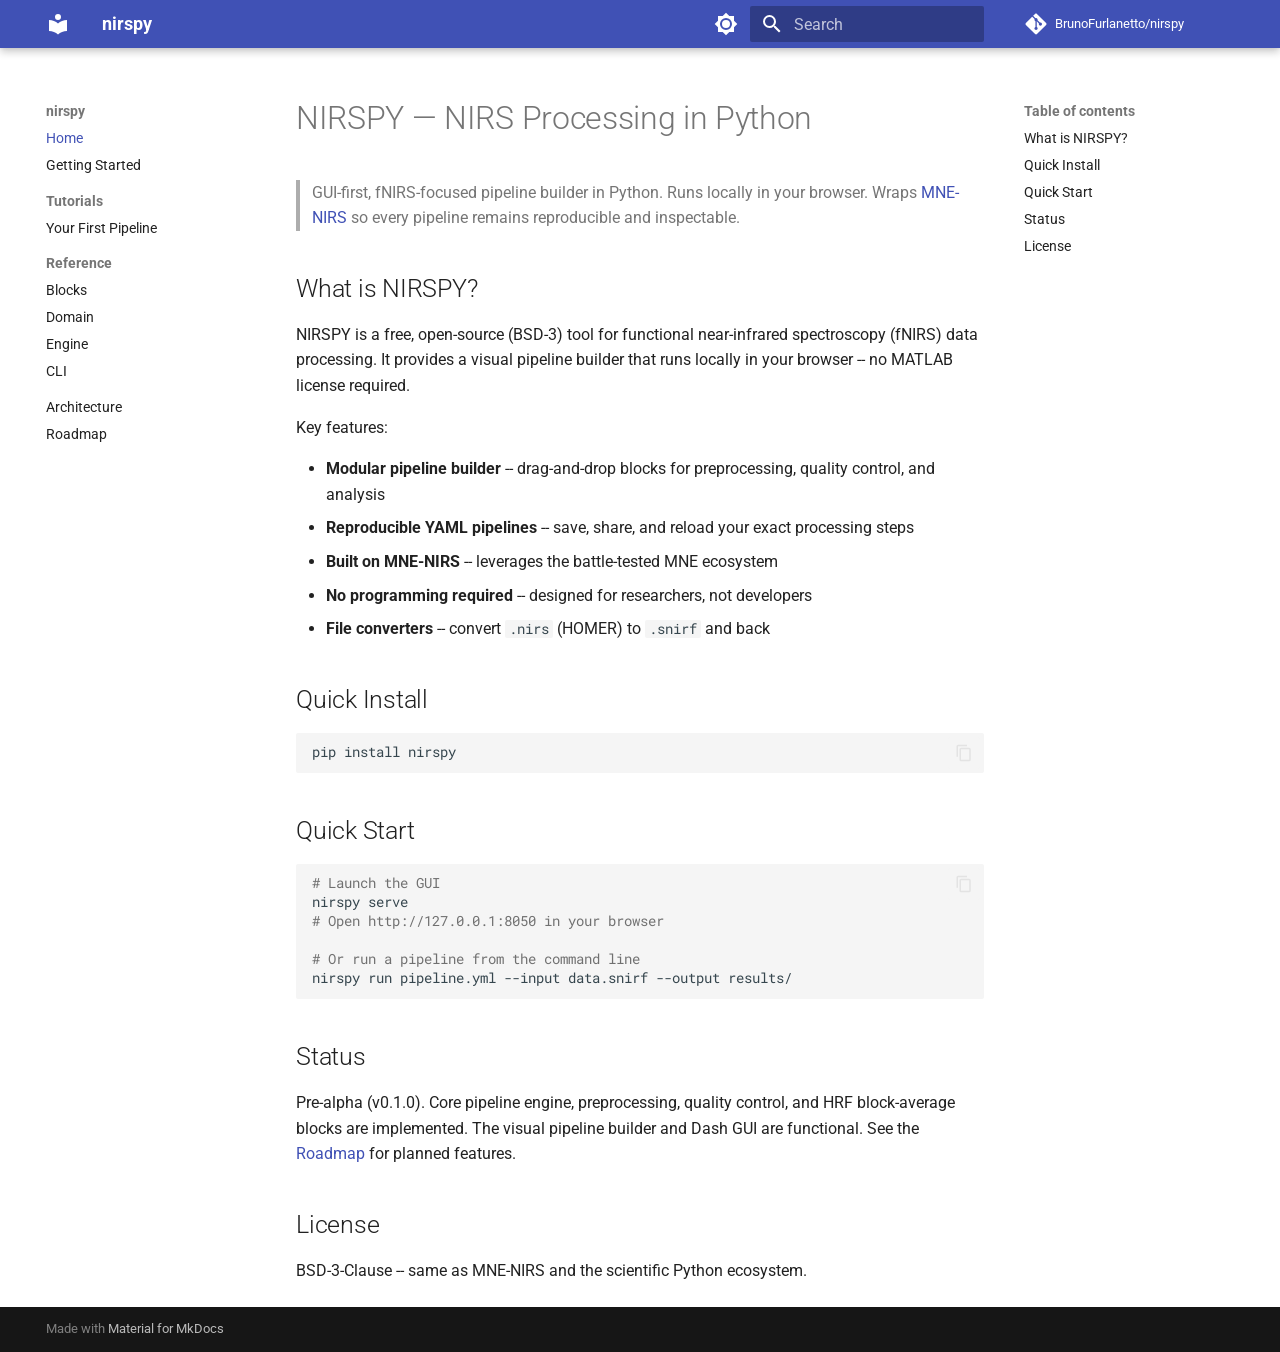
<file: index.html>
<!doctype html>
<html lang="en" class="no-js">
  <head>
    
      <meta charset="utf-8">
      <meta name="viewport" content="width=device-width,initial-scale=1">
      
        <meta name="description" content="GUI-first, fNIRS-focused pipeline builder in Python">
      
      
      
        <link rel="canonical" href="https://brunofurlanetto.github.io/nirspy/">
      
      
      
        <link rel="next" href="getting-started/">
      
      
        
      
      
      <link rel="icon" href="assets/images/favicon.png">
      <meta name="generator" content="mkdocs-1.6.1, mkdocs-material-9.7.6">
    
    
      
        <title>nirspy</title>
      
    
    
      <link rel="stylesheet" href="assets/stylesheets/main.484c7ddc.min.css">
      
        
        <link rel="stylesheet" href="assets/stylesheets/palette.ab4e12ef.min.css">
      
      


    
    
      
    
    
      
        
        
        <link rel="preconnect" href="https://fonts.gstatic.com" crossorigin>
        <link rel="stylesheet" href="https://fonts.googleapis.com/css?family=Roboto:300,300i,400,400i,700,700i%7CRoboto+Mono:400,400i,700,700i&display=fallback">
        <style>:root{--md-text-font:"Roboto";--md-code-font:"Roboto Mono"}</style>
      
    
    
      <link rel="stylesheet" href="assets/_mkdocstrings.css">
    
    <script>__md_scope=new URL(".",location),__md_hash=e=>[...e].reduce(((e,_)=>(e<<5)-e+_.charCodeAt(0)),0),__md_get=(e,_=localStorage,t=__md_scope)=>JSON.parse(_.getItem(t.pathname+"."+e)),__md_set=(e,_,t=localStorage,a=__md_scope)=>{try{t.setItem(a.pathname+"."+e,JSON.stringify(_))}catch(e){}}</script>
    
      

    
    
  </head>
  
  
    
    
      
    
    
    
    
    <body dir="ltr" data-md-color-scheme="default" data-md-color-primary="indigo" data-md-color-accent="indigo">
  
    
    <input class="md-toggle" data-md-toggle="drawer" type="checkbox" id="__drawer" autocomplete="off">
    <input class="md-toggle" data-md-toggle="search" type="checkbox" id="__search" autocomplete="off">
    <label class="md-overlay" for="__drawer"></label>
    <div data-md-component="skip">
      
        
        <a href="#nirspy-nirs-processing-in-python" class="md-skip">
          Skip to content
        </a>
      
    </div>
    <div data-md-component="announce">
      
    </div>
    
    
      

  

<header class="md-header md-header--shadow" data-md-component="header">
  <nav class="md-header__inner md-grid" aria-label="Header">
    <a href="." title="nirspy" class="md-header__button md-logo" aria-label="nirspy" data-md-component="logo">
      
  
  <svg xmlns="http://www.w3.org/2000/svg" viewBox="0 0 24 24"><path d="M12 8a3 3 0 0 0 3-3 3 3 0 0 0-3-3 3 3 0 0 0-3 3 3 3 0 0 0 3 3m0 3.54C9.64 9.35 6.5 8 3 8v11c3.5 0 6.64 1.35 9 3.54 2.36-2.19 5.5-3.54 9-3.54V8c-3.5 0-6.64 1.35-9 3.54"/></svg>

    </a>
    <label class="md-header__button md-icon" for="__drawer">
      
      <svg xmlns="http://www.w3.org/2000/svg" viewBox="0 0 24 24"><path d="M3 6h18v2H3zm0 5h18v2H3zm0 5h18v2H3z"/></svg>
    </label>
    <div class="md-header__title" data-md-component="header-title">
      <div class="md-header__ellipsis">
        <div class="md-header__topic">
          <span class="md-ellipsis">
            nirspy
          </span>
        </div>
        <div class="md-header__topic" data-md-component="header-topic">
          <span class="md-ellipsis">
            
              Home
            
          </span>
        </div>
      </div>
    </div>
    
      
        <form class="md-header__option" data-md-component="palette">
  
    
    
    
    <input class="md-option" data-md-color-media="(prefers-color-scheme: light)" data-md-color-scheme="default" data-md-color-primary="indigo" data-md-color-accent="indigo"  aria-label="Switch to dark mode"  type="radio" name="__palette" id="__palette_0">
    
      <label class="md-header__button md-icon" title="Switch to dark mode" for="__palette_1" hidden>
        <svg xmlns="http://www.w3.org/2000/svg" viewBox="0 0 24 24"><path d="M12 8a4 4 0 0 0-4 4 4 4 0 0 0 4 4 4 4 0 0 0 4-4 4 4 0 0 0-4-4m0 10a6 6 0 0 1-6-6 6 6 0 0 1 6-6 6 6 0 0 1 6 6 6 6 0 0 1-6 6m8-9.31V4h-4.69L12 .69 8.69 4H4v4.69L.69 12 4 15.31V20h4.69L12 23.31 15.31 20H20v-4.69L23.31 12z"/></svg>
      </label>
    
  
    
    
    
    <input class="md-option" data-md-color-media="(prefers-color-scheme: dark)" data-md-color-scheme="slate" data-md-color-primary="indigo" data-md-color-accent="indigo"  aria-label="Switch to light mode"  type="radio" name="__palette" id="__palette_1">
    
      <label class="md-header__button md-icon" title="Switch to light mode" for="__palette_0" hidden>
        <svg xmlns="http://www.w3.org/2000/svg" viewBox="0 0 24 24"><path d="M12 18c-.89 0-1.74-.2-2.5-.55C11.56 16.5 13 14.42 13 12s-1.44-4.5-3.5-5.45C10.26 6.2 11.11 6 12 6a6 6 0 0 1 6 6 6 6 0 0 1-6 6m8-9.31V4h-4.69L12 .69 8.69 4H4v4.69L.69 12 4 15.31V20h4.69L12 23.31 15.31 20H20v-4.69L23.31 12z"/></svg>
      </label>
    
  
</form>
      
    
    
      <script>var palette=__md_get("__palette");if(palette&&palette.color){if("(prefers-color-scheme)"===palette.color.media){var media=matchMedia("(prefers-color-scheme: light)"),input=document.querySelector(media.matches?"[data-md-color-media='(prefers-color-scheme: light)']":"[data-md-color-media='(prefers-color-scheme: dark)']");palette.color.media=input.getAttribute("data-md-color-media"),palette.color.scheme=input.getAttribute("data-md-color-scheme"),palette.color.primary=input.getAttribute("data-md-color-primary"),palette.color.accent=input.getAttribute("data-md-color-accent")}for(var[key,value]of Object.entries(palette.color))document.body.setAttribute("data-md-color-"+key,value)}</script>
    
    
    
      
      
        <label class="md-header__button md-icon" for="__search">
          
          <svg xmlns="http://www.w3.org/2000/svg" viewBox="0 0 24 24"><path d="M9.5 3A6.5 6.5 0 0 1 16 9.5c0 1.61-.59 3.09-1.56 4.23l.27.27h.79l5 5-1.5 1.5-5-5v-.79l-.27-.27A6.52 6.52 0 0 1 9.5 16 6.5 6.5 0 0 1 3 9.5 6.5 6.5 0 0 1 9.5 3m0 2C7 5 5 7 5 9.5S7 14 9.5 14 14 12 14 9.5 12 5 9.5 5"/></svg>
        </label>
        <div class="md-search" data-md-component="search" role="dialog">
  <label class="md-search__overlay" for="__search"></label>
  <div class="md-search__inner" role="search">
    <form class="md-search__form" name="search">
      <input type="text" class="md-search__input" name="query" aria-label="Search" placeholder="Search" autocapitalize="off" autocorrect="off" autocomplete="off" spellcheck="false" data-md-component="search-query" required>
      <label class="md-search__icon md-icon" for="__search">
        
        <svg xmlns="http://www.w3.org/2000/svg" viewBox="0 0 24 24"><path d="M9.5 3A6.5 6.5 0 0 1 16 9.5c0 1.61-.59 3.09-1.56 4.23l.27.27h.79l5 5-1.5 1.5-5-5v-.79l-.27-.27A6.52 6.52 0 0 1 9.5 16 6.5 6.5 0 0 1 3 9.5 6.5 6.5 0 0 1 9.5 3m0 2C7 5 5 7 5 9.5S7 14 9.5 14 14 12 14 9.5 12 5 9.5 5"/></svg>
        
        <svg xmlns="http://www.w3.org/2000/svg" viewBox="0 0 24 24"><path d="M20 11v2H8l5.5 5.5-1.42 1.42L4.16 12l7.92-7.92L13.5 5.5 8 11z"/></svg>
      </label>
      <nav class="md-search__options" aria-label="Search">
        
        <button type="reset" class="md-search__icon md-icon" title="Clear" aria-label="Clear" tabindex="-1">
          
          <svg xmlns="http://www.w3.org/2000/svg" viewBox="0 0 24 24"><path d="M19 6.41 17.59 5 12 10.59 6.41 5 5 6.41 10.59 12 5 17.59 6.41 19 12 13.41 17.59 19 19 17.59 13.41 12z"/></svg>
        </button>
      </nav>
      
    </form>
    <div class="md-search__output">
      <div class="md-search__scrollwrap" tabindex="0" data-md-scrollfix>
        <div class="md-search-result" data-md-component="search-result">
          <div class="md-search-result__meta">
            Initializing search
          </div>
          <ol class="md-search-result__list" role="presentation"></ol>
        </div>
      </div>
    </div>
  </div>
</div>
      
    
    
      <div class="md-header__source">
        <a href="https://github.com/BrunoFurlanetto/nirspy" title="Go to repository" class="md-source" data-md-component="source">
  <div class="md-source__icon md-icon">
    
    <svg xmlns="http://www.w3.org/2000/svg" viewBox="0 0 448 512"><!--! Font Awesome Free 7.1.0 by @fontawesome - https://fontawesome.com License - https://fontawesome.com/license/free (Icons: CC BY 4.0, Fonts: SIL OFL 1.1, Code: MIT License) Copyright 2025 Fonticons, Inc.--><path d="M439.6 236.1 244 40.5c-5.4-5.5-12.8-8.5-20.4-8.5s-15 3-20.4 8.4L162.5 81l51.5 51.5c27.1-9.1 52.7 16.8 43.4 43.7l49.7 49.7c34.2-11.8 61.2 31 35.5 56.7-26.5 26.5-70.2-2.9-56-37.3L240.3 199v121.9c25.3 12.5 22.3 41.8 9.1 55-6.4 6.4-15.2 10.1-24.3 10.1s-17.8-3.6-24.3-10.1c-17.6-17.6-11.1-46.9 11.2-56v-123c-20.8-8.5-24.6-30.7-18.6-45L142.6 101 8.5 235.1C3 240.6 0 247.9 0 255.5s3 15 8.5 20.4l195.6 195.7c5.4 5.4 12.7 8.4 20.4 8.4s15-3 20.4-8.4l194.7-194.7c5.4-5.4 8.4-12.8 8.4-20.4s-3-15-8.4-20.4"/></svg>
  </div>
  <div class="md-source__repository">
    BrunoFurlanetto/nirspy
  </div>
</a>
      </div>
    
  </nav>
  
</header>
    
    <div class="md-container" data-md-component="container">
      
      
        
          
        
      
      <main class="md-main" data-md-component="main">
        <div class="md-main__inner md-grid">
          
            
              
              <div class="md-sidebar md-sidebar--primary" data-md-component="sidebar" data-md-type="navigation" >
                <div class="md-sidebar__scrollwrap">
                  <div class="md-sidebar__inner">
                    



<nav class="md-nav md-nav--primary" aria-label="Navigation" data-md-level="0">
  <label class="md-nav__title" for="__drawer">
    <a href="." title="nirspy" class="md-nav__button md-logo" aria-label="nirspy" data-md-component="logo">
      
  
  <svg xmlns="http://www.w3.org/2000/svg" viewBox="0 0 24 24"><path d="M12 8a3 3 0 0 0 3-3 3 3 0 0 0-3-3 3 3 0 0 0-3 3 3 3 0 0 0 3 3m0 3.54C9.64 9.35 6.5 8 3 8v11c3.5 0 6.64 1.35 9 3.54 2.36-2.19 5.5-3.54 9-3.54V8c-3.5 0-6.64 1.35-9 3.54"/></svg>

    </a>
    nirspy
  </label>
  
    <div class="md-nav__source">
      <a href="https://github.com/BrunoFurlanetto/nirspy" title="Go to repository" class="md-source" data-md-component="source">
  <div class="md-source__icon md-icon">
    
    <svg xmlns="http://www.w3.org/2000/svg" viewBox="0 0 448 512"><!--! Font Awesome Free 7.1.0 by @fontawesome - https://fontawesome.com License - https://fontawesome.com/license/free (Icons: CC BY 4.0, Fonts: SIL OFL 1.1, Code: MIT License) Copyright 2025 Fonticons, Inc.--><path d="M439.6 236.1 244 40.5c-5.4-5.5-12.8-8.5-20.4-8.5s-15 3-20.4 8.4L162.5 81l51.5 51.5c27.1-9.1 52.7 16.8 43.4 43.7l49.7 49.7c34.2-11.8 61.2 31 35.5 56.7-26.5 26.5-70.2-2.9-56-37.3L240.3 199v121.9c25.3 12.5 22.3 41.8 9.1 55-6.4 6.4-15.2 10.1-24.3 10.1s-17.8-3.6-24.3-10.1c-17.6-17.6-11.1-46.9 11.2-56v-123c-20.8-8.5-24.6-30.7-18.6-45L142.6 101 8.5 235.1C3 240.6 0 247.9 0 255.5s3 15 8.5 20.4l195.6 195.7c5.4 5.4 12.7 8.4 20.4 8.4s15-3 20.4-8.4l194.7-194.7c5.4-5.4 8.4-12.8 8.4-20.4s-3-15-8.4-20.4"/></svg>
  </div>
  <div class="md-source__repository">
    BrunoFurlanetto/nirspy
  </div>
</a>
    </div>
  
  <ul class="md-nav__list" data-md-scrollfix>
    
      
      
  
  
    
  
  
  
    <li class="md-nav__item md-nav__item--active">
      
      <input class="md-nav__toggle md-toggle" type="checkbox" id="__toc">
      
      
        
      
      
        <label class="md-nav__link md-nav__link--active" for="__toc">
          
  
  
  <span class="md-ellipsis">
    
  
    Home
  

    
  </span>
  
  

          <span class="md-nav__icon md-icon"></span>
        </label>
      
      <a href="." class="md-nav__link md-nav__link--active">
        
  
  
  <span class="md-ellipsis">
    
  
    Home
  

    
  </span>
  
  

      </a>
      
        

<nav class="md-nav md-nav--secondary" aria-label="Table of contents">
  
  
  
    
  
  
    <label class="md-nav__title" for="__toc">
      <span class="md-nav__icon md-icon"></span>
      Table of contents
    </label>
    <ul class="md-nav__list" data-md-component="toc" data-md-scrollfix>
      
        <li class="md-nav__item">
  <a href="#what-is-nirspy" class="md-nav__link">
    <span class="md-ellipsis">
      
        What is NIRSPY?
      
    </span>
  </a>
  
</li>
      
        <li class="md-nav__item">
  <a href="#quick-install" class="md-nav__link">
    <span class="md-ellipsis">
      
        Quick Install
      
    </span>
  </a>
  
</li>
      
        <li class="md-nav__item">
  <a href="#quick-start" class="md-nav__link">
    <span class="md-ellipsis">
      
        Quick Start
      
    </span>
  </a>
  
</li>
      
        <li class="md-nav__item">
  <a href="#status" class="md-nav__link">
    <span class="md-ellipsis">
      
        Status
      
    </span>
  </a>
  
</li>
      
        <li class="md-nav__item">
  <a href="#license" class="md-nav__link">
    <span class="md-ellipsis">
      
        License
      
    </span>
  </a>
  
</li>
      
    </ul>
  
</nav>
      
    </li>
  

    
      
      
  
  
  
  
    <li class="md-nav__item">
      <a href="getting-started/" class="md-nav__link">
        
  
  
  <span class="md-ellipsis">
    
  
    Getting Started
  

    
  </span>
  
  

      </a>
    </li>
  

    
      
      
  
  
  
  
    
    
    
    
      
        
        
      
    
    
    <li class="md-nav__item md-nav__item--section md-nav__item--nested">
      
        
        
          
        
        <input class="md-nav__toggle md-toggle md-toggle--indeterminate" type="checkbox" id="__nav_3" >
        
          
          <label class="md-nav__link" for="__nav_3" id="__nav_3_label" tabindex="">
            
  
  
  <span class="md-ellipsis">
    
  
    Tutorials
  

    
  </span>
  
  

            <span class="md-nav__icon md-icon"></span>
          </label>
        
        <nav class="md-nav" data-md-level="1" aria-labelledby="__nav_3_label" aria-expanded="false">
          <label class="md-nav__title" for="__nav_3">
            <span class="md-nav__icon md-icon"></span>
            
  
    Tutorials
  

          </label>
          <ul class="md-nav__list" data-md-scrollfix>
            
              
                
  
  
  
  
    <li class="md-nav__item">
      <a href="tutorials/first-pipeline/" class="md-nav__link">
        
  
  
  <span class="md-ellipsis">
    
  
    Your First Pipeline
  

    
  </span>
  
  

      </a>
    </li>
  

              
            
          </ul>
        </nav>
      
    </li>
  

    
      
      
  
  
  
  
    
    
    
    
      
        
        
      
    
    
    <li class="md-nav__item md-nav__item--section md-nav__item--nested">
      
        
        
          
        
        <input class="md-nav__toggle md-toggle md-toggle--indeterminate" type="checkbox" id="__nav_4" >
        
          
          <label class="md-nav__link" for="__nav_4" id="__nav_4_label" tabindex="">
            
  
  
  <span class="md-ellipsis">
    
  
    Reference
  

    
  </span>
  
  

            <span class="md-nav__icon md-icon"></span>
          </label>
        
        <nav class="md-nav" data-md-level="1" aria-labelledby="__nav_4_label" aria-expanded="false">
          <label class="md-nav__title" for="__nav_4">
            <span class="md-nav__icon md-icon"></span>
            
  
    Reference
  

          </label>
          <ul class="md-nav__list" data-md-scrollfix>
            
              
                
  
  
  
  
    <li class="md-nav__item">
      <a href="reference/blocks/" class="md-nav__link">
        
  
  
  <span class="md-ellipsis">
    
  
    Blocks
  

    
  </span>
  
  

      </a>
    </li>
  

              
            
              
                
  
  
  
  
    <li class="md-nav__item">
      <a href="reference/domain/" class="md-nav__link">
        
  
  
  <span class="md-ellipsis">
    
  
    Domain
  

    
  </span>
  
  

      </a>
    </li>
  

              
            
              
                
  
  
  
  
    <li class="md-nav__item">
      <a href="reference/engine/" class="md-nav__link">
        
  
  
  <span class="md-ellipsis">
    
  
    Engine
  

    
  </span>
  
  

      </a>
    </li>
  

              
            
              
                
  
  
  
  
    <li class="md-nav__item">
      <a href="reference/cli/" class="md-nav__link">
        
  
  
  <span class="md-ellipsis">
    
  
    CLI
  

    
  </span>
  
  

      </a>
    </li>
  

              
            
          </ul>
        </nav>
      
    </li>
  

    
      
      
  
  
  
  
    <li class="md-nav__item">
      <a href="architecture/" class="md-nav__link">
        
  
  
  <span class="md-ellipsis">
    
  
    Architecture
  

    
  </span>
  
  

      </a>
    </li>
  

    
      
      
  
  
  
  
    <li class="md-nav__item">
      <a href="roadmap/" class="md-nav__link">
        
  
  
  <span class="md-ellipsis">
    
  
    Roadmap
  

    
  </span>
  
  

      </a>
    </li>
  

    
  </ul>
</nav>
                  </div>
                </div>
              </div>
            
            
              
              <div class="md-sidebar md-sidebar--secondary" data-md-component="sidebar" data-md-type="toc" >
                <div class="md-sidebar__scrollwrap">
                  <div class="md-sidebar__inner">
                    

<nav class="md-nav md-nav--secondary" aria-label="Table of contents">
  
  
  
    
  
  
    <label class="md-nav__title" for="__toc">
      <span class="md-nav__icon md-icon"></span>
      Table of contents
    </label>
    <ul class="md-nav__list" data-md-component="toc" data-md-scrollfix>
      
        <li class="md-nav__item">
  <a href="#what-is-nirspy" class="md-nav__link">
    <span class="md-ellipsis">
      
        What is NIRSPY?
      
    </span>
  </a>
  
</li>
      
        <li class="md-nav__item">
  <a href="#quick-install" class="md-nav__link">
    <span class="md-ellipsis">
      
        Quick Install
      
    </span>
  </a>
  
</li>
      
        <li class="md-nav__item">
  <a href="#quick-start" class="md-nav__link">
    <span class="md-ellipsis">
      
        Quick Start
      
    </span>
  </a>
  
</li>
      
        <li class="md-nav__item">
  <a href="#status" class="md-nav__link">
    <span class="md-ellipsis">
      
        Status
      
    </span>
  </a>
  
</li>
      
        <li class="md-nav__item">
  <a href="#license" class="md-nav__link">
    <span class="md-ellipsis">
      
        License
      
    </span>
  </a>
  
</li>
      
    </ul>
  
</nav>
                  </div>
                </div>
              </div>
            
          
          
            <div class="md-content" data-md-component="content">
              
              <article class="md-content__inner md-typeset">
                
                  


  
  


<h1 id="nirspy-nirs-processing-in-python">NIRSPY — NIRS Processing in Python</h1>
<blockquote>
<p>GUI-first, fNIRS-focused pipeline builder in Python.
Runs locally in your browser. Wraps <a href="https://mne.tools/mne-nirs/">MNE-NIRS</a>
so every pipeline remains reproducible and inspectable.</p>
</blockquote>
<h2 id="what-is-nirspy">What is NIRSPY?</h2>
<p>NIRSPY is a free, open-source (BSD-3) tool for functional near-infrared
spectroscopy (fNIRS) data processing. It provides a visual pipeline builder
that runs locally in your browser -- no MATLAB license required.</p>
<p>Key features:</p>
<ul>
<li><strong>Modular pipeline builder</strong> -- drag-and-drop blocks for preprocessing,
  quality control, and analysis</li>
<li><strong>Reproducible YAML pipelines</strong> -- save, share, and reload your exact
  processing steps</li>
<li><strong>Built on MNE-NIRS</strong> -- leverages the battle-tested MNE ecosystem</li>
<li><strong>No programming required</strong> -- designed for researchers, not developers</li>
<li><strong>File converters</strong> -- convert <code>.nirs</code> (HOMER) to <code>.snirf</code> and back</li>
</ul>
<h2 id="quick-install">Quick Install</h2>
<div class="highlight"><pre><span></span><code><a id="__codelineno-0-1" name="__codelineno-0-1" href="#__codelineno-0-1"></a>pip<span class="w"> </span>install<span class="w"> </span>nirspy
</code></pre></div>
<h2 id="quick-start">Quick Start</h2>
<div class="highlight"><pre><span></span><code><a id="__codelineno-1-1" name="__codelineno-1-1" href="#__codelineno-1-1"></a><span class="c1"># Launch the GUI</span>
<a id="__codelineno-1-2" name="__codelineno-1-2" href="#__codelineno-1-2"></a>nirspy<span class="w"> </span>serve
<a id="__codelineno-1-3" name="__codelineno-1-3" href="#__codelineno-1-3"></a><span class="c1"># Open http://127.0.0.1:8050 in your browser</span>
<a id="__codelineno-1-4" name="__codelineno-1-4" href="#__codelineno-1-4"></a>
<a id="__codelineno-1-5" name="__codelineno-1-5" href="#__codelineno-1-5"></a><span class="c1"># Or run a pipeline from the command line</span>
<a id="__codelineno-1-6" name="__codelineno-1-6" href="#__codelineno-1-6"></a>nirspy<span class="w"> </span>run<span class="w"> </span>pipeline.yml<span class="w"> </span>--input<span class="w"> </span>data.snirf<span class="w"> </span>--output<span class="w"> </span>results/
</code></pre></div>
<h2 id="status">Status</h2>
<p>Pre-alpha (v0.1.0). Core pipeline engine, preprocessing, quality control,
and HRF block-average blocks are implemented. The visual pipeline builder
and Dash GUI are functional. See the <a href="roadmap/">Roadmap</a> for planned
features.</p>
<h2 id="license">License</h2>
<p>BSD-3-Clause -- same as MNE-NIRS and the scientific Python ecosystem.</p>












                
              </article>
            </div>
          
          
<script>var target=document.getElementById(location.hash.slice(1));target&&target.name&&(target.checked=target.name.startsWith("__tabbed_"))</script>
        </div>
        
      </main>
      
        <footer class="md-footer">
  
  <div class="md-footer-meta md-typeset">
    <div class="md-footer-meta__inner md-grid">
      <div class="md-copyright">
  
  
    Made with
    <a href="https://squidfunk.github.io/mkdocs-material/" target="_blank" rel="noopener">
      Material for MkDocs
    </a>
  
</div>
      
    </div>
  </div>
</footer>
      
    </div>
    <div class="md-dialog" data-md-component="dialog">
      <div class="md-dialog__inner md-typeset"></div>
    </div>
    
    
    
      
      
      <script id="__config" type="application/json">{"annotate": null, "base": ".", "features": ["content.code.copy", "navigation.sections", "navigation.expand"], "search": "assets/javascripts/workers/search.2c215733.min.js", "tags": null, "translations": {"clipboard.copied": "Copied to clipboard", "clipboard.copy": "Copy to clipboard", "search.result.more.one": "1 more on this page", "search.result.more.other": "# more on this page", "search.result.none": "No matching documents", "search.result.one": "1 matching document", "search.result.other": "# matching documents", "search.result.placeholder": "Type to start searching", "search.result.term.missing": "Missing", "select.version": "Select version"}, "version": null}</script>
    
    
      <script src="assets/javascripts/bundle.79ae519e.min.js"></script>
      
    
  </body>
</html>
</file>
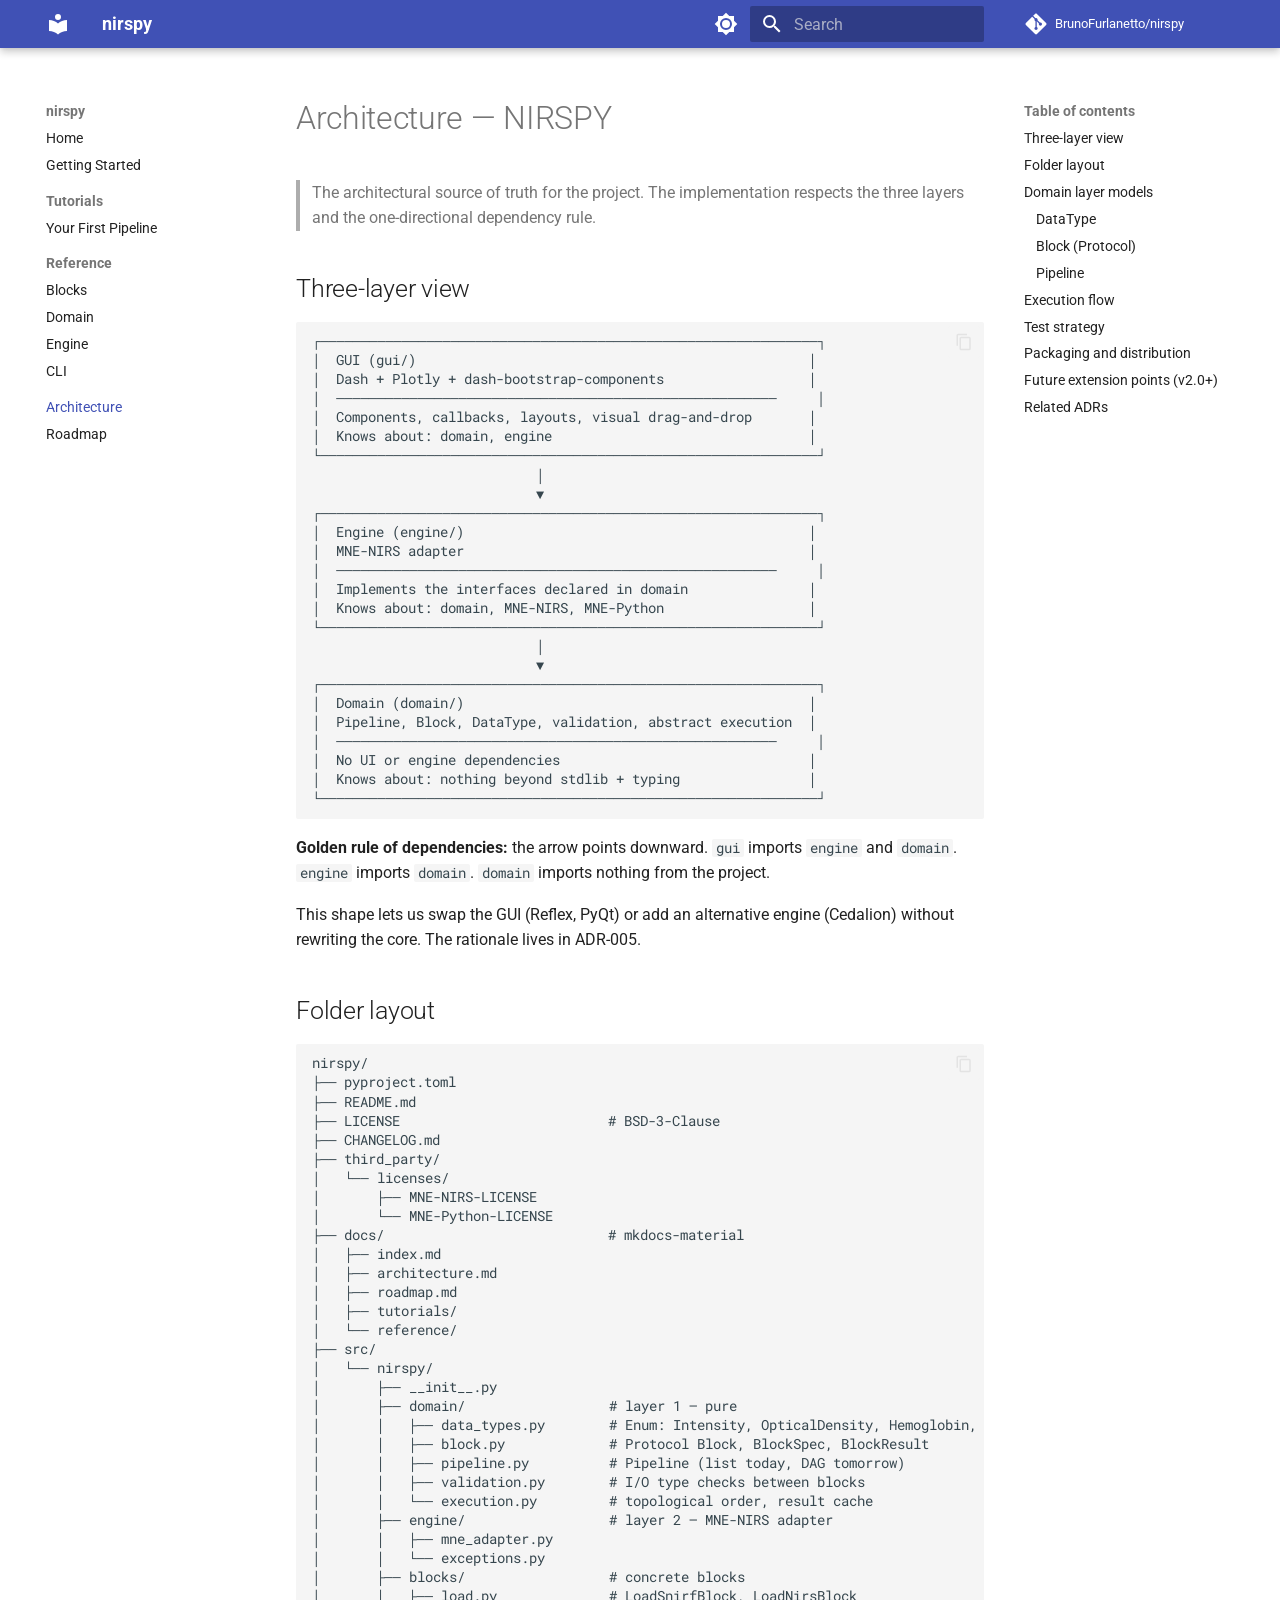
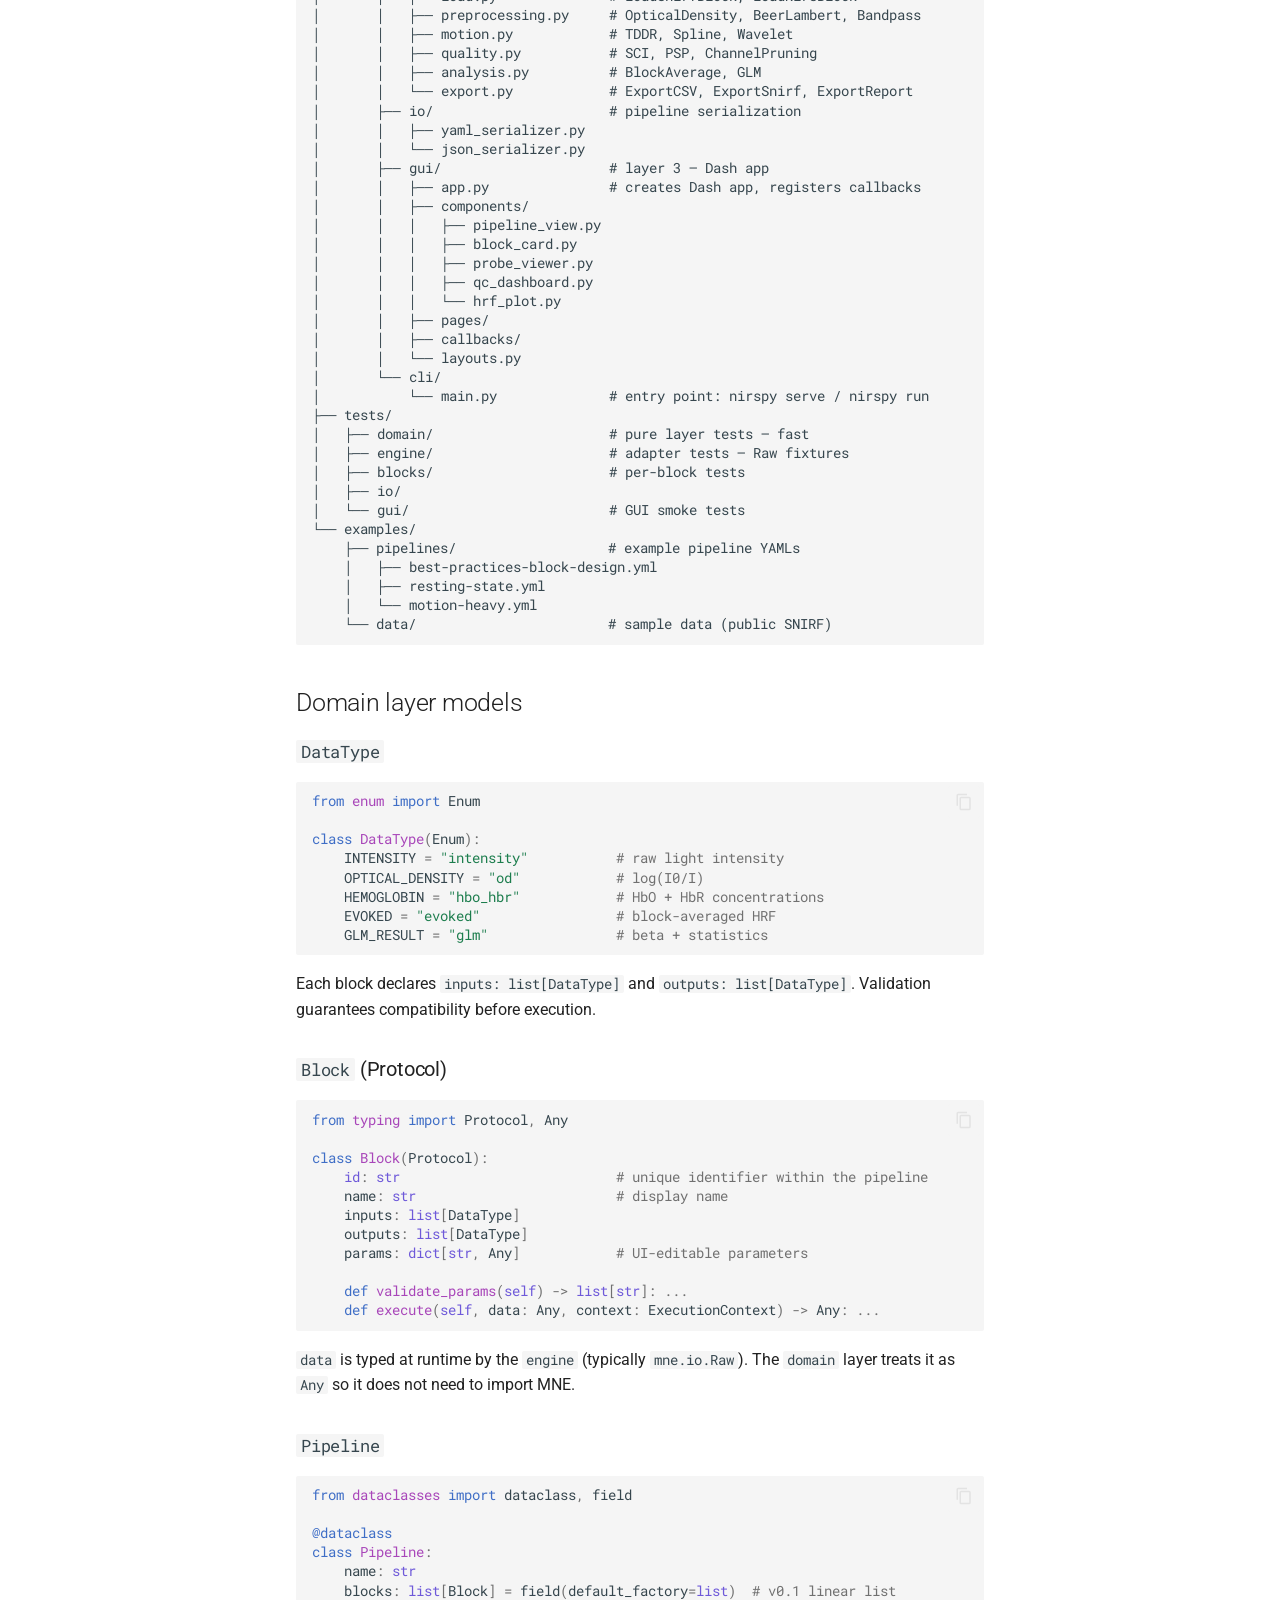
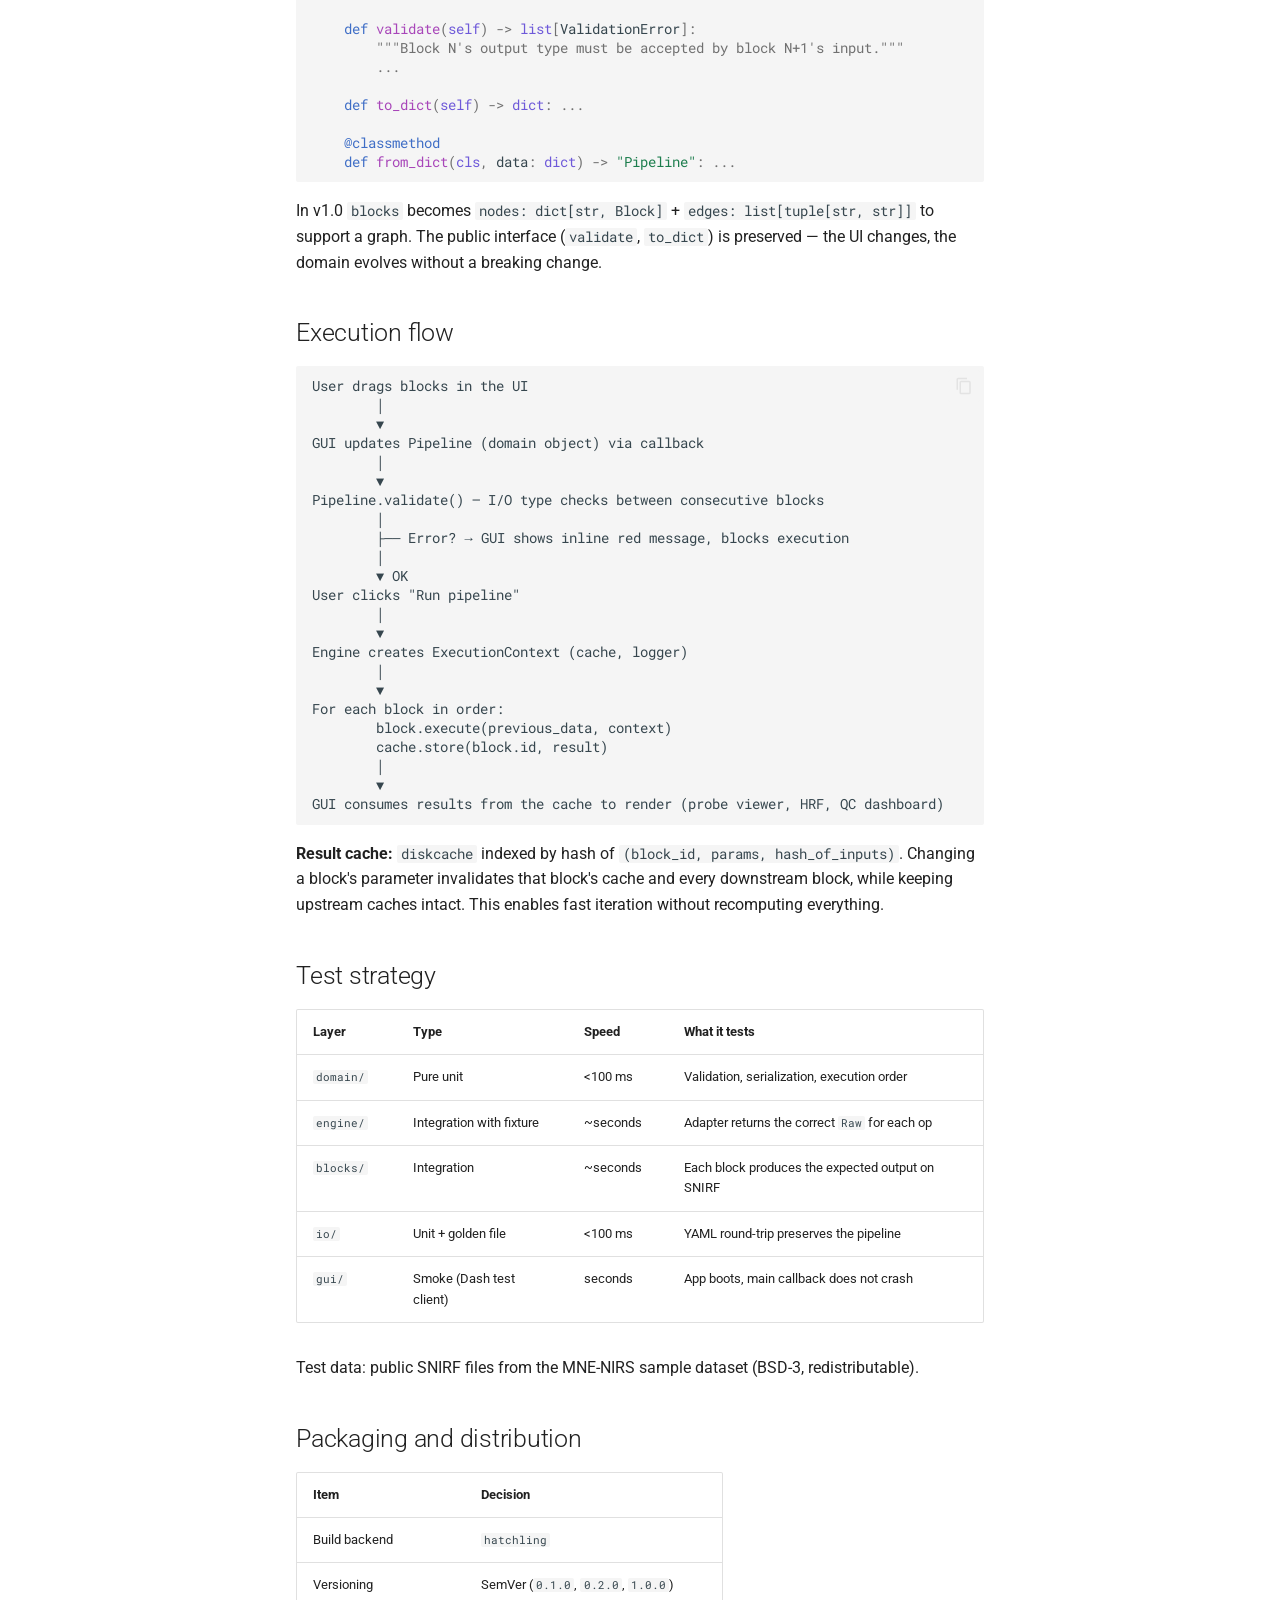
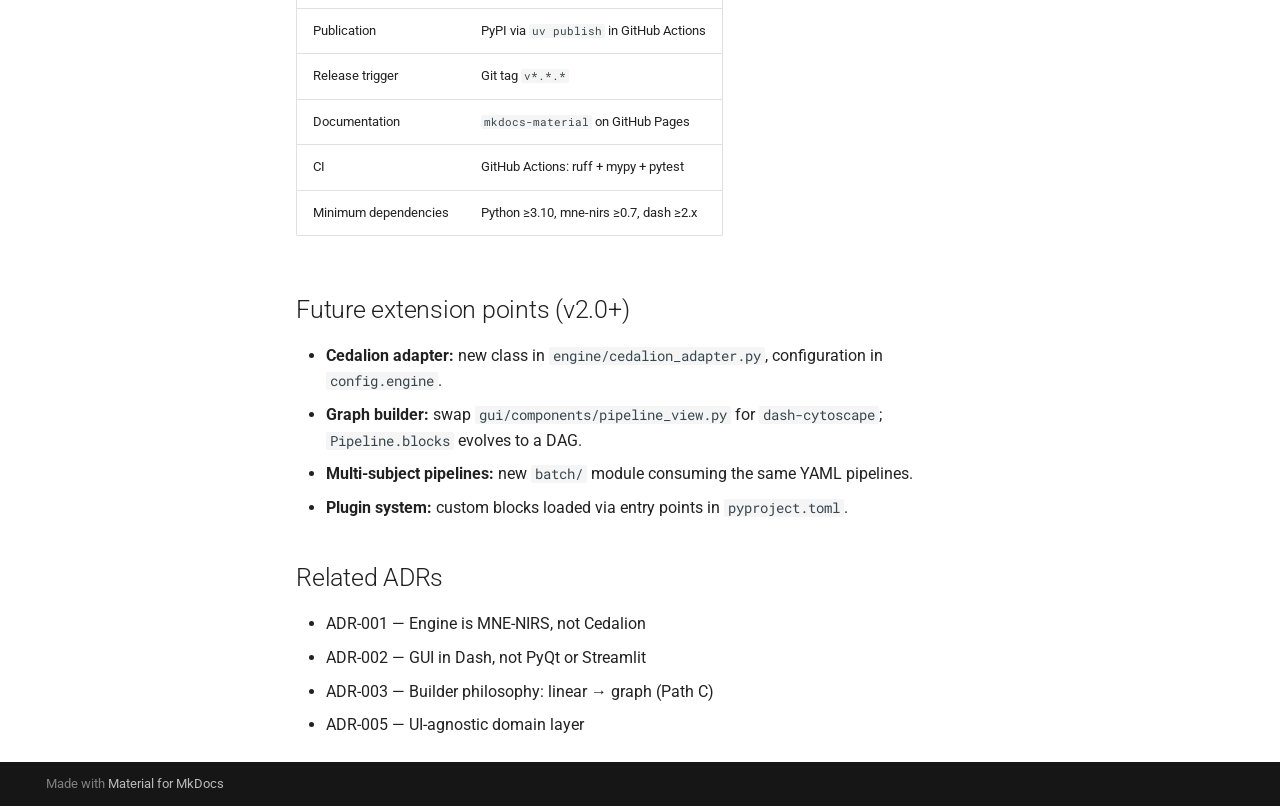
<file: architecture/index.html>
<!doctype html>
<html lang="en" class="no-js">
  <head>
    
      <meta charset="utf-8">
      <meta name="viewport" content="width=device-width,initial-scale=1">
      
        <meta name="description" content="GUI-first, fNIRS-focused pipeline builder in Python">
      
      
      
        <link rel="canonical" href="https://brunofurlanetto.github.io/nirspy/architecture/">
      
      
        <link rel="prev" href="../reference/cli/">
      
      
        <link rel="next" href="../roadmap/">
      
      
        
      
      
      <link rel="icon" href="../assets/images/favicon.png">
      <meta name="generator" content="mkdocs-1.6.1, mkdocs-material-9.7.6">
    
    
      
        <title>Architecture - nirspy</title>
      
    
    
      <link rel="stylesheet" href="../assets/stylesheets/main.484c7ddc.min.css">
      
        
        <link rel="stylesheet" href="../assets/stylesheets/palette.ab4e12ef.min.css">
      
      


    
    
      
    
    
      
        
        
        <link rel="preconnect" href="https://fonts.gstatic.com" crossorigin>
        <link rel="stylesheet" href="https://fonts.googleapis.com/css?family=Roboto:300,300i,400,400i,700,700i%7CRoboto+Mono:400,400i,700,700i&display=fallback">
        <style>:root{--md-text-font:"Roboto";--md-code-font:"Roboto Mono"}</style>
      
    
    
      <link rel="stylesheet" href="../assets/_mkdocstrings.css">
    
    <script>__md_scope=new URL("..",location),__md_hash=e=>[...e].reduce(((e,_)=>(e<<5)-e+_.charCodeAt(0)),0),__md_get=(e,_=localStorage,t=__md_scope)=>JSON.parse(_.getItem(t.pathname+"."+e)),__md_set=(e,_,t=localStorage,a=__md_scope)=>{try{t.setItem(a.pathname+"."+e,JSON.stringify(_))}catch(e){}}</script>
    
      

    
    
  </head>
  
  
    
    
      
    
    
    
    
    <body dir="ltr" data-md-color-scheme="default" data-md-color-primary="indigo" data-md-color-accent="indigo">
  
    
    <input class="md-toggle" data-md-toggle="drawer" type="checkbox" id="__drawer" autocomplete="off">
    <input class="md-toggle" data-md-toggle="search" type="checkbox" id="__search" autocomplete="off">
    <label class="md-overlay" for="__drawer"></label>
    <div data-md-component="skip">
      
        
        <a href="#architecture-nirspy" class="md-skip">
          Skip to content
        </a>
      
    </div>
    <div data-md-component="announce">
      
    </div>
    
    
      

  

<header class="md-header md-header--shadow" data-md-component="header">
  <nav class="md-header__inner md-grid" aria-label="Header">
    <a href=".." title="nirspy" class="md-header__button md-logo" aria-label="nirspy" data-md-component="logo">
      
  
  <svg xmlns="http://www.w3.org/2000/svg" viewBox="0 0 24 24"><path d="M12 8a3 3 0 0 0 3-3 3 3 0 0 0-3-3 3 3 0 0 0-3 3 3 3 0 0 0 3 3m0 3.54C9.64 9.35 6.5 8 3 8v11c3.5 0 6.64 1.35 9 3.54 2.36-2.19 5.5-3.54 9-3.54V8c-3.5 0-6.64 1.35-9 3.54"/></svg>

    </a>
    <label class="md-header__button md-icon" for="__drawer">
      
      <svg xmlns="http://www.w3.org/2000/svg" viewBox="0 0 24 24"><path d="M3 6h18v2H3zm0 5h18v2H3zm0 5h18v2H3z"/></svg>
    </label>
    <div class="md-header__title" data-md-component="header-title">
      <div class="md-header__ellipsis">
        <div class="md-header__topic">
          <span class="md-ellipsis">
            nirspy
          </span>
        </div>
        <div class="md-header__topic" data-md-component="header-topic">
          <span class="md-ellipsis">
            
              Architecture
            
          </span>
        </div>
      </div>
    </div>
    
      
        <form class="md-header__option" data-md-component="palette">
  
    
    
    
    <input class="md-option" data-md-color-media="(prefers-color-scheme: light)" data-md-color-scheme="default" data-md-color-primary="indigo" data-md-color-accent="indigo"  aria-label="Switch to dark mode"  type="radio" name="__palette" id="__palette_0">
    
      <label class="md-header__button md-icon" title="Switch to dark mode" for="__palette_1" hidden>
        <svg xmlns="http://www.w3.org/2000/svg" viewBox="0 0 24 24"><path d="M12 8a4 4 0 0 0-4 4 4 4 0 0 0 4 4 4 4 0 0 0 4-4 4 4 0 0 0-4-4m0 10a6 6 0 0 1-6-6 6 6 0 0 1 6-6 6 6 0 0 1 6 6 6 6 0 0 1-6 6m8-9.31V4h-4.69L12 .69 8.69 4H4v4.69L.69 12 4 15.31V20h4.69L12 23.31 15.31 20H20v-4.69L23.31 12z"/></svg>
      </label>
    
  
    
    
    
    <input class="md-option" data-md-color-media="(prefers-color-scheme: dark)" data-md-color-scheme="slate" data-md-color-primary="indigo" data-md-color-accent="indigo"  aria-label="Switch to light mode"  type="radio" name="__palette" id="__palette_1">
    
      <label class="md-header__button md-icon" title="Switch to light mode" for="__palette_0" hidden>
        <svg xmlns="http://www.w3.org/2000/svg" viewBox="0 0 24 24"><path d="M12 18c-.89 0-1.74-.2-2.5-.55C11.56 16.5 13 14.42 13 12s-1.44-4.5-3.5-5.45C10.26 6.2 11.11 6 12 6a6 6 0 0 1 6 6 6 6 0 0 1-6 6m8-9.31V4h-4.69L12 .69 8.69 4H4v4.69L.69 12 4 15.31V20h4.69L12 23.31 15.31 20H20v-4.69L23.31 12z"/></svg>
      </label>
    
  
</form>
      
    
    
      <script>var palette=__md_get("__palette");if(palette&&palette.color){if("(prefers-color-scheme)"===palette.color.media){var media=matchMedia("(prefers-color-scheme: light)"),input=document.querySelector(media.matches?"[data-md-color-media='(prefers-color-scheme: light)']":"[data-md-color-media='(prefers-color-scheme: dark)']");palette.color.media=input.getAttribute("data-md-color-media"),palette.color.scheme=input.getAttribute("data-md-color-scheme"),palette.color.primary=input.getAttribute("data-md-color-primary"),palette.color.accent=input.getAttribute("data-md-color-accent")}for(var[key,value]of Object.entries(palette.color))document.body.setAttribute("data-md-color-"+key,value)}</script>
    
    
    
      
      
        <label class="md-header__button md-icon" for="__search">
          
          <svg xmlns="http://www.w3.org/2000/svg" viewBox="0 0 24 24"><path d="M9.5 3A6.5 6.5 0 0 1 16 9.5c0 1.61-.59 3.09-1.56 4.23l.27.27h.79l5 5-1.5 1.5-5-5v-.79l-.27-.27A6.52 6.52 0 0 1 9.5 16 6.5 6.5 0 0 1 3 9.5 6.5 6.5 0 0 1 9.5 3m0 2C7 5 5 7 5 9.5S7 14 9.5 14 14 12 14 9.5 12 5 9.5 5"/></svg>
        </label>
        <div class="md-search" data-md-component="search" role="dialog">
  <label class="md-search__overlay" for="__search"></label>
  <div class="md-search__inner" role="search">
    <form class="md-search__form" name="search">
      <input type="text" class="md-search__input" name="query" aria-label="Search" placeholder="Search" autocapitalize="off" autocorrect="off" autocomplete="off" spellcheck="false" data-md-component="search-query" required>
      <label class="md-search__icon md-icon" for="__search">
        
        <svg xmlns="http://www.w3.org/2000/svg" viewBox="0 0 24 24"><path d="M9.5 3A6.5 6.5 0 0 1 16 9.5c0 1.61-.59 3.09-1.56 4.23l.27.27h.79l5 5-1.5 1.5-5-5v-.79l-.27-.27A6.52 6.52 0 0 1 9.5 16 6.5 6.5 0 0 1 3 9.5 6.5 6.5 0 0 1 9.5 3m0 2C7 5 5 7 5 9.5S7 14 9.5 14 14 12 14 9.5 12 5 9.5 5"/></svg>
        
        <svg xmlns="http://www.w3.org/2000/svg" viewBox="0 0 24 24"><path d="M20 11v2H8l5.5 5.5-1.42 1.42L4.16 12l7.92-7.92L13.5 5.5 8 11z"/></svg>
      </label>
      <nav class="md-search__options" aria-label="Search">
        
        <button type="reset" class="md-search__icon md-icon" title="Clear" aria-label="Clear" tabindex="-1">
          
          <svg xmlns="http://www.w3.org/2000/svg" viewBox="0 0 24 24"><path d="M19 6.41 17.59 5 12 10.59 6.41 5 5 6.41 10.59 12 5 17.59 6.41 19 12 13.41 17.59 19 19 17.59 13.41 12z"/></svg>
        </button>
      </nav>
      
    </form>
    <div class="md-search__output">
      <div class="md-search__scrollwrap" tabindex="0" data-md-scrollfix>
        <div class="md-search-result" data-md-component="search-result">
          <div class="md-search-result__meta">
            Initializing search
          </div>
          <ol class="md-search-result__list" role="presentation"></ol>
        </div>
      </div>
    </div>
  </div>
</div>
      
    
    
      <div class="md-header__source">
        <a href="https://github.com/BrunoFurlanetto/nirspy" title="Go to repository" class="md-source" data-md-component="source">
  <div class="md-source__icon md-icon">
    
    <svg xmlns="http://www.w3.org/2000/svg" viewBox="0 0 448 512"><!--! Font Awesome Free 7.1.0 by @fontawesome - https://fontawesome.com License - https://fontawesome.com/license/free (Icons: CC BY 4.0, Fonts: SIL OFL 1.1, Code: MIT License) Copyright 2025 Fonticons, Inc.--><path d="M439.6 236.1 244 40.5c-5.4-5.5-12.8-8.5-20.4-8.5s-15 3-20.4 8.4L162.5 81l51.5 51.5c27.1-9.1 52.7 16.8 43.4 43.7l49.7 49.7c34.2-11.8 61.2 31 35.5 56.7-26.5 26.5-70.2-2.9-56-37.3L240.3 199v121.9c25.3 12.5 22.3 41.8 9.1 55-6.4 6.4-15.2 10.1-24.3 10.1s-17.8-3.6-24.3-10.1c-17.6-17.6-11.1-46.9 11.2-56v-123c-20.8-8.5-24.6-30.7-18.6-45L142.6 101 8.5 235.1C3 240.6 0 247.9 0 255.5s3 15 8.5 20.4l195.6 195.7c5.4 5.4 12.7 8.4 20.4 8.4s15-3 20.4-8.4l194.7-194.7c5.4-5.4 8.4-12.8 8.4-20.4s-3-15-8.4-20.4"/></svg>
  </div>
  <div class="md-source__repository">
    BrunoFurlanetto/nirspy
  </div>
</a>
      </div>
    
  </nav>
  
</header>
    
    <div class="md-container" data-md-component="container">
      
      
        
          
        
      
      <main class="md-main" data-md-component="main">
        <div class="md-main__inner md-grid">
          
            
              
              <div class="md-sidebar md-sidebar--primary" data-md-component="sidebar" data-md-type="navigation" >
                <div class="md-sidebar__scrollwrap">
                  <div class="md-sidebar__inner">
                    



<nav class="md-nav md-nav--primary" aria-label="Navigation" data-md-level="0">
  <label class="md-nav__title" for="__drawer">
    <a href=".." title="nirspy" class="md-nav__button md-logo" aria-label="nirspy" data-md-component="logo">
      
  
  <svg xmlns="http://www.w3.org/2000/svg" viewBox="0 0 24 24"><path d="M12 8a3 3 0 0 0 3-3 3 3 0 0 0-3-3 3 3 0 0 0-3 3 3 3 0 0 0 3 3m0 3.54C9.64 9.35 6.5 8 3 8v11c3.5 0 6.64 1.35 9 3.54 2.36-2.19 5.5-3.54 9-3.54V8c-3.5 0-6.64 1.35-9 3.54"/></svg>

    </a>
    nirspy
  </label>
  
    <div class="md-nav__source">
      <a href="https://github.com/BrunoFurlanetto/nirspy" title="Go to repository" class="md-source" data-md-component="source">
  <div class="md-source__icon md-icon">
    
    <svg xmlns="http://www.w3.org/2000/svg" viewBox="0 0 448 512"><!--! Font Awesome Free 7.1.0 by @fontawesome - https://fontawesome.com License - https://fontawesome.com/license/free (Icons: CC BY 4.0, Fonts: SIL OFL 1.1, Code: MIT License) Copyright 2025 Fonticons, Inc.--><path d="M439.6 236.1 244 40.5c-5.4-5.5-12.8-8.5-20.4-8.5s-15 3-20.4 8.4L162.5 81l51.5 51.5c27.1-9.1 52.7 16.8 43.4 43.7l49.7 49.7c34.2-11.8 61.2 31 35.5 56.7-26.5 26.5-70.2-2.9-56-37.3L240.3 199v121.9c25.3 12.5 22.3 41.8 9.1 55-6.4 6.4-15.2 10.1-24.3 10.1s-17.8-3.6-24.3-10.1c-17.6-17.6-11.1-46.9 11.2-56v-123c-20.8-8.5-24.6-30.7-18.6-45L142.6 101 8.5 235.1C3 240.6 0 247.9 0 255.5s3 15 8.5 20.4l195.6 195.7c5.4 5.4 12.7 8.4 20.4 8.4s15-3 20.4-8.4l194.7-194.7c5.4-5.4 8.4-12.8 8.4-20.4s-3-15-8.4-20.4"/></svg>
  </div>
  <div class="md-source__repository">
    BrunoFurlanetto/nirspy
  </div>
</a>
    </div>
  
  <ul class="md-nav__list" data-md-scrollfix>
    
      
      
  
  
  
  
    <li class="md-nav__item">
      <a href=".." class="md-nav__link">
        
  
  
  <span class="md-ellipsis">
    
  
    Home
  

    
  </span>
  
  

      </a>
    </li>
  

    
      
      
  
  
  
  
    <li class="md-nav__item">
      <a href="../getting-started/" class="md-nav__link">
        
  
  
  <span class="md-ellipsis">
    
  
    Getting Started
  

    
  </span>
  
  

      </a>
    </li>
  

    
      
      
  
  
  
  
    
    
    
    
      
        
        
      
    
    
    <li class="md-nav__item md-nav__item--section md-nav__item--nested">
      
        
        
          
        
        <input class="md-nav__toggle md-toggle md-toggle--indeterminate" type="checkbox" id="__nav_3" >
        
          
          <label class="md-nav__link" for="__nav_3" id="__nav_3_label" tabindex="">
            
  
  
  <span class="md-ellipsis">
    
  
    Tutorials
  

    
  </span>
  
  

            <span class="md-nav__icon md-icon"></span>
          </label>
        
        <nav class="md-nav" data-md-level="1" aria-labelledby="__nav_3_label" aria-expanded="false">
          <label class="md-nav__title" for="__nav_3">
            <span class="md-nav__icon md-icon"></span>
            
  
    Tutorials
  

          </label>
          <ul class="md-nav__list" data-md-scrollfix>
            
              
                
  
  
  
  
    <li class="md-nav__item">
      <a href="../tutorials/first-pipeline/" class="md-nav__link">
        
  
  
  <span class="md-ellipsis">
    
  
    Your First Pipeline
  

    
  </span>
  
  

      </a>
    </li>
  

              
            
          </ul>
        </nav>
      
    </li>
  

    
      
      
  
  
  
  
    
    
    
    
      
        
        
      
    
    
    <li class="md-nav__item md-nav__item--section md-nav__item--nested">
      
        
        
          
        
        <input class="md-nav__toggle md-toggle md-toggle--indeterminate" type="checkbox" id="__nav_4" >
        
          
          <label class="md-nav__link" for="__nav_4" id="__nav_4_label" tabindex="">
            
  
  
  <span class="md-ellipsis">
    
  
    Reference
  

    
  </span>
  
  

            <span class="md-nav__icon md-icon"></span>
          </label>
        
        <nav class="md-nav" data-md-level="1" aria-labelledby="__nav_4_label" aria-expanded="false">
          <label class="md-nav__title" for="__nav_4">
            <span class="md-nav__icon md-icon"></span>
            
  
    Reference
  

          </label>
          <ul class="md-nav__list" data-md-scrollfix>
            
              
                
  
  
  
  
    <li class="md-nav__item">
      <a href="../reference/blocks/" class="md-nav__link">
        
  
  
  <span class="md-ellipsis">
    
  
    Blocks
  

    
  </span>
  
  

      </a>
    </li>
  

              
            
              
                
  
  
  
  
    <li class="md-nav__item">
      <a href="../reference/domain/" class="md-nav__link">
        
  
  
  <span class="md-ellipsis">
    
  
    Domain
  

    
  </span>
  
  

      </a>
    </li>
  

              
            
              
                
  
  
  
  
    <li class="md-nav__item">
      <a href="../reference/engine/" class="md-nav__link">
        
  
  
  <span class="md-ellipsis">
    
  
    Engine
  

    
  </span>
  
  

      </a>
    </li>
  

              
            
              
                
  
  
  
  
    <li class="md-nav__item">
      <a href="../reference/cli/" class="md-nav__link">
        
  
  
  <span class="md-ellipsis">
    
  
    CLI
  

    
  </span>
  
  

      </a>
    </li>
  

              
            
          </ul>
        </nav>
      
    </li>
  

    
      
      
  
  
    
  
  
  
    <li class="md-nav__item md-nav__item--active">
      
      <input class="md-nav__toggle md-toggle" type="checkbox" id="__toc">
      
      
        
      
      
        <label class="md-nav__link md-nav__link--active" for="__toc">
          
  
  
  <span class="md-ellipsis">
    
  
    Architecture
  

    
  </span>
  
  

          <span class="md-nav__icon md-icon"></span>
        </label>
      
      <a href="./" class="md-nav__link md-nav__link--active">
        
  
  
  <span class="md-ellipsis">
    
  
    Architecture
  

    
  </span>
  
  

      </a>
      
        

<nav class="md-nav md-nav--secondary" aria-label="Table of contents">
  
  
  
    
  
  
    <label class="md-nav__title" for="__toc">
      <span class="md-nav__icon md-icon"></span>
      Table of contents
    </label>
    <ul class="md-nav__list" data-md-component="toc" data-md-scrollfix>
      
        <li class="md-nav__item">
  <a href="#three-layer-view" class="md-nav__link">
    <span class="md-ellipsis">
      
        Three-layer view
      
    </span>
  </a>
  
</li>
      
        <li class="md-nav__item">
  <a href="#folder-layout" class="md-nav__link">
    <span class="md-ellipsis">
      
        Folder layout
      
    </span>
  </a>
  
</li>
      
        <li class="md-nav__item">
  <a href="#domain-layer-models" class="md-nav__link">
    <span class="md-ellipsis">
      
        Domain layer models
      
    </span>
  </a>
  
    <nav class="md-nav" aria-label="Domain layer models">
      <ul class="md-nav__list">
        
          <li class="md-nav__item">
  <a href="#datatype" class="md-nav__link">
    <span class="md-ellipsis">
      
        DataType
      
    </span>
  </a>
  
</li>
        
          <li class="md-nav__item">
  <a href="#block-protocol" class="md-nav__link">
    <span class="md-ellipsis">
      
        Block (Protocol)
      
    </span>
  </a>
  
</li>
        
          <li class="md-nav__item">
  <a href="#pipeline" class="md-nav__link">
    <span class="md-ellipsis">
      
        Pipeline
      
    </span>
  </a>
  
</li>
        
      </ul>
    </nav>
  
</li>
      
        <li class="md-nav__item">
  <a href="#execution-flow" class="md-nav__link">
    <span class="md-ellipsis">
      
        Execution flow
      
    </span>
  </a>
  
</li>
      
        <li class="md-nav__item">
  <a href="#test-strategy" class="md-nav__link">
    <span class="md-ellipsis">
      
        Test strategy
      
    </span>
  </a>
  
</li>
      
        <li class="md-nav__item">
  <a href="#packaging-and-distribution" class="md-nav__link">
    <span class="md-ellipsis">
      
        Packaging and distribution
      
    </span>
  </a>
  
</li>
      
        <li class="md-nav__item">
  <a href="#future-extension-points-v20" class="md-nav__link">
    <span class="md-ellipsis">
      
        Future extension points (v2.0+)
      
    </span>
  </a>
  
</li>
      
        <li class="md-nav__item">
  <a href="#related-adrs" class="md-nav__link">
    <span class="md-ellipsis">
      
        Related ADRs
      
    </span>
  </a>
  
</li>
      
    </ul>
  
</nav>
      
    </li>
  

    
      
      
  
  
  
  
    <li class="md-nav__item">
      <a href="../roadmap/" class="md-nav__link">
        
  
  
  <span class="md-ellipsis">
    
  
    Roadmap
  

    
  </span>
  
  

      </a>
    </li>
  

    
  </ul>
</nav>
                  </div>
                </div>
              </div>
            
            
              
              <div class="md-sidebar md-sidebar--secondary" data-md-component="sidebar" data-md-type="toc" >
                <div class="md-sidebar__scrollwrap">
                  <div class="md-sidebar__inner">
                    

<nav class="md-nav md-nav--secondary" aria-label="Table of contents">
  
  
  
    
  
  
    <label class="md-nav__title" for="__toc">
      <span class="md-nav__icon md-icon"></span>
      Table of contents
    </label>
    <ul class="md-nav__list" data-md-component="toc" data-md-scrollfix>
      
        <li class="md-nav__item">
  <a href="#three-layer-view" class="md-nav__link">
    <span class="md-ellipsis">
      
        Three-layer view
      
    </span>
  </a>
  
</li>
      
        <li class="md-nav__item">
  <a href="#folder-layout" class="md-nav__link">
    <span class="md-ellipsis">
      
        Folder layout
      
    </span>
  </a>
  
</li>
      
        <li class="md-nav__item">
  <a href="#domain-layer-models" class="md-nav__link">
    <span class="md-ellipsis">
      
        Domain layer models
      
    </span>
  </a>
  
    <nav class="md-nav" aria-label="Domain layer models">
      <ul class="md-nav__list">
        
          <li class="md-nav__item">
  <a href="#datatype" class="md-nav__link">
    <span class="md-ellipsis">
      
        DataType
      
    </span>
  </a>
  
</li>
        
          <li class="md-nav__item">
  <a href="#block-protocol" class="md-nav__link">
    <span class="md-ellipsis">
      
        Block (Protocol)
      
    </span>
  </a>
  
</li>
        
          <li class="md-nav__item">
  <a href="#pipeline" class="md-nav__link">
    <span class="md-ellipsis">
      
        Pipeline
      
    </span>
  </a>
  
</li>
        
      </ul>
    </nav>
  
</li>
      
        <li class="md-nav__item">
  <a href="#execution-flow" class="md-nav__link">
    <span class="md-ellipsis">
      
        Execution flow
      
    </span>
  </a>
  
</li>
      
        <li class="md-nav__item">
  <a href="#test-strategy" class="md-nav__link">
    <span class="md-ellipsis">
      
        Test strategy
      
    </span>
  </a>
  
</li>
      
        <li class="md-nav__item">
  <a href="#packaging-and-distribution" class="md-nav__link">
    <span class="md-ellipsis">
      
        Packaging and distribution
      
    </span>
  </a>
  
</li>
      
        <li class="md-nav__item">
  <a href="#future-extension-points-v20" class="md-nav__link">
    <span class="md-ellipsis">
      
        Future extension points (v2.0+)
      
    </span>
  </a>
  
</li>
      
        <li class="md-nav__item">
  <a href="#related-adrs" class="md-nav__link">
    <span class="md-ellipsis">
      
        Related ADRs
      
    </span>
  </a>
  
</li>
      
    </ul>
  
</nav>
                  </div>
                </div>
              </div>
            
          
          
            <div class="md-content" data-md-component="content">
              
              <article class="md-content__inner md-typeset">
                
                  


  
  


<h1 id="architecture-nirspy">Architecture — NIRSPY</h1>
<blockquote>
<p>The architectural source of truth for the project. The implementation
respects the three layers and the one-directional dependency rule.</p>
</blockquote>
<h2 id="three-layer-view">Three-layer view</h2>
<div class="highlight"><pre><span></span><code><a id="__codelineno-0-1" name="__codelineno-0-1" href="#__codelineno-0-1"></a>┌─────────────────────────────────────────────────────────────┐
<a id="__codelineno-0-2" name="__codelineno-0-2" href="#__codelineno-0-2"></a>│  GUI (gui/)                                                 │
<a id="__codelineno-0-3" name="__codelineno-0-3" href="#__codelineno-0-3"></a>│  Dash + Plotly + dash-bootstrap-components                  │
<a id="__codelineno-0-4" name="__codelineno-0-4" href="#__codelineno-0-4"></a>│  ──────────────────────────────────────────────────────     │
<a id="__codelineno-0-5" name="__codelineno-0-5" href="#__codelineno-0-5"></a>│  Components, callbacks, layouts, visual drag-and-drop       │
<a id="__codelineno-0-6" name="__codelineno-0-6" href="#__codelineno-0-6"></a>│  Knows about: domain, engine                                │
<a id="__codelineno-0-7" name="__codelineno-0-7" href="#__codelineno-0-7"></a>└─────────────────────────────────────────────────────────────┘
<a id="__codelineno-0-8" name="__codelineno-0-8" href="#__codelineno-0-8"></a>                            │
<a id="__codelineno-0-9" name="__codelineno-0-9" href="#__codelineno-0-9"></a>                            ▼
<a id="__codelineno-0-10" name="__codelineno-0-10" href="#__codelineno-0-10"></a>┌─────────────────────────────────────────────────────────────┐
<a id="__codelineno-0-11" name="__codelineno-0-11" href="#__codelineno-0-11"></a>│  Engine (engine/)                                           │
<a id="__codelineno-0-12" name="__codelineno-0-12" href="#__codelineno-0-12"></a>│  MNE-NIRS adapter                                           │
<a id="__codelineno-0-13" name="__codelineno-0-13" href="#__codelineno-0-13"></a>│  ──────────────────────────────────────────────────────     │
<a id="__codelineno-0-14" name="__codelineno-0-14" href="#__codelineno-0-14"></a>│  Implements the interfaces declared in domain               │
<a id="__codelineno-0-15" name="__codelineno-0-15" href="#__codelineno-0-15"></a>│  Knows about: domain, MNE-NIRS, MNE-Python                  │
<a id="__codelineno-0-16" name="__codelineno-0-16" href="#__codelineno-0-16"></a>└─────────────────────────────────────────────────────────────┘
<a id="__codelineno-0-17" name="__codelineno-0-17" href="#__codelineno-0-17"></a>                            │
<a id="__codelineno-0-18" name="__codelineno-0-18" href="#__codelineno-0-18"></a>                            ▼
<a id="__codelineno-0-19" name="__codelineno-0-19" href="#__codelineno-0-19"></a>┌─────────────────────────────────────────────────────────────┐
<a id="__codelineno-0-20" name="__codelineno-0-20" href="#__codelineno-0-20"></a>│  Domain (domain/)                                           │
<a id="__codelineno-0-21" name="__codelineno-0-21" href="#__codelineno-0-21"></a>│  Pipeline, Block, DataType, validation, abstract execution  │
<a id="__codelineno-0-22" name="__codelineno-0-22" href="#__codelineno-0-22"></a>│  ──────────────────────────────────────────────────────     │
<a id="__codelineno-0-23" name="__codelineno-0-23" href="#__codelineno-0-23"></a>│  No UI or engine dependencies                               │
<a id="__codelineno-0-24" name="__codelineno-0-24" href="#__codelineno-0-24"></a>│  Knows about: nothing beyond stdlib + typing                │
<a id="__codelineno-0-25" name="__codelineno-0-25" href="#__codelineno-0-25"></a>└─────────────────────────────────────────────────────────────┘
</code></pre></div>
<p><strong>Golden rule of dependencies:</strong> the arrow points downward. <code>gui</code> imports
<code>engine</code> and <code>domain</code>. <code>engine</code> imports <code>domain</code>. <code>domain</code> imports nothing
from the project.</p>
<p>This shape lets us swap the GUI (Reflex, PyQt) or add an alternative engine
(Cedalion) without rewriting the core. The rationale lives in ADR-005.</p>
<h2 id="folder-layout">Folder layout</h2>
<div class="highlight"><pre><span></span><code><a id="__codelineno-1-1" name="__codelineno-1-1" href="#__codelineno-1-1"></a>nirspy/
<a id="__codelineno-1-2" name="__codelineno-1-2" href="#__codelineno-1-2"></a>├── pyproject.toml
<a id="__codelineno-1-3" name="__codelineno-1-3" href="#__codelineno-1-3"></a>├── README.md
<a id="__codelineno-1-4" name="__codelineno-1-4" href="#__codelineno-1-4"></a>├── LICENSE                          # BSD-3-Clause
<a id="__codelineno-1-5" name="__codelineno-1-5" href="#__codelineno-1-5"></a>├── CHANGELOG.md
<a id="__codelineno-1-6" name="__codelineno-1-6" href="#__codelineno-1-6"></a>├── third_party/
<a id="__codelineno-1-7" name="__codelineno-1-7" href="#__codelineno-1-7"></a>│   └── licenses/
<a id="__codelineno-1-8" name="__codelineno-1-8" href="#__codelineno-1-8"></a>│       ├── MNE-NIRS-LICENSE
<a id="__codelineno-1-9" name="__codelineno-1-9" href="#__codelineno-1-9"></a>│       └── MNE-Python-LICENSE
<a id="__codelineno-1-10" name="__codelineno-1-10" href="#__codelineno-1-10"></a>├── docs/                            # mkdocs-material
<a id="__codelineno-1-11" name="__codelineno-1-11" href="#__codelineno-1-11"></a>│   ├── index.md
<a id="__codelineno-1-12" name="__codelineno-1-12" href="#__codelineno-1-12"></a>│   ├── architecture.md
<a id="__codelineno-1-13" name="__codelineno-1-13" href="#__codelineno-1-13"></a>│   ├── roadmap.md
<a id="__codelineno-1-14" name="__codelineno-1-14" href="#__codelineno-1-14"></a>│   ├── tutorials/
<a id="__codelineno-1-15" name="__codelineno-1-15" href="#__codelineno-1-15"></a>│   └── reference/
<a id="__codelineno-1-16" name="__codelineno-1-16" href="#__codelineno-1-16"></a>├── src/
<a id="__codelineno-1-17" name="__codelineno-1-17" href="#__codelineno-1-17"></a>│   └── nirspy/
<a id="__codelineno-1-18" name="__codelineno-1-18" href="#__codelineno-1-18"></a>│       ├── __init__.py
<a id="__codelineno-1-19" name="__codelineno-1-19" href="#__codelineno-1-19"></a>│       ├── domain/                  # layer 1 — pure
<a id="__codelineno-1-20" name="__codelineno-1-20" href="#__codelineno-1-20"></a>│       │   ├── data_types.py        # Enum: Intensity, OpticalDensity, Hemoglobin, ...
<a id="__codelineno-1-21" name="__codelineno-1-21" href="#__codelineno-1-21"></a>│       │   ├── block.py             # Protocol Block, BlockSpec, BlockResult
<a id="__codelineno-1-22" name="__codelineno-1-22" href="#__codelineno-1-22"></a>│       │   ├── pipeline.py          # Pipeline (list today, DAG tomorrow)
<a id="__codelineno-1-23" name="__codelineno-1-23" href="#__codelineno-1-23"></a>│       │   ├── validation.py        # I/O type checks between blocks
<a id="__codelineno-1-24" name="__codelineno-1-24" href="#__codelineno-1-24"></a>│       │   └── execution.py         # topological order, result cache
<a id="__codelineno-1-25" name="__codelineno-1-25" href="#__codelineno-1-25"></a>│       ├── engine/                  # layer 2 — MNE-NIRS adapter
<a id="__codelineno-1-26" name="__codelineno-1-26" href="#__codelineno-1-26"></a>│       │   ├── mne_adapter.py
<a id="__codelineno-1-27" name="__codelineno-1-27" href="#__codelineno-1-27"></a>│       │   └── exceptions.py
<a id="__codelineno-1-28" name="__codelineno-1-28" href="#__codelineno-1-28"></a>│       ├── blocks/                  # concrete blocks
<a id="__codelineno-1-29" name="__codelineno-1-29" href="#__codelineno-1-29"></a>│       │   ├── load.py              # LoadSnirfBlock, LoadNirsBlock
<a id="__codelineno-1-30" name="__codelineno-1-30" href="#__codelineno-1-30"></a>│       │   ├── preprocessing.py     # OpticalDensity, BeerLambert, Bandpass
<a id="__codelineno-1-31" name="__codelineno-1-31" href="#__codelineno-1-31"></a>│       │   ├── motion.py            # TDDR, Spline, Wavelet
<a id="__codelineno-1-32" name="__codelineno-1-32" href="#__codelineno-1-32"></a>│       │   ├── quality.py           # SCI, PSP, ChannelPruning
<a id="__codelineno-1-33" name="__codelineno-1-33" href="#__codelineno-1-33"></a>│       │   ├── analysis.py          # BlockAverage, GLM
<a id="__codelineno-1-34" name="__codelineno-1-34" href="#__codelineno-1-34"></a>│       │   └── export.py            # ExportCSV, ExportSnirf, ExportReport
<a id="__codelineno-1-35" name="__codelineno-1-35" href="#__codelineno-1-35"></a>│       ├── io/                      # pipeline serialization
<a id="__codelineno-1-36" name="__codelineno-1-36" href="#__codelineno-1-36"></a>│       │   ├── yaml_serializer.py
<a id="__codelineno-1-37" name="__codelineno-1-37" href="#__codelineno-1-37"></a>│       │   └── json_serializer.py
<a id="__codelineno-1-38" name="__codelineno-1-38" href="#__codelineno-1-38"></a>│       ├── gui/                     # layer 3 — Dash app
<a id="__codelineno-1-39" name="__codelineno-1-39" href="#__codelineno-1-39"></a>│       │   ├── app.py               # creates Dash app, registers callbacks
<a id="__codelineno-1-40" name="__codelineno-1-40" href="#__codelineno-1-40"></a>│       │   ├── components/
<a id="__codelineno-1-41" name="__codelineno-1-41" href="#__codelineno-1-41"></a>│       │   │   ├── pipeline_view.py
<a id="__codelineno-1-42" name="__codelineno-1-42" href="#__codelineno-1-42"></a>│       │   │   ├── block_card.py
<a id="__codelineno-1-43" name="__codelineno-1-43" href="#__codelineno-1-43"></a>│       │   │   ├── probe_viewer.py
<a id="__codelineno-1-44" name="__codelineno-1-44" href="#__codelineno-1-44"></a>│       │   │   ├── qc_dashboard.py
<a id="__codelineno-1-45" name="__codelineno-1-45" href="#__codelineno-1-45"></a>│       │   │   └── hrf_plot.py
<a id="__codelineno-1-46" name="__codelineno-1-46" href="#__codelineno-1-46"></a>│       │   ├── pages/
<a id="__codelineno-1-47" name="__codelineno-1-47" href="#__codelineno-1-47"></a>│       │   ├── callbacks/
<a id="__codelineno-1-48" name="__codelineno-1-48" href="#__codelineno-1-48"></a>│       │   └── layouts.py
<a id="__codelineno-1-49" name="__codelineno-1-49" href="#__codelineno-1-49"></a>│       └── cli/
<a id="__codelineno-1-50" name="__codelineno-1-50" href="#__codelineno-1-50"></a>│           └── main.py              # entry point: nirspy serve / nirspy run
<a id="__codelineno-1-51" name="__codelineno-1-51" href="#__codelineno-1-51"></a>├── tests/
<a id="__codelineno-1-52" name="__codelineno-1-52" href="#__codelineno-1-52"></a>│   ├── domain/                      # pure layer tests — fast
<a id="__codelineno-1-53" name="__codelineno-1-53" href="#__codelineno-1-53"></a>│   ├── engine/                      # adapter tests — Raw fixtures
<a id="__codelineno-1-54" name="__codelineno-1-54" href="#__codelineno-1-54"></a>│   ├── blocks/                      # per-block tests
<a id="__codelineno-1-55" name="__codelineno-1-55" href="#__codelineno-1-55"></a>│   ├── io/
<a id="__codelineno-1-56" name="__codelineno-1-56" href="#__codelineno-1-56"></a>│   └── gui/                         # GUI smoke tests
<a id="__codelineno-1-57" name="__codelineno-1-57" href="#__codelineno-1-57"></a>└── examples/
<a id="__codelineno-1-58" name="__codelineno-1-58" href="#__codelineno-1-58"></a>    ├── pipelines/                   # example pipeline YAMLs
<a id="__codelineno-1-59" name="__codelineno-1-59" href="#__codelineno-1-59"></a>    │   ├── best-practices-block-design.yml
<a id="__codelineno-1-60" name="__codelineno-1-60" href="#__codelineno-1-60"></a>    │   ├── resting-state.yml
<a id="__codelineno-1-61" name="__codelineno-1-61" href="#__codelineno-1-61"></a>    │   └── motion-heavy.yml
<a id="__codelineno-1-62" name="__codelineno-1-62" href="#__codelineno-1-62"></a>    └── data/                        # sample data (public SNIRF)
</code></pre></div>
<h2 id="domain-layer-models">Domain layer models</h2>
<h3 id="datatype"><code>DataType</code></h3>
<div class="highlight"><pre><span></span><code><a id="__codelineno-2-1" name="__codelineno-2-1" href="#__codelineno-2-1"></a><span class="kn">from</span><span class="w"> </span><span class="nn">enum</span><span class="w"> </span><span class="kn">import</span> <span class="n">Enum</span>
<a id="__codelineno-2-2" name="__codelineno-2-2" href="#__codelineno-2-2"></a>
<a id="__codelineno-2-3" name="__codelineno-2-3" href="#__codelineno-2-3"></a><span class="k">class</span><span class="w"> </span><span class="nc">DataType</span><span class="p">(</span><span class="n">Enum</span><span class="p">):</span>
<a id="__codelineno-2-4" name="__codelineno-2-4" href="#__codelineno-2-4"></a>    <span class="n">INTENSITY</span> <span class="o">=</span> <span class="s2">&quot;intensity&quot;</span>           <span class="c1"># raw light intensity</span>
<a id="__codelineno-2-5" name="__codelineno-2-5" href="#__codelineno-2-5"></a>    <span class="n">OPTICAL_DENSITY</span> <span class="o">=</span> <span class="s2">&quot;od&quot;</span>            <span class="c1"># log(I0/I)</span>
<a id="__codelineno-2-6" name="__codelineno-2-6" href="#__codelineno-2-6"></a>    <span class="n">HEMOGLOBIN</span> <span class="o">=</span> <span class="s2">&quot;hbo_hbr&quot;</span>            <span class="c1"># HbO + HbR concentrations</span>
<a id="__codelineno-2-7" name="__codelineno-2-7" href="#__codelineno-2-7"></a>    <span class="n">EVOKED</span> <span class="o">=</span> <span class="s2">&quot;evoked&quot;</span>                 <span class="c1"># block-averaged HRF</span>
<a id="__codelineno-2-8" name="__codelineno-2-8" href="#__codelineno-2-8"></a>    <span class="n">GLM_RESULT</span> <span class="o">=</span> <span class="s2">&quot;glm&quot;</span>                <span class="c1"># beta + statistics</span>
</code></pre></div>
<p>Each block declares <code>inputs: list[DataType]</code> and <code>outputs: list[DataType]</code>.
Validation guarantees compatibility before execution.</p>
<h3 id="block-protocol"><code>Block</code> (Protocol)</h3>
<div class="highlight"><pre><span></span><code><a id="__codelineno-3-1" name="__codelineno-3-1" href="#__codelineno-3-1"></a><span class="kn">from</span><span class="w"> </span><span class="nn">typing</span><span class="w"> </span><span class="kn">import</span> <span class="n">Protocol</span><span class="p">,</span> <span class="n">Any</span>
<a id="__codelineno-3-2" name="__codelineno-3-2" href="#__codelineno-3-2"></a>
<a id="__codelineno-3-3" name="__codelineno-3-3" href="#__codelineno-3-3"></a><span class="k">class</span><span class="w"> </span><span class="nc">Block</span><span class="p">(</span><span class="n">Protocol</span><span class="p">):</span>
<a id="__codelineno-3-4" name="__codelineno-3-4" href="#__codelineno-3-4"></a>    <span class="nb">id</span><span class="p">:</span> <span class="nb">str</span>                           <span class="c1"># unique identifier within the pipeline</span>
<a id="__codelineno-3-5" name="__codelineno-3-5" href="#__codelineno-3-5"></a>    <span class="n">name</span><span class="p">:</span> <span class="nb">str</span>                         <span class="c1"># display name</span>
<a id="__codelineno-3-6" name="__codelineno-3-6" href="#__codelineno-3-6"></a>    <span class="n">inputs</span><span class="p">:</span> <span class="nb">list</span><span class="p">[</span><span class="n">DataType</span><span class="p">]</span>
<a id="__codelineno-3-7" name="__codelineno-3-7" href="#__codelineno-3-7"></a>    <span class="n">outputs</span><span class="p">:</span> <span class="nb">list</span><span class="p">[</span><span class="n">DataType</span><span class="p">]</span>
<a id="__codelineno-3-8" name="__codelineno-3-8" href="#__codelineno-3-8"></a>    <span class="n">params</span><span class="p">:</span> <span class="nb">dict</span><span class="p">[</span><span class="nb">str</span><span class="p">,</span> <span class="n">Any</span><span class="p">]</span>            <span class="c1"># UI-editable parameters</span>
<a id="__codelineno-3-9" name="__codelineno-3-9" href="#__codelineno-3-9"></a>
<a id="__codelineno-3-10" name="__codelineno-3-10" href="#__codelineno-3-10"></a>    <span class="k">def</span><span class="w"> </span><span class="nf">validate_params</span><span class="p">(</span><span class="bp">self</span><span class="p">)</span> <span class="o">-&gt;</span> <span class="nb">list</span><span class="p">[</span><span class="nb">str</span><span class="p">]:</span> <span class="o">...</span>
<a id="__codelineno-3-11" name="__codelineno-3-11" href="#__codelineno-3-11"></a>    <span class="k">def</span><span class="w"> </span><span class="nf">execute</span><span class="p">(</span><span class="bp">self</span><span class="p">,</span> <span class="n">data</span><span class="p">:</span> <span class="n">Any</span><span class="p">,</span> <span class="n">context</span><span class="p">:</span> <span class="n">ExecutionContext</span><span class="p">)</span> <span class="o">-&gt;</span> <span class="n">Any</span><span class="p">:</span> <span class="o">...</span>
</code></pre></div>
<p><code>data</code> is typed at runtime by the <code>engine</code> (typically <code>mne.io.Raw</code>). The
<code>domain</code> layer treats it as <code>Any</code> so it does not need to import MNE.</p>
<h3 id="pipeline"><code>Pipeline</code></h3>
<div class="highlight"><pre><span></span><code><a id="__codelineno-4-1" name="__codelineno-4-1" href="#__codelineno-4-1"></a><span class="kn">from</span><span class="w"> </span><span class="nn">dataclasses</span><span class="w"> </span><span class="kn">import</span> <span class="n">dataclass</span><span class="p">,</span> <span class="n">field</span>
<a id="__codelineno-4-2" name="__codelineno-4-2" href="#__codelineno-4-2"></a>
<a id="__codelineno-4-3" name="__codelineno-4-3" href="#__codelineno-4-3"></a><span class="nd">@dataclass</span>
<a id="__codelineno-4-4" name="__codelineno-4-4" href="#__codelineno-4-4"></a><span class="k">class</span><span class="w"> </span><span class="nc">Pipeline</span><span class="p">:</span>
<a id="__codelineno-4-5" name="__codelineno-4-5" href="#__codelineno-4-5"></a>    <span class="n">name</span><span class="p">:</span> <span class="nb">str</span>
<a id="__codelineno-4-6" name="__codelineno-4-6" href="#__codelineno-4-6"></a>    <span class="n">blocks</span><span class="p">:</span> <span class="nb">list</span><span class="p">[</span><span class="n">Block</span><span class="p">]</span> <span class="o">=</span> <span class="n">field</span><span class="p">(</span><span class="n">default_factory</span><span class="o">=</span><span class="nb">list</span><span class="p">)</span>  <span class="c1"># v0.1 linear list</span>
<a id="__codelineno-4-7" name="__codelineno-4-7" href="#__codelineno-4-7"></a>
<a id="__codelineno-4-8" name="__codelineno-4-8" href="#__codelineno-4-8"></a>    <span class="k">def</span><span class="w"> </span><span class="nf">validate</span><span class="p">(</span><span class="bp">self</span><span class="p">)</span> <span class="o">-&gt;</span> <span class="nb">list</span><span class="p">[</span><span class="n">ValidationError</span><span class="p">]:</span>
<a id="__codelineno-4-9" name="__codelineno-4-9" href="#__codelineno-4-9"></a><span class="w">        </span><span class="sd">&quot;&quot;&quot;Block N&#39;s output type must be accepted by block N+1&#39;s input.&quot;&quot;&quot;</span>
<a id="__codelineno-4-10" name="__codelineno-4-10" href="#__codelineno-4-10"></a>        <span class="o">...</span>
<a id="__codelineno-4-11" name="__codelineno-4-11" href="#__codelineno-4-11"></a>
<a id="__codelineno-4-12" name="__codelineno-4-12" href="#__codelineno-4-12"></a>    <span class="k">def</span><span class="w"> </span><span class="nf">to_dict</span><span class="p">(</span><span class="bp">self</span><span class="p">)</span> <span class="o">-&gt;</span> <span class="nb">dict</span><span class="p">:</span> <span class="o">...</span>
<a id="__codelineno-4-13" name="__codelineno-4-13" href="#__codelineno-4-13"></a>
<a id="__codelineno-4-14" name="__codelineno-4-14" href="#__codelineno-4-14"></a>    <span class="nd">@classmethod</span>
<a id="__codelineno-4-15" name="__codelineno-4-15" href="#__codelineno-4-15"></a>    <span class="k">def</span><span class="w"> </span><span class="nf">from_dict</span><span class="p">(</span><span class="bp">cls</span><span class="p">,</span> <span class="n">data</span><span class="p">:</span> <span class="nb">dict</span><span class="p">)</span> <span class="o">-&gt;</span> <span class="s2">&quot;Pipeline&quot;</span><span class="p">:</span> <span class="o">...</span>
</code></pre></div>
<p>In v1.0 <code>blocks</code> becomes <code>nodes: dict[str, Block]</code> + <code>edges: list[tuple[str, str]]</code>
to support a graph. The public interface (<code>validate</code>, <code>to_dict</code>) is
preserved — the UI changes, the domain evolves without a breaking change.</p>
<h2 id="execution-flow">Execution flow</h2>
<div class="highlight"><pre><span></span><code><a id="__codelineno-5-1" name="__codelineno-5-1" href="#__codelineno-5-1"></a>User drags blocks in the UI
<a id="__codelineno-5-2" name="__codelineno-5-2" href="#__codelineno-5-2"></a>        │
<a id="__codelineno-5-3" name="__codelineno-5-3" href="#__codelineno-5-3"></a>        ▼
<a id="__codelineno-5-4" name="__codelineno-5-4" href="#__codelineno-5-4"></a>GUI updates Pipeline (domain object) via callback
<a id="__codelineno-5-5" name="__codelineno-5-5" href="#__codelineno-5-5"></a>        │
<a id="__codelineno-5-6" name="__codelineno-5-6" href="#__codelineno-5-6"></a>        ▼
<a id="__codelineno-5-7" name="__codelineno-5-7" href="#__codelineno-5-7"></a>Pipeline.validate() — I/O type checks between consecutive blocks
<a id="__codelineno-5-8" name="__codelineno-5-8" href="#__codelineno-5-8"></a>        │
<a id="__codelineno-5-9" name="__codelineno-5-9" href="#__codelineno-5-9"></a>        ├── Error? → GUI shows inline red message, blocks execution
<a id="__codelineno-5-10" name="__codelineno-5-10" href="#__codelineno-5-10"></a>        │
<a id="__codelineno-5-11" name="__codelineno-5-11" href="#__codelineno-5-11"></a>        ▼ OK
<a id="__codelineno-5-12" name="__codelineno-5-12" href="#__codelineno-5-12"></a>User clicks &quot;Run pipeline&quot;
<a id="__codelineno-5-13" name="__codelineno-5-13" href="#__codelineno-5-13"></a>        │
<a id="__codelineno-5-14" name="__codelineno-5-14" href="#__codelineno-5-14"></a>        ▼
<a id="__codelineno-5-15" name="__codelineno-5-15" href="#__codelineno-5-15"></a>Engine creates ExecutionContext (cache, logger)
<a id="__codelineno-5-16" name="__codelineno-5-16" href="#__codelineno-5-16"></a>        │
<a id="__codelineno-5-17" name="__codelineno-5-17" href="#__codelineno-5-17"></a>        ▼
<a id="__codelineno-5-18" name="__codelineno-5-18" href="#__codelineno-5-18"></a>For each block in order:
<a id="__codelineno-5-19" name="__codelineno-5-19" href="#__codelineno-5-19"></a>        block.execute(previous_data, context)
<a id="__codelineno-5-20" name="__codelineno-5-20" href="#__codelineno-5-20"></a>        cache.store(block.id, result)
<a id="__codelineno-5-21" name="__codelineno-5-21" href="#__codelineno-5-21"></a>        │
<a id="__codelineno-5-22" name="__codelineno-5-22" href="#__codelineno-5-22"></a>        ▼
<a id="__codelineno-5-23" name="__codelineno-5-23" href="#__codelineno-5-23"></a>GUI consumes results from the cache to render (probe viewer, HRF, QC dashboard)
</code></pre></div>
<p><strong>Result cache:</strong> <code>diskcache</code> indexed by hash of <code>(block_id, params, hash_of_inputs)</code>.
Changing a block's parameter invalidates that block's cache and every
downstream block, while keeping upstream caches intact. This enables fast
iteration without recomputing everything.</p>
<h2 id="test-strategy">Test strategy</h2>
<table>
<thead>
<tr>
<th>Layer</th>
<th>Type</th>
<th>Speed</th>
<th>What it tests</th>
</tr>
</thead>
<tbody>
<tr>
<td><code>domain/</code></td>
<td>Pure unit</td>
<td>&lt;100 ms</td>
<td>Validation, serialization, execution order</td>
</tr>
<tr>
<td><code>engine/</code></td>
<td>Integration with fixture</td>
<td>~seconds</td>
<td>Adapter returns the correct <code>Raw</code> for each op</td>
</tr>
<tr>
<td><code>blocks/</code></td>
<td>Integration</td>
<td>~seconds</td>
<td>Each block produces the expected output on SNIRF</td>
</tr>
<tr>
<td><code>io/</code></td>
<td>Unit + golden file</td>
<td>&lt;100 ms</td>
<td>YAML round-trip preserves the pipeline</td>
</tr>
<tr>
<td><code>gui/</code></td>
<td>Smoke (Dash test client)</td>
<td>seconds</td>
<td>App boots, main callback does not crash</td>
</tr>
</tbody>
</table>
<p>Test data: public SNIRF files from the MNE-NIRS sample dataset (BSD-3,
redistributable).</p>
<h2 id="packaging-and-distribution">Packaging and distribution</h2>
<table>
<thead>
<tr>
<th>Item</th>
<th>Decision</th>
</tr>
</thead>
<tbody>
<tr>
<td>Build backend</td>
<td><code>hatchling</code></td>
</tr>
<tr>
<td>Versioning</td>
<td>SemVer (<code>0.1.0</code>, <code>0.2.0</code>, <code>1.0.0</code>)</td>
</tr>
<tr>
<td>Publication</td>
<td>PyPI via <code>uv publish</code> in GitHub Actions</td>
</tr>
<tr>
<td>Release trigger</td>
<td>Git tag <code>v*.*.*</code></td>
</tr>
<tr>
<td>Documentation</td>
<td><code>mkdocs-material</code> on GitHub Pages</td>
</tr>
<tr>
<td>CI</td>
<td>GitHub Actions: ruff + mypy + pytest</td>
</tr>
<tr>
<td>Minimum dependencies</td>
<td>Python ≥3.10, mne-nirs ≥0.7, dash ≥2.x</td>
</tr>
</tbody>
</table>
<h2 id="future-extension-points-v20">Future extension points (v2.0+)</h2>
<ul>
<li><strong>Cedalion adapter:</strong> new class in <code>engine/cedalion_adapter.py</code>,
  configuration in <code>config.engine</code>.</li>
<li><strong>Graph builder:</strong> swap <code>gui/components/pipeline_view.py</code> for
  <code>dash-cytoscape</code>; <code>Pipeline.blocks</code> evolves to a DAG.</li>
<li><strong>Multi-subject pipelines:</strong> new <code>batch/</code> module consuming the same YAML
  pipelines.</li>
<li><strong>Plugin system:</strong> custom blocks loaded via entry points in
  <code>pyproject.toml</code>.</li>
</ul>
<h2 id="related-adrs">Related ADRs</h2>
<ul>
<li>ADR-001 — Engine is MNE-NIRS, not Cedalion</li>
<li>ADR-002 — GUI in Dash, not PyQt or Streamlit</li>
<li>ADR-003 — Builder philosophy: linear → graph (Path C)</li>
<li>ADR-005 — UI-agnostic domain layer</li>
</ul>












                
              </article>
            </div>
          
          
<script>var target=document.getElementById(location.hash.slice(1));target&&target.name&&(target.checked=target.name.startsWith("__tabbed_"))</script>
        </div>
        
      </main>
      
        <footer class="md-footer">
  
  <div class="md-footer-meta md-typeset">
    <div class="md-footer-meta__inner md-grid">
      <div class="md-copyright">
  
  
    Made with
    <a href="https://squidfunk.github.io/mkdocs-material/" target="_blank" rel="noopener">
      Material for MkDocs
    </a>
  
</div>
      
    </div>
  </div>
</footer>
      
    </div>
    <div class="md-dialog" data-md-component="dialog">
      <div class="md-dialog__inner md-typeset"></div>
    </div>
    
    
    
      
      
      <script id="__config" type="application/json">{"annotate": null, "base": "..", "features": ["content.code.copy", "navigation.sections", "navigation.expand"], "search": "../assets/javascripts/workers/search.2c215733.min.js", "tags": null, "translations": {"clipboard.copied": "Copied to clipboard", "clipboard.copy": "Copy to clipboard", "search.result.more.one": "1 more on this page", "search.result.more.other": "# more on this page", "search.result.none": "No matching documents", "search.result.one": "1 matching document", "search.result.other": "# matching documents", "search.result.placeholder": "Type to start searching", "search.result.term.missing": "Missing", "select.version": "Select version"}, "version": null}</script>
    
    
      <script src="../assets/javascripts/bundle.79ae519e.min.js"></script>
      
    
  </body>
</html>
</file>
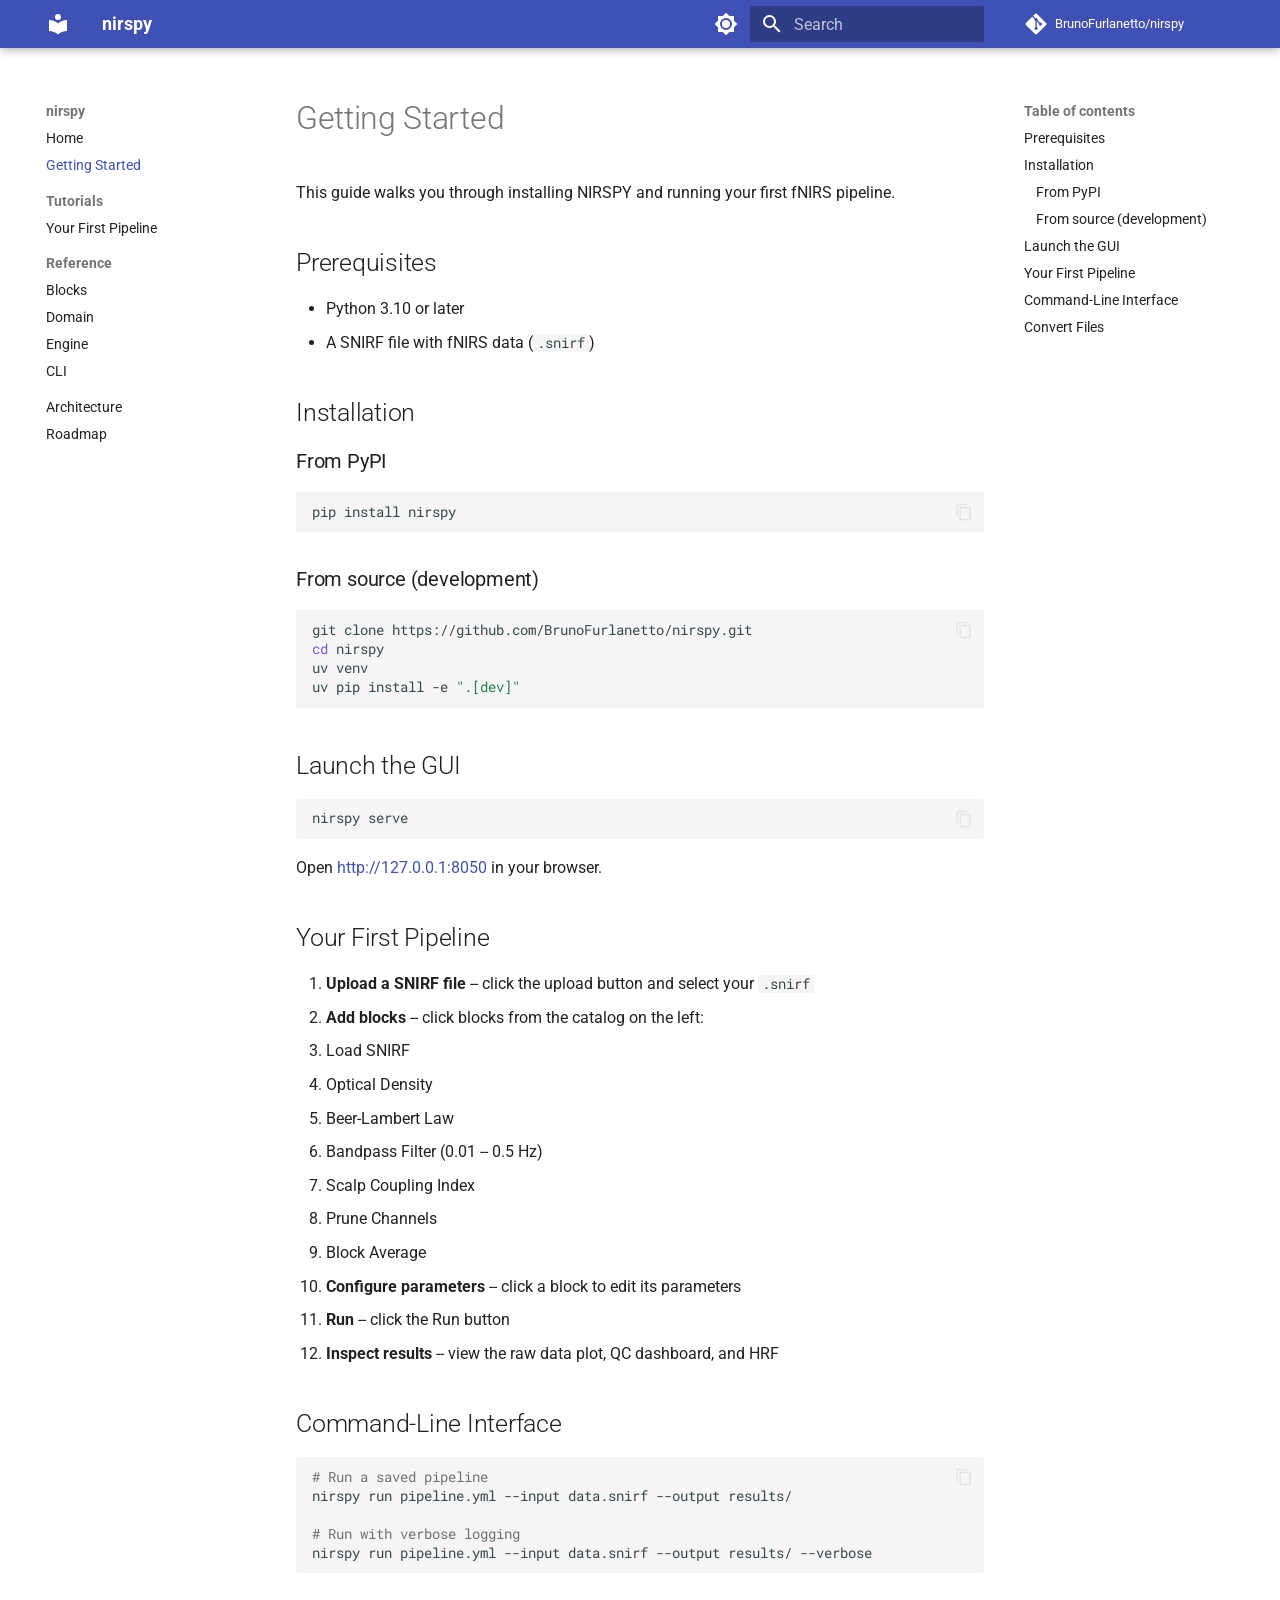
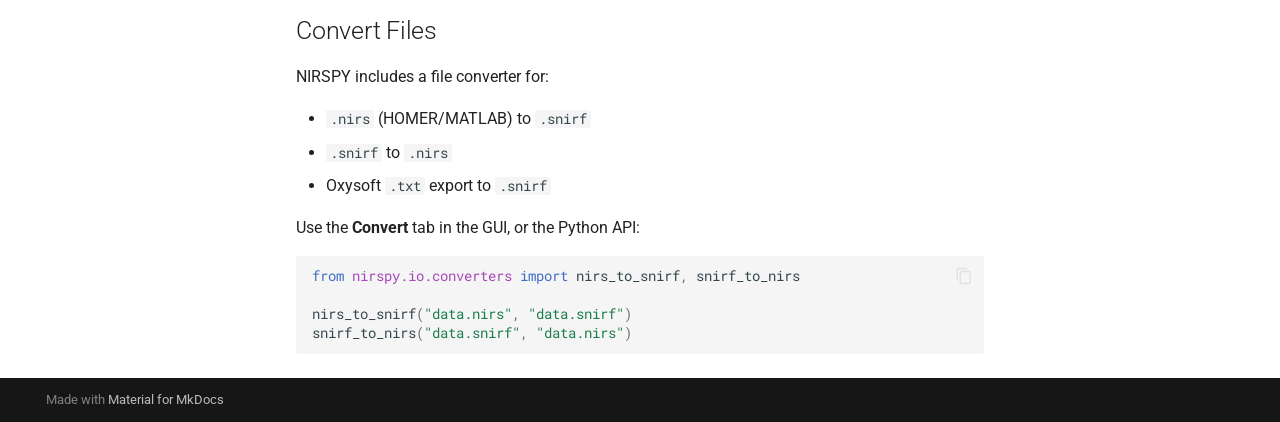
<file: getting-started/index.html>
<!doctype html>
<html lang="en" class="no-js">
  <head>
    
      <meta charset="utf-8">
      <meta name="viewport" content="width=device-width,initial-scale=1">
      
        <meta name="description" content="GUI-first, fNIRS-focused pipeline builder in Python">
      
      
      
        <link rel="canonical" href="https://brunofurlanetto.github.io/nirspy/getting-started/">
      
      
        <link rel="prev" href="..">
      
      
        <link rel="next" href="../tutorials/first-pipeline/">
      
      
        
      
      
      <link rel="icon" href="../assets/images/favicon.png">
      <meta name="generator" content="mkdocs-1.6.1, mkdocs-material-9.7.6">
    
    
      
        <title>Getting Started - nirspy</title>
      
    
    
      <link rel="stylesheet" href="../assets/stylesheets/main.484c7ddc.min.css">
      
        
        <link rel="stylesheet" href="../assets/stylesheets/palette.ab4e12ef.min.css">
      
      


    
    
      
    
    
      
        
        
        <link rel="preconnect" href="https://fonts.gstatic.com" crossorigin>
        <link rel="stylesheet" href="https://fonts.googleapis.com/css?family=Roboto:300,300i,400,400i,700,700i%7CRoboto+Mono:400,400i,700,700i&display=fallback">
        <style>:root{--md-text-font:"Roboto";--md-code-font:"Roboto Mono"}</style>
      
    
    
      <link rel="stylesheet" href="../assets/_mkdocstrings.css">
    
    <script>__md_scope=new URL("..",location),__md_hash=e=>[...e].reduce(((e,_)=>(e<<5)-e+_.charCodeAt(0)),0),__md_get=(e,_=localStorage,t=__md_scope)=>JSON.parse(_.getItem(t.pathname+"."+e)),__md_set=(e,_,t=localStorage,a=__md_scope)=>{try{t.setItem(a.pathname+"."+e,JSON.stringify(_))}catch(e){}}</script>
    
      

    
    
  </head>
  
  
    
    
      
    
    
    
    
    <body dir="ltr" data-md-color-scheme="default" data-md-color-primary="indigo" data-md-color-accent="indigo">
  
    
    <input class="md-toggle" data-md-toggle="drawer" type="checkbox" id="__drawer" autocomplete="off">
    <input class="md-toggle" data-md-toggle="search" type="checkbox" id="__search" autocomplete="off">
    <label class="md-overlay" for="__drawer"></label>
    <div data-md-component="skip">
      
        
        <a href="#getting-started" class="md-skip">
          Skip to content
        </a>
      
    </div>
    <div data-md-component="announce">
      
    </div>
    
    
      

  

<header class="md-header md-header--shadow" data-md-component="header">
  <nav class="md-header__inner md-grid" aria-label="Header">
    <a href=".." title="nirspy" class="md-header__button md-logo" aria-label="nirspy" data-md-component="logo">
      
  
  <svg xmlns="http://www.w3.org/2000/svg" viewBox="0 0 24 24"><path d="M12 8a3 3 0 0 0 3-3 3 3 0 0 0-3-3 3 3 0 0 0-3 3 3 3 0 0 0 3 3m0 3.54C9.64 9.35 6.5 8 3 8v11c3.5 0 6.64 1.35 9 3.54 2.36-2.19 5.5-3.54 9-3.54V8c-3.5 0-6.64 1.35-9 3.54"/></svg>

    </a>
    <label class="md-header__button md-icon" for="__drawer">
      
      <svg xmlns="http://www.w3.org/2000/svg" viewBox="0 0 24 24"><path d="M3 6h18v2H3zm0 5h18v2H3zm0 5h18v2H3z"/></svg>
    </label>
    <div class="md-header__title" data-md-component="header-title">
      <div class="md-header__ellipsis">
        <div class="md-header__topic">
          <span class="md-ellipsis">
            nirspy
          </span>
        </div>
        <div class="md-header__topic" data-md-component="header-topic">
          <span class="md-ellipsis">
            
              Getting Started
            
          </span>
        </div>
      </div>
    </div>
    
      
        <form class="md-header__option" data-md-component="palette">
  
    
    
    
    <input class="md-option" data-md-color-media="(prefers-color-scheme: light)" data-md-color-scheme="default" data-md-color-primary="indigo" data-md-color-accent="indigo"  aria-label="Switch to dark mode"  type="radio" name="__palette" id="__palette_0">
    
      <label class="md-header__button md-icon" title="Switch to dark mode" for="__palette_1" hidden>
        <svg xmlns="http://www.w3.org/2000/svg" viewBox="0 0 24 24"><path d="M12 8a4 4 0 0 0-4 4 4 4 0 0 0 4 4 4 4 0 0 0 4-4 4 4 0 0 0-4-4m0 10a6 6 0 0 1-6-6 6 6 0 0 1 6-6 6 6 0 0 1 6 6 6 6 0 0 1-6 6m8-9.31V4h-4.69L12 .69 8.69 4H4v4.69L.69 12 4 15.31V20h4.69L12 23.31 15.31 20H20v-4.69L23.31 12z"/></svg>
      </label>
    
  
    
    
    
    <input class="md-option" data-md-color-media="(prefers-color-scheme: dark)" data-md-color-scheme="slate" data-md-color-primary="indigo" data-md-color-accent="indigo"  aria-label="Switch to light mode"  type="radio" name="__palette" id="__palette_1">
    
      <label class="md-header__button md-icon" title="Switch to light mode" for="__palette_0" hidden>
        <svg xmlns="http://www.w3.org/2000/svg" viewBox="0 0 24 24"><path d="M12 18c-.89 0-1.74-.2-2.5-.55C11.56 16.5 13 14.42 13 12s-1.44-4.5-3.5-5.45C10.26 6.2 11.11 6 12 6a6 6 0 0 1 6 6 6 6 0 0 1-6 6m8-9.31V4h-4.69L12 .69 8.69 4H4v4.69L.69 12 4 15.31V20h4.69L12 23.31 15.31 20H20v-4.69L23.31 12z"/></svg>
      </label>
    
  
</form>
      
    
    
      <script>var palette=__md_get("__palette");if(palette&&palette.color){if("(prefers-color-scheme)"===palette.color.media){var media=matchMedia("(prefers-color-scheme: light)"),input=document.querySelector(media.matches?"[data-md-color-media='(prefers-color-scheme: light)']":"[data-md-color-media='(prefers-color-scheme: dark)']");palette.color.media=input.getAttribute("data-md-color-media"),palette.color.scheme=input.getAttribute("data-md-color-scheme"),palette.color.primary=input.getAttribute("data-md-color-primary"),palette.color.accent=input.getAttribute("data-md-color-accent")}for(var[key,value]of Object.entries(palette.color))document.body.setAttribute("data-md-color-"+key,value)}</script>
    
    
    
      
      
        <label class="md-header__button md-icon" for="__search">
          
          <svg xmlns="http://www.w3.org/2000/svg" viewBox="0 0 24 24"><path d="M9.5 3A6.5 6.5 0 0 1 16 9.5c0 1.61-.59 3.09-1.56 4.23l.27.27h.79l5 5-1.5 1.5-5-5v-.79l-.27-.27A6.52 6.52 0 0 1 9.5 16 6.5 6.5 0 0 1 3 9.5 6.5 6.5 0 0 1 9.5 3m0 2C7 5 5 7 5 9.5S7 14 9.5 14 14 12 14 9.5 12 5 9.5 5"/></svg>
        </label>
        <div class="md-search" data-md-component="search" role="dialog">
  <label class="md-search__overlay" for="__search"></label>
  <div class="md-search__inner" role="search">
    <form class="md-search__form" name="search">
      <input type="text" class="md-search__input" name="query" aria-label="Search" placeholder="Search" autocapitalize="off" autocorrect="off" autocomplete="off" spellcheck="false" data-md-component="search-query" required>
      <label class="md-search__icon md-icon" for="__search">
        
        <svg xmlns="http://www.w3.org/2000/svg" viewBox="0 0 24 24"><path d="M9.5 3A6.5 6.5 0 0 1 16 9.5c0 1.61-.59 3.09-1.56 4.23l.27.27h.79l5 5-1.5 1.5-5-5v-.79l-.27-.27A6.52 6.52 0 0 1 9.5 16 6.5 6.5 0 0 1 3 9.5 6.5 6.5 0 0 1 9.5 3m0 2C7 5 5 7 5 9.5S7 14 9.5 14 14 12 14 9.5 12 5 9.5 5"/></svg>
        
        <svg xmlns="http://www.w3.org/2000/svg" viewBox="0 0 24 24"><path d="M20 11v2H8l5.5 5.5-1.42 1.42L4.16 12l7.92-7.92L13.5 5.5 8 11z"/></svg>
      </label>
      <nav class="md-search__options" aria-label="Search">
        
        <button type="reset" class="md-search__icon md-icon" title="Clear" aria-label="Clear" tabindex="-1">
          
          <svg xmlns="http://www.w3.org/2000/svg" viewBox="0 0 24 24"><path d="M19 6.41 17.59 5 12 10.59 6.41 5 5 6.41 10.59 12 5 17.59 6.41 19 12 13.41 17.59 19 19 17.59 13.41 12z"/></svg>
        </button>
      </nav>
      
    </form>
    <div class="md-search__output">
      <div class="md-search__scrollwrap" tabindex="0" data-md-scrollfix>
        <div class="md-search-result" data-md-component="search-result">
          <div class="md-search-result__meta">
            Initializing search
          </div>
          <ol class="md-search-result__list" role="presentation"></ol>
        </div>
      </div>
    </div>
  </div>
</div>
      
    
    
      <div class="md-header__source">
        <a href="https://github.com/BrunoFurlanetto/nirspy" title="Go to repository" class="md-source" data-md-component="source">
  <div class="md-source__icon md-icon">
    
    <svg xmlns="http://www.w3.org/2000/svg" viewBox="0 0 448 512"><!--! Font Awesome Free 7.1.0 by @fontawesome - https://fontawesome.com License - https://fontawesome.com/license/free (Icons: CC BY 4.0, Fonts: SIL OFL 1.1, Code: MIT License) Copyright 2025 Fonticons, Inc.--><path d="M439.6 236.1 244 40.5c-5.4-5.5-12.8-8.5-20.4-8.5s-15 3-20.4 8.4L162.5 81l51.5 51.5c27.1-9.1 52.7 16.8 43.4 43.7l49.7 49.7c34.2-11.8 61.2 31 35.5 56.7-26.5 26.5-70.2-2.9-56-37.3L240.3 199v121.9c25.3 12.5 22.3 41.8 9.1 55-6.4 6.4-15.2 10.1-24.3 10.1s-17.8-3.6-24.3-10.1c-17.6-17.6-11.1-46.9 11.2-56v-123c-20.8-8.5-24.6-30.7-18.6-45L142.6 101 8.5 235.1C3 240.6 0 247.9 0 255.5s3 15 8.5 20.4l195.6 195.7c5.4 5.4 12.7 8.4 20.4 8.4s15-3 20.4-8.4l194.7-194.7c5.4-5.4 8.4-12.8 8.4-20.4s-3-15-8.4-20.4"/></svg>
  </div>
  <div class="md-source__repository">
    BrunoFurlanetto/nirspy
  </div>
</a>
      </div>
    
  </nav>
  
</header>
    
    <div class="md-container" data-md-component="container">
      
      
        
          
        
      
      <main class="md-main" data-md-component="main">
        <div class="md-main__inner md-grid">
          
            
              
              <div class="md-sidebar md-sidebar--primary" data-md-component="sidebar" data-md-type="navigation" >
                <div class="md-sidebar__scrollwrap">
                  <div class="md-sidebar__inner">
                    



<nav class="md-nav md-nav--primary" aria-label="Navigation" data-md-level="0">
  <label class="md-nav__title" for="__drawer">
    <a href=".." title="nirspy" class="md-nav__button md-logo" aria-label="nirspy" data-md-component="logo">
      
  
  <svg xmlns="http://www.w3.org/2000/svg" viewBox="0 0 24 24"><path d="M12 8a3 3 0 0 0 3-3 3 3 0 0 0-3-3 3 3 0 0 0-3 3 3 3 0 0 0 3 3m0 3.54C9.64 9.35 6.5 8 3 8v11c3.5 0 6.64 1.35 9 3.54 2.36-2.19 5.5-3.54 9-3.54V8c-3.5 0-6.64 1.35-9 3.54"/></svg>

    </a>
    nirspy
  </label>
  
    <div class="md-nav__source">
      <a href="https://github.com/BrunoFurlanetto/nirspy" title="Go to repository" class="md-source" data-md-component="source">
  <div class="md-source__icon md-icon">
    
    <svg xmlns="http://www.w3.org/2000/svg" viewBox="0 0 448 512"><!--! Font Awesome Free 7.1.0 by @fontawesome - https://fontawesome.com License - https://fontawesome.com/license/free (Icons: CC BY 4.0, Fonts: SIL OFL 1.1, Code: MIT License) Copyright 2025 Fonticons, Inc.--><path d="M439.6 236.1 244 40.5c-5.4-5.5-12.8-8.5-20.4-8.5s-15 3-20.4 8.4L162.5 81l51.5 51.5c27.1-9.1 52.7 16.8 43.4 43.7l49.7 49.7c34.2-11.8 61.2 31 35.5 56.7-26.5 26.5-70.2-2.9-56-37.3L240.3 199v121.9c25.3 12.5 22.3 41.8 9.1 55-6.4 6.4-15.2 10.1-24.3 10.1s-17.8-3.6-24.3-10.1c-17.6-17.6-11.1-46.9 11.2-56v-123c-20.8-8.5-24.6-30.7-18.6-45L142.6 101 8.5 235.1C3 240.6 0 247.9 0 255.5s3 15 8.5 20.4l195.6 195.7c5.4 5.4 12.7 8.4 20.4 8.4s15-3 20.4-8.4l194.7-194.7c5.4-5.4 8.4-12.8 8.4-20.4s-3-15-8.4-20.4"/></svg>
  </div>
  <div class="md-source__repository">
    BrunoFurlanetto/nirspy
  </div>
</a>
    </div>
  
  <ul class="md-nav__list" data-md-scrollfix>
    
      
      
  
  
  
  
    <li class="md-nav__item">
      <a href=".." class="md-nav__link">
        
  
  
  <span class="md-ellipsis">
    
  
    Home
  

    
  </span>
  
  

      </a>
    </li>
  

    
      
      
  
  
    
  
  
  
    <li class="md-nav__item md-nav__item--active">
      
      <input class="md-nav__toggle md-toggle" type="checkbox" id="__toc">
      
      
        
      
      
        <label class="md-nav__link md-nav__link--active" for="__toc">
          
  
  
  <span class="md-ellipsis">
    
  
    Getting Started
  

    
  </span>
  
  

          <span class="md-nav__icon md-icon"></span>
        </label>
      
      <a href="./" class="md-nav__link md-nav__link--active">
        
  
  
  <span class="md-ellipsis">
    
  
    Getting Started
  

    
  </span>
  
  

      </a>
      
        

<nav class="md-nav md-nav--secondary" aria-label="Table of contents">
  
  
  
    
  
  
    <label class="md-nav__title" for="__toc">
      <span class="md-nav__icon md-icon"></span>
      Table of contents
    </label>
    <ul class="md-nav__list" data-md-component="toc" data-md-scrollfix>
      
        <li class="md-nav__item">
  <a href="#prerequisites" class="md-nav__link">
    <span class="md-ellipsis">
      
        Prerequisites
      
    </span>
  </a>
  
</li>
      
        <li class="md-nav__item">
  <a href="#installation" class="md-nav__link">
    <span class="md-ellipsis">
      
        Installation
      
    </span>
  </a>
  
    <nav class="md-nav" aria-label="Installation">
      <ul class="md-nav__list">
        
          <li class="md-nav__item">
  <a href="#from-pypi" class="md-nav__link">
    <span class="md-ellipsis">
      
        From PyPI
      
    </span>
  </a>
  
</li>
        
          <li class="md-nav__item">
  <a href="#from-source-development" class="md-nav__link">
    <span class="md-ellipsis">
      
        From source (development)
      
    </span>
  </a>
  
</li>
        
      </ul>
    </nav>
  
</li>
      
        <li class="md-nav__item">
  <a href="#launch-the-gui" class="md-nav__link">
    <span class="md-ellipsis">
      
        Launch the GUI
      
    </span>
  </a>
  
</li>
      
        <li class="md-nav__item">
  <a href="#your-first-pipeline" class="md-nav__link">
    <span class="md-ellipsis">
      
        Your First Pipeline
      
    </span>
  </a>
  
</li>
      
        <li class="md-nav__item">
  <a href="#command-line-interface" class="md-nav__link">
    <span class="md-ellipsis">
      
        Command-Line Interface
      
    </span>
  </a>
  
</li>
      
        <li class="md-nav__item">
  <a href="#convert-files" class="md-nav__link">
    <span class="md-ellipsis">
      
        Convert Files
      
    </span>
  </a>
  
</li>
      
    </ul>
  
</nav>
      
    </li>
  

    
      
      
  
  
  
  
    
    
    
    
      
        
        
      
    
    
    <li class="md-nav__item md-nav__item--section md-nav__item--nested">
      
        
        
          
        
        <input class="md-nav__toggle md-toggle md-toggle--indeterminate" type="checkbox" id="__nav_3" >
        
          
          <label class="md-nav__link" for="__nav_3" id="__nav_3_label" tabindex="">
            
  
  
  <span class="md-ellipsis">
    
  
    Tutorials
  

    
  </span>
  
  

            <span class="md-nav__icon md-icon"></span>
          </label>
        
        <nav class="md-nav" data-md-level="1" aria-labelledby="__nav_3_label" aria-expanded="false">
          <label class="md-nav__title" for="__nav_3">
            <span class="md-nav__icon md-icon"></span>
            
  
    Tutorials
  

          </label>
          <ul class="md-nav__list" data-md-scrollfix>
            
              
                
  
  
  
  
    <li class="md-nav__item">
      <a href="../tutorials/first-pipeline/" class="md-nav__link">
        
  
  
  <span class="md-ellipsis">
    
  
    Your First Pipeline
  

    
  </span>
  
  

      </a>
    </li>
  

              
            
          </ul>
        </nav>
      
    </li>
  

    
      
      
  
  
  
  
    
    
    
    
      
        
        
      
    
    
    <li class="md-nav__item md-nav__item--section md-nav__item--nested">
      
        
        
          
        
        <input class="md-nav__toggle md-toggle md-toggle--indeterminate" type="checkbox" id="__nav_4" >
        
          
          <label class="md-nav__link" for="__nav_4" id="__nav_4_label" tabindex="">
            
  
  
  <span class="md-ellipsis">
    
  
    Reference
  

    
  </span>
  
  

            <span class="md-nav__icon md-icon"></span>
          </label>
        
        <nav class="md-nav" data-md-level="1" aria-labelledby="__nav_4_label" aria-expanded="false">
          <label class="md-nav__title" for="__nav_4">
            <span class="md-nav__icon md-icon"></span>
            
  
    Reference
  

          </label>
          <ul class="md-nav__list" data-md-scrollfix>
            
              
                
  
  
  
  
    <li class="md-nav__item">
      <a href="../reference/blocks/" class="md-nav__link">
        
  
  
  <span class="md-ellipsis">
    
  
    Blocks
  

    
  </span>
  
  

      </a>
    </li>
  

              
            
              
                
  
  
  
  
    <li class="md-nav__item">
      <a href="../reference/domain/" class="md-nav__link">
        
  
  
  <span class="md-ellipsis">
    
  
    Domain
  

    
  </span>
  
  

      </a>
    </li>
  

              
            
              
                
  
  
  
  
    <li class="md-nav__item">
      <a href="../reference/engine/" class="md-nav__link">
        
  
  
  <span class="md-ellipsis">
    
  
    Engine
  

    
  </span>
  
  

      </a>
    </li>
  

              
            
              
                
  
  
  
  
    <li class="md-nav__item">
      <a href="../reference/cli/" class="md-nav__link">
        
  
  
  <span class="md-ellipsis">
    
  
    CLI
  

    
  </span>
  
  

      </a>
    </li>
  

              
            
          </ul>
        </nav>
      
    </li>
  

    
      
      
  
  
  
  
    <li class="md-nav__item">
      <a href="../architecture/" class="md-nav__link">
        
  
  
  <span class="md-ellipsis">
    
  
    Architecture
  

    
  </span>
  
  

      </a>
    </li>
  

    
      
      
  
  
  
  
    <li class="md-nav__item">
      <a href="../roadmap/" class="md-nav__link">
        
  
  
  <span class="md-ellipsis">
    
  
    Roadmap
  

    
  </span>
  
  

      </a>
    </li>
  

    
  </ul>
</nav>
                  </div>
                </div>
              </div>
            
            
              
              <div class="md-sidebar md-sidebar--secondary" data-md-component="sidebar" data-md-type="toc" >
                <div class="md-sidebar__scrollwrap">
                  <div class="md-sidebar__inner">
                    

<nav class="md-nav md-nav--secondary" aria-label="Table of contents">
  
  
  
    
  
  
    <label class="md-nav__title" for="__toc">
      <span class="md-nav__icon md-icon"></span>
      Table of contents
    </label>
    <ul class="md-nav__list" data-md-component="toc" data-md-scrollfix>
      
        <li class="md-nav__item">
  <a href="#prerequisites" class="md-nav__link">
    <span class="md-ellipsis">
      
        Prerequisites
      
    </span>
  </a>
  
</li>
      
        <li class="md-nav__item">
  <a href="#installation" class="md-nav__link">
    <span class="md-ellipsis">
      
        Installation
      
    </span>
  </a>
  
    <nav class="md-nav" aria-label="Installation">
      <ul class="md-nav__list">
        
          <li class="md-nav__item">
  <a href="#from-pypi" class="md-nav__link">
    <span class="md-ellipsis">
      
        From PyPI
      
    </span>
  </a>
  
</li>
        
          <li class="md-nav__item">
  <a href="#from-source-development" class="md-nav__link">
    <span class="md-ellipsis">
      
        From source (development)
      
    </span>
  </a>
  
</li>
        
      </ul>
    </nav>
  
</li>
      
        <li class="md-nav__item">
  <a href="#launch-the-gui" class="md-nav__link">
    <span class="md-ellipsis">
      
        Launch the GUI
      
    </span>
  </a>
  
</li>
      
        <li class="md-nav__item">
  <a href="#your-first-pipeline" class="md-nav__link">
    <span class="md-ellipsis">
      
        Your First Pipeline
      
    </span>
  </a>
  
</li>
      
        <li class="md-nav__item">
  <a href="#command-line-interface" class="md-nav__link">
    <span class="md-ellipsis">
      
        Command-Line Interface
      
    </span>
  </a>
  
</li>
      
        <li class="md-nav__item">
  <a href="#convert-files" class="md-nav__link">
    <span class="md-ellipsis">
      
        Convert Files
      
    </span>
  </a>
  
</li>
      
    </ul>
  
</nav>
                  </div>
                </div>
              </div>
            
          
          
            <div class="md-content" data-md-component="content">
              
              <article class="md-content__inner md-typeset">
                
                  


  
  


<h1 id="getting-started">Getting Started</h1>
<p>This guide walks you through installing NIRSPY and running your first
fNIRS pipeline.</p>
<h2 id="prerequisites">Prerequisites</h2>
<ul>
<li>Python 3.10 or later</li>
<li>A SNIRF file with fNIRS data (<code>.snirf</code>)</li>
</ul>
<h2 id="installation">Installation</h2>
<h3 id="from-pypi">From PyPI</h3>
<div class="highlight"><pre><span></span><code><a id="__codelineno-0-1" name="__codelineno-0-1" href="#__codelineno-0-1"></a>pip<span class="w"> </span>install<span class="w"> </span>nirspy
</code></pre></div>
<h3 id="from-source-development">From source (development)</h3>
<div class="highlight"><pre><span></span><code><a id="__codelineno-1-1" name="__codelineno-1-1" href="#__codelineno-1-1"></a>git<span class="w"> </span>clone<span class="w"> </span>https://github.com/BrunoFurlanetto/nirspy.git
<a id="__codelineno-1-2" name="__codelineno-1-2" href="#__codelineno-1-2"></a><span class="nb">cd</span><span class="w"> </span>nirspy
<a id="__codelineno-1-3" name="__codelineno-1-3" href="#__codelineno-1-3"></a>uv<span class="w"> </span>venv
<a id="__codelineno-1-4" name="__codelineno-1-4" href="#__codelineno-1-4"></a>uv<span class="w"> </span>pip<span class="w"> </span>install<span class="w"> </span>-e<span class="w"> </span><span class="s2">&quot;.[dev]&quot;</span>
</code></pre></div>
<h2 id="launch-the-gui">Launch the GUI</h2>
<div class="highlight"><pre><span></span><code><a id="__codelineno-2-1" name="__codelineno-2-1" href="#__codelineno-2-1"></a>nirspy<span class="w"> </span>serve
</code></pre></div>
<p>Open <a href="http://127.0.0.1:8050">http://127.0.0.1:8050</a> in your browser.</p>
<h2 id="your-first-pipeline">Your First Pipeline</h2>
<ol>
<li><strong>Upload a SNIRF file</strong> -- click the upload button and select your <code>.snirf</code></li>
<li><strong>Add blocks</strong> -- click blocks from the catalog on the left:</li>
<li>Load SNIRF</li>
<li>Optical Density</li>
<li>Beer-Lambert Law</li>
<li>Bandpass Filter (0.01 -- 0.5 Hz)</li>
<li>Scalp Coupling Index</li>
<li>Prune Channels</li>
<li>Block Average</li>
<li><strong>Configure parameters</strong> -- click a block to edit its parameters</li>
<li><strong>Run</strong> -- click the Run button</li>
<li><strong>Inspect results</strong> -- view the raw data plot, QC dashboard, and HRF</li>
</ol>
<h2 id="command-line-interface">Command-Line Interface</h2>
<div class="highlight"><pre><span></span><code><a id="__codelineno-3-1" name="__codelineno-3-1" href="#__codelineno-3-1"></a><span class="c1"># Run a saved pipeline</span>
<a id="__codelineno-3-2" name="__codelineno-3-2" href="#__codelineno-3-2"></a>nirspy<span class="w"> </span>run<span class="w"> </span>pipeline.yml<span class="w"> </span>--input<span class="w"> </span>data.snirf<span class="w"> </span>--output<span class="w"> </span>results/
<a id="__codelineno-3-3" name="__codelineno-3-3" href="#__codelineno-3-3"></a>
<a id="__codelineno-3-4" name="__codelineno-3-4" href="#__codelineno-3-4"></a><span class="c1"># Run with verbose logging</span>
<a id="__codelineno-3-5" name="__codelineno-3-5" href="#__codelineno-3-5"></a>nirspy<span class="w"> </span>run<span class="w"> </span>pipeline.yml<span class="w"> </span>--input<span class="w"> </span>data.snirf<span class="w"> </span>--output<span class="w"> </span>results/<span class="w"> </span>--verbose
</code></pre></div>
<h2 id="convert-files">Convert Files</h2>
<p>NIRSPY includes a file converter for:</p>
<ul>
<li><code>.nirs</code> (HOMER/MATLAB) to <code>.snirf</code></li>
<li><code>.snirf</code> to <code>.nirs</code></li>
<li>Oxysoft <code>.txt</code> export to <code>.snirf</code></li>
</ul>
<p>Use the <strong>Convert</strong> tab in the GUI, or the Python API:</p>
<div class="highlight"><pre><span></span><code><a id="__codelineno-4-1" name="__codelineno-4-1" href="#__codelineno-4-1"></a><span class="kn">from</span><span class="w"> </span><span class="nn">nirspy.io.converters</span><span class="w"> </span><span class="kn">import</span> <span class="n">nirs_to_snirf</span><span class="p">,</span> <span class="n">snirf_to_nirs</span>
<a id="__codelineno-4-2" name="__codelineno-4-2" href="#__codelineno-4-2"></a>
<a id="__codelineno-4-3" name="__codelineno-4-3" href="#__codelineno-4-3"></a><span class="n">nirs_to_snirf</span><span class="p">(</span><span class="s2">&quot;data.nirs&quot;</span><span class="p">,</span> <span class="s2">&quot;data.snirf&quot;</span><span class="p">)</span>
<a id="__codelineno-4-4" name="__codelineno-4-4" href="#__codelineno-4-4"></a><span class="n">snirf_to_nirs</span><span class="p">(</span><span class="s2">&quot;data.snirf&quot;</span><span class="p">,</span> <span class="s2">&quot;data.nirs&quot;</span><span class="p">)</span>
</code></pre></div>












                
              </article>
            </div>
          
          
<script>var target=document.getElementById(location.hash.slice(1));target&&target.name&&(target.checked=target.name.startsWith("__tabbed_"))</script>
        </div>
        
      </main>
      
        <footer class="md-footer">
  
  <div class="md-footer-meta md-typeset">
    <div class="md-footer-meta__inner md-grid">
      <div class="md-copyright">
  
  
    Made with
    <a href="https://squidfunk.github.io/mkdocs-material/" target="_blank" rel="noopener">
      Material for MkDocs
    </a>
  
</div>
      
    </div>
  </div>
</footer>
      
    </div>
    <div class="md-dialog" data-md-component="dialog">
      <div class="md-dialog__inner md-typeset"></div>
    </div>
    
    
    
      
      
      <script id="__config" type="application/json">{"annotate": null, "base": "..", "features": ["content.code.copy", "navigation.sections", "navigation.expand"], "search": "../assets/javascripts/workers/search.2c215733.min.js", "tags": null, "translations": {"clipboard.copied": "Copied to clipboard", "clipboard.copy": "Copy to clipboard", "search.result.more.one": "1 more on this page", "search.result.more.other": "# more on this page", "search.result.none": "No matching documents", "search.result.one": "1 matching document", "search.result.other": "# matching documents", "search.result.placeholder": "Type to start searching", "search.result.term.missing": "Missing", "select.version": "Select version"}, "version": null}</script>
    
    
      <script src="../assets/javascripts/bundle.79ae519e.min.js"></script>
      
    
  </body>
</html>
</file>
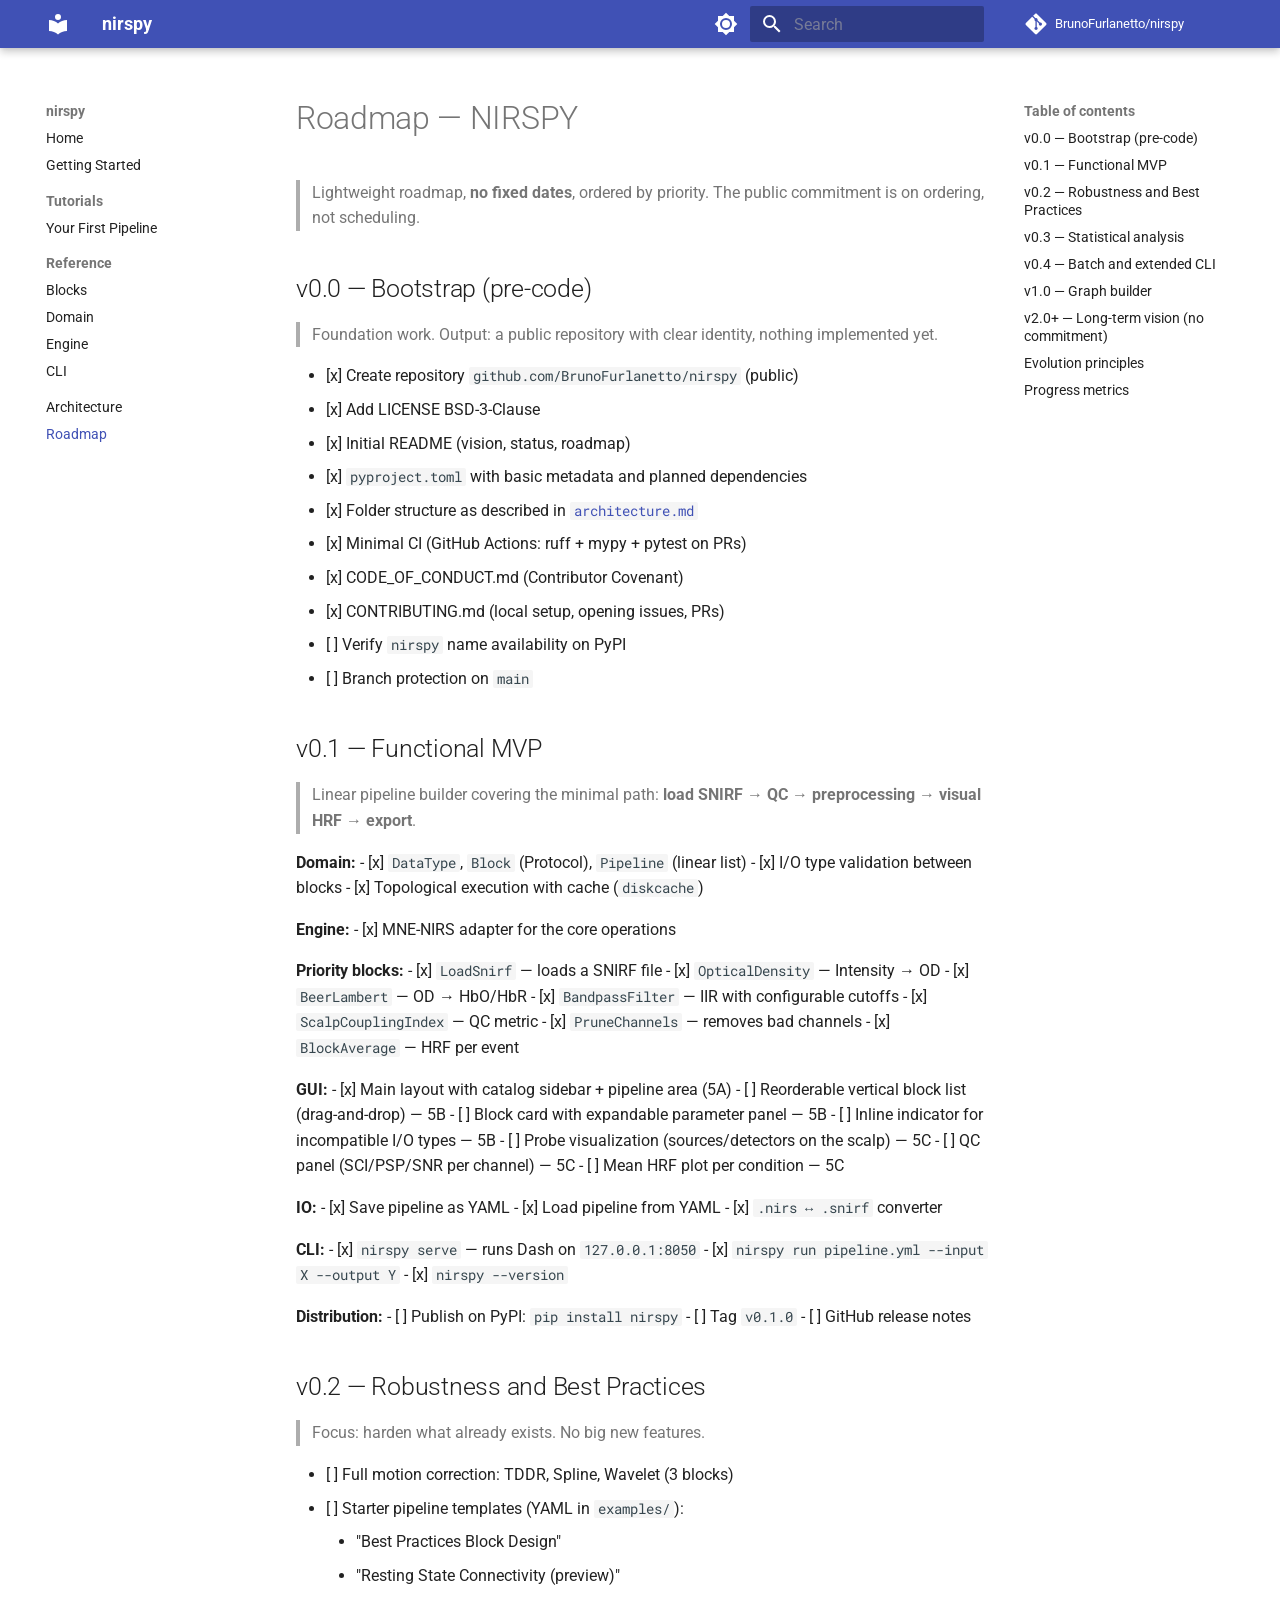
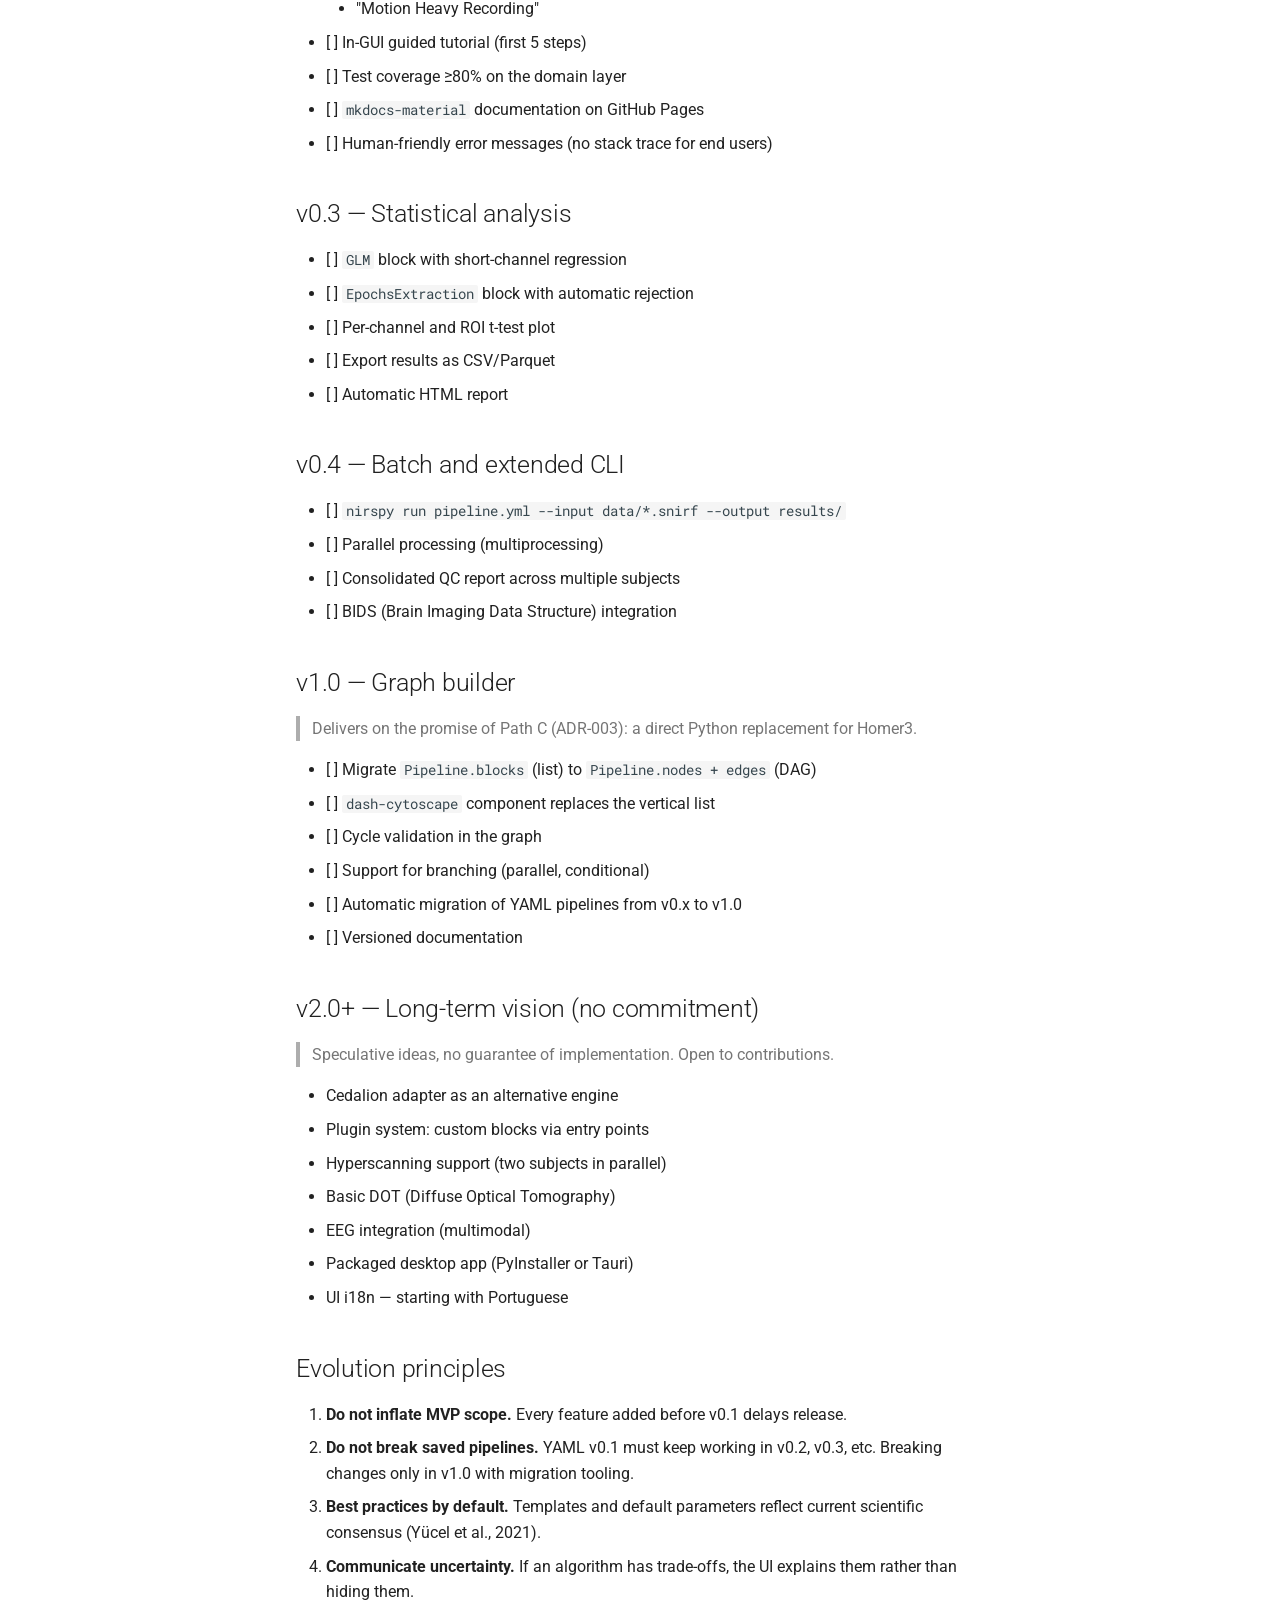
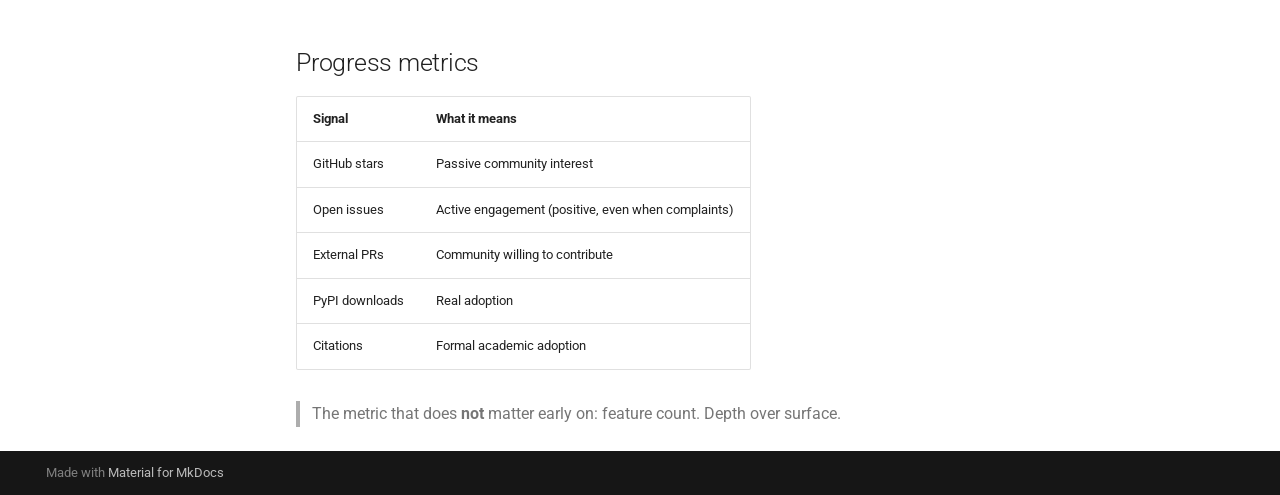
<file: roadmap/index.html>
<!doctype html>
<html lang="en" class="no-js">
  <head>
    
      <meta charset="utf-8">
      <meta name="viewport" content="width=device-width,initial-scale=1">
      
        <meta name="description" content="GUI-first, fNIRS-focused pipeline builder in Python">
      
      
      
        <link rel="canonical" href="https://brunofurlanetto.github.io/nirspy/roadmap/">
      
      
        <link rel="prev" href="../architecture/">
      
      
      
        
      
      
      <link rel="icon" href="../assets/images/favicon.png">
      <meta name="generator" content="mkdocs-1.6.1, mkdocs-material-9.7.6">
    
    
      
        <title>Roadmap - nirspy</title>
      
    
    
      <link rel="stylesheet" href="../assets/stylesheets/main.484c7ddc.min.css">
      
        
        <link rel="stylesheet" href="../assets/stylesheets/palette.ab4e12ef.min.css">
      
      


    
    
      
    
    
      
        
        
        <link rel="preconnect" href="https://fonts.gstatic.com" crossorigin>
        <link rel="stylesheet" href="https://fonts.googleapis.com/css?family=Roboto:300,300i,400,400i,700,700i%7CRoboto+Mono:400,400i,700,700i&display=fallback">
        <style>:root{--md-text-font:"Roboto";--md-code-font:"Roboto Mono"}</style>
      
    
    
      <link rel="stylesheet" href="../assets/_mkdocstrings.css">
    
    <script>__md_scope=new URL("..",location),__md_hash=e=>[...e].reduce(((e,_)=>(e<<5)-e+_.charCodeAt(0)),0),__md_get=(e,_=localStorage,t=__md_scope)=>JSON.parse(_.getItem(t.pathname+"."+e)),__md_set=(e,_,t=localStorage,a=__md_scope)=>{try{t.setItem(a.pathname+"."+e,JSON.stringify(_))}catch(e){}}</script>
    
      

    
    
  </head>
  
  
    
    
      
    
    
    
    
    <body dir="ltr" data-md-color-scheme="default" data-md-color-primary="indigo" data-md-color-accent="indigo">
  
    
    <input class="md-toggle" data-md-toggle="drawer" type="checkbox" id="__drawer" autocomplete="off">
    <input class="md-toggle" data-md-toggle="search" type="checkbox" id="__search" autocomplete="off">
    <label class="md-overlay" for="__drawer"></label>
    <div data-md-component="skip">
      
        
        <a href="#roadmap-nirspy" class="md-skip">
          Skip to content
        </a>
      
    </div>
    <div data-md-component="announce">
      
    </div>
    
    
      

  

<header class="md-header md-header--shadow" data-md-component="header">
  <nav class="md-header__inner md-grid" aria-label="Header">
    <a href=".." title="nirspy" class="md-header__button md-logo" aria-label="nirspy" data-md-component="logo">
      
  
  <svg xmlns="http://www.w3.org/2000/svg" viewBox="0 0 24 24"><path d="M12 8a3 3 0 0 0 3-3 3 3 0 0 0-3-3 3 3 0 0 0-3 3 3 3 0 0 0 3 3m0 3.54C9.64 9.35 6.5 8 3 8v11c3.5 0 6.64 1.35 9 3.54 2.36-2.19 5.5-3.54 9-3.54V8c-3.5 0-6.64 1.35-9 3.54"/></svg>

    </a>
    <label class="md-header__button md-icon" for="__drawer">
      
      <svg xmlns="http://www.w3.org/2000/svg" viewBox="0 0 24 24"><path d="M3 6h18v2H3zm0 5h18v2H3zm0 5h18v2H3z"/></svg>
    </label>
    <div class="md-header__title" data-md-component="header-title">
      <div class="md-header__ellipsis">
        <div class="md-header__topic">
          <span class="md-ellipsis">
            nirspy
          </span>
        </div>
        <div class="md-header__topic" data-md-component="header-topic">
          <span class="md-ellipsis">
            
              Roadmap
            
          </span>
        </div>
      </div>
    </div>
    
      
        <form class="md-header__option" data-md-component="palette">
  
    
    
    
    <input class="md-option" data-md-color-media="(prefers-color-scheme: light)" data-md-color-scheme="default" data-md-color-primary="indigo" data-md-color-accent="indigo"  aria-label="Switch to dark mode"  type="radio" name="__palette" id="__palette_0">
    
      <label class="md-header__button md-icon" title="Switch to dark mode" for="__palette_1" hidden>
        <svg xmlns="http://www.w3.org/2000/svg" viewBox="0 0 24 24"><path d="M12 8a4 4 0 0 0-4 4 4 4 0 0 0 4 4 4 4 0 0 0 4-4 4 4 0 0 0-4-4m0 10a6 6 0 0 1-6-6 6 6 0 0 1 6-6 6 6 0 0 1 6 6 6 6 0 0 1-6 6m8-9.31V4h-4.69L12 .69 8.69 4H4v4.69L.69 12 4 15.31V20h4.69L12 23.31 15.31 20H20v-4.69L23.31 12z"/></svg>
      </label>
    
  
    
    
    
    <input class="md-option" data-md-color-media="(prefers-color-scheme: dark)" data-md-color-scheme="slate" data-md-color-primary="indigo" data-md-color-accent="indigo"  aria-label="Switch to light mode"  type="radio" name="__palette" id="__palette_1">
    
      <label class="md-header__button md-icon" title="Switch to light mode" for="__palette_0" hidden>
        <svg xmlns="http://www.w3.org/2000/svg" viewBox="0 0 24 24"><path d="M12 18c-.89 0-1.74-.2-2.5-.55C11.56 16.5 13 14.42 13 12s-1.44-4.5-3.5-5.45C10.26 6.2 11.11 6 12 6a6 6 0 0 1 6 6 6 6 0 0 1-6 6m8-9.31V4h-4.69L12 .69 8.69 4H4v4.69L.69 12 4 15.31V20h4.69L12 23.31 15.31 20H20v-4.69L23.31 12z"/></svg>
      </label>
    
  
</form>
      
    
    
      <script>var palette=__md_get("__palette");if(palette&&palette.color){if("(prefers-color-scheme)"===palette.color.media){var media=matchMedia("(prefers-color-scheme: light)"),input=document.querySelector(media.matches?"[data-md-color-media='(prefers-color-scheme: light)']":"[data-md-color-media='(prefers-color-scheme: dark)']");palette.color.media=input.getAttribute("data-md-color-media"),palette.color.scheme=input.getAttribute("data-md-color-scheme"),palette.color.primary=input.getAttribute("data-md-color-primary"),palette.color.accent=input.getAttribute("data-md-color-accent")}for(var[key,value]of Object.entries(palette.color))document.body.setAttribute("data-md-color-"+key,value)}</script>
    
    
    
      
      
        <label class="md-header__button md-icon" for="__search">
          
          <svg xmlns="http://www.w3.org/2000/svg" viewBox="0 0 24 24"><path d="M9.5 3A6.5 6.5 0 0 1 16 9.5c0 1.61-.59 3.09-1.56 4.23l.27.27h.79l5 5-1.5 1.5-5-5v-.79l-.27-.27A6.52 6.52 0 0 1 9.5 16 6.5 6.5 0 0 1 3 9.5 6.5 6.5 0 0 1 9.5 3m0 2C7 5 5 7 5 9.5S7 14 9.5 14 14 12 14 9.5 12 5 9.5 5"/></svg>
        </label>
        <div class="md-search" data-md-component="search" role="dialog">
  <label class="md-search__overlay" for="__search"></label>
  <div class="md-search__inner" role="search">
    <form class="md-search__form" name="search">
      <input type="text" class="md-search__input" name="query" aria-label="Search" placeholder="Search" autocapitalize="off" autocorrect="off" autocomplete="off" spellcheck="false" data-md-component="search-query" required>
      <label class="md-search__icon md-icon" for="__search">
        
        <svg xmlns="http://www.w3.org/2000/svg" viewBox="0 0 24 24"><path d="M9.5 3A6.5 6.5 0 0 1 16 9.5c0 1.61-.59 3.09-1.56 4.23l.27.27h.79l5 5-1.5 1.5-5-5v-.79l-.27-.27A6.52 6.52 0 0 1 9.5 16 6.5 6.5 0 0 1 3 9.5 6.5 6.5 0 0 1 9.5 3m0 2C7 5 5 7 5 9.5S7 14 9.5 14 14 12 14 9.5 12 5 9.5 5"/></svg>
        
        <svg xmlns="http://www.w3.org/2000/svg" viewBox="0 0 24 24"><path d="M20 11v2H8l5.5 5.5-1.42 1.42L4.16 12l7.92-7.92L13.5 5.5 8 11z"/></svg>
      </label>
      <nav class="md-search__options" aria-label="Search">
        
        <button type="reset" class="md-search__icon md-icon" title="Clear" aria-label="Clear" tabindex="-1">
          
          <svg xmlns="http://www.w3.org/2000/svg" viewBox="0 0 24 24"><path d="M19 6.41 17.59 5 12 10.59 6.41 5 5 6.41 10.59 12 5 17.59 6.41 19 12 13.41 17.59 19 19 17.59 13.41 12z"/></svg>
        </button>
      </nav>
      
    </form>
    <div class="md-search__output">
      <div class="md-search__scrollwrap" tabindex="0" data-md-scrollfix>
        <div class="md-search-result" data-md-component="search-result">
          <div class="md-search-result__meta">
            Initializing search
          </div>
          <ol class="md-search-result__list" role="presentation"></ol>
        </div>
      </div>
    </div>
  </div>
</div>
      
    
    
      <div class="md-header__source">
        <a href="https://github.com/BrunoFurlanetto/nirspy" title="Go to repository" class="md-source" data-md-component="source">
  <div class="md-source__icon md-icon">
    
    <svg xmlns="http://www.w3.org/2000/svg" viewBox="0 0 448 512"><!--! Font Awesome Free 7.1.0 by @fontawesome - https://fontawesome.com License - https://fontawesome.com/license/free (Icons: CC BY 4.0, Fonts: SIL OFL 1.1, Code: MIT License) Copyright 2025 Fonticons, Inc.--><path d="M439.6 236.1 244 40.5c-5.4-5.5-12.8-8.5-20.4-8.5s-15 3-20.4 8.4L162.5 81l51.5 51.5c27.1-9.1 52.7 16.8 43.4 43.7l49.7 49.7c34.2-11.8 61.2 31 35.5 56.7-26.5 26.5-70.2-2.9-56-37.3L240.3 199v121.9c25.3 12.5 22.3 41.8 9.1 55-6.4 6.4-15.2 10.1-24.3 10.1s-17.8-3.6-24.3-10.1c-17.6-17.6-11.1-46.9 11.2-56v-123c-20.8-8.5-24.6-30.7-18.6-45L142.6 101 8.5 235.1C3 240.6 0 247.9 0 255.5s3 15 8.5 20.4l195.6 195.7c5.4 5.4 12.7 8.4 20.4 8.4s15-3 20.4-8.4l194.7-194.7c5.4-5.4 8.4-12.8 8.4-20.4s-3-15-8.4-20.4"/></svg>
  </div>
  <div class="md-source__repository">
    BrunoFurlanetto/nirspy
  </div>
</a>
      </div>
    
  </nav>
  
</header>
    
    <div class="md-container" data-md-component="container">
      
      
        
          
        
      
      <main class="md-main" data-md-component="main">
        <div class="md-main__inner md-grid">
          
            
              
              <div class="md-sidebar md-sidebar--primary" data-md-component="sidebar" data-md-type="navigation" >
                <div class="md-sidebar__scrollwrap">
                  <div class="md-sidebar__inner">
                    



<nav class="md-nav md-nav--primary" aria-label="Navigation" data-md-level="0">
  <label class="md-nav__title" for="__drawer">
    <a href=".." title="nirspy" class="md-nav__button md-logo" aria-label="nirspy" data-md-component="logo">
      
  
  <svg xmlns="http://www.w3.org/2000/svg" viewBox="0 0 24 24"><path d="M12 8a3 3 0 0 0 3-3 3 3 0 0 0-3-3 3 3 0 0 0-3 3 3 3 0 0 0 3 3m0 3.54C9.64 9.35 6.5 8 3 8v11c3.5 0 6.64 1.35 9 3.54 2.36-2.19 5.5-3.54 9-3.54V8c-3.5 0-6.64 1.35-9 3.54"/></svg>

    </a>
    nirspy
  </label>
  
    <div class="md-nav__source">
      <a href="https://github.com/BrunoFurlanetto/nirspy" title="Go to repository" class="md-source" data-md-component="source">
  <div class="md-source__icon md-icon">
    
    <svg xmlns="http://www.w3.org/2000/svg" viewBox="0 0 448 512"><!--! Font Awesome Free 7.1.0 by @fontawesome - https://fontawesome.com License - https://fontawesome.com/license/free (Icons: CC BY 4.0, Fonts: SIL OFL 1.1, Code: MIT License) Copyright 2025 Fonticons, Inc.--><path d="M439.6 236.1 244 40.5c-5.4-5.5-12.8-8.5-20.4-8.5s-15 3-20.4 8.4L162.5 81l51.5 51.5c27.1-9.1 52.7 16.8 43.4 43.7l49.7 49.7c34.2-11.8 61.2 31 35.5 56.7-26.5 26.5-70.2-2.9-56-37.3L240.3 199v121.9c25.3 12.5 22.3 41.8 9.1 55-6.4 6.4-15.2 10.1-24.3 10.1s-17.8-3.6-24.3-10.1c-17.6-17.6-11.1-46.9 11.2-56v-123c-20.8-8.5-24.6-30.7-18.6-45L142.6 101 8.5 235.1C3 240.6 0 247.9 0 255.5s3 15 8.5 20.4l195.6 195.7c5.4 5.4 12.7 8.4 20.4 8.4s15-3 20.4-8.4l194.7-194.7c5.4-5.4 8.4-12.8 8.4-20.4s-3-15-8.4-20.4"/></svg>
  </div>
  <div class="md-source__repository">
    BrunoFurlanetto/nirspy
  </div>
</a>
    </div>
  
  <ul class="md-nav__list" data-md-scrollfix>
    
      
      
  
  
  
  
    <li class="md-nav__item">
      <a href=".." class="md-nav__link">
        
  
  
  <span class="md-ellipsis">
    
  
    Home
  

    
  </span>
  
  

      </a>
    </li>
  

    
      
      
  
  
  
  
    <li class="md-nav__item">
      <a href="../getting-started/" class="md-nav__link">
        
  
  
  <span class="md-ellipsis">
    
  
    Getting Started
  

    
  </span>
  
  

      </a>
    </li>
  

    
      
      
  
  
  
  
    
    
    
    
      
        
        
      
    
    
    <li class="md-nav__item md-nav__item--section md-nav__item--nested">
      
        
        
          
        
        <input class="md-nav__toggle md-toggle md-toggle--indeterminate" type="checkbox" id="__nav_3" >
        
          
          <label class="md-nav__link" for="__nav_3" id="__nav_3_label" tabindex="">
            
  
  
  <span class="md-ellipsis">
    
  
    Tutorials
  

    
  </span>
  
  

            <span class="md-nav__icon md-icon"></span>
          </label>
        
        <nav class="md-nav" data-md-level="1" aria-labelledby="__nav_3_label" aria-expanded="false">
          <label class="md-nav__title" for="__nav_3">
            <span class="md-nav__icon md-icon"></span>
            
  
    Tutorials
  

          </label>
          <ul class="md-nav__list" data-md-scrollfix>
            
              
                
  
  
  
  
    <li class="md-nav__item">
      <a href="../tutorials/first-pipeline/" class="md-nav__link">
        
  
  
  <span class="md-ellipsis">
    
  
    Your First Pipeline
  

    
  </span>
  
  

      </a>
    </li>
  

              
            
          </ul>
        </nav>
      
    </li>
  

    
      
      
  
  
  
  
    
    
    
    
      
        
        
      
    
    
    <li class="md-nav__item md-nav__item--section md-nav__item--nested">
      
        
        
          
        
        <input class="md-nav__toggle md-toggle md-toggle--indeterminate" type="checkbox" id="__nav_4" >
        
          
          <label class="md-nav__link" for="__nav_4" id="__nav_4_label" tabindex="">
            
  
  
  <span class="md-ellipsis">
    
  
    Reference
  

    
  </span>
  
  

            <span class="md-nav__icon md-icon"></span>
          </label>
        
        <nav class="md-nav" data-md-level="1" aria-labelledby="__nav_4_label" aria-expanded="false">
          <label class="md-nav__title" for="__nav_4">
            <span class="md-nav__icon md-icon"></span>
            
  
    Reference
  

          </label>
          <ul class="md-nav__list" data-md-scrollfix>
            
              
                
  
  
  
  
    <li class="md-nav__item">
      <a href="../reference/blocks/" class="md-nav__link">
        
  
  
  <span class="md-ellipsis">
    
  
    Blocks
  

    
  </span>
  
  

      </a>
    </li>
  

              
            
              
                
  
  
  
  
    <li class="md-nav__item">
      <a href="../reference/domain/" class="md-nav__link">
        
  
  
  <span class="md-ellipsis">
    
  
    Domain
  

    
  </span>
  
  

      </a>
    </li>
  

              
            
              
                
  
  
  
  
    <li class="md-nav__item">
      <a href="../reference/engine/" class="md-nav__link">
        
  
  
  <span class="md-ellipsis">
    
  
    Engine
  

    
  </span>
  
  

      </a>
    </li>
  

              
            
              
                
  
  
  
  
    <li class="md-nav__item">
      <a href="../reference/cli/" class="md-nav__link">
        
  
  
  <span class="md-ellipsis">
    
  
    CLI
  

    
  </span>
  
  

      </a>
    </li>
  

              
            
          </ul>
        </nav>
      
    </li>
  

    
      
      
  
  
  
  
    <li class="md-nav__item">
      <a href="../architecture/" class="md-nav__link">
        
  
  
  <span class="md-ellipsis">
    
  
    Architecture
  

    
  </span>
  
  

      </a>
    </li>
  

    
      
      
  
  
    
  
  
  
    <li class="md-nav__item md-nav__item--active">
      
      <input class="md-nav__toggle md-toggle" type="checkbox" id="__toc">
      
      
        
      
      
        <label class="md-nav__link md-nav__link--active" for="__toc">
          
  
  
  <span class="md-ellipsis">
    
  
    Roadmap
  

    
  </span>
  
  

          <span class="md-nav__icon md-icon"></span>
        </label>
      
      <a href="./" class="md-nav__link md-nav__link--active">
        
  
  
  <span class="md-ellipsis">
    
  
    Roadmap
  

    
  </span>
  
  

      </a>
      
        

<nav class="md-nav md-nav--secondary" aria-label="Table of contents">
  
  
  
    
  
  
    <label class="md-nav__title" for="__toc">
      <span class="md-nav__icon md-icon"></span>
      Table of contents
    </label>
    <ul class="md-nav__list" data-md-component="toc" data-md-scrollfix>
      
        <li class="md-nav__item">
  <a href="#v00-bootstrap-pre-code" class="md-nav__link">
    <span class="md-ellipsis">
      
        v0.0 — Bootstrap (pre-code)
      
    </span>
  </a>
  
</li>
      
        <li class="md-nav__item">
  <a href="#v01-functional-mvp" class="md-nav__link">
    <span class="md-ellipsis">
      
        v0.1 — Functional MVP
      
    </span>
  </a>
  
</li>
      
        <li class="md-nav__item">
  <a href="#v02-robustness-and-best-practices" class="md-nav__link">
    <span class="md-ellipsis">
      
        v0.2 — Robustness and Best Practices
      
    </span>
  </a>
  
</li>
      
        <li class="md-nav__item">
  <a href="#v03-statistical-analysis" class="md-nav__link">
    <span class="md-ellipsis">
      
        v0.3 — Statistical analysis
      
    </span>
  </a>
  
</li>
      
        <li class="md-nav__item">
  <a href="#v04-batch-and-extended-cli" class="md-nav__link">
    <span class="md-ellipsis">
      
        v0.4 — Batch and extended CLI
      
    </span>
  </a>
  
</li>
      
        <li class="md-nav__item">
  <a href="#v10-graph-builder" class="md-nav__link">
    <span class="md-ellipsis">
      
        v1.0 — Graph builder
      
    </span>
  </a>
  
</li>
      
        <li class="md-nav__item">
  <a href="#v20-long-term-vision-no-commitment" class="md-nav__link">
    <span class="md-ellipsis">
      
        v2.0+ — Long-term vision (no commitment)
      
    </span>
  </a>
  
</li>
      
        <li class="md-nav__item">
  <a href="#evolution-principles" class="md-nav__link">
    <span class="md-ellipsis">
      
        Evolution principles
      
    </span>
  </a>
  
</li>
      
        <li class="md-nav__item">
  <a href="#progress-metrics" class="md-nav__link">
    <span class="md-ellipsis">
      
        Progress metrics
      
    </span>
  </a>
  
</li>
      
    </ul>
  
</nav>
      
    </li>
  

    
  </ul>
</nav>
                  </div>
                </div>
              </div>
            
            
              
              <div class="md-sidebar md-sidebar--secondary" data-md-component="sidebar" data-md-type="toc" >
                <div class="md-sidebar__scrollwrap">
                  <div class="md-sidebar__inner">
                    

<nav class="md-nav md-nav--secondary" aria-label="Table of contents">
  
  
  
    
  
  
    <label class="md-nav__title" for="__toc">
      <span class="md-nav__icon md-icon"></span>
      Table of contents
    </label>
    <ul class="md-nav__list" data-md-component="toc" data-md-scrollfix>
      
        <li class="md-nav__item">
  <a href="#v00-bootstrap-pre-code" class="md-nav__link">
    <span class="md-ellipsis">
      
        v0.0 — Bootstrap (pre-code)
      
    </span>
  </a>
  
</li>
      
        <li class="md-nav__item">
  <a href="#v01-functional-mvp" class="md-nav__link">
    <span class="md-ellipsis">
      
        v0.1 — Functional MVP
      
    </span>
  </a>
  
</li>
      
        <li class="md-nav__item">
  <a href="#v02-robustness-and-best-practices" class="md-nav__link">
    <span class="md-ellipsis">
      
        v0.2 — Robustness and Best Practices
      
    </span>
  </a>
  
</li>
      
        <li class="md-nav__item">
  <a href="#v03-statistical-analysis" class="md-nav__link">
    <span class="md-ellipsis">
      
        v0.3 — Statistical analysis
      
    </span>
  </a>
  
</li>
      
        <li class="md-nav__item">
  <a href="#v04-batch-and-extended-cli" class="md-nav__link">
    <span class="md-ellipsis">
      
        v0.4 — Batch and extended CLI
      
    </span>
  </a>
  
</li>
      
        <li class="md-nav__item">
  <a href="#v10-graph-builder" class="md-nav__link">
    <span class="md-ellipsis">
      
        v1.0 — Graph builder
      
    </span>
  </a>
  
</li>
      
        <li class="md-nav__item">
  <a href="#v20-long-term-vision-no-commitment" class="md-nav__link">
    <span class="md-ellipsis">
      
        v2.0+ — Long-term vision (no commitment)
      
    </span>
  </a>
  
</li>
      
        <li class="md-nav__item">
  <a href="#evolution-principles" class="md-nav__link">
    <span class="md-ellipsis">
      
        Evolution principles
      
    </span>
  </a>
  
</li>
      
        <li class="md-nav__item">
  <a href="#progress-metrics" class="md-nav__link">
    <span class="md-ellipsis">
      
        Progress metrics
      
    </span>
  </a>
  
</li>
      
    </ul>
  
</nav>
                  </div>
                </div>
              </div>
            
          
          
            <div class="md-content" data-md-component="content">
              
              <article class="md-content__inner md-typeset">
                
                  


  
  


<h1 id="roadmap-nirspy">Roadmap — NIRSPY</h1>
<blockquote>
<p>Lightweight roadmap, <strong>no fixed dates</strong>, ordered by priority. The public
commitment is on ordering, not scheduling.</p>
</blockquote>
<h2 id="v00-bootstrap-pre-code">v0.0 — Bootstrap (pre-code)</h2>
<blockquote>
<p>Foundation work. Output: a public repository with clear identity, nothing
implemented yet.</p>
</blockquote>
<ul>
<li>[x] Create repository <code>github.com/BrunoFurlanetto/nirspy</code> (public)</li>
<li>[x] Add LICENSE BSD-3-Clause</li>
<li>[x] Initial README (vision, status, roadmap)</li>
<li>[x] <code>pyproject.toml</code> with basic metadata and planned dependencies</li>
<li>[x] Folder structure as described in <a href="../architecture/"><code>architecture.md</code></a></li>
<li>[x] Minimal CI (GitHub Actions: ruff + mypy + pytest on PRs)</li>
<li>[x] CODE_OF_CONDUCT.md (Contributor Covenant)</li>
<li>[x] CONTRIBUTING.md (local setup, opening issues, PRs)</li>
<li>[ ] Verify <code>nirspy</code> name availability on PyPI</li>
<li>[ ] Branch protection on <code>main</code></li>
</ul>
<h2 id="v01-functional-mvp">v0.1 — Functional MVP</h2>
<blockquote>
<p>Linear pipeline builder covering the minimal path: <strong>load SNIRF → QC →
preprocessing → visual HRF → export</strong>.</p>
</blockquote>
<p><strong>Domain:</strong>
- [x] <code>DataType</code>, <code>Block</code> (Protocol), <code>Pipeline</code> (linear list)
- [x] I/O type validation between blocks
- [x] Topological execution with cache (<code>diskcache</code>)</p>
<p><strong>Engine:</strong>
- [x] MNE-NIRS adapter for the core operations</p>
<p><strong>Priority blocks:</strong>
- [x] <code>LoadSnirf</code> — loads a SNIRF file
- [x] <code>OpticalDensity</code> — Intensity → OD
- [x] <code>BeerLambert</code> — OD → HbO/HbR
- [x] <code>BandpassFilter</code> — IIR with configurable cutoffs
- [x] <code>ScalpCouplingIndex</code> — QC metric
- [x] <code>PruneChannels</code> — removes bad channels
- [x] <code>BlockAverage</code> — HRF per event</p>
<p><strong>GUI:</strong>
- [x] Main layout with catalog sidebar + pipeline area (5A)
- [ ] Reorderable vertical block list (drag-and-drop) — 5B
- [ ] Block card with expandable parameter panel — 5B
- [ ] Inline indicator for incompatible I/O types — 5B
- [ ] Probe visualization (sources/detectors on the scalp) — 5C
- [ ] QC panel (SCI/PSP/SNR per channel) — 5C
- [ ] Mean HRF plot per condition — 5C</p>
<p><strong>IO:</strong>
- [x] Save pipeline as YAML
- [x] Load pipeline from YAML
- [x] <code>.nirs ↔ .snirf</code> converter</p>
<p><strong>CLI:</strong>
- [x] <code>nirspy serve</code> — runs Dash on <code>127.0.0.1:8050</code>
- [x] <code>nirspy run pipeline.yml --input X --output Y</code>
- [x] <code>nirspy --version</code></p>
<p><strong>Distribution:</strong>
- [ ] Publish on PyPI: <code>pip install nirspy</code>
- [ ] Tag <code>v0.1.0</code>
- [ ] GitHub release notes</p>
<h2 id="v02-robustness-and-best-practices">v0.2 — Robustness and Best Practices</h2>
<blockquote>
<p>Focus: harden what already exists. No big new features.</p>
</blockquote>
<ul>
<li>[ ] Full motion correction: TDDR, Spline, Wavelet (3 blocks)</li>
<li>[ ] Starter pipeline templates (YAML in <code>examples/</code>):<ul>
<li>"Best Practices Block Design"</li>
<li>"Resting State Connectivity (preview)"</li>
<li>"Motion Heavy Recording"</li>
</ul>
</li>
<li>[ ] In-GUI guided tutorial (first 5 steps)</li>
<li>[ ] Test coverage ≥80% on the domain layer</li>
<li>[ ] <code>mkdocs-material</code> documentation on GitHub Pages</li>
<li>[ ] Human-friendly error messages (no stack trace for end users)</li>
</ul>
<h2 id="v03-statistical-analysis">v0.3 — Statistical analysis</h2>
<ul>
<li>[ ] <code>GLM</code> block with short-channel regression</li>
<li>[ ] <code>EpochsExtraction</code> block with automatic rejection</li>
<li>[ ] Per-channel and ROI t-test plot</li>
<li>[ ] Export results as CSV/Parquet</li>
<li>[ ] Automatic HTML report</li>
</ul>
<h2 id="v04-batch-and-extended-cli">v0.4 — Batch and extended CLI</h2>
<ul>
<li>[ ] <code>nirspy run pipeline.yml --input data/*.snirf --output results/</code></li>
<li>[ ] Parallel processing (multiprocessing)</li>
<li>[ ] Consolidated QC report across multiple subjects</li>
<li>[ ] BIDS (Brain Imaging Data Structure) integration</li>
</ul>
<h2 id="v10-graph-builder">v1.0 — Graph builder</h2>
<blockquote>
<p>Delivers on the promise of Path C (ADR-003): a direct Python replacement
for Homer3.</p>
</blockquote>
<ul>
<li>[ ] Migrate <code>Pipeline.blocks</code> (list) to <code>Pipeline.nodes + edges</code> (DAG)</li>
<li>[ ] <code>dash-cytoscape</code> component replaces the vertical list</li>
<li>[ ] Cycle validation in the graph</li>
<li>[ ] Support for branching (parallel, conditional)</li>
<li>[ ] Automatic migration of YAML pipelines from v0.x to v1.0</li>
<li>[ ] Versioned documentation</li>
</ul>
<h2 id="v20-long-term-vision-no-commitment">v2.0+ — Long-term vision (no commitment)</h2>
<blockquote>
<p>Speculative ideas, no guarantee of implementation. Open to contributions.</p>
</blockquote>
<ul>
<li>Cedalion adapter as an alternative engine</li>
<li>Plugin system: custom blocks via entry points</li>
<li>Hyperscanning support (two subjects in parallel)</li>
<li>Basic DOT (Diffuse Optical Tomography)</li>
<li>EEG integration (multimodal)</li>
<li>Packaged desktop app (PyInstaller or Tauri)</li>
<li>UI i18n — starting with Portuguese</li>
</ul>
<h2 id="evolution-principles">Evolution principles</h2>
<ol>
<li><strong>Do not inflate MVP scope.</strong> Every feature added before v0.1 delays
   release.</li>
<li><strong>Do not break saved pipelines.</strong> YAML v0.1 must keep working in v0.2,
   v0.3, etc. Breaking changes only in v1.0 with migration tooling.</li>
<li><strong>Best practices by default.</strong> Templates and default parameters reflect
   current scientific consensus (Yücel et al., 2021).</li>
<li><strong>Communicate uncertainty.</strong> If an algorithm has trade-offs, the UI
   explains them rather than hiding them.</li>
</ol>
<h2 id="progress-metrics">Progress metrics</h2>
<table>
<thead>
<tr>
<th>Signal</th>
<th>What it means</th>
</tr>
</thead>
<tbody>
<tr>
<td>GitHub stars</td>
<td>Passive community interest</td>
</tr>
<tr>
<td>Open issues</td>
<td>Active engagement (positive, even when complaints)</td>
</tr>
<tr>
<td>External PRs</td>
<td>Community willing to contribute</td>
</tr>
<tr>
<td>PyPI downloads</td>
<td>Real adoption</td>
</tr>
<tr>
<td>Citations</td>
<td>Formal academic adoption</td>
</tr>
</tbody>
</table>
<blockquote>
<p>The metric that does <strong>not</strong> matter early on: feature count. Depth over
surface.</p>
</blockquote>












                
              </article>
            </div>
          
          
<script>var target=document.getElementById(location.hash.slice(1));target&&target.name&&(target.checked=target.name.startsWith("__tabbed_"))</script>
        </div>
        
      </main>
      
        <footer class="md-footer">
  
  <div class="md-footer-meta md-typeset">
    <div class="md-footer-meta__inner md-grid">
      <div class="md-copyright">
  
  
    Made with
    <a href="https://squidfunk.github.io/mkdocs-material/" target="_blank" rel="noopener">
      Material for MkDocs
    </a>
  
</div>
      
    </div>
  </div>
</footer>
      
    </div>
    <div class="md-dialog" data-md-component="dialog">
      <div class="md-dialog__inner md-typeset"></div>
    </div>
    
    
    
      
      
      <script id="__config" type="application/json">{"annotate": null, "base": "..", "features": ["content.code.copy", "navigation.sections", "navigation.expand"], "search": "../assets/javascripts/workers/search.2c215733.min.js", "tags": null, "translations": {"clipboard.copied": "Copied to clipboard", "clipboard.copy": "Copy to clipboard", "search.result.more.one": "1 more on this page", "search.result.more.other": "# more on this page", "search.result.none": "No matching documents", "search.result.one": "1 matching document", "search.result.other": "# matching documents", "search.result.placeholder": "Type to start searching", "search.result.term.missing": "Missing", "select.version": "Select version"}, "version": null}</script>
    
    
      <script src="../assets/javascripts/bundle.79ae519e.min.js"></script>
      
    
  </body>
</html>
</file>
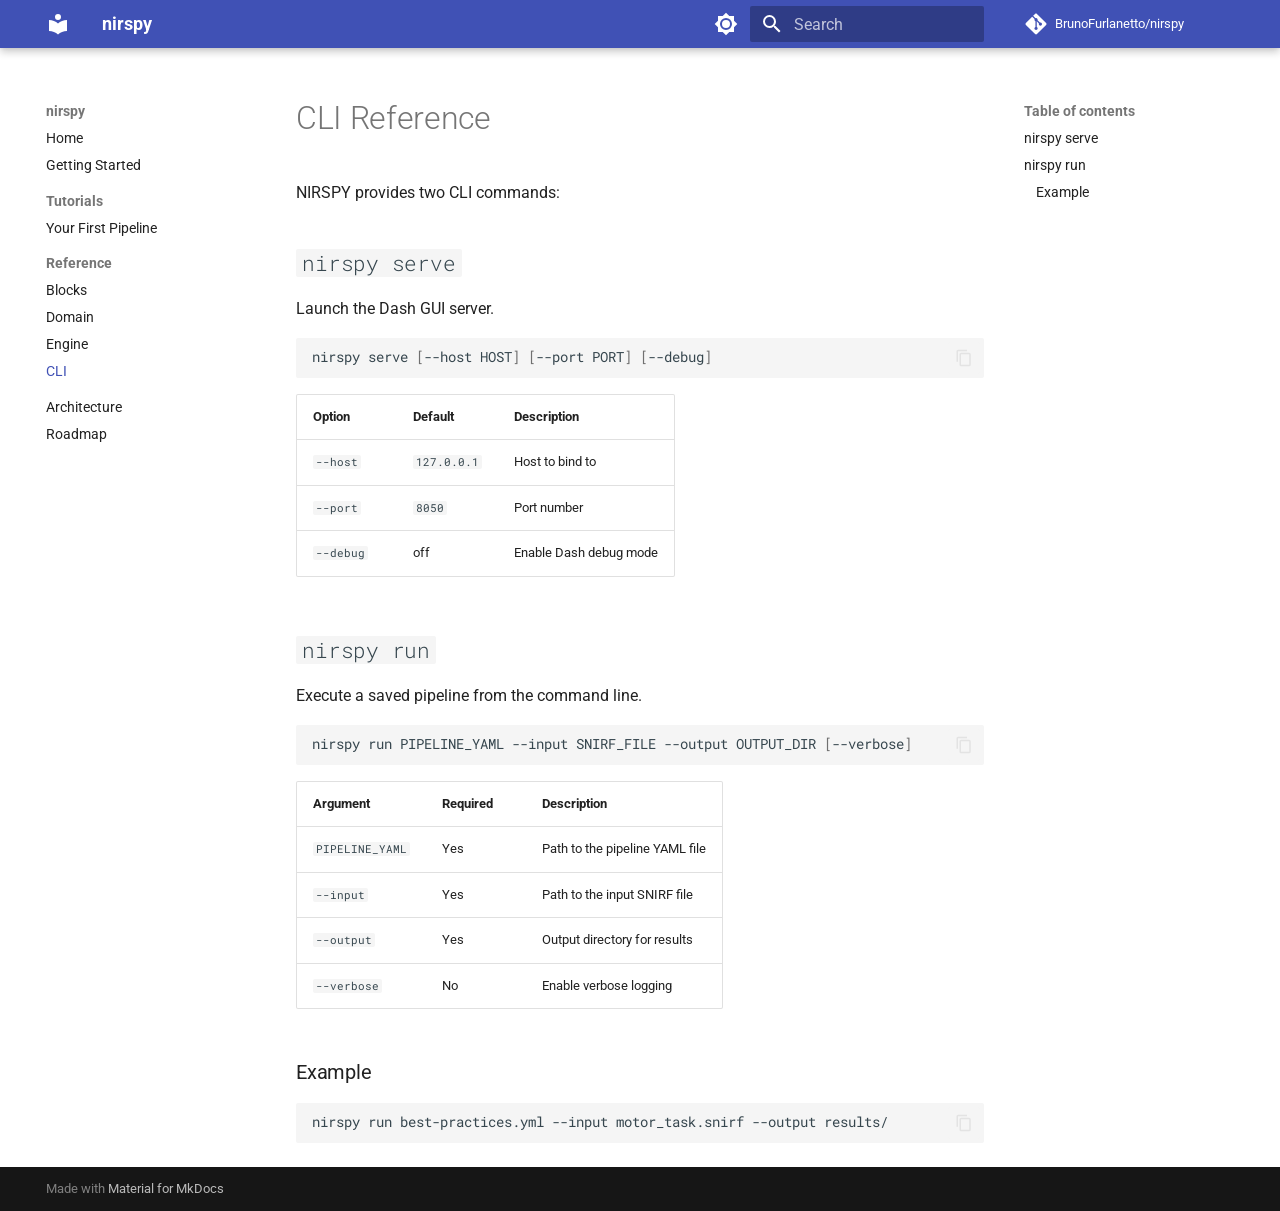
<file: reference/cli/index.html>
<!doctype html>
<html lang="en" class="no-js">
  <head>
    
      <meta charset="utf-8">
      <meta name="viewport" content="width=device-width,initial-scale=1">
      
        <meta name="description" content="GUI-first, fNIRS-focused pipeline builder in Python">
      
      
      
        <link rel="canonical" href="https://brunofurlanetto.github.io/nirspy/reference/cli/">
      
      
        <link rel="prev" href="../engine/">
      
      
        <link rel="next" href="../../architecture/">
      
      
        
      
      
      <link rel="icon" href="../../assets/images/favicon.png">
      <meta name="generator" content="mkdocs-1.6.1, mkdocs-material-9.7.6">
    
    
      
        <title>CLI - nirspy</title>
      
    
    
      <link rel="stylesheet" href="../../assets/stylesheets/main.484c7ddc.min.css">
      
        
        <link rel="stylesheet" href="../../assets/stylesheets/palette.ab4e12ef.min.css">
      
      


    
    
      
    
    
      
        
        
        <link rel="preconnect" href="https://fonts.gstatic.com" crossorigin>
        <link rel="stylesheet" href="https://fonts.googleapis.com/css?family=Roboto:300,300i,400,400i,700,700i%7CRoboto+Mono:400,400i,700,700i&display=fallback">
        <style>:root{--md-text-font:"Roboto";--md-code-font:"Roboto Mono"}</style>
      
    
    
      <link rel="stylesheet" href="../../assets/_mkdocstrings.css">
    
    <script>__md_scope=new URL("../..",location),__md_hash=e=>[...e].reduce(((e,_)=>(e<<5)-e+_.charCodeAt(0)),0),__md_get=(e,_=localStorage,t=__md_scope)=>JSON.parse(_.getItem(t.pathname+"."+e)),__md_set=(e,_,t=localStorage,a=__md_scope)=>{try{t.setItem(a.pathname+"."+e,JSON.stringify(_))}catch(e){}}</script>
    
      

    
    
  </head>
  
  
    
    
      
    
    
    
    
    <body dir="ltr" data-md-color-scheme="default" data-md-color-primary="indigo" data-md-color-accent="indigo">
  
    
    <input class="md-toggle" data-md-toggle="drawer" type="checkbox" id="__drawer" autocomplete="off">
    <input class="md-toggle" data-md-toggle="search" type="checkbox" id="__search" autocomplete="off">
    <label class="md-overlay" for="__drawer"></label>
    <div data-md-component="skip">
      
        
        <a href="#cli-reference" class="md-skip">
          Skip to content
        </a>
      
    </div>
    <div data-md-component="announce">
      
    </div>
    
    
      

  

<header class="md-header md-header--shadow" data-md-component="header">
  <nav class="md-header__inner md-grid" aria-label="Header">
    <a href="../.." title="nirspy" class="md-header__button md-logo" aria-label="nirspy" data-md-component="logo">
      
  
  <svg xmlns="http://www.w3.org/2000/svg" viewBox="0 0 24 24"><path d="M12 8a3 3 0 0 0 3-3 3 3 0 0 0-3-3 3 3 0 0 0-3 3 3 3 0 0 0 3 3m0 3.54C9.64 9.35 6.5 8 3 8v11c3.5 0 6.64 1.35 9 3.54 2.36-2.19 5.5-3.54 9-3.54V8c-3.5 0-6.64 1.35-9 3.54"/></svg>

    </a>
    <label class="md-header__button md-icon" for="__drawer">
      
      <svg xmlns="http://www.w3.org/2000/svg" viewBox="0 0 24 24"><path d="M3 6h18v2H3zm0 5h18v2H3zm0 5h18v2H3z"/></svg>
    </label>
    <div class="md-header__title" data-md-component="header-title">
      <div class="md-header__ellipsis">
        <div class="md-header__topic">
          <span class="md-ellipsis">
            nirspy
          </span>
        </div>
        <div class="md-header__topic" data-md-component="header-topic">
          <span class="md-ellipsis">
            
              CLI
            
          </span>
        </div>
      </div>
    </div>
    
      
        <form class="md-header__option" data-md-component="palette">
  
    
    
    
    <input class="md-option" data-md-color-media="(prefers-color-scheme: light)" data-md-color-scheme="default" data-md-color-primary="indigo" data-md-color-accent="indigo"  aria-label="Switch to dark mode"  type="radio" name="__palette" id="__palette_0">
    
      <label class="md-header__button md-icon" title="Switch to dark mode" for="__palette_1" hidden>
        <svg xmlns="http://www.w3.org/2000/svg" viewBox="0 0 24 24"><path d="M12 8a4 4 0 0 0-4 4 4 4 0 0 0 4 4 4 4 0 0 0 4-4 4 4 0 0 0-4-4m0 10a6 6 0 0 1-6-6 6 6 0 0 1 6-6 6 6 0 0 1 6 6 6 6 0 0 1-6 6m8-9.31V4h-4.69L12 .69 8.69 4H4v4.69L.69 12 4 15.31V20h4.69L12 23.31 15.31 20H20v-4.69L23.31 12z"/></svg>
      </label>
    
  
    
    
    
    <input class="md-option" data-md-color-media="(prefers-color-scheme: dark)" data-md-color-scheme="slate" data-md-color-primary="indigo" data-md-color-accent="indigo"  aria-label="Switch to light mode"  type="radio" name="__palette" id="__palette_1">
    
      <label class="md-header__button md-icon" title="Switch to light mode" for="__palette_0" hidden>
        <svg xmlns="http://www.w3.org/2000/svg" viewBox="0 0 24 24"><path d="M12 18c-.89 0-1.74-.2-2.5-.55C11.56 16.5 13 14.42 13 12s-1.44-4.5-3.5-5.45C10.26 6.2 11.11 6 12 6a6 6 0 0 1 6 6 6 6 0 0 1-6 6m8-9.31V4h-4.69L12 .69 8.69 4H4v4.69L.69 12 4 15.31V20h4.69L12 23.31 15.31 20H20v-4.69L23.31 12z"/></svg>
      </label>
    
  
</form>
      
    
    
      <script>var palette=__md_get("__palette");if(palette&&palette.color){if("(prefers-color-scheme)"===palette.color.media){var media=matchMedia("(prefers-color-scheme: light)"),input=document.querySelector(media.matches?"[data-md-color-media='(prefers-color-scheme: light)']":"[data-md-color-media='(prefers-color-scheme: dark)']");palette.color.media=input.getAttribute("data-md-color-media"),palette.color.scheme=input.getAttribute("data-md-color-scheme"),palette.color.primary=input.getAttribute("data-md-color-primary"),palette.color.accent=input.getAttribute("data-md-color-accent")}for(var[key,value]of Object.entries(palette.color))document.body.setAttribute("data-md-color-"+key,value)}</script>
    
    
    
      
      
        <label class="md-header__button md-icon" for="__search">
          
          <svg xmlns="http://www.w3.org/2000/svg" viewBox="0 0 24 24"><path d="M9.5 3A6.5 6.5 0 0 1 16 9.5c0 1.61-.59 3.09-1.56 4.23l.27.27h.79l5 5-1.5 1.5-5-5v-.79l-.27-.27A6.52 6.52 0 0 1 9.5 16 6.5 6.5 0 0 1 3 9.5 6.5 6.5 0 0 1 9.5 3m0 2C7 5 5 7 5 9.5S7 14 9.5 14 14 12 14 9.5 12 5 9.5 5"/></svg>
        </label>
        <div class="md-search" data-md-component="search" role="dialog">
  <label class="md-search__overlay" for="__search"></label>
  <div class="md-search__inner" role="search">
    <form class="md-search__form" name="search">
      <input type="text" class="md-search__input" name="query" aria-label="Search" placeholder="Search" autocapitalize="off" autocorrect="off" autocomplete="off" spellcheck="false" data-md-component="search-query" required>
      <label class="md-search__icon md-icon" for="__search">
        
        <svg xmlns="http://www.w3.org/2000/svg" viewBox="0 0 24 24"><path d="M9.5 3A6.5 6.5 0 0 1 16 9.5c0 1.61-.59 3.09-1.56 4.23l.27.27h.79l5 5-1.5 1.5-5-5v-.79l-.27-.27A6.52 6.52 0 0 1 9.5 16 6.5 6.5 0 0 1 3 9.5 6.5 6.5 0 0 1 9.5 3m0 2C7 5 5 7 5 9.5S7 14 9.5 14 14 12 14 9.5 12 5 9.5 5"/></svg>
        
        <svg xmlns="http://www.w3.org/2000/svg" viewBox="0 0 24 24"><path d="M20 11v2H8l5.5 5.5-1.42 1.42L4.16 12l7.92-7.92L13.5 5.5 8 11z"/></svg>
      </label>
      <nav class="md-search__options" aria-label="Search">
        
        <button type="reset" class="md-search__icon md-icon" title="Clear" aria-label="Clear" tabindex="-1">
          
          <svg xmlns="http://www.w3.org/2000/svg" viewBox="0 0 24 24"><path d="M19 6.41 17.59 5 12 10.59 6.41 5 5 6.41 10.59 12 5 17.59 6.41 19 12 13.41 17.59 19 19 17.59 13.41 12z"/></svg>
        </button>
      </nav>
      
    </form>
    <div class="md-search__output">
      <div class="md-search__scrollwrap" tabindex="0" data-md-scrollfix>
        <div class="md-search-result" data-md-component="search-result">
          <div class="md-search-result__meta">
            Initializing search
          </div>
          <ol class="md-search-result__list" role="presentation"></ol>
        </div>
      </div>
    </div>
  </div>
</div>
      
    
    
      <div class="md-header__source">
        <a href="https://github.com/BrunoFurlanetto/nirspy" title="Go to repository" class="md-source" data-md-component="source">
  <div class="md-source__icon md-icon">
    
    <svg xmlns="http://www.w3.org/2000/svg" viewBox="0 0 448 512"><!--! Font Awesome Free 7.1.0 by @fontawesome - https://fontawesome.com License - https://fontawesome.com/license/free (Icons: CC BY 4.0, Fonts: SIL OFL 1.1, Code: MIT License) Copyright 2025 Fonticons, Inc.--><path d="M439.6 236.1 244 40.5c-5.4-5.5-12.8-8.5-20.4-8.5s-15 3-20.4 8.4L162.5 81l51.5 51.5c27.1-9.1 52.7 16.8 43.4 43.7l49.7 49.7c34.2-11.8 61.2 31 35.5 56.7-26.5 26.5-70.2-2.9-56-37.3L240.3 199v121.9c25.3 12.5 22.3 41.8 9.1 55-6.4 6.4-15.2 10.1-24.3 10.1s-17.8-3.6-24.3-10.1c-17.6-17.6-11.1-46.9 11.2-56v-123c-20.8-8.5-24.6-30.7-18.6-45L142.6 101 8.5 235.1C3 240.6 0 247.9 0 255.5s3 15 8.5 20.4l195.6 195.7c5.4 5.4 12.7 8.4 20.4 8.4s15-3 20.4-8.4l194.7-194.7c5.4-5.4 8.4-12.8 8.4-20.4s-3-15-8.4-20.4"/></svg>
  </div>
  <div class="md-source__repository">
    BrunoFurlanetto/nirspy
  </div>
</a>
      </div>
    
  </nav>
  
</header>
    
    <div class="md-container" data-md-component="container">
      
      
        
          
        
      
      <main class="md-main" data-md-component="main">
        <div class="md-main__inner md-grid">
          
            
              
              <div class="md-sidebar md-sidebar--primary" data-md-component="sidebar" data-md-type="navigation" >
                <div class="md-sidebar__scrollwrap">
                  <div class="md-sidebar__inner">
                    



<nav class="md-nav md-nav--primary" aria-label="Navigation" data-md-level="0">
  <label class="md-nav__title" for="__drawer">
    <a href="../.." title="nirspy" class="md-nav__button md-logo" aria-label="nirspy" data-md-component="logo">
      
  
  <svg xmlns="http://www.w3.org/2000/svg" viewBox="0 0 24 24"><path d="M12 8a3 3 0 0 0 3-3 3 3 0 0 0-3-3 3 3 0 0 0-3 3 3 3 0 0 0 3 3m0 3.54C9.64 9.35 6.5 8 3 8v11c3.5 0 6.64 1.35 9 3.54 2.36-2.19 5.5-3.54 9-3.54V8c-3.5 0-6.64 1.35-9 3.54"/></svg>

    </a>
    nirspy
  </label>
  
    <div class="md-nav__source">
      <a href="https://github.com/BrunoFurlanetto/nirspy" title="Go to repository" class="md-source" data-md-component="source">
  <div class="md-source__icon md-icon">
    
    <svg xmlns="http://www.w3.org/2000/svg" viewBox="0 0 448 512"><!--! Font Awesome Free 7.1.0 by @fontawesome - https://fontawesome.com License - https://fontawesome.com/license/free (Icons: CC BY 4.0, Fonts: SIL OFL 1.1, Code: MIT License) Copyright 2025 Fonticons, Inc.--><path d="M439.6 236.1 244 40.5c-5.4-5.5-12.8-8.5-20.4-8.5s-15 3-20.4 8.4L162.5 81l51.5 51.5c27.1-9.1 52.7 16.8 43.4 43.7l49.7 49.7c34.2-11.8 61.2 31 35.5 56.7-26.5 26.5-70.2-2.9-56-37.3L240.3 199v121.9c25.3 12.5 22.3 41.8 9.1 55-6.4 6.4-15.2 10.1-24.3 10.1s-17.8-3.6-24.3-10.1c-17.6-17.6-11.1-46.9 11.2-56v-123c-20.8-8.5-24.6-30.7-18.6-45L142.6 101 8.5 235.1C3 240.6 0 247.9 0 255.5s3 15 8.5 20.4l195.6 195.7c5.4 5.4 12.7 8.4 20.4 8.4s15-3 20.4-8.4l194.7-194.7c5.4-5.4 8.4-12.8 8.4-20.4s-3-15-8.4-20.4"/></svg>
  </div>
  <div class="md-source__repository">
    BrunoFurlanetto/nirspy
  </div>
</a>
    </div>
  
  <ul class="md-nav__list" data-md-scrollfix>
    
      
      
  
  
  
  
    <li class="md-nav__item">
      <a href="../.." class="md-nav__link">
        
  
  
  <span class="md-ellipsis">
    
  
    Home
  

    
  </span>
  
  

      </a>
    </li>
  

    
      
      
  
  
  
  
    <li class="md-nav__item">
      <a href="../../getting-started/" class="md-nav__link">
        
  
  
  <span class="md-ellipsis">
    
  
    Getting Started
  

    
  </span>
  
  

      </a>
    </li>
  

    
      
      
  
  
  
  
    
    
    
    
      
        
        
      
    
    
    <li class="md-nav__item md-nav__item--section md-nav__item--nested">
      
        
        
          
        
        <input class="md-nav__toggle md-toggle md-toggle--indeterminate" type="checkbox" id="__nav_3" >
        
          
          <label class="md-nav__link" for="__nav_3" id="__nav_3_label" tabindex="">
            
  
  
  <span class="md-ellipsis">
    
  
    Tutorials
  

    
  </span>
  
  

            <span class="md-nav__icon md-icon"></span>
          </label>
        
        <nav class="md-nav" data-md-level="1" aria-labelledby="__nav_3_label" aria-expanded="false">
          <label class="md-nav__title" for="__nav_3">
            <span class="md-nav__icon md-icon"></span>
            
  
    Tutorials
  

          </label>
          <ul class="md-nav__list" data-md-scrollfix>
            
              
                
  
  
  
  
    <li class="md-nav__item">
      <a href="../../tutorials/first-pipeline/" class="md-nav__link">
        
  
  
  <span class="md-ellipsis">
    
  
    Your First Pipeline
  

    
  </span>
  
  

      </a>
    </li>
  

              
            
          </ul>
        </nav>
      
    </li>
  

    
      
      
  
  
    
  
  
  
    
    
    
    
      
        
        
      
    
    
    <li class="md-nav__item md-nav__item--active md-nav__item--section md-nav__item--nested">
      
        
        
        <input class="md-nav__toggle md-toggle " type="checkbox" id="__nav_4" checked>
        
          
          <label class="md-nav__link" for="__nav_4" id="__nav_4_label" tabindex="">
            
  
  
  <span class="md-ellipsis">
    
  
    Reference
  

    
  </span>
  
  

            <span class="md-nav__icon md-icon"></span>
          </label>
        
        <nav class="md-nav" data-md-level="1" aria-labelledby="__nav_4_label" aria-expanded="true">
          <label class="md-nav__title" for="__nav_4">
            <span class="md-nav__icon md-icon"></span>
            
  
    Reference
  

          </label>
          <ul class="md-nav__list" data-md-scrollfix>
            
              
                
  
  
  
  
    <li class="md-nav__item">
      <a href="../blocks/" class="md-nav__link">
        
  
  
  <span class="md-ellipsis">
    
  
    Blocks
  

    
  </span>
  
  

      </a>
    </li>
  

              
            
              
                
  
  
  
  
    <li class="md-nav__item">
      <a href="../domain/" class="md-nav__link">
        
  
  
  <span class="md-ellipsis">
    
  
    Domain
  

    
  </span>
  
  

      </a>
    </li>
  

              
            
              
                
  
  
  
  
    <li class="md-nav__item">
      <a href="../engine/" class="md-nav__link">
        
  
  
  <span class="md-ellipsis">
    
  
    Engine
  

    
  </span>
  
  

      </a>
    </li>
  

              
            
              
                
  
  
    
  
  
  
    <li class="md-nav__item md-nav__item--active">
      
      <input class="md-nav__toggle md-toggle" type="checkbox" id="__toc">
      
      
        
      
      
        <label class="md-nav__link md-nav__link--active" for="__toc">
          
  
  
  <span class="md-ellipsis">
    
  
    CLI
  

    
  </span>
  
  

          <span class="md-nav__icon md-icon"></span>
        </label>
      
      <a href="./" class="md-nav__link md-nav__link--active">
        
  
  
  <span class="md-ellipsis">
    
  
    CLI
  

    
  </span>
  
  

      </a>
      
        

<nav class="md-nav md-nav--secondary" aria-label="Table of contents">
  
  
  
    
  
  
    <label class="md-nav__title" for="__toc">
      <span class="md-nav__icon md-icon"></span>
      Table of contents
    </label>
    <ul class="md-nav__list" data-md-component="toc" data-md-scrollfix>
      
        <li class="md-nav__item">
  <a href="#nirspy-serve" class="md-nav__link">
    <span class="md-ellipsis">
      
        nirspy serve
      
    </span>
  </a>
  
</li>
      
        <li class="md-nav__item">
  <a href="#nirspy-run" class="md-nav__link">
    <span class="md-ellipsis">
      
        nirspy run
      
    </span>
  </a>
  
    <nav class="md-nav" aria-label="nirspy run">
      <ul class="md-nav__list">
        
          <li class="md-nav__item">
  <a href="#example" class="md-nav__link">
    <span class="md-ellipsis">
      
        Example
      
    </span>
  </a>
  
</li>
        
      </ul>
    </nav>
  
</li>
      
    </ul>
  
</nav>
      
    </li>
  

              
            
          </ul>
        </nav>
      
    </li>
  

    
      
      
  
  
  
  
    <li class="md-nav__item">
      <a href="../../architecture/" class="md-nav__link">
        
  
  
  <span class="md-ellipsis">
    
  
    Architecture
  

    
  </span>
  
  

      </a>
    </li>
  

    
      
      
  
  
  
  
    <li class="md-nav__item">
      <a href="../../roadmap/" class="md-nav__link">
        
  
  
  <span class="md-ellipsis">
    
  
    Roadmap
  

    
  </span>
  
  

      </a>
    </li>
  

    
  </ul>
</nav>
                  </div>
                </div>
              </div>
            
            
              
              <div class="md-sidebar md-sidebar--secondary" data-md-component="sidebar" data-md-type="toc" >
                <div class="md-sidebar__scrollwrap">
                  <div class="md-sidebar__inner">
                    

<nav class="md-nav md-nav--secondary" aria-label="Table of contents">
  
  
  
    
  
  
    <label class="md-nav__title" for="__toc">
      <span class="md-nav__icon md-icon"></span>
      Table of contents
    </label>
    <ul class="md-nav__list" data-md-component="toc" data-md-scrollfix>
      
        <li class="md-nav__item">
  <a href="#nirspy-serve" class="md-nav__link">
    <span class="md-ellipsis">
      
        nirspy serve
      
    </span>
  </a>
  
</li>
      
        <li class="md-nav__item">
  <a href="#nirspy-run" class="md-nav__link">
    <span class="md-ellipsis">
      
        nirspy run
      
    </span>
  </a>
  
    <nav class="md-nav" aria-label="nirspy run">
      <ul class="md-nav__list">
        
          <li class="md-nav__item">
  <a href="#example" class="md-nav__link">
    <span class="md-ellipsis">
      
        Example
      
    </span>
  </a>
  
</li>
        
      </ul>
    </nav>
  
</li>
      
    </ul>
  
</nav>
                  </div>
                </div>
              </div>
            
          
          
            <div class="md-content" data-md-component="content">
              
              <article class="md-content__inner md-typeset">
                
                  


  
  


<h1 id="cli-reference">CLI Reference</h1>
<p>NIRSPY provides two CLI commands:</p>
<h2 id="nirspy-serve"><code>nirspy serve</code></h2>
<p>Launch the Dash GUI server.</p>
<div class="highlight"><pre><span></span><code><a id="__codelineno-0-1" name="__codelineno-0-1" href="#__codelineno-0-1"></a>nirspy<span class="w"> </span>serve<span class="w"> </span><span class="o">[</span>--host<span class="w"> </span>HOST<span class="o">]</span><span class="w"> </span><span class="o">[</span>--port<span class="w"> </span>PORT<span class="o">]</span><span class="w"> </span><span class="o">[</span>--debug<span class="o">]</span>
</code></pre></div>
<table>
<thead>
<tr>
<th>Option</th>
<th>Default</th>
<th>Description</th>
</tr>
</thead>
<tbody>
<tr>
<td><code>--host</code></td>
<td><code>127.0.0.1</code></td>
<td>Host to bind to</td>
</tr>
<tr>
<td><code>--port</code></td>
<td><code>8050</code></td>
<td>Port number</td>
</tr>
<tr>
<td><code>--debug</code></td>
<td>off</td>
<td>Enable Dash debug mode</td>
</tr>
</tbody>
</table>
<h2 id="nirspy-run"><code>nirspy run</code></h2>
<p>Execute a saved pipeline from the command line.</p>
<div class="highlight"><pre><span></span><code><a id="__codelineno-1-1" name="__codelineno-1-1" href="#__codelineno-1-1"></a>nirspy<span class="w"> </span>run<span class="w"> </span>PIPELINE_YAML<span class="w"> </span>--input<span class="w"> </span>SNIRF_FILE<span class="w"> </span>--output<span class="w"> </span>OUTPUT_DIR<span class="w"> </span><span class="o">[</span>--verbose<span class="o">]</span>
</code></pre></div>
<table>
<thead>
<tr>
<th>Argument</th>
<th>Required</th>
<th>Description</th>
</tr>
</thead>
<tbody>
<tr>
<td><code>PIPELINE_YAML</code></td>
<td>Yes</td>
<td>Path to the pipeline YAML file</td>
</tr>
<tr>
<td><code>--input</code></td>
<td>Yes</td>
<td>Path to the input SNIRF file</td>
</tr>
<tr>
<td><code>--output</code></td>
<td>Yes</td>
<td>Output directory for results</td>
</tr>
<tr>
<td><code>--verbose</code></td>
<td>No</td>
<td>Enable verbose logging</td>
</tr>
</tbody>
</table>
<h3 id="example">Example</h3>
<div class="highlight"><pre><span></span><code><a id="__codelineno-2-1" name="__codelineno-2-1" href="#__codelineno-2-1"></a>nirspy<span class="w"> </span>run<span class="w"> </span>best-practices.yml<span class="w"> </span>--input<span class="w"> </span>motor_task.snirf<span class="w"> </span>--output<span class="w"> </span>results/
</code></pre></div>












                
              </article>
            </div>
          
          
<script>var target=document.getElementById(location.hash.slice(1));target&&target.name&&(target.checked=target.name.startsWith("__tabbed_"))</script>
        </div>
        
      </main>
      
        <footer class="md-footer">
  
  <div class="md-footer-meta md-typeset">
    <div class="md-footer-meta__inner md-grid">
      <div class="md-copyright">
  
  
    Made with
    <a href="https://squidfunk.github.io/mkdocs-material/" target="_blank" rel="noopener">
      Material for MkDocs
    </a>
  
</div>
      
    </div>
  </div>
</footer>
      
    </div>
    <div class="md-dialog" data-md-component="dialog">
      <div class="md-dialog__inner md-typeset"></div>
    </div>
    
    
    
      
      
      <script id="__config" type="application/json">{"annotate": null, "base": "../..", "features": ["content.code.copy", "navigation.sections", "navigation.expand"], "search": "../../assets/javascripts/workers/search.2c215733.min.js", "tags": null, "translations": {"clipboard.copied": "Copied to clipboard", "clipboard.copy": "Copy to clipboard", "search.result.more.one": "1 more on this page", "search.result.more.other": "# more on this page", "search.result.none": "No matching documents", "search.result.one": "1 matching document", "search.result.other": "# matching documents", "search.result.placeholder": "Type to start searching", "search.result.term.missing": "Missing", "select.version": "Select version"}, "version": null}</script>
    
    
      <script src="../../assets/javascripts/bundle.79ae519e.min.js"></script>
      
    
  </body>
</html>
</file>
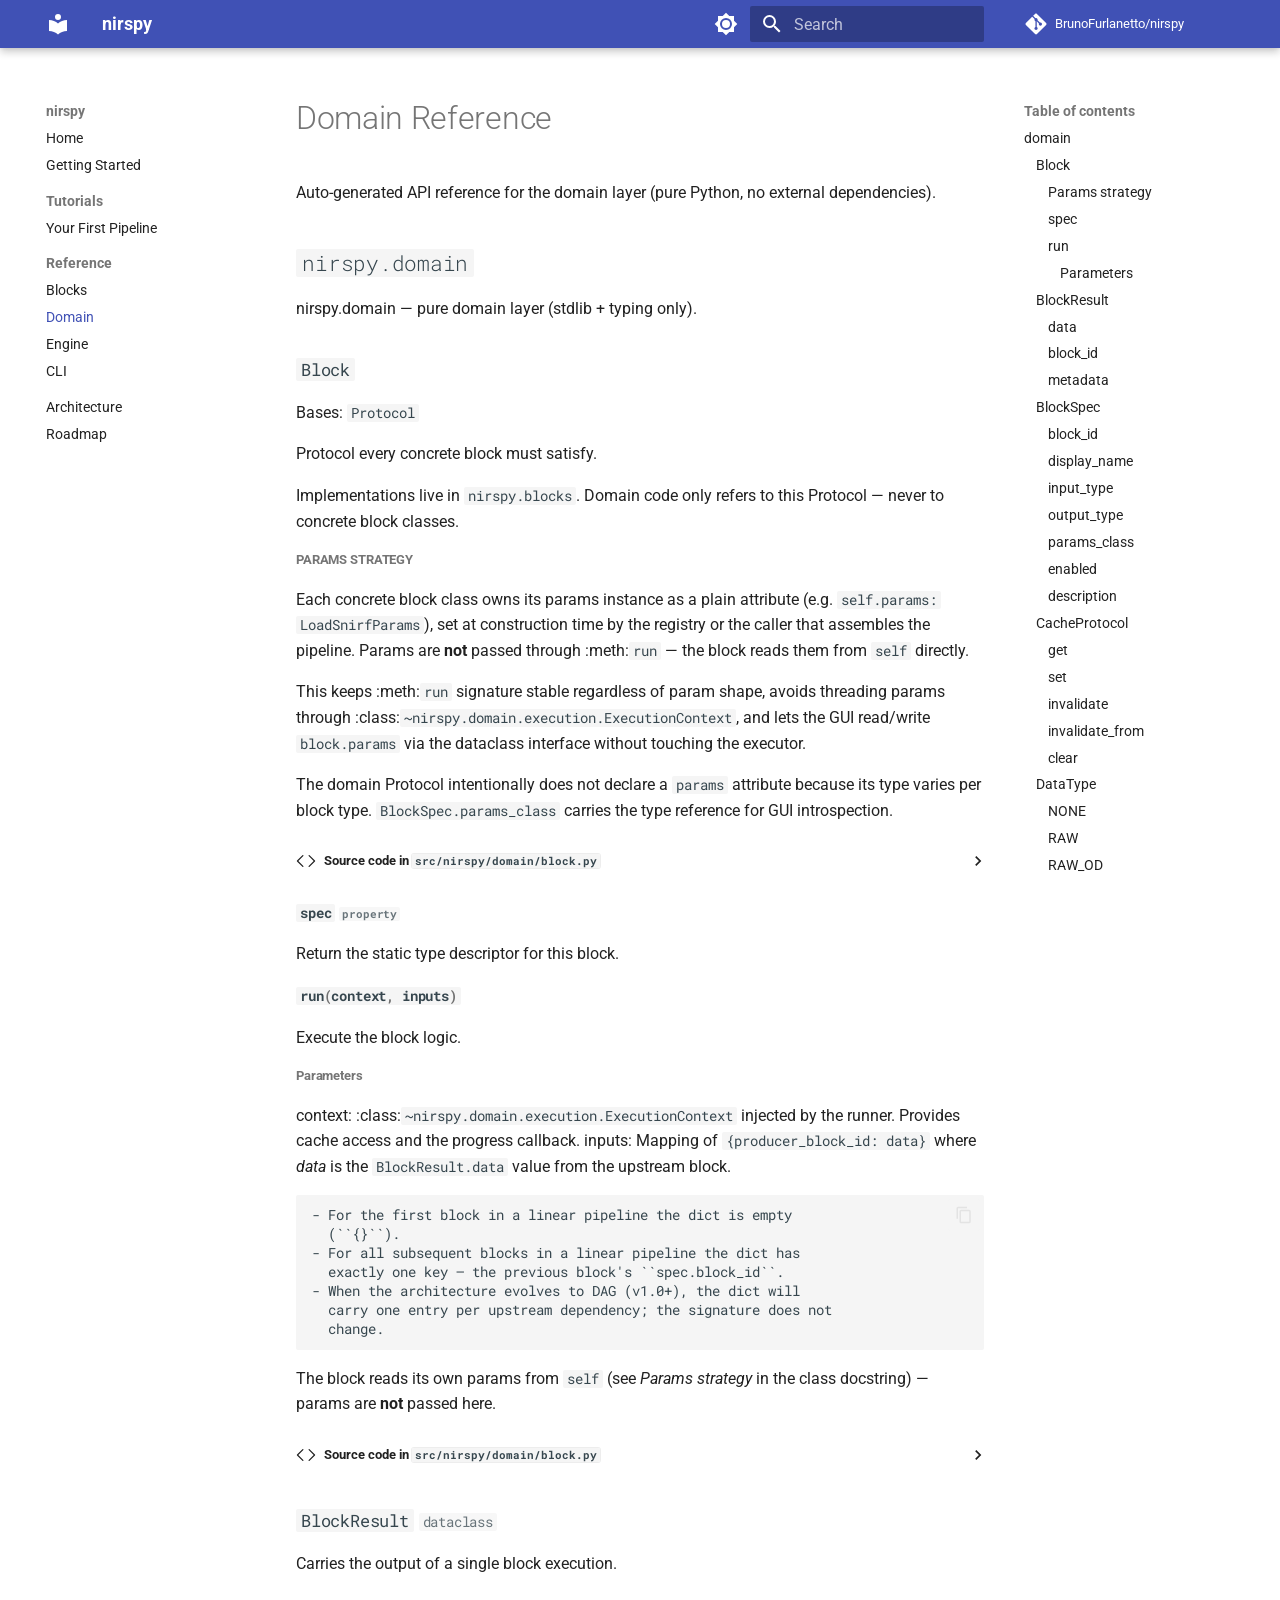
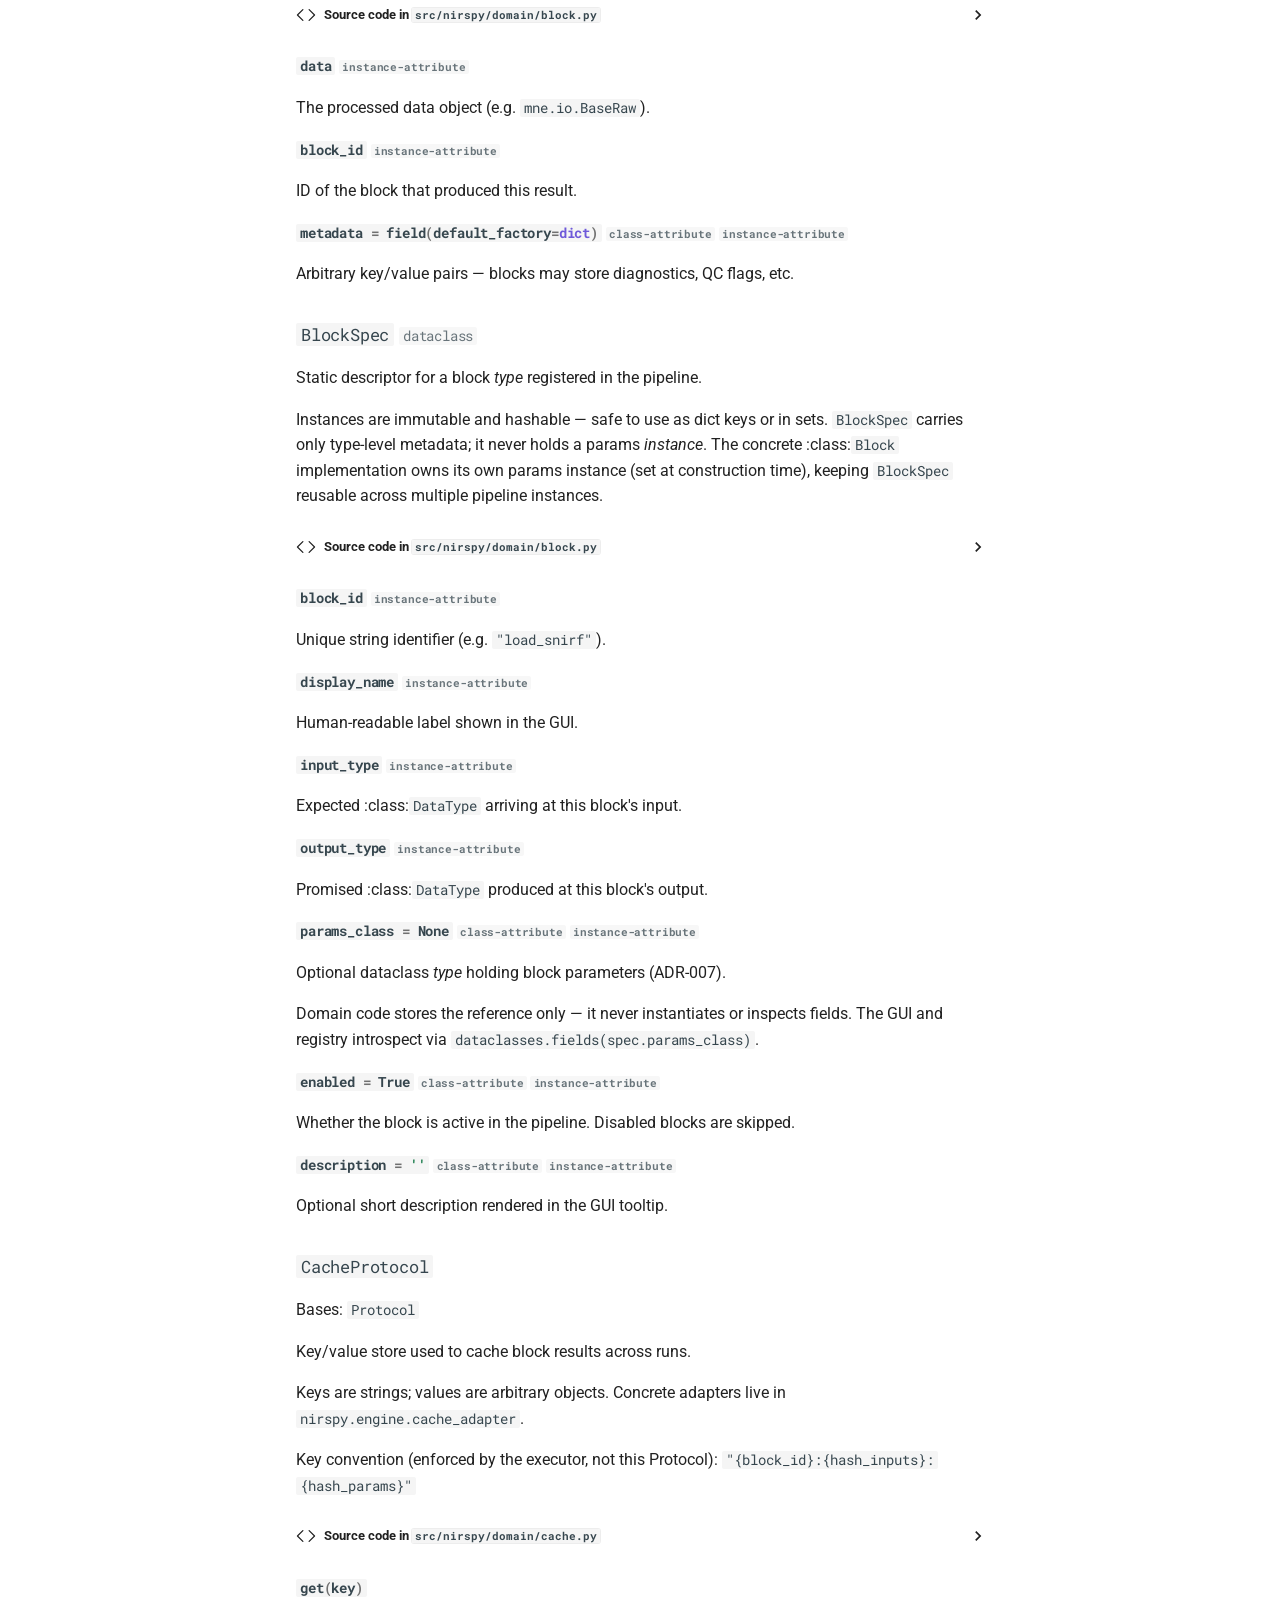
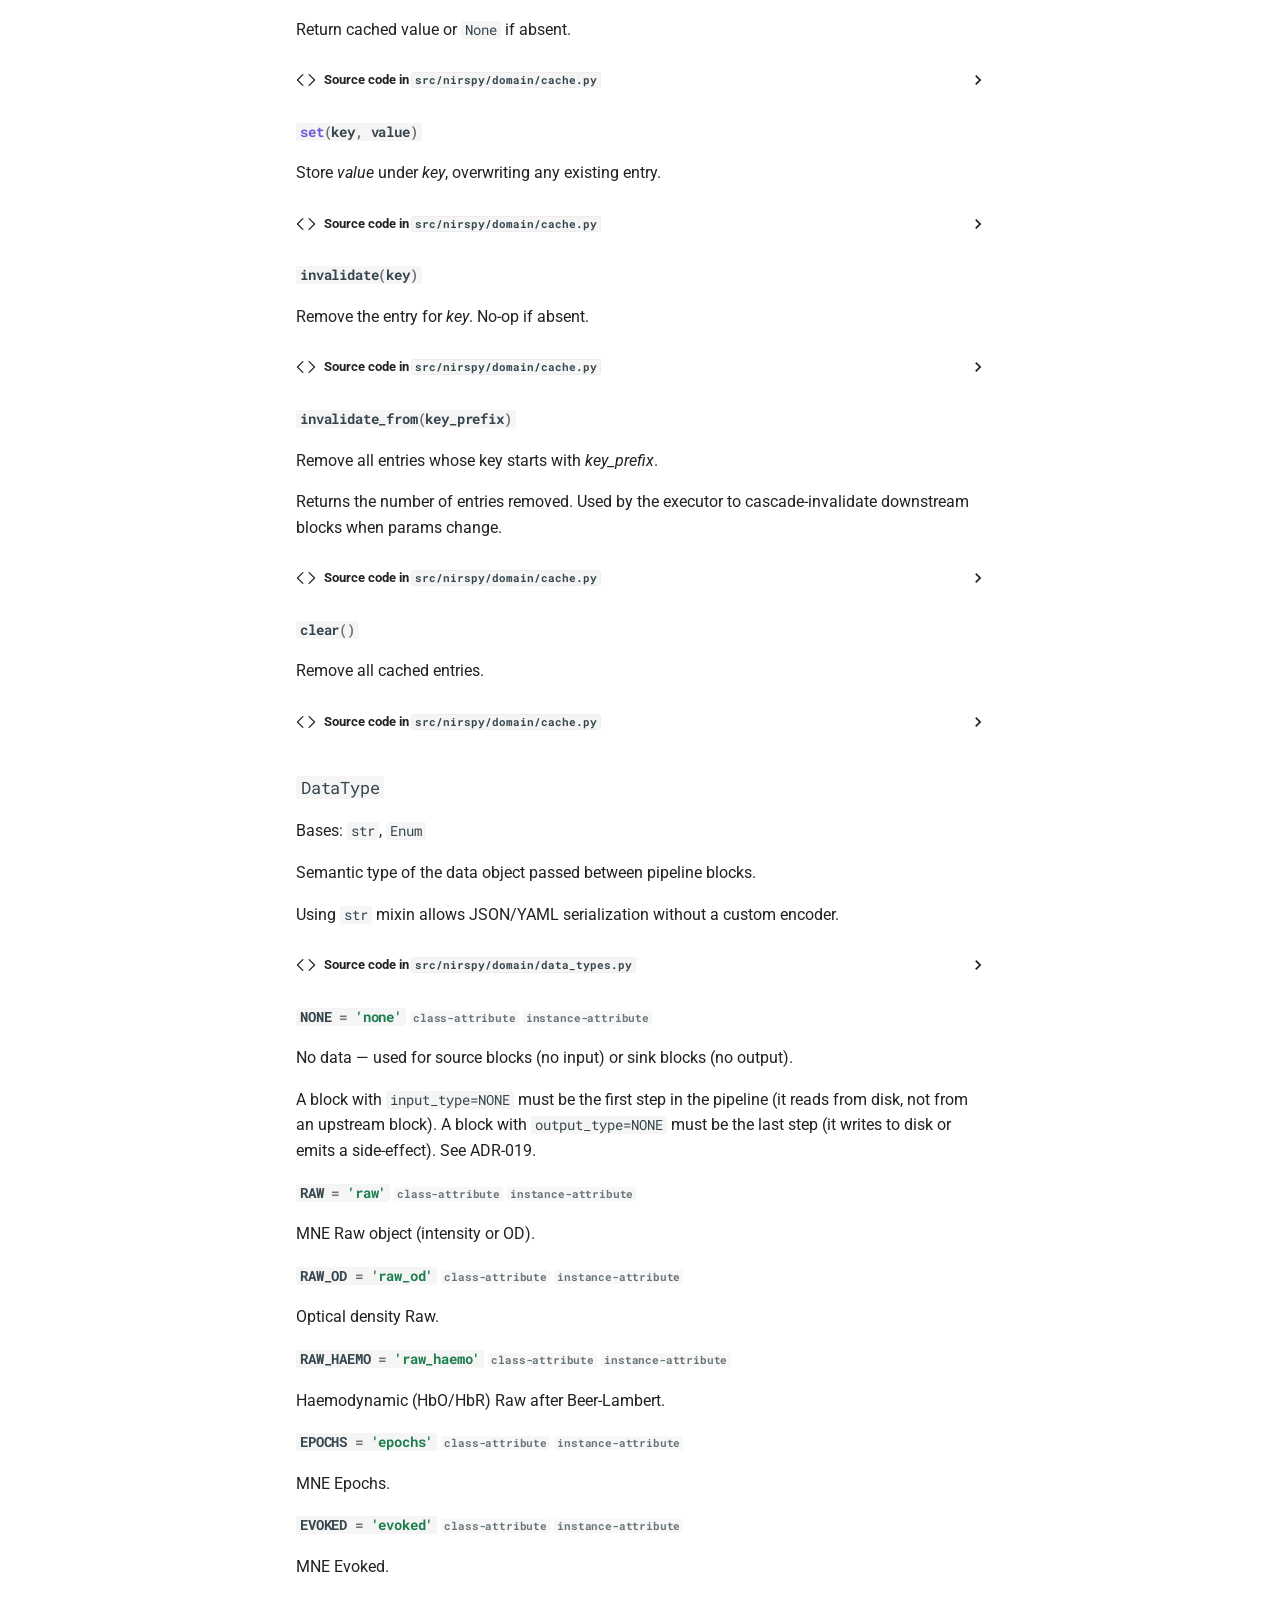
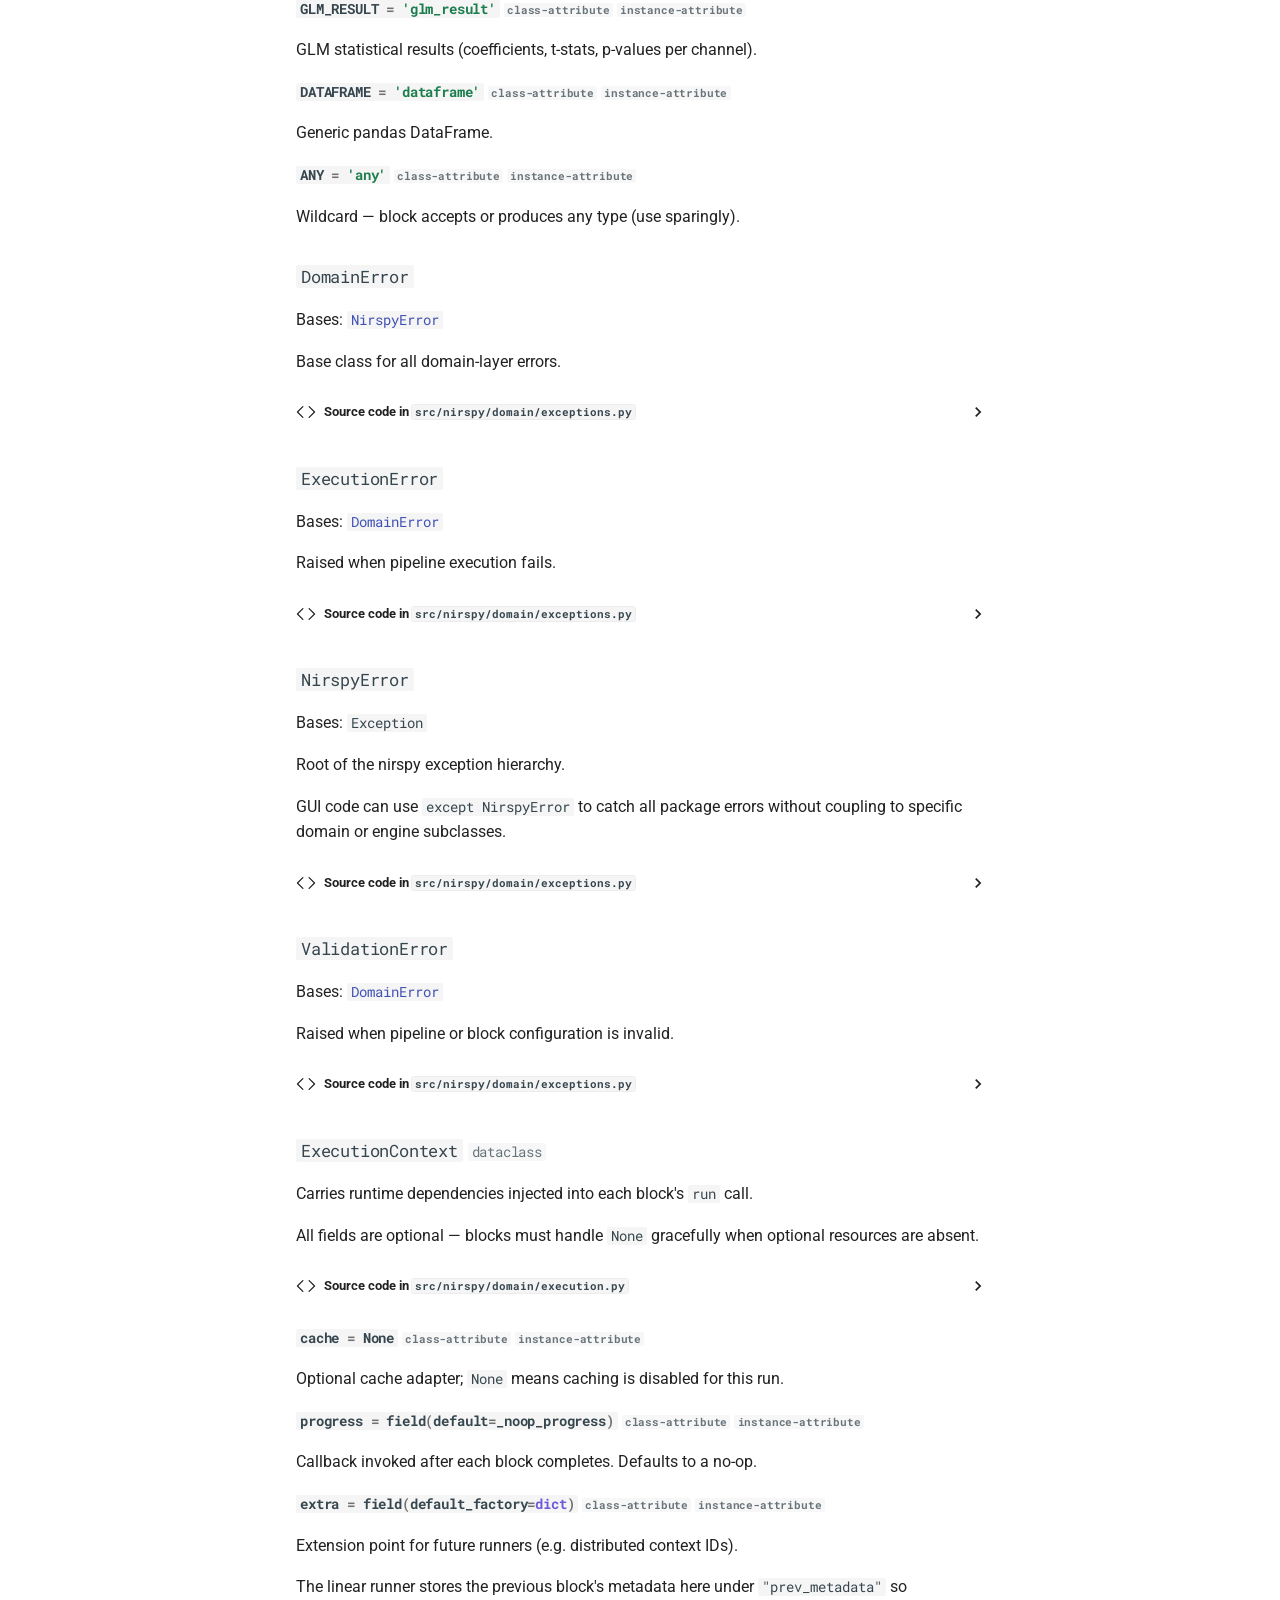
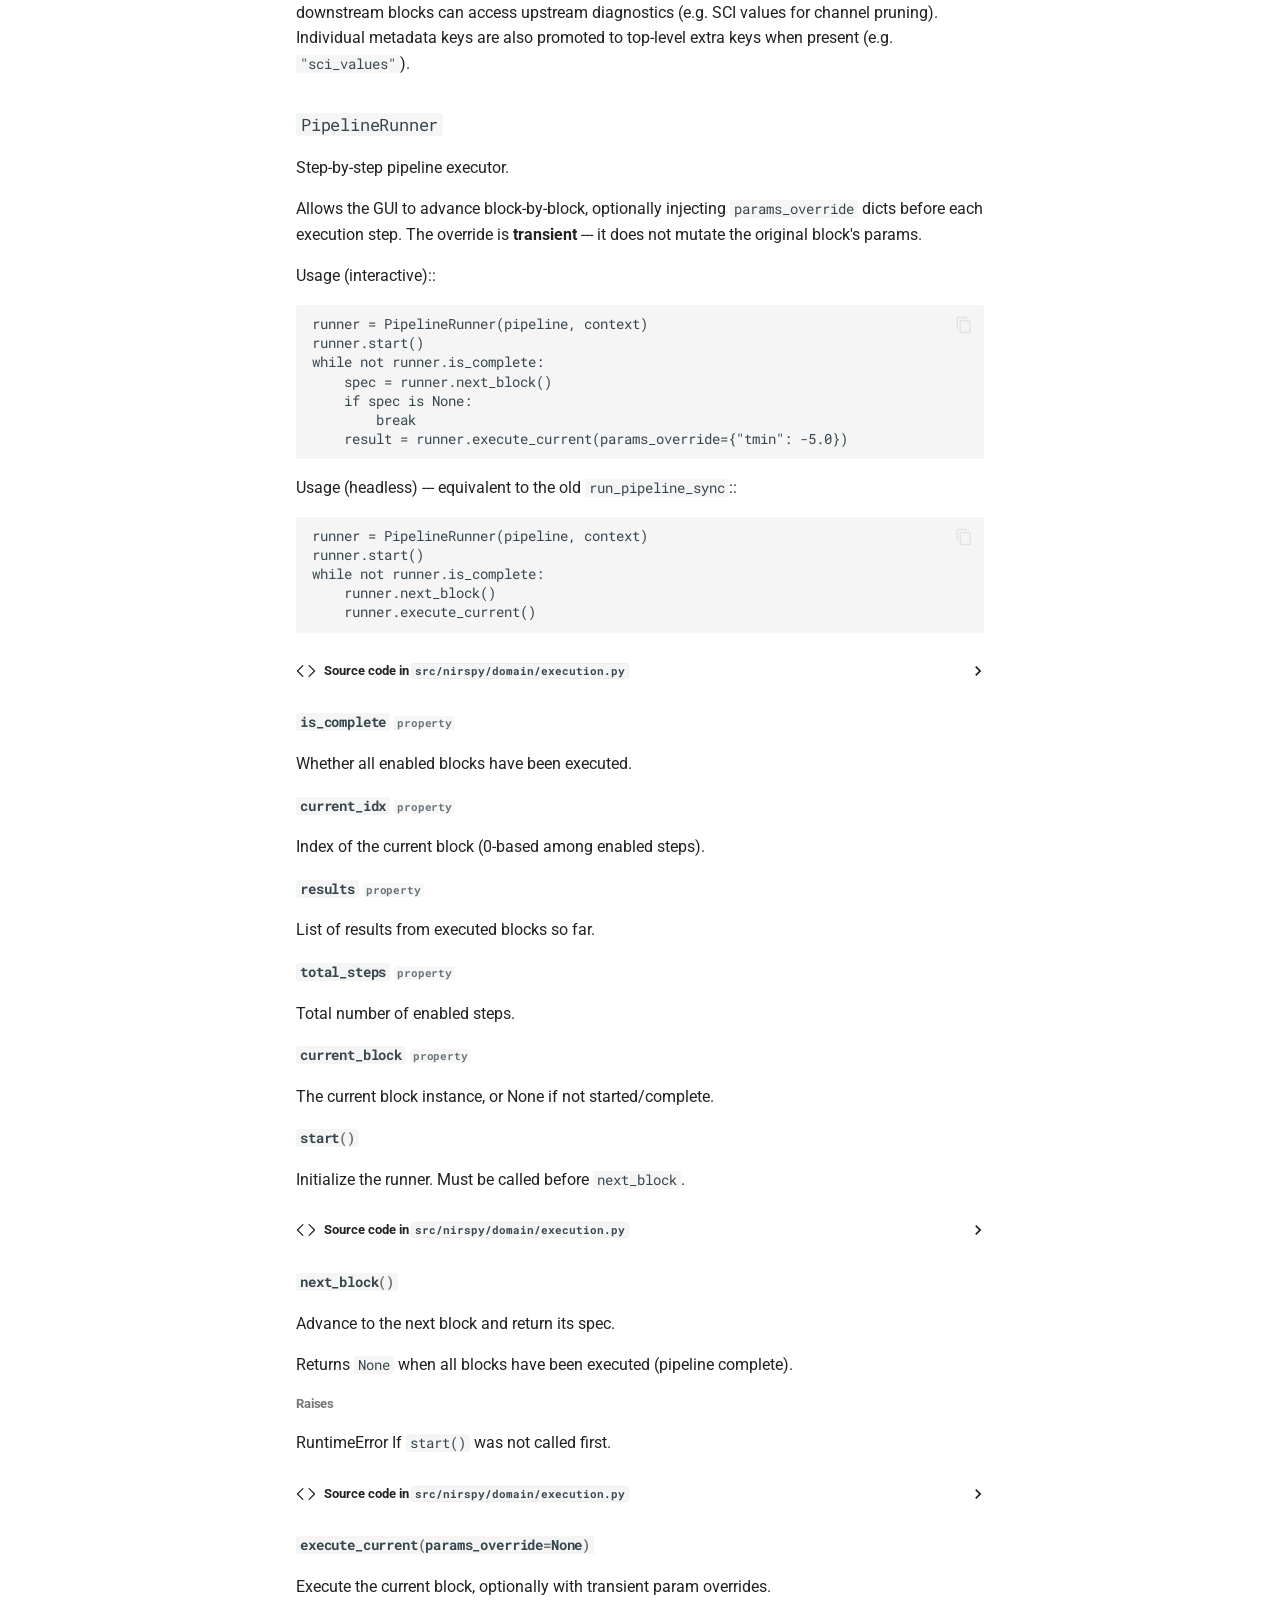
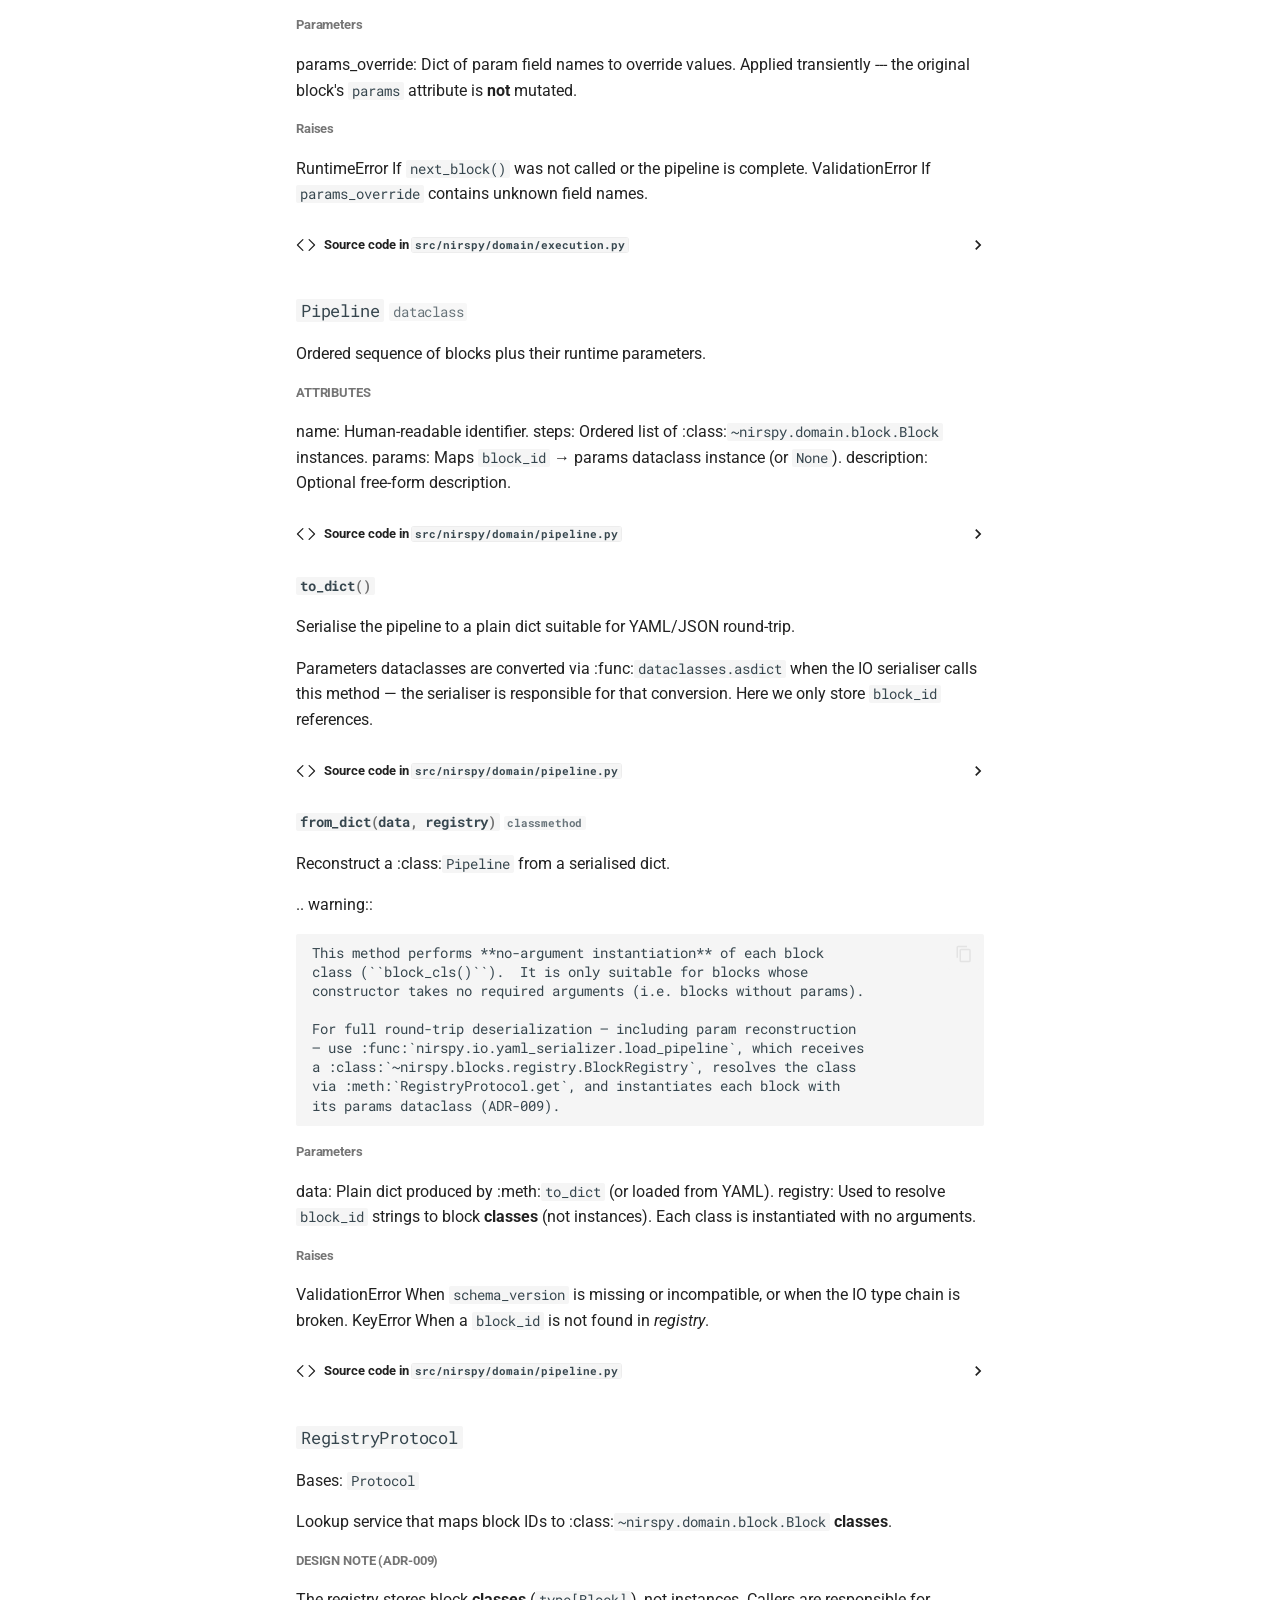
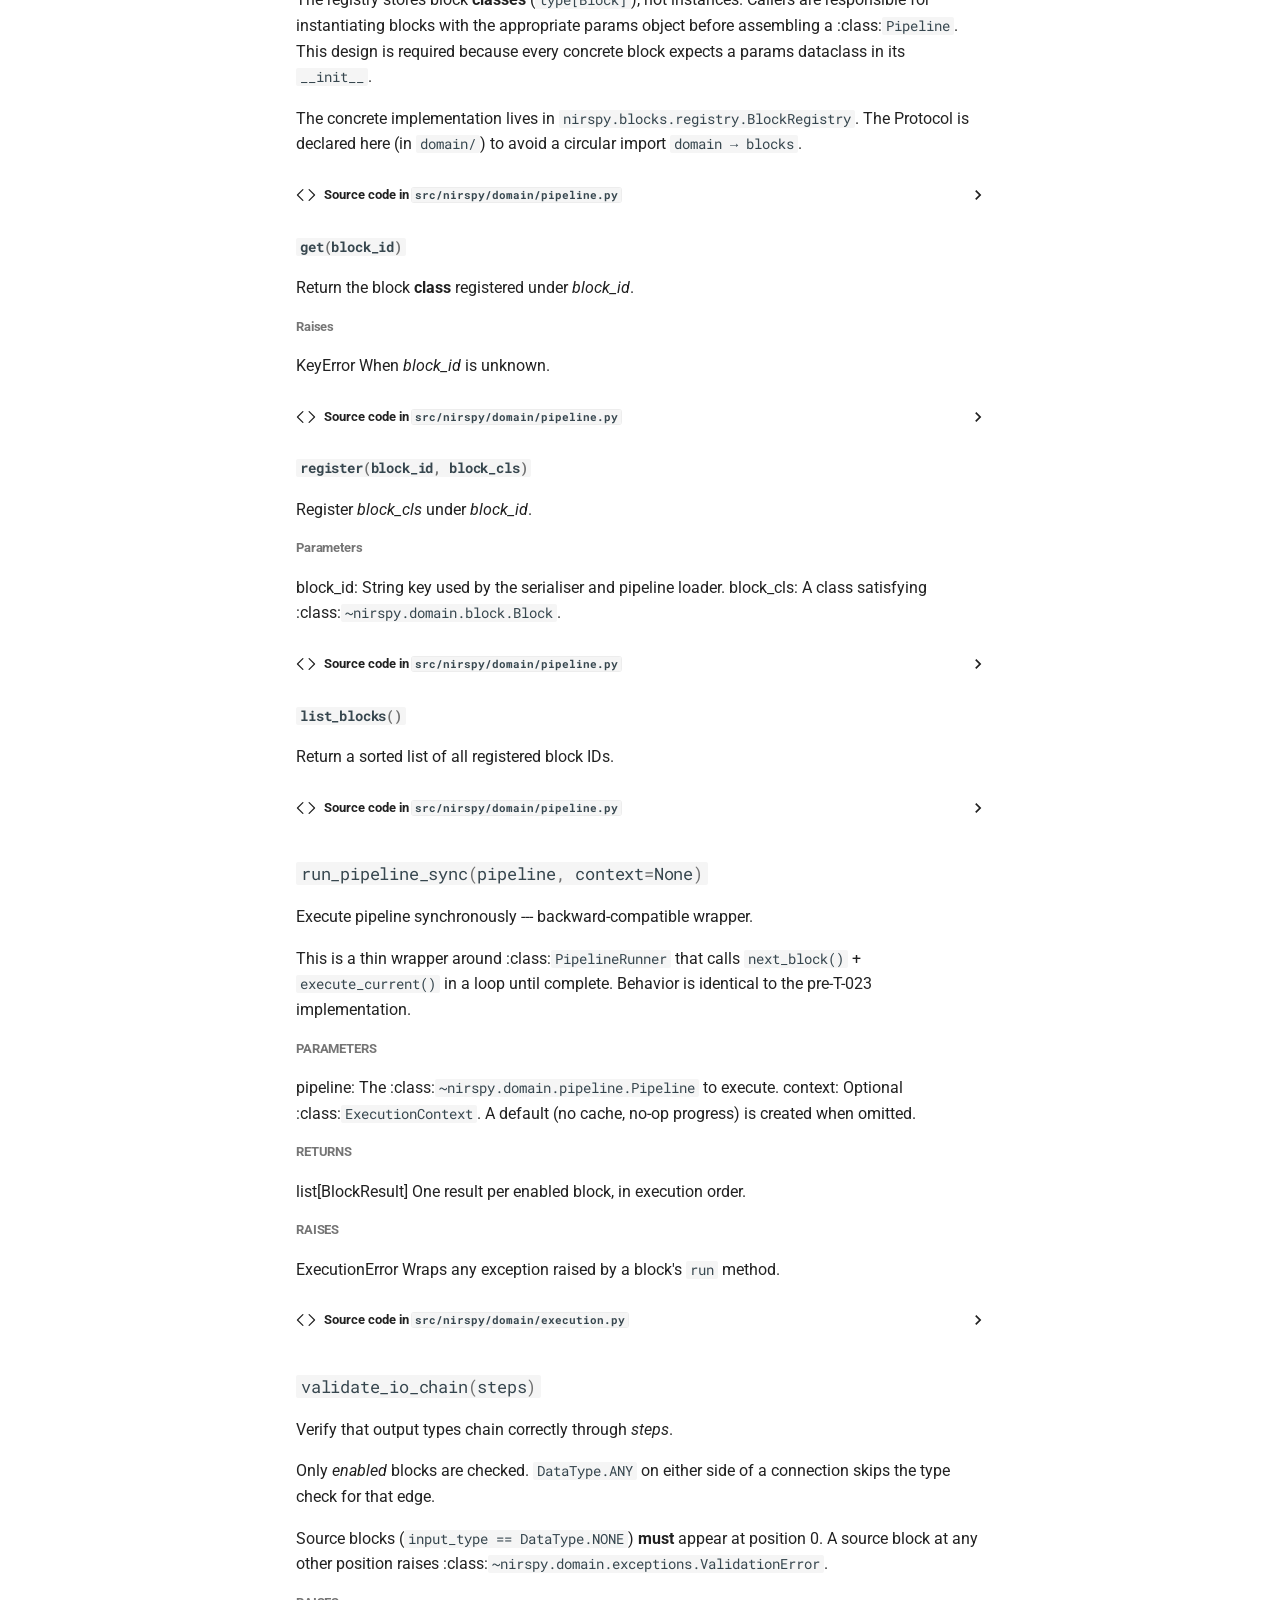
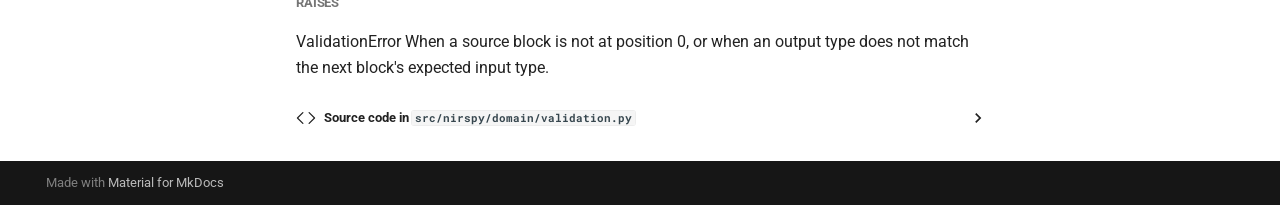
<file: reference/domain/index.html>
<!doctype html>
<html lang="en" class="no-js">
  <head>
    
      <meta charset="utf-8">
      <meta name="viewport" content="width=device-width,initial-scale=1">
      
        <meta name="description" content="GUI-first, fNIRS-focused pipeline builder in Python">
      
      
      
        <link rel="canonical" href="https://brunofurlanetto.github.io/nirspy/reference/domain/">
      
      
        <link rel="prev" href="../blocks/">
      
      
        <link rel="next" href="../engine/">
      
      
        
      
      
      <link rel="icon" href="../../assets/images/favicon.png">
      <meta name="generator" content="mkdocs-1.6.1, mkdocs-material-9.7.6">
    
    
      
        <title>Domain - nirspy</title>
      
    
    
      <link rel="stylesheet" href="../../assets/stylesheets/main.484c7ddc.min.css">
      
        
        <link rel="stylesheet" href="../../assets/stylesheets/palette.ab4e12ef.min.css">
      
      


    
    
      
    
    
      
        
        
        <link rel="preconnect" href="https://fonts.gstatic.com" crossorigin>
        <link rel="stylesheet" href="https://fonts.googleapis.com/css?family=Roboto:300,300i,400,400i,700,700i%7CRoboto+Mono:400,400i,700,700i&display=fallback">
        <style>:root{--md-text-font:"Roboto";--md-code-font:"Roboto Mono"}</style>
      
    
    
      <link rel="stylesheet" href="../../assets/_mkdocstrings.css">
    
    <script>__md_scope=new URL("../..",location),__md_hash=e=>[...e].reduce(((e,_)=>(e<<5)-e+_.charCodeAt(0)),0),__md_get=(e,_=localStorage,t=__md_scope)=>JSON.parse(_.getItem(t.pathname+"."+e)),__md_set=(e,_,t=localStorage,a=__md_scope)=>{try{t.setItem(a.pathname+"."+e,JSON.stringify(_))}catch(e){}}</script>
    
      

    
    
  </head>
  
  
    
    
      
    
    
    
    
    <body dir="ltr" data-md-color-scheme="default" data-md-color-primary="indigo" data-md-color-accent="indigo">
  
    
    <input class="md-toggle" data-md-toggle="drawer" type="checkbox" id="__drawer" autocomplete="off">
    <input class="md-toggle" data-md-toggle="search" type="checkbox" id="__search" autocomplete="off">
    <label class="md-overlay" for="__drawer"></label>
    <div data-md-component="skip">
      
        
        <a href="#domain-reference" class="md-skip">
          Skip to content
        </a>
      
    </div>
    <div data-md-component="announce">
      
    </div>
    
    
      

  

<header class="md-header md-header--shadow" data-md-component="header">
  <nav class="md-header__inner md-grid" aria-label="Header">
    <a href="../.." title="nirspy" class="md-header__button md-logo" aria-label="nirspy" data-md-component="logo">
      
  
  <svg xmlns="http://www.w3.org/2000/svg" viewBox="0 0 24 24"><path d="M12 8a3 3 0 0 0 3-3 3 3 0 0 0-3-3 3 3 0 0 0-3 3 3 3 0 0 0 3 3m0 3.54C9.64 9.35 6.5 8 3 8v11c3.5 0 6.64 1.35 9 3.54 2.36-2.19 5.5-3.54 9-3.54V8c-3.5 0-6.64 1.35-9 3.54"/></svg>

    </a>
    <label class="md-header__button md-icon" for="__drawer">
      
      <svg xmlns="http://www.w3.org/2000/svg" viewBox="0 0 24 24"><path d="M3 6h18v2H3zm0 5h18v2H3zm0 5h18v2H3z"/></svg>
    </label>
    <div class="md-header__title" data-md-component="header-title">
      <div class="md-header__ellipsis">
        <div class="md-header__topic">
          <span class="md-ellipsis">
            nirspy
          </span>
        </div>
        <div class="md-header__topic" data-md-component="header-topic">
          <span class="md-ellipsis">
            
              Domain
            
          </span>
        </div>
      </div>
    </div>
    
      
        <form class="md-header__option" data-md-component="palette">
  
    
    
    
    <input class="md-option" data-md-color-media="(prefers-color-scheme: light)" data-md-color-scheme="default" data-md-color-primary="indigo" data-md-color-accent="indigo"  aria-label="Switch to dark mode"  type="radio" name="__palette" id="__palette_0">
    
      <label class="md-header__button md-icon" title="Switch to dark mode" for="__palette_1" hidden>
        <svg xmlns="http://www.w3.org/2000/svg" viewBox="0 0 24 24"><path d="M12 8a4 4 0 0 0-4 4 4 4 0 0 0 4 4 4 4 0 0 0 4-4 4 4 0 0 0-4-4m0 10a6 6 0 0 1-6-6 6 6 0 0 1 6-6 6 6 0 0 1 6 6 6 6 0 0 1-6 6m8-9.31V4h-4.69L12 .69 8.69 4H4v4.69L.69 12 4 15.31V20h4.69L12 23.31 15.31 20H20v-4.69L23.31 12z"/></svg>
      </label>
    
  
    
    
    
    <input class="md-option" data-md-color-media="(prefers-color-scheme: dark)" data-md-color-scheme="slate" data-md-color-primary="indigo" data-md-color-accent="indigo"  aria-label="Switch to light mode"  type="radio" name="__palette" id="__palette_1">
    
      <label class="md-header__button md-icon" title="Switch to light mode" for="__palette_0" hidden>
        <svg xmlns="http://www.w3.org/2000/svg" viewBox="0 0 24 24"><path d="M12 18c-.89 0-1.74-.2-2.5-.55C11.56 16.5 13 14.42 13 12s-1.44-4.5-3.5-5.45C10.26 6.2 11.11 6 12 6a6 6 0 0 1 6 6 6 6 0 0 1-6 6m8-9.31V4h-4.69L12 .69 8.69 4H4v4.69L.69 12 4 15.31V20h4.69L12 23.31 15.31 20H20v-4.69L23.31 12z"/></svg>
      </label>
    
  
</form>
      
    
    
      <script>var palette=__md_get("__palette");if(palette&&palette.color){if("(prefers-color-scheme)"===palette.color.media){var media=matchMedia("(prefers-color-scheme: light)"),input=document.querySelector(media.matches?"[data-md-color-media='(prefers-color-scheme: light)']":"[data-md-color-media='(prefers-color-scheme: dark)']");palette.color.media=input.getAttribute("data-md-color-media"),palette.color.scheme=input.getAttribute("data-md-color-scheme"),palette.color.primary=input.getAttribute("data-md-color-primary"),palette.color.accent=input.getAttribute("data-md-color-accent")}for(var[key,value]of Object.entries(palette.color))document.body.setAttribute("data-md-color-"+key,value)}</script>
    
    
    
      
      
        <label class="md-header__button md-icon" for="__search">
          
          <svg xmlns="http://www.w3.org/2000/svg" viewBox="0 0 24 24"><path d="M9.5 3A6.5 6.5 0 0 1 16 9.5c0 1.61-.59 3.09-1.56 4.23l.27.27h.79l5 5-1.5 1.5-5-5v-.79l-.27-.27A6.52 6.52 0 0 1 9.5 16 6.5 6.5 0 0 1 3 9.5 6.5 6.5 0 0 1 9.5 3m0 2C7 5 5 7 5 9.5S7 14 9.5 14 14 12 14 9.5 12 5 9.5 5"/></svg>
        </label>
        <div class="md-search" data-md-component="search" role="dialog">
  <label class="md-search__overlay" for="__search"></label>
  <div class="md-search__inner" role="search">
    <form class="md-search__form" name="search">
      <input type="text" class="md-search__input" name="query" aria-label="Search" placeholder="Search" autocapitalize="off" autocorrect="off" autocomplete="off" spellcheck="false" data-md-component="search-query" required>
      <label class="md-search__icon md-icon" for="__search">
        
        <svg xmlns="http://www.w3.org/2000/svg" viewBox="0 0 24 24"><path d="M9.5 3A6.5 6.5 0 0 1 16 9.5c0 1.61-.59 3.09-1.56 4.23l.27.27h.79l5 5-1.5 1.5-5-5v-.79l-.27-.27A6.52 6.52 0 0 1 9.5 16 6.5 6.5 0 0 1 3 9.5 6.5 6.5 0 0 1 9.5 3m0 2C7 5 5 7 5 9.5S7 14 9.5 14 14 12 14 9.5 12 5 9.5 5"/></svg>
        
        <svg xmlns="http://www.w3.org/2000/svg" viewBox="0 0 24 24"><path d="M20 11v2H8l5.5 5.5-1.42 1.42L4.16 12l7.92-7.92L13.5 5.5 8 11z"/></svg>
      </label>
      <nav class="md-search__options" aria-label="Search">
        
        <button type="reset" class="md-search__icon md-icon" title="Clear" aria-label="Clear" tabindex="-1">
          
          <svg xmlns="http://www.w3.org/2000/svg" viewBox="0 0 24 24"><path d="M19 6.41 17.59 5 12 10.59 6.41 5 5 6.41 10.59 12 5 17.59 6.41 19 12 13.41 17.59 19 19 17.59 13.41 12z"/></svg>
        </button>
      </nav>
      
    </form>
    <div class="md-search__output">
      <div class="md-search__scrollwrap" tabindex="0" data-md-scrollfix>
        <div class="md-search-result" data-md-component="search-result">
          <div class="md-search-result__meta">
            Initializing search
          </div>
          <ol class="md-search-result__list" role="presentation"></ol>
        </div>
      </div>
    </div>
  </div>
</div>
      
    
    
      <div class="md-header__source">
        <a href="https://github.com/BrunoFurlanetto/nirspy" title="Go to repository" class="md-source" data-md-component="source">
  <div class="md-source__icon md-icon">
    
    <svg xmlns="http://www.w3.org/2000/svg" viewBox="0 0 448 512"><!--! Font Awesome Free 7.1.0 by @fontawesome - https://fontawesome.com License - https://fontawesome.com/license/free (Icons: CC BY 4.0, Fonts: SIL OFL 1.1, Code: MIT License) Copyright 2025 Fonticons, Inc.--><path d="M439.6 236.1 244 40.5c-5.4-5.5-12.8-8.5-20.4-8.5s-15 3-20.4 8.4L162.5 81l51.5 51.5c27.1-9.1 52.7 16.8 43.4 43.7l49.7 49.7c34.2-11.8 61.2 31 35.5 56.7-26.5 26.5-70.2-2.9-56-37.3L240.3 199v121.9c25.3 12.5 22.3 41.8 9.1 55-6.4 6.4-15.2 10.1-24.3 10.1s-17.8-3.6-24.3-10.1c-17.6-17.6-11.1-46.9 11.2-56v-123c-20.8-8.5-24.6-30.7-18.6-45L142.6 101 8.5 235.1C3 240.6 0 247.9 0 255.5s3 15 8.5 20.4l195.6 195.7c5.4 5.4 12.7 8.4 20.4 8.4s15-3 20.4-8.4l194.7-194.7c5.4-5.4 8.4-12.8 8.4-20.4s-3-15-8.4-20.4"/></svg>
  </div>
  <div class="md-source__repository">
    BrunoFurlanetto/nirspy
  </div>
</a>
      </div>
    
  </nav>
  
</header>
    
    <div class="md-container" data-md-component="container">
      
      
        
          
        
      
      <main class="md-main" data-md-component="main">
        <div class="md-main__inner md-grid">
          
            
              
              <div class="md-sidebar md-sidebar--primary" data-md-component="sidebar" data-md-type="navigation" >
                <div class="md-sidebar__scrollwrap">
                  <div class="md-sidebar__inner">
                    



<nav class="md-nav md-nav--primary" aria-label="Navigation" data-md-level="0">
  <label class="md-nav__title" for="__drawer">
    <a href="../.." title="nirspy" class="md-nav__button md-logo" aria-label="nirspy" data-md-component="logo">
      
  
  <svg xmlns="http://www.w3.org/2000/svg" viewBox="0 0 24 24"><path d="M12 8a3 3 0 0 0 3-3 3 3 0 0 0-3-3 3 3 0 0 0-3 3 3 3 0 0 0 3 3m0 3.54C9.64 9.35 6.5 8 3 8v11c3.5 0 6.64 1.35 9 3.54 2.36-2.19 5.5-3.54 9-3.54V8c-3.5 0-6.64 1.35-9 3.54"/></svg>

    </a>
    nirspy
  </label>
  
    <div class="md-nav__source">
      <a href="https://github.com/BrunoFurlanetto/nirspy" title="Go to repository" class="md-source" data-md-component="source">
  <div class="md-source__icon md-icon">
    
    <svg xmlns="http://www.w3.org/2000/svg" viewBox="0 0 448 512"><!--! Font Awesome Free 7.1.0 by @fontawesome - https://fontawesome.com License - https://fontawesome.com/license/free (Icons: CC BY 4.0, Fonts: SIL OFL 1.1, Code: MIT License) Copyright 2025 Fonticons, Inc.--><path d="M439.6 236.1 244 40.5c-5.4-5.5-12.8-8.5-20.4-8.5s-15 3-20.4 8.4L162.5 81l51.5 51.5c27.1-9.1 52.7 16.8 43.4 43.7l49.7 49.7c34.2-11.8 61.2 31 35.5 56.7-26.5 26.5-70.2-2.9-56-37.3L240.3 199v121.9c25.3 12.5 22.3 41.8 9.1 55-6.4 6.4-15.2 10.1-24.3 10.1s-17.8-3.6-24.3-10.1c-17.6-17.6-11.1-46.9 11.2-56v-123c-20.8-8.5-24.6-30.7-18.6-45L142.6 101 8.5 235.1C3 240.6 0 247.9 0 255.5s3 15 8.5 20.4l195.6 195.7c5.4 5.4 12.7 8.4 20.4 8.4s15-3 20.4-8.4l194.7-194.7c5.4-5.4 8.4-12.8 8.4-20.4s-3-15-8.4-20.4"/></svg>
  </div>
  <div class="md-source__repository">
    BrunoFurlanetto/nirspy
  </div>
</a>
    </div>
  
  <ul class="md-nav__list" data-md-scrollfix>
    
      
      
  
  
  
  
    <li class="md-nav__item">
      <a href="../.." class="md-nav__link">
        
  
  
  <span class="md-ellipsis">
    
  
    Home
  

    
  </span>
  
  

      </a>
    </li>
  

    
      
      
  
  
  
  
    <li class="md-nav__item">
      <a href="../../getting-started/" class="md-nav__link">
        
  
  
  <span class="md-ellipsis">
    
  
    Getting Started
  

    
  </span>
  
  

      </a>
    </li>
  

    
      
      
  
  
  
  
    
    
    
    
      
        
        
      
    
    
    <li class="md-nav__item md-nav__item--section md-nav__item--nested">
      
        
        
          
        
        <input class="md-nav__toggle md-toggle md-toggle--indeterminate" type="checkbox" id="__nav_3" >
        
          
          <label class="md-nav__link" for="__nav_3" id="__nav_3_label" tabindex="">
            
  
  
  <span class="md-ellipsis">
    
  
    Tutorials
  

    
  </span>
  
  

            <span class="md-nav__icon md-icon"></span>
          </label>
        
        <nav class="md-nav" data-md-level="1" aria-labelledby="__nav_3_label" aria-expanded="false">
          <label class="md-nav__title" for="__nav_3">
            <span class="md-nav__icon md-icon"></span>
            
  
    Tutorials
  

          </label>
          <ul class="md-nav__list" data-md-scrollfix>
            
              
                
  
  
  
  
    <li class="md-nav__item">
      <a href="../../tutorials/first-pipeline/" class="md-nav__link">
        
  
  
  <span class="md-ellipsis">
    
  
    Your First Pipeline
  

    
  </span>
  
  

      </a>
    </li>
  

              
            
          </ul>
        </nav>
      
    </li>
  

    
      
      
  
  
    
  
  
  
    
    
    
    
      
        
        
      
    
    
    <li class="md-nav__item md-nav__item--active md-nav__item--section md-nav__item--nested">
      
        
        
        <input class="md-nav__toggle md-toggle " type="checkbox" id="__nav_4" checked>
        
          
          <label class="md-nav__link" for="__nav_4" id="__nav_4_label" tabindex="">
            
  
  
  <span class="md-ellipsis">
    
  
    Reference
  

    
  </span>
  
  

            <span class="md-nav__icon md-icon"></span>
          </label>
        
        <nav class="md-nav" data-md-level="1" aria-labelledby="__nav_4_label" aria-expanded="true">
          <label class="md-nav__title" for="__nav_4">
            <span class="md-nav__icon md-icon"></span>
            
  
    Reference
  

          </label>
          <ul class="md-nav__list" data-md-scrollfix>
            
              
                
  
  
  
  
    <li class="md-nav__item">
      <a href="../blocks/" class="md-nav__link">
        
  
  
  <span class="md-ellipsis">
    
  
    Blocks
  

    
  </span>
  
  

      </a>
    </li>
  

              
            
              
                
  
  
    
  
  
  
    <li class="md-nav__item md-nav__item--active">
      
      <input class="md-nav__toggle md-toggle" type="checkbox" id="__toc">
      
      
        
      
      
        <label class="md-nav__link md-nav__link--active" for="__toc">
          
  
  
  <span class="md-ellipsis">
    
  
    Domain
  

    
  </span>
  
  

          <span class="md-nav__icon md-icon"></span>
        </label>
      
      <a href="./" class="md-nav__link md-nav__link--active">
        
  
  
  <span class="md-ellipsis">
    
  
    Domain
  

    
  </span>
  
  

      </a>
      
        

<nav class="md-nav md-nav--secondary" aria-label="Table of contents">
  
  
  
    
  
  
    <label class="md-nav__title" for="__toc">
      <span class="md-nav__icon md-icon"></span>
      Table of contents
    </label>
    <ul class="md-nav__list" data-md-component="toc" data-md-scrollfix>
      
        <li class="md-nav__item">
  <a href="#nirspy.domain" class="md-nav__link">
    <span class="md-ellipsis">
      
        domain
      
    </span>
  </a>
  
    <nav class="md-nav" aria-label="domain">
      <ul class="md-nav__list">
        
          <li class="md-nav__item">
  <a href="#nirspy.domain.Block" class="md-nav__link">
    <span class="md-ellipsis">
      
        Block
      
    </span>
  </a>
  
    <nav class="md-nav" aria-label="Block">
      <ul class="md-nav__list">
        
          <li class="md-nav__item">
  <a href="#nirspy.domain.Block--params-strategy" class="md-nav__link">
    <span class="md-ellipsis">
      
        Params strategy
      
    </span>
  </a>
  
</li>
        
          <li class="md-nav__item">
  <a href="#nirspy.domain.Block.spec" class="md-nav__link">
    <span class="md-ellipsis">
      
        spec
      
    </span>
  </a>
  
</li>
        
          <li class="md-nav__item">
  <a href="#nirspy.domain.Block.run" class="md-nav__link">
    <span class="md-ellipsis">
      
        run
      
    </span>
  </a>
  
    <nav class="md-nav" aria-label="run">
      <ul class="md-nav__list">
        
          <li class="md-nav__item">
  <a href="#nirspy.domain.Block.run--parameters" class="md-nav__link">
    <span class="md-ellipsis">
      
        Parameters
      
    </span>
  </a>
  
</li>
        
      </ul>
    </nav>
  
</li>
        
      </ul>
    </nav>
  
</li>
        
          <li class="md-nav__item">
  <a href="#nirspy.domain.BlockResult" class="md-nav__link">
    <span class="md-ellipsis">
      
        BlockResult
      
    </span>
  </a>
  
    <nav class="md-nav" aria-label="BlockResult">
      <ul class="md-nav__list">
        
          <li class="md-nav__item">
  <a href="#nirspy.domain.BlockResult.data" class="md-nav__link">
    <span class="md-ellipsis">
      
        data
      
    </span>
  </a>
  
</li>
        
          <li class="md-nav__item">
  <a href="#nirspy.domain.BlockResult.block_id" class="md-nav__link">
    <span class="md-ellipsis">
      
        block_id
      
    </span>
  </a>
  
</li>
        
          <li class="md-nav__item">
  <a href="#nirspy.domain.BlockResult.metadata" class="md-nav__link">
    <span class="md-ellipsis">
      
        metadata
      
    </span>
  </a>
  
</li>
        
      </ul>
    </nav>
  
</li>
        
          <li class="md-nav__item">
  <a href="#nirspy.domain.BlockSpec" class="md-nav__link">
    <span class="md-ellipsis">
      
        BlockSpec
      
    </span>
  </a>
  
    <nav class="md-nav" aria-label="BlockSpec">
      <ul class="md-nav__list">
        
          <li class="md-nav__item">
  <a href="#nirspy.domain.BlockSpec.block_id" class="md-nav__link">
    <span class="md-ellipsis">
      
        block_id
      
    </span>
  </a>
  
</li>
        
          <li class="md-nav__item">
  <a href="#nirspy.domain.BlockSpec.display_name" class="md-nav__link">
    <span class="md-ellipsis">
      
        display_name
      
    </span>
  </a>
  
</li>
        
          <li class="md-nav__item">
  <a href="#nirspy.domain.BlockSpec.input_type" class="md-nav__link">
    <span class="md-ellipsis">
      
        input_type
      
    </span>
  </a>
  
</li>
        
          <li class="md-nav__item">
  <a href="#nirspy.domain.BlockSpec.output_type" class="md-nav__link">
    <span class="md-ellipsis">
      
        output_type
      
    </span>
  </a>
  
</li>
        
          <li class="md-nav__item">
  <a href="#nirspy.domain.BlockSpec.params_class" class="md-nav__link">
    <span class="md-ellipsis">
      
        params_class
      
    </span>
  </a>
  
</li>
        
          <li class="md-nav__item">
  <a href="#nirspy.domain.BlockSpec.enabled" class="md-nav__link">
    <span class="md-ellipsis">
      
        enabled
      
    </span>
  </a>
  
</li>
        
          <li class="md-nav__item">
  <a href="#nirspy.domain.BlockSpec.description" class="md-nav__link">
    <span class="md-ellipsis">
      
        description
      
    </span>
  </a>
  
</li>
        
      </ul>
    </nav>
  
</li>
        
          <li class="md-nav__item">
  <a href="#nirspy.domain.CacheProtocol" class="md-nav__link">
    <span class="md-ellipsis">
      
        CacheProtocol
      
    </span>
  </a>
  
    <nav class="md-nav" aria-label="CacheProtocol">
      <ul class="md-nav__list">
        
          <li class="md-nav__item">
  <a href="#nirspy.domain.CacheProtocol.get" class="md-nav__link">
    <span class="md-ellipsis">
      
        get
      
    </span>
  </a>
  
</li>
        
          <li class="md-nav__item">
  <a href="#nirspy.domain.CacheProtocol.set" class="md-nav__link">
    <span class="md-ellipsis">
      
        set
      
    </span>
  </a>
  
</li>
        
          <li class="md-nav__item">
  <a href="#nirspy.domain.CacheProtocol.invalidate" class="md-nav__link">
    <span class="md-ellipsis">
      
        invalidate
      
    </span>
  </a>
  
</li>
        
          <li class="md-nav__item">
  <a href="#nirspy.domain.CacheProtocol.invalidate_from" class="md-nav__link">
    <span class="md-ellipsis">
      
        invalidate_from
      
    </span>
  </a>
  
</li>
        
          <li class="md-nav__item">
  <a href="#nirspy.domain.CacheProtocol.clear" class="md-nav__link">
    <span class="md-ellipsis">
      
        clear
      
    </span>
  </a>
  
</li>
        
      </ul>
    </nav>
  
</li>
        
          <li class="md-nav__item">
  <a href="#nirspy.domain.DataType" class="md-nav__link">
    <span class="md-ellipsis">
      
        DataType
      
    </span>
  </a>
  
    <nav class="md-nav" aria-label="DataType">
      <ul class="md-nav__list">
        
          <li class="md-nav__item">
  <a href="#nirspy.domain.DataType.NONE" class="md-nav__link">
    <span class="md-ellipsis">
      
        NONE
      
    </span>
  </a>
  
</li>
        
          <li class="md-nav__item">
  <a href="#nirspy.domain.DataType.RAW" class="md-nav__link">
    <span class="md-ellipsis">
      
        RAW
      
    </span>
  </a>
  
</li>
        
          <li class="md-nav__item">
  <a href="#nirspy.domain.DataType.RAW_OD" class="md-nav__link">
    <span class="md-ellipsis">
      
        RAW_OD
      
    </span>
  </a>
  
</li>
        
          <li class="md-nav__item">
  <a href="#nirspy.domain.DataType.RAW_HAEMO" class="md-nav__link">
    <span class="md-ellipsis">
      
        RAW_HAEMO
      
    </span>
  </a>
  
</li>
        
          <li class="md-nav__item">
  <a href="#nirspy.domain.DataType.EPOCHS" class="md-nav__link">
    <span class="md-ellipsis">
      
        EPOCHS
      
    </span>
  </a>
  
</li>
        
          <li class="md-nav__item">
  <a href="#nirspy.domain.DataType.EVOKED" class="md-nav__link">
    <span class="md-ellipsis">
      
        EVOKED
      
    </span>
  </a>
  
</li>
        
          <li class="md-nav__item">
  <a href="#nirspy.domain.DataType.GLM_RESULT" class="md-nav__link">
    <span class="md-ellipsis">
      
        GLM_RESULT
      
    </span>
  </a>
  
</li>
        
          <li class="md-nav__item">
  <a href="#nirspy.domain.DataType.DATAFRAME" class="md-nav__link">
    <span class="md-ellipsis">
      
        DATAFRAME
      
    </span>
  </a>
  
</li>
        
          <li class="md-nav__item">
  <a href="#nirspy.domain.DataType.ANY" class="md-nav__link">
    <span class="md-ellipsis">
      
        ANY
      
    </span>
  </a>
  
</li>
        
      </ul>
    </nav>
  
</li>
        
          <li class="md-nav__item">
  <a href="#nirspy.domain.DomainError" class="md-nav__link">
    <span class="md-ellipsis">
      
        DomainError
      
    </span>
  </a>
  
</li>
        
          <li class="md-nav__item">
  <a href="#nirspy.domain.ExecutionError" class="md-nav__link">
    <span class="md-ellipsis">
      
        ExecutionError
      
    </span>
  </a>
  
</li>
        
          <li class="md-nav__item">
  <a href="#nirspy.domain.NirspyError" class="md-nav__link">
    <span class="md-ellipsis">
      
        NirspyError
      
    </span>
  </a>
  
</li>
        
          <li class="md-nav__item">
  <a href="#nirspy.domain.ValidationError" class="md-nav__link">
    <span class="md-ellipsis">
      
        ValidationError
      
    </span>
  </a>
  
</li>
        
          <li class="md-nav__item">
  <a href="#nirspy.domain.ExecutionContext" class="md-nav__link">
    <span class="md-ellipsis">
      
        ExecutionContext
      
    </span>
  </a>
  
    <nav class="md-nav" aria-label="ExecutionContext">
      <ul class="md-nav__list">
        
          <li class="md-nav__item">
  <a href="#nirspy.domain.ExecutionContext.cache" class="md-nav__link">
    <span class="md-ellipsis">
      
        cache
      
    </span>
  </a>
  
</li>
        
          <li class="md-nav__item">
  <a href="#nirspy.domain.ExecutionContext.progress" class="md-nav__link">
    <span class="md-ellipsis">
      
        progress
      
    </span>
  </a>
  
</li>
        
          <li class="md-nav__item">
  <a href="#nirspy.domain.ExecutionContext.extra" class="md-nav__link">
    <span class="md-ellipsis">
      
        extra
      
    </span>
  </a>
  
</li>
        
      </ul>
    </nav>
  
</li>
        
          <li class="md-nav__item">
  <a href="#nirspy.domain.PipelineRunner" class="md-nav__link">
    <span class="md-ellipsis">
      
        PipelineRunner
      
    </span>
  </a>
  
    <nav class="md-nav" aria-label="PipelineRunner">
      <ul class="md-nav__list">
        
          <li class="md-nav__item">
  <a href="#nirspy.domain.PipelineRunner.is_complete" class="md-nav__link">
    <span class="md-ellipsis">
      
        is_complete
      
    </span>
  </a>
  
</li>
        
          <li class="md-nav__item">
  <a href="#nirspy.domain.PipelineRunner.current_idx" class="md-nav__link">
    <span class="md-ellipsis">
      
        current_idx
      
    </span>
  </a>
  
</li>
        
          <li class="md-nav__item">
  <a href="#nirspy.domain.PipelineRunner.results" class="md-nav__link">
    <span class="md-ellipsis">
      
        results
      
    </span>
  </a>
  
</li>
        
          <li class="md-nav__item">
  <a href="#nirspy.domain.PipelineRunner.total_steps" class="md-nav__link">
    <span class="md-ellipsis">
      
        total_steps
      
    </span>
  </a>
  
</li>
        
          <li class="md-nav__item">
  <a href="#nirspy.domain.PipelineRunner.current_block" class="md-nav__link">
    <span class="md-ellipsis">
      
        current_block
      
    </span>
  </a>
  
</li>
        
          <li class="md-nav__item">
  <a href="#nirspy.domain.PipelineRunner.start" class="md-nav__link">
    <span class="md-ellipsis">
      
        start
      
    </span>
  </a>
  
</li>
        
          <li class="md-nav__item">
  <a href="#nirspy.domain.PipelineRunner.next_block" class="md-nav__link">
    <span class="md-ellipsis">
      
        next_block
      
    </span>
  </a>
  
    <nav class="md-nav" aria-label="next_block">
      <ul class="md-nav__list">
        
          <li class="md-nav__item">
  <a href="#nirspy.domain.PipelineRunner.next_block--raises" class="md-nav__link">
    <span class="md-ellipsis">
      
        Raises
      
    </span>
  </a>
  
</li>
        
      </ul>
    </nav>
  
</li>
        
          <li class="md-nav__item">
  <a href="#nirspy.domain.PipelineRunner.execute_current" class="md-nav__link">
    <span class="md-ellipsis">
      
        execute_current
      
    </span>
  </a>
  
    <nav class="md-nav" aria-label="execute_current">
      <ul class="md-nav__list">
        
          <li class="md-nav__item">
  <a href="#nirspy.domain.PipelineRunner.execute_current--parameters" class="md-nav__link">
    <span class="md-ellipsis">
      
        Parameters
      
    </span>
  </a>
  
</li>
        
          <li class="md-nav__item">
  <a href="#nirspy.domain.PipelineRunner.execute_current--raises" class="md-nav__link">
    <span class="md-ellipsis">
      
        Raises
      
    </span>
  </a>
  
</li>
        
      </ul>
    </nav>
  
</li>
        
      </ul>
    </nav>
  
</li>
        
          <li class="md-nav__item">
  <a href="#nirspy.domain.Pipeline" class="md-nav__link">
    <span class="md-ellipsis">
      
        Pipeline
      
    </span>
  </a>
  
    <nav class="md-nav" aria-label="Pipeline">
      <ul class="md-nav__list">
        
          <li class="md-nav__item">
  <a href="#nirspy.domain.Pipeline--attributes" class="md-nav__link">
    <span class="md-ellipsis">
      
        Attributes
      
    </span>
  </a>
  
</li>
        
          <li class="md-nav__item">
  <a href="#nirspy.domain.Pipeline.to_dict" class="md-nav__link">
    <span class="md-ellipsis">
      
        to_dict
      
    </span>
  </a>
  
</li>
        
          <li class="md-nav__item">
  <a href="#nirspy.domain.Pipeline.from_dict" class="md-nav__link">
    <span class="md-ellipsis">
      
        from_dict
      
    </span>
  </a>
  
    <nav class="md-nav" aria-label="from_dict">
      <ul class="md-nav__list">
        
          <li class="md-nav__item">
  <a href="#nirspy.domain.Pipeline.from_dict--parameters" class="md-nav__link">
    <span class="md-ellipsis">
      
        Parameters
      
    </span>
  </a>
  
</li>
        
          <li class="md-nav__item">
  <a href="#nirspy.domain.Pipeline.from_dict--raises" class="md-nav__link">
    <span class="md-ellipsis">
      
        Raises
      
    </span>
  </a>
  
</li>
        
      </ul>
    </nav>
  
</li>
        
      </ul>
    </nav>
  
</li>
        
          <li class="md-nav__item">
  <a href="#nirspy.domain.RegistryProtocol" class="md-nav__link">
    <span class="md-ellipsis">
      
        RegistryProtocol
      
    </span>
  </a>
  
    <nav class="md-nav" aria-label="RegistryProtocol">
      <ul class="md-nav__list">
        
          <li class="md-nav__item">
  <a href="#nirspy.domain.RegistryProtocol--design-note-adr-009" class="md-nav__link">
    <span class="md-ellipsis">
      
        Design note (ADR-009)
      
    </span>
  </a>
  
</li>
        
          <li class="md-nav__item">
  <a href="#nirspy.domain.RegistryProtocol.get" class="md-nav__link">
    <span class="md-ellipsis">
      
        get
      
    </span>
  </a>
  
    <nav class="md-nav" aria-label="get">
      <ul class="md-nav__list">
        
          <li class="md-nav__item">
  <a href="#nirspy.domain.RegistryProtocol.get--raises" class="md-nav__link">
    <span class="md-ellipsis">
      
        Raises
      
    </span>
  </a>
  
</li>
        
      </ul>
    </nav>
  
</li>
        
          <li class="md-nav__item">
  <a href="#nirspy.domain.RegistryProtocol.register" class="md-nav__link">
    <span class="md-ellipsis">
      
        register
      
    </span>
  </a>
  
    <nav class="md-nav" aria-label="register">
      <ul class="md-nav__list">
        
          <li class="md-nav__item">
  <a href="#nirspy.domain.RegistryProtocol.register--parameters" class="md-nav__link">
    <span class="md-ellipsis">
      
        Parameters
      
    </span>
  </a>
  
</li>
        
      </ul>
    </nav>
  
</li>
        
          <li class="md-nav__item">
  <a href="#nirspy.domain.RegistryProtocol.list_blocks" class="md-nav__link">
    <span class="md-ellipsis">
      
        list_blocks
      
    </span>
  </a>
  
</li>
        
      </ul>
    </nav>
  
</li>
        
          <li class="md-nav__item">
  <a href="#nirspy.domain.run_pipeline_sync" class="md-nav__link">
    <span class="md-ellipsis">
      
        run_pipeline_sync
      
    </span>
  </a>
  
    <nav class="md-nav" aria-label="run_pipeline_sync">
      <ul class="md-nav__list">
        
          <li class="md-nav__item">
  <a href="#nirspy.domain.run_pipeline_sync--parameters" class="md-nav__link">
    <span class="md-ellipsis">
      
        Parameters
      
    </span>
  </a>
  
</li>
        
          <li class="md-nav__item">
  <a href="#nirspy.domain.run_pipeline_sync--returns" class="md-nav__link">
    <span class="md-ellipsis">
      
        Returns
      
    </span>
  </a>
  
</li>
        
          <li class="md-nav__item">
  <a href="#nirspy.domain.run_pipeline_sync--raises" class="md-nav__link">
    <span class="md-ellipsis">
      
        Raises
      
    </span>
  </a>
  
</li>
        
      </ul>
    </nav>
  
</li>
        
          <li class="md-nav__item">
  <a href="#nirspy.domain.validate_io_chain" class="md-nav__link">
    <span class="md-ellipsis">
      
        validate_io_chain
      
    </span>
  </a>
  
    <nav class="md-nav" aria-label="validate_io_chain">
      <ul class="md-nav__list">
        
          <li class="md-nav__item">
  <a href="#nirspy.domain.validate_io_chain--raises" class="md-nav__link">
    <span class="md-ellipsis">
      
        Raises
      
    </span>
  </a>
  
</li>
        
      </ul>
    </nav>
  
</li>
        
      </ul>
    </nav>
  
</li>
      
    </ul>
  
</nav>
      
    </li>
  

              
            
              
                
  
  
  
  
    <li class="md-nav__item">
      <a href="../engine/" class="md-nav__link">
        
  
  
  <span class="md-ellipsis">
    
  
    Engine
  

    
  </span>
  
  

      </a>
    </li>
  

              
            
              
                
  
  
  
  
    <li class="md-nav__item">
      <a href="../cli/" class="md-nav__link">
        
  
  
  <span class="md-ellipsis">
    
  
    CLI
  

    
  </span>
  
  

      </a>
    </li>
  

              
            
          </ul>
        </nav>
      
    </li>
  

    
      
      
  
  
  
  
    <li class="md-nav__item">
      <a href="../../architecture/" class="md-nav__link">
        
  
  
  <span class="md-ellipsis">
    
  
    Architecture
  

    
  </span>
  
  

      </a>
    </li>
  

    
      
      
  
  
  
  
    <li class="md-nav__item">
      <a href="../../roadmap/" class="md-nav__link">
        
  
  
  <span class="md-ellipsis">
    
  
    Roadmap
  

    
  </span>
  
  

      </a>
    </li>
  

    
  </ul>
</nav>
                  </div>
                </div>
              </div>
            
            
              
              <div class="md-sidebar md-sidebar--secondary" data-md-component="sidebar" data-md-type="toc" >
                <div class="md-sidebar__scrollwrap">
                  <div class="md-sidebar__inner">
                    

<nav class="md-nav md-nav--secondary" aria-label="Table of contents">
  
  
  
    
  
  
    <label class="md-nav__title" for="__toc">
      <span class="md-nav__icon md-icon"></span>
      Table of contents
    </label>
    <ul class="md-nav__list" data-md-component="toc" data-md-scrollfix>
      
        <li class="md-nav__item">
  <a href="#nirspy.domain" class="md-nav__link">
    <span class="md-ellipsis">
      
        domain
      
    </span>
  </a>
  
    <nav class="md-nav" aria-label="domain">
      <ul class="md-nav__list">
        
          <li class="md-nav__item">
  <a href="#nirspy.domain.Block" class="md-nav__link">
    <span class="md-ellipsis">
      
        Block
      
    </span>
  </a>
  
    <nav class="md-nav" aria-label="Block">
      <ul class="md-nav__list">
        
          <li class="md-nav__item">
  <a href="#nirspy.domain.Block--params-strategy" class="md-nav__link">
    <span class="md-ellipsis">
      
        Params strategy
      
    </span>
  </a>
  
</li>
        
          <li class="md-nav__item">
  <a href="#nirspy.domain.Block.spec" class="md-nav__link">
    <span class="md-ellipsis">
      
        spec
      
    </span>
  </a>
  
</li>
        
          <li class="md-nav__item">
  <a href="#nirspy.domain.Block.run" class="md-nav__link">
    <span class="md-ellipsis">
      
        run
      
    </span>
  </a>
  
    <nav class="md-nav" aria-label="run">
      <ul class="md-nav__list">
        
          <li class="md-nav__item">
  <a href="#nirspy.domain.Block.run--parameters" class="md-nav__link">
    <span class="md-ellipsis">
      
        Parameters
      
    </span>
  </a>
  
</li>
        
      </ul>
    </nav>
  
</li>
        
      </ul>
    </nav>
  
</li>
        
          <li class="md-nav__item">
  <a href="#nirspy.domain.BlockResult" class="md-nav__link">
    <span class="md-ellipsis">
      
        BlockResult
      
    </span>
  </a>
  
    <nav class="md-nav" aria-label="BlockResult">
      <ul class="md-nav__list">
        
          <li class="md-nav__item">
  <a href="#nirspy.domain.BlockResult.data" class="md-nav__link">
    <span class="md-ellipsis">
      
        data
      
    </span>
  </a>
  
</li>
        
          <li class="md-nav__item">
  <a href="#nirspy.domain.BlockResult.block_id" class="md-nav__link">
    <span class="md-ellipsis">
      
        block_id
      
    </span>
  </a>
  
</li>
        
          <li class="md-nav__item">
  <a href="#nirspy.domain.BlockResult.metadata" class="md-nav__link">
    <span class="md-ellipsis">
      
        metadata
      
    </span>
  </a>
  
</li>
        
      </ul>
    </nav>
  
</li>
        
          <li class="md-nav__item">
  <a href="#nirspy.domain.BlockSpec" class="md-nav__link">
    <span class="md-ellipsis">
      
        BlockSpec
      
    </span>
  </a>
  
    <nav class="md-nav" aria-label="BlockSpec">
      <ul class="md-nav__list">
        
          <li class="md-nav__item">
  <a href="#nirspy.domain.BlockSpec.block_id" class="md-nav__link">
    <span class="md-ellipsis">
      
        block_id
      
    </span>
  </a>
  
</li>
        
          <li class="md-nav__item">
  <a href="#nirspy.domain.BlockSpec.display_name" class="md-nav__link">
    <span class="md-ellipsis">
      
        display_name
      
    </span>
  </a>
  
</li>
        
          <li class="md-nav__item">
  <a href="#nirspy.domain.BlockSpec.input_type" class="md-nav__link">
    <span class="md-ellipsis">
      
        input_type
      
    </span>
  </a>
  
</li>
        
          <li class="md-nav__item">
  <a href="#nirspy.domain.BlockSpec.output_type" class="md-nav__link">
    <span class="md-ellipsis">
      
        output_type
      
    </span>
  </a>
  
</li>
        
          <li class="md-nav__item">
  <a href="#nirspy.domain.BlockSpec.params_class" class="md-nav__link">
    <span class="md-ellipsis">
      
        params_class
      
    </span>
  </a>
  
</li>
        
          <li class="md-nav__item">
  <a href="#nirspy.domain.BlockSpec.enabled" class="md-nav__link">
    <span class="md-ellipsis">
      
        enabled
      
    </span>
  </a>
  
</li>
        
          <li class="md-nav__item">
  <a href="#nirspy.domain.BlockSpec.description" class="md-nav__link">
    <span class="md-ellipsis">
      
        description
      
    </span>
  </a>
  
</li>
        
      </ul>
    </nav>
  
</li>
        
          <li class="md-nav__item">
  <a href="#nirspy.domain.CacheProtocol" class="md-nav__link">
    <span class="md-ellipsis">
      
        CacheProtocol
      
    </span>
  </a>
  
    <nav class="md-nav" aria-label="CacheProtocol">
      <ul class="md-nav__list">
        
          <li class="md-nav__item">
  <a href="#nirspy.domain.CacheProtocol.get" class="md-nav__link">
    <span class="md-ellipsis">
      
        get
      
    </span>
  </a>
  
</li>
        
          <li class="md-nav__item">
  <a href="#nirspy.domain.CacheProtocol.set" class="md-nav__link">
    <span class="md-ellipsis">
      
        set
      
    </span>
  </a>
  
</li>
        
          <li class="md-nav__item">
  <a href="#nirspy.domain.CacheProtocol.invalidate" class="md-nav__link">
    <span class="md-ellipsis">
      
        invalidate
      
    </span>
  </a>
  
</li>
        
          <li class="md-nav__item">
  <a href="#nirspy.domain.CacheProtocol.invalidate_from" class="md-nav__link">
    <span class="md-ellipsis">
      
        invalidate_from
      
    </span>
  </a>
  
</li>
        
          <li class="md-nav__item">
  <a href="#nirspy.domain.CacheProtocol.clear" class="md-nav__link">
    <span class="md-ellipsis">
      
        clear
      
    </span>
  </a>
  
</li>
        
      </ul>
    </nav>
  
</li>
        
          <li class="md-nav__item">
  <a href="#nirspy.domain.DataType" class="md-nav__link">
    <span class="md-ellipsis">
      
        DataType
      
    </span>
  </a>
  
    <nav class="md-nav" aria-label="DataType">
      <ul class="md-nav__list">
        
          <li class="md-nav__item">
  <a href="#nirspy.domain.DataType.NONE" class="md-nav__link">
    <span class="md-ellipsis">
      
        NONE
      
    </span>
  </a>
  
</li>
        
          <li class="md-nav__item">
  <a href="#nirspy.domain.DataType.RAW" class="md-nav__link">
    <span class="md-ellipsis">
      
        RAW
      
    </span>
  </a>
  
</li>
        
          <li class="md-nav__item">
  <a href="#nirspy.domain.DataType.RAW_OD" class="md-nav__link">
    <span class="md-ellipsis">
      
        RAW_OD
      
    </span>
  </a>
  
</li>
        
          <li class="md-nav__item">
  <a href="#nirspy.domain.DataType.RAW_HAEMO" class="md-nav__link">
    <span class="md-ellipsis">
      
        RAW_HAEMO
      
    </span>
  </a>
  
</li>
        
          <li class="md-nav__item">
  <a href="#nirspy.domain.DataType.EPOCHS" class="md-nav__link">
    <span class="md-ellipsis">
      
        EPOCHS
      
    </span>
  </a>
  
</li>
        
          <li class="md-nav__item">
  <a href="#nirspy.domain.DataType.EVOKED" class="md-nav__link">
    <span class="md-ellipsis">
      
        EVOKED
      
    </span>
  </a>
  
</li>
        
          <li class="md-nav__item">
  <a href="#nirspy.domain.DataType.GLM_RESULT" class="md-nav__link">
    <span class="md-ellipsis">
      
        GLM_RESULT
      
    </span>
  </a>
  
</li>
        
          <li class="md-nav__item">
  <a href="#nirspy.domain.DataType.DATAFRAME" class="md-nav__link">
    <span class="md-ellipsis">
      
        DATAFRAME
      
    </span>
  </a>
  
</li>
        
          <li class="md-nav__item">
  <a href="#nirspy.domain.DataType.ANY" class="md-nav__link">
    <span class="md-ellipsis">
      
        ANY
      
    </span>
  </a>
  
</li>
        
      </ul>
    </nav>
  
</li>
        
          <li class="md-nav__item">
  <a href="#nirspy.domain.DomainError" class="md-nav__link">
    <span class="md-ellipsis">
      
        DomainError
      
    </span>
  </a>
  
</li>
        
          <li class="md-nav__item">
  <a href="#nirspy.domain.ExecutionError" class="md-nav__link">
    <span class="md-ellipsis">
      
        ExecutionError
      
    </span>
  </a>
  
</li>
        
          <li class="md-nav__item">
  <a href="#nirspy.domain.NirspyError" class="md-nav__link">
    <span class="md-ellipsis">
      
        NirspyError
      
    </span>
  </a>
  
</li>
        
          <li class="md-nav__item">
  <a href="#nirspy.domain.ValidationError" class="md-nav__link">
    <span class="md-ellipsis">
      
        ValidationError
      
    </span>
  </a>
  
</li>
        
          <li class="md-nav__item">
  <a href="#nirspy.domain.ExecutionContext" class="md-nav__link">
    <span class="md-ellipsis">
      
        ExecutionContext
      
    </span>
  </a>
  
    <nav class="md-nav" aria-label="ExecutionContext">
      <ul class="md-nav__list">
        
          <li class="md-nav__item">
  <a href="#nirspy.domain.ExecutionContext.cache" class="md-nav__link">
    <span class="md-ellipsis">
      
        cache
      
    </span>
  </a>
  
</li>
        
          <li class="md-nav__item">
  <a href="#nirspy.domain.ExecutionContext.progress" class="md-nav__link">
    <span class="md-ellipsis">
      
        progress
      
    </span>
  </a>
  
</li>
        
          <li class="md-nav__item">
  <a href="#nirspy.domain.ExecutionContext.extra" class="md-nav__link">
    <span class="md-ellipsis">
      
        extra
      
    </span>
  </a>
  
</li>
        
      </ul>
    </nav>
  
</li>
        
          <li class="md-nav__item">
  <a href="#nirspy.domain.PipelineRunner" class="md-nav__link">
    <span class="md-ellipsis">
      
        PipelineRunner
      
    </span>
  </a>
  
    <nav class="md-nav" aria-label="PipelineRunner">
      <ul class="md-nav__list">
        
          <li class="md-nav__item">
  <a href="#nirspy.domain.PipelineRunner.is_complete" class="md-nav__link">
    <span class="md-ellipsis">
      
        is_complete
      
    </span>
  </a>
  
</li>
        
          <li class="md-nav__item">
  <a href="#nirspy.domain.PipelineRunner.current_idx" class="md-nav__link">
    <span class="md-ellipsis">
      
        current_idx
      
    </span>
  </a>
  
</li>
        
          <li class="md-nav__item">
  <a href="#nirspy.domain.PipelineRunner.results" class="md-nav__link">
    <span class="md-ellipsis">
      
        results
      
    </span>
  </a>
  
</li>
        
          <li class="md-nav__item">
  <a href="#nirspy.domain.PipelineRunner.total_steps" class="md-nav__link">
    <span class="md-ellipsis">
      
        total_steps
      
    </span>
  </a>
  
</li>
        
          <li class="md-nav__item">
  <a href="#nirspy.domain.PipelineRunner.current_block" class="md-nav__link">
    <span class="md-ellipsis">
      
        current_block
      
    </span>
  </a>
  
</li>
        
          <li class="md-nav__item">
  <a href="#nirspy.domain.PipelineRunner.start" class="md-nav__link">
    <span class="md-ellipsis">
      
        start
      
    </span>
  </a>
  
</li>
        
          <li class="md-nav__item">
  <a href="#nirspy.domain.PipelineRunner.next_block" class="md-nav__link">
    <span class="md-ellipsis">
      
        next_block
      
    </span>
  </a>
  
    <nav class="md-nav" aria-label="next_block">
      <ul class="md-nav__list">
        
          <li class="md-nav__item">
  <a href="#nirspy.domain.PipelineRunner.next_block--raises" class="md-nav__link">
    <span class="md-ellipsis">
      
        Raises
      
    </span>
  </a>
  
</li>
        
      </ul>
    </nav>
  
</li>
        
          <li class="md-nav__item">
  <a href="#nirspy.domain.PipelineRunner.execute_current" class="md-nav__link">
    <span class="md-ellipsis">
      
        execute_current
      
    </span>
  </a>
  
    <nav class="md-nav" aria-label="execute_current">
      <ul class="md-nav__list">
        
          <li class="md-nav__item">
  <a href="#nirspy.domain.PipelineRunner.execute_current--parameters" class="md-nav__link">
    <span class="md-ellipsis">
      
        Parameters
      
    </span>
  </a>
  
</li>
        
          <li class="md-nav__item">
  <a href="#nirspy.domain.PipelineRunner.execute_current--raises" class="md-nav__link">
    <span class="md-ellipsis">
      
        Raises
      
    </span>
  </a>
  
</li>
        
      </ul>
    </nav>
  
</li>
        
      </ul>
    </nav>
  
</li>
        
          <li class="md-nav__item">
  <a href="#nirspy.domain.Pipeline" class="md-nav__link">
    <span class="md-ellipsis">
      
        Pipeline
      
    </span>
  </a>
  
    <nav class="md-nav" aria-label="Pipeline">
      <ul class="md-nav__list">
        
          <li class="md-nav__item">
  <a href="#nirspy.domain.Pipeline--attributes" class="md-nav__link">
    <span class="md-ellipsis">
      
        Attributes
      
    </span>
  </a>
  
</li>
        
          <li class="md-nav__item">
  <a href="#nirspy.domain.Pipeline.to_dict" class="md-nav__link">
    <span class="md-ellipsis">
      
        to_dict
      
    </span>
  </a>
  
</li>
        
          <li class="md-nav__item">
  <a href="#nirspy.domain.Pipeline.from_dict" class="md-nav__link">
    <span class="md-ellipsis">
      
        from_dict
      
    </span>
  </a>
  
    <nav class="md-nav" aria-label="from_dict">
      <ul class="md-nav__list">
        
          <li class="md-nav__item">
  <a href="#nirspy.domain.Pipeline.from_dict--parameters" class="md-nav__link">
    <span class="md-ellipsis">
      
        Parameters
      
    </span>
  </a>
  
</li>
        
          <li class="md-nav__item">
  <a href="#nirspy.domain.Pipeline.from_dict--raises" class="md-nav__link">
    <span class="md-ellipsis">
      
        Raises
      
    </span>
  </a>
  
</li>
        
      </ul>
    </nav>
  
</li>
        
      </ul>
    </nav>
  
</li>
        
          <li class="md-nav__item">
  <a href="#nirspy.domain.RegistryProtocol" class="md-nav__link">
    <span class="md-ellipsis">
      
        RegistryProtocol
      
    </span>
  </a>
  
    <nav class="md-nav" aria-label="RegistryProtocol">
      <ul class="md-nav__list">
        
          <li class="md-nav__item">
  <a href="#nirspy.domain.RegistryProtocol--design-note-adr-009" class="md-nav__link">
    <span class="md-ellipsis">
      
        Design note (ADR-009)
      
    </span>
  </a>
  
</li>
        
          <li class="md-nav__item">
  <a href="#nirspy.domain.RegistryProtocol.get" class="md-nav__link">
    <span class="md-ellipsis">
      
        get
      
    </span>
  </a>
  
    <nav class="md-nav" aria-label="get">
      <ul class="md-nav__list">
        
          <li class="md-nav__item">
  <a href="#nirspy.domain.RegistryProtocol.get--raises" class="md-nav__link">
    <span class="md-ellipsis">
      
        Raises
      
    </span>
  </a>
  
</li>
        
      </ul>
    </nav>
  
</li>
        
          <li class="md-nav__item">
  <a href="#nirspy.domain.RegistryProtocol.register" class="md-nav__link">
    <span class="md-ellipsis">
      
        register
      
    </span>
  </a>
  
    <nav class="md-nav" aria-label="register">
      <ul class="md-nav__list">
        
          <li class="md-nav__item">
  <a href="#nirspy.domain.RegistryProtocol.register--parameters" class="md-nav__link">
    <span class="md-ellipsis">
      
        Parameters
      
    </span>
  </a>
  
</li>
        
      </ul>
    </nav>
  
</li>
        
          <li class="md-nav__item">
  <a href="#nirspy.domain.RegistryProtocol.list_blocks" class="md-nav__link">
    <span class="md-ellipsis">
      
        list_blocks
      
    </span>
  </a>
  
</li>
        
      </ul>
    </nav>
  
</li>
        
          <li class="md-nav__item">
  <a href="#nirspy.domain.run_pipeline_sync" class="md-nav__link">
    <span class="md-ellipsis">
      
        run_pipeline_sync
      
    </span>
  </a>
  
    <nav class="md-nav" aria-label="run_pipeline_sync">
      <ul class="md-nav__list">
        
          <li class="md-nav__item">
  <a href="#nirspy.domain.run_pipeline_sync--parameters" class="md-nav__link">
    <span class="md-ellipsis">
      
        Parameters
      
    </span>
  </a>
  
</li>
        
          <li class="md-nav__item">
  <a href="#nirspy.domain.run_pipeline_sync--returns" class="md-nav__link">
    <span class="md-ellipsis">
      
        Returns
      
    </span>
  </a>
  
</li>
        
          <li class="md-nav__item">
  <a href="#nirspy.domain.run_pipeline_sync--raises" class="md-nav__link">
    <span class="md-ellipsis">
      
        Raises
      
    </span>
  </a>
  
</li>
        
      </ul>
    </nav>
  
</li>
        
          <li class="md-nav__item">
  <a href="#nirspy.domain.validate_io_chain" class="md-nav__link">
    <span class="md-ellipsis">
      
        validate_io_chain
      
    </span>
  </a>
  
    <nav class="md-nav" aria-label="validate_io_chain">
      <ul class="md-nav__list">
        
          <li class="md-nav__item">
  <a href="#nirspy.domain.validate_io_chain--raises" class="md-nav__link">
    <span class="md-ellipsis">
      
        Raises
      
    </span>
  </a>
  
</li>
        
      </ul>
    </nav>
  
</li>
        
      </ul>
    </nav>
  
</li>
      
    </ul>
  
</nav>
                  </div>
                </div>
              </div>
            
          
          
            <div class="md-content" data-md-component="content">
              
              <article class="md-content__inner md-typeset">
                
                  


  
  


<h1 id="domain-reference">Domain Reference</h1>
<p>Auto-generated API reference for the domain layer (pure Python, no external
dependencies).</p>


<div class="doc doc-object doc-module">



<h2 id="nirspy.domain" class="doc doc-heading">
            <code>nirspy.domain</code>


</h2>

    <div class="doc doc-contents first">

        <p>nirspy.domain — pure domain layer (stdlib + typing only).</p>










<div class="doc doc-children">









<div class="doc doc-object doc-class">



<h3 id="nirspy.domain.Block" class="doc doc-heading">
            <code>Block</code>


</h3>


    <div class="doc doc-contents ">
            <p class="doc doc-class-bases">
              Bases: <code><span title="typing.Protocol">Protocol</span></code></p>



        <p>Protocol every concrete block must satisfy.</p>
<p>Implementations live in <code>nirspy.blocks</code>. Domain code only refers to this
Protocol — never to concrete block classes.</p>
<h5 id="nirspy.domain.Block--params-strategy">Params strategy</h5>
<p>Each concrete block class owns its params instance as a plain attribute
(e.g. <code>self.params: LoadSnirfParams</code>), set at construction time by the
registry or the caller that assembles the pipeline.  Params are <strong>not</strong>
passed through :meth:<code>run</code> — the block reads them from <code>self</code> directly.</p>
<p>This keeps :meth:<code>run</code> signature stable regardless of param shape, avoids
threading params through :class:<code>~nirspy.domain.execution.ExecutionContext</code>,
and lets the GUI read/write <code>block.params</code> via the dataclass interface
without touching the executor.</p>
<p>The domain Protocol intentionally does not declare a <code>params</code> attribute
because its type varies per block type.  <code>BlockSpec.params_class</code> carries
the type reference for GUI introspection.</p>








              <details class="mkdocstrings-source">
                <summary>Source code in <code>src/nirspy/domain/block.py</code></summary>
                <div class="highlight"><table class="highlighttable"><tr><td class="linenos"><div class="linenodiv"><pre><span></span><span class="normal"><a href="#__codelineno-0-62"> 62</a></span>
<span class="normal"><a href="#__codelineno-0-63"> 63</a></span>
<span class="normal"><a href="#__codelineno-0-64"> 64</a></span>
<span class="normal"><a href="#__codelineno-0-65"> 65</a></span>
<span class="normal"><a href="#__codelineno-0-66"> 66</a></span>
<span class="normal"><a href="#__codelineno-0-67"> 67</a></span>
<span class="normal"><a href="#__codelineno-0-68"> 68</a></span>
<span class="normal"><a href="#__codelineno-0-69"> 69</a></span>
<span class="normal"><a href="#__codelineno-0-70"> 70</a></span>
<span class="normal"><a href="#__codelineno-0-71"> 71</a></span>
<span class="normal"><a href="#__codelineno-0-72"> 72</a></span>
<span class="normal"><a href="#__codelineno-0-73"> 73</a></span>
<span class="normal"><a href="#__codelineno-0-74"> 74</a></span>
<span class="normal"><a href="#__codelineno-0-75"> 75</a></span>
<span class="normal"><a href="#__codelineno-0-76"> 76</a></span>
<span class="normal"><a href="#__codelineno-0-77"> 77</a></span>
<span class="normal"><a href="#__codelineno-0-78"> 78</a></span>
<span class="normal"><a href="#__codelineno-0-79"> 79</a></span>
<span class="normal"><a href="#__codelineno-0-80"> 80</a></span>
<span class="normal"><a href="#__codelineno-0-81"> 81</a></span>
<span class="normal"><a href="#__codelineno-0-82"> 82</a></span>
<span class="normal"><a href="#__codelineno-0-83"> 83</a></span>
<span class="normal"><a href="#__codelineno-0-84"> 84</a></span>
<span class="normal"><a href="#__codelineno-0-85"> 85</a></span>
<span class="normal"><a href="#__codelineno-0-86"> 86</a></span>
<span class="normal"><a href="#__codelineno-0-87"> 87</a></span>
<span class="normal"><a href="#__codelineno-0-88"> 88</a></span>
<span class="normal"><a href="#__codelineno-0-89"> 89</a></span>
<span class="normal"><a href="#__codelineno-0-90"> 90</a></span>
<span class="normal"><a href="#__codelineno-0-91"> 91</a></span>
<span class="normal"><a href="#__codelineno-0-92"> 92</a></span>
<span class="normal"><a href="#__codelineno-0-93"> 93</a></span>
<span class="normal"><a href="#__codelineno-0-94"> 94</a></span>
<span class="normal"><a href="#__codelineno-0-95"> 95</a></span>
<span class="normal"><a href="#__codelineno-0-96"> 96</a></span>
<span class="normal"><a href="#__codelineno-0-97"> 97</a></span>
<span class="normal"><a href="#__codelineno-0-98"> 98</a></span>
<span class="normal"><a href="#__codelineno-0-99"> 99</a></span>
<span class="normal"><a href="#__codelineno-0-100">100</a></span>
<span class="normal"><a href="#__codelineno-0-101">101</a></span>
<span class="normal"><a href="#__codelineno-0-102">102</a></span>
<span class="normal"><a href="#__codelineno-0-103">103</a></span>
<span class="normal"><a href="#__codelineno-0-104">104</a></span>
<span class="normal"><a href="#__codelineno-0-105">105</a></span>
<span class="normal"><a href="#__codelineno-0-106">106</a></span>
<span class="normal"><a href="#__codelineno-0-107">107</a></span>
<span class="normal"><a href="#__codelineno-0-108">108</a></span>
<span class="normal"><a href="#__codelineno-0-109">109</a></span>
<span class="normal"><a href="#__codelineno-0-110">110</a></span>
<span class="normal"><a href="#__codelineno-0-111">111</a></span>
<span class="normal"><a href="#__codelineno-0-112">112</a></span>
<span class="normal"><a href="#__codelineno-0-113">113</a></span>
<span class="normal"><a href="#__codelineno-0-114">114</a></span>
<span class="normal"><a href="#__codelineno-0-115">115</a></span>
<span class="normal"><a href="#__codelineno-0-116">116</a></span>
<span class="normal"><a href="#__codelineno-0-117">117</a></span>
<span class="normal"><a href="#__codelineno-0-118">118</a></span></pre></div></td><td class="code"><div><pre><span></span><code><a id="__codelineno-0-62" name="__codelineno-0-62"></a><span class="nd">@runtime_checkable</span>
<a id="__codelineno-0-63" name="__codelineno-0-63"></a><span class="k">class</span><span class="w"> </span><span class="nc">Block</span><span class="p">(</span><span class="n">Protocol</span><span class="p">):</span>
<a id="__codelineno-0-64" name="__codelineno-0-64"></a><span class="w">    </span><span class="sd">&quot;&quot;&quot;Protocol every concrete block must satisfy.</span>
<a id="__codelineno-0-65" name="__codelineno-0-65"></a>
<a id="__codelineno-0-66" name="__codelineno-0-66"></a><span class="sd">    Implementations live in ``nirspy.blocks``. Domain code only refers to this</span>
<a id="__codelineno-0-67" name="__codelineno-0-67"></a><span class="sd">    Protocol — never to concrete block classes.</span>
<a id="__codelineno-0-68" name="__codelineno-0-68"></a>
<a id="__codelineno-0-69" name="__codelineno-0-69"></a><span class="sd">    Params strategy</span>
<a id="__codelineno-0-70" name="__codelineno-0-70"></a><span class="sd">    ---------------</span>
<a id="__codelineno-0-71" name="__codelineno-0-71"></a><span class="sd">    Each concrete block class owns its params instance as a plain attribute</span>
<a id="__codelineno-0-72" name="__codelineno-0-72"></a><span class="sd">    (e.g. ``self.params: LoadSnirfParams``), set at construction time by the</span>
<a id="__codelineno-0-73" name="__codelineno-0-73"></a><span class="sd">    registry or the caller that assembles the pipeline.  Params are **not**</span>
<a id="__codelineno-0-74" name="__codelineno-0-74"></a><span class="sd">    passed through :meth:`run` — the block reads them from ``self`` directly.</span>
<a id="__codelineno-0-75" name="__codelineno-0-75"></a>
<a id="__codelineno-0-76" name="__codelineno-0-76"></a><span class="sd">    This keeps :meth:`run` signature stable regardless of param shape, avoids</span>
<a id="__codelineno-0-77" name="__codelineno-0-77"></a><span class="sd">    threading params through :class:`~nirspy.domain.execution.ExecutionContext`,</span>
<a id="__codelineno-0-78" name="__codelineno-0-78"></a><span class="sd">    and lets the GUI read/write ``block.params`` via the dataclass interface</span>
<a id="__codelineno-0-79" name="__codelineno-0-79"></a><span class="sd">    without touching the executor.</span>
<a id="__codelineno-0-80" name="__codelineno-0-80"></a>
<a id="__codelineno-0-81" name="__codelineno-0-81"></a><span class="sd">    The domain Protocol intentionally does not declare a ``params`` attribute</span>
<a id="__codelineno-0-82" name="__codelineno-0-82"></a><span class="sd">    because its type varies per block type.  ``BlockSpec.params_class`` carries</span>
<a id="__codelineno-0-83" name="__codelineno-0-83"></a><span class="sd">    the type reference for GUI introspection.</span>
<a id="__codelineno-0-84" name="__codelineno-0-84"></a><span class="sd">    &quot;&quot;&quot;</span>
<a id="__codelineno-0-85" name="__codelineno-0-85"></a>
<a id="__codelineno-0-86" name="__codelineno-0-86"></a>    <span class="nd">@property</span>
<a id="__codelineno-0-87" name="__codelineno-0-87"></a>    <span class="k">def</span><span class="w"> </span><span class="nf">spec</span><span class="p">(</span><span class="bp">self</span><span class="p">)</span> <span class="o">-&gt;</span> <span class="n">BlockSpec</span><span class="p">:</span>
<a id="__codelineno-0-88" name="__codelineno-0-88"></a><span class="w">        </span><span class="sd">&quot;&quot;&quot;Return the static type descriptor for this block.&quot;&quot;&quot;</span>
<a id="__codelineno-0-89" name="__codelineno-0-89"></a>        <span class="o">...</span>
<a id="__codelineno-0-90" name="__codelineno-0-90"></a>
<a id="__codelineno-0-91" name="__codelineno-0-91"></a>    <span class="k">def</span><span class="w"> </span><span class="nf">run</span><span class="p">(</span>
<a id="__codelineno-0-92" name="__codelineno-0-92"></a>        <span class="bp">self</span><span class="p">,</span>
<a id="__codelineno-0-93" name="__codelineno-0-93"></a>        <span class="n">context</span><span class="p">:</span> <span class="n">Any</span><span class="p">,</span>
<a id="__codelineno-0-94" name="__codelineno-0-94"></a>        <span class="n">inputs</span><span class="p">:</span> <span class="nb">dict</span><span class="p">[</span><span class="nb">str</span><span class="p">,</span> <span class="n">Any</span><span class="p">],</span>
<a id="__codelineno-0-95" name="__codelineno-0-95"></a>    <span class="p">)</span> <span class="o">-&gt;</span> <span class="n">BlockResult</span><span class="p">:</span>
<a id="__codelineno-0-96" name="__codelineno-0-96"></a><span class="w">        </span><span class="sd">&quot;&quot;&quot;Execute the block logic.</span>
<a id="__codelineno-0-97" name="__codelineno-0-97"></a>
<a id="__codelineno-0-98" name="__codelineno-0-98"></a><span class="sd">        Parameters</span>
<a id="__codelineno-0-99" name="__codelineno-0-99"></a><span class="sd">        ----------</span>
<a id="__codelineno-0-100" name="__codelineno-0-100"></a><span class="sd">        context:</span>
<a id="__codelineno-0-101" name="__codelineno-0-101"></a><span class="sd">            :class:`~nirspy.domain.execution.ExecutionContext` injected by the</span>
<a id="__codelineno-0-102" name="__codelineno-0-102"></a><span class="sd">            runner.  Provides cache access and the progress callback.</span>
<a id="__codelineno-0-103" name="__codelineno-0-103"></a><span class="sd">        inputs:</span>
<a id="__codelineno-0-104" name="__codelineno-0-104"></a><span class="sd">            Mapping of ``{producer_block_id: data}`` where *data* is the</span>
<a id="__codelineno-0-105" name="__codelineno-0-105"></a><span class="sd">            ``BlockResult.data`` value from the upstream block.</span>
<a id="__codelineno-0-106" name="__codelineno-0-106"></a>
<a id="__codelineno-0-107" name="__codelineno-0-107"></a><span class="sd">            - For the first block in a linear pipeline the dict is empty</span>
<a id="__codelineno-0-108" name="__codelineno-0-108"></a><span class="sd">              (``{}``).</span>
<a id="__codelineno-0-109" name="__codelineno-0-109"></a><span class="sd">            - For all subsequent blocks in a linear pipeline the dict has</span>
<a id="__codelineno-0-110" name="__codelineno-0-110"></a><span class="sd">              exactly one key — the previous block&#39;s ``spec.block_id``.</span>
<a id="__codelineno-0-111" name="__codelineno-0-111"></a><span class="sd">            - When the architecture evolves to DAG (v1.0+), the dict will</span>
<a id="__codelineno-0-112" name="__codelineno-0-112"></a><span class="sd">              carry one entry per upstream dependency; the signature does not</span>
<a id="__codelineno-0-113" name="__codelineno-0-113"></a><span class="sd">              change.</span>
<a id="__codelineno-0-114" name="__codelineno-0-114"></a>
<a id="__codelineno-0-115" name="__codelineno-0-115"></a><span class="sd">        The block reads its own params from ``self`` (see *Params strategy*</span>
<a id="__codelineno-0-116" name="__codelineno-0-116"></a><span class="sd">        in the class docstring) — params are **not** passed here.</span>
<a id="__codelineno-0-117" name="__codelineno-0-117"></a><span class="sd">        &quot;&quot;&quot;</span>
<a id="__codelineno-0-118" name="__codelineno-0-118"></a>        <span class="o">...</span>
</code></pre></div></td></tr></table></div>
              </details>



<div class="doc doc-children">







<div class="doc doc-object doc-attribute">



<h4 id="nirspy.domain.Block.spec" class="doc doc-heading">
            <code class="highlight language-python"><span class="n">spec</span></code>

  <span class="doc doc-labels">
      <small class="doc doc-label doc-label-property"><code>property</code></small>
  </span>

</h4>


    <div class="doc doc-contents ">

        <p>Return the static type descriptor for this block.</p>

    </div>

</div>




<div class="doc doc-object doc-function">


<h4 id="nirspy.domain.Block.run" class="doc doc-heading">
            <code class="highlight language-python"><span class="n">run</span><span class="p">(</span><span class="n">context</span><span class="p">,</span> <span class="n">inputs</span><span class="p">)</span></code>

</h4>


    <div class="doc doc-contents ">

        <p>Execute the block logic.</p>
<h6 id="nirspy.domain.Block.run--parameters">Parameters</h6>
<p>context:
    :class:<code>~nirspy.domain.execution.ExecutionContext</code> injected by the
    runner.  Provides cache access and the progress callback.
inputs:
    Mapping of <code>{producer_block_id: data}</code> where <em>data</em> is the
    <code>BlockResult.data</code> value from the upstream block.</p>
<div class="highlight"><pre><span></span><code>- For the first block in a linear pipeline the dict is empty
  (``{}``).
- For all subsequent blocks in a linear pipeline the dict has
  exactly one key — the previous block&#39;s ``spec.block_id``.
- When the architecture evolves to DAG (v1.0+), the dict will
  carry one entry per upstream dependency; the signature does not
  change.
</code></pre></div>
<p>The block reads its own params from <code>self</code> (see <em>Params strategy</em>
in the class docstring) — params are <strong>not</strong> passed here.</p>


            <details class="mkdocstrings-source">
              <summary>Source code in <code>src/nirspy/domain/block.py</code></summary>
              <div class="highlight"><table class="highlighttable"><tr><td class="linenos"><div class="linenodiv"><pre><span></span><span class="normal"><a href="#__codelineno-0-91"> 91</a></span>
<span class="normal"><a href="#__codelineno-0-92"> 92</a></span>
<span class="normal"><a href="#__codelineno-0-93"> 93</a></span>
<span class="normal"><a href="#__codelineno-0-94"> 94</a></span>
<span class="normal"><a href="#__codelineno-0-95"> 95</a></span>
<span class="normal"><a href="#__codelineno-0-96"> 96</a></span>
<span class="normal"><a href="#__codelineno-0-97"> 97</a></span>
<span class="normal"><a href="#__codelineno-0-98"> 98</a></span>
<span class="normal"><a href="#__codelineno-0-99"> 99</a></span>
<span class="normal"><a href="#__codelineno-0-100">100</a></span>
<span class="normal"><a href="#__codelineno-0-101">101</a></span>
<span class="normal"><a href="#__codelineno-0-102">102</a></span>
<span class="normal"><a href="#__codelineno-0-103">103</a></span>
<span class="normal"><a href="#__codelineno-0-104">104</a></span>
<span class="normal"><a href="#__codelineno-0-105">105</a></span>
<span class="normal"><a href="#__codelineno-0-106">106</a></span>
<span class="normal"><a href="#__codelineno-0-107">107</a></span>
<span class="normal"><a href="#__codelineno-0-108">108</a></span>
<span class="normal"><a href="#__codelineno-0-109">109</a></span>
<span class="normal"><a href="#__codelineno-0-110">110</a></span>
<span class="normal"><a href="#__codelineno-0-111">111</a></span>
<span class="normal"><a href="#__codelineno-0-112">112</a></span>
<span class="normal"><a href="#__codelineno-0-113">113</a></span>
<span class="normal"><a href="#__codelineno-0-114">114</a></span>
<span class="normal"><a href="#__codelineno-0-115">115</a></span>
<span class="normal"><a href="#__codelineno-0-116">116</a></span>
<span class="normal"><a href="#__codelineno-0-117">117</a></span>
<span class="normal"><a href="#__codelineno-0-118">118</a></span></pre></div></td><td class="code"><div><pre><span></span><code><a id="__codelineno-0-91" name="__codelineno-0-91"></a><span class="k">def</span><span class="w"> </span><span class="nf">run</span><span class="p">(</span>
<a id="__codelineno-0-92" name="__codelineno-0-92"></a>    <span class="bp">self</span><span class="p">,</span>
<a id="__codelineno-0-93" name="__codelineno-0-93"></a>    <span class="n">context</span><span class="p">:</span> <span class="n">Any</span><span class="p">,</span>
<a id="__codelineno-0-94" name="__codelineno-0-94"></a>    <span class="n">inputs</span><span class="p">:</span> <span class="nb">dict</span><span class="p">[</span><span class="nb">str</span><span class="p">,</span> <span class="n">Any</span><span class="p">],</span>
<a id="__codelineno-0-95" name="__codelineno-0-95"></a><span class="p">)</span> <span class="o">-&gt;</span> <span class="n">BlockResult</span><span class="p">:</span>
<a id="__codelineno-0-96" name="__codelineno-0-96"></a><span class="w">    </span><span class="sd">&quot;&quot;&quot;Execute the block logic.</span>
<a id="__codelineno-0-97" name="__codelineno-0-97"></a>
<a id="__codelineno-0-98" name="__codelineno-0-98"></a><span class="sd">    Parameters</span>
<a id="__codelineno-0-99" name="__codelineno-0-99"></a><span class="sd">    ----------</span>
<a id="__codelineno-0-100" name="__codelineno-0-100"></a><span class="sd">    context:</span>
<a id="__codelineno-0-101" name="__codelineno-0-101"></a><span class="sd">        :class:`~nirspy.domain.execution.ExecutionContext` injected by the</span>
<a id="__codelineno-0-102" name="__codelineno-0-102"></a><span class="sd">        runner.  Provides cache access and the progress callback.</span>
<a id="__codelineno-0-103" name="__codelineno-0-103"></a><span class="sd">    inputs:</span>
<a id="__codelineno-0-104" name="__codelineno-0-104"></a><span class="sd">        Mapping of ``{producer_block_id: data}`` where *data* is the</span>
<a id="__codelineno-0-105" name="__codelineno-0-105"></a><span class="sd">        ``BlockResult.data`` value from the upstream block.</span>
<a id="__codelineno-0-106" name="__codelineno-0-106"></a>
<a id="__codelineno-0-107" name="__codelineno-0-107"></a><span class="sd">        - For the first block in a linear pipeline the dict is empty</span>
<a id="__codelineno-0-108" name="__codelineno-0-108"></a><span class="sd">          (``{}``).</span>
<a id="__codelineno-0-109" name="__codelineno-0-109"></a><span class="sd">        - For all subsequent blocks in a linear pipeline the dict has</span>
<a id="__codelineno-0-110" name="__codelineno-0-110"></a><span class="sd">          exactly one key — the previous block&#39;s ``spec.block_id``.</span>
<a id="__codelineno-0-111" name="__codelineno-0-111"></a><span class="sd">        - When the architecture evolves to DAG (v1.0+), the dict will</span>
<a id="__codelineno-0-112" name="__codelineno-0-112"></a><span class="sd">          carry one entry per upstream dependency; the signature does not</span>
<a id="__codelineno-0-113" name="__codelineno-0-113"></a><span class="sd">          change.</span>
<a id="__codelineno-0-114" name="__codelineno-0-114"></a>
<a id="__codelineno-0-115" name="__codelineno-0-115"></a><span class="sd">    The block reads its own params from ``self`` (see *Params strategy*</span>
<a id="__codelineno-0-116" name="__codelineno-0-116"></a><span class="sd">    in the class docstring) — params are **not** passed here.</span>
<a id="__codelineno-0-117" name="__codelineno-0-117"></a><span class="sd">    &quot;&quot;&quot;</span>
<a id="__codelineno-0-118" name="__codelineno-0-118"></a>    <span class="o">...</span>
</code></pre></div></td></tr></table></div>
            </details>
    </div>

</div>



  </div>

    </div>

</div>

<div class="doc doc-object doc-class">



<h3 id="nirspy.domain.BlockResult" class="doc doc-heading">
            <code>BlockResult</code>


  <span class="doc doc-labels">
      <small class="doc doc-label doc-label-dataclass"><code>dataclass</code></small>
  </span>

</h3>


    <div class="doc doc-contents ">



        <p>Carries the output of a single block execution.</p>








              <details class="mkdocstrings-source">
                <summary>Source code in <code>src/nirspy/domain/block.py</code></summary>
                <div class="highlight"><table class="highlighttable"><tr><td class="linenos"><div class="linenodiv"><pre><span></span><span class="normal"><a href="#__codelineno-0-48">48</a></span>
<span class="normal"><a href="#__codelineno-0-49">49</a></span>
<span class="normal"><a href="#__codelineno-0-50">50</a></span>
<span class="normal"><a href="#__codelineno-0-51">51</a></span>
<span class="normal"><a href="#__codelineno-0-52">52</a></span>
<span class="normal"><a href="#__codelineno-0-53">53</a></span>
<span class="normal"><a href="#__codelineno-0-54">54</a></span>
<span class="normal"><a href="#__codelineno-0-55">55</a></span>
<span class="normal"><a href="#__codelineno-0-56">56</a></span>
<span class="normal"><a href="#__codelineno-0-57">57</a></span>
<span class="normal"><a href="#__codelineno-0-58">58</a></span>
<span class="normal"><a href="#__codelineno-0-59">59</a></span></pre></div></td><td class="code"><div><pre><span></span><code><a id="__codelineno-0-48" name="__codelineno-0-48"></a><span class="nd">@dataclass</span>
<a id="__codelineno-0-49" name="__codelineno-0-49"></a><span class="k">class</span><span class="w"> </span><span class="nc">BlockResult</span><span class="p">:</span>
<a id="__codelineno-0-50" name="__codelineno-0-50"></a><span class="w">    </span><span class="sd">&quot;&quot;&quot;Carries the output of a single block execution.&quot;&quot;&quot;</span>
<a id="__codelineno-0-51" name="__codelineno-0-51"></a>
<a id="__codelineno-0-52" name="__codelineno-0-52"></a>    <span class="n">data</span><span class="p">:</span> <span class="n">Any</span>
<a id="__codelineno-0-53" name="__codelineno-0-53"></a><span class="w">    </span><span class="sd">&quot;&quot;&quot;The processed data object (e.g. ``mne.io.BaseRaw``).&quot;&quot;&quot;</span>
<a id="__codelineno-0-54" name="__codelineno-0-54"></a>
<a id="__codelineno-0-55" name="__codelineno-0-55"></a>    <span class="n">block_id</span><span class="p">:</span> <span class="nb">str</span>
<a id="__codelineno-0-56" name="__codelineno-0-56"></a><span class="w">    </span><span class="sd">&quot;&quot;&quot;ID of the block that produced this result.&quot;&quot;&quot;</span>
<a id="__codelineno-0-57" name="__codelineno-0-57"></a>
<a id="__codelineno-0-58" name="__codelineno-0-58"></a>    <span class="n">metadata</span><span class="p">:</span> <span class="nb">dict</span><span class="p">[</span><span class="nb">str</span><span class="p">,</span> <span class="n">Any</span><span class="p">]</span> <span class="o">=</span> <span class="n">field</span><span class="p">(</span><span class="n">default_factory</span><span class="o">=</span><span class="nb">dict</span><span class="p">)</span>
<a id="__codelineno-0-59" name="__codelineno-0-59"></a><span class="w">    </span><span class="sd">&quot;&quot;&quot;Arbitrary key/value pairs — blocks may store diagnostics, QC flags, etc.&quot;&quot;&quot;</span>
</code></pre></div></td></tr></table></div>
              </details>



<div class="doc doc-children">







<div class="doc doc-object doc-attribute">



<h4 id="nirspy.domain.BlockResult.data" class="doc doc-heading">
            <code class="highlight language-python"><span class="n">data</span></code>

  <span class="doc doc-labels">
      <small class="doc doc-label doc-label-instance-attribute"><code>instance-attribute</code></small>
  </span>

</h4>


    <div class="doc doc-contents ">

        <p>The processed data object (e.g. <code>mne.io.BaseRaw</code>).</p>

    </div>

</div>

<div class="doc doc-object doc-attribute">



<h4 id="nirspy.domain.BlockResult.block_id" class="doc doc-heading">
            <code class="highlight language-python"><span class="n">block_id</span></code>

  <span class="doc doc-labels">
      <small class="doc doc-label doc-label-instance-attribute"><code>instance-attribute</code></small>
  </span>

</h4>


    <div class="doc doc-contents ">

        <p>ID of the block that produced this result.</p>

    </div>

</div>

<div class="doc doc-object doc-attribute">



<h4 id="nirspy.domain.BlockResult.metadata" class="doc doc-heading">
            <code class="highlight language-python"><span class="n">metadata</span> <span class="o">=</span> <span class="n">field</span><span class="p">(</span><span class="n">default_factory</span><span class="o">=</span><span class="nb">dict</span><span class="p">)</span></code>

  <span class="doc doc-labels">
      <small class="doc doc-label doc-label-class-attribute"><code>class-attribute</code></small>
      <small class="doc doc-label doc-label-instance-attribute"><code>instance-attribute</code></small>
  </span>

</h4>


    <div class="doc doc-contents ">

        <p>Arbitrary key/value pairs — blocks may store diagnostics, QC flags, etc.</p>

    </div>

</div>






  </div>

    </div>

</div>

<div class="doc doc-object doc-class">



<h3 id="nirspy.domain.BlockSpec" class="doc doc-heading">
            <code>BlockSpec</code>


  <span class="doc doc-labels">
      <small class="doc doc-label doc-label-dataclass"><code>dataclass</code></small>
  </span>

</h3>


    <div class="doc doc-contents ">



        <p>Static descriptor for a block <em>type</em> registered in the pipeline.</p>
<p>Instances are immutable and hashable — safe to use as dict keys or in sets.
<code>BlockSpec</code> carries only type-level metadata; it never holds a params
<em>instance</em>.  The concrete :class:<code>Block</code> implementation owns its own params
instance (set at construction time), keeping <code>BlockSpec</code> reusable across
multiple pipeline instances.</p>








              <details class="mkdocstrings-source">
                <summary>Source code in <code>src/nirspy/domain/block.py</code></summary>
                <div class="highlight"><table class="highlighttable"><tr><td class="linenos"><div class="linenodiv"><pre><span></span><span class="normal"><a href="#__codelineno-0-11">11</a></span>
<span class="normal"><a href="#__codelineno-0-12">12</a></span>
<span class="normal"><a href="#__codelineno-0-13">13</a></span>
<span class="normal"><a href="#__codelineno-0-14">14</a></span>
<span class="normal"><a href="#__codelineno-0-15">15</a></span>
<span class="normal"><a href="#__codelineno-0-16">16</a></span>
<span class="normal"><a href="#__codelineno-0-17">17</a></span>
<span class="normal"><a href="#__codelineno-0-18">18</a></span>
<span class="normal"><a href="#__codelineno-0-19">19</a></span>
<span class="normal"><a href="#__codelineno-0-20">20</a></span>
<span class="normal"><a href="#__codelineno-0-21">21</a></span>
<span class="normal"><a href="#__codelineno-0-22">22</a></span>
<span class="normal"><a href="#__codelineno-0-23">23</a></span>
<span class="normal"><a href="#__codelineno-0-24">24</a></span>
<span class="normal"><a href="#__codelineno-0-25">25</a></span>
<span class="normal"><a href="#__codelineno-0-26">26</a></span>
<span class="normal"><a href="#__codelineno-0-27">27</a></span>
<span class="normal"><a href="#__codelineno-0-28">28</a></span>
<span class="normal"><a href="#__codelineno-0-29">29</a></span>
<span class="normal"><a href="#__codelineno-0-30">30</a></span>
<span class="normal"><a href="#__codelineno-0-31">31</a></span>
<span class="normal"><a href="#__codelineno-0-32">32</a></span>
<span class="normal"><a href="#__codelineno-0-33">33</a></span>
<span class="normal"><a href="#__codelineno-0-34">34</a></span>
<span class="normal"><a href="#__codelineno-0-35">35</a></span>
<span class="normal"><a href="#__codelineno-0-36">36</a></span>
<span class="normal"><a href="#__codelineno-0-37">37</a></span>
<span class="normal"><a href="#__codelineno-0-38">38</a></span>
<span class="normal"><a href="#__codelineno-0-39">39</a></span>
<span class="normal"><a href="#__codelineno-0-40">40</a></span>
<span class="normal"><a href="#__codelineno-0-41">41</a></span>
<span class="normal"><a href="#__codelineno-0-42">42</a></span>
<span class="normal"><a href="#__codelineno-0-43">43</a></span>
<span class="normal"><a href="#__codelineno-0-44">44</a></span>
<span class="normal"><a href="#__codelineno-0-45">45</a></span></pre></div></td><td class="code"><div><pre><span></span><code><a id="__codelineno-0-11" name="__codelineno-0-11"></a><span class="nd">@dataclass</span><span class="p">(</span><span class="n">frozen</span><span class="o">=</span><span class="kc">True</span><span class="p">)</span>
<a id="__codelineno-0-12" name="__codelineno-0-12"></a><span class="k">class</span><span class="w"> </span><span class="nc">BlockSpec</span><span class="p">:</span>
<a id="__codelineno-0-13" name="__codelineno-0-13"></a><span class="w">    </span><span class="sd">&quot;&quot;&quot;Static descriptor for a block *type* registered in the pipeline.</span>
<a id="__codelineno-0-14" name="__codelineno-0-14"></a>
<a id="__codelineno-0-15" name="__codelineno-0-15"></a><span class="sd">    Instances are immutable and hashable — safe to use as dict keys or in sets.</span>
<a id="__codelineno-0-16" name="__codelineno-0-16"></a><span class="sd">    ``BlockSpec`` carries only type-level metadata; it never holds a params</span>
<a id="__codelineno-0-17" name="__codelineno-0-17"></a><span class="sd">    *instance*.  The concrete :class:`Block` implementation owns its own params</span>
<a id="__codelineno-0-18" name="__codelineno-0-18"></a><span class="sd">    instance (set at construction time), keeping ``BlockSpec`` reusable across</span>
<a id="__codelineno-0-19" name="__codelineno-0-19"></a><span class="sd">    multiple pipeline instances.</span>
<a id="__codelineno-0-20" name="__codelineno-0-20"></a><span class="sd">    &quot;&quot;&quot;</span>
<a id="__codelineno-0-21" name="__codelineno-0-21"></a>
<a id="__codelineno-0-22" name="__codelineno-0-22"></a>    <span class="n">block_id</span><span class="p">:</span> <span class="nb">str</span>
<a id="__codelineno-0-23" name="__codelineno-0-23"></a><span class="w">    </span><span class="sd">&quot;&quot;&quot;Unique string identifier (e.g. ``&quot;load_snirf&quot;``).&quot;&quot;&quot;</span>
<a id="__codelineno-0-24" name="__codelineno-0-24"></a>
<a id="__codelineno-0-25" name="__codelineno-0-25"></a>    <span class="n">display_name</span><span class="p">:</span> <span class="nb">str</span>
<a id="__codelineno-0-26" name="__codelineno-0-26"></a><span class="w">    </span><span class="sd">&quot;&quot;&quot;Human-readable label shown in the GUI.&quot;&quot;&quot;</span>
<a id="__codelineno-0-27" name="__codelineno-0-27"></a>
<a id="__codelineno-0-28" name="__codelineno-0-28"></a>    <span class="n">input_type</span><span class="p">:</span> <span class="n">DataType</span>
<a id="__codelineno-0-29" name="__codelineno-0-29"></a><span class="w">    </span><span class="sd">&quot;&quot;&quot;Expected :class:`DataType` arriving at this block&#39;s input.&quot;&quot;&quot;</span>
<a id="__codelineno-0-30" name="__codelineno-0-30"></a>
<a id="__codelineno-0-31" name="__codelineno-0-31"></a>    <span class="n">output_type</span><span class="p">:</span> <span class="n">DataType</span>
<a id="__codelineno-0-32" name="__codelineno-0-32"></a><span class="w">    </span><span class="sd">&quot;&quot;&quot;Promised :class:`DataType` produced at this block&#39;s output.&quot;&quot;&quot;</span>
<a id="__codelineno-0-33" name="__codelineno-0-33"></a>
<a id="__codelineno-0-34" name="__codelineno-0-34"></a>    <span class="n">params_class</span><span class="p">:</span> <span class="nb">type</span><span class="p">[</span><span class="n">Any</span><span class="p">]</span> <span class="o">|</span> <span class="kc">None</span> <span class="o">=</span> <span class="kc">None</span>
<a id="__codelineno-0-35" name="__codelineno-0-35"></a><span class="w">    </span><span class="sd">&quot;&quot;&quot;Optional dataclass *type* holding block parameters (ADR-007).</span>
<a id="__codelineno-0-36" name="__codelineno-0-36"></a>
<a id="__codelineno-0-37" name="__codelineno-0-37"></a><span class="sd">    Domain code stores the reference only — it never instantiates or inspects</span>
<a id="__codelineno-0-38" name="__codelineno-0-38"></a><span class="sd">    fields.  The GUI and registry introspect via ``dataclasses.fields(spec.params_class)``.</span>
<a id="__codelineno-0-39" name="__codelineno-0-39"></a><span class="sd">    &quot;&quot;&quot;</span>
<a id="__codelineno-0-40" name="__codelineno-0-40"></a>
<a id="__codelineno-0-41" name="__codelineno-0-41"></a>    <span class="n">enabled</span><span class="p">:</span> <span class="nb">bool</span> <span class="o">=</span> <span class="kc">True</span>
<a id="__codelineno-0-42" name="__codelineno-0-42"></a><span class="w">    </span><span class="sd">&quot;&quot;&quot;Whether the block is active in the pipeline. Disabled blocks are skipped.&quot;&quot;&quot;</span>
<a id="__codelineno-0-43" name="__codelineno-0-43"></a>
<a id="__codelineno-0-44" name="__codelineno-0-44"></a>    <span class="n">description</span><span class="p">:</span> <span class="nb">str</span> <span class="o">=</span> <span class="s2">&quot;&quot;</span>
<a id="__codelineno-0-45" name="__codelineno-0-45"></a><span class="w">    </span><span class="sd">&quot;&quot;&quot;Optional short description rendered in the GUI tooltip.&quot;&quot;&quot;</span>
</code></pre></div></td></tr></table></div>
              </details>



<div class="doc doc-children">







<div class="doc doc-object doc-attribute">



<h4 id="nirspy.domain.BlockSpec.block_id" class="doc doc-heading">
            <code class="highlight language-python"><span class="n">block_id</span></code>

  <span class="doc doc-labels">
      <small class="doc doc-label doc-label-instance-attribute"><code>instance-attribute</code></small>
  </span>

</h4>


    <div class="doc doc-contents ">

        <p>Unique string identifier (e.g. <code>"load_snirf"</code>).</p>

    </div>

</div>

<div class="doc doc-object doc-attribute">



<h4 id="nirspy.domain.BlockSpec.display_name" class="doc doc-heading">
            <code class="highlight language-python"><span class="n">display_name</span></code>

  <span class="doc doc-labels">
      <small class="doc doc-label doc-label-instance-attribute"><code>instance-attribute</code></small>
  </span>

</h4>


    <div class="doc doc-contents ">

        <p>Human-readable label shown in the GUI.</p>

    </div>

</div>

<div class="doc doc-object doc-attribute">



<h4 id="nirspy.domain.BlockSpec.input_type" class="doc doc-heading">
            <code class="highlight language-python"><span class="n">input_type</span></code>

  <span class="doc doc-labels">
      <small class="doc doc-label doc-label-instance-attribute"><code>instance-attribute</code></small>
  </span>

</h4>


    <div class="doc doc-contents ">

        <p>Expected :class:<code>DataType</code> arriving at this block's input.</p>

    </div>

</div>

<div class="doc doc-object doc-attribute">



<h4 id="nirspy.domain.BlockSpec.output_type" class="doc doc-heading">
            <code class="highlight language-python"><span class="n">output_type</span></code>

  <span class="doc doc-labels">
      <small class="doc doc-label doc-label-instance-attribute"><code>instance-attribute</code></small>
  </span>

</h4>


    <div class="doc doc-contents ">

        <p>Promised :class:<code>DataType</code> produced at this block's output.</p>

    </div>

</div>

<div class="doc doc-object doc-attribute">



<h4 id="nirspy.domain.BlockSpec.params_class" class="doc doc-heading">
            <code class="highlight language-python"><span class="n">params_class</span> <span class="o">=</span> <span class="kc">None</span></code>

  <span class="doc doc-labels">
      <small class="doc doc-label doc-label-class-attribute"><code>class-attribute</code></small>
      <small class="doc doc-label doc-label-instance-attribute"><code>instance-attribute</code></small>
  </span>

</h4>


    <div class="doc doc-contents ">

        <p>Optional dataclass <em>type</em> holding block parameters (ADR-007).</p>
<p>Domain code stores the reference only — it never instantiates or inspects
fields.  The GUI and registry introspect via <code>dataclasses.fields(spec.params_class)</code>.</p>

    </div>

</div>

<div class="doc doc-object doc-attribute">



<h4 id="nirspy.domain.BlockSpec.enabled" class="doc doc-heading">
            <code class="highlight language-python"><span class="n">enabled</span> <span class="o">=</span> <span class="kc">True</span></code>

  <span class="doc doc-labels">
      <small class="doc doc-label doc-label-class-attribute"><code>class-attribute</code></small>
      <small class="doc doc-label doc-label-instance-attribute"><code>instance-attribute</code></small>
  </span>

</h4>


    <div class="doc doc-contents ">

        <p>Whether the block is active in the pipeline. Disabled blocks are skipped.</p>

    </div>

</div>

<div class="doc doc-object doc-attribute">



<h4 id="nirspy.domain.BlockSpec.description" class="doc doc-heading">
            <code class="highlight language-python"><span class="n">description</span> <span class="o">=</span> <span class="s1">&#39;&#39;</span></code>

  <span class="doc doc-labels">
      <small class="doc doc-label doc-label-class-attribute"><code>class-attribute</code></small>
      <small class="doc doc-label doc-label-instance-attribute"><code>instance-attribute</code></small>
  </span>

</h4>


    <div class="doc doc-contents ">

        <p>Optional short description rendered in the GUI tooltip.</p>

    </div>

</div>






  </div>

    </div>

</div>

<div class="doc doc-object doc-class">



<h3 id="nirspy.domain.CacheProtocol" class="doc doc-heading">
            <code>CacheProtocol</code>


</h3>


    <div class="doc doc-contents ">
            <p class="doc doc-class-bases">
              Bases: <code><span title="typing.Protocol">Protocol</span></code></p>



        <p>Key/value store used to cache block results across runs.</p>
<p>Keys are strings; values are arbitrary objects. Concrete adapters live in
<code>nirspy.engine.cache_adapter</code>.</p>
<p>Key convention (enforced by the executor, not this Protocol):
    <code>"{block_id}:{hash_inputs}:{hash_params}"</code></p>








              <details class="mkdocstrings-source">
                <summary>Source code in <code>src/nirspy/domain/cache.py</code></summary>
                <div class="highlight"><table class="highlighttable"><tr><td class="linenos"><div class="linenodiv"><pre><span></span><span class="normal"><a href="#__codelineno-0-8"> 8</a></span>
<span class="normal"><a href="#__codelineno-0-9"> 9</a></span>
<span class="normal"><a href="#__codelineno-0-10">10</a></span>
<span class="normal"><a href="#__codelineno-0-11">11</a></span>
<span class="normal"><a href="#__codelineno-0-12">12</a></span>
<span class="normal"><a href="#__codelineno-0-13">13</a></span>
<span class="normal"><a href="#__codelineno-0-14">14</a></span>
<span class="normal"><a href="#__codelineno-0-15">15</a></span>
<span class="normal"><a href="#__codelineno-0-16">16</a></span>
<span class="normal"><a href="#__codelineno-0-17">17</a></span>
<span class="normal"><a href="#__codelineno-0-18">18</a></span>
<span class="normal"><a href="#__codelineno-0-19">19</a></span>
<span class="normal"><a href="#__codelineno-0-20">20</a></span>
<span class="normal"><a href="#__codelineno-0-21">21</a></span>
<span class="normal"><a href="#__codelineno-0-22">22</a></span>
<span class="normal"><a href="#__codelineno-0-23">23</a></span>
<span class="normal"><a href="#__codelineno-0-24">24</a></span>
<span class="normal"><a href="#__codelineno-0-25">25</a></span>
<span class="normal"><a href="#__codelineno-0-26">26</a></span>
<span class="normal"><a href="#__codelineno-0-27">27</a></span>
<span class="normal"><a href="#__codelineno-0-28">28</a></span>
<span class="normal"><a href="#__codelineno-0-29">29</a></span>
<span class="normal"><a href="#__codelineno-0-30">30</a></span>
<span class="normal"><a href="#__codelineno-0-31">31</a></span>
<span class="normal"><a href="#__codelineno-0-32">32</a></span>
<span class="normal"><a href="#__codelineno-0-33">33</a></span>
<span class="normal"><a href="#__codelineno-0-34">34</a></span>
<span class="normal"><a href="#__codelineno-0-35">35</a></span>
<span class="normal"><a href="#__codelineno-0-36">36</a></span>
<span class="normal"><a href="#__codelineno-0-37">37</a></span>
<span class="normal"><a href="#__codelineno-0-38">38</a></span>
<span class="normal"><a href="#__codelineno-0-39">39</a></span>
<span class="normal"><a href="#__codelineno-0-40">40</a></span></pre></div></td><td class="code"><div><pre><span></span><code><a id="__codelineno-0-8" name="__codelineno-0-8"></a><span class="k">class</span><span class="w"> </span><span class="nc">CacheProtocol</span><span class="p">(</span><span class="n">Protocol</span><span class="p">):</span>
<a id="__codelineno-0-9" name="__codelineno-0-9"></a><span class="w">    </span><span class="sd">&quot;&quot;&quot;Key/value store used to cache block results across runs.</span>
<a id="__codelineno-0-10" name="__codelineno-0-10"></a>
<a id="__codelineno-0-11" name="__codelineno-0-11"></a><span class="sd">    Keys are strings; values are arbitrary objects. Concrete adapters live in</span>
<a id="__codelineno-0-12" name="__codelineno-0-12"></a><span class="sd">    ``nirspy.engine.cache_adapter``.</span>
<a id="__codelineno-0-13" name="__codelineno-0-13"></a>
<a id="__codelineno-0-14" name="__codelineno-0-14"></a><span class="sd">    Key convention (enforced by the executor, not this Protocol):</span>
<a id="__codelineno-0-15" name="__codelineno-0-15"></a><span class="sd">        ``&quot;{block_id}:{hash_inputs}:{hash_params}&quot;``</span>
<a id="__codelineno-0-16" name="__codelineno-0-16"></a><span class="sd">    &quot;&quot;&quot;</span>
<a id="__codelineno-0-17" name="__codelineno-0-17"></a>
<a id="__codelineno-0-18" name="__codelineno-0-18"></a>    <span class="k">def</span><span class="w"> </span><span class="nf">get</span><span class="p">(</span><span class="bp">self</span><span class="p">,</span> <span class="n">key</span><span class="p">:</span> <span class="nb">str</span><span class="p">)</span> <span class="o">-&gt;</span> <span class="n">Any</span> <span class="o">|</span> <span class="kc">None</span><span class="p">:</span>
<a id="__codelineno-0-19" name="__codelineno-0-19"></a><span class="w">        </span><span class="sd">&quot;&quot;&quot;Return cached value or ``None`` if absent.&quot;&quot;&quot;</span>
<a id="__codelineno-0-20" name="__codelineno-0-20"></a>        <span class="o">...</span>
<a id="__codelineno-0-21" name="__codelineno-0-21"></a>
<a id="__codelineno-0-22" name="__codelineno-0-22"></a>    <span class="k">def</span><span class="w"> </span><span class="nf">set</span><span class="p">(</span><span class="bp">self</span><span class="p">,</span> <span class="n">key</span><span class="p">:</span> <span class="nb">str</span><span class="p">,</span> <span class="n">value</span><span class="p">:</span> <span class="n">Any</span><span class="p">)</span> <span class="o">-&gt;</span> <span class="kc">None</span><span class="p">:</span>
<a id="__codelineno-0-23" name="__codelineno-0-23"></a><span class="w">        </span><span class="sd">&quot;&quot;&quot;Store *value* under *key*, overwriting any existing entry.&quot;&quot;&quot;</span>
<a id="__codelineno-0-24" name="__codelineno-0-24"></a>        <span class="o">...</span>
<a id="__codelineno-0-25" name="__codelineno-0-25"></a>
<a id="__codelineno-0-26" name="__codelineno-0-26"></a>    <span class="k">def</span><span class="w"> </span><span class="nf">invalidate</span><span class="p">(</span><span class="bp">self</span><span class="p">,</span> <span class="n">key</span><span class="p">:</span> <span class="nb">str</span><span class="p">)</span> <span class="o">-&gt;</span> <span class="kc">None</span><span class="p">:</span>
<a id="__codelineno-0-27" name="__codelineno-0-27"></a><span class="w">        </span><span class="sd">&quot;&quot;&quot;Remove the entry for *key*. No-op if absent.&quot;&quot;&quot;</span>
<a id="__codelineno-0-28" name="__codelineno-0-28"></a>        <span class="o">...</span>
<a id="__codelineno-0-29" name="__codelineno-0-29"></a>
<a id="__codelineno-0-30" name="__codelineno-0-30"></a>    <span class="k">def</span><span class="w"> </span><span class="nf">invalidate_from</span><span class="p">(</span><span class="bp">self</span><span class="p">,</span> <span class="n">key_prefix</span><span class="p">:</span> <span class="nb">str</span><span class="p">)</span> <span class="o">-&gt;</span> <span class="nb">int</span><span class="p">:</span>
<a id="__codelineno-0-31" name="__codelineno-0-31"></a><span class="w">        </span><span class="sd">&quot;&quot;&quot;Remove all entries whose key starts with *key_prefix*.</span>
<a id="__codelineno-0-32" name="__codelineno-0-32"></a>
<a id="__codelineno-0-33" name="__codelineno-0-33"></a><span class="sd">        Returns the number of entries removed.  Used by the executor to</span>
<a id="__codelineno-0-34" name="__codelineno-0-34"></a><span class="sd">        cascade-invalidate downstream blocks when params change.</span>
<a id="__codelineno-0-35" name="__codelineno-0-35"></a><span class="sd">        &quot;&quot;&quot;</span>
<a id="__codelineno-0-36" name="__codelineno-0-36"></a>        <span class="o">...</span>
<a id="__codelineno-0-37" name="__codelineno-0-37"></a>
<a id="__codelineno-0-38" name="__codelineno-0-38"></a>    <span class="k">def</span><span class="w"> </span><span class="nf">clear</span><span class="p">(</span><span class="bp">self</span><span class="p">)</span> <span class="o">-&gt;</span> <span class="kc">None</span><span class="p">:</span>
<a id="__codelineno-0-39" name="__codelineno-0-39"></a><span class="w">        </span><span class="sd">&quot;&quot;&quot;Remove all cached entries.&quot;&quot;&quot;</span>
<a id="__codelineno-0-40" name="__codelineno-0-40"></a>        <span class="o">...</span>
</code></pre></div></td></tr></table></div>
              </details>



<div class="doc doc-children">










<div class="doc doc-object doc-function">


<h4 id="nirspy.domain.CacheProtocol.get" class="doc doc-heading">
            <code class="highlight language-python"><span class="n">get</span><span class="p">(</span><span class="n">key</span><span class="p">)</span></code>

</h4>


    <div class="doc doc-contents ">

        <p>Return cached value or <code>None</code> if absent.</p>


            <details class="mkdocstrings-source">
              <summary>Source code in <code>src/nirspy/domain/cache.py</code></summary>
              <div class="highlight"><table class="highlighttable"><tr><td class="linenos"><div class="linenodiv"><pre><span></span><span class="normal"><a href="#__codelineno-0-18">18</a></span>
<span class="normal"><a href="#__codelineno-0-19">19</a></span>
<span class="normal"><a href="#__codelineno-0-20">20</a></span></pre></div></td><td class="code"><div><pre><span></span><code><a id="__codelineno-0-18" name="__codelineno-0-18"></a><span class="k">def</span><span class="w"> </span><span class="nf">get</span><span class="p">(</span><span class="bp">self</span><span class="p">,</span> <span class="n">key</span><span class="p">:</span> <span class="nb">str</span><span class="p">)</span> <span class="o">-&gt;</span> <span class="n">Any</span> <span class="o">|</span> <span class="kc">None</span><span class="p">:</span>
<a id="__codelineno-0-19" name="__codelineno-0-19"></a><span class="w">    </span><span class="sd">&quot;&quot;&quot;Return cached value or ``None`` if absent.&quot;&quot;&quot;</span>
<a id="__codelineno-0-20" name="__codelineno-0-20"></a>    <span class="o">...</span>
</code></pre></div></td></tr></table></div>
            </details>
    </div>

</div>

<div class="doc doc-object doc-function">


<h4 id="nirspy.domain.CacheProtocol.set" class="doc doc-heading">
            <code class="highlight language-python"><span class="nb">set</span><span class="p">(</span><span class="n">key</span><span class="p">,</span> <span class="n">value</span><span class="p">)</span></code>

</h4>


    <div class="doc doc-contents ">

        <p>Store <em>value</em> under <em>key</em>, overwriting any existing entry.</p>


            <details class="mkdocstrings-source">
              <summary>Source code in <code>src/nirspy/domain/cache.py</code></summary>
              <div class="highlight"><table class="highlighttable"><tr><td class="linenos"><div class="linenodiv"><pre><span></span><span class="normal"><a href="#__codelineno-0-22">22</a></span>
<span class="normal"><a href="#__codelineno-0-23">23</a></span>
<span class="normal"><a href="#__codelineno-0-24">24</a></span></pre></div></td><td class="code"><div><pre><span></span><code><a id="__codelineno-0-22" name="__codelineno-0-22"></a><span class="k">def</span><span class="w"> </span><span class="nf">set</span><span class="p">(</span><span class="bp">self</span><span class="p">,</span> <span class="n">key</span><span class="p">:</span> <span class="nb">str</span><span class="p">,</span> <span class="n">value</span><span class="p">:</span> <span class="n">Any</span><span class="p">)</span> <span class="o">-&gt;</span> <span class="kc">None</span><span class="p">:</span>
<a id="__codelineno-0-23" name="__codelineno-0-23"></a><span class="w">    </span><span class="sd">&quot;&quot;&quot;Store *value* under *key*, overwriting any existing entry.&quot;&quot;&quot;</span>
<a id="__codelineno-0-24" name="__codelineno-0-24"></a>    <span class="o">...</span>
</code></pre></div></td></tr></table></div>
            </details>
    </div>

</div>

<div class="doc doc-object doc-function">


<h4 id="nirspy.domain.CacheProtocol.invalidate" class="doc doc-heading">
            <code class="highlight language-python"><span class="n">invalidate</span><span class="p">(</span><span class="n">key</span><span class="p">)</span></code>

</h4>


    <div class="doc doc-contents ">

        <p>Remove the entry for <em>key</em>. No-op if absent.</p>


            <details class="mkdocstrings-source">
              <summary>Source code in <code>src/nirspy/domain/cache.py</code></summary>
              <div class="highlight"><table class="highlighttable"><tr><td class="linenos"><div class="linenodiv"><pre><span></span><span class="normal"><a href="#__codelineno-0-26">26</a></span>
<span class="normal"><a href="#__codelineno-0-27">27</a></span>
<span class="normal"><a href="#__codelineno-0-28">28</a></span></pre></div></td><td class="code"><div><pre><span></span><code><a id="__codelineno-0-26" name="__codelineno-0-26"></a><span class="k">def</span><span class="w"> </span><span class="nf">invalidate</span><span class="p">(</span><span class="bp">self</span><span class="p">,</span> <span class="n">key</span><span class="p">:</span> <span class="nb">str</span><span class="p">)</span> <span class="o">-&gt;</span> <span class="kc">None</span><span class="p">:</span>
<a id="__codelineno-0-27" name="__codelineno-0-27"></a><span class="w">    </span><span class="sd">&quot;&quot;&quot;Remove the entry for *key*. No-op if absent.&quot;&quot;&quot;</span>
<a id="__codelineno-0-28" name="__codelineno-0-28"></a>    <span class="o">...</span>
</code></pre></div></td></tr></table></div>
            </details>
    </div>

</div>

<div class="doc doc-object doc-function">


<h4 id="nirspy.domain.CacheProtocol.invalidate_from" class="doc doc-heading">
            <code class="highlight language-python"><span class="n">invalidate_from</span><span class="p">(</span><span class="n">key_prefix</span><span class="p">)</span></code>

</h4>


    <div class="doc doc-contents ">

        <p>Remove all entries whose key starts with <em>key_prefix</em>.</p>
<p>Returns the number of entries removed.  Used by the executor to
cascade-invalidate downstream blocks when params change.</p>


            <details class="mkdocstrings-source">
              <summary>Source code in <code>src/nirspy/domain/cache.py</code></summary>
              <div class="highlight"><table class="highlighttable"><tr><td class="linenos"><div class="linenodiv"><pre><span></span><span class="normal"><a href="#__codelineno-0-30">30</a></span>
<span class="normal"><a href="#__codelineno-0-31">31</a></span>
<span class="normal"><a href="#__codelineno-0-32">32</a></span>
<span class="normal"><a href="#__codelineno-0-33">33</a></span>
<span class="normal"><a href="#__codelineno-0-34">34</a></span>
<span class="normal"><a href="#__codelineno-0-35">35</a></span>
<span class="normal"><a href="#__codelineno-0-36">36</a></span></pre></div></td><td class="code"><div><pre><span></span><code><a id="__codelineno-0-30" name="__codelineno-0-30"></a><span class="k">def</span><span class="w"> </span><span class="nf">invalidate_from</span><span class="p">(</span><span class="bp">self</span><span class="p">,</span> <span class="n">key_prefix</span><span class="p">:</span> <span class="nb">str</span><span class="p">)</span> <span class="o">-&gt;</span> <span class="nb">int</span><span class="p">:</span>
<a id="__codelineno-0-31" name="__codelineno-0-31"></a><span class="w">    </span><span class="sd">&quot;&quot;&quot;Remove all entries whose key starts with *key_prefix*.</span>
<a id="__codelineno-0-32" name="__codelineno-0-32"></a>
<a id="__codelineno-0-33" name="__codelineno-0-33"></a><span class="sd">    Returns the number of entries removed.  Used by the executor to</span>
<a id="__codelineno-0-34" name="__codelineno-0-34"></a><span class="sd">    cascade-invalidate downstream blocks when params change.</span>
<a id="__codelineno-0-35" name="__codelineno-0-35"></a><span class="sd">    &quot;&quot;&quot;</span>
<a id="__codelineno-0-36" name="__codelineno-0-36"></a>    <span class="o">...</span>
</code></pre></div></td></tr></table></div>
            </details>
    </div>

</div>

<div class="doc doc-object doc-function">


<h4 id="nirspy.domain.CacheProtocol.clear" class="doc doc-heading">
            <code class="highlight language-python"><span class="n">clear</span><span class="p">()</span></code>

</h4>


    <div class="doc doc-contents ">

        <p>Remove all cached entries.</p>


            <details class="mkdocstrings-source">
              <summary>Source code in <code>src/nirspy/domain/cache.py</code></summary>
              <div class="highlight"><table class="highlighttable"><tr><td class="linenos"><div class="linenodiv"><pre><span></span><span class="normal"><a href="#__codelineno-0-38">38</a></span>
<span class="normal"><a href="#__codelineno-0-39">39</a></span>
<span class="normal"><a href="#__codelineno-0-40">40</a></span></pre></div></td><td class="code"><div><pre><span></span><code><a id="__codelineno-0-38" name="__codelineno-0-38"></a><span class="k">def</span><span class="w"> </span><span class="nf">clear</span><span class="p">(</span><span class="bp">self</span><span class="p">)</span> <span class="o">-&gt;</span> <span class="kc">None</span><span class="p">:</span>
<a id="__codelineno-0-39" name="__codelineno-0-39"></a><span class="w">    </span><span class="sd">&quot;&quot;&quot;Remove all cached entries.&quot;&quot;&quot;</span>
<a id="__codelineno-0-40" name="__codelineno-0-40"></a>    <span class="o">...</span>
</code></pre></div></td></tr></table></div>
            </details>
    </div>

</div>



  </div>

    </div>

</div>

<div class="doc doc-object doc-class">



<h3 id="nirspy.domain.DataType" class="doc doc-heading">
            <code>DataType</code>


</h3>


    <div class="doc doc-contents ">
            <p class="doc doc-class-bases">
              Bases: <code><span title="str">str</span></code>, <code><span title="enum.Enum">Enum</span></code></p>



        <p>Semantic type of the data object passed between pipeline blocks.</p>
<p>Using <code>str</code> mixin allows JSON/YAML serialization without a custom encoder.</p>








              <details class="mkdocstrings-source">
                <summary>Source code in <code>src/nirspy/domain/data_types.py</code></summary>
                <div class="highlight"><table class="highlighttable"><tr><td class="linenos"><div class="linenodiv"><pre><span></span><span class="normal"><a href="#__codelineno-0-8"> 8</a></span>
<span class="normal"><a href="#__codelineno-0-9"> 9</a></span>
<span class="normal"><a href="#__codelineno-0-10">10</a></span>
<span class="normal"><a href="#__codelineno-0-11">11</a></span>
<span class="normal"><a href="#__codelineno-0-12">12</a></span>
<span class="normal"><a href="#__codelineno-0-13">13</a></span>
<span class="normal"><a href="#__codelineno-0-14">14</a></span>
<span class="normal"><a href="#__codelineno-0-15">15</a></span>
<span class="normal"><a href="#__codelineno-0-16">16</a></span>
<span class="normal"><a href="#__codelineno-0-17">17</a></span>
<span class="normal"><a href="#__codelineno-0-18">18</a></span>
<span class="normal"><a href="#__codelineno-0-19">19</a></span>
<span class="normal"><a href="#__codelineno-0-20">20</a></span>
<span class="normal"><a href="#__codelineno-0-21">21</a></span>
<span class="normal"><a href="#__codelineno-0-22">22</a></span>
<span class="normal"><a href="#__codelineno-0-23">23</a></span>
<span class="normal"><a href="#__codelineno-0-24">24</a></span>
<span class="normal"><a href="#__codelineno-0-25">25</a></span>
<span class="normal"><a href="#__codelineno-0-26">26</a></span>
<span class="normal"><a href="#__codelineno-0-27">27</a></span>
<span class="normal"><a href="#__codelineno-0-28">28</a></span>
<span class="normal"><a href="#__codelineno-0-29">29</a></span>
<span class="normal"><a href="#__codelineno-0-30">30</a></span>
<span class="normal"><a href="#__codelineno-0-31">31</a></span>
<span class="normal"><a href="#__codelineno-0-32">32</a></span>
<span class="normal"><a href="#__codelineno-0-33">33</a></span>
<span class="normal"><a href="#__codelineno-0-34">34</a></span>
<span class="normal"><a href="#__codelineno-0-35">35</a></span>
<span class="normal"><a href="#__codelineno-0-36">36</a></span>
<span class="normal"><a href="#__codelineno-0-37">37</a></span>
<span class="normal"><a href="#__codelineno-0-38">38</a></span>
<span class="normal"><a href="#__codelineno-0-39">39</a></span>
<span class="normal"><a href="#__codelineno-0-40">40</a></span>
<span class="normal"><a href="#__codelineno-0-41">41</a></span>
<span class="normal"><a href="#__codelineno-0-42">42</a></span>
<span class="normal"><a href="#__codelineno-0-43">43</a></span>
<span class="normal"><a href="#__codelineno-0-44">44</a></span>
<span class="normal"><a href="#__codelineno-0-45">45</a></span></pre></div></td><td class="code"><div><pre><span></span><code><a id="__codelineno-0-8" name="__codelineno-0-8"></a><span class="k">class</span><span class="w"> </span><span class="nc">DataType</span><span class="p">(</span><span class="nb">str</span><span class="p">,</span> <span class="n">Enum</span><span class="p">):</span>
<a id="__codelineno-0-9" name="__codelineno-0-9"></a><span class="w">    </span><span class="sd">&quot;&quot;&quot;Semantic type of the data object passed between pipeline blocks.</span>
<a id="__codelineno-0-10" name="__codelineno-0-10"></a>
<a id="__codelineno-0-11" name="__codelineno-0-11"></a><span class="sd">    Using ``str`` mixin allows JSON/YAML serialization without a custom encoder.</span>
<a id="__codelineno-0-12" name="__codelineno-0-12"></a><span class="sd">    &quot;&quot;&quot;</span>
<a id="__codelineno-0-13" name="__codelineno-0-13"></a>
<a id="__codelineno-0-14" name="__codelineno-0-14"></a>    <span class="n">NONE</span> <span class="o">=</span> <span class="s2">&quot;none&quot;</span>
<a id="__codelineno-0-15" name="__codelineno-0-15"></a><span class="w">    </span><span class="sd">&quot;&quot;&quot;No data — used for source blocks (no input) or sink blocks (no output).</span>
<a id="__codelineno-0-16" name="__codelineno-0-16"></a>
<a id="__codelineno-0-17" name="__codelineno-0-17"></a><span class="sd">    A block with ``input_type=NONE`` must be the first step in the pipeline</span>
<a id="__codelineno-0-18" name="__codelineno-0-18"></a><span class="sd">    (it reads from disk, not from an upstream block).  A block with</span>
<a id="__codelineno-0-19" name="__codelineno-0-19"></a><span class="sd">    ``output_type=NONE`` must be the last step (it writes to disk or emits a</span>
<a id="__codelineno-0-20" name="__codelineno-0-20"></a><span class="sd">    side-effect).  See ADR-019.</span>
<a id="__codelineno-0-21" name="__codelineno-0-21"></a><span class="sd">    &quot;&quot;&quot;</span>
<a id="__codelineno-0-22" name="__codelineno-0-22"></a>
<a id="__codelineno-0-23" name="__codelineno-0-23"></a>    <span class="n">RAW</span> <span class="o">=</span> <span class="s2">&quot;raw&quot;</span>
<a id="__codelineno-0-24" name="__codelineno-0-24"></a><span class="w">    </span><span class="sd">&quot;&quot;&quot;MNE Raw object (intensity or OD).&quot;&quot;&quot;</span>
<a id="__codelineno-0-25" name="__codelineno-0-25"></a>
<a id="__codelineno-0-26" name="__codelineno-0-26"></a>    <span class="n">RAW_OD</span> <span class="o">=</span> <span class="s2">&quot;raw_od&quot;</span>
<a id="__codelineno-0-27" name="__codelineno-0-27"></a><span class="w">    </span><span class="sd">&quot;&quot;&quot;Optical density Raw.&quot;&quot;&quot;</span>
<a id="__codelineno-0-28" name="__codelineno-0-28"></a>
<a id="__codelineno-0-29" name="__codelineno-0-29"></a>    <span class="n">RAW_HAEMO</span> <span class="o">=</span> <span class="s2">&quot;raw_haemo&quot;</span>
<a id="__codelineno-0-30" name="__codelineno-0-30"></a><span class="w">    </span><span class="sd">&quot;&quot;&quot;Haemodynamic (HbO/HbR) Raw after Beer-Lambert.&quot;&quot;&quot;</span>
<a id="__codelineno-0-31" name="__codelineno-0-31"></a>
<a id="__codelineno-0-32" name="__codelineno-0-32"></a>    <span class="n">EPOCHS</span> <span class="o">=</span> <span class="s2">&quot;epochs&quot;</span>
<a id="__codelineno-0-33" name="__codelineno-0-33"></a><span class="w">    </span><span class="sd">&quot;&quot;&quot;MNE Epochs.&quot;&quot;&quot;</span>
<a id="__codelineno-0-34" name="__codelineno-0-34"></a>
<a id="__codelineno-0-35" name="__codelineno-0-35"></a>    <span class="n">EVOKED</span> <span class="o">=</span> <span class="s2">&quot;evoked&quot;</span>
<a id="__codelineno-0-36" name="__codelineno-0-36"></a><span class="w">    </span><span class="sd">&quot;&quot;&quot;MNE Evoked.&quot;&quot;&quot;</span>
<a id="__codelineno-0-37" name="__codelineno-0-37"></a>
<a id="__codelineno-0-38" name="__codelineno-0-38"></a>    <span class="n">GLM_RESULT</span> <span class="o">=</span> <span class="s2">&quot;glm_result&quot;</span>
<a id="__codelineno-0-39" name="__codelineno-0-39"></a><span class="w">    </span><span class="sd">&quot;&quot;&quot;GLM statistical results (coefficients, t-stats, p-values per channel).&quot;&quot;&quot;</span>
<a id="__codelineno-0-40" name="__codelineno-0-40"></a>
<a id="__codelineno-0-41" name="__codelineno-0-41"></a>    <span class="n">DATAFRAME</span> <span class="o">=</span> <span class="s2">&quot;dataframe&quot;</span>
<a id="__codelineno-0-42" name="__codelineno-0-42"></a><span class="w">    </span><span class="sd">&quot;&quot;&quot;Generic pandas DataFrame.&quot;&quot;&quot;</span>
<a id="__codelineno-0-43" name="__codelineno-0-43"></a>
<a id="__codelineno-0-44" name="__codelineno-0-44"></a>    <span class="n">ANY</span> <span class="o">=</span> <span class="s2">&quot;any&quot;</span>
<a id="__codelineno-0-45" name="__codelineno-0-45"></a><span class="w">    </span><span class="sd">&quot;&quot;&quot;Wildcard — block accepts or produces any type (use sparingly).&quot;&quot;&quot;</span>
</code></pre></div></td></tr></table></div>
              </details>



<div class="doc doc-children">







<div class="doc doc-object doc-attribute">



<h4 id="nirspy.domain.DataType.NONE" class="doc doc-heading">
            <code class="highlight language-python"><span class="n">NONE</span> <span class="o">=</span> <span class="s1">&#39;none&#39;</span></code>

  <span class="doc doc-labels">
      <small class="doc doc-label doc-label-class-attribute"><code>class-attribute</code></small>
      <small class="doc doc-label doc-label-instance-attribute"><code>instance-attribute</code></small>
  </span>

</h4>


    <div class="doc doc-contents ">

        <p>No data — used for source blocks (no input) or sink blocks (no output).</p>
<p>A block with <code>input_type=NONE</code> must be the first step in the pipeline
(it reads from disk, not from an upstream block).  A block with
<code>output_type=NONE</code> must be the last step (it writes to disk or emits a
side-effect).  See ADR-019.</p>

    </div>

</div>

<div class="doc doc-object doc-attribute">



<h4 id="nirspy.domain.DataType.RAW" class="doc doc-heading">
            <code class="highlight language-python"><span class="n">RAW</span> <span class="o">=</span> <span class="s1">&#39;raw&#39;</span></code>

  <span class="doc doc-labels">
      <small class="doc doc-label doc-label-class-attribute"><code>class-attribute</code></small>
      <small class="doc doc-label doc-label-instance-attribute"><code>instance-attribute</code></small>
  </span>

</h4>


    <div class="doc doc-contents ">

        <p>MNE Raw object (intensity or OD).</p>

    </div>

</div>

<div class="doc doc-object doc-attribute">



<h4 id="nirspy.domain.DataType.RAW_OD" class="doc doc-heading">
            <code class="highlight language-python"><span class="n">RAW_OD</span> <span class="o">=</span> <span class="s1">&#39;raw_od&#39;</span></code>

  <span class="doc doc-labels">
      <small class="doc doc-label doc-label-class-attribute"><code>class-attribute</code></small>
      <small class="doc doc-label doc-label-instance-attribute"><code>instance-attribute</code></small>
  </span>

</h4>


    <div class="doc doc-contents ">

        <p>Optical density Raw.</p>

    </div>

</div>

<div class="doc doc-object doc-attribute">



<h4 id="nirspy.domain.DataType.RAW_HAEMO" class="doc doc-heading">
            <code class="highlight language-python"><span class="n">RAW_HAEMO</span> <span class="o">=</span> <span class="s1">&#39;raw_haemo&#39;</span></code>

  <span class="doc doc-labels">
      <small class="doc doc-label doc-label-class-attribute"><code>class-attribute</code></small>
      <small class="doc doc-label doc-label-instance-attribute"><code>instance-attribute</code></small>
  </span>

</h4>


    <div class="doc doc-contents ">

        <p>Haemodynamic (HbO/HbR) Raw after Beer-Lambert.</p>

    </div>

</div>

<div class="doc doc-object doc-attribute">



<h4 id="nirspy.domain.DataType.EPOCHS" class="doc doc-heading">
            <code class="highlight language-python"><span class="n">EPOCHS</span> <span class="o">=</span> <span class="s1">&#39;epochs&#39;</span></code>

  <span class="doc doc-labels">
      <small class="doc doc-label doc-label-class-attribute"><code>class-attribute</code></small>
      <small class="doc doc-label doc-label-instance-attribute"><code>instance-attribute</code></small>
  </span>

</h4>


    <div class="doc doc-contents ">

        <p>MNE Epochs.</p>

    </div>

</div>

<div class="doc doc-object doc-attribute">



<h4 id="nirspy.domain.DataType.EVOKED" class="doc doc-heading">
            <code class="highlight language-python"><span class="n">EVOKED</span> <span class="o">=</span> <span class="s1">&#39;evoked&#39;</span></code>

  <span class="doc doc-labels">
      <small class="doc doc-label doc-label-class-attribute"><code>class-attribute</code></small>
      <small class="doc doc-label doc-label-instance-attribute"><code>instance-attribute</code></small>
  </span>

</h4>


    <div class="doc doc-contents ">

        <p>MNE Evoked.</p>

    </div>

</div>

<div class="doc doc-object doc-attribute">



<h4 id="nirspy.domain.DataType.GLM_RESULT" class="doc doc-heading">
            <code class="highlight language-python"><span class="n">GLM_RESULT</span> <span class="o">=</span> <span class="s1">&#39;glm_result&#39;</span></code>

  <span class="doc doc-labels">
      <small class="doc doc-label doc-label-class-attribute"><code>class-attribute</code></small>
      <small class="doc doc-label doc-label-instance-attribute"><code>instance-attribute</code></small>
  </span>

</h4>


    <div class="doc doc-contents ">

        <p>GLM statistical results (coefficients, t-stats, p-values per channel).</p>

    </div>

</div>

<div class="doc doc-object doc-attribute">



<h4 id="nirspy.domain.DataType.DATAFRAME" class="doc doc-heading">
            <code class="highlight language-python"><span class="n">DATAFRAME</span> <span class="o">=</span> <span class="s1">&#39;dataframe&#39;</span></code>

  <span class="doc doc-labels">
      <small class="doc doc-label doc-label-class-attribute"><code>class-attribute</code></small>
      <small class="doc doc-label doc-label-instance-attribute"><code>instance-attribute</code></small>
  </span>

</h4>


    <div class="doc doc-contents ">

        <p>Generic pandas DataFrame.</p>

    </div>

</div>

<div class="doc doc-object doc-attribute">



<h4 id="nirspy.domain.DataType.ANY" class="doc doc-heading">
            <code class="highlight language-python"><span class="n">ANY</span> <span class="o">=</span> <span class="s1">&#39;any&#39;</span></code>

  <span class="doc doc-labels">
      <small class="doc doc-label doc-label-class-attribute"><code>class-attribute</code></small>
      <small class="doc doc-label doc-label-instance-attribute"><code>instance-attribute</code></small>
  </span>

</h4>


    <div class="doc doc-contents ">

        <p>Wildcard — block accepts or produces any type (use sparingly).</p>

    </div>

</div>






  </div>

    </div>

</div>

<div class="doc doc-object doc-class">



<h3 id="nirspy.domain.DomainError" class="doc doc-heading">
            <code>DomainError</code>


</h3>


    <div class="doc doc-contents ">
            <p class="doc doc-class-bases">
              Bases: <code><a class="autorefs autorefs-internal" title="NirspyError (nirspy.domain.exceptions.NirspyError)" href="#nirspy.domain.NirspyError">NirspyError</a></code></p>



        <p>Base class for all domain-layer errors.</p>








              <details class="mkdocstrings-source">
                <summary>Source code in <code>src/nirspy/domain/exceptions.py</code></summary>
                <div class="highlight"><table class="highlighttable"><tr><td class="linenos"><div class="linenodiv"><pre><span></span><span class="normal"><a href="#__codelineno-0-16">16</a></span>
<span class="normal"><a href="#__codelineno-0-17">17</a></span></pre></div></td><td class="code"><div><pre><span></span><code><a id="__codelineno-0-16" name="__codelineno-0-16"></a><span class="k">class</span><span class="w"> </span><span class="nc">DomainError</span><span class="p">(</span><span class="n">NirspyError</span><span class="p">):</span>
<a id="__codelineno-0-17" name="__codelineno-0-17"></a><span class="w">    </span><span class="sd">&quot;&quot;&quot;Base class for all domain-layer errors.&quot;&quot;&quot;</span>
</code></pre></div></td></tr></table></div>
              </details>

    </div>

</div>

<div class="doc doc-object doc-class">



<h3 id="nirspy.domain.ExecutionError" class="doc doc-heading">
            <code>ExecutionError</code>


</h3>


    <div class="doc doc-contents ">
            <p class="doc doc-class-bases">
              Bases: <code><a class="autorefs autorefs-internal" title="DomainError (nirspy.domain.exceptions.DomainError)" href="#nirspy.domain.DomainError">DomainError</a></code></p>



        <p>Raised when pipeline execution fails.</p>








              <details class="mkdocstrings-source">
                <summary>Source code in <code>src/nirspy/domain/exceptions.py</code></summary>
                <div class="highlight"><table class="highlighttable"><tr><td class="linenos"><div class="linenodiv"><pre><span></span><span class="normal"><a href="#__codelineno-0-24">24</a></span>
<span class="normal"><a href="#__codelineno-0-25">25</a></span></pre></div></td><td class="code"><div><pre><span></span><code><a id="__codelineno-0-24" name="__codelineno-0-24"></a><span class="k">class</span><span class="w"> </span><span class="nc">ExecutionError</span><span class="p">(</span><span class="n">DomainError</span><span class="p">):</span>
<a id="__codelineno-0-25" name="__codelineno-0-25"></a><span class="w">    </span><span class="sd">&quot;&quot;&quot;Raised when pipeline execution fails.&quot;&quot;&quot;</span>
</code></pre></div></td></tr></table></div>
              </details>

    </div>

</div>

<div class="doc doc-object doc-class">



<h3 id="nirspy.domain.NirspyError" class="doc doc-heading">
            <code>NirspyError</code>


</h3>


    <div class="doc doc-contents ">
            <p class="doc doc-class-bases">
              Bases: <code><span title="Exception">Exception</span></code></p>



        <p>Root of the nirspy exception hierarchy.</p>
<p>GUI code can use <code>except NirspyError</code> to catch all package errors
without coupling to specific domain or engine subclasses.</p>








              <details class="mkdocstrings-source">
                <summary>Source code in <code>src/nirspy/domain/exceptions.py</code></summary>
                <div class="highlight"><table class="highlighttable"><tr><td class="linenos"><div class="linenodiv"><pre><span></span><span class="normal"><a href="#__codelineno-0-8"> 8</a></span>
<span class="normal"><a href="#__codelineno-0-9"> 9</a></span>
<span class="normal"><a href="#__codelineno-0-10">10</a></span>
<span class="normal"><a href="#__codelineno-0-11">11</a></span>
<span class="normal"><a href="#__codelineno-0-12">12</a></span>
<span class="normal"><a href="#__codelineno-0-13">13</a></span></pre></div></td><td class="code"><div><pre><span></span><code><a id="__codelineno-0-8" name="__codelineno-0-8"></a><span class="k">class</span><span class="w"> </span><span class="nc">NirspyError</span><span class="p">(</span><span class="ne">Exception</span><span class="p">):</span>
<a id="__codelineno-0-9" name="__codelineno-0-9"></a><span class="w">    </span><span class="sd">&quot;&quot;&quot;Root of the nirspy exception hierarchy.</span>
<a id="__codelineno-0-10" name="__codelineno-0-10"></a>
<a id="__codelineno-0-11" name="__codelineno-0-11"></a><span class="sd">    GUI code can use ``except NirspyError`` to catch all package errors</span>
<a id="__codelineno-0-12" name="__codelineno-0-12"></a><span class="sd">    without coupling to specific domain or engine subclasses.</span>
<a id="__codelineno-0-13" name="__codelineno-0-13"></a><span class="sd">    &quot;&quot;&quot;</span>
</code></pre></div></td></tr></table></div>
              </details>

    </div>

</div>

<div class="doc doc-object doc-class">



<h3 id="nirspy.domain.ValidationError" class="doc doc-heading">
            <code>ValidationError</code>


</h3>


    <div class="doc doc-contents ">
            <p class="doc doc-class-bases">
              Bases: <code><a class="autorefs autorefs-internal" title="DomainError (nirspy.domain.exceptions.DomainError)" href="#nirspy.domain.DomainError">DomainError</a></code></p>



        <p>Raised when pipeline or block configuration is invalid.</p>








              <details class="mkdocstrings-source">
                <summary>Source code in <code>src/nirspy/domain/exceptions.py</code></summary>
                <div class="highlight"><table class="highlighttable"><tr><td class="linenos"><div class="linenodiv"><pre><span></span><span class="normal"><a href="#__codelineno-0-20">20</a></span>
<span class="normal"><a href="#__codelineno-0-21">21</a></span></pre></div></td><td class="code"><div><pre><span></span><code><a id="__codelineno-0-20" name="__codelineno-0-20"></a><span class="k">class</span><span class="w"> </span><span class="nc">ValidationError</span><span class="p">(</span><span class="n">DomainError</span><span class="p">):</span>
<a id="__codelineno-0-21" name="__codelineno-0-21"></a><span class="w">    </span><span class="sd">&quot;&quot;&quot;Raised when pipeline or block configuration is invalid.&quot;&quot;&quot;</span>
</code></pre></div></td></tr></table></div>
              </details>

    </div>

</div>

<div class="doc doc-object doc-class">



<h3 id="nirspy.domain.ExecutionContext" class="doc doc-heading">
            <code>ExecutionContext</code>


  <span class="doc doc-labels">
      <small class="doc doc-label doc-label-dataclass"><code>dataclass</code></small>
  </span>

</h3>


    <div class="doc doc-contents ">



        <p>Carries runtime dependencies injected into each block's <code>run</code> call.</p>
<p>All fields are optional — blocks must handle <code>None</code> gracefully when
optional resources are absent.</p>








              <details class="mkdocstrings-source">
                <summary>Source code in <code>src/nirspy/domain/execution.py</code></summary>
                <div class="highlight"><table class="highlighttable"><tr><td class="linenos"><div class="linenodiv"><pre><span></span><span class="normal"><a href="#__codelineno-0-25">25</a></span>
<span class="normal"><a href="#__codelineno-0-26">26</a></span>
<span class="normal"><a href="#__codelineno-0-27">27</a></span>
<span class="normal"><a href="#__codelineno-0-28">28</a></span>
<span class="normal"><a href="#__codelineno-0-29">29</a></span>
<span class="normal"><a href="#__codelineno-0-30">30</a></span>
<span class="normal"><a href="#__codelineno-0-31">31</a></span>
<span class="normal"><a href="#__codelineno-0-32">32</a></span>
<span class="normal"><a href="#__codelineno-0-33">33</a></span>
<span class="normal"><a href="#__codelineno-0-34">34</a></span>
<span class="normal"><a href="#__codelineno-0-35">35</a></span>
<span class="normal"><a href="#__codelineno-0-36">36</a></span>
<span class="normal"><a href="#__codelineno-0-37">37</a></span>
<span class="normal"><a href="#__codelineno-0-38">38</a></span>
<span class="normal"><a href="#__codelineno-0-39">39</a></span>
<span class="normal"><a href="#__codelineno-0-40">40</a></span>
<span class="normal"><a href="#__codelineno-0-41">41</a></span>
<span class="normal"><a href="#__codelineno-0-42">42</a></span>
<span class="normal"><a href="#__codelineno-0-43">43</a></span>
<span class="normal"><a href="#__codelineno-0-44">44</a></span>
<span class="normal"><a href="#__codelineno-0-45">45</a></span>
<span class="normal"><a href="#__codelineno-0-46">46</a></span></pre></div></td><td class="code"><div><pre><span></span><code><a id="__codelineno-0-25" name="__codelineno-0-25"></a><span class="nd">@dataclass</span>
<a id="__codelineno-0-26" name="__codelineno-0-26"></a><span class="k">class</span><span class="w"> </span><span class="nc">ExecutionContext</span><span class="p">:</span>
<a id="__codelineno-0-27" name="__codelineno-0-27"></a><span class="w">    </span><span class="sd">&quot;&quot;&quot;Carries runtime dependencies injected into each block&#39;s ``run`` call.</span>
<a id="__codelineno-0-28" name="__codelineno-0-28"></a>
<a id="__codelineno-0-29" name="__codelineno-0-29"></a><span class="sd">    All fields are optional — blocks must handle ``None`` gracefully when</span>
<a id="__codelineno-0-30" name="__codelineno-0-30"></a><span class="sd">    optional resources are absent.</span>
<a id="__codelineno-0-31" name="__codelineno-0-31"></a><span class="sd">    &quot;&quot;&quot;</span>
<a id="__codelineno-0-32" name="__codelineno-0-32"></a>
<a id="__codelineno-0-33" name="__codelineno-0-33"></a>    <span class="n">cache</span><span class="p">:</span> <span class="n">CacheProtocol</span> <span class="o">|</span> <span class="kc">None</span> <span class="o">=</span> <span class="kc">None</span>
<a id="__codelineno-0-34" name="__codelineno-0-34"></a><span class="w">    </span><span class="sd">&quot;&quot;&quot;Optional cache adapter; ``None`` means caching is disabled for this run.&quot;&quot;&quot;</span>
<a id="__codelineno-0-35" name="__codelineno-0-35"></a>
<a id="__codelineno-0-36" name="__codelineno-0-36"></a>    <span class="n">progress</span><span class="p">:</span> <span class="n">ProgressCallback</span> <span class="o">=</span> <span class="n">field</span><span class="p">(</span><span class="n">default</span><span class="o">=</span><span class="n">_noop_progress</span><span class="p">)</span>
<a id="__codelineno-0-37" name="__codelineno-0-37"></a><span class="w">    </span><span class="sd">&quot;&quot;&quot;Callback invoked after each block completes. Defaults to a no-op.&quot;&quot;&quot;</span>
<a id="__codelineno-0-38" name="__codelineno-0-38"></a>
<a id="__codelineno-0-39" name="__codelineno-0-39"></a>    <span class="n">extra</span><span class="p">:</span> <span class="nb">dict</span><span class="p">[</span><span class="nb">str</span><span class="p">,</span> <span class="n">Any</span><span class="p">]</span> <span class="o">=</span> <span class="n">field</span><span class="p">(</span><span class="n">default_factory</span><span class="o">=</span><span class="nb">dict</span><span class="p">)</span>
<a id="__codelineno-0-40" name="__codelineno-0-40"></a><span class="w">    </span><span class="sd">&quot;&quot;&quot;Extension point for future runners (e.g. distributed context IDs).</span>
<a id="__codelineno-0-41" name="__codelineno-0-41"></a>
<a id="__codelineno-0-42" name="__codelineno-0-42"></a><span class="sd">    The linear runner stores the previous block&#39;s metadata here under</span>
<a id="__codelineno-0-43" name="__codelineno-0-43"></a><span class="sd">    ``&quot;prev_metadata&quot;`` so downstream blocks can access upstream diagnostics</span>
<a id="__codelineno-0-44" name="__codelineno-0-44"></a><span class="sd">    (e.g. SCI values for channel pruning). Individual metadata keys are also</span>
<a id="__codelineno-0-45" name="__codelineno-0-45"></a><span class="sd">    promoted to top-level extra keys when present (e.g. ``&quot;sci_values&quot;``).</span>
<a id="__codelineno-0-46" name="__codelineno-0-46"></a><span class="sd">    &quot;&quot;&quot;</span>
</code></pre></div></td></tr></table></div>
              </details>



<div class="doc doc-children">







<div class="doc doc-object doc-attribute">



<h4 id="nirspy.domain.ExecutionContext.cache" class="doc doc-heading">
            <code class="highlight language-python"><span class="n">cache</span> <span class="o">=</span> <span class="kc">None</span></code>

  <span class="doc doc-labels">
      <small class="doc doc-label doc-label-class-attribute"><code>class-attribute</code></small>
      <small class="doc doc-label doc-label-instance-attribute"><code>instance-attribute</code></small>
  </span>

</h4>


    <div class="doc doc-contents ">

        <p>Optional cache adapter; <code>None</code> means caching is disabled for this run.</p>

    </div>

</div>

<div class="doc doc-object doc-attribute">



<h4 id="nirspy.domain.ExecutionContext.progress" class="doc doc-heading">
            <code class="highlight language-python"><span class="n">progress</span> <span class="o">=</span> <span class="n">field</span><span class="p">(</span><span class="n">default</span><span class="o">=</span><span class="n">_noop_progress</span><span class="p">)</span></code>

  <span class="doc doc-labels">
      <small class="doc doc-label doc-label-class-attribute"><code>class-attribute</code></small>
      <small class="doc doc-label doc-label-instance-attribute"><code>instance-attribute</code></small>
  </span>

</h4>


    <div class="doc doc-contents ">

        <p>Callback invoked after each block completes. Defaults to a no-op.</p>

    </div>

</div>

<div class="doc doc-object doc-attribute">



<h4 id="nirspy.domain.ExecutionContext.extra" class="doc doc-heading">
            <code class="highlight language-python"><span class="n">extra</span> <span class="o">=</span> <span class="n">field</span><span class="p">(</span><span class="n">default_factory</span><span class="o">=</span><span class="nb">dict</span><span class="p">)</span></code>

  <span class="doc doc-labels">
      <small class="doc doc-label doc-label-class-attribute"><code>class-attribute</code></small>
      <small class="doc doc-label doc-label-instance-attribute"><code>instance-attribute</code></small>
  </span>

</h4>


    <div class="doc doc-contents ">

        <p>Extension point for future runners (e.g. distributed context IDs).</p>
<p>The linear runner stores the previous block's metadata here under
<code>"prev_metadata"</code> so downstream blocks can access upstream diagnostics
(e.g. SCI values for channel pruning). Individual metadata keys are also
promoted to top-level extra keys when present (e.g. <code>"sci_values"</code>).</p>

    </div>

</div>






  </div>

    </div>

</div>

<div class="doc doc-object doc-class">



<h3 id="nirspy.domain.PipelineRunner" class="doc doc-heading">
            <code>PipelineRunner</code>


</h3>


    <div class="doc doc-contents ">



        <p>Step-by-step pipeline executor.</p>
<p>Allows the GUI to advance block-by-block, optionally injecting
<code>params_override</code> dicts before each execution step. The override
is <strong>transient</strong> --- it does not mutate the original block's params.</p>
<p>Usage (interactive)::</p>
<div class="highlight"><pre><span></span><code>runner = PipelineRunner(pipeline, context)
runner.start()
while not runner.is_complete:
    spec = runner.next_block()
    if spec is None:
        break
    result = runner.execute_current(params_override={&quot;tmin&quot;: -5.0})
</code></pre></div>
<p>Usage (headless) --- equivalent to the old <code>run_pipeline_sync</code>::</p>
<div class="highlight"><pre><span></span><code>runner = PipelineRunner(pipeline, context)
runner.start()
while not runner.is_complete:
    runner.next_block()
    runner.execute_current()
</code></pre></div>








              <details class="mkdocstrings-source">
                <summary>Source code in <code>src/nirspy/domain/execution.py</code></summary>
                <div class="highlight"><table class="highlighttable"><tr><td class="linenos"><div class="linenodiv"><pre><span></span><span class="normal"><a href="#__codelineno-0-50"> 50</a></span>
<span class="normal"><a href="#__codelineno-0-51"> 51</a></span>
<span class="normal"><a href="#__codelineno-0-52"> 52</a></span>
<span class="normal"><a href="#__codelineno-0-53"> 53</a></span>
<span class="normal"><a href="#__codelineno-0-54"> 54</a></span>
<span class="normal"><a href="#__codelineno-0-55"> 55</a></span>
<span class="normal"><a href="#__codelineno-0-56"> 56</a></span>
<span class="normal"><a href="#__codelineno-0-57"> 57</a></span>
<span class="normal"><a href="#__codelineno-0-58"> 58</a></span>
<span class="normal"><a href="#__codelineno-0-59"> 59</a></span>
<span class="normal"><a href="#__codelineno-0-60"> 60</a></span>
<span class="normal"><a href="#__codelineno-0-61"> 61</a></span>
<span class="normal"><a href="#__codelineno-0-62"> 62</a></span>
<span class="normal"><a href="#__codelineno-0-63"> 63</a></span>
<span class="normal"><a href="#__codelineno-0-64"> 64</a></span>
<span class="normal"><a href="#__codelineno-0-65"> 65</a></span>
<span class="normal"><a href="#__codelineno-0-66"> 66</a></span>
<span class="normal"><a href="#__codelineno-0-67"> 67</a></span>
<span class="normal"><a href="#__codelineno-0-68"> 68</a></span>
<span class="normal"><a href="#__codelineno-0-69"> 69</a></span>
<span class="normal"><a href="#__codelineno-0-70"> 70</a></span>
<span class="normal"><a href="#__codelineno-0-71"> 71</a></span>
<span class="normal"><a href="#__codelineno-0-72"> 72</a></span>
<span class="normal"><a href="#__codelineno-0-73"> 73</a></span>
<span class="normal"><a href="#__codelineno-0-74"> 74</a></span>
<span class="normal"><a href="#__codelineno-0-75"> 75</a></span>
<span class="normal"><a href="#__codelineno-0-76"> 76</a></span>
<span class="normal"><a href="#__codelineno-0-77"> 77</a></span>
<span class="normal"><a href="#__codelineno-0-78"> 78</a></span>
<span class="normal"><a href="#__codelineno-0-79"> 79</a></span>
<span class="normal"><a href="#__codelineno-0-80"> 80</a></span>
<span class="normal"><a href="#__codelineno-0-81"> 81</a></span>
<span class="normal"><a href="#__codelineno-0-82"> 82</a></span>
<span class="normal"><a href="#__codelineno-0-83"> 83</a></span>
<span class="normal"><a href="#__codelineno-0-84"> 84</a></span>
<span class="normal"><a href="#__codelineno-0-85"> 85</a></span>
<span class="normal"><a href="#__codelineno-0-86"> 86</a></span>
<span class="normal"><a href="#__codelineno-0-87"> 87</a></span>
<span class="normal"><a href="#__codelineno-0-88"> 88</a></span>
<span class="normal"><a href="#__codelineno-0-89"> 89</a></span>
<span class="normal"><a href="#__codelineno-0-90"> 90</a></span>
<span class="normal"><a href="#__codelineno-0-91"> 91</a></span>
<span class="normal"><a href="#__codelineno-0-92"> 92</a></span>
<span class="normal"><a href="#__codelineno-0-93"> 93</a></span>
<span class="normal"><a href="#__codelineno-0-94"> 94</a></span>
<span class="normal"><a href="#__codelineno-0-95"> 95</a></span>
<span class="normal"><a href="#__codelineno-0-96"> 96</a></span>
<span class="normal"><a href="#__codelineno-0-97"> 97</a></span>
<span class="normal"><a href="#__codelineno-0-98"> 98</a></span>
<span class="normal"><a href="#__codelineno-0-99"> 99</a></span>
<span class="normal"><a href="#__codelineno-0-100">100</a></span>
<span class="normal"><a href="#__codelineno-0-101">101</a></span>
<span class="normal"><a href="#__codelineno-0-102">102</a></span>
<span class="normal"><a href="#__codelineno-0-103">103</a></span>
<span class="normal"><a href="#__codelineno-0-104">104</a></span>
<span class="normal"><a href="#__codelineno-0-105">105</a></span>
<span class="normal"><a href="#__codelineno-0-106">106</a></span>
<span class="normal"><a href="#__codelineno-0-107">107</a></span>
<span class="normal"><a href="#__codelineno-0-108">108</a></span>
<span class="normal"><a href="#__codelineno-0-109">109</a></span>
<span class="normal"><a href="#__codelineno-0-110">110</a></span>
<span class="normal"><a href="#__codelineno-0-111">111</a></span>
<span class="normal"><a href="#__codelineno-0-112">112</a></span>
<span class="normal"><a href="#__codelineno-0-113">113</a></span>
<span class="normal"><a href="#__codelineno-0-114">114</a></span>
<span class="normal"><a href="#__codelineno-0-115">115</a></span>
<span class="normal"><a href="#__codelineno-0-116">116</a></span>
<span class="normal"><a href="#__codelineno-0-117">117</a></span>
<span class="normal"><a href="#__codelineno-0-118">118</a></span>
<span class="normal"><a href="#__codelineno-0-119">119</a></span>
<span class="normal"><a href="#__codelineno-0-120">120</a></span>
<span class="normal"><a href="#__codelineno-0-121">121</a></span>
<span class="normal"><a href="#__codelineno-0-122">122</a></span>
<span class="normal"><a href="#__codelineno-0-123">123</a></span>
<span class="normal"><a href="#__codelineno-0-124">124</a></span>
<span class="normal"><a href="#__codelineno-0-125">125</a></span>
<span class="normal"><a href="#__codelineno-0-126">126</a></span>
<span class="normal"><a href="#__codelineno-0-127">127</a></span>
<span class="normal"><a href="#__codelineno-0-128">128</a></span>
<span class="normal"><a href="#__codelineno-0-129">129</a></span>
<span class="normal"><a href="#__codelineno-0-130">130</a></span>
<span class="normal"><a href="#__codelineno-0-131">131</a></span>
<span class="normal"><a href="#__codelineno-0-132">132</a></span>
<span class="normal"><a href="#__codelineno-0-133">133</a></span>
<span class="normal"><a href="#__codelineno-0-134">134</a></span>
<span class="normal"><a href="#__codelineno-0-135">135</a></span>
<span class="normal"><a href="#__codelineno-0-136">136</a></span>
<span class="normal"><a href="#__codelineno-0-137">137</a></span>
<span class="normal"><a href="#__codelineno-0-138">138</a></span>
<span class="normal"><a href="#__codelineno-0-139">139</a></span>
<span class="normal"><a href="#__codelineno-0-140">140</a></span>
<span class="normal"><a href="#__codelineno-0-141">141</a></span>
<span class="normal"><a href="#__codelineno-0-142">142</a></span>
<span class="normal"><a href="#__codelineno-0-143">143</a></span>
<span class="normal"><a href="#__codelineno-0-144">144</a></span>
<span class="normal"><a href="#__codelineno-0-145">145</a></span>
<span class="normal"><a href="#__codelineno-0-146">146</a></span>
<span class="normal"><a href="#__codelineno-0-147">147</a></span>
<span class="normal"><a href="#__codelineno-0-148">148</a></span>
<span class="normal"><a href="#__codelineno-0-149">149</a></span>
<span class="normal"><a href="#__codelineno-0-150">150</a></span>
<span class="normal"><a href="#__codelineno-0-151">151</a></span>
<span class="normal"><a href="#__codelineno-0-152">152</a></span>
<span class="normal"><a href="#__codelineno-0-153">153</a></span>
<span class="normal"><a href="#__codelineno-0-154">154</a></span>
<span class="normal"><a href="#__codelineno-0-155">155</a></span>
<span class="normal"><a href="#__codelineno-0-156">156</a></span>
<span class="normal"><a href="#__codelineno-0-157">157</a></span>
<span class="normal"><a href="#__codelineno-0-158">158</a></span>
<span class="normal"><a href="#__codelineno-0-159">159</a></span>
<span class="normal"><a href="#__codelineno-0-160">160</a></span>
<span class="normal"><a href="#__codelineno-0-161">161</a></span>
<span class="normal"><a href="#__codelineno-0-162">162</a></span>
<span class="normal"><a href="#__codelineno-0-163">163</a></span>
<span class="normal"><a href="#__codelineno-0-164">164</a></span>
<span class="normal"><a href="#__codelineno-0-165">165</a></span>
<span class="normal"><a href="#__codelineno-0-166">166</a></span>
<span class="normal"><a href="#__codelineno-0-167">167</a></span>
<span class="normal"><a href="#__codelineno-0-168">168</a></span>
<span class="normal"><a href="#__codelineno-0-169">169</a></span>
<span class="normal"><a href="#__codelineno-0-170">170</a></span>
<span class="normal"><a href="#__codelineno-0-171">171</a></span>
<span class="normal"><a href="#__codelineno-0-172">172</a></span>
<span class="normal"><a href="#__codelineno-0-173">173</a></span>
<span class="normal"><a href="#__codelineno-0-174">174</a></span>
<span class="normal"><a href="#__codelineno-0-175">175</a></span>
<span class="normal"><a href="#__codelineno-0-176">176</a></span>
<span class="normal"><a href="#__codelineno-0-177">177</a></span>
<span class="normal"><a href="#__codelineno-0-178">178</a></span>
<span class="normal"><a href="#__codelineno-0-179">179</a></span>
<span class="normal"><a href="#__codelineno-0-180">180</a></span>
<span class="normal"><a href="#__codelineno-0-181">181</a></span>
<span class="normal"><a href="#__codelineno-0-182">182</a></span>
<span class="normal"><a href="#__codelineno-0-183">183</a></span>
<span class="normal"><a href="#__codelineno-0-184">184</a></span>
<span class="normal"><a href="#__codelineno-0-185">185</a></span>
<span class="normal"><a href="#__codelineno-0-186">186</a></span>
<span class="normal"><a href="#__codelineno-0-187">187</a></span>
<span class="normal"><a href="#__codelineno-0-188">188</a></span>
<span class="normal"><a href="#__codelineno-0-189">189</a></span>
<span class="normal"><a href="#__codelineno-0-190">190</a></span>
<span class="normal"><a href="#__codelineno-0-191">191</a></span>
<span class="normal"><a href="#__codelineno-0-192">192</a></span>
<span class="normal"><a href="#__codelineno-0-193">193</a></span>
<span class="normal"><a href="#__codelineno-0-194">194</a></span>
<span class="normal"><a href="#__codelineno-0-195">195</a></span>
<span class="normal"><a href="#__codelineno-0-196">196</a></span>
<span class="normal"><a href="#__codelineno-0-197">197</a></span>
<span class="normal"><a href="#__codelineno-0-198">198</a></span>
<span class="normal"><a href="#__codelineno-0-199">199</a></span>
<span class="normal"><a href="#__codelineno-0-200">200</a></span>
<span class="normal"><a href="#__codelineno-0-201">201</a></span>
<span class="normal"><a href="#__codelineno-0-202">202</a></span>
<span class="normal"><a href="#__codelineno-0-203">203</a></span>
<span class="normal"><a href="#__codelineno-0-204">204</a></span>
<span class="normal"><a href="#__codelineno-0-205">205</a></span>
<span class="normal"><a href="#__codelineno-0-206">206</a></span>
<span class="normal"><a href="#__codelineno-0-207">207</a></span>
<span class="normal"><a href="#__codelineno-0-208">208</a></span>
<span class="normal"><a href="#__codelineno-0-209">209</a></span>
<span class="normal"><a href="#__codelineno-0-210">210</a></span>
<span class="normal"><a href="#__codelineno-0-211">211</a></span>
<span class="normal"><a href="#__codelineno-0-212">212</a></span>
<span class="normal"><a href="#__codelineno-0-213">213</a></span>
<span class="normal"><a href="#__codelineno-0-214">214</a></span>
<span class="normal"><a href="#__codelineno-0-215">215</a></span>
<span class="normal"><a href="#__codelineno-0-216">216</a></span>
<span class="normal"><a href="#__codelineno-0-217">217</a></span>
<span class="normal"><a href="#__codelineno-0-218">218</a></span>
<span class="normal"><a href="#__codelineno-0-219">219</a></span>
<span class="normal"><a href="#__codelineno-0-220">220</a></span>
<span class="normal"><a href="#__codelineno-0-221">221</a></span>
<span class="normal"><a href="#__codelineno-0-222">222</a></span>
<span class="normal"><a href="#__codelineno-0-223">223</a></span>
<span class="normal"><a href="#__codelineno-0-224">224</a></span>
<span class="normal"><a href="#__codelineno-0-225">225</a></span>
<span class="normal"><a href="#__codelineno-0-226">226</a></span>
<span class="normal"><a href="#__codelineno-0-227">227</a></span>
<span class="normal"><a href="#__codelineno-0-228">228</a></span>
<span class="normal"><a href="#__codelineno-0-229">229</a></span>
<span class="normal"><a href="#__codelineno-0-230">230</a></span>
<span class="normal"><a href="#__codelineno-0-231">231</a></span>
<span class="normal"><a href="#__codelineno-0-232">232</a></span>
<span class="normal"><a href="#__codelineno-0-233">233</a></span>
<span class="normal"><a href="#__codelineno-0-234">234</a></span>
<span class="normal"><a href="#__codelineno-0-235">235</a></span>
<span class="normal"><a href="#__codelineno-0-236">236</a></span>
<span class="normal"><a href="#__codelineno-0-237">237</a></span>
<span class="normal"><a href="#__codelineno-0-238">238</a></span>
<span class="normal"><a href="#__codelineno-0-239">239</a></span>
<span class="normal"><a href="#__codelineno-0-240">240</a></span>
<span class="normal"><a href="#__codelineno-0-241">241</a></span>
<span class="normal"><a href="#__codelineno-0-242">242</a></span>
<span class="normal"><a href="#__codelineno-0-243">243</a></span>
<span class="normal"><a href="#__codelineno-0-244">244</a></span>
<span class="normal"><a href="#__codelineno-0-245">245</a></span>
<span class="normal"><a href="#__codelineno-0-246">246</a></span>
<span class="normal"><a href="#__codelineno-0-247">247</a></span>
<span class="normal"><a href="#__codelineno-0-248">248</a></span>
<span class="normal"><a href="#__codelineno-0-249">249</a></span>
<span class="normal"><a href="#__codelineno-0-250">250</a></span>
<span class="normal"><a href="#__codelineno-0-251">251</a></span>
<span class="normal"><a href="#__codelineno-0-252">252</a></span>
<span class="normal"><a href="#__codelineno-0-253">253</a></span>
<span class="normal"><a href="#__codelineno-0-254">254</a></span>
<span class="normal"><a href="#__codelineno-0-255">255</a></span>
<span class="normal"><a href="#__codelineno-0-256">256</a></span>
<span class="normal"><a href="#__codelineno-0-257">257</a></span>
<span class="normal"><a href="#__codelineno-0-258">258</a></span>
<span class="normal"><a href="#__codelineno-0-259">259</a></span>
<span class="normal"><a href="#__codelineno-0-260">260</a></span>
<span class="normal"><a href="#__codelineno-0-261">261</a></span>
<span class="normal"><a href="#__codelineno-0-262">262</a></span>
<span class="normal"><a href="#__codelineno-0-263">263</a></span></pre></div></td><td class="code"><div><pre><span></span><code><a id="__codelineno-0-50" name="__codelineno-0-50"></a><span class="k">class</span><span class="w"> </span><span class="nc">PipelineRunner</span><span class="p">:</span>
<a id="__codelineno-0-51" name="__codelineno-0-51"></a><span class="w">    </span><span class="sd">&quot;&quot;&quot;Step-by-step pipeline executor.</span>
<a id="__codelineno-0-52" name="__codelineno-0-52"></a>
<a id="__codelineno-0-53" name="__codelineno-0-53"></a><span class="sd">    Allows the GUI to advance block-by-block, optionally injecting</span>
<a id="__codelineno-0-54" name="__codelineno-0-54"></a><span class="sd">    ``params_override`` dicts before each execution step. The override</span>
<a id="__codelineno-0-55" name="__codelineno-0-55"></a><span class="sd">    is **transient** --- it does not mutate the original block&#39;s params.</span>
<a id="__codelineno-0-56" name="__codelineno-0-56"></a>
<a id="__codelineno-0-57" name="__codelineno-0-57"></a><span class="sd">    Usage (interactive)::</span>
<a id="__codelineno-0-58" name="__codelineno-0-58"></a>
<a id="__codelineno-0-59" name="__codelineno-0-59"></a><span class="sd">        runner = PipelineRunner(pipeline, context)</span>
<a id="__codelineno-0-60" name="__codelineno-0-60"></a><span class="sd">        runner.start()</span>
<a id="__codelineno-0-61" name="__codelineno-0-61"></a><span class="sd">        while not runner.is_complete:</span>
<a id="__codelineno-0-62" name="__codelineno-0-62"></a><span class="sd">            spec = runner.next_block()</span>
<a id="__codelineno-0-63" name="__codelineno-0-63"></a><span class="sd">            if spec is None:</span>
<a id="__codelineno-0-64" name="__codelineno-0-64"></a><span class="sd">                break</span>
<a id="__codelineno-0-65" name="__codelineno-0-65"></a><span class="sd">            result = runner.execute_current(params_override={&quot;tmin&quot;: -5.0})</span>
<a id="__codelineno-0-66" name="__codelineno-0-66"></a>
<a id="__codelineno-0-67" name="__codelineno-0-67"></a><span class="sd">    Usage (headless) --- equivalent to the old ``run_pipeline_sync``::</span>
<a id="__codelineno-0-68" name="__codelineno-0-68"></a>
<a id="__codelineno-0-69" name="__codelineno-0-69"></a><span class="sd">        runner = PipelineRunner(pipeline, context)</span>
<a id="__codelineno-0-70" name="__codelineno-0-70"></a><span class="sd">        runner.start()</span>
<a id="__codelineno-0-71" name="__codelineno-0-71"></a><span class="sd">        while not runner.is_complete:</span>
<a id="__codelineno-0-72" name="__codelineno-0-72"></a><span class="sd">            runner.next_block()</span>
<a id="__codelineno-0-73" name="__codelineno-0-73"></a><span class="sd">            runner.execute_current()</span>
<a id="__codelineno-0-74" name="__codelineno-0-74"></a><span class="sd">    &quot;&quot;&quot;</span>
<a id="__codelineno-0-75" name="__codelineno-0-75"></a>
<a id="__codelineno-0-76" name="__codelineno-0-76"></a>    <span class="k">def</span><span class="w"> </span><span class="fm">__init__</span><span class="p">(</span>
<a id="__codelineno-0-77" name="__codelineno-0-77"></a>        <span class="bp">self</span><span class="p">,</span>
<a id="__codelineno-0-78" name="__codelineno-0-78"></a>        <span class="n">pipeline</span><span class="p">:</span> <span class="n">Pipeline</span><span class="p">,</span>
<a id="__codelineno-0-79" name="__codelineno-0-79"></a>        <span class="n">context</span><span class="p">:</span> <span class="n">ExecutionContext</span> <span class="o">|</span> <span class="kc">None</span> <span class="o">=</span> <span class="kc">None</span><span class="p">,</span>
<a id="__codelineno-0-80" name="__codelineno-0-80"></a>    <span class="p">)</span> <span class="o">-&gt;</span> <span class="kc">None</span><span class="p">:</span>
<a id="__codelineno-0-81" name="__codelineno-0-81"></a>        <span class="bp">self</span><span class="o">.</span><span class="n">_pipeline</span> <span class="o">=</span> <span class="n">pipeline</span>
<a id="__codelineno-0-82" name="__codelineno-0-82"></a>        <span class="bp">self</span><span class="o">.</span><span class="n">_context</span> <span class="o">=</span> <span class="n">context</span> <span class="ow">or</span> <span class="n">ExecutionContext</span><span class="p">()</span>
<a id="__codelineno-0-83" name="__codelineno-0-83"></a>        <span class="bp">self</span><span class="o">.</span><span class="n">_enabled_steps</span><span class="p">:</span> <span class="nb">list</span><span class="p">[</span><span class="n">Block</span><span class="p">]</span> <span class="o">=</span> <span class="p">[]</span>
<a id="__codelineno-0-84" name="__codelineno-0-84"></a>        <span class="bp">self</span><span class="o">.</span><span class="n">_current_idx</span><span class="p">:</span> <span class="nb">int</span> <span class="o">=</span> <span class="o">-</span><span class="mi">1</span>
<a id="__codelineno-0-85" name="__codelineno-0-85"></a>        <span class="bp">self</span><span class="o">.</span><span class="n">_results</span><span class="p">:</span> <span class="nb">list</span><span class="p">[</span><span class="n">BlockResult</span><span class="p">]</span> <span class="o">=</span> <span class="p">[]</span>
<a id="__codelineno-0-86" name="__codelineno-0-86"></a>        <span class="bp">self</span><span class="o">.</span><span class="n">_prev_result</span><span class="p">:</span> <span class="n">BlockResult</span> <span class="o">|</span> <span class="kc">None</span> <span class="o">=</span> <span class="kc">None</span>
<a id="__codelineno-0-87" name="__codelineno-0-87"></a>        <span class="bp">self</span><span class="o">.</span><span class="n">_started</span><span class="p">:</span> <span class="nb">bool</span> <span class="o">=</span> <span class="kc">False</span>
<a id="__codelineno-0-88" name="__codelineno-0-88"></a>        <span class="bp">self</span><span class="o">.</span><span class="n">_block_ready</span><span class="p">:</span> <span class="nb">bool</span> <span class="o">=</span> <span class="kc">False</span>
<a id="__codelineno-0-89" name="__codelineno-0-89"></a>
<a id="__codelineno-0-90" name="__codelineno-0-90"></a>    <span class="k">def</span><span class="w"> </span><span class="nf">start</span><span class="p">(</span><span class="bp">self</span><span class="p">)</span> <span class="o">-&gt;</span> <span class="kc">None</span><span class="p">:</span>
<a id="__codelineno-0-91" name="__codelineno-0-91"></a><span class="w">        </span><span class="sd">&quot;&quot;&quot;Initialize the runner. Must be called before ``next_block``.&quot;&quot;&quot;</span>
<a id="__codelineno-0-92" name="__codelineno-0-92"></a>        <span class="bp">self</span><span class="o">.</span><span class="n">_enabled_steps</span> <span class="o">=</span> <span class="p">[</span>
<a id="__codelineno-0-93" name="__codelineno-0-93"></a>            <span class="n">step</span> <span class="k">for</span> <span class="n">step</span> <span class="ow">in</span> <span class="bp">self</span><span class="o">.</span><span class="n">_pipeline</span><span class="o">.</span><span class="n">steps</span> <span class="k">if</span> <span class="n">step</span><span class="o">.</span><span class="n">spec</span><span class="o">.</span><span class="n">enabled</span>
<a id="__codelineno-0-94" name="__codelineno-0-94"></a>        <span class="p">]</span>
<a id="__codelineno-0-95" name="__codelineno-0-95"></a>        <span class="bp">self</span><span class="o">.</span><span class="n">_current_idx</span> <span class="o">=</span> <span class="o">-</span><span class="mi">1</span>
<a id="__codelineno-0-96" name="__codelineno-0-96"></a>        <span class="bp">self</span><span class="o">.</span><span class="n">_results</span> <span class="o">=</span> <span class="p">[]</span>
<a id="__codelineno-0-97" name="__codelineno-0-97"></a>        <span class="bp">self</span><span class="o">.</span><span class="n">_prev_result</span> <span class="o">=</span> <span class="kc">None</span>
<a id="__codelineno-0-98" name="__codelineno-0-98"></a>        <span class="bp">self</span><span class="o">.</span><span class="n">_started</span> <span class="o">=</span> <span class="kc">True</span>
<a id="__codelineno-0-99" name="__codelineno-0-99"></a>        <span class="bp">self</span><span class="o">.</span><span class="n">_block_ready</span> <span class="o">=</span> <span class="kc">False</span>
<a id="__codelineno-0-100" name="__codelineno-0-100"></a>        <span class="k">if</span> <span class="bp">self</span><span class="o">.</span><span class="n">_pipeline</span><span class="o">.</span><span class="n">global_conditions</span> <span class="ow">is</span> <span class="ow">not</span> <span class="kc">None</span><span class="p">:</span>
<a id="__codelineno-0-101" name="__codelineno-0-101"></a>            <span class="bp">self</span><span class="o">.</span><span class="n">_context</span><span class="o">.</span><span class="n">extra</span><span class="p">[</span><span class="s2">&quot;global_conditions&quot;</span><span class="p">]</span> <span class="o">=</span> <span class="bp">self</span><span class="o">.</span><span class="n">_pipeline</span><span class="o">.</span><span class="n">global_conditions</span>
<a id="__codelineno-0-102" name="__codelineno-0-102"></a>
<a id="__codelineno-0-103" name="__codelineno-0-103"></a>    <span class="k">def</span><span class="w"> </span><span class="nf">next_block</span><span class="p">(</span><span class="bp">self</span><span class="p">)</span> <span class="o">-&gt;</span> <span class="n">BlockSpec</span> <span class="o">|</span> <span class="kc">None</span><span class="p">:</span>
<a id="__codelineno-0-104" name="__codelineno-0-104"></a><span class="w">        </span><span class="sd">&quot;&quot;&quot;Advance to the next block and return its spec.</span>
<a id="__codelineno-0-105" name="__codelineno-0-105"></a>
<a id="__codelineno-0-106" name="__codelineno-0-106"></a><span class="sd">        Returns ``None`` when all blocks have been executed (pipeline</span>
<a id="__codelineno-0-107" name="__codelineno-0-107"></a><span class="sd">        complete).</span>
<a id="__codelineno-0-108" name="__codelineno-0-108"></a>
<a id="__codelineno-0-109" name="__codelineno-0-109"></a><span class="sd">        Raises</span>
<a id="__codelineno-0-110" name="__codelineno-0-110"></a><span class="sd">        ------</span>
<a id="__codelineno-0-111" name="__codelineno-0-111"></a><span class="sd">        RuntimeError</span>
<a id="__codelineno-0-112" name="__codelineno-0-112"></a><span class="sd">            If ``start()`` was not called first.</span>
<a id="__codelineno-0-113" name="__codelineno-0-113"></a><span class="sd">        &quot;&quot;&quot;</span>
<a id="__codelineno-0-114" name="__codelineno-0-114"></a>        <span class="k">if</span> <span class="ow">not</span> <span class="bp">self</span><span class="o">.</span><span class="n">_started</span><span class="p">:</span>
<a id="__codelineno-0-115" name="__codelineno-0-115"></a>            <span class="k">raise</span> <span class="ne">RuntimeError</span><span class="p">(</span>
<a id="__codelineno-0-116" name="__codelineno-0-116"></a>                <span class="s2">&quot;PipelineRunner.start() must be called before next_block().&quot;</span>
<a id="__codelineno-0-117" name="__codelineno-0-117"></a>            <span class="p">)</span>
<a id="__codelineno-0-118" name="__codelineno-0-118"></a>        <span class="n">next_idx</span> <span class="o">=</span> <span class="bp">self</span><span class="o">.</span><span class="n">_current_idx</span> <span class="o">+</span> <span class="mi">1</span>
<a id="__codelineno-0-119" name="__codelineno-0-119"></a>        <span class="k">if</span> <span class="n">next_idx</span> <span class="o">&gt;=</span> <span class="nb">len</span><span class="p">(</span><span class="bp">self</span><span class="o">.</span><span class="n">_enabled_steps</span><span class="p">):</span>
<a id="__codelineno-0-120" name="__codelineno-0-120"></a>            <span class="bp">self</span><span class="o">.</span><span class="n">_block_ready</span> <span class="o">=</span> <span class="kc">False</span>
<a id="__codelineno-0-121" name="__codelineno-0-121"></a>            <span class="k">return</span> <span class="kc">None</span>
<a id="__codelineno-0-122" name="__codelineno-0-122"></a>        <span class="bp">self</span><span class="o">.</span><span class="n">_current_idx</span> <span class="o">=</span> <span class="n">next_idx</span>
<a id="__codelineno-0-123" name="__codelineno-0-123"></a>        <span class="bp">self</span><span class="o">.</span><span class="n">_block_ready</span> <span class="o">=</span> <span class="kc">True</span>
<a id="__codelineno-0-124" name="__codelineno-0-124"></a>        <span class="k">return</span> <span class="bp">self</span><span class="o">.</span><span class="n">_enabled_steps</span><span class="p">[</span><span class="bp">self</span><span class="o">.</span><span class="n">_current_idx</span><span class="p">]</span><span class="o">.</span><span class="n">spec</span>
<a id="__codelineno-0-125" name="__codelineno-0-125"></a>
<a id="__codelineno-0-126" name="__codelineno-0-126"></a>    <span class="k">def</span><span class="w"> </span><span class="nf">execute_current</span><span class="p">(</span>
<a id="__codelineno-0-127" name="__codelineno-0-127"></a>        <span class="bp">self</span><span class="p">,</span>
<a id="__codelineno-0-128" name="__codelineno-0-128"></a>        <span class="n">params_override</span><span class="p">:</span> <span class="nb">dict</span><span class="p">[</span><span class="nb">str</span><span class="p">,</span> <span class="n">Any</span><span class="p">]</span> <span class="o">|</span> <span class="kc">None</span> <span class="o">=</span> <span class="kc">None</span><span class="p">,</span>
<a id="__codelineno-0-129" name="__codelineno-0-129"></a>    <span class="p">)</span> <span class="o">-&gt;</span> <span class="n">BlockResult</span><span class="p">:</span>
<a id="__codelineno-0-130" name="__codelineno-0-130"></a><span class="w">        </span><span class="sd">&quot;&quot;&quot;Execute the current block, optionally with transient param overrides.</span>
<a id="__codelineno-0-131" name="__codelineno-0-131"></a>
<a id="__codelineno-0-132" name="__codelineno-0-132"></a><span class="sd">        Parameters</span>
<a id="__codelineno-0-133" name="__codelineno-0-133"></a><span class="sd">        ----------</span>
<a id="__codelineno-0-134" name="__codelineno-0-134"></a><span class="sd">        params_override:</span>
<a id="__codelineno-0-135" name="__codelineno-0-135"></a><span class="sd">            Dict of param field names to override values. Applied</span>
<a id="__codelineno-0-136" name="__codelineno-0-136"></a><span class="sd">            transiently --- the original block&#39;s ``params`` attribute is</span>
<a id="__codelineno-0-137" name="__codelineno-0-137"></a><span class="sd">            **not** mutated.</span>
<a id="__codelineno-0-138" name="__codelineno-0-138"></a>
<a id="__codelineno-0-139" name="__codelineno-0-139"></a><span class="sd">        Raises</span>
<a id="__codelineno-0-140" name="__codelineno-0-140"></a><span class="sd">        ------</span>
<a id="__codelineno-0-141" name="__codelineno-0-141"></a><span class="sd">        RuntimeError</span>
<a id="__codelineno-0-142" name="__codelineno-0-142"></a><span class="sd">            If ``next_block()`` was not called or the pipeline is complete.</span>
<a id="__codelineno-0-143" name="__codelineno-0-143"></a><span class="sd">        ValidationError</span>
<a id="__codelineno-0-144" name="__codelineno-0-144"></a><span class="sd">            If ``params_override`` contains unknown field names.</span>
<a id="__codelineno-0-145" name="__codelineno-0-145"></a><span class="sd">        &quot;&quot;&quot;</span>
<a id="__codelineno-0-146" name="__codelineno-0-146"></a>        <span class="k">if</span> <span class="ow">not</span> <span class="bp">self</span><span class="o">.</span><span class="n">_block_ready</span><span class="p">:</span>
<a id="__codelineno-0-147" name="__codelineno-0-147"></a>            <span class="k">raise</span> <span class="ne">RuntimeError</span><span class="p">(</span>
<a id="__codelineno-0-148" name="__codelineno-0-148"></a>                <span class="s2">&quot;PipelineRunner.execute_current() called without a &quot;</span>
<a id="__codelineno-0-149" name="__codelineno-0-149"></a>                <span class="s2">&quot;preceding next_block() call, or the pipeline is complete.&quot;</span>
<a id="__codelineno-0-150" name="__codelineno-0-150"></a>            <span class="p">)</span>
<a id="__codelineno-0-151" name="__codelineno-0-151"></a>
<a id="__codelineno-0-152" name="__codelineno-0-152"></a>        <span class="n">block</span> <span class="o">=</span> <span class="bp">self</span><span class="o">.</span><span class="n">_enabled_steps</span><span class="p">[</span><span class="bp">self</span><span class="o">.</span><span class="n">_current_idx</span><span class="p">]</span>
<a id="__codelineno-0-153" name="__codelineno-0-153"></a>        <span class="n">total</span> <span class="o">=</span> <span class="nb">len</span><span class="p">(</span><span class="bp">self</span><span class="o">.</span><span class="n">_enabled_steps</span><span class="p">)</span>
<a id="__codelineno-0-154" name="__codelineno-0-154"></a>
<a id="__codelineno-0-155" name="__codelineno-0-155"></a>        <span class="c1"># Build inputs dict (same logic as old run_pipeline_sync)</span>
<a id="__codelineno-0-156" name="__codelineno-0-156"></a>        <span class="k">if</span> <span class="bp">self</span><span class="o">.</span><span class="n">_prev_result</span> <span class="ow">is</span> <span class="kc">None</span><span class="p">:</span>
<a id="__codelineno-0-157" name="__codelineno-0-157"></a>            <span class="n">inputs</span><span class="p">:</span> <span class="nb">dict</span><span class="p">[</span><span class="nb">str</span><span class="p">,</span> <span class="n">Any</span><span class="p">]</span> <span class="o">=</span> <span class="p">{}</span>
<a id="__codelineno-0-158" name="__codelineno-0-158"></a>        <span class="k">else</span><span class="p">:</span>
<a id="__codelineno-0-159" name="__codelineno-0-159"></a>            <span class="n">inputs</span> <span class="o">=</span> <span class="p">{</span><span class="bp">self</span><span class="o">.</span><span class="n">_prev_result</span><span class="o">.</span><span class="n">block_id</span><span class="p">:</span> <span class="bp">self</span><span class="o">.</span><span class="n">_prev_result</span><span class="o">.</span><span class="n">data</span><span class="p">}</span>
<a id="__codelineno-0-160" name="__codelineno-0-160"></a>
<a id="__codelineno-0-161" name="__codelineno-0-161"></a>        <span class="c1"># Apply transient params override if provided</span>
<a id="__codelineno-0-162" name="__codelineno-0-162"></a>        <span class="k">if</span> <span class="n">params_override</span> <span class="ow">and</span> <span class="nb">hasattr</span><span class="p">(</span><span class="n">block</span><span class="p">,</span> <span class="s2">&quot;params&quot;</span><span class="p">):</span>
<a id="__codelineno-0-163" name="__codelineno-0-163"></a>            <span class="n">block</span> <span class="o">=</span> <span class="bp">self</span><span class="o">.</span><span class="n">_apply_params_override</span><span class="p">(</span><span class="n">block</span><span class="p">,</span> <span class="n">params_override</span><span class="p">)</span>
<a id="__codelineno-0-164" name="__codelineno-0-164"></a>
<a id="__codelineno-0-165" name="__codelineno-0-165"></a>        <span class="k">try</span><span class="p">:</span>
<a id="__codelineno-0-166" name="__codelineno-0-166"></a>            <span class="n">result</span> <span class="o">=</span> <span class="n">block</span><span class="o">.</span><span class="n">run</span><span class="p">(</span><span class="bp">self</span><span class="o">.</span><span class="n">_context</span><span class="p">,</span> <span class="n">inputs</span><span class="p">)</span>
<a id="__codelineno-0-167" name="__codelineno-0-167"></a>        <span class="k">except</span> <span class="ne">Exception</span> <span class="k">as</span> <span class="n">exc</span><span class="p">:</span>  <span class="c1"># noqa: BLE001</span>
<a id="__codelineno-0-168" name="__codelineno-0-168"></a>            <span class="k">raise</span> <span class="n">ExecutionError</span><span class="p">(</span>
<a id="__codelineno-0-169" name="__codelineno-0-169"></a>                <span class="sa">f</span><span class="s2">&quot;Block &#39;</span><span class="si">{</span><span class="n">block</span><span class="o">.</span><span class="n">spec</span><span class="o">.</span><span class="n">block_id</span><span class="si">}</span><span class="s2">&#39; failed at step &quot;</span>
<a id="__codelineno-0-170" name="__codelineno-0-170"></a>                <span class="sa">f</span><span class="s2">&quot;</span><span class="si">{</span><span class="bp">self</span><span class="o">.</span><span class="n">_current_idx</span><span class="w"> </span><span class="o">+</span><span class="w"> </span><span class="mi">1</span><span class="si">}</span><span class="s2">/</span><span class="si">{</span><span class="n">total</span><span class="si">}</span><span class="s2">: </span><span class="si">{</span><span class="n">exc</span><span class="si">}</span><span class="s2">&quot;</span>
<a id="__codelineno-0-171" name="__codelineno-0-171"></a>            <span class="p">)</span> <span class="kn">from</span><span class="w"> </span><span class="nn">exc</span>
<a id="__codelineno-0-172" name="__codelineno-0-172"></a>
<a id="__codelineno-0-173" name="__codelineno-0-173"></a>        <span class="c1"># Propagate metadata to context.extra for downstream blocks (ADR-014)</span>
<a id="__codelineno-0-174" name="__codelineno-0-174"></a>        <span class="bp">self</span><span class="o">.</span><span class="n">_context</span><span class="o">.</span><span class="n">extra</span><span class="p">[</span><span class="s2">&quot;prev_metadata&quot;</span><span class="p">]</span> <span class="o">=</span> <span class="n">result</span><span class="o">.</span><span class="n">metadata</span>
<a id="__codelineno-0-175" name="__codelineno-0-175"></a>        <span class="k">for</span> <span class="n">key</span><span class="p">,</span> <span class="n">value</span> <span class="ow">in</span> <span class="n">result</span><span class="o">.</span><span class="n">metadata</span><span class="o">.</span><span class="n">items</span><span class="p">():</span>
<a id="__codelineno-0-176" name="__codelineno-0-176"></a>            <span class="bp">self</span><span class="o">.</span><span class="n">_context</span><span class="o">.</span><span class="n">extra</span><span class="p">[</span><span class="n">key</span><span class="p">]</span> <span class="o">=</span> <span class="n">value</span>
<a id="__codelineno-0-177" name="__codelineno-0-177"></a>
<a id="__codelineno-0-178" name="__codelineno-0-178"></a>        <span class="bp">self</span><span class="o">.</span><span class="n">_context</span><span class="o">.</span><span class="n">progress</span><span class="p">(</span>
<a id="__codelineno-0-179" name="__codelineno-0-179"></a>            <span class="n">block</span><span class="o">.</span><span class="n">spec</span><span class="o">.</span><span class="n">block_id</span><span class="p">,</span> <span class="bp">self</span><span class="o">.</span><span class="n">_current_idx</span> <span class="o">+</span> <span class="mi">1</span><span class="p">,</span> <span class="n">total</span><span class="p">,</span>
<a id="__codelineno-0-180" name="__codelineno-0-180"></a>        <span class="p">)</span>
<a id="__codelineno-0-181" name="__codelineno-0-181"></a>        <span class="bp">self</span><span class="o">.</span><span class="n">_results</span><span class="o">.</span><span class="n">append</span><span class="p">(</span><span class="n">result</span><span class="p">)</span>
<a id="__codelineno-0-182" name="__codelineno-0-182"></a>        <span class="bp">self</span><span class="o">.</span><span class="n">_prev_result</span> <span class="o">=</span> <span class="n">result</span>
<a id="__codelineno-0-183" name="__codelineno-0-183"></a>        <span class="bp">self</span><span class="o">.</span><span class="n">_block_ready</span> <span class="o">=</span> <span class="kc">False</span>
<a id="__codelineno-0-184" name="__codelineno-0-184"></a>
<a id="__codelineno-0-185" name="__codelineno-0-185"></a>        <span class="k">return</span> <span class="n">result</span>
<a id="__codelineno-0-186" name="__codelineno-0-186"></a>
<a id="__codelineno-0-187" name="__codelineno-0-187"></a>    <span class="nd">@property</span>
<a id="__codelineno-0-188" name="__codelineno-0-188"></a>    <span class="k">def</span><span class="w"> </span><span class="nf">is_complete</span><span class="p">(</span><span class="bp">self</span><span class="p">)</span> <span class="o">-&gt;</span> <span class="nb">bool</span><span class="p">:</span>
<a id="__codelineno-0-189" name="__codelineno-0-189"></a><span class="w">        </span><span class="sd">&quot;&quot;&quot;Whether all enabled blocks have been executed.&quot;&quot;&quot;</span>
<a id="__codelineno-0-190" name="__codelineno-0-190"></a>        <span class="k">if</span> <span class="ow">not</span> <span class="bp">self</span><span class="o">.</span><span class="n">_started</span><span class="p">:</span>
<a id="__codelineno-0-191" name="__codelineno-0-191"></a>            <span class="k">return</span> <span class="kc">False</span>
<a id="__codelineno-0-192" name="__codelineno-0-192"></a>        <span class="k">return</span> <span class="p">(</span>
<a id="__codelineno-0-193" name="__codelineno-0-193"></a>            <span class="bp">self</span><span class="o">.</span><span class="n">_current_idx</span> <span class="o">&gt;=</span> <span class="nb">len</span><span class="p">(</span><span class="bp">self</span><span class="o">.</span><span class="n">_enabled_steps</span><span class="p">)</span> <span class="o">-</span> <span class="mi">1</span>
<a id="__codelineno-0-194" name="__codelineno-0-194"></a>            <span class="ow">and</span> <span class="ow">not</span> <span class="bp">self</span><span class="o">.</span><span class="n">_block_ready</span>
<a id="__codelineno-0-195" name="__codelineno-0-195"></a>        <span class="p">)</span>
<a id="__codelineno-0-196" name="__codelineno-0-196"></a>
<a id="__codelineno-0-197" name="__codelineno-0-197"></a>    <span class="nd">@property</span>
<a id="__codelineno-0-198" name="__codelineno-0-198"></a>    <span class="k">def</span><span class="w"> </span><span class="nf">current_idx</span><span class="p">(</span><span class="bp">self</span><span class="p">)</span> <span class="o">-&gt;</span> <span class="nb">int</span><span class="p">:</span>
<a id="__codelineno-0-199" name="__codelineno-0-199"></a><span class="w">        </span><span class="sd">&quot;&quot;&quot;Index of the current block (0-based among enabled steps).&quot;&quot;&quot;</span>
<a id="__codelineno-0-200" name="__codelineno-0-200"></a>        <span class="k">return</span> <span class="bp">self</span><span class="o">.</span><span class="n">_current_idx</span>
<a id="__codelineno-0-201" name="__codelineno-0-201"></a>
<a id="__codelineno-0-202" name="__codelineno-0-202"></a>    <span class="nd">@property</span>
<a id="__codelineno-0-203" name="__codelineno-0-203"></a>    <span class="k">def</span><span class="w"> </span><span class="nf">results</span><span class="p">(</span><span class="bp">self</span><span class="p">)</span> <span class="o">-&gt;</span> <span class="nb">list</span><span class="p">[</span><span class="n">BlockResult</span><span class="p">]:</span>
<a id="__codelineno-0-204" name="__codelineno-0-204"></a><span class="w">        </span><span class="sd">&quot;&quot;&quot;List of results from executed blocks so far.&quot;&quot;&quot;</span>
<a id="__codelineno-0-205" name="__codelineno-0-205"></a>        <span class="k">return</span> <span class="nb">list</span><span class="p">(</span><span class="bp">self</span><span class="o">.</span><span class="n">_results</span><span class="p">)</span>
<a id="__codelineno-0-206" name="__codelineno-0-206"></a>
<a id="__codelineno-0-207" name="__codelineno-0-207"></a>    <span class="nd">@property</span>
<a id="__codelineno-0-208" name="__codelineno-0-208"></a>    <span class="k">def</span><span class="w"> </span><span class="nf">total_steps</span><span class="p">(</span><span class="bp">self</span><span class="p">)</span> <span class="o">-&gt;</span> <span class="nb">int</span><span class="p">:</span>
<a id="__codelineno-0-209" name="__codelineno-0-209"></a><span class="w">        </span><span class="sd">&quot;&quot;&quot;Total number of enabled steps.&quot;&quot;&quot;</span>
<a id="__codelineno-0-210" name="__codelineno-0-210"></a>        <span class="k">return</span> <span class="nb">len</span><span class="p">(</span><span class="bp">self</span><span class="o">.</span><span class="n">_enabled_steps</span><span class="p">)</span>
<a id="__codelineno-0-211" name="__codelineno-0-211"></a>
<a id="__codelineno-0-212" name="__codelineno-0-212"></a>    <span class="nd">@property</span>
<a id="__codelineno-0-213" name="__codelineno-0-213"></a>    <span class="k">def</span><span class="w"> </span><span class="nf">current_block</span><span class="p">(</span><span class="bp">self</span><span class="p">)</span> <span class="o">-&gt;</span> <span class="n">Block</span> <span class="o">|</span> <span class="kc">None</span><span class="p">:</span>
<a id="__codelineno-0-214" name="__codelineno-0-214"></a><span class="w">        </span><span class="sd">&quot;&quot;&quot;The current block instance, or None if not started/complete.&quot;&quot;&quot;</span>
<a id="__codelineno-0-215" name="__codelineno-0-215"></a>        <span class="k">if</span> <span class="ow">not</span> <span class="bp">self</span><span class="o">.</span><span class="n">_started</span> <span class="ow">or</span> <span class="bp">self</span><span class="o">.</span><span class="n">_current_idx</span> <span class="o">&lt;</span> <span class="mi">0</span><span class="p">:</span>
<a id="__codelineno-0-216" name="__codelineno-0-216"></a>            <span class="k">return</span> <span class="kc">None</span>
<a id="__codelineno-0-217" name="__codelineno-0-217"></a>        <span class="k">if</span> <span class="bp">self</span><span class="o">.</span><span class="n">_current_idx</span> <span class="o">&gt;=</span> <span class="nb">len</span><span class="p">(</span><span class="bp">self</span><span class="o">.</span><span class="n">_enabled_steps</span><span class="p">):</span>
<a id="__codelineno-0-218" name="__codelineno-0-218"></a>            <span class="k">return</span> <span class="kc">None</span>
<a id="__codelineno-0-219" name="__codelineno-0-219"></a>        <span class="k">return</span> <span class="bp">self</span><span class="o">.</span><span class="n">_enabled_steps</span><span class="p">[</span><span class="bp">self</span><span class="o">.</span><span class="n">_current_idx</span><span class="p">]</span>
<a id="__codelineno-0-220" name="__codelineno-0-220"></a>
<a id="__codelineno-0-221" name="__codelineno-0-221"></a>    <span class="nd">@staticmethod</span>
<a id="__codelineno-0-222" name="__codelineno-0-222"></a>    <span class="k">def</span><span class="w"> </span><span class="nf">_apply_params_override</span><span class="p">(</span>
<a id="__codelineno-0-223" name="__codelineno-0-223"></a>        <span class="n">block</span><span class="p">:</span> <span class="n">Block</span><span class="p">,</span>
<a id="__codelineno-0-224" name="__codelineno-0-224"></a>        <span class="n">overrides</span><span class="p">:</span> <span class="nb">dict</span><span class="p">[</span><span class="nb">str</span><span class="p">,</span> <span class="n">Any</span><span class="p">],</span>
<a id="__codelineno-0-225" name="__codelineno-0-225"></a>    <span class="p">)</span> <span class="o">-&gt;</span> <span class="n">Block</span><span class="p">:</span>
<a id="__codelineno-0-226" name="__codelineno-0-226"></a><span class="w">        </span><span class="sd">&quot;&quot;&quot;Create a copy of block with overridden params (transient).</span>
<a id="__codelineno-0-227" name="__codelineno-0-227"></a>
<a id="__codelineno-0-228" name="__codelineno-0-228"></a><span class="sd">        The original block is never mutated. A new block instance is</span>
<a id="__codelineno-0-229" name="__codelineno-0-229"></a><span class="sd">        created with the merged params dataclass.</span>
<a id="__codelineno-0-230" name="__codelineno-0-230"></a>
<a id="__codelineno-0-231" name="__codelineno-0-231"></a><span class="sd">        Raises</span>
<a id="__codelineno-0-232" name="__codelineno-0-232"></a><span class="sd">        ------</span>
<a id="__codelineno-0-233" name="__codelineno-0-233"></a><span class="sd">        ValidationError</span>
<a id="__codelineno-0-234" name="__codelineno-0-234"></a><span class="sd">            If any key in overrides is not a valid field of the params</span>
<a id="__codelineno-0-235" name="__codelineno-0-235"></a><span class="sd">            dataclass.</span>
<a id="__codelineno-0-236" name="__codelineno-0-236"></a><span class="sd">        &quot;&quot;&quot;</span>
<a id="__codelineno-0-237" name="__codelineno-0-237"></a>        <span class="n">params</span> <span class="o">=</span> <span class="nb">getattr</span><span class="p">(</span><span class="n">block</span><span class="p">,</span> <span class="s2">&quot;params&quot;</span><span class="p">,</span> <span class="kc">None</span><span class="p">)</span>
<a id="__codelineno-0-238" name="__codelineno-0-238"></a>        <span class="k">if</span> <span class="n">params</span> <span class="ow">is</span> <span class="kc">None</span> <span class="ow">or</span> <span class="ow">not</span> <span class="n">dataclasses</span><span class="o">.</span><span class="n">is_dataclass</span><span class="p">(</span><span class="n">params</span><span class="p">):</span>
<a id="__codelineno-0-239" name="__codelineno-0-239"></a>            <span class="k">raise</span> <span class="n">ValidationError</span><span class="p">(</span>
<a id="__codelineno-0-240" name="__codelineno-0-240"></a>                <span class="sa">f</span><span class="s2">&quot;Block &#39;</span><span class="si">{</span><span class="n">block</span><span class="o">.</span><span class="n">spec</span><span class="o">.</span><span class="n">block_id</span><span class="si">}</span><span class="s2">&#39; has no dataclass params &quot;</span>
<a id="__codelineno-0-241" name="__codelineno-0-241"></a>                <span class="sa">f</span><span class="s2">&quot;--- cannot apply params_override.&quot;</span>
<a id="__codelineno-0-242" name="__codelineno-0-242"></a>            <span class="p">)</span>
<a id="__codelineno-0-243" name="__codelineno-0-243"></a>
<a id="__codelineno-0-244" name="__codelineno-0-244"></a>        <span class="c1"># Validate override keys</span>
<a id="__codelineno-0-245" name="__codelineno-0-245"></a>        <span class="n">valid_fields</span> <span class="o">=</span> <span class="p">{</span><span class="n">f</span><span class="o">.</span><span class="n">name</span> <span class="k">for</span> <span class="n">f</span> <span class="ow">in</span> <span class="n">dataclasses</span><span class="o">.</span><span class="n">fields</span><span class="p">(</span><span class="n">params</span><span class="p">)}</span>
<a id="__codelineno-0-246" name="__codelineno-0-246"></a>        <span class="n">unknown</span> <span class="o">=</span> <span class="nb">set</span><span class="p">(</span><span class="n">overrides</span><span class="p">)</span> <span class="o">-</span> <span class="n">valid_fields</span>
<a id="__codelineno-0-247" name="__codelineno-0-247"></a>        <span class="k">if</span> <span class="n">unknown</span><span class="p">:</span>
<a id="__codelineno-0-248" name="__codelineno-0-248"></a>            <span class="k">raise</span> <span class="n">ValidationError</span><span class="p">(</span>
<a id="__codelineno-0-249" name="__codelineno-0-249"></a>                <span class="sa">f</span><span class="s2">&quot;params_override contains unknown field(s) for &quot;</span>
<a id="__codelineno-0-250" name="__codelineno-0-250"></a>                <span class="sa">f</span><span class="s2">&quot;&#39;</span><span class="si">{</span><span class="n">block</span><span class="o">.</span><span class="n">spec</span><span class="o">.</span><span class="n">block_id</span><span class="si">}</span><span class="s2">&#39;: </span><span class="si">{</span><span class="nb">sorted</span><span class="p">(</span><span class="n">unknown</span><span class="p">)</span><span class="si">}</span><span class="s2">. &quot;</span>
<a id="__codelineno-0-251" name="__codelineno-0-251"></a>                <span class="sa">f</span><span class="s2">&quot;Valid fields: </span><span class="si">{</span><span class="nb">sorted</span><span class="p">(</span><span class="n">valid_fields</span><span class="p">)</span><span class="si">}</span><span class="s2">.&quot;</span>
<a id="__codelineno-0-252" name="__codelineno-0-252"></a>            <span class="p">)</span>
<a id="__codelineno-0-253" name="__codelineno-0-253"></a>
<a id="__codelineno-0-254" name="__codelineno-0-254"></a>        <span class="c1"># Merge: original params + overrides</span>
<a id="__codelineno-0-255" name="__codelineno-0-255"></a>        <span class="c1"># cast needed because is_dataclass() does not narrow for mypy</span>
<a id="__codelineno-0-256" name="__codelineno-0-256"></a>        <span class="n">params_dict</span><span class="p">:</span> <span class="nb">dict</span><span class="p">[</span><span class="nb">str</span><span class="p">,</span> <span class="n">Any</span><span class="p">]</span> <span class="o">=</span> <span class="n">dataclasses</span><span class="o">.</span><span class="n">asdict</span><span class="p">(</span><span class="n">params</span><span class="p">)</span>  <span class="c1"># type: ignore[arg-type]</span>
<a id="__codelineno-0-257" name="__codelineno-0-257"></a>        <span class="n">merged</span> <span class="o">=</span> <span class="p">{</span><span class="o">**</span><span class="n">params_dict</span><span class="p">,</span> <span class="o">**</span><span class="n">overrides</span><span class="p">}</span>
<a id="__codelineno-0-258" name="__codelineno-0-258"></a>        <span class="n">params_cls</span><span class="p">:</span> <span class="nb">type</span><span class="p">[</span><span class="n">Any</span><span class="p">]</span> <span class="o">=</span> <span class="nb">type</span><span class="p">(</span><span class="n">params</span><span class="p">)</span>
<a id="__codelineno-0-259" name="__codelineno-0-259"></a>        <span class="n">new_params</span> <span class="o">=</span> <span class="n">params_cls</span><span class="p">(</span><span class="o">**</span><span class="n">merged</span><span class="p">)</span>
<a id="__codelineno-0-260" name="__codelineno-0-260"></a>
<a id="__codelineno-0-261" name="__codelineno-0-261"></a>        <span class="c1"># Create new block instance with merged params</span>
<a id="__codelineno-0-262" name="__codelineno-0-262"></a>        <span class="n">block_cls</span> <span class="o">=</span> <span class="nb">type</span><span class="p">(</span><span class="n">block</span><span class="p">)</span>
<a id="__codelineno-0-263" name="__codelineno-0-263"></a>        <span class="k">return</span> <span class="n">block_cls</span><span class="p">(</span><span class="n">params</span><span class="o">=</span><span class="n">new_params</span><span class="p">)</span>  <span class="c1"># type: ignore[call-arg]</span>
</code></pre></div></td></tr></table></div>
              </details>



<div class="doc doc-children">







<div class="doc doc-object doc-attribute">



<h4 id="nirspy.domain.PipelineRunner.is_complete" class="doc doc-heading">
            <code class="highlight language-python"><span class="n">is_complete</span></code>

  <span class="doc doc-labels">
      <small class="doc doc-label doc-label-property"><code>property</code></small>
  </span>

</h4>


    <div class="doc doc-contents ">

        <p>Whether all enabled blocks have been executed.</p>

    </div>

</div>

<div class="doc doc-object doc-attribute">



<h4 id="nirspy.domain.PipelineRunner.current_idx" class="doc doc-heading">
            <code class="highlight language-python"><span class="n">current_idx</span></code>

  <span class="doc doc-labels">
      <small class="doc doc-label doc-label-property"><code>property</code></small>
  </span>

</h4>


    <div class="doc doc-contents ">

        <p>Index of the current block (0-based among enabled steps).</p>

    </div>

</div>

<div class="doc doc-object doc-attribute">



<h4 id="nirspy.domain.PipelineRunner.results" class="doc doc-heading">
            <code class="highlight language-python"><span class="n">results</span></code>

  <span class="doc doc-labels">
      <small class="doc doc-label doc-label-property"><code>property</code></small>
  </span>

</h4>


    <div class="doc doc-contents ">

        <p>List of results from executed blocks so far.</p>

    </div>

</div>

<div class="doc doc-object doc-attribute">



<h4 id="nirspy.domain.PipelineRunner.total_steps" class="doc doc-heading">
            <code class="highlight language-python"><span class="n">total_steps</span></code>

  <span class="doc doc-labels">
      <small class="doc doc-label doc-label-property"><code>property</code></small>
  </span>

</h4>


    <div class="doc doc-contents ">

        <p>Total number of enabled steps.</p>

    </div>

</div>

<div class="doc doc-object doc-attribute">



<h4 id="nirspy.domain.PipelineRunner.current_block" class="doc doc-heading">
            <code class="highlight language-python"><span class="n">current_block</span></code>

  <span class="doc doc-labels">
      <small class="doc doc-label doc-label-property"><code>property</code></small>
  </span>

</h4>


    <div class="doc doc-contents ">

        <p>The current block instance, or None if not started/complete.</p>

    </div>

</div>




<div class="doc doc-object doc-function">


<h4 id="nirspy.domain.PipelineRunner.start" class="doc doc-heading">
            <code class="highlight language-python"><span class="n">start</span><span class="p">()</span></code>

</h4>


    <div class="doc doc-contents ">

        <p>Initialize the runner. Must be called before <code>next_block</code>.</p>


            <details class="mkdocstrings-source">
              <summary>Source code in <code>src/nirspy/domain/execution.py</code></summary>
              <div class="highlight"><table class="highlighttable"><tr><td class="linenos"><div class="linenodiv"><pre><span></span><span class="normal"><a href="#__codelineno-0-90"> 90</a></span>
<span class="normal"><a href="#__codelineno-0-91"> 91</a></span>
<span class="normal"><a href="#__codelineno-0-92"> 92</a></span>
<span class="normal"><a href="#__codelineno-0-93"> 93</a></span>
<span class="normal"><a href="#__codelineno-0-94"> 94</a></span>
<span class="normal"><a href="#__codelineno-0-95"> 95</a></span>
<span class="normal"><a href="#__codelineno-0-96"> 96</a></span>
<span class="normal"><a href="#__codelineno-0-97"> 97</a></span>
<span class="normal"><a href="#__codelineno-0-98"> 98</a></span>
<span class="normal"><a href="#__codelineno-0-99"> 99</a></span>
<span class="normal"><a href="#__codelineno-0-100">100</a></span>
<span class="normal"><a href="#__codelineno-0-101">101</a></span></pre></div></td><td class="code"><div><pre><span></span><code><a id="__codelineno-0-90" name="__codelineno-0-90"></a><span class="k">def</span><span class="w"> </span><span class="nf">start</span><span class="p">(</span><span class="bp">self</span><span class="p">)</span> <span class="o">-&gt;</span> <span class="kc">None</span><span class="p">:</span>
<a id="__codelineno-0-91" name="__codelineno-0-91"></a><span class="w">    </span><span class="sd">&quot;&quot;&quot;Initialize the runner. Must be called before ``next_block``.&quot;&quot;&quot;</span>
<a id="__codelineno-0-92" name="__codelineno-0-92"></a>    <span class="bp">self</span><span class="o">.</span><span class="n">_enabled_steps</span> <span class="o">=</span> <span class="p">[</span>
<a id="__codelineno-0-93" name="__codelineno-0-93"></a>        <span class="n">step</span> <span class="k">for</span> <span class="n">step</span> <span class="ow">in</span> <span class="bp">self</span><span class="o">.</span><span class="n">_pipeline</span><span class="o">.</span><span class="n">steps</span> <span class="k">if</span> <span class="n">step</span><span class="o">.</span><span class="n">spec</span><span class="o">.</span><span class="n">enabled</span>
<a id="__codelineno-0-94" name="__codelineno-0-94"></a>    <span class="p">]</span>
<a id="__codelineno-0-95" name="__codelineno-0-95"></a>    <span class="bp">self</span><span class="o">.</span><span class="n">_current_idx</span> <span class="o">=</span> <span class="o">-</span><span class="mi">1</span>
<a id="__codelineno-0-96" name="__codelineno-0-96"></a>    <span class="bp">self</span><span class="o">.</span><span class="n">_results</span> <span class="o">=</span> <span class="p">[]</span>
<a id="__codelineno-0-97" name="__codelineno-0-97"></a>    <span class="bp">self</span><span class="o">.</span><span class="n">_prev_result</span> <span class="o">=</span> <span class="kc">None</span>
<a id="__codelineno-0-98" name="__codelineno-0-98"></a>    <span class="bp">self</span><span class="o">.</span><span class="n">_started</span> <span class="o">=</span> <span class="kc">True</span>
<a id="__codelineno-0-99" name="__codelineno-0-99"></a>    <span class="bp">self</span><span class="o">.</span><span class="n">_block_ready</span> <span class="o">=</span> <span class="kc">False</span>
<a id="__codelineno-0-100" name="__codelineno-0-100"></a>    <span class="k">if</span> <span class="bp">self</span><span class="o">.</span><span class="n">_pipeline</span><span class="o">.</span><span class="n">global_conditions</span> <span class="ow">is</span> <span class="ow">not</span> <span class="kc">None</span><span class="p">:</span>
<a id="__codelineno-0-101" name="__codelineno-0-101"></a>        <span class="bp">self</span><span class="o">.</span><span class="n">_context</span><span class="o">.</span><span class="n">extra</span><span class="p">[</span><span class="s2">&quot;global_conditions&quot;</span><span class="p">]</span> <span class="o">=</span> <span class="bp">self</span><span class="o">.</span><span class="n">_pipeline</span><span class="o">.</span><span class="n">global_conditions</span>
</code></pre></div></td></tr></table></div>
            </details>
    </div>

</div>

<div class="doc doc-object doc-function">


<h4 id="nirspy.domain.PipelineRunner.next_block" class="doc doc-heading">
            <code class="highlight language-python"><span class="n">next_block</span><span class="p">()</span></code>

</h4>


    <div class="doc doc-contents ">

        <p>Advance to the next block and return its spec.</p>
<p>Returns <code>None</code> when all blocks have been executed (pipeline
complete).</p>
<h6 id="nirspy.domain.PipelineRunner.next_block--raises">Raises</h6>
<p>RuntimeError
    If <code>start()</code> was not called first.</p>


            <details class="mkdocstrings-source">
              <summary>Source code in <code>src/nirspy/domain/execution.py</code></summary>
              <div class="highlight"><table class="highlighttable"><tr><td class="linenos"><div class="linenodiv"><pre><span></span><span class="normal"><a href="#__codelineno-0-103">103</a></span>
<span class="normal"><a href="#__codelineno-0-104">104</a></span>
<span class="normal"><a href="#__codelineno-0-105">105</a></span>
<span class="normal"><a href="#__codelineno-0-106">106</a></span>
<span class="normal"><a href="#__codelineno-0-107">107</a></span>
<span class="normal"><a href="#__codelineno-0-108">108</a></span>
<span class="normal"><a href="#__codelineno-0-109">109</a></span>
<span class="normal"><a href="#__codelineno-0-110">110</a></span>
<span class="normal"><a href="#__codelineno-0-111">111</a></span>
<span class="normal"><a href="#__codelineno-0-112">112</a></span>
<span class="normal"><a href="#__codelineno-0-113">113</a></span>
<span class="normal"><a href="#__codelineno-0-114">114</a></span>
<span class="normal"><a href="#__codelineno-0-115">115</a></span>
<span class="normal"><a href="#__codelineno-0-116">116</a></span>
<span class="normal"><a href="#__codelineno-0-117">117</a></span>
<span class="normal"><a href="#__codelineno-0-118">118</a></span>
<span class="normal"><a href="#__codelineno-0-119">119</a></span>
<span class="normal"><a href="#__codelineno-0-120">120</a></span>
<span class="normal"><a href="#__codelineno-0-121">121</a></span>
<span class="normal"><a href="#__codelineno-0-122">122</a></span>
<span class="normal"><a href="#__codelineno-0-123">123</a></span>
<span class="normal"><a href="#__codelineno-0-124">124</a></span></pre></div></td><td class="code"><div><pre><span></span><code><a id="__codelineno-0-103" name="__codelineno-0-103"></a><span class="k">def</span><span class="w"> </span><span class="nf">next_block</span><span class="p">(</span><span class="bp">self</span><span class="p">)</span> <span class="o">-&gt;</span> <span class="n">BlockSpec</span> <span class="o">|</span> <span class="kc">None</span><span class="p">:</span>
<a id="__codelineno-0-104" name="__codelineno-0-104"></a><span class="w">    </span><span class="sd">&quot;&quot;&quot;Advance to the next block and return its spec.</span>
<a id="__codelineno-0-105" name="__codelineno-0-105"></a>
<a id="__codelineno-0-106" name="__codelineno-0-106"></a><span class="sd">    Returns ``None`` when all blocks have been executed (pipeline</span>
<a id="__codelineno-0-107" name="__codelineno-0-107"></a><span class="sd">    complete).</span>
<a id="__codelineno-0-108" name="__codelineno-0-108"></a>
<a id="__codelineno-0-109" name="__codelineno-0-109"></a><span class="sd">    Raises</span>
<a id="__codelineno-0-110" name="__codelineno-0-110"></a><span class="sd">    ------</span>
<a id="__codelineno-0-111" name="__codelineno-0-111"></a><span class="sd">    RuntimeError</span>
<a id="__codelineno-0-112" name="__codelineno-0-112"></a><span class="sd">        If ``start()`` was not called first.</span>
<a id="__codelineno-0-113" name="__codelineno-0-113"></a><span class="sd">    &quot;&quot;&quot;</span>
<a id="__codelineno-0-114" name="__codelineno-0-114"></a>    <span class="k">if</span> <span class="ow">not</span> <span class="bp">self</span><span class="o">.</span><span class="n">_started</span><span class="p">:</span>
<a id="__codelineno-0-115" name="__codelineno-0-115"></a>        <span class="k">raise</span> <span class="ne">RuntimeError</span><span class="p">(</span>
<a id="__codelineno-0-116" name="__codelineno-0-116"></a>            <span class="s2">&quot;PipelineRunner.start() must be called before next_block().&quot;</span>
<a id="__codelineno-0-117" name="__codelineno-0-117"></a>        <span class="p">)</span>
<a id="__codelineno-0-118" name="__codelineno-0-118"></a>    <span class="n">next_idx</span> <span class="o">=</span> <span class="bp">self</span><span class="o">.</span><span class="n">_current_idx</span> <span class="o">+</span> <span class="mi">1</span>
<a id="__codelineno-0-119" name="__codelineno-0-119"></a>    <span class="k">if</span> <span class="n">next_idx</span> <span class="o">&gt;=</span> <span class="nb">len</span><span class="p">(</span><span class="bp">self</span><span class="o">.</span><span class="n">_enabled_steps</span><span class="p">):</span>
<a id="__codelineno-0-120" name="__codelineno-0-120"></a>        <span class="bp">self</span><span class="o">.</span><span class="n">_block_ready</span> <span class="o">=</span> <span class="kc">False</span>
<a id="__codelineno-0-121" name="__codelineno-0-121"></a>        <span class="k">return</span> <span class="kc">None</span>
<a id="__codelineno-0-122" name="__codelineno-0-122"></a>    <span class="bp">self</span><span class="o">.</span><span class="n">_current_idx</span> <span class="o">=</span> <span class="n">next_idx</span>
<a id="__codelineno-0-123" name="__codelineno-0-123"></a>    <span class="bp">self</span><span class="o">.</span><span class="n">_block_ready</span> <span class="o">=</span> <span class="kc">True</span>
<a id="__codelineno-0-124" name="__codelineno-0-124"></a>    <span class="k">return</span> <span class="bp">self</span><span class="o">.</span><span class="n">_enabled_steps</span><span class="p">[</span><span class="bp">self</span><span class="o">.</span><span class="n">_current_idx</span><span class="p">]</span><span class="o">.</span><span class="n">spec</span>
</code></pre></div></td></tr></table></div>
            </details>
    </div>

</div>

<div class="doc doc-object doc-function">


<h4 id="nirspy.domain.PipelineRunner.execute_current" class="doc doc-heading">
            <code class="highlight language-python"><span class="n">execute_current</span><span class="p">(</span><span class="n">params_override</span><span class="o">=</span><span class="kc">None</span><span class="p">)</span></code>

</h4>


    <div class="doc doc-contents ">

        <p>Execute the current block, optionally with transient param overrides.</p>
<h6 id="nirspy.domain.PipelineRunner.execute_current--parameters">Parameters</h6>
<p>params_override:
    Dict of param field names to override values. Applied
    transiently --- the original block's <code>params</code> attribute is
    <strong>not</strong> mutated.</p>
<h6 id="nirspy.domain.PipelineRunner.execute_current--raises">Raises</h6>
<p>RuntimeError
    If <code>next_block()</code> was not called or the pipeline is complete.
ValidationError
    If <code>params_override</code> contains unknown field names.</p>


            <details class="mkdocstrings-source">
              <summary>Source code in <code>src/nirspy/domain/execution.py</code></summary>
              <div class="highlight"><table class="highlighttable"><tr><td class="linenos"><div class="linenodiv"><pre><span></span><span class="normal"><a href="#__codelineno-0-126">126</a></span>
<span class="normal"><a href="#__codelineno-0-127">127</a></span>
<span class="normal"><a href="#__codelineno-0-128">128</a></span>
<span class="normal"><a href="#__codelineno-0-129">129</a></span>
<span class="normal"><a href="#__codelineno-0-130">130</a></span>
<span class="normal"><a href="#__codelineno-0-131">131</a></span>
<span class="normal"><a href="#__codelineno-0-132">132</a></span>
<span class="normal"><a href="#__codelineno-0-133">133</a></span>
<span class="normal"><a href="#__codelineno-0-134">134</a></span>
<span class="normal"><a href="#__codelineno-0-135">135</a></span>
<span class="normal"><a href="#__codelineno-0-136">136</a></span>
<span class="normal"><a href="#__codelineno-0-137">137</a></span>
<span class="normal"><a href="#__codelineno-0-138">138</a></span>
<span class="normal"><a href="#__codelineno-0-139">139</a></span>
<span class="normal"><a href="#__codelineno-0-140">140</a></span>
<span class="normal"><a href="#__codelineno-0-141">141</a></span>
<span class="normal"><a href="#__codelineno-0-142">142</a></span>
<span class="normal"><a href="#__codelineno-0-143">143</a></span>
<span class="normal"><a href="#__codelineno-0-144">144</a></span>
<span class="normal"><a href="#__codelineno-0-145">145</a></span>
<span class="normal"><a href="#__codelineno-0-146">146</a></span>
<span class="normal"><a href="#__codelineno-0-147">147</a></span>
<span class="normal"><a href="#__codelineno-0-148">148</a></span>
<span class="normal"><a href="#__codelineno-0-149">149</a></span>
<span class="normal"><a href="#__codelineno-0-150">150</a></span>
<span class="normal"><a href="#__codelineno-0-151">151</a></span>
<span class="normal"><a href="#__codelineno-0-152">152</a></span>
<span class="normal"><a href="#__codelineno-0-153">153</a></span>
<span class="normal"><a href="#__codelineno-0-154">154</a></span>
<span class="normal"><a href="#__codelineno-0-155">155</a></span>
<span class="normal"><a href="#__codelineno-0-156">156</a></span>
<span class="normal"><a href="#__codelineno-0-157">157</a></span>
<span class="normal"><a href="#__codelineno-0-158">158</a></span>
<span class="normal"><a href="#__codelineno-0-159">159</a></span>
<span class="normal"><a href="#__codelineno-0-160">160</a></span>
<span class="normal"><a href="#__codelineno-0-161">161</a></span>
<span class="normal"><a href="#__codelineno-0-162">162</a></span>
<span class="normal"><a href="#__codelineno-0-163">163</a></span>
<span class="normal"><a href="#__codelineno-0-164">164</a></span>
<span class="normal"><a href="#__codelineno-0-165">165</a></span>
<span class="normal"><a href="#__codelineno-0-166">166</a></span>
<span class="normal"><a href="#__codelineno-0-167">167</a></span>
<span class="normal"><a href="#__codelineno-0-168">168</a></span>
<span class="normal"><a href="#__codelineno-0-169">169</a></span>
<span class="normal"><a href="#__codelineno-0-170">170</a></span>
<span class="normal"><a href="#__codelineno-0-171">171</a></span>
<span class="normal"><a href="#__codelineno-0-172">172</a></span>
<span class="normal"><a href="#__codelineno-0-173">173</a></span>
<span class="normal"><a href="#__codelineno-0-174">174</a></span>
<span class="normal"><a href="#__codelineno-0-175">175</a></span>
<span class="normal"><a href="#__codelineno-0-176">176</a></span>
<span class="normal"><a href="#__codelineno-0-177">177</a></span>
<span class="normal"><a href="#__codelineno-0-178">178</a></span>
<span class="normal"><a href="#__codelineno-0-179">179</a></span>
<span class="normal"><a href="#__codelineno-0-180">180</a></span>
<span class="normal"><a href="#__codelineno-0-181">181</a></span>
<span class="normal"><a href="#__codelineno-0-182">182</a></span>
<span class="normal"><a href="#__codelineno-0-183">183</a></span>
<span class="normal"><a href="#__codelineno-0-184">184</a></span>
<span class="normal"><a href="#__codelineno-0-185">185</a></span></pre></div></td><td class="code"><div><pre><span></span><code><a id="__codelineno-0-126" name="__codelineno-0-126"></a><span class="k">def</span><span class="w"> </span><span class="nf">execute_current</span><span class="p">(</span>
<a id="__codelineno-0-127" name="__codelineno-0-127"></a>    <span class="bp">self</span><span class="p">,</span>
<a id="__codelineno-0-128" name="__codelineno-0-128"></a>    <span class="n">params_override</span><span class="p">:</span> <span class="nb">dict</span><span class="p">[</span><span class="nb">str</span><span class="p">,</span> <span class="n">Any</span><span class="p">]</span> <span class="o">|</span> <span class="kc">None</span> <span class="o">=</span> <span class="kc">None</span><span class="p">,</span>
<a id="__codelineno-0-129" name="__codelineno-0-129"></a><span class="p">)</span> <span class="o">-&gt;</span> <span class="n">BlockResult</span><span class="p">:</span>
<a id="__codelineno-0-130" name="__codelineno-0-130"></a><span class="w">    </span><span class="sd">&quot;&quot;&quot;Execute the current block, optionally with transient param overrides.</span>
<a id="__codelineno-0-131" name="__codelineno-0-131"></a>
<a id="__codelineno-0-132" name="__codelineno-0-132"></a><span class="sd">    Parameters</span>
<a id="__codelineno-0-133" name="__codelineno-0-133"></a><span class="sd">    ----------</span>
<a id="__codelineno-0-134" name="__codelineno-0-134"></a><span class="sd">    params_override:</span>
<a id="__codelineno-0-135" name="__codelineno-0-135"></a><span class="sd">        Dict of param field names to override values. Applied</span>
<a id="__codelineno-0-136" name="__codelineno-0-136"></a><span class="sd">        transiently --- the original block&#39;s ``params`` attribute is</span>
<a id="__codelineno-0-137" name="__codelineno-0-137"></a><span class="sd">        **not** mutated.</span>
<a id="__codelineno-0-138" name="__codelineno-0-138"></a>
<a id="__codelineno-0-139" name="__codelineno-0-139"></a><span class="sd">    Raises</span>
<a id="__codelineno-0-140" name="__codelineno-0-140"></a><span class="sd">    ------</span>
<a id="__codelineno-0-141" name="__codelineno-0-141"></a><span class="sd">    RuntimeError</span>
<a id="__codelineno-0-142" name="__codelineno-0-142"></a><span class="sd">        If ``next_block()`` was not called or the pipeline is complete.</span>
<a id="__codelineno-0-143" name="__codelineno-0-143"></a><span class="sd">    ValidationError</span>
<a id="__codelineno-0-144" name="__codelineno-0-144"></a><span class="sd">        If ``params_override`` contains unknown field names.</span>
<a id="__codelineno-0-145" name="__codelineno-0-145"></a><span class="sd">    &quot;&quot;&quot;</span>
<a id="__codelineno-0-146" name="__codelineno-0-146"></a>    <span class="k">if</span> <span class="ow">not</span> <span class="bp">self</span><span class="o">.</span><span class="n">_block_ready</span><span class="p">:</span>
<a id="__codelineno-0-147" name="__codelineno-0-147"></a>        <span class="k">raise</span> <span class="ne">RuntimeError</span><span class="p">(</span>
<a id="__codelineno-0-148" name="__codelineno-0-148"></a>            <span class="s2">&quot;PipelineRunner.execute_current() called without a &quot;</span>
<a id="__codelineno-0-149" name="__codelineno-0-149"></a>            <span class="s2">&quot;preceding next_block() call, or the pipeline is complete.&quot;</span>
<a id="__codelineno-0-150" name="__codelineno-0-150"></a>        <span class="p">)</span>
<a id="__codelineno-0-151" name="__codelineno-0-151"></a>
<a id="__codelineno-0-152" name="__codelineno-0-152"></a>    <span class="n">block</span> <span class="o">=</span> <span class="bp">self</span><span class="o">.</span><span class="n">_enabled_steps</span><span class="p">[</span><span class="bp">self</span><span class="o">.</span><span class="n">_current_idx</span><span class="p">]</span>
<a id="__codelineno-0-153" name="__codelineno-0-153"></a>    <span class="n">total</span> <span class="o">=</span> <span class="nb">len</span><span class="p">(</span><span class="bp">self</span><span class="o">.</span><span class="n">_enabled_steps</span><span class="p">)</span>
<a id="__codelineno-0-154" name="__codelineno-0-154"></a>
<a id="__codelineno-0-155" name="__codelineno-0-155"></a>    <span class="c1"># Build inputs dict (same logic as old run_pipeline_sync)</span>
<a id="__codelineno-0-156" name="__codelineno-0-156"></a>    <span class="k">if</span> <span class="bp">self</span><span class="o">.</span><span class="n">_prev_result</span> <span class="ow">is</span> <span class="kc">None</span><span class="p">:</span>
<a id="__codelineno-0-157" name="__codelineno-0-157"></a>        <span class="n">inputs</span><span class="p">:</span> <span class="nb">dict</span><span class="p">[</span><span class="nb">str</span><span class="p">,</span> <span class="n">Any</span><span class="p">]</span> <span class="o">=</span> <span class="p">{}</span>
<a id="__codelineno-0-158" name="__codelineno-0-158"></a>    <span class="k">else</span><span class="p">:</span>
<a id="__codelineno-0-159" name="__codelineno-0-159"></a>        <span class="n">inputs</span> <span class="o">=</span> <span class="p">{</span><span class="bp">self</span><span class="o">.</span><span class="n">_prev_result</span><span class="o">.</span><span class="n">block_id</span><span class="p">:</span> <span class="bp">self</span><span class="o">.</span><span class="n">_prev_result</span><span class="o">.</span><span class="n">data</span><span class="p">}</span>
<a id="__codelineno-0-160" name="__codelineno-0-160"></a>
<a id="__codelineno-0-161" name="__codelineno-0-161"></a>    <span class="c1"># Apply transient params override if provided</span>
<a id="__codelineno-0-162" name="__codelineno-0-162"></a>    <span class="k">if</span> <span class="n">params_override</span> <span class="ow">and</span> <span class="nb">hasattr</span><span class="p">(</span><span class="n">block</span><span class="p">,</span> <span class="s2">&quot;params&quot;</span><span class="p">):</span>
<a id="__codelineno-0-163" name="__codelineno-0-163"></a>        <span class="n">block</span> <span class="o">=</span> <span class="bp">self</span><span class="o">.</span><span class="n">_apply_params_override</span><span class="p">(</span><span class="n">block</span><span class="p">,</span> <span class="n">params_override</span><span class="p">)</span>
<a id="__codelineno-0-164" name="__codelineno-0-164"></a>
<a id="__codelineno-0-165" name="__codelineno-0-165"></a>    <span class="k">try</span><span class="p">:</span>
<a id="__codelineno-0-166" name="__codelineno-0-166"></a>        <span class="n">result</span> <span class="o">=</span> <span class="n">block</span><span class="o">.</span><span class="n">run</span><span class="p">(</span><span class="bp">self</span><span class="o">.</span><span class="n">_context</span><span class="p">,</span> <span class="n">inputs</span><span class="p">)</span>
<a id="__codelineno-0-167" name="__codelineno-0-167"></a>    <span class="k">except</span> <span class="ne">Exception</span> <span class="k">as</span> <span class="n">exc</span><span class="p">:</span>  <span class="c1"># noqa: BLE001</span>
<a id="__codelineno-0-168" name="__codelineno-0-168"></a>        <span class="k">raise</span> <span class="n">ExecutionError</span><span class="p">(</span>
<a id="__codelineno-0-169" name="__codelineno-0-169"></a>            <span class="sa">f</span><span class="s2">&quot;Block &#39;</span><span class="si">{</span><span class="n">block</span><span class="o">.</span><span class="n">spec</span><span class="o">.</span><span class="n">block_id</span><span class="si">}</span><span class="s2">&#39; failed at step &quot;</span>
<a id="__codelineno-0-170" name="__codelineno-0-170"></a>            <span class="sa">f</span><span class="s2">&quot;</span><span class="si">{</span><span class="bp">self</span><span class="o">.</span><span class="n">_current_idx</span><span class="w"> </span><span class="o">+</span><span class="w"> </span><span class="mi">1</span><span class="si">}</span><span class="s2">/</span><span class="si">{</span><span class="n">total</span><span class="si">}</span><span class="s2">: </span><span class="si">{</span><span class="n">exc</span><span class="si">}</span><span class="s2">&quot;</span>
<a id="__codelineno-0-171" name="__codelineno-0-171"></a>        <span class="p">)</span> <span class="kn">from</span><span class="w"> </span><span class="nn">exc</span>
<a id="__codelineno-0-172" name="__codelineno-0-172"></a>
<a id="__codelineno-0-173" name="__codelineno-0-173"></a>    <span class="c1"># Propagate metadata to context.extra for downstream blocks (ADR-014)</span>
<a id="__codelineno-0-174" name="__codelineno-0-174"></a>    <span class="bp">self</span><span class="o">.</span><span class="n">_context</span><span class="o">.</span><span class="n">extra</span><span class="p">[</span><span class="s2">&quot;prev_metadata&quot;</span><span class="p">]</span> <span class="o">=</span> <span class="n">result</span><span class="o">.</span><span class="n">metadata</span>
<a id="__codelineno-0-175" name="__codelineno-0-175"></a>    <span class="k">for</span> <span class="n">key</span><span class="p">,</span> <span class="n">value</span> <span class="ow">in</span> <span class="n">result</span><span class="o">.</span><span class="n">metadata</span><span class="o">.</span><span class="n">items</span><span class="p">():</span>
<a id="__codelineno-0-176" name="__codelineno-0-176"></a>        <span class="bp">self</span><span class="o">.</span><span class="n">_context</span><span class="o">.</span><span class="n">extra</span><span class="p">[</span><span class="n">key</span><span class="p">]</span> <span class="o">=</span> <span class="n">value</span>
<a id="__codelineno-0-177" name="__codelineno-0-177"></a>
<a id="__codelineno-0-178" name="__codelineno-0-178"></a>    <span class="bp">self</span><span class="o">.</span><span class="n">_context</span><span class="o">.</span><span class="n">progress</span><span class="p">(</span>
<a id="__codelineno-0-179" name="__codelineno-0-179"></a>        <span class="n">block</span><span class="o">.</span><span class="n">spec</span><span class="o">.</span><span class="n">block_id</span><span class="p">,</span> <span class="bp">self</span><span class="o">.</span><span class="n">_current_idx</span> <span class="o">+</span> <span class="mi">1</span><span class="p">,</span> <span class="n">total</span><span class="p">,</span>
<a id="__codelineno-0-180" name="__codelineno-0-180"></a>    <span class="p">)</span>
<a id="__codelineno-0-181" name="__codelineno-0-181"></a>    <span class="bp">self</span><span class="o">.</span><span class="n">_results</span><span class="o">.</span><span class="n">append</span><span class="p">(</span><span class="n">result</span><span class="p">)</span>
<a id="__codelineno-0-182" name="__codelineno-0-182"></a>    <span class="bp">self</span><span class="o">.</span><span class="n">_prev_result</span> <span class="o">=</span> <span class="n">result</span>
<a id="__codelineno-0-183" name="__codelineno-0-183"></a>    <span class="bp">self</span><span class="o">.</span><span class="n">_block_ready</span> <span class="o">=</span> <span class="kc">False</span>
<a id="__codelineno-0-184" name="__codelineno-0-184"></a>
<a id="__codelineno-0-185" name="__codelineno-0-185"></a>    <span class="k">return</span> <span class="n">result</span>
</code></pre></div></td></tr></table></div>
            </details>
    </div>

</div>



  </div>

    </div>

</div>

<div class="doc doc-object doc-class">



<h3 id="nirspy.domain.Pipeline" class="doc doc-heading">
            <code>Pipeline</code>


  <span class="doc doc-labels">
      <small class="doc doc-label doc-label-dataclass"><code>dataclass</code></small>
  </span>

</h3>


    <div class="doc doc-contents ">



        <p>Ordered sequence of blocks plus their runtime parameters.</p>
<h5 id="nirspy.domain.Pipeline--attributes">Attributes</h5>
<p>name:
    Human-readable identifier.
steps:
    Ordered list of :class:<code>~nirspy.domain.block.Block</code> instances.
params:
    Maps <code>block_id</code> → params dataclass instance (or <code>None</code>).
description:
    Optional free-form description.</p>








              <details class="mkdocstrings-source">
                <summary>Source code in <code>src/nirspy/domain/pipeline.py</code></summary>
                <div class="highlight"><table class="highlighttable"><tr><td class="linenos"><div class="linenodiv"><pre><span></span><span class="normal"><a href="#__codelineno-0-62"> 62</a></span>
<span class="normal"><a href="#__codelineno-0-63"> 63</a></span>
<span class="normal"><a href="#__codelineno-0-64"> 64</a></span>
<span class="normal"><a href="#__codelineno-0-65"> 65</a></span>
<span class="normal"><a href="#__codelineno-0-66"> 66</a></span>
<span class="normal"><a href="#__codelineno-0-67"> 67</a></span>
<span class="normal"><a href="#__codelineno-0-68"> 68</a></span>
<span class="normal"><a href="#__codelineno-0-69"> 69</a></span>
<span class="normal"><a href="#__codelineno-0-70"> 70</a></span>
<span class="normal"><a href="#__codelineno-0-71"> 71</a></span>
<span class="normal"><a href="#__codelineno-0-72"> 72</a></span>
<span class="normal"><a href="#__codelineno-0-73"> 73</a></span>
<span class="normal"><a href="#__codelineno-0-74"> 74</a></span>
<span class="normal"><a href="#__codelineno-0-75"> 75</a></span>
<span class="normal"><a href="#__codelineno-0-76"> 76</a></span>
<span class="normal"><a href="#__codelineno-0-77"> 77</a></span>
<span class="normal"><a href="#__codelineno-0-78"> 78</a></span>
<span class="normal"><a href="#__codelineno-0-79"> 79</a></span>
<span class="normal"><a href="#__codelineno-0-80"> 80</a></span>
<span class="normal"><a href="#__codelineno-0-81"> 81</a></span>
<span class="normal"><a href="#__codelineno-0-82"> 82</a></span>
<span class="normal"><a href="#__codelineno-0-83"> 83</a></span>
<span class="normal"><a href="#__codelineno-0-84"> 84</a></span>
<span class="normal"><a href="#__codelineno-0-85"> 85</a></span>
<span class="normal"><a href="#__codelineno-0-86"> 86</a></span>
<span class="normal"><a href="#__codelineno-0-87"> 87</a></span>
<span class="normal"><a href="#__codelineno-0-88"> 88</a></span>
<span class="normal"><a href="#__codelineno-0-89"> 89</a></span>
<span class="normal"><a href="#__codelineno-0-90"> 90</a></span>
<span class="normal"><a href="#__codelineno-0-91"> 91</a></span>
<span class="normal"><a href="#__codelineno-0-92"> 92</a></span>
<span class="normal"><a href="#__codelineno-0-93"> 93</a></span>
<span class="normal"><a href="#__codelineno-0-94"> 94</a></span>
<span class="normal"><a href="#__codelineno-0-95"> 95</a></span>
<span class="normal"><a href="#__codelineno-0-96"> 96</a></span>
<span class="normal"><a href="#__codelineno-0-97"> 97</a></span>
<span class="normal"><a href="#__codelineno-0-98"> 98</a></span>
<span class="normal"><a href="#__codelineno-0-99"> 99</a></span>
<span class="normal"><a href="#__codelineno-0-100">100</a></span>
<span class="normal"><a href="#__codelineno-0-101">101</a></span>
<span class="normal"><a href="#__codelineno-0-102">102</a></span>
<span class="normal"><a href="#__codelineno-0-103">103</a></span>
<span class="normal"><a href="#__codelineno-0-104">104</a></span>
<span class="normal"><a href="#__codelineno-0-105">105</a></span>
<span class="normal"><a href="#__codelineno-0-106">106</a></span>
<span class="normal"><a href="#__codelineno-0-107">107</a></span>
<span class="normal"><a href="#__codelineno-0-108">108</a></span>
<span class="normal"><a href="#__codelineno-0-109">109</a></span>
<span class="normal"><a href="#__codelineno-0-110">110</a></span>
<span class="normal"><a href="#__codelineno-0-111">111</a></span>
<span class="normal"><a href="#__codelineno-0-112">112</a></span>
<span class="normal"><a href="#__codelineno-0-113">113</a></span>
<span class="normal"><a href="#__codelineno-0-114">114</a></span>
<span class="normal"><a href="#__codelineno-0-115">115</a></span>
<span class="normal"><a href="#__codelineno-0-116">116</a></span>
<span class="normal"><a href="#__codelineno-0-117">117</a></span>
<span class="normal"><a href="#__codelineno-0-118">118</a></span>
<span class="normal"><a href="#__codelineno-0-119">119</a></span>
<span class="normal"><a href="#__codelineno-0-120">120</a></span>
<span class="normal"><a href="#__codelineno-0-121">121</a></span>
<span class="normal"><a href="#__codelineno-0-122">122</a></span>
<span class="normal"><a href="#__codelineno-0-123">123</a></span>
<span class="normal"><a href="#__codelineno-0-124">124</a></span>
<span class="normal"><a href="#__codelineno-0-125">125</a></span>
<span class="normal"><a href="#__codelineno-0-126">126</a></span>
<span class="normal"><a href="#__codelineno-0-127">127</a></span>
<span class="normal"><a href="#__codelineno-0-128">128</a></span>
<span class="normal"><a href="#__codelineno-0-129">129</a></span>
<span class="normal"><a href="#__codelineno-0-130">130</a></span>
<span class="normal"><a href="#__codelineno-0-131">131</a></span>
<span class="normal"><a href="#__codelineno-0-132">132</a></span>
<span class="normal"><a href="#__codelineno-0-133">133</a></span>
<span class="normal"><a href="#__codelineno-0-134">134</a></span>
<span class="normal"><a href="#__codelineno-0-135">135</a></span>
<span class="normal"><a href="#__codelineno-0-136">136</a></span>
<span class="normal"><a href="#__codelineno-0-137">137</a></span>
<span class="normal"><a href="#__codelineno-0-138">138</a></span>
<span class="normal"><a href="#__codelineno-0-139">139</a></span>
<span class="normal"><a href="#__codelineno-0-140">140</a></span>
<span class="normal"><a href="#__codelineno-0-141">141</a></span>
<span class="normal"><a href="#__codelineno-0-142">142</a></span>
<span class="normal"><a href="#__codelineno-0-143">143</a></span>
<span class="normal"><a href="#__codelineno-0-144">144</a></span>
<span class="normal"><a href="#__codelineno-0-145">145</a></span>
<span class="normal"><a href="#__codelineno-0-146">146</a></span>
<span class="normal"><a href="#__codelineno-0-147">147</a></span>
<span class="normal"><a href="#__codelineno-0-148">148</a></span>
<span class="normal"><a href="#__codelineno-0-149">149</a></span>
<span class="normal"><a href="#__codelineno-0-150">150</a></span>
<span class="normal"><a href="#__codelineno-0-151">151</a></span>
<span class="normal"><a href="#__codelineno-0-152">152</a></span>
<span class="normal"><a href="#__codelineno-0-153">153</a></span>
<span class="normal"><a href="#__codelineno-0-154">154</a></span>
<span class="normal"><a href="#__codelineno-0-155">155</a></span>
<span class="normal"><a href="#__codelineno-0-156">156</a></span>
<span class="normal"><a href="#__codelineno-0-157">157</a></span>
<span class="normal"><a href="#__codelineno-0-158">158</a></span>
<span class="normal"><a href="#__codelineno-0-159">159</a></span>
<span class="normal"><a href="#__codelineno-0-160">160</a></span>
<span class="normal"><a href="#__codelineno-0-161">161</a></span>
<span class="normal"><a href="#__codelineno-0-162">162</a></span>
<span class="normal"><a href="#__codelineno-0-163">163</a></span>
<span class="normal"><a href="#__codelineno-0-164">164</a></span>
<span class="normal"><a href="#__codelineno-0-165">165</a></span>
<span class="normal"><a href="#__codelineno-0-166">166</a></span>
<span class="normal"><a href="#__codelineno-0-167">167</a></span>
<span class="normal"><a href="#__codelineno-0-168">168</a></span>
<span class="normal"><a href="#__codelineno-0-169">169</a></span>
<span class="normal"><a href="#__codelineno-0-170">170</a></span>
<span class="normal"><a href="#__codelineno-0-171">171</a></span>
<span class="normal"><a href="#__codelineno-0-172">172</a></span>
<span class="normal"><a href="#__codelineno-0-173">173</a></span>
<span class="normal"><a href="#__codelineno-0-174">174</a></span>
<span class="normal"><a href="#__codelineno-0-175">175</a></span></pre></div></td><td class="code"><div><pre><span></span><code><a id="__codelineno-0-62" name="__codelineno-0-62"></a><span class="nd">@dataclass</span>
<a id="__codelineno-0-63" name="__codelineno-0-63"></a><span class="k">class</span><span class="w"> </span><span class="nc">Pipeline</span><span class="p">:</span>
<a id="__codelineno-0-64" name="__codelineno-0-64"></a><span class="w">    </span><span class="sd">&quot;&quot;&quot;Ordered sequence of blocks plus their runtime parameters.</span>
<a id="__codelineno-0-65" name="__codelineno-0-65"></a>
<a id="__codelineno-0-66" name="__codelineno-0-66"></a><span class="sd">    Attributes</span>
<a id="__codelineno-0-67" name="__codelineno-0-67"></a><span class="sd">    ----------</span>
<a id="__codelineno-0-68" name="__codelineno-0-68"></a><span class="sd">    name:</span>
<a id="__codelineno-0-69" name="__codelineno-0-69"></a><span class="sd">        Human-readable identifier.</span>
<a id="__codelineno-0-70" name="__codelineno-0-70"></a><span class="sd">    steps:</span>
<a id="__codelineno-0-71" name="__codelineno-0-71"></a><span class="sd">        Ordered list of :class:`~nirspy.domain.block.Block` instances.</span>
<a id="__codelineno-0-72" name="__codelineno-0-72"></a><span class="sd">    params:</span>
<a id="__codelineno-0-73" name="__codelineno-0-73"></a><span class="sd">        Maps ``block_id`` → params dataclass instance (or ``None``).</span>
<a id="__codelineno-0-74" name="__codelineno-0-74"></a><span class="sd">    description:</span>
<a id="__codelineno-0-75" name="__codelineno-0-75"></a><span class="sd">        Optional free-form description.</span>
<a id="__codelineno-0-76" name="__codelineno-0-76"></a><span class="sd">    &quot;&quot;&quot;</span>
<a id="__codelineno-0-77" name="__codelineno-0-77"></a>
<a id="__codelineno-0-78" name="__codelineno-0-78"></a>    <span class="n">name</span><span class="p">:</span> <span class="nb">str</span>
<a id="__codelineno-0-79" name="__codelineno-0-79"></a>    <span class="n">steps</span><span class="p">:</span> <span class="nb">list</span><span class="p">[</span><span class="n">Block</span><span class="p">]</span> <span class="o">=</span> <span class="n">field</span><span class="p">(</span><span class="n">default_factory</span><span class="o">=</span><span class="nb">list</span><span class="p">)</span>
<a id="__codelineno-0-80" name="__codelineno-0-80"></a>    <span class="n">params</span><span class="p">:</span> <span class="nb">dict</span><span class="p">[</span><span class="nb">str</span><span class="p">,</span> <span class="n">Any</span><span class="p">]</span> <span class="o">=</span> <span class="n">field</span><span class="p">(</span><span class="n">default_factory</span><span class="o">=</span><span class="nb">dict</span><span class="p">)</span>
<a id="__codelineno-0-81" name="__codelineno-0-81"></a>    <span class="n">description</span><span class="p">:</span> <span class="nb">str</span> <span class="o">=</span> <span class="s2">&quot;&quot;</span>
<a id="__codelineno-0-82" name="__codelineno-0-82"></a>    <span class="n">global_conditions</span><span class="p">:</span> <span class="n">GlobalConditions</span> <span class="o">|</span> <span class="kc">None</span> <span class="o">=</span> <span class="kc">None</span>
<a id="__codelineno-0-83" name="__codelineno-0-83"></a>
<a id="__codelineno-0-84" name="__codelineno-0-84"></a>    <span class="c1"># ------------------------------------------------------------------</span>
<a id="__codelineno-0-85" name="__codelineno-0-85"></a>    <span class="c1"># Serialisation</span>
<a id="__codelineno-0-86" name="__codelineno-0-86"></a>    <span class="c1"># ------------------------------------------------------------------</span>
<a id="__codelineno-0-87" name="__codelineno-0-87"></a>
<a id="__codelineno-0-88" name="__codelineno-0-88"></a>    <span class="k">def</span><span class="w"> </span><span class="nf">to_dict</span><span class="p">(</span><span class="bp">self</span><span class="p">)</span> <span class="o">-&gt;</span> <span class="nb">dict</span><span class="p">[</span><span class="nb">str</span><span class="p">,</span> <span class="n">Any</span><span class="p">]:</span>
<a id="__codelineno-0-89" name="__codelineno-0-89"></a><span class="w">        </span><span class="sd">&quot;&quot;&quot;Serialise the pipeline to a plain dict suitable for YAML/JSON round-trip.</span>
<a id="__codelineno-0-90" name="__codelineno-0-90"></a>
<a id="__codelineno-0-91" name="__codelineno-0-91"></a><span class="sd">        Parameters dataclasses are converted via :func:`dataclasses.asdict` when</span>
<a id="__codelineno-0-92" name="__codelineno-0-92"></a><span class="sd">        the IO serialiser calls this method — the serialiser is responsible for</span>
<a id="__codelineno-0-93" name="__codelineno-0-93"></a><span class="sd">        that conversion. Here we only store ``block_id`` references.</span>
<a id="__codelineno-0-94" name="__codelineno-0-94"></a><span class="sd">        &quot;&quot;&quot;</span>
<a id="__codelineno-0-95" name="__codelineno-0-95"></a>        <span class="n">d</span><span class="p">:</span> <span class="nb">dict</span><span class="p">[</span><span class="nb">str</span><span class="p">,</span> <span class="n">Any</span><span class="p">]</span> <span class="o">=</span> <span class="p">{</span>
<a id="__codelineno-0-96" name="__codelineno-0-96"></a>            <span class="s2">&quot;schema_version&quot;</span><span class="p">:</span> <span class="n">_CURRENT_SCHEMA_VERSION</span><span class="p">,</span>
<a id="__codelineno-0-97" name="__codelineno-0-97"></a>            <span class="s2">&quot;name&quot;</span><span class="p">:</span> <span class="bp">self</span><span class="o">.</span><span class="n">name</span><span class="p">,</span>
<a id="__codelineno-0-98" name="__codelineno-0-98"></a>            <span class="s2">&quot;description&quot;</span><span class="p">:</span> <span class="bp">self</span><span class="o">.</span><span class="n">description</span><span class="p">,</span>
<a id="__codelineno-0-99" name="__codelineno-0-99"></a>            <span class="s2">&quot;steps&quot;</span><span class="p">:</span> <span class="p">[</span>
<a id="__codelineno-0-100" name="__codelineno-0-100"></a>                <span class="p">{</span>
<a id="__codelineno-0-101" name="__codelineno-0-101"></a>                    <span class="s2">&quot;block_id&quot;</span><span class="p">:</span> <span class="n">step</span><span class="o">.</span><span class="n">spec</span><span class="o">.</span><span class="n">block_id</span><span class="p">,</span>
<a id="__codelineno-0-102" name="__codelineno-0-102"></a>                    <span class="s2">&quot;enabled&quot;</span><span class="p">:</span> <span class="n">step</span><span class="o">.</span><span class="n">spec</span><span class="o">.</span><span class="n">enabled</span><span class="p">,</span>
<a id="__codelineno-0-103" name="__codelineno-0-103"></a>                <span class="p">}</span>
<a id="__codelineno-0-104" name="__codelineno-0-104"></a>                <span class="k">for</span> <span class="n">step</span> <span class="ow">in</span> <span class="bp">self</span><span class="o">.</span><span class="n">steps</span>
<a id="__codelineno-0-105" name="__codelineno-0-105"></a>            <span class="p">],</span>
<a id="__codelineno-0-106" name="__codelineno-0-106"></a>            <span class="s2">&quot;params&quot;</span><span class="p">:</span> <span class="p">{</span>
<a id="__codelineno-0-107" name="__codelineno-0-107"></a>                <span class="n">block_id</span><span class="p">:</span> <span class="n">params_value</span>
<a id="__codelineno-0-108" name="__codelineno-0-108"></a>                <span class="k">for</span> <span class="n">block_id</span><span class="p">,</span> <span class="n">params_value</span> <span class="ow">in</span> <span class="bp">self</span><span class="o">.</span><span class="n">params</span><span class="o">.</span><span class="n">items</span><span class="p">()</span>
<a id="__codelineno-0-109" name="__codelineno-0-109"></a>            <span class="p">},</span>
<a id="__codelineno-0-110" name="__codelineno-0-110"></a>        <span class="p">}</span>
<a id="__codelineno-0-111" name="__codelineno-0-111"></a>        <span class="k">if</span> <span class="bp">self</span><span class="o">.</span><span class="n">global_conditions</span> <span class="ow">is</span> <span class="ow">not</span> <span class="kc">None</span><span class="p">:</span>
<a id="__codelineno-0-112" name="__codelineno-0-112"></a>            <span class="n">d</span><span class="p">[</span><span class="s2">&quot;global_conditions&quot;</span><span class="p">]</span> <span class="o">=</span> <span class="n">global_conditions_to_dict</span><span class="p">(</span><span class="bp">self</span><span class="o">.</span><span class="n">global_conditions</span><span class="p">)</span>
<a id="__codelineno-0-113" name="__codelineno-0-113"></a>        <span class="k">return</span> <span class="n">d</span>
<a id="__codelineno-0-114" name="__codelineno-0-114"></a>
<a id="__codelineno-0-115" name="__codelineno-0-115"></a>    <span class="nd">@classmethod</span>
<a id="__codelineno-0-116" name="__codelineno-0-116"></a>    <span class="k">def</span><span class="w"> </span><span class="nf">from_dict</span><span class="p">(</span><span class="bp">cls</span><span class="p">,</span> <span class="n">data</span><span class="p">:</span> <span class="nb">dict</span><span class="p">[</span><span class="nb">str</span><span class="p">,</span> <span class="n">Any</span><span class="p">],</span> <span class="n">registry</span><span class="p">:</span> <span class="n">RegistryProtocol</span><span class="p">)</span> <span class="o">-&gt;</span> <span class="n">Pipeline</span><span class="p">:</span>
<a id="__codelineno-0-117" name="__codelineno-0-117"></a><span class="w">        </span><span class="sd">&quot;&quot;&quot;Reconstruct a :class:`Pipeline` from a serialised dict.</span>
<a id="__codelineno-0-118" name="__codelineno-0-118"></a>
<a id="__codelineno-0-119" name="__codelineno-0-119"></a><span class="sd">        .. warning::</span>
<a id="__codelineno-0-120" name="__codelineno-0-120"></a>
<a id="__codelineno-0-121" name="__codelineno-0-121"></a><span class="sd">            This method performs **no-argument instantiation** of each block</span>
<a id="__codelineno-0-122" name="__codelineno-0-122"></a><span class="sd">            class (``block_cls()``).  It is only suitable for blocks whose</span>
<a id="__codelineno-0-123" name="__codelineno-0-123"></a><span class="sd">            constructor takes no required arguments (i.e. blocks without params).</span>
<a id="__codelineno-0-124" name="__codelineno-0-124"></a>
<a id="__codelineno-0-125" name="__codelineno-0-125"></a><span class="sd">            For full round-trip deserialization — including param reconstruction</span>
<a id="__codelineno-0-126" name="__codelineno-0-126"></a><span class="sd">            — use :func:`nirspy.io.yaml_serializer.load_pipeline`, which receives</span>
<a id="__codelineno-0-127" name="__codelineno-0-127"></a><span class="sd">            a :class:`~nirspy.blocks.registry.BlockRegistry`, resolves the class</span>
<a id="__codelineno-0-128" name="__codelineno-0-128"></a><span class="sd">            via :meth:`RegistryProtocol.get`, and instantiates each block with</span>
<a id="__codelineno-0-129" name="__codelineno-0-129"></a><span class="sd">            its params dataclass (ADR-009).</span>
<a id="__codelineno-0-130" name="__codelineno-0-130"></a>
<a id="__codelineno-0-131" name="__codelineno-0-131"></a><span class="sd">        Parameters</span>
<a id="__codelineno-0-132" name="__codelineno-0-132"></a><span class="sd">        ----------</span>
<a id="__codelineno-0-133" name="__codelineno-0-133"></a><span class="sd">        data:</span>
<a id="__codelineno-0-134" name="__codelineno-0-134"></a><span class="sd">            Plain dict produced by :meth:`to_dict` (or loaded from YAML).</span>
<a id="__codelineno-0-135" name="__codelineno-0-135"></a><span class="sd">        registry:</span>
<a id="__codelineno-0-136" name="__codelineno-0-136"></a><span class="sd">            Used to resolve ``block_id`` strings to block **classes** (not</span>
<a id="__codelineno-0-137" name="__codelineno-0-137"></a><span class="sd">            instances).  Each class is instantiated with no arguments.</span>
<a id="__codelineno-0-138" name="__codelineno-0-138"></a>
<a id="__codelineno-0-139" name="__codelineno-0-139"></a><span class="sd">        Raises</span>
<a id="__codelineno-0-140" name="__codelineno-0-140"></a><span class="sd">        ------</span>
<a id="__codelineno-0-141" name="__codelineno-0-141"></a><span class="sd">        ValidationError</span>
<a id="__codelineno-0-142" name="__codelineno-0-142"></a><span class="sd">            When ``schema_version`` is missing or incompatible, or when the</span>
<a id="__codelineno-0-143" name="__codelineno-0-143"></a><span class="sd">            IO type chain is broken.</span>
<a id="__codelineno-0-144" name="__codelineno-0-144"></a><span class="sd">        KeyError</span>
<a id="__codelineno-0-145" name="__codelineno-0-145"></a><span class="sd">            When a ``block_id`` is not found in *registry*.</span>
<a id="__codelineno-0-146" name="__codelineno-0-146"></a><span class="sd">        &quot;&quot;&quot;</span>
<a id="__codelineno-0-147" name="__codelineno-0-147"></a>        <span class="n">version</span> <span class="o">=</span> <span class="n">data</span><span class="o">.</span><span class="n">get</span><span class="p">(</span><span class="s2">&quot;schema_version&quot;</span><span class="p">)</span>
<a id="__codelineno-0-148" name="__codelineno-0-148"></a>        <span class="k">if</span> <span class="n">version</span> <span class="o">!=</span> <span class="n">_CURRENT_SCHEMA_VERSION</span><span class="p">:</span>
<a id="__codelineno-0-149" name="__codelineno-0-149"></a>            <span class="k">raise</span> <span class="n">ValidationError</span><span class="p">(</span>
<a id="__codelineno-0-150" name="__codelineno-0-150"></a>                <span class="sa">f</span><span class="s2">&quot;Unsupported pipeline schema version: </span><span class="si">{</span><span class="n">version</span><span class="si">!r}</span><span class="s2">. &quot;</span>
<a id="__codelineno-0-151" name="__codelineno-0-151"></a>                <span class="sa">f</span><span class="s2">&quot;Expected </span><span class="si">{</span><span class="n">_CURRENT_SCHEMA_VERSION</span><span class="si">!r}</span><span class="s2">.&quot;</span>
<a id="__codelineno-0-152" name="__codelineno-0-152"></a>            <span class="p">)</span>
<a id="__codelineno-0-153" name="__codelineno-0-153"></a>
<a id="__codelineno-0-154" name="__codelineno-0-154"></a>        <span class="n">steps_raw</span><span class="p">:</span> <span class="nb">list</span><span class="p">[</span><span class="nb">dict</span><span class="p">[</span><span class="nb">str</span><span class="p">,</span> <span class="n">Any</span><span class="p">]]</span> <span class="o">=</span> <span class="n">data</span><span class="o">.</span><span class="n">get</span><span class="p">(</span><span class="s2">&quot;steps&quot;</span><span class="p">,</span> <span class="p">[])</span>
<a id="__codelineno-0-155" name="__codelineno-0-155"></a>        <span class="n">steps</span><span class="p">:</span> <span class="nb">list</span><span class="p">[</span><span class="n">Block</span><span class="p">]</span> <span class="o">=</span> <span class="p">[]</span>
<a id="__codelineno-0-156" name="__codelineno-0-156"></a>        <span class="k">for</span> <span class="n">entry</span> <span class="ow">in</span> <span class="n">steps_raw</span><span class="p">:</span>
<a id="__codelineno-0-157" name="__codelineno-0-157"></a>            <span class="n">block_id</span><span class="p">:</span> <span class="nb">str</span> <span class="o">=</span> <span class="n">entry</span><span class="p">[</span><span class="s2">&quot;block_id&quot;</span><span class="p">]</span>
<a id="__codelineno-0-158" name="__codelineno-0-158"></a>            <span class="n">block_cls</span><span class="p">:</span> <span class="nb">type</span><span class="p">[</span><span class="n">Block</span><span class="p">]</span> <span class="o">=</span> <span class="n">registry</span><span class="o">.</span><span class="n">get</span><span class="p">(</span><span class="n">block_id</span><span class="p">)</span>
<a id="__codelineno-0-159" name="__codelineno-0-159"></a>            <span class="n">steps</span><span class="o">.</span><span class="n">append</span><span class="p">(</span><span class="n">block_cls</span><span class="p">())</span>
<a id="__codelineno-0-160" name="__codelineno-0-160"></a>
<a id="__codelineno-0-161" name="__codelineno-0-161"></a>        <span class="n">params</span><span class="p">:</span> <span class="nb">dict</span><span class="p">[</span><span class="nb">str</span><span class="p">,</span> <span class="n">Any</span><span class="p">]</span> <span class="o">=</span> <span class="n">data</span><span class="o">.</span><span class="n">get</span><span class="p">(</span><span class="s2">&quot;params&quot;</span><span class="p">,</span> <span class="p">{})</span>
<a id="__codelineno-0-162" name="__codelineno-0-162"></a>
<a id="__codelineno-0-163" name="__codelineno-0-163"></a>        <span class="n">gc_data</span> <span class="o">=</span> <span class="n">data</span><span class="o">.</span><span class="n">get</span><span class="p">(</span><span class="s2">&quot;global_conditions&quot;</span><span class="p">)</span>
<a id="__codelineno-0-164" name="__codelineno-0-164"></a>        <span class="n">global_conditions</span> <span class="o">=</span> <span class="n">global_conditions_from_dict</span><span class="p">(</span><span class="n">gc_data</span><span class="p">)</span> <span class="k">if</span> <span class="n">gc_data</span> <span class="k">else</span> <span class="kc">None</span>
<a id="__codelineno-0-165" name="__codelineno-0-165"></a>
<a id="__codelineno-0-166" name="__codelineno-0-166"></a>        <span class="n">pipeline</span> <span class="o">=</span> <span class="bp">cls</span><span class="p">(</span>
<a id="__codelineno-0-167" name="__codelineno-0-167"></a>            <span class="n">name</span><span class="o">=</span><span class="n">data</span><span class="o">.</span><span class="n">get</span><span class="p">(</span><span class="s2">&quot;name&quot;</span><span class="p">,</span> <span class="s2">&quot;&quot;</span><span class="p">),</span>
<a id="__codelineno-0-168" name="__codelineno-0-168"></a>            <span class="n">description</span><span class="o">=</span><span class="n">data</span><span class="o">.</span><span class="n">get</span><span class="p">(</span><span class="s2">&quot;description&quot;</span><span class="p">,</span> <span class="s2">&quot;&quot;</span><span class="p">),</span>
<a id="__codelineno-0-169" name="__codelineno-0-169"></a>            <span class="n">steps</span><span class="o">=</span><span class="n">steps</span><span class="p">,</span>
<a id="__codelineno-0-170" name="__codelineno-0-170"></a>            <span class="n">params</span><span class="o">=</span><span class="n">params</span><span class="p">,</span>
<a id="__codelineno-0-171" name="__codelineno-0-171"></a>            <span class="n">global_conditions</span><span class="o">=</span><span class="n">global_conditions</span><span class="p">,</span>
<a id="__codelineno-0-172" name="__codelineno-0-172"></a>        <span class="p">)</span>
<a id="__codelineno-0-173" name="__codelineno-0-173"></a>
<a id="__codelineno-0-174" name="__codelineno-0-174"></a>        <span class="n">validate_io_chain</span><span class="p">(</span><span class="n">pipeline</span><span class="o">.</span><span class="n">steps</span><span class="p">)</span>
<a id="__codelineno-0-175" name="__codelineno-0-175"></a>        <span class="k">return</span> <span class="n">pipeline</span>
</code></pre></div></td></tr></table></div>
              </details>



<div class="doc doc-children">










<div class="doc doc-object doc-function">


<h4 id="nirspy.domain.Pipeline.to_dict" class="doc doc-heading">
            <code class="highlight language-python"><span class="n">to_dict</span><span class="p">()</span></code>

</h4>


    <div class="doc doc-contents ">

        <p>Serialise the pipeline to a plain dict suitable for YAML/JSON round-trip.</p>
<p>Parameters dataclasses are converted via :func:<code>dataclasses.asdict</code> when
the IO serialiser calls this method — the serialiser is responsible for
that conversion. Here we only store <code>block_id</code> references.</p>


            <details class="mkdocstrings-source">
              <summary>Source code in <code>src/nirspy/domain/pipeline.py</code></summary>
              <div class="highlight"><table class="highlighttable"><tr><td class="linenos"><div class="linenodiv"><pre><span></span><span class="normal"><a href="#__codelineno-0-88"> 88</a></span>
<span class="normal"><a href="#__codelineno-0-89"> 89</a></span>
<span class="normal"><a href="#__codelineno-0-90"> 90</a></span>
<span class="normal"><a href="#__codelineno-0-91"> 91</a></span>
<span class="normal"><a href="#__codelineno-0-92"> 92</a></span>
<span class="normal"><a href="#__codelineno-0-93"> 93</a></span>
<span class="normal"><a href="#__codelineno-0-94"> 94</a></span>
<span class="normal"><a href="#__codelineno-0-95"> 95</a></span>
<span class="normal"><a href="#__codelineno-0-96"> 96</a></span>
<span class="normal"><a href="#__codelineno-0-97"> 97</a></span>
<span class="normal"><a href="#__codelineno-0-98"> 98</a></span>
<span class="normal"><a href="#__codelineno-0-99"> 99</a></span>
<span class="normal"><a href="#__codelineno-0-100">100</a></span>
<span class="normal"><a href="#__codelineno-0-101">101</a></span>
<span class="normal"><a href="#__codelineno-0-102">102</a></span>
<span class="normal"><a href="#__codelineno-0-103">103</a></span>
<span class="normal"><a href="#__codelineno-0-104">104</a></span>
<span class="normal"><a href="#__codelineno-0-105">105</a></span>
<span class="normal"><a href="#__codelineno-0-106">106</a></span>
<span class="normal"><a href="#__codelineno-0-107">107</a></span>
<span class="normal"><a href="#__codelineno-0-108">108</a></span>
<span class="normal"><a href="#__codelineno-0-109">109</a></span>
<span class="normal"><a href="#__codelineno-0-110">110</a></span>
<span class="normal"><a href="#__codelineno-0-111">111</a></span>
<span class="normal"><a href="#__codelineno-0-112">112</a></span>
<span class="normal"><a href="#__codelineno-0-113">113</a></span></pre></div></td><td class="code"><div><pre><span></span><code><a id="__codelineno-0-88" name="__codelineno-0-88"></a><span class="k">def</span><span class="w"> </span><span class="nf">to_dict</span><span class="p">(</span><span class="bp">self</span><span class="p">)</span> <span class="o">-&gt;</span> <span class="nb">dict</span><span class="p">[</span><span class="nb">str</span><span class="p">,</span> <span class="n">Any</span><span class="p">]:</span>
<a id="__codelineno-0-89" name="__codelineno-0-89"></a><span class="w">    </span><span class="sd">&quot;&quot;&quot;Serialise the pipeline to a plain dict suitable for YAML/JSON round-trip.</span>
<a id="__codelineno-0-90" name="__codelineno-0-90"></a>
<a id="__codelineno-0-91" name="__codelineno-0-91"></a><span class="sd">    Parameters dataclasses are converted via :func:`dataclasses.asdict` when</span>
<a id="__codelineno-0-92" name="__codelineno-0-92"></a><span class="sd">    the IO serialiser calls this method — the serialiser is responsible for</span>
<a id="__codelineno-0-93" name="__codelineno-0-93"></a><span class="sd">    that conversion. Here we only store ``block_id`` references.</span>
<a id="__codelineno-0-94" name="__codelineno-0-94"></a><span class="sd">    &quot;&quot;&quot;</span>
<a id="__codelineno-0-95" name="__codelineno-0-95"></a>    <span class="n">d</span><span class="p">:</span> <span class="nb">dict</span><span class="p">[</span><span class="nb">str</span><span class="p">,</span> <span class="n">Any</span><span class="p">]</span> <span class="o">=</span> <span class="p">{</span>
<a id="__codelineno-0-96" name="__codelineno-0-96"></a>        <span class="s2">&quot;schema_version&quot;</span><span class="p">:</span> <span class="n">_CURRENT_SCHEMA_VERSION</span><span class="p">,</span>
<a id="__codelineno-0-97" name="__codelineno-0-97"></a>        <span class="s2">&quot;name&quot;</span><span class="p">:</span> <span class="bp">self</span><span class="o">.</span><span class="n">name</span><span class="p">,</span>
<a id="__codelineno-0-98" name="__codelineno-0-98"></a>        <span class="s2">&quot;description&quot;</span><span class="p">:</span> <span class="bp">self</span><span class="o">.</span><span class="n">description</span><span class="p">,</span>
<a id="__codelineno-0-99" name="__codelineno-0-99"></a>        <span class="s2">&quot;steps&quot;</span><span class="p">:</span> <span class="p">[</span>
<a id="__codelineno-0-100" name="__codelineno-0-100"></a>            <span class="p">{</span>
<a id="__codelineno-0-101" name="__codelineno-0-101"></a>                <span class="s2">&quot;block_id&quot;</span><span class="p">:</span> <span class="n">step</span><span class="o">.</span><span class="n">spec</span><span class="o">.</span><span class="n">block_id</span><span class="p">,</span>
<a id="__codelineno-0-102" name="__codelineno-0-102"></a>                <span class="s2">&quot;enabled&quot;</span><span class="p">:</span> <span class="n">step</span><span class="o">.</span><span class="n">spec</span><span class="o">.</span><span class="n">enabled</span><span class="p">,</span>
<a id="__codelineno-0-103" name="__codelineno-0-103"></a>            <span class="p">}</span>
<a id="__codelineno-0-104" name="__codelineno-0-104"></a>            <span class="k">for</span> <span class="n">step</span> <span class="ow">in</span> <span class="bp">self</span><span class="o">.</span><span class="n">steps</span>
<a id="__codelineno-0-105" name="__codelineno-0-105"></a>        <span class="p">],</span>
<a id="__codelineno-0-106" name="__codelineno-0-106"></a>        <span class="s2">&quot;params&quot;</span><span class="p">:</span> <span class="p">{</span>
<a id="__codelineno-0-107" name="__codelineno-0-107"></a>            <span class="n">block_id</span><span class="p">:</span> <span class="n">params_value</span>
<a id="__codelineno-0-108" name="__codelineno-0-108"></a>            <span class="k">for</span> <span class="n">block_id</span><span class="p">,</span> <span class="n">params_value</span> <span class="ow">in</span> <span class="bp">self</span><span class="o">.</span><span class="n">params</span><span class="o">.</span><span class="n">items</span><span class="p">()</span>
<a id="__codelineno-0-109" name="__codelineno-0-109"></a>        <span class="p">},</span>
<a id="__codelineno-0-110" name="__codelineno-0-110"></a>    <span class="p">}</span>
<a id="__codelineno-0-111" name="__codelineno-0-111"></a>    <span class="k">if</span> <span class="bp">self</span><span class="o">.</span><span class="n">global_conditions</span> <span class="ow">is</span> <span class="ow">not</span> <span class="kc">None</span><span class="p">:</span>
<a id="__codelineno-0-112" name="__codelineno-0-112"></a>        <span class="n">d</span><span class="p">[</span><span class="s2">&quot;global_conditions&quot;</span><span class="p">]</span> <span class="o">=</span> <span class="n">global_conditions_to_dict</span><span class="p">(</span><span class="bp">self</span><span class="o">.</span><span class="n">global_conditions</span><span class="p">)</span>
<a id="__codelineno-0-113" name="__codelineno-0-113"></a>    <span class="k">return</span> <span class="n">d</span>
</code></pre></div></td></tr></table></div>
            </details>
    </div>

</div>

<div class="doc doc-object doc-function">


<h4 id="nirspy.domain.Pipeline.from_dict" class="doc doc-heading">
            <code class="highlight language-python"><span class="n">from_dict</span><span class="p">(</span><span class="n">data</span><span class="p">,</span> <span class="n">registry</span><span class="p">)</span></code>

  <span class="doc doc-labels">
      <small class="doc doc-label doc-label-classmethod"><code>classmethod</code></small>
  </span>

</h4>


    <div class="doc doc-contents ">

        <p>Reconstruct a :class:<code>Pipeline</code> from a serialised dict.</p>
<p>.. warning::</p>
<div class="highlight"><pre><span></span><code>This method performs **no-argument instantiation** of each block
class (``block_cls()``).  It is only suitable for blocks whose
constructor takes no required arguments (i.e. blocks without params).

For full round-trip deserialization — including param reconstruction
— use :func:`nirspy.io.yaml_serializer.load_pipeline`, which receives
a :class:`~nirspy.blocks.registry.BlockRegistry`, resolves the class
via :meth:`RegistryProtocol.get`, and instantiates each block with
its params dataclass (ADR-009).
</code></pre></div>
<h6 id="nirspy.domain.Pipeline.from_dict--parameters">Parameters</h6>
<p>data:
    Plain dict produced by :meth:<code>to_dict</code> (or loaded from YAML).
registry:
    Used to resolve <code>block_id</code> strings to block <strong>classes</strong> (not
    instances).  Each class is instantiated with no arguments.</p>
<h6 id="nirspy.domain.Pipeline.from_dict--raises">Raises</h6>
<p>ValidationError
    When <code>schema_version</code> is missing or incompatible, or when the
    IO type chain is broken.
KeyError
    When a <code>block_id</code> is not found in <em>registry</em>.</p>


            <details class="mkdocstrings-source">
              <summary>Source code in <code>src/nirspy/domain/pipeline.py</code></summary>
              <div class="highlight"><table class="highlighttable"><tr><td class="linenos"><div class="linenodiv"><pre><span></span><span class="normal"><a href="#__codelineno-0-115">115</a></span>
<span class="normal"><a href="#__codelineno-0-116">116</a></span>
<span class="normal"><a href="#__codelineno-0-117">117</a></span>
<span class="normal"><a href="#__codelineno-0-118">118</a></span>
<span class="normal"><a href="#__codelineno-0-119">119</a></span>
<span class="normal"><a href="#__codelineno-0-120">120</a></span>
<span class="normal"><a href="#__codelineno-0-121">121</a></span>
<span class="normal"><a href="#__codelineno-0-122">122</a></span>
<span class="normal"><a href="#__codelineno-0-123">123</a></span>
<span class="normal"><a href="#__codelineno-0-124">124</a></span>
<span class="normal"><a href="#__codelineno-0-125">125</a></span>
<span class="normal"><a href="#__codelineno-0-126">126</a></span>
<span class="normal"><a href="#__codelineno-0-127">127</a></span>
<span class="normal"><a href="#__codelineno-0-128">128</a></span>
<span class="normal"><a href="#__codelineno-0-129">129</a></span>
<span class="normal"><a href="#__codelineno-0-130">130</a></span>
<span class="normal"><a href="#__codelineno-0-131">131</a></span>
<span class="normal"><a href="#__codelineno-0-132">132</a></span>
<span class="normal"><a href="#__codelineno-0-133">133</a></span>
<span class="normal"><a href="#__codelineno-0-134">134</a></span>
<span class="normal"><a href="#__codelineno-0-135">135</a></span>
<span class="normal"><a href="#__codelineno-0-136">136</a></span>
<span class="normal"><a href="#__codelineno-0-137">137</a></span>
<span class="normal"><a href="#__codelineno-0-138">138</a></span>
<span class="normal"><a href="#__codelineno-0-139">139</a></span>
<span class="normal"><a href="#__codelineno-0-140">140</a></span>
<span class="normal"><a href="#__codelineno-0-141">141</a></span>
<span class="normal"><a href="#__codelineno-0-142">142</a></span>
<span class="normal"><a href="#__codelineno-0-143">143</a></span>
<span class="normal"><a href="#__codelineno-0-144">144</a></span>
<span class="normal"><a href="#__codelineno-0-145">145</a></span>
<span class="normal"><a href="#__codelineno-0-146">146</a></span>
<span class="normal"><a href="#__codelineno-0-147">147</a></span>
<span class="normal"><a href="#__codelineno-0-148">148</a></span>
<span class="normal"><a href="#__codelineno-0-149">149</a></span>
<span class="normal"><a href="#__codelineno-0-150">150</a></span>
<span class="normal"><a href="#__codelineno-0-151">151</a></span>
<span class="normal"><a href="#__codelineno-0-152">152</a></span>
<span class="normal"><a href="#__codelineno-0-153">153</a></span>
<span class="normal"><a href="#__codelineno-0-154">154</a></span>
<span class="normal"><a href="#__codelineno-0-155">155</a></span>
<span class="normal"><a href="#__codelineno-0-156">156</a></span>
<span class="normal"><a href="#__codelineno-0-157">157</a></span>
<span class="normal"><a href="#__codelineno-0-158">158</a></span>
<span class="normal"><a href="#__codelineno-0-159">159</a></span>
<span class="normal"><a href="#__codelineno-0-160">160</a></span>
<span class="normal"><a href="#__codelineno-0-161">161</a></span>
<span class="normal"><a href="#__codelineno-0-162">162</a></span>
<span class="normal"><a href="#__codelineno-0-163">163</a></span>
<span class="normal"><a href="#__codelineno-0-164">164</a></span>
<span class="normal"><a href="#__codelineno-0-165">165</a></span>
<span class="normal"><a href="#__codelineno-0-166">166</a></span>
<span class="normal"><a href="#__codelineno-0-167">167</a></span>
<span class="normal"><a href="#__codelineno-0-168">168</a></span>
<span class="normal"><a href="#__codelineno-0-169">169</a></span>
<span class="normal"><a href="#__codelineno-0-170">170</a></span>
<span class="normal"><a href="#__codelineno-0-171">171</a></span>
<span class="normal"><a href="#__codelineno-0-172">172</a></span>
<span class="normal"><a href="#__codelineno-0-173">173</a></span>
<span class="normal"><a href="#__codelineno-0-174">174</a></span>
<span class="normal"><a href="#__codelineno-0-175">175</a></span></pre></div></td><td class="code"><div><pre><span></span><code><a id="__codelineno-0-115" name="__codelineno-0-115"></a><span class="nd">@classmethod</span>
<a id="__codelineno-0-116" name="__codelineno-0-116"></a><span class="k">def</span><span class="w"> </span><span class="nf">from_dict</span><span class="p">(</span><span class="bp">cls</span><span class="p">,</span> <span class="n">data</span><span class="p">:</span> <span class="nb">dict</span><span class="p">[</span><span class="nb">str</span><span class="p">,</span> <span class="n">Any</span><span class="p">],</span> <span class="n">registry</span><span class="p">:</span> <span class="n">RegistryProtocol</span><span class="p">)</span> <span class="o">-&gt;</span> <span class="n">Pipeline</span><span class="p">:</span>
<a id="__codelineno-0-117" name="__codelineno-0-117"></a><span class="w">    </span><span class="sd">&quot;&quot;&quot;Reconstruct a :class:`Pipeline` from a serialised dict.</span>
<a id="__codelineno-0-118" name="__codelineno-0-118"></a>
<a id="__codelineno-0-119" name="__codelineno-0-119"></a><span class="sd">    .. warning::</span>
<a id="__codelineno-0-120" name="__codelineno-0-120"></a>
<a id="__codelineno-0-121" name="__codelineno-0-121"></a><span class="sd">        This method performs **no-argument instantiation** of each block</span>
<a id="__codelineno-0-122" name="__codelineno-0-122"></a><span class="sd">        class (``block_cls()``).  It is only suitable for blocks whose</span>
<a id="__codelineno-0-123" name="__codelineno-0-123"></a><span class="sd">        constructor takes no required arguments (i.e. blocks without params).</span>
<a id="__codelineno-0-124" name="__codelineno-0-124"></a>
<a id="__codelineno-0-125" name="__codelineno-0-125"></a><span class="sd">        For full round-trip deserialization — including param reconstruction</span>
<a id="__codelineno-0-126" name="__codelineno-0-126"></a><span class="sd">        — use :func:`nirspy.io.yaml_serializer.load_pipeline`, which receives</span>
<a id="__codelineno-0-127" name="__codelineno-0-127"></a><span class="sd">        a :class:`~nirspy.blocks.registry.BlockRegistry`, resolves the class</span>
<a id="__codelineno-0-128" name="__codelineno-0-128"></a><span class="sd">        via :meth:`RegistryProtocol.get`, and instantiates each block with</span>
<a id="__codelineno-0-129" name="__codelineno-0-129"></a><span class="sd">        its params dataclass (ADR-009).</span>
<a id="__codelineno-0-130" name="__codelineno-0-130"></a>
<a id="__codelineno-0-131" name="__codelineno-0-131"></a><span class="sd">    Parameters</span>
<a id="__codelineno-0-132" name="__codelineno-0-132"></a><span class="sd">    ----------</span>
<a id="__codelineno-0-133" name="__codelineno-0-133"></a><span class="sd">    data:</span>
<a id="__codelineno-0-134" name="__codelineno-0-134"></a><span class="sd">        Plain dict produced by :meth:`to_dict` (or loaded from YAML).</span>
<a id="__codelineno-0-135" name="__codelineno-0-135"></a><span class="sd">    registry:</span>
<a id="__codelineno-0-136" name="__codelineno-0-136"></a><span class="sd">        Used to resolve ``block_id`` strings to block **classes** (not</span>
<a id="__codelineno-0-137" name="__codelineno-0-137"></a><span class="sd">        instances).  Each class is instantiated with no arguments.</span>
<a id="__codelineno-0-138" name="__codelineno-0-138"></a>
<a id="__codelineno-0-139" name="__codelineno-0-139"></a><span class="sd">    Raises</span>
<a id="__codelineno-0-140" name="__codelineno-0-140"></a><span class="sd">    ------</span>
<a id="__codelineno-0-141" name="__codelineno-0-141"></a><span class="sd">    ValidationError</span>
<a id="__codelineno-0-142" name="__codelineno-0-142"></a><span class="sd">        When ``schema_version`` is missing or incompatible, or when the</span>
<a id="__codelineno-0-143" name="__codelineno-0-143"></a><span class="sd">        IO type chain is broken.</span>
<a id="__codelineno-0-144" name="__codelineno-0-144"></a><span class="sd">    KeyError</span>
<a id="__codelineno-0-145" name="__codelineno-0-145"></a><span class="sd">        When a ``block_id`` is not found in *registry*.</span>
<a id="__codelineno-0-146" name="__codelineno-0-146"></a><span class="sd">    &quot;&quot;&quot;</span>
<a id="__codelineno-0-147" name="__codelineno-0-147"></a>    <span class="n">version</span> <span class="o">=</span> <span class="n">data</span><span class="o">.</span><span class="n">get</span><span class="p">(</span><span class="s2">&quot;schema_version&quot;</span><span class="p">)</span>
<a id="__codelineno-0-148" name="__codelineno-0-148"></a>    <span class="k">if</span> <span class="n">version</span> <span class="o">!=</span> <span class="n">_CURRENT_SCHEMA_VERSION</span><span class="p">:</span>
<a id="__codelineno-0-149" name="__codelineno-0-149"></a>        <span class="k">raise</span> <span class="n">ValidationError</span><span class="p">(</span>
<a id="__codelineno-0-150" name="__codelineno-0-150"></a>            <span class="sa">f</span><span class="s2">&quot;Unsupported pipeline schema version: </span><span class="si">{</span><span class="n">version</span><span class="si">!r}</span><span class="s2">. &quot;</span>
<a id="__codelineno-0-151" name="__codelineno-0-151"></a>            <span class="sa">f</span><span class="s2">&quot;Expected </span><span class="si">{</span><span class="n">_CURRENT_SCHEMA_VERSION</span><span class="si">!r}</span><span class="s2">.&quot;</span>
<a id="__codelineno-0-152" name="__codelineno-0-152"></a>        <span class="p">)</span>
<a id="__codelineno-0-153" name="__codelineno-0-153"></a>
<a id="__codelineno-0-154" name="__codelineno-0-154"></a>    <span class="n">steps_raw</span><span class="p">:</span> <span class="nb">list</span><span class="p">[</span><span class="nb">dict</span><span class="p">[</span><span class="nb">str</span><span class="p">,</span> <span class="n">Any</span><span class="p">]]</span> <span class="o">=</span> <span class="n">data</span><span class="o">.</span><span class="n">get</span><span class="p">(</span><span class="s2">&quot;steps&quot;</span><span class="p">,</span> <span class="p">[])</span>
<a id="__codelineno-0-155" name="__codelineno-0-155"></a>    <span class="n">steps</span><span class="p">:</span> <span class="nb">list</span><span class="p">[</span><span class="n">Block</span><span class="p">]</span> <span class="o">=</span> <span class="p">[]</span>
<a id="__codelineno-0-156" name="__codelineno-0-156"></a>    <span class="k">for</span> <span class="n">entry</span> <span class="ow">in</span> <span class="n">steps_raw</span><span class="p">:</span>
<a id="__codelineno-0-157" name="__codelineno-0-157"></a>        <span class="n">block_id</span><span class="p">:</span> <span class="nb">str</span> <span class="o">=</span> <span class="n">entry</span><span class="p">[</span><span class="s2">&quot;block_id&quot;</span><span class="p">]</span>
<a id="__codelineno-0-158" name="__codelineno-0-158"></a>        <span class="n">block_cls</span><span class="p">:</span> <span class="nb">type</span><span class="p">[</span><span class="n">Block</span><span class="p">]</span> <span class="o">=</span> <span class="n">registry</span><span class="o">.</span><span class="n">get</span><span class="p">(</span><span class="n">block_id</span><span class="p">)</span>
<a id="__codelineno-0-159" name="__codelineno-0-159"></a>        <span class="n">steps</span><span class="o">.</span><span class="n">append</span><span class="p">(</span><span class="n">block_cls</span><span class="p">())</span>
<a id="__codelineno-0-160" name="__codelineno-0-160"></a>
<a id="__codelineno-0-161" name="__codelineno-0-161"></a>    <span class="n">params</span><span class="p">:</span> <span class="nb">dict</span><span class="p">[</span><span class="nb">str</span><span class="p">,</span> <span class="n">Any</span><span class="p">]</span> <span class="o">=</span> <span class="n">data</span><span class="o">.</span><span class="n">get</span><span class="p">(</span><span class="s2">&quot;params&quot;</span><span class="p">,</span> <span class="p">{})</span>
<a id="__codelineno-0-162" name="__codelineno-0-162"></a>
<a id="__codelineno-0-163" name="__codelineno-0-163"></a>    <span class="n">gc_data</span> <span class="o">=</span> <span class="n">data</span><span class="o">.</span><span class="n">get</span><span class="p">(</span><span class="s2">&quot;global_conditions&quot;</span><span class="p">)</span>
<a id="__codelineno-0-164" name="__codelineno-0-164"></a>    <span class="n">global_conditions</span> <span class="o">=</span> <span class="n">global_conditions_from_dict</span><span class="p">(</span><span class="n">gc_data</span><span class="p">)</span> <span class="k">if</span> <span class="n">gc_data</span> <span class="k">else</span> <span class="kc">None</span>
<a id="__codelineno-0-165" name="__codelineno-0-165"></a>
<a id="__codelineno-0-166" name="__codelineno-0-166"></a>    <span class="n">pipeline</span> <span class="o">=</span> <span class="bp">cls</span><span class="p">(</span>
<a id="__codelineno-0-167" name="__codelineno-0-167"></a>        <span class="n">name</span><span class="o">=</span><span class="n">data</span><span class="o">.</span><span class="n">get</span><span class="p">(</span><span class="s2">&quot;name&quot;</span><span class="p">,</span> <span class="s2">&quot;&quot;</span><span class="p">),</span>
<a id="__codelineno-0-168" name="__codelineno-0-168"></a>        <span class="n">description</span><span class="o">=</span><span class="n">data</span><span class="o">.</span><span class="n">get</span><span class="p">(</span><span class="s2">&quot;description&quot;</span><span class="p">,</span> <span class="s2">&quot;&quot;</span><span class="p">),</span>
<a id="__codelineno-0-169" name="__codelineno-0-169"></a>        <span class="n">steps</span><span class="o">=</span><span class="n">steps</span><span class="p">,</span>
<a id="__codelineno-0-170" name="__codelineno-0-170"></a>        <span class="n">params</span><span class="o">=</span><span class="n">params</span><span class="p">,</span>
<a id="__codelineno-0-171" name="__codelineno-0-171"></a>        <span class="n">global_conditions</span><span class="o">=</span><span class="n">global_conditions</span><span class="p">,</span>
<a id="__codelineno-0-172" name="__codelineno-0-172"></a>    <span class="p">)</span>
<a id="__codelineno-0-173" name="__codelineno-0-173"></a>
<a id="__codelineno-0-174" name="__codelineno-0-174"></a>    <span class="n">validate_io_chain</span><span class="p">(</span><span class="n">pipeline</span><span class="o">.</span><span class="n">steps</span><span class="p">)</span>
<a id="__codelineno-0-175" name="__codelineno-0-175"></a>    <span class="k">return</span> <span class="n">pipeline</span>
</code></pre></div></td></tr></table></div>
            </details>
    </div>

</div>



  </div>

    </div>

</div>

<div class="doc doc-object doc-class">



<h3 id="nirspy.domain.RegistryProtocol" class="doc doc-heading">
            <code>RegistryProtocol</code>


</h3>


    <div class="doc doc-contents ">
            <p class="doc doc-class-bases">
              Bases: <code><span title="typing.Protocol">Protocol</span></code></p>



        <p>Lookup service that maps block IDs to :class:<code>~nirspy.domain.block.Block</code> <strong>classes</strong>.</p>
<h5 id="nirspy.domain.RegistryProtocol--design-note-adr-009">Design note (ADR-009)</h5>
<p>The registry stores block <strong>classes</strong> (<code>type[Block]</code>), not instances.
Callers are responsible for instantiating blocks with the appropriate params
object before assembling a :class:<code>Pipeline</code>.  This design is required
because every concrete block expects a params dataclass in its <code>__init__</code>.</p>
<p>The concrete implementation lives in <code>nirspy.blocks.registry.BlockRegistry</code>.
The Protocol is declared here (in <code>domain/</code>) to avoid a circular import
<code>domain → blocks</code>.</p>








              <details class="mkdocstrings-source">
                <summary>Source code in <code>src/nirspy/domain/pipeline.py</code></summary>
                <div class="highlight"><table class="highlighttable"><tr><td class="linenos"><div class="linenodiv"><pre><span></span><span class="normal"><a href="#__codelineno-0-20">20</a></span>
<span class="normal"><a href="#__codelineno-0-21">21</a></span>
<span class="normal"><a href="#__codelineno-0-22">22</a></span>
<span class="normal"><a href="#__codelineno-0-23">23</a></span>
<span class="normal"><a href="#__codelineno-0-24">24</a></span>
<span class="normal"><a href="#__codelineno-0-25">25</a></span>
<span class="normal"><a href="#__codelineno-0-26">26</a></span>
<span class="normal"><a href="#__codelineno-0-27">27</a></span>
<span class="normal"><a href="#__codelineno-0-28">28</a></span>
<span class="normal"><a href="#__codelineno-0-29">29</a></span>
<span class="normal"><a href="#__codelineno-0-30">30</a></span>
<span class="normal"><a href="#__codelineno-0-31">31</a></span>
<span class="normal"><a href="#__codelineno-0-32">32</a></span>
<span class="normal"><a href="#__codelineno-0-33">33</a></span>
<span class="normal"><a href="#__codelineno-0-34">34</a></span>
<span class="normal"><a href="#__codelineno-0-35">35</a></span>
<span class="normal"><a href="#__codelineno-0-36">36</a></span>
<span class="normal"><a href="#__codelineno-0-37">37</a></span>
<span class="normal"><a href="#__codelineno-0-38">38</a></span>
<span class="normal"><a href="#__codelineno-0-39">39</a></span>
<span class="normal"><a href="#__codelineno-0-40">40</a></span>
<span class="normal"><a href="#__codelineno-0-41">41</a></span>
<span class="normal"><a href="#__codelineno-0-42">42</a></span>
<span class="normal"><a href="#__codelineno-0-43">43</a></span>
<span class="normal"><a href="#__codelineno-0-44">44</a></span>
<span class="normal"><a href="#__codelineno-0-45">45</a></span>
<span class="normal"><a href="#__codelineno-0-46">46</a></span>
<span class="normal"><a href="#__codelineno-0-47">47</a></span>
<span class="normal"><a href="#__codelineno-0-48">48</a></span>
<span class="normal"><a href="#__codelineno-0-49">49</a></span>
<span class="normal"><a href="#__codelineno-0-50">50</a></span>
<span class="normal"><a href="#__codelineno-0-51">51</a></span>
<span class="normal"><a href="#__codelineno-0-52">52</a></span>
<span class="normal"><a href="#__codelineno-0-53">53</a></span>
<span class="normal"><a href="#__codelineno-0-54">54</a></span>
<span class="normal"><a href="#__codelineno-0-55">55</a></span>
<span class="normal"><a href="#__codelineno-0-56">56</a></span>
<span class="normal"><a href="#__codelineno-0-57">57</a></span>
<span class="normal"><a href="#__codelineno-0-58">58</a></span>
<span class="normal"><a href="#__codelineno-0-59">59</a></span></pre></div></td><td class="code"><div><pre><span></span><code><a id="__codelineno-0-20" name="__codelineno-0-20"></a><span class="k">class</span><span class="w"> </span><span class="nc">RegistryProtocol</span><span class="p">(</span><span class="n">Protocol</span><span class="p">):</span>
<a id="__codelineno-0-21" name="__codelineno-0-21"></a><span class="w">    </span><span class="sd">&quot;&quot;&quot;Lookup service that maps block IDs to :class:`~nirspy.domain.block.Block` **classes**.</span>
<a id="__codelineno-0-22" name="__codelineno-0-22"></a>
<a id="__codelineno-0-23" name="__codelineno-0-23"></a><span class="sd">    Design note (ADR-009)</span>
<a id="__codelineno-0-24" name="__codelineno-0-24"></a><span class="sd">    ---------------------</span>
<a id="__codelineno-0-25" name="__codelineno-0-25"></a><span class="sd">    The registry stores block **classes** (``type[Block]``), not instances.</span>
<a id="__codelineno-0-26" name="__codelineno-0-26"></a><span class="sd">    Callers are responsible for instantiating blocks with the appropriate params</span>
<a id="__codelineno-0-27" name="__codelineno-0-27"></a><span class="sd">    object before assembling a :class:`Pipeline`.  This design is required</span>
<a id="__codelineno-0-28" name="__codelineno-0-28"></a><span class="sd">    because every concrete block expects a params dataclass in its ``__init__``.</span>
<a id="__codelineno-0-29" name="__codelineno-0-29"></a>
<a id="__codelineno-0-30" name="__codelineno-0-30"></a><span class="sd">    The concrete implementation lives in ``nirspy.blocks.registry.BlockRegistry``.</span>
<a id="__codelineno-0-31" name="__codelineno-0-31"></a><span class="sd">    The Protocol is declared here (in ``domain/``) to avoid a circular import</span>
<a id="__codelineno-0-32" name="__codelineno-0-32"></a><span class="sd">    ``domain → blocks``.</span>
<a id="__codelineno-0-33" name="__codelineno-0-33"></a><span class="sd">    &quot;&quot;&quot;</span>
<a id="__codelineno-0-34" name="__codelineno-0-34"></a>
<a id="__codelineno-0-35" name="__codelineno-0-35"></a>    <span class="k">def</span><span class="w"> </span><span class="nf">get</span><span class="p">(</span><span class="bp">self</span><span class="p">,</span> <span class="n">block_id</span><span class="p">:</span> <span class="nb">str</span><span class="p">)</span> <span class="o">-&gt;</span> <span class="nb">type</span><span class="p">[</span><span class="n">Block</span><span class="p">]:</span>
<a id="__codelineno-0-36" name="__codelineno-0-36"></a><span class="w">        </span><span class="sd">&quot;&quot;&quot;Return the block **class** registered under *block_id*.</span>
<a id="__codelineno-0-37" name="__codelineno-0-37"></a>
<a id="__codelineno-0-38" name="__codelineno-0-38"></a><span class="sd">        Raises</span>
<a id="__codelineno-0-39" name="__codelineno-0-39"></a><span class="sd">        ------</span>
<a id="__codelineno-0-40" name="__codelineno-0-40"></a><span class="sd">        KeyError</span>
<a id="__codelineno-0-41" name="__codelineno-0-41"></a><span class="sd">            When *block_id* is unknown.</span>
<a id="__codelineno-0-42" name="__codelineno-0-42"></a><span class="sd">        &quot;&quot;&quot;</span>
<a id="__codelineno-0-43" name="__codelineno-0-43"></a>        <span class="o">...</span>
<a id="__codelineno-0-44" name="__codelineno-0-44"></a>
<a id="__codelineno-0-45" name="__codelineno-0-45"></a>    <span class="k">def</span><span class="w"> </span><span class="nf">register</span><span class="p">(</span><span class="bp">self</span><span class="p">,</span> <span class="n">block_id</span><span class="p">:</span> <span class="nb">str</span><span class="p">,</span> <span class="n">block_cls</span><span class="p">:</span> <span class="nb">type</span><span class="p">[</span><span class="n">Block</span><span class="p">])</span> <span class="o">-&gt;</span> <span class="kc">None</span><span class="p">:</span>
<a id="__codelineno-0-46" name="__codelineno-0-46"></a><span class="w">        </span><span class="sd">&quot;&quot;&quot;Register *block_cls* under *block_id*.</span>
<a id="__codelineno-0-47" name="__codelineno-0-47"></a>
<a id="__codelineno-0-48" name="__codelineno-0-48"></a><span class="sd">        Parameters</span>
<a id="__codelineno-0-49" name="__codelineno-0-49"></a><span class="sd">        ----------</span>
<a id="__codelineno-0-50" name="__codelineno-0-50"></a><span class="sd">        block_id:</span>
<a id="__codelineno-0-51" name="__codelineno-0-51"></a><span class="sd">            String key used by the serialiser and pipeline loader.</span>
<a id="__codelineno-0-52" name="__codelineno-0-52"></a><span class="sd">        block_cls:</span>
<a id="__codelineno-0-53" name="__codelineno-0-53"></a><span class="sd">            A class satisfying :class:`~nirspy.domain.block.Block`.</span>
<a id="__codelineno-0-54" name="__codelineno-0-54"></a><span class="sd">        &quot;&quot;&quot;</span>
<a id="__codelineno-0-55" name="__codelineno-0-55"></a>        <span class="o">...</span>
<a id="__codelineno-0-56" name="__codelineno-0-56"></a>
<a id="__codelineno-0-57" name="__codelineno-0-57"></a>    <span class="k">def</span><span class="w"> </span><span class="nf">list_blocks</span><span class="p">(</span><span class="bp">self</span><span class="p">)</span> <span class="o">-&gt;</span> <span class="nb">list</span><span class="p">[</span><span class="nb">str</span><span class="p">]:</span>
<a id="__codelineno-0-58" name="__codelineno-0-58"></a><span class="w">        </span><span class="sd">&quot;&quot;&quot;Return a sorted list of all registered block IDs.&quot;&quot;&quot;</span>
<a id="__codelineno-0-59" name="__codelineno-0-59"></a>        <span class="o">...</span>
</code></pre></div></td></tr></table></div>
              </details>



<div class="doc doc-children">










<div class="doc doc-object doc-function">


<h4 id="nirspy.domain.RegistryProtocol.get" class="doc doc-heading">
            <code class="highlight language-python"><span class="n">get</span><span class="p">(</span><span class="n">block_id</span><span class="p">)</span></code>

</h4>


    <div class="doc doc-contents ">

        <p>Return the block <strong>class</strong> registered under <em>block_id</em>.</p>
<h6 id="nirspy.domain.RegistryProtocol.get--raises">Raises</h6>
<p>KeyError
    When <em>block_id</em> is unknown.</p>


            <details class="mkdocstrings-source">
              <summary>Source code in <code>src/nirspy/domain/pipeline.py</code></summary>
              <div class="highlight"><table class="highlighttable"><tr><td class="linenos"><div class="linenodiv"><pre><span></span><span class="normal"><a href="#__codelineno-0-35">35</a></span>
<span class="normal"><a href="#__codelineno-0-36">36</a></span>
<span class="normal"><a href="#__codelineno-0-37">37</a></span>
<span class="normal"><a href="#__codelineno-0-38">38</a></span>
<span class="normal"><a href="#__codelineno-0-39">39</a></span>
<span class="normal"><a href="#__codelineno-0-40">40</a></span>
<span class="normal"><a href="#__codelineno-0-41">41</a></span>
<span class="normal"><a href="#__codelineno-0-42">42</a></span>
<span class="normal"><a href="#__codelineno-0-43">43</a></span></pre></div></td><td class="code"><div><pre><span></span><code><a id="__codelineno-0-35" name="__codelineno-0-35"></a><span class="k">def</span><span class="w"> </span><span class="nf">get</span><span class="p">(</span><span class="bp">self</span><span class="p">,</span> <span class="n">block_id</span><span class="p">:</span> <span class="nb">str</span><span class="p">)</span> <span class="o">-&gt;</span> <span class="nb">type</span><span class="p">[</span><span class="n">Block</span><span class="p">]:</span>
<a id="__codelineno-0-36" name="__codelineno-0-36"></a><span class="w">    </span><span class="sd">&quot;&quot;&quot;Return the block **class** registered under *block_id*.</span>
<a id="__codelineno-0-37" name="__codelineno-0-37"></a>
<a id="__codelineno-0-38" name="__codelineno-0-38"></a><span class="sd">    Raises</span>
<a id="__codelineno-0-39" name="__codelineno-0-39"></a><span class="sd">    ------</span>
<a id="__codelineno-0-40" name="__codelineno-0-40"></a><span class="sd">    KeyError</span>
<a id="__codelineno-0-41" name="__codelineno-0-41"></a><span class="sd">        When *block_id* is unknown.</span>
<a id="__codelineno-0-42" name="__codelineno-0-42"></a><span class="sd">    &quot;&quot;&quot;</span>
<a id="__codelineno-0-43" name="__codelineno-0-43"></a>    <span class="o">...</span>
</code></pre></div></td></tr></table></div>
            </details>
    </div>

</div>

<div class="doc doc-object doc-function">


<h4 id="nirspy.domain.RegistryProtocol.register" class="doc doc-heading">
            <code class="highlight language-python"><span class="n">register</span><span class="p">(</span><span class="n">block_id</span><span class="p">,</span> <span class="n">block_cls</span><span class="p">)</span></code>

</h4>


    <div class="doc doc-contents ">

        <p>Register <em>block_cls</em> under <em>block_id</em>.</p>
<h6 id="nirspy.domain.RegistryProtocol.register--parameters">Parameters</h6>
<p>block_id:
    String key used by the serialiser and pipeline loader.
block_cls:
    A class satisfying :class:<code>~nirspy.domain.block.Block</code>.</p>


            <details class="mkdocstrings-source">
              <summary>Source code in <code>src/nirspy/domain/pipeline.py</code></summary>
              <div class="highlight"><table class="highlighttable"><tr><td class="linenos"><div class="linenodiv"><pre><span></span><span class="normal"><a href="#__codelineno-0-45">45</a></span>
<span class="normal"><a href="#__codelineno-0-46">46</a></span>
<span class="normal"><a href="#__codelineno-0-47">47</a></span>
<span class="normal"><a href="#__codelineno-0-48">48</a></span>
<span class="normal"><a href="#__codelineno-0-49">49</a></span>
<span class="normal"><a href="#__codelineno-0-50">50</a></span>
<span class="normal"><a href="#__codelineno-0-51">51</a></span>
<span class="normal"><a href="#__codelineno-0-52">52</a></span>
<span class="normal"><a href="#__codelineno-0-53">53</a></span>
<span class="normal"><a href="#__codelineno-0-54">54</a></span>
<span class="normal"><a href="#__codelineno-0-55">55</a></span></pre></div></td><td class="code"><div><pre><span></span><code><a id="__codelineno-0-45" name="__codelineno-0-45"></a><span class="k">def</span><span class="w"> </span><span class="nf">register</span><span class="p">(</span><span class="bp">self</span><span class="p">,</span> <span class="n">block_id</span><span class="p">:</span> <span class="nb">str</span><span class="p">,</span> <span class="n">block_cls</span><span class="p">:</span> <span class="nb">type</span><span class="p">[</span><span class="n">Block</span><span class="p">])</span> <span class="o">-&gt;</span> <span class="kc">None</span><span class="p">:</span>
<a id="__codelineno-0-46" name="__codelineno-0-46"></a><span class="w">    </span><span class="sd">&quot;&quot;&quot;Register *block_cls* under *block_id*.</span>
<a id="__codelineno-0-47" name="__codelineno-0-47"></a>
<a id="__codelineno-0-48" name="__codelineno-0-48"></a><span class="sd">    Parameters</span>
<a id="__codelineno-0-49" name="__codelineno-0-49"></a><span class="sd">    ----------</span>
<a id="__codelineno-0-50" name="__codelineno-0-50"></a><span class="sd">    block_id:</span>
<a id="__codelineno-0-51" name="__codelineno-0-51"></a><span class="sd">        String key used by the serialiser and pipeline loader.</span>
<a id="__codelineno-0-52" name="__codelineno-0-52"></a><span class="sd">    block_cls:</span>
<a id="__codelineno-0-53" name="__codelineno-0-53"></a><span class="sd">        A class satisfying :class:`~nirspy.domain.block.Block`.</span>
<a id="__codelineno-0-54" name="__codelineno-0-54"></a><span class="sd">    &quot;&quot;&quot;</span>
<a id="__codelineno-0-55" name="__codelineno-0-55"></a>    <span class="o">...</span>
</code></pre></div></td></tr></table></div>
            </details>
    </div>

</div>

<div class="doc doc-object doc-function">


<h4 id="nirspy.domain.RegistryProtocol.list_blocks" class="doc doc-heading">
            <code class="highlight language-python"><span class="n">list_blocks</span><span class="p">()</span></code>

</h4>


    <div class="doc doc-contents ">

        <p>Return a sorted list of all registered block IDs.</p>


            <details class="mkdocstrings-source">
              <summary>Source code in <code>src/nirspy/domain/pipeline.py</code></summary>
              <div class="highlight"><table class="highlighttable"><tr><td class="linenos"><div class="linenodiv"><pre><span></span><span class="normal"><a href="#__codelineno-0-57">57</a></span>
<span class="normal"><a href="#__codelineno-0-58">58</a></span>
<span class="normal"><a href="#__codelineno-0-59">59</a></span></pre></div></td><td class="code"><div><pre><span></span><code><a id="__codelineno-0-57" name="__codelineno-0-57"></a><span class="k">def</span><span class="w"> </span><span class="nf">list_blocks</span><span class="p">(</span><span class="bp">self</span><span class="p">)</span> <span class="o">-&gt;</span> <span class="nb">list</span><span class="p">[</span><span class="nb">str</span><span class="p">]:</span>
<a id="__codelineno-0-58" name="__codelineno-0-58"></a><span class="w">    </span><span class="sd">&quot;&quot;&quot;Return a sorted list of all registered block IDs.&quot;&quot;&quot;</span>
<a id="__codelineno-0-59" name="__codelineno-0-59"></a>    <span class="o">...</span>
</code></pre></div></td></tr></table></div>
            </details>
    </div>

</div>



  </div>

    </div>

</div>


<div class="doc doc-object doc-function">


<h3 id="nirspy.domain.run_pipeline_sync" class="doc doc-heading">
            <code class="highlight language-python"><span class="n">run_pipeline_sync</span><span class="p">(</span><span class="n">pipeline</span><span class="p">,</span> <span class="n">context</span><span class="o">=</span><span class="kc">None</span><span class="p">)</span></code>

</h3>


    <div class="doc doc-contents ">

        <p>Execute pipeline synchronously --- backward-compatible wrapper.</p>
<p>This is a thin wrapper around :class:<code>PipelineRunner</code> that calls
<code>next_block()</code> + <code>execute_current()</code> in a loop until complete.
Behavior is identical to the pre-T-023 implementation.</p>
<h5 id="nirspy.domain.run_pipeline_sync--parameters">Parameters</h5>
<p>pipeline:
    The :class:<code>~nirspy.domain.pipeline.Pipeline</code> to execute.
context:
    Optional :class:<code>ExecutionContext</code>. A default (no cache, no-op progress)
    is created when omitted.</p>
<h5 id="nirspy.domain.run_pipeline_sync--returns">Returns</h5>
<p>list[BlockResult]
    One result per enabled block, in execution order.</p>
<h5 id="nirspy.domain.run_pipeline_sync--raises">Raises</h5>
<p>ExecutionError
    Wraps any exception raised by a block's <code>run</code> method.</p>


            <details class="mkdocstrings-source">
              <summary>Source code in <code>src/nirspy/domain/execution.py</code></summary>
              <div class="highlight"><table class="highlighttable"><tr><td class="linenos"><div class="linenodiv"><pre><span></span><span class="normal"><a href="#__codelineno-0-266">266</a></span>
<span class="normal"><a href="#__codelineno-0-267">267</a></span>
<span class="normal"><a href="#__codelineno-0-268">268</a></span>
<span class="normal"><a href="#__codelineno-0-269">269</a></span>
<span class="normal"><a href="#__codelineno-0-270">270</a></span>
<span class="normal"><a href="#__codelineno-0-271">271</a></span>
<span class="normal"><a href="#__codelineno-0-272">272</a></span>
<span class="normal"><a href="#__codelineno-0-273">273</a></span>
<span class="normal"><a href="#__codelineno-0-274">274</a></span>
<span class="normal"><a href="#__codelineno-0-275">275</a></span>
<span class="normal"><a href="#__codelineno-0-276">276</a></span>
<span class="normal"><a href="#__codelineno-0-277">277</a></span>
<span class="normal"><a href="#__codelineno-0-278">278</a></span>
<span class="normal"><a href="#__codelineno-0-279">279</a></span>
<span class="normal"><a href="#__codelineno-0-280">280</a></span>
<span class="normal"><a href="#__codelineno-0-281">281</a></span>
<span class="normal"><a href="#__codelineno-0-282">282</a></span>
<span class="normal"><a href="#__codelineno-0-283">283</a></span>
<span class="normal"><a href="#__codelineno-0-284">284</a></span>
<span class="normal"><a href="#__codelineno-0-285">285</a></span>
<span class="normal"><a href="#__codelineno-0-286">286</a></span>
<span class="normal"><a href="#__codelineno-0-287">287</a></span>
<span class="normal"><a href="#__codelineno-0-288">288</a></span>
<span class="normal"><a href="#__codelineno-0-289">289</a></span>
<span class="normal"><a href="#__codelineno-0-290">290</a></span>
<span class="normal"><a href="#__codelineno-0-291">291</a></span>
<span class="normal"><a href="#__codelineno-0-292">292</a></span>
<span class="normal"><a href="#__codelineno-0-293">293</a></span>
<span class="normal"><a href="#__codelineno-0-294">294</a></span>
<span class="normal"><a href="#__codelineno-0-295">295</a></span>
<span class="normal"><a href="#__codelineno-0-296">296</a></span>
<span class="normal"><a href="#__codelineno-0-297">297</a></span>
<span class="normal"><a href="#__codelineno-0-298">298</a></span>
<span class="normal"><a href="#__codelineno-0-299">299</a></span>
<span class="normal"><a href="#__codelineno-0-300">300</a></span>
<span class="normal"><a href="#__codelineno-0-301">301</a></span></pre></div></td><td class="code"><div><pre><span></span><code><a id="__codelineno-0-266" name="__codelineno-0-266"></a><span class="k">def</span><span class="w"> </span><span class="nf">run_pipeline_sync</span><span class="p">(</span>
<a id="__codelineno-0-267" name="__codelineno-0-267"></a>    <span class="n">pipeline</span><span class="p">:</span> <span class="n">Pipeline</span><span class="p">,</span>
<a id="__codelineno-0-268" name="__codelineno-0-268"></a>    <span class="n">context</span><span class="p">:</span> <span class="n">ExecutionContext</span> <span class="o">|</span> <span class="kc">None</span> <span class="o">=</span> <span class="kc">None</span><span class="p">,</span>
<a id="__codelineno-0-269" name="__codelineno-0-269"></a><span class="p">)</span> <span class="o">-&gt;</span> <span class="nb">list</span><span class="p">[</span><span class="n">BlockResult</span><span class="p">]:</span>
<a id="__codelineno-0-270" name="__codelineno-0-270"></a><span class="w">    </span><span class="sd">&quot;&quot;&quot;Execute pipeline synchronously --- backward-compatible wrapper.</span>
<a id="__codelineno-0-271" name="__codelineno-0-271"></a>
<a id="__codelineno-0-272" name="__codelineno-0-272"></a><span class="sd">    This is a thin wrapper around :class:`PipelineRunner` that calls</span>
<a id="__codelineno-0-273" name="__codelineno-0-273"></a><span class="sd">    ``next_block()`` + ``execute_current()`` in a loop until complete.</span>
<a id="__codelineno-0-274" name="__codelineno-0-274"></a><span class="sd">    Behavior is identical to the pre-T-023 implementation.</span>
<a id="__codelineno-0-275" name="__codelineno-0-275"></a>
<a id="__codelineno-0-276" name="__codelineno-0-276"></a><span class="sd">    Parameters</span>
<a id="__codelineno-0-277" name="__codelineno-0-277"></a><span class="sd">    ----------</span>
<a id="__codelineno-0-278" name="__codelineno-0-278"></a><span class="sd">    pipeline:</span>
<a id="__codelineno-0-279" name="__codelineno-0-279"></a><span class="sd">        The :class:`~nirspy.domain.pipeline.Pipeline` to execute.</span>
<a id="__codelineno-0-280" name="__codelineno-0-280"></a><span class="sd">    context:</span>
<a id="__codelineno-0-281" name="__codelineno-0-281"></a><span class="sd">        Optional :class:`ExecutionContext`. A default (no cache, no-op progress)</span>
<a id="__codelineno-0-282" name="__codelineno-0-282"></a><span class="sd">        is created when omitted.</span>
<a id="__codelineno-0-283" name="__codelineno-0-283"></a>
<a id="__codelineno-0-284" name="__codelineno-0-284"></a><span class="sd">    Returns</span>
<a id="__codelineno-0-285" name="__codelineno-0-285"></a><span class="sd">    -------</span>
<a id="__codelineno-0-286" name="__codelineno-0-286"></a><span class="sd">    list[BlockResult]</span>
<a id="__codelineno-0-287" name="__codelineno-0-287"></a><span class="sd">        One result per enabled block, in execution order.</span>
<a id="__codelineno-0-288" name="__codelineno-0-288"></a>
<a id="__codelineno-0-289" name="__codelineno-0-289"></a><span class="sd">    Raises</span>
<a id="__codelineno-0-290" name="__codelineno-0-290"></a><span class="sd">    ------</span>
<a id="__codelineno-0-291" name="__codelineno-0-291"></a><span class="sd">    ExecutionError</span>
<a id="__codelineno-0-292" name="__codelineno-0-292"></a><span class="sd">        Wraps any exception raised by a block&#39;s ``run`` method.</span>
<a id="__codelineno-0-293" name="__codelineno-0-293"></a><span class="sd">    &quot;&quot;&quot;</span>
<a id="__codelineno-0-294" name="__codelineno-0-294"></a>    <span class="n">runner</span> <span class="o">=</span> <span class="n">PipelineRunner</span><span class="p">(</span><span class="n">pipeline</span><span class="p">,</span> <span class="n">context</span><span class="p">)</span>
<a id="__codelineno-0-295" name="__codelineno-0-295"></a>    <span class="n">runner</span><span class="o">.</span><span class="n">start</span><span class="p">()</span>
<a id="__codelineno-0-296" name="__codelineno-0-296"></a>    <span class="k">while</span> <span class="ow">not</span> <span class="n">runner</span><span class="o">.</span><span class="n">is_complete</span><span class="p">:</span>
<a id="__codelineno-0-297" name="__codelineno-0-297"></a>        <span class="n">spec</span> <span class="o">=</span> <span class="n">runner</span><span class="o">.</span><span class="n">next_block</span><span class="p">()</span>
<a id="__codelineno-0-298" name="__codelineno-0-298"></a>        <span class="k">if</span> <span class="n">spec</span> <span class="ow">is</span> <span class="kc">None</span><span class="p">:</span>
<a id="__codelineno-0-299" name="__codelineno-0-299"></a>            <span class="k">break</span>
<a id="__codelineno-0-300" name="__codelineno-0-300"></a>        <span class="n">runner</span><span class="o">.</span><span class="n">execute_current</span><span class="p">()</span>
<a id="__codelineno-0-301" name="__codelineno-0-301"></a>    <span class="k">return</span> <span class="n">runner</span><span class="o">.</span><span class="n">results</span>
</code></pre></div></td></tr></table></div>
            </details>
    </div>

</div>

<div class="doc doc-object doc-function">


<h3 id="nirspy.domain.validate_io_chain" class="doc doc-heading">
            <code class="highlight language-python"><span class="n">validate_io_chain</span><span class="p">(</span><span class="n">steps</span><span class="p">)</span></code>

</h3>


    <div class="doc doc-contents ">

        <p>Verify that output types chain correctly through <em>steps</em>.</p>
<p>Only <em>enabled</em> blocks are checked.  <code>DataType.ANY</code> on either side
of a connection skips the type check for that edge.</p>
<p>Source blocks (<code>input_type == DataType.NONE</code>) <strong>must</strong> appear at
position 0.  A source block at any other position raises
:class:<code>~nirspy.domain.exceptions.ValidationError</code>.</p>
<h5 id="nirspy.domain.validate_io_chain--raises">Raises</h5>
<p>ValidationError
    When a source block is not at position 0, or when an output type
    does not match the next block's expected input type.</p>


            <details class="mkdocstrings-source">
              <summary>Source code in <code>src/nirspy/domain/validation.py</code></summary>
              <div class="highlight"><table class="highlighttable"><tr><td class="linenos"><div class="linenodiv"><pre><span></span><span class="normal"><a href="#__codelineno-0-14">14</a></span>
<span class="normal"><a href="#__codelineno-0-15">15</a></span>
<span class="normal"><a href="#__codelineno-0-16">16</a></span>
<span class="normal"><a href="#__codelineno-0-17">17</a></span>
<span class="normal"><a href="#__codelineno-0-18">18</a></span>
<span class="normal"><a href="#__codelineno-0-19">19</a></span>
<span class="normal"><a href="#__codelineno-0-20">20</a></span>
<span class="normal"><a href="#__codelineno-0-21">21</a></span>
<span class="normal"><a href="#__codelineno-0-22">22</a></span>
<span class="normal"><a href="#__codelineno-0-23">23</a></span>
<span class="normal"><a href="#__codelineno-0-24">24</a></span>
<span class="normal"><a href="#__codelineno-0-25">25</a></span>
<span class="normal"><a href="#__codelineno-0-26">26</a></span>
<span class="normal"><a href="#__codelineno-0-27">27</a></span>
<span class="normal"><a href="#__codelineno-0-28">28</a></span>
<span class="normal"><a href="#__codelineno-0-29">29</a></span>
<span class="normal"><a href="#__codelineno-0-30">30</a></span>
<span class="normal"><a href="#__codelineno-0-31">31</a></span>
<span class="normal"><a href="#__codelineno-0-32">32</a></span>
<span class="normal"><a href="#__codelineno-0-33">33</a></span>
<span class="normal"><a href="#__codelineno-0-34">34</a></span>
<span class="normal"><a href="#__codelineno-0-35">35</a></span>
<span class="normal"><a href="#__codelineno-0-36">36</a></span>
<span class="normal"><a href="#__codelineno-0-37">37</a></span>
<span class="normal"><a href="#__codelineno-0-38">38</a></span>
<span class="normal"><a href="#__codelineno-0-39">39</a></span>
<span class="normal"><a href="#__codelineno-0-40">40</a></span>
<span class="normal"><a href="#__codelineno-0-41">41</a></span>
<span class="normal"><a href="#__codelineno-0-42">42</a></span>
<span class="normal"><a href="#__codelineno-0-43">43</a></span>
<span class="normal"><a href="#__codelineno-0-44">44</a></span>
<span class="normal"><a href="#__codelineno-0-45">45</a></span>
<span class="normal"><a href="#__codelineno-0-46">46</a></span>
<span class="normal"><a href="#__codelineno-0-47">47</a></span>
<span class="normal"><a href="#__codelineno-0-48">48</a></span>
<span class="normal"><a href="#__codelineno-0-49">49</a></span>
<span class="normal"><a href="#__codelineno-0-50">50</a></span>
<span class="normal"><a href="#__codelineno-0-51">51</a></span>
<span class="normal"><a href="#__codelineno-0-52">52</a></span>
<span class="normal"><a href="#__codelineno-0-53">53</a></span>
<span class="normal"><a href="#__codelineno-0-54">54</a></span>
<span class="normal"><a href="#__codelineno-0-55">55</a></span>
<span class="normal"><a href="#__codelineno-0-56">56</a></span>
<span class="normal"><a href="#__codelineno-0-57">57</a></span>
<span class="normal"><a href="#__codelineno-0-58">58</a></span>
<span class="normal"><a href="#__codelineno-0-59">59</a></span></pre></div></td><td class="code"><div><pre><span></span><code><a id="__codelineno-0-14" name="__codelineno-0-14"></a><span class="k">def</span><span class="w"> </span><span class="nf">validate_io_chain</span><span class="p">(</span><span class="n">steps</span><span class="p">:</span> <span class="nb">list</span><span class="p">[</span><span class="n">Block</span><span class="p">])</span> <span class="o">-&gt;</span> <span class="kc">None</span><span class="p">:</span>
<a id="__codelineno-0-15" name="__codelineno-0-15"></a><span class="w">    </span><span class="sd">&quot;&quot;&quot;Verify that output types chain correctly through *steps*.</span>
<a id="__codelineno-0-16" name="__codelineno-0-16"></a>
<a id="__codelineno-0-17" name="__codelineno-0-17"></a><span class="sd">    Only *enabled* blocks are checked.  ``DataType.ANY`` on either side</span>
<a id="__codelineno-0-18" name="__codelineno-0-18"></a><span class="sd">    of a connection skips the type check for that edge.</span>
<a id="__codelineno-0-19" name="__codelineno-0-19"></a>
<a id="__codelineno-0-20" name="__codelineno-0-20"></a><span class="sd">    Source blocks (``input_type == DataType.NONE``) **must** appear at</span>
<a id="__codelineno-0-21" name="__codelineno-0-21"></a><span class="sd">    position 0.  A source block at any other position raises</span>
<a id="__codelineno-0-22" name="__codelineno-0-22"></a><span class="sd">    :class:`~nirspy.domain.exceptions.ValidationError`.</span>
<a id="__codelineno-0-23" name="__codelineno-0-23"></a>
<a id="__codelineno-0-24" name="__codelineno-0-24"></a><span class="sd">    Raises</span>
<a id="__codelineno-0-25" name="__codelineno-0-25"></a><span class="sd">    ------</span>
<a id="__codelineno-0-26" name="__codelineno-0-26"></a><span class="sd">    ValidationError</span>
<a id="__codelineno-0-27" name="__codelineno-0-27"></a><span class="sd">        When a source block is not at position 0, or when an output type</span>
<a id="__codelineno-0-28" name="__codelineno-0-28"></a><span class="sd">        does not match the next block&#39;s expected input type.</span>
<a id="__codelineno-0-29" name="__codelineno-0-29"></a><span class="sd">    &quot;&quot;&quot;</span>
<a id="__codelineno-0-30" name="__codelineno-0-30"></a>    <span class="n">enabled</span> <span class="o">=</span> <span class="p">[</span><span class="n">s</span> <span class="k">for</span> <span class="n">s</span> <span class="ow">in</span> <span class="n">steps</span> <span class="k">if</span> <span class="n">s</span><span class="o">.</span><span class="n">spec</span><span class="o">.</span><span class="n">enabled</span><span class="p">]</span>
<a id="__codelineno-0-31" name="__codelineno-0-31"></a>
<a id="__codelineno-0-32" name="__codelineno-0-32"></a>    <span class="k">for</span> <span class="n">i</span><span class="p">,</span> <span class="n">step</span> <span class="ow">in</span> <span class="nb">enumerate</span><span class="p">(</span><span class="n">enabled</span><span class="p">):</span>
<a id="__codelineno-0-33" name="__codelineno-0-33"></a>        <span class="c1"># Source blocks must be at position 0 (ADR-019)</span>
<a id="__codelineno-0-34" name="__codelineno-0-34"></a>        <span class="k">if</span> <span class="n">step</span><span class="o">.</span><span class="n">spec</span><span class="o">.</span><span class="n">input_type</span> <span class="ow">is</span> <span class="n">DataType</span><span class="o">.</span><span class="n">NONE</span> <span class="ow">and</span> <span class="n">i</span> <span class="o">!=</span> <span class="mi">0</span><span class="p">:</span>
<a id="__codelineno-0-35" name="__codelineno-0-35"></a>            <span class="k">raise</span> <span class="n">ValidationError</span><span class="p">(</span>
<a id="__codelineno-0-36" name="__codelineno-0-36"></a>                <span class="sa">f</span><span class="s2">&quot;Source block &#39;</span><span class="si">{</span><span class="n">step</span><span class="o">.</span><span class="n">spec</span><span class="o">.</span><span class="n">block_id</span><span class="si">}</span><span class="s2">&#39; must be the first step &quot;</span>
<a id="__codelineno-0-37" name="__codelineno-0-37"></a>                <span class="sa">f</span><span class="s2">&quot;in the pipeline (found at position </span><span class="si">{</span><span class="n">i</span><span class="si">}</span><span class="s2">).&quot;</span>
<a id="__codelineno-0-38" name="__codelineno-0-38"></a>            <span class="p">)</span>
<a id="__codelineno-0-39" name="__codelineno-0-39"></a>
<a id="__codelineno-0-40" name="__codelineno-0-40"></a>    <span class="k">for</span> <span class="n">i</span> <span class="ow">in</span> <span class="nb">range</span><span class="p">(</span><span class="nb">len</span><span class="p">(</span><span class="n">enabled</span><span class="p">)</span> <span class="o">-</span> <span class="mi">1</span><span class="p">):</span>
<a id="__codelineno-0-41" name="__codelineno-0-41"></a>        <span class="n">producer</span> <span class="o">=</span> <span class="n">enabled</span><span class="p">[</span><span class="n">i</span><span class="p">]</span>
<a id="__codelineno-0-42" name="__codelineno-0-42"></a>        <span class="n">consumer</span> <span class="o">=</span> <span class="n">enabled</span><span class="p">[</span><span class="n">i</span> <span class="o">+</span> <span class="mi">1</span><span class="p">]</span>
<a id="__codelineno-0-43" name="__codelineno-0-43"></a>
<a id="__codelineno-0-44" name="__codelineno-0-44"></a>        <span class="n">out_type</span> <span class="o">=</span> <span class="n">producer</span><span class="o">.</span><span class="n">spec</span><span class="o">.</span><span class="n">output_type</span>
<a id="__codelineno-0-45" name="__codelineno-0-45"></a>        <span class="n">in_type</span> <span class="o">=</span> <span class="n">consumer</span><span class="o">.</span><span class="n">spec</span><span class="o">.</span><span class="n">input_type</span>
<a id="__codelineno-0-46" name="__codelineno-0-46"></a>
<a id="__codelineno-0-47" name="__codelineno-0-47"></a>        <span class="c1"># NONE never matches anything in an I/O chain check — it is</span>
<a id="__codelineno-0-48" name="__codelineno-0-48"></a>        <span class="c1"># handled by the positional constraint above.</span>
<a id="__codelineno-0-49" name="__codelineno-0-49"></a>        <span class="k">if</span> <span class="n">out_type</span> <span class="ow">is</span> <span class="n">DataType</span><span class="o">.</span><span class="n">NONE</span> <span class="ow">or</span> <span class="n">in_type</span> <span class="ow">is</span> <span class="n">DataType</span><span class="o">.</span><span class="n">NONE</span><span class="p">:</span>
<a id="__codelineno-0-50" name="__codelineno-0-50"></a>            <span class="k">continue</span>
<a id="__codelineno-0-51" name="__codelineno-0-51"></a>
<a id="__codelineno-0-52" name="__codelineno-0-52"></a>        <span class="k">if</span> <span class="n">out_type</span> <span class="ow">is</span> <span class="n">DataType</span><span class="o">.</span><span class="n">ANY</span> <span class="ow">or</span> <span class="n">in_type</span> <span class="ow">is</span> <span class="n">DataType</span><span class="o">.</span><span class="n">ANY</span><span class="p">:</span>
<a id="__codelineno-0-53" name="__codelineno-0-53"></a>            <span class="k">continue</span>
<a id="__codelineno-0-54" name="__codelineno-0-54"></a>
<a id="__codelineno-0-55" name="__codelineno-0-55"></a>        <span class="k">if</span> <span class="n">out_type</span> <span class="o">!=</span> <span class="n">in_type</span><span class="p">:</span>
<a id="__codelineno-0-56" name="__codelineno-0-56"></a>            <span class="k">raise</span> <span class="n">ValidationError</span><span class="p">(</span>
<a id="__codelineno-0-57" name="__codelineno-0-57"></a>                <span class="sa">f</span><span class="s2">&quot;Type mismatch between &#39;</span><span class="si">{</span><span class="n">producer</span><span class="o">.</span><span class="n">spec</span><span class="o">.</span><span class="n">block_id</span><span class="si">}</span><span class="s2">&#39; (output: </span><span class="si">{</span><span class="n">out_type</span><span class="o">.</span><span class="n">value</span><span class="si">}</span><span class="s2">) &quot;</span>
<a id="__codelineno-0-58" name="__codelineno-0-58"></a>                <span class="sa">f</span><span class="s2">&quot;and &#39;</span><span class="si">{</span><span class="n">consumer</span><span class="o">.</span><span class="n">spec</span><span class="o">.</span><span class="n">block_id</span><span class="si">}</span><span class="s2">&#39; (input: </span><span class="si">{</span><span class="n">in_type</span><span class="o">.</span><span class="n">value</span><span class="si">}</span><span class="s2">)&quot;</span>
<a id="__codelineno-0-59" name="__codelineno-0-59"></a>            <span class="p">)</span>
</code></pre></div></td></tr></table></div>
            </details>
    </div>

</div>



  </div>

    </div>

</div>












                
              </article>
            </div>
          
          
<script>var target=document.getElementById(location.hash.slice(1));target&&target.name&&(target.checked=target.name.startsWith("__tabbed_"))</script>
        </div>
        
      </main>
      
        <footer class="md-footer">
  
  <div class="md-footer-meta md-typeset">
    <div class="md-footer-meta__inner md-grid">
      <div class="md-copyright">
  
  
    Made with
    <a href="https://squidfunk.github.io/mkdocs-material/" target="_blank" rel="noopener">
      Material for MkDocs
    </a>
  
</div>
      
    </div>
  </div>
</footer>
      
    </div>
    <div class="md-dialog" data-md-component="dialog">
      <div class="md-dialog__inner md-typeset"></div>
    </div>
    
    
    
      
      
      <script id="__config" type="application/json">{"annotate": null, "base": "../..", "features": ["content.code.copy", "navigation.sections", "navigation.expand"], "search": "../../assets/javascripts/workers/search.2c215733.min.js", "tags": null, "translations": {"clipboard.copied": "Copied to clipboard", "clipboard.copy": "Copy to clipboard", "search.result.more.one": "1 more on this page", "search.result.more.other": "# more on this page", "search.result.none": "No matching documents", "search.result.one": "1 matching document", "search.result.other": "# matching documents", "search.result.placeholder": "Type to start searching", "search.result.term.missing": "Missing", "select.version": "Select version"}, "version": null}</script>
    
    
      <script src="../../assets/javascripts/bundle.79ae519e.min.js"></script>
      
    
  </body>
</html>
</file>
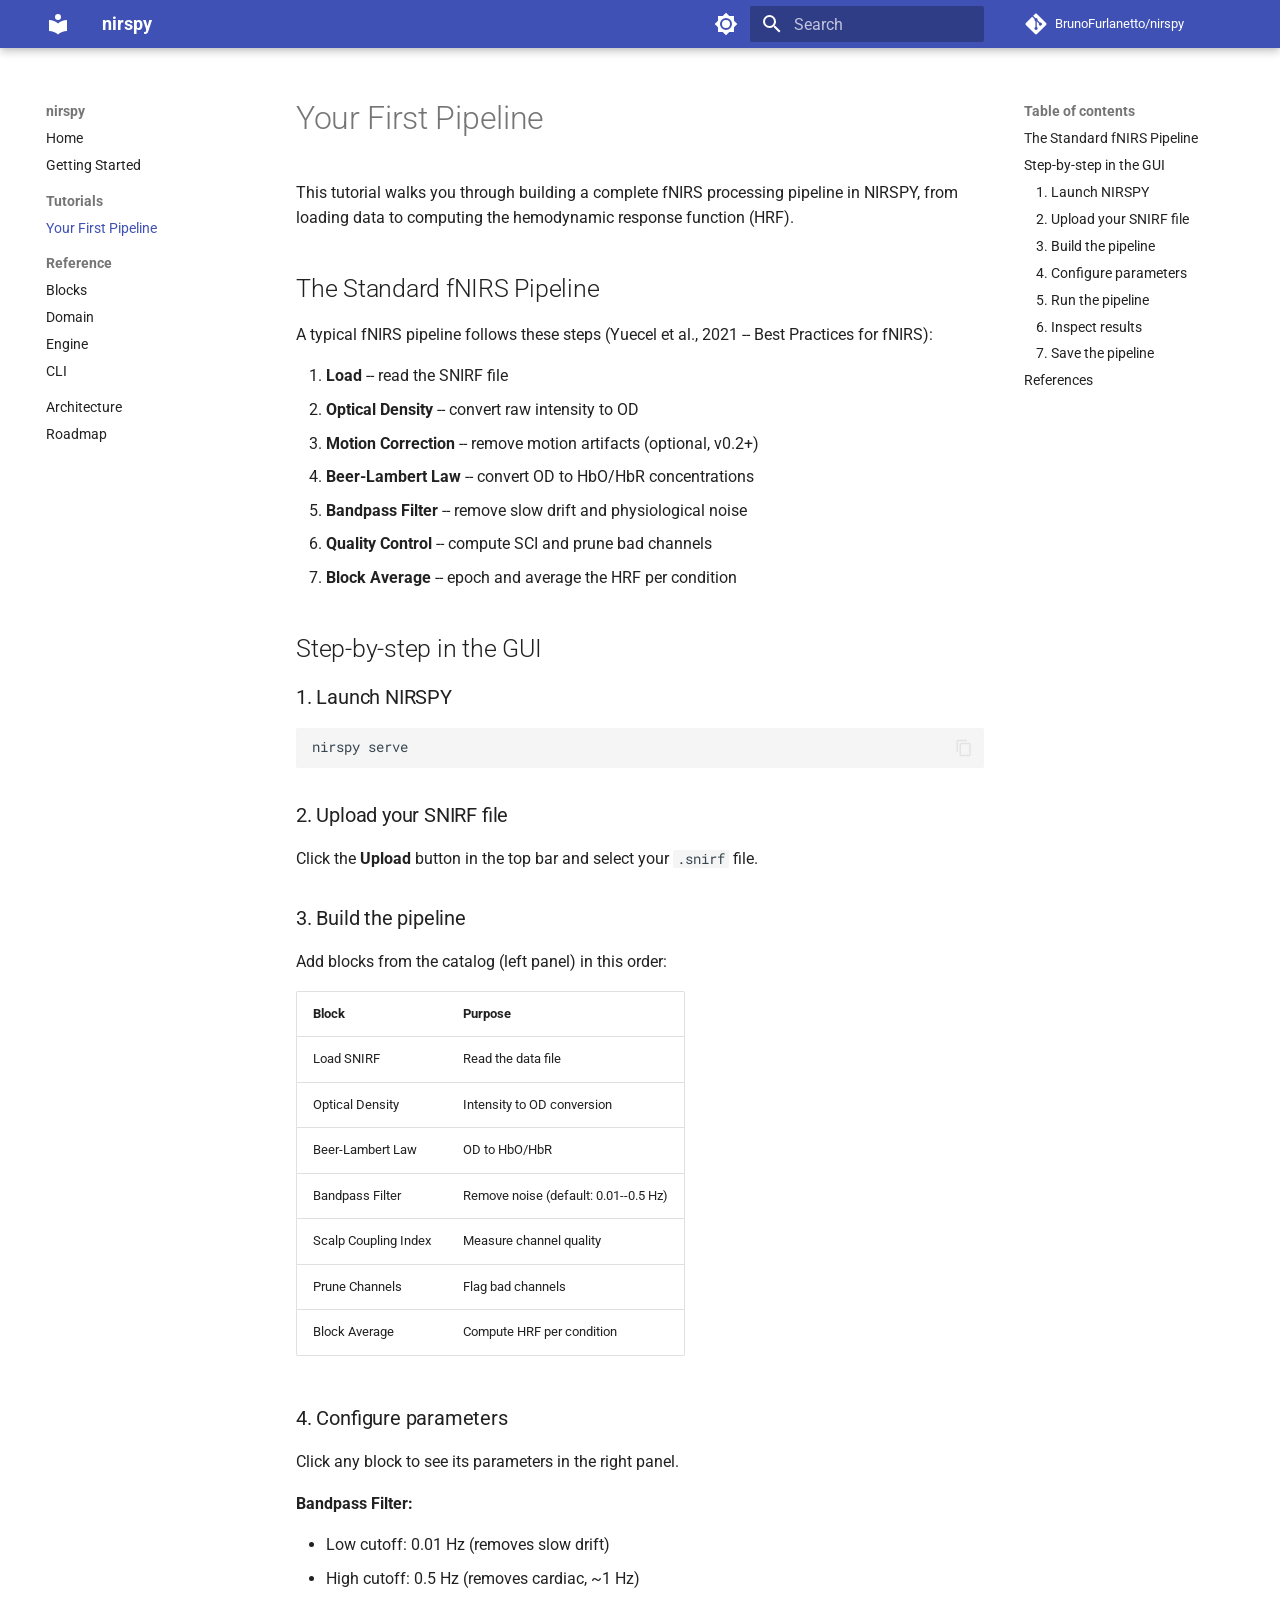
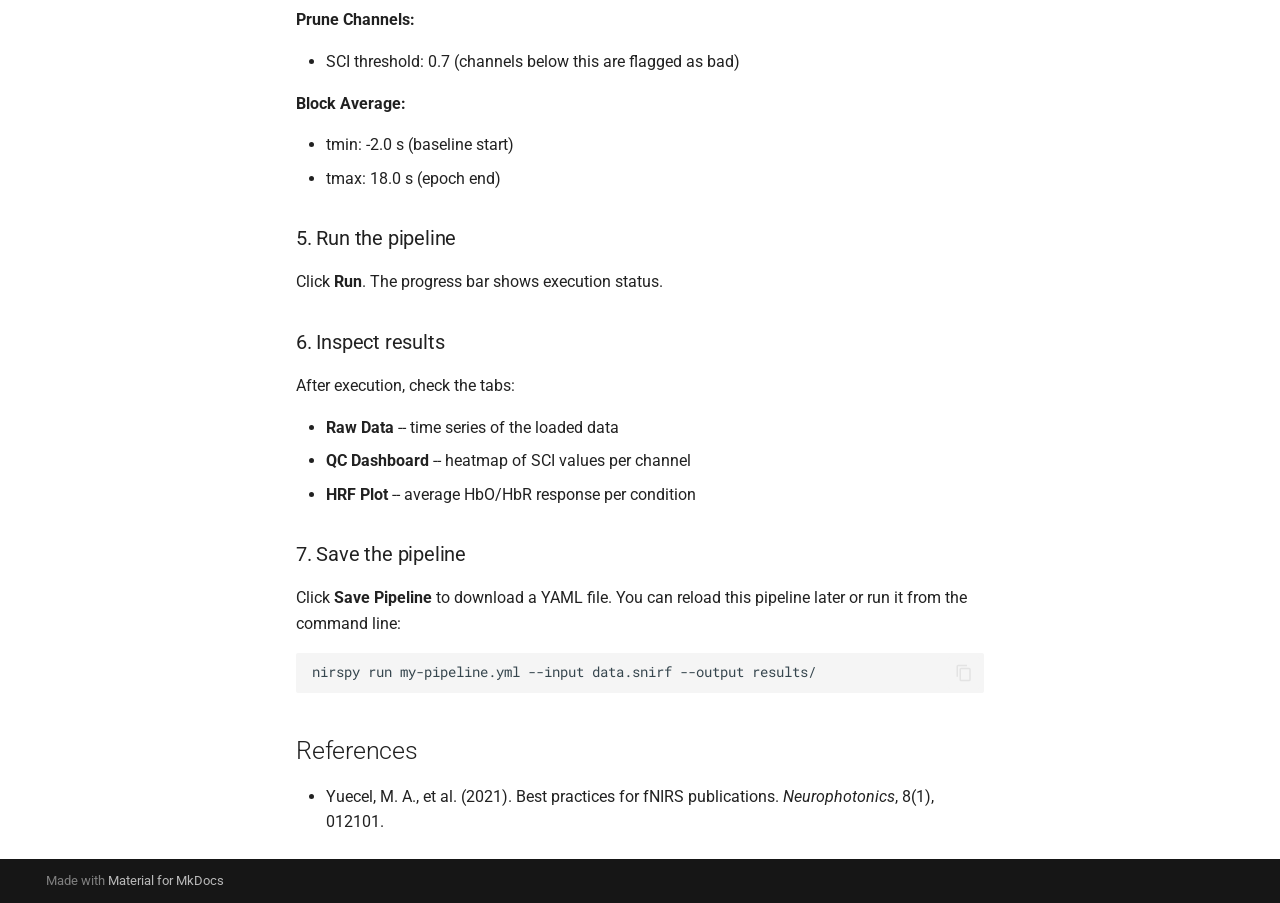
<file: tutorials/first-pipeline/index.html>
<!doctype html>
<html lang="en" class="no-js">
  <head>
    
      <meta charset="utf-8">
      <meta name="viewport" content="width=device-width,initial-scale=1">
      
        <meta name="description" content="GUI-first, fNIRS-focused pipeline builder in Python">
      
      
      
        <link rel="canonical" href="https://brunofurlanetto.github.io/nirspy/tutorials/first-pipeline/">
      
      
        <link rel="prev" href="../../getting-started/">
      
      
        <link rel="next" href="../../reference/blocks/">
      
      
        
      
      
      <link rel="icon" href="../../assets/images/favicon.png">
      <meta name="generator" content="mkdocs-1.6.1, mkdocs-material-9.7.6">
    
    
      
        <title>Your First Pipeline - nirspy</title>
      
    
    
      <link rel="stylesheet" href="../../assets/stylesheets/main.484c7ddc.min.css">
      
        
        <link rel="stylesheet" href="../../assets/stylesheets/palette.ab4e12ef.min.css">
      
      


    
    
      
    
    
      
        
        
        <link rel="preconnect" href="https://fonts.gstatic.com" crossorigin>
        <link rel="stylesheet" href="https://fonts.googleapis.com/css?family=Roboto:300,300i,400,400i,700,700i%7CRoboto+Mono:400,400i,700,700i&display=fallback">
        <style>:root{--md-text-font:"Roboto";--md-code-font:"Roboto Mono"}</style>
      
    
    
      <link rel="stylesheet" href="../../assets/_mkdocstrings.css">
    
    <script>__md_scope=new URL("../..",location),__md_hash=e=>[...e].reduce(((e,_)=>(e<<5)-e+_.charCodeAt(0)),0),__md_get=(e,_=localStorage,t=__md_scope)=>JSON.parse(_.getItem(t.pathname+"."+e)),__md_set=(e,_,t=localStorage,a=__md_scope)=>{try{t.setItem(a.pathname+"."+e,JSON.stringify(_))}catch(e){}}</script>
    
      

    
    
  </head>
  
  
    
    
      
    
    
    
    
    <body dir="ltr" data-md-color-scheme="default" data-md-color-primary="indigo" data-md-color-accent="indigo">
  
    
    <input class="md-toggle" data-md-toggle="drawer" type="checkbox" id="__drawer" autocomplete="off">
    <input class="md-toggle" data-md-toggle="search" type="checkbox" id="__search" autocomplete="off">
    <label class="md-overlay" for="__drawer"></label>
    <div data-md-component="skip">
      
        
        <a href="#your-first-pipeline" class="md-skip">
          Skip to content
        </a>
      
    </div>
    <div data-md-component="announce">
      
    </div>
    
    
      

  

<header class="md-header md-header--shadow" data-md-component="header">
  <nav class="md-header__inner md-grid" aria-label="Header">
    <a href="../.." title="nirspy" class="md-header__button md-logo" aria-label="nirspy" data-md-component="logo">
      
  
  <svg xmlns="http://www.w3.org/2000/svg" viewBox="0 0 24 24"><path d="M12 8a3 3 0 0 0 3-3 3 3 0 0 0-3-3 3 3 0 0 0-3 3 3 3 0 0 0 3 3m0 3.54C9.64 9.35 6.5 8 3 8v11c3.5 0 6.64 1.35 9 3.54 2.36-2.19 5.5-3.54 9-3.54V8c-3.5 0-6.64 1.35-9 3.54"/></svg>

    </a>
    <label class="md-header__button md-icon" for="__drawer">
      
      <svg xmlns="http://www.w3.org/2000/svg" viewBox="0 0 24 24"><path d="M3 6h18v2H3zm0 5h18v2H3zm0 5h18v2H3z"/></svg>
    </label>
    <div class="md-header__title" data-md-component="header-title">
      <div class="md-header__ellipsis">
        <div class="md-header__topic">
          <span class="md-ellipsis">
            nirspy
          </span>
        </div>
        <div class="md-header__topic" data-md-component="header-topic">
          <span class="md-ellipsis">
            
              Your First Pipeline
            
          </span>
        </div>
      </div>
    </div>
    
      
        <form class="md-header__option" data-md-component="palette">
  
    
    
    
    <input class="md-option" data-md-color-media="(prefers-color-scheme: light)" data-md-color-scheme="default" data-md-color-primary="indigo" data-md-color-accent="indigo"  aria-label="Switch to dark mode"  type="radio" name="__palette" id="__palette_0">
    
      <label class="md-header__button md-icon" title="Switch to dark mode" for="__palette_1" hidden>
        <svg xmlns="http://www.w3.org/2000/svg" viewBox="0 0 24 24"><path d="M12 8a4 4 0 0 0-4 4 4 4 0 0 0 4 4 4 4 0 0 0 4-4 4 4 0 0 0-4-4m0 10a6 6 0 0 1-6-6 6 6 0 0 1 6-6 6 6 0 0 1 6 6 6 6 0 0 1-6 6m8-9.31V4h-4.69L12 .69 8.69 4H4v4.69L.69 12 4 15.31V20h4.69L12 23.31 15.31 20H20v-4.69L23.31 12z"/></svg>
      </label>
    
  
    
    
    
    <input class="md-option" data-md-color-media="(prefers-color-scheme: dark)" data-md-color-scheme="slate" data-md-color-primary="indigo" data-md-color-accent="indigo"  aria-label="Switch to light mode"  type="radio" name="__palette" id="__palette_1">
    
      <label class="md-header__button md-icon" title="Switch to light mode" for="__palette_0" hidden>
        <svg xmlns="http://www.w3.org/2000/svg" viewBox="0 0 24 24"><path d="M12 18c-.89 0-1.74-.2-2.5-.55C11.56 16.5 13 14.42 13 12s-1.44-4.5-3.5-5.45C10.26 6.2 11.11 6 12 6a6 6 0 0 1 6 6 6 6 0 0 1-6 6m8-9.31V4h-4.69L12 .69 8.69 4H4v4.69L.69 12 4 15.31V20h4.69L12 23.31 15.31 20H20v-4.69L23.31 12z"/></svg>
      </label>
    
  
</form>
      
    
    
      <script>var palette=__md_get("__palette");if(palette&&palette.color){if("(prefers-color-scheme)"===palette.color.media){var media=matchMedia("(prefers-color-scheme: light)"),input=document.querySelector(media.matches?"[data-md-color-media='(prefers-color-scheme: light)']":"[data-md-color-media='(prefers-color-scheme: dark)']");palette.color.media=input.getAttribute("data-md-color-media"),palette.color.scheme=input.getAttribute("data-md-color-scheme"),palette.color.primary=input.getAttribute("data-md-color-primary"),palette.color.accent=input.getAttribute("data-md-color-accent")}for(var[key,value]of Object.entries(palette.color))document.body.setAttribute("data-md-color-"+key,value)}</script>
    
    
    
      
      
        <label class="md-header__button md-icon" for="__search">
          
          <svg xmlns="http://www.w3.org/2000/svg" viewBox="0 0 24 24"><path d="M9.5 3A6.5 6.5 0 0 1 16 9.5c0 1.61-.59 3.09-1.56 4.23l.27.27h.79l5 5-1.5 1.5-5-5v-.79l-.27-.27A6.52 6.52 0 0 1 9.5 16 6.5 6.5 0 0 1 3 9.5 6.5 6.5 0 0 1 9.5 3m0 2C7 5 5 7 5 9.5S7 14 9.5 14 14 12 14 9.5 12 5 9.5 5"/></svg>
        </label>
        <div class="md-search" data-md-component="search" role="dialog">
  <label class="md-search__overlay" for="__search"></label>
  <div class="md-search__inner" role="search">
    <form class="md-search__form" name="search">
      <input type="text" class="md-search__input" name="query" aria-label="Search" placeholder="Search" autocapitalize="off" autocorrect="off" autocomplete="off" spellcheck="false" data-md-component="search-query" required>
      <label class="md-search__icon md-icon" for="__search">
        
        <svg xmlns="http://www.w3.org/2000/svg" viewBox="0 0 24 24"><path d="M9.5 3A6.5 6.5 0 0 1 16 9.5c0 1.61-.59 3.09-1.56 4.23l.27.27h.79l5 5-1.5 1.5-5-5v-.79l-.27-.27A6.52 6.52 0 0 1 9.5 16 6.5 6.5 0 0 1 3 9.5 6.5 6.5 0 0 1 9.5 3m0 2C7 5 5 7 5 9.5S7 14 9.5 14 14 12 14 9.5 12 5 9.5 5"/></svg>
        
        <svg xmlns="http://www.w3.org/2000/svg" viewBox="0 0 24 24"><path d="M20 11v2H8l5.5 5.5-1.42 1.42L4.16 12l7.92-7.92L13.5 5.5 8 11z"/></svg>
      </label>
      <nav class="md-search__options" aria-label="Search">
        
        <button type="reset" class="md-search__icon md-icon" title="Clear" aria-label="Clear" tabindex="-1">
          
          <svg xmlns="http://www.w3.org/2000/svg" viewBox="0 0 24 24"><path d="M19 6.41 17.59 5 12 10.59 6.41 5 5 6.41 10.59 12 5 17.59 6.41 19 12 13.41 17.59 19 19 17.59 13.41 12z"/></svg>
        </button>
      </nav>
      
    </form>
    <div class="md-search__output">
      <div class="md-search__scrollwrap" tabindex="0" data-md-scrollfix>
        <div class="md-search-result" data-md-component="search-result">
          <div class="md-search-result__meta">
            Initializing search
          </div>
          <ol class="md-search-result__list" role="presentation"></ol>
        </div>
      </div>
    </div>
  </div>
</div>
      
    
    
      <div class="md-header__source">
        <a href="https://github.com/BrunoFurlanetto/nirspy" title="Go to repository" class="md-source" data-md-component="source">
  <div class="md-source__icon md-icon">
    
    <svg xmlns="http://www.w3.org/2000/svg" viewBox="0 0 448 512"><!--! Font Awesome Free 7.1.0 by @fontawesome - https://fontawesome.com License - https://fontawesome.com/license/free (Icons: CC BY 4.0, Fonts: SIL OFL 1.1, Code: MIT License) Copyright 2025 Fonticons, Inc.--><path d="M439.6 236.1 244 40.5c-5.4-5.5-12.8-8.5-20.4-8.5s-15 3-20.4 8.4L162.5 81l51.5 51.5c27.1-9.1 52.7 16.8 43.4 43.7l49.7 49.7c34.2-11.8 61.2 31 35.5 56.7-26.5 26.5-70.2-2.9-56-37.3L240.3 199v121.9c25.3 12.5 22.3 41.8 9.1 55-6.4 6.4-15.2 10.1-24.3 10.1s-17.8-3.6-24.3-10.1c-17.6-17.6-11.1-46.9 11.2-56v-123c-20.8-8.5-24.6-30.7-18.6-45L142.6 101 8.5 235.1C3 240.6 0 247.9 0 255.5s3 15 8.5 20.4l195.6 195.7c5.4 5.4 12.7 8.4 20.4 8.4s15-3 20.4-8.4l194.7-194.7c5.4-5.4 8.4-12.8 8.4-20.4s-3-15-8.4-20.4"/></svg>
  </div>
  <div class="md-source__repository">
    BrunoFurlanetto/nirspy
  </div>
</a>
      </div>
    
  </nav>
  
</header>
    
    <div class="md-container" data-md-component="container">
      
      
        
          
        
      
      <main class="md-main" data-md-component="main">
        <div class="md-main__inner md-grid">
          
            
              
              <div class="md-sidebar md-sidebar--primary" data-md-component="sidebar" data-md-type="navigation" >
                <div class="md-sidebar__scrollwrap">
                  <div class="md-sidebar__inner">
                    



<nav class="md-nav md-nav--primary" aria-label="Navigation" data-md-level="0">
  <label class="md-nav__title" for="__drawer">
    <a href="../.." title="nirspy" class="md-nav__button md-logo" aria-label="nirspy" data-md-component="logo">
      
  
  <svg xmlns="http://www.w3.org/2000/svg" viewBox="0 0 24 24"><path d="M12 8a3 3 0 0 0 3-3 3 3 0 0 0-3-3 3 3 0 0 0-3 3 3 3 0 0 0 3 3m0 3.54C9.64 9.35 6.5 8 3 8v11c3.5 0 6.64 1.35 9 3.54 2.36-2.19 5.5-3.54 9-3.54V8c-3.5 0-6.64 1.35-9 3.54"/></svg>

    </a>
    nirspy
  </label>
  
    <div class="md-nav__source">
      <a href="https://github.com/BrunoFurlanetto/nirspy" title="Go to repository" class="md-source" data-md-component="source">
  <div class="md-source__icon md-icon">
    
    <svg xmlns="http://www.w3.org/2000/svg" viewBox="0 0 448 512"><!--! Font Awesome Free 7.1.0 by @fontawesome - https://fontawesome.com License - https://fontawesome.com/license/free (Icons: CC BY 4.0, Fonts: SIL OFL 1.1, Code: MIT License) Copyright 2025 Fonticons, Inc.--><path d="M439.6 236.1 244 40.5c-5.4-5.5-12.8-8.5-20.4-8.5s-15 3-20.4 8.4L162.5 81l51.5 51.5c27.1-9.1 52.7 16.8 43.4 43.7l49.7 49.7c34.2-11.8 61.2 31 35.5 56.7-26.5 26.5-70.2-2.9-56-37.3L240.3 199v121.9c25.3 12.5 22.3 41.8 9.1 55-6.4 6.4-15.2 10.1-24.3 10.1s-17.8-3.6-24.3-10.1c-17.6-17.6-11.1-46.9 11.2-56v-123c-20.8-8.5-24.6-30.7-18.6-45L142.6 101 8.5 235.1C3 240.6 0 247.9 0 255.5s3 15 8.5 20.4l195.6 195.7c5.4 5.4 12.7 8.4 20.4 8.4s15-3 20.4-8.4l194.7-194.7c5.4-5.4 8.4-12.8 8.4-20.4s-3-15-8.4-20.4"/></svg>
  </div>
  <div class="md-source__repository">
    BrunoFurlanetto/nirspy
  </div>
</a>
    </div>
  
  <ul class="md-nav__list" data-md-scrollfix>
    
      
      
  
  
  
  
    <li class="md-nav__item">
      <a href="../.." class="md-nav__link">
        
  
  
  <span class="md-ellipsis">
    
  
    Home
  

    
  </span>
  
  

      </a>
    </li>
  

    
      
      
  
  
  
  
    <li class="md-nav__item">
      <a href="../../getting-started/" class="md-nav__link">
        
  
  
  <span class="md-ellipsis">
    
  
    Getting Started
  

    
  </span>
  
  

      </a>
    </li>
  

    
      
      
  
  
    
  
  
  
    
    
    
    
      
        
        
      
    
    
    <li class="md-nav__item md-nav__item--active md-nav__item--section md-nav__item--nested">
      
        
        
        <input class="md-nav__toggle md-toggle " type="checkbox" id="__nav_3" checked>
        
          
          <label class="md-nav__link" for="__nav_3" id="__nav_3_label" tabindex="">
            
  
  
  <span class="md-ellipsis">
    
  
    Tutorials
  

    
  </span>
  
  

            <span class="md-nav__icon md-icon"></span>
          </label>
        
        <nav class="md-nav" data-md-level="1" aria-labelledby="__nav_3_label" aria-expanded="true">
          <label class="md-nav__title" for="__nav_3">
            <span class="md-nav__icon md-icon"></span>
            
  
    Tutorials
  

          </label>
          <ul class="md-nav__list" data-md-scrollfix>
            
              
                
  
  
    
  
  
  
    <li class="md-nav__item md-nav__item--active">
      
      <input class="md-nav__toggle md-toggle" type="checkbox" id="__toc">
      
      
        
      
      
        <label class="md-nav__link md-nav__link--active" for="__toc">
          
  
  
  <span class="md-ellipsis">
    
  
    Your First Pipeline
  

    
  </span>
  
  

          <span class="md-nav__icon md-icon"></span>
        </label>
      
      <a href="./" class="md-nav__link md-nav__link--active">
        
  
  
  <span class="md-ellipsis">
    
  
    Your First Pipeline
  

    
  </span>
  
  

      </a>
      
        

<nav class="md-nav md-nav--secondary" aria-label="Table of contents">
  
  
  
    
  
  
    <label class="md-nav__title" for="__toc">
      <span class="md-nav__icon md-icon"></span>
      Table of contents
    </label>
    <ul class="md-nav__list" data-md-component="toc" data-md-scrollfix>
      
        <li class="md-nav__item">
  <a href="#the-standard-fnirs-pipeline" class="md-nav__link">
    <span class="md-ellipsis">
      
        The Standard fNIRS Pipeline
      
    </span>
  </a>
  
</li>
      
        <li class="md-nav__item">
  <a href="#step-by-step-in-the-gui" class="md-nav__link">
    <span class="md-ellipsis">
      
        Step-by-step in the GUI
      
    </span>
  </a>
  
    <nav class="md-nav" aria-label="Step-by-step in the GUI">
      <ul class="md-nav__list">
        
          <li class="md-nav__item">
  <a href="#1-launch-nirspy" class="md-nav__link">
    <span class="md-ellipsis">
      
        1. Launch NIRSPY
      
    </span>
  </a>
  
</li>
        
          <li class="md-nav__item">
  <a href="#2-upload-your-snirf-file" class="md-nav__link">
    <span class="md-ellipsis">
      
        2. Upload your SNIRF file
      
    </span>
  </a>
  
</li>
        
          <li class="md-nav__item">
  <a href="#3-build-the-pipeline" class="md-nav__link">
    <span class="md-ellipsis">
      
        3. Build the pipeline
      
    </span>
  </a>
  
</li>
        
          <li class="md-nav__item">
  <a href="#4-configure-parameters" class="md-nav__link">
    <span class="md-ellipsis">
      
        4. Configure parameters
      
    </span>
  </a>
  
</li>
        
          <li class="md-nav__item">
  <a href="#5-run-the-pipeline" class="md-nav__link">
    <span class="md-ellipsis">
      
        5. Run the pipeline
      
    </span>
  </a>
  
</li>
        
          <li class="md-nav__item">
  <a href="#6-inspect-results" class="md-nav__link">
    <span class="md-ellipsis">
      
        6. Inspect results
      
    </span>
  </a>
  
</li>
        
          <li class="md-nav__item">
  <a href="#7-save-the-pipeline" class="md-nav__link">
    <span class="md-ellipsis">
      
        7. Save the pipeline
      
    </span>
  </a>
  
</li>
        
      </ul>
    </nav>
  
</li>
      
        <li class="md-nav__item">
  <a href="#references" class="md-nav__link">
    <span class="md-ellipsis">
      
        References
      
    </span>
  </a>
  
</li>
      
    </ul>
  
</nav>
      
    </li>
  

              
            
          </ul>
        </nav>
      
    </li>
  

    
      
      
  
  
  
  
    
    
    
    
      
        
        
      
    
    
    <li class="md-nav__item md-nav__item--section md-nav__item--nested">
      
        
        
          
        
        <input class="md-nav__toggle md-toggle md-toggle--indeterminate" type="checkbox" id="__nav_4" >
        
          
          <label class="md-nav__link" for="__nav_4" id="__nav_4_label" tabindex="">
            
  
  
  <span class="md-ellipsis">
    
  
    Reference
  

    
  </span>
  
  

            <span class="md-nav__icon md-icon"></span>
          </label>
        
        <nav class="md-nav" data-md-level="1" aria-labelledby="__nav_4_label" aria-expanded="false">
          <label class="md-nav__title" for="__nav_4">
            <span class="md-nav__icon md-icon"></span>
            
  
    Reference
  

          </label>
          <ul class="md-nav__list" data-md-scrollfix>
            
              
                
  
  
  
  
    <li class="md-nav__item">
      <a href="../../reference/blocks/" class="md-nav__link">
        
  
  
  <span class="md-ellipsis">
    
  
    Blocks
  

    
  </span>
  
  

      </a>
    </li>
  

              
            
              
                
  
  
  
  
    <li class="md-nav__item">
      <a href="../../reference/domain/" class="md-nav__link">
        
  
  
  <span class="md-ellipsis">
    
  
    Domain
  

    
  </span>
  
  

      </a>
    </li>
  

              
            
              
                
  
  
  
  
    <li class="md-nav__item">
      <a href="../../reference/engine/" class="md-nav__link">
        
  
  
  <span class="md-ellipsis">
    
  
    Engine
  

    
  </span>
  
  

      </a>
    </li>
  

              
            
              
                
  
  
  
  
    <li class="md-nav__item">
      <a href="../../reference/cli/" class="md-nav__link">
        
  
  
  <span class="md-ellipsis">
    
  
    CLI
  

    
  </span>
  
  

      </a>
    </li>
  

              
            
          </ul>
        </nav>
      
    </li>
  

    
      
      
  
  
  
  
    <li class="md-nav__item">
      <a href="../../architecture/" class="md-nav__link">
        
  
  
  <span class="md-ellipsis">
    
  
    Architecture
  

    
  </span>
  
  

      </a>
    </li>
  

    
      
      
  
  
  
  
    <li class="md-nav__item">
      <a href="../../roadmap/" class="md-nav__link">
        
  
  
  <span class="md-ellipsis">
    
  
    Roadmap
  

    
  </span>
  
  

      </a>
    </li>
  

    
  </ul>
</nav>
                  </div>
                </div>
              </div>
            
            
              
              <div class="md-sidebar md-sidebar--secondary" data-md-component="sidebar" data-md-type="toc" >
                <div class="md-sidebar__scrollwrap">
                  <div class="md-sidebar__inner">
                    

<nav class="md-nav md-nav--secondary" aria-label="Table of contents">
  
  
  
    
  
  
    <label class="md-nav__title" for="__toc">
      <span class="md-nav__icon md-icon"></span>
      Table of contents
    </label>
    <ul class="md-nav__list" data-md-component="toc" data-md-scrollfix>
      
        <li class="md-nav__item">
  <a href="#the-standard-fnirs-pipeline" class="md-nav__link">
    <span class="md-ellipsis">
      
        The Standard fNIRS Pipeline
      
    </span>
  </a>
  
</li>
      
        <li class="md-nav__item">
  <a href="#step-by-step-in-the-gui" class="md-nav__link">
    <span class="md-ellipsis">
      
        Step-by-step in the GUI
      
    </span>
  </a>
  
    <nav class="md-nav" aria-label="Step-by-step in the GUI">
      <ul class="md-nav__list">
        
          <li class="md-nav__item">
  <a href="#1-launch-nirspy" class="md-nav__link">
    <span class="md-ellipsis">
      
        1. Launch NIRSPY
      
    </span>
  </a>
  
</li>
        
          <li class="md-nav__item">
  <a href="#2-upload-your-snirf-file" class="md-nav__link">
    <span class="md-ellipsis">
      
        2. Upload your SNIRF file
      
    </span>
  </a>
  
</li>
        
          <li class="md-nav__item">
  <a href="#3-build-the-pipeline" class="md-nav__link">
    <span class="md-ellipsis">
      
        3. Build the pipeline
      
    </span>
  </a>
  
</li>
        
          <li class="md-nav__item">
  <a href="#4-configure-parameters" class="md-nav__link">
    <span class="md-ellipsis">
      
        4. Configure parameters
      
    </span>
  </a>
  
</li>
        
          <li class="md-nav__item">
  <a href="#5-run-the-pipeline" class="md-nav__link">
    <span class="md-ellipsis">
      
        5. Run the pipeline
      
    </span>
  </a>
  
</li>
        
          <li class="md-nav__item">
  <a href="#6-inspect-results" class="md-nav__link">
    <span class="md-ellipsis">
      
        6. Inspect results
      
    </span>
  </a>
  
</li>
        
          <li class="md-nav__item">
  <a href="#7-save-the-pipeline" class="md-nav__link">
    <span class="md-ellipsis">
      
        7. Save the pipeline
      
    </span>
  </a>
  
</li>
        
      </ul>
    </nav>
  
</li>
      
        <li class="md-nav__item">
  <a href="#references" class="md-nav__link">
    <span class="md-ellipsis">
      
        References
      
    </span>
  </a>
  
</li>
      
    </ul>
  
</nav>
                  </div>
                </div>
              </div>
            
          
          
            <div class="md-content" data-md-component="content">
              
              <article class="md-content__inner md-typeset">
                
                  


  
  


<h1 id="your-first-pipeline">Your First Pipeline</h1>
<p>This tutorial walks you through building a complete fNIRS processing
pipeline in NIRSPY, from loading data to computing the hemodynamic
response function (HRF).</p>
<h2 id="the-standard-fnirs-pipeline">The Standard fNIRS Pipeline</h2>
<p>A typical fNIRS pipeline follows these steps
(Yuecel et al., 2021 -- Best Practices for fNIRS):</p>
<ol>
<li><strong>Load</strong> -- read the SNIRF file</li>
<li><strong>Optical Density</strong> -- convert raw intensity to OD</li>
<li><strong>Motion Correction</strong> -- remove motion artifacts (optional, v0.2+)</li>
<li><strong>Beer-Lambert Law</strong> -- convert OD to HbO/HbR concentrations</li>
<li><strong>Bandpass Filter</strong> -- remove slow drift and physiological noise</li>
<li><strong>Quality Control</strong> -- compute SCI and prune bad channels</li>
<li><strong>Block Average</strong> -- epoch and average the HRF per condition</li>
</ol>
<h2 id="step-by-step-in-the-gui">Step-by-step in the GUI</h2>
<h3 id="1-launch-nirspy">1. Launch NIRSPY</h3>
<div class="highlight"><pre><span></span><code><a id="__codelineno-0-1" name="__codelineno-0-1" href="#__codelineno-0-1"></a>nirspy<span class="w"> </span>serve
</code></pre></div>
<h3 id="2-upload-your-snirf-file">2. Upload your SNIRF file</h3>
<p>Click the <strong>Upload</strong> button in the top bar and select your <code>.snirf</code> file.</p>
<h3 id="3-build-the-pipeline">3. Build the pipeline</h3>
<p>Add blocks from the catalog (left panel) in this order:</p>
<table>
<thead>
<tr>
<th>Block</th>
<th>Purpose</th>
</tr>
</thead>
<tbody>
<tr>
<td>Load SNIRF</td>
<td>Read the data file</td>
</tr>
<tr>
<td>Optical Density</td>
<td>Intensity to OD conversion</td>
</tr>
<tr>
<td>Beer-Lambert Law</td>
<td>OD to HbO/HbR</td>
</tr>
<tr>
<td>Bandpass Filter</td>
<td>Remove noise (default: 0.01--0.5 Hz)</td>
</tr>
<tr>
<td>Scalp Coupling Index</td>
<td>Measure channel quality</td>
</tr>
<tr>
<td>Prune Channels</td>
<td>Flag bad channels</td>
</tr>
<tr>
<td>Block Average</td>
<td>Compute HRF per condition</td>
</tr>
</tbody>
</table>
<h3 id="4-configure-parameters">4. Configure parameters</h3>
<p>Click any block to see its parameters in the right panel.</p>
<p><strong>Bandpass Filter:</strong></p>
<ul>
<li>Low cutoff: 0.01 Hz (removes slow drift)</li>
<li>High cutoff: 0.5 Hz (removes cardiac, ~1 Hz)</li>
</ul>
<p><strong>Prune Channels:</strong></p>
<ul>
<li>SCI threshold: 0.7 (channels below this are flagged as bad)</li>
</ul>
<p><strong>Block Average:</strong></p>
<ul>
<li>tmin: -2.0 s (baseline start)</li>
<li>tmax: 18.0 s (epoch end)</li>
</ul>
<h3 id="5-run-the-pipeline">5. Run the pipeline</h3>
<p>Click <strong>Run</strong>. The progress bar shows execution status.</p>
<h3 id="6-inspect-results">6. Inspect results</h3>
<p>After execution, check the tabs:</p>
<ul>
<li><strong>Raw Data</strong> -- time series of the loaded data</li>
<li><strong>QC Dashboard</strong> -- heatmap of SCI values per channel</li>
<li><strong>HRF Plot</strong> -- average HbO/HbR response per condition</li>
</ul>
<h3 id="7-save-the-pipeline">7. Save the pipeline</h3>
<p>Click <strong>Save Pipeline</strong> to download a YAML file. You can reload this
pipeline later or run it from the command line:</p>
<div class="highlight"><pre><span></span><code><a id="__codelineno-1-1" name="__codelineno-1-1" href="#__codelineno-1-1"></a>nirspy<span class="w"> </span>run<span class="w"> </span>my-pipeline.yml<span class="w"> </span>--input<span class="w"> </span>data.snirf<span class="w"> </span>--output<span class="w"> </span>results/
</code></pre></div>
<h2 id="references">References</h2>
<ul>
<li>Yuecel, M. A., et al. (2021). Best practices for fNIRS publications.
  <em>Neurophotonics</em>, 8(1), 012101.</li>
</ul>












                
              </article>
            </div>
          
          
<script>var target=document.getElementById(location.hash.slice(1));target&&target.name&&(target.checked=target.name.startsWith("__tabbed_"))</script>
        </div>
        
      </main>
      
        <footer class="md-footer">
  
  <div class="md-footer-meta md-typeset">
    <div class="md-footer-meta__inner md-grid">
      <div class="md-copyright">
  
  
    Made with
    <a href="https://squidfunk.github.io/mkdocs-material/" target="_blank" rel="noopener">
      Material for MkDocs
    </a>
  
</div>
      
    </div>
  </div>
</footer>
      
    </div>
    <div class="md-dialog" data-md-component="dialog">
      <div class="md-dialog__inner md-typeset"></div>
    </div>
    
    
    
      
      
      <script id="__config" type="application/json">{"annotate": null, "base": "../..", "features": ["content.code.copy", "navigation.sections", "navigation.expand"], "search": "../../assets/javascripts/workers/search.2c215733.min.js", "tags": null, "translations": {"clipboard.copied": "Copied to clipboard", "clipboard.copy": "Copy to clipboard", "search.result.more.one": "1 more on this page", "search.result.more.other": "# more on this page", "search.result.none": "No matching documents", "search.result.one": "1 matching document", "search.result.other": "# matching documents", "search.result.placeholder": "Type to start searching", "search.result.term.missing": "Missing", "select.version": "Select version"}, "version": null}</script>
    
    
      <script src="../../assets/javascripts/bundle.79ae519e.min.js"></script>
      
    
  </body>
</html>
</file>
<file: assets/_mkdocstrings.css>
/* Avoid breaking parameter names, etc. in table cells. */
.doc-contents td code {
  word-break: normal !important;
}

/* No line break before first paragraph of descriptions. */
.doc-md-description,
.doc-md-description>p:first-child {
  display: inline;
}

/* No text transformation from Material for MkDocs for H5 headings. */
.md-typeset h5 .doc-object-name {
  text-transform: none;
}

/* Max width for docstring sections tables. */
.doc .md-typeset__table,
.doc .md-typeset__table table {
  display: table !important;
  width: 100%;
}

.doc .md-typeset__table tr {
  display: table-row;
}

/* Defaults in Spacy table style. */
.doc-param-default,
.doc-type_param-default {
  float: right;
}

/* Parameter headings must be inline, not blocks. */
.doc-heading-parameter,
.doc-heading-type_parameter {
  display: inline;
}

/* Default font size for parameter headings. */
.md-typeset .doc-heading-parameter {
  font-size: inherit;
}

/* Prefer space on the right, not the left of parameter permalinks. */
.doc-heading-parameter .headerlink,
.doc-heading-type_parameter .headerlink {
  margin-left: 0 !important;
  margin-right: 0.2rem;
}

/* Backward-compatibility: docstring section titles in bold. */
.doc-section-title {
  font-weight: bold;
}

/* Backlinks crumb separator. */
.doc-backlink-crumb {
  display: inline-flex;
  gap: .2rem;
  white-space: nowrap;
  align-items: center;
  vertical-align: middle;
}
.doc-backlink-crumb:not(:first-child)::before {
  background-color: var(--md-default-fg-color--lighter);
  content: "";
  display: inline;
  height: 1rem;
  --md-path-icon: url('data:image/svg+xml;charset=utf-8,<svg xmlns="http://www.w3.org/2000/svg" viewBox="0 0 24 24"><path d="M8.59 16.58 13.17 12 8.59 7.41 10 6l6 6-6 6z"/></svg>');
  -webkit-mask-image: var(--md-path-icon);
  mask-image: var(--md-path-icon);
  width: 1rem;
}
.doc-backlink-crumb.last {
  font-weight: bold;
}

/* Symbols in Navigation and ToC. */
:root, :host,
[data-md-color-scheme="default"] {
  --doc-symbol-parameter-fg-color: #df50af;
  --doc-symbol-type_parameter-fg-color: #df50af;
  --doc-symbol-attribute-fg-color: #953800;
  --doc-symbol-function-fg-color: #8250df;
  --doc-symbol-method-fg-color: #8250df;
  --doc-symbol-class-fg-color: #0550ae;
  --doc-symbol-type_alias-fg-color: #0550ae;
  --doc-symbol-module-fg-color: #5cad0f;

  --doc-symbol-parameter-bg-color: #df50af1a;
  --doc-symbol-type_parameter-bg-color: #df50af1a;
  --doc-symbol-attribute-bg-color: #9538001a;
  --doc-symbol-function-bg-color: #8250df1a;
  --doc-symbol-method-bg-color: #8250df1a;
  --doc-symbol-class-bg-color: #0550ae1a;
  --doc-symbol-type_alias-bg-color: #0550ae1a;
  --doc-symbol-module-bg-color: #5cad0f1a;
}

[data-md-color-scheme="slate"] {
  --doc-symbol-parameter-fg-color: #ffa8cc;
  --doc-symbol-type_parameter-fg-color: #ffa8cc;
  --doc-symbol-attribute-fg-color: #ffa657;
  --doc-symbol-function-fg-color: #d2a8ff;
  --doc-symbol-method-fg-color: #d2a8ff;
  --doc-symbol-class-fg-color: #79c0ff;
  --doc-symbol-type_alias-fg-color: #79c0ff;
  --doc-symbol-module-fg-color: #baff79;

  --doc-symbol-parameter-bg-color: #ffa8cc1a;
  --doc-symbol-type_parameter-bg-color: #ffa8cc1a;
  --doc-symbol-attribute-bg-color: #ffa6571a;
  --doc-symbol-function-bg-color: #d2a8ff1a;
  --doc-symbol-method-bg-color: #d2a8ff1a;
  --doc-symbol-class-bg-color: #79c0ff1a;
  --doc-symbol-type_alias-bg-color: #79c0ff1a;
  --doc-symbol-module-bg-color: #baff791a;
}

code.doc-symbol {
  border-radius: .1rem;
  font-size: .85em;
  padding: 0 .3em;
  font-weight: bold;
}

code.doc-symbol-parameter,
a code.doc-symbol-parameter {
  color: var(--doc-symbol-parameter-fg-color);
  background-color: var(--doc-symbol-parameter-bg-color);
}

code.doc-symbol-parameter::after {
  content: "param";
}

code.doc-symbol-type_parameter,
a code.doc-symbol-type_parameter {
  color: var(--doc-symbol-type_parameter-fg-color);
  background-color: var(--doc-symbol-type_parameter-bg-color);
}

code.doc-symbol-type_parameter::after {
  content: "type-param";
}

code.doc-symbol-attribute,
a code.doc-symbol-attribute {
  color: var(--doc-symbol-attribute-fg-color);
  background-color: var(--doc-symbol-attribute-bg-color);
}

code.doc-symbol-attribute::after {
  content: "attr";
}

code.doc-symbol-function,
a code.doc-symbol-function {
  color: var(--doc-symbol-function-fg-color);
  background-color: var(--doc-symbol-function-bg-color);
}

code.doc-symbol-function::after {
  content: "func";
}

code.doc-symbol-method,
a code.doc-symbol-method {
  color: var(--doc-symbol-method-fg-color);
  background-color: var(--doc-symbol-method-bg-color);
}

code.doc-symbol-method::after {
  content: "meth";
}

code.doc-symbol-class,
a code.doc-symbol-class {
  color: var(--doc-symbol-class-fg-color);
  background-color: var(--doc-symbol-class-bg-color);
}

code.doc-symbol-class::after {
  content: "class";
}


code.doc-symbol-type_alias,
a code.doc-symbol-type_alias {
  color: var(--doc-symbol-type_alias-fg-color);
  background-color: var(--doc-symbol-type_alias-bg-color);
}

code.doc-symbol-type_alias::after {
  content: "type";
}

code.doc-symbol-module,
a code.doc-symbol-module {
  color: var(--doc-symbol-module-fg-color);
  background-color: var(--doc-symbol-module-bg-color);
}

code.doc-symbol-module::after {
  content: "mod";
}

.doc-signature .autorefs {
  color: inherit;
  border-bottom: 1px dotted currentcolor;
}

/* Source code blocks (admonitions). */
:root {
  --md-admonition-icon--mkdocstrings-source: url('data:image/svg+xml;charset=utf-8,<svg xmlns="http://www.w3.org/2000/svg" viewBox="0 0 24 24"><path d="M15.22 4.97a.75.75 0 0 1 1.06 0l6.5 6.5a.75.75 0 0 1 0 1.06l-6.5 6.5a.749.749 0 0 1-1.275-.326.75.75 0 0 1 .215-.734L21.19 12l-5.97-5.97a.75.75 0 0 1 0-1.06m-6.44 0a.75.75 0 0 1 0 1.06L2.81 12l5.97 5.97a.749.749 0 0 1-.326 1.275.75.75 0 0 1-.734-.215l-6.5-6.5a.75.75 0 0 1 0-1.06l6.5-6.5a.75.75 0 0 1 1.06 0"/></svg>')
}
.md-typeset .admonition.mkdocstrings-source,
.md-typeset details.mkdocstrings-source {
  border: none;
  padding: 0;
}
.md-typeset .admonition.mkdocstrings-source:focus-within,
.md-typeset details.mkdocstrings-source:focus-within {
  box-shadow: none;
}
.md-typeset .mkdocstrings-source > .admonition-title,
.md-typeset .mkdocstrings-source > summary {
  background-color: inherit;
}
.md-typeset .mkdocstrings-source > .admonition-title::before,
.md-typeset .mkdocstrings-source > summary::before {
  background-color: var(--md-default-fg-color);
  -webkit-mask-image: var(--md-admonition-icon--mkdocstrings-source);
          mask-image: var(--md-admonition-icon--mkdocstrings-source);
}
</file>
<file: assets/stylesheets/main.484c7ddc.min.css>
@charset "UTF-8";html{-webkit-text-size-adjust:none;-moz-text-size-adjust:none;text-size-adjust:none;box-sizing:border-box}*,:after,:before{box-sizing:inherit}@media (prefers-reduced-motion){*,:after,:before{transition:none!important}}body{margin:0}a,button,input,label{-webkit-tap-highlight-color:transparent}a{color:inherit;text-decoration:none}hr{border:0;box-sizing:initial;display:block;height:.05rem;overflow:visible;padding:0}small{font-size:80%}sub,sup{line-height:1em}img{border-style:none}table{border-collapse:initial;border-spacing:0}td,th{font-weight:400;vertical-align:top}button{background:#0000;border:0;font-family:inherit;font-size:inherit;margin:0;padding:0}input{border:0;outline:none}:root{--md-primary-fg-color:#4051b5;--md-primary-fg-color--light:#5d6cc0;--md-primary-fg-color--dark:#303fa1;--md-primary-bg-color:#fff;--md-primary-bg-color--light:#ffffffb3;--md-accent-fg-color:#526cfe;--md-accent-fg-color--transparent:#526cfe1a;--md-accent-bg-color:#fff;--md-accent-bg-color--light:#ffffffb3}[data-md-color-scheme=default]{color-scheme:light}[data-md-color-scheme=default] img[src$="#gh-dark-mode-only"],[data-md-color-scheme=default] img[src$="#only-dark"]{display:none}:root,[data-md-color-scheme=default]{--md-hue:225deg;--md-default-fg-color:#000000de;--md-default-fg-color--light:#0000008a;--md-default-fg-color--lighter:#00000052;--md-default-fg-color--lightest:#00000012;--md-default-bg-color:#fff;--md-default-bg-color--light:#ffffffb3;--md-default-bg-color--lighter:#ffffff4d;--md-default-bg-color--lightest:#ffffff1f;--md-code-fg-color:#36464e;--md-code-bg-color:#f5f5f5;--md-code-bg-color--light:#f5f5f5b3;--md-code-bg-color--lighter:#f5f5f54d;--md-code-hl-color:#4287ff;--md-code-hl-color--light:#4287ff1a;--md-code-hl-number-color:#d52a2a;--md-code-hl-special-color:#db1457;--md-code-hl-function-color:#a846b9;--md-code-hl-constant-color:#6e59d9;--md-code-hl-keyword-color:#3f6ec6;--md-code-hl-string-color:#1c7d4d;--md-code-hl-name-color:var(--md-code-fg-color);--md-code-hl-operator-color:var(--md-default-fg-color--light);--md-code-hl-punctuation-color:var(--md-default-fg-color--light);--md-code-hl-comment-color:var(--md-default-fg-color--light);--md-code-hl-generic-color:var(--md-default-fg-color--light);--md-code-hl-variable-color:var(--md-default-fg-color--light);--md-typeset-color:var(--md-default-fg-color);--md-typeset-a-color:var(--md-primary-fg-color);--md-typeset-del-color:#f5503d26;--md-typeset-ins-color:#0bd57026;--md-typeset-kbd-color:#fafafa;--md-typeset-kbd-accent-color:#fff;--md-typeset-kbd-border-color:#b8b8b8;--md-typeset-mark-color:#ffff0080;--md-typeset-table-color:#0000001f;--md-typeset-table-color--light:rgba(0,0,0,.035);--md-admonition-fg-color:var(--md-default-fg-color);--md-admonition-bg-color:var(--md-default-bg-color);--md-warning-fg-color:#000000de;--md-warning-bg-color:#ff9;--md-footer-fg-color:#fff;--md-footer-fg-color--light:#ffffffb3;--md-footer-fg-color--lighter:#ffffff73;--md-footer-bg-color:#000000de;--md-footer-bg-color--dark:#00000052;--md-shadow-z1:0 0.2rem 0.5rem #0000000d,0 0 0.05rem #0000001a;--md-shadow-z2:0 0.2rem 0.5rem #0000001a,0 0 0.05rem #00000040;--md-shadow-z3:0 0.2rem 0.5rem #0003,0 0 0.05rem #00000059}.md-icon svg{fill:currentcolor;display:block;height:1.2rem;width:1.2rem}body{-webkit-font-smoothing:antialiased;-moz-osx-font-smoothing:grayscale;--md-text-font-family:var(--md-text-font,_),-apple-system,BlinkMacSystemFont,Helvetica,Arial,sans-serif;--md-code-font-family:var(--md-code-font,_),SFMono-Regular,Consolas,Menlo,monospace}aside,body,input{font-feature-settings:"kern","liga";color:var(--md-typeset-color);font-family:var(--md-text-font-family)}code,kbd,pre{font-feature-settings:"kern";font-family:var(--md-code-font-family)}:root{--md-typeset-table-sort-icon:url('data:image/svg+xml;charset=utf-8,<svg xmlns="http://www.w3.org/2000/svg" viewBox="0 0 24 24"><path d="m18 21-4-4h3V7h-3l4-4 4 4h-3v10h3M2 19v-2h10v2M2 13v-2h7v2M2 7V5h4v2z"/></svg>');--md-typeset-table-sort-icon--asc:url('data:image/svg+xml;charset=utf-8,<svg xmlns="http://www.w3.org/2000/svg" viewBox="0 0 24 24"><path d="M19 17h3l-4 4-4-4h3V3h2M2 17h10v2H2M6 5v2H2V5m0 6h7v2H2z"/></svg>');--md-typeset-table-sort-icon--desc:url('data:image/svg+xml;charset=utf-8,<svg xmlns="http://www.w3.org/2000/svg" viewBox="0 0 24 24"><path d="M19 7h3l-4-4-4 4h3v14h2M2 17h10v2H2M6 5v2H2V5m0 6h7v2H2z"/></svg>')}.md-typeset{-webkit-print-color-adjust:exact;color-adjust:exact;font-size:.8rem;line-height:1.6;overflow-wrap:break-word}@media print{.md-typeset{font-size:.68rem}}.md-typeset blockquote,.md-typeset dl,.md-typeset figure,.md-typeset ol,.md-typeset pre,.md-typeset ul{margin-bottom:1em;margin-top:1em}.md-typeset h1{color:var(--md-default-fg-color--light);font-size:2em;line-height:1.3;margin:0 0 1.25em}.md-typeset h1,.md-typeset h2{font-weight:300;letter-spacing:-.01em}.md-typeset h2{font-size:1.5625em;line-height:1.4;margin:1.6em 0 .64em}.md-typeset h3{font-size:1.25em;font-weight:400;letter-spacing:-.01em;line-height:1.5;margin:1.6em 0 .8em}.md-typeset h2+h3{margin-top:.8em}.md-typeset h4{font-weight:700;letter-spacing:-.01em;margin:1em 0}.md-typeset h5,.md-typeset h6{color:var(--md-default-fg-color--light);font-size:.8em;font-weight:700;letter-spacing:-.01em;margin:1.25em 0}.md-typeset h5{text-transform:uppercase}.md-typeset h5 code{text-transform:none}.md-typeset hr{border-bottom:.05rem solid var(--md-default-fg-color--lightest);display:flow-root;margin:1.5em 0}.md-typeset a{color:var(--md-typeset-a-color);word-break:break-word}.md-typeset a,.md-typeset a:before{transition:color 125ms}.md-typeset a:focus,.md-typeset a:hover{color:var(--md-accent-fg-color)}.md-typeset a:focus code,.md-typeset a:hover code{background-color:var(--md-accent-fg-color--transparent);color:var(--md-accent-fg-color)}.md-typeset a code{color:var(--md-typeset-a-color)}.md-typeset a.focus-visible{outline-color:var(--md-accent-fg-color);outline-offset:.2rem}.md-typeset code,.md-typeset kbd,.md-typeset pre{color:var(--md-code-fg-color);direction:ltr;font-variant-ligatures:none;transition:background-color 125ms}@media print{.md-typeset code,.md-typeset kbd,.md-typeset pre{white-space:pre-wrap}}.md-typeset code{background-color:var(--md-code-bg-color);border-radius:.1rem;-webkit-box-decoration-break:clone;box-decoration-break:clone;font-size:.85em;padding:0 .2941176471em;transition:color 125ms,background-color 125ms;word-break:break-word}.md-typeset code:not(.focus-visible){-webkit-tap-highlight-color:transparent;outline:none}.md-typeset pre{display:flow-root;line-height:1.4;position:relative}.md-typeset pre>code{-webkit-box-decoration-break:slice;box-decoration-break:slice;box-shadow:none;display:block;margin:0;outline-color:var(--md-accent-fg-color);overflow:auto;padding:.7720588235em 1.1764705882em;scrollbar-color:var(--md-default-fg-color--lighter) #0000;scrollbar-width:thin;touch-action:auto;word-break:normal}.md-typeset pre>code:hover{scrollbar-color:var(--md-accent-fg-color) #0000}.md-typeset pre>code::-webkit-scrollbar{height:.2rem;width:.2rem}.md-typeset pre>code::-webkit-scrollbar-thumb{background-color:var(--md-default-fg-color--lighter)}.md-typeset pre>code::-webkit-scrollbar-thumb:hover{background-color:var(--md-accent-fg-color)}.md-typeset kbd{background-color:var(--md-typeset-kbd-color);border-radius:.1rem;box-shadow:0 .1rem 0 .05rem var(--md-typeset-kbd-border-color),0 .1rem 0 var(--md-typeset-kbd-border-color),0 -.1rem .2rem var(--md-typeset-kbd-accent-color) inset;color:var(--md-default-fg-color);display:inline-block;font-size:.75em;padding:0 .6666666667em;vertical-align:text-top;word-break:break-word}.md-typeset mark{background-color:var(--md-typeset-mark-color);-webkit-box-decoration-break:clone;box-decoration-break:clone;color:inherit;word-break:break-word}.md-typeset abbr{cursor:help;text-decoration:none}.md-typeset [data-preview],.md-typeset abbr{border-bottom:.05rem dotted var(--md-default-fg-color--light)}.md-typeset small{opacity:.75}[dir=ltr] .md-typeset sub,[dir=ltr] .md-typeset sup{margin-left:.078125em}[dir=rtl] .md-typeset sub,[dir=rtl] .md-typeset sup{margin-right:.078125em}[dir=ltr] .md-typeset blockquote{padding-left:.6rem}[dir=rtl] .md-typeset blockquote{padding-right:.6rem}[dir=ltr] .md-typeset blockquote{border-left:.2rem solid var(--md-default-fg-color--lighter)}[dir=rtl] .md-typeset blockquote{border-right:.2rem solid var(--md-default-fg-color--lighter)}.md-typeset blockquote{color:var(--md-default-fg-color--light);margin-left:0;margin-right:0}.md-typeset ul{list-style-type:disc}.md-typeset ul[type]{list-style-type:revert-layer}[dir=ltr] .md-typeset ol,[dir=ltr] .md-typeset ul{margin-left:.625em}[dir=rtl] .md-typeset ol,[dir=rtl] .md-typeset ul{margin-right:.625em}.md-typeset ol,.md-typeset ul{padding:0}.md-typeset ol:not([hidden]),.md-typeset ul:not([hidden]){display:flow-root}.md-typeset ol ol,.md-typeset ul ol{list-style-type:lower-alpha}.md-typeset ol ol ol,.md-typeset ul ol ol{list-style-type:lower-roman}.md-typeset ol ol ol ol,.md-typeset ul ol ol ol{list-style-type:upper-alpha}.md-typeset ol ol ol ol ol,.md-typeset ul ol ol ol ol{list-style-type:upper-roman}.md-typeset ol[type],.md-typeset ul[type]{list-style-type:revert-layer}[dir=ltr] .md-typeset ol li,[dir=ltr] .md-typeset ul li{margin-left:1.25em}[dir=rtl] .md-typeset ol li,[dir=rtl] .md-typeset ul li{margin-right:1.25em}.md-typeset ol li,.md-typeset ul li{margin-bottom:.5em}.md-typeset ol li blockquote,.md-typeset ol li p,.md-typeset ul li blockquote,.md-typeset ul li p{margin:.5em 0}.md-typeset ol li:last-child,.md-typeset ul li:last-child{margin-bottom:0}[dir=ltr] .md-typeset ol li ol,[dir=ltr] .md-typeset ol li ul,[dir=ltr] .md-typeset ul li ol,[dir=ltr] .md-typeset ul li ul{margin-left:.625em}[dir=rtl] .md-typeset ol li ol,[dir=rtl] .md-typeset ol li ul,[dir=rtl] .md-typeset ul li ol,[dir=rtl] .md-typeset ul li ul{margin-right:.625em}.md-typeset ol li ol,.md-typeset ol li ul,.md-typeset ul li ol,.md-typeset ul li ul{margin-bottom:.5em;margin-top:.5em}[dir=ltr] .md-typeset dd{margin-left:1.875em}[dir=rtl] .md-typeset dd{margin-right:1.875em}.md-typeset dd{margin-bottom:1.5em;margin-top:1em}.md-typeset img,.md-typeset svg,.md-typeset video{height:auto;max-width:100%}.md-typeset img[align=left]{margin:1em 1em 1em 0}.md-typeset img[align=right]{margin:1em 0 1em 1em}.md-typeset img[align]:only-child{margin-top:0}.md-typeset figure{display:flow-root;margin:1em auto;max-width:100%;text-align:center;width:fit-content}.md-typeset figure img{display:block;margin:0 auto}.md-typeset figcaption{font-style:italic;margin:1em auto;max-width:24rem}.md-typeset iframe{max-width:100%}.md-typeset table:not([class]){background-color:var(--md-default-bg-color);border:.05rem solid var(--md-typeset-table-color);border-radius:.1rem;display:inline-block;font-size:.64rem;max-width:100%;overflow:auto;touch-action:auto}@media print{.md-typeset table:not([class]){display:table}}.md-typeset table:not([class])+*{margin-top:1.5em}.md-typeset table:not([class]) td>:first-child,.md-typeset table:not([class]) th>:first-child{margin-top:0}.md-typeset table:not([class]) td>:last-child,.md-typeset table:not([class]) th>:last-child{margin-bottom:0}.md-typeset table:not([class]) td:not([align]),.md-typeset table:not([class]) th:not([align]){text-align:left}[dir=rtl] .md-typeset table:not([class]) td:not([align]),[dir=rtl] .md-typeset table:not([class]) th:not([align]){text-align:right}.md-typeset table:not([class]) th{font-weight:700;min-width:5rem;padding:.9375em 1.25em;vertical-align:top}.md-typeset table:not([class]) td{border-top:.05rem solid var(--md-typeset-table-color);padding:.9375em 1.25em;vertical-align:top}.md-typeset table:not([class]) tbody tr{transition:background-color 125ms}.md-typeset table:not([class]) tbody tr:hover{background-color:var(--md-typeset-table-color--light);box-shadow:0 .05rem 0 var(--md-default-bg-color) inset}.md-typeset table:not([class]) a{word-break:normal}.md-typeset table th[role=columnheader]{cursor:pointer}[dir=ltr] .md-typeset table th[role=columnheader]:after{margin-left:.5em}[dir=rtl] .md-typeset table th[role=columnheader]:after{margin-right:.5em}.md-typeset table th[role=columnheader]:after{content:"";display:inline-block;height:1.2em;-webkit-mask-image:var(--md-typeset-table-sort-icon);mask-image:var(--md-typeset-table-sort-icon);-webkit-mask-repeat:no-repeat;mask-repeat:no-repeat;-webkit-mask-size:contain;mask-size:contain;transition:background-color 125ms;vertical-align:text-bottom;width:1.2em}.md-typeset table th[role=columnheader]:hover:after{background-color:var(--md-default-fg-color--lighter)}.md-typeset table th[role=columnheader][aria-sort=ascending]:after{background-color:var(--md-default-fg-color--light);-webkit-mask-image:var(--md-typeset-table-sort-icon--asc);mask-image:var(--md-typeset-table-sort-icon--asc)}.md-typeset table th[role=columnheader][aria-sort=descending]:after{background-color:var(--md-default-fg-color--light);-webkit-mask-image:var(--md-typeset-table-sort-icon--desc);mask-image:var(--md-typeset-table-sort-icon--desc)}.md-typeset__scrollwrap{margin:1em -.8rem;overflow-x:auto;touch-action:auto}.md-typeset__table{display:inline-block;margin-bottom:.5em;padding:0 .8rem}@media print{.md-typeset__table{display:block}}html .md-typeset__table table{display:table;margin:0;overflow:hidden;width:100%}@media screen and (max-width:44.984375em){.md-content__inner>pre{margin:1em -.8rem}.md-content__inner>pre code{border-radius:0}}.md-typeset .md-author{border-radius:100%;display:block;flex-shrink:0;height:1.6rem;overflow:hidden;position:relative;transition:color 125ms,transform 125ms;width:1.6rem}.md-typeset .md-author img{display:block}.md-typeset .md-author--more{background:var(--md-default-fg-color--lightest);color:var(--md-default-fg-color--lighter);font-size:.6rem;font-weight:700;line-height:1.6rem;text-align:center}.md-typeset .md-author--long{height:2.4rem;width:2.4rem}.md-typeset a.md-author{transform:scale(1)}.md-typeset a.md-author img{border-radius:100%;filter:grayscale(100%) opacity(75%);transition:filter 125ms}.md-typeset a.md-author:focus,.md-typeset a.md-author:hover{transform:scale(1.1);z-index:1}.md-typeset a.md-author:focus img,.md-typeset a.md-author:hover img{filter:grayscale(0)}.md-banner{background-color:var(--md-footer-bg-color);color:var(--md-footer-fg-color);overflow:auto}@media print{.md-banner{display:none}}.md-banner--warning{background-color:var(--md-warning-bg-color);color:var(--md-warning-fg-color)}.md-banner__inner{font-size:.7rem;margin:.6rem auto;padding:0 .8rem}[dir=ltr] .md-banner__button{float:right}[dir=rtl] .md-banner__button{float:left}.md-banner__button{color:inherit;cursor:pointer;transition:opacity .25s}.no-js .md-banner__button{display:none}.md-banner__button:hover{opacity:.7}html{font-size:125%;height:100%;overflow-x:hidden}@media screen and (min-width:100em){html{font-size:137.5%}}@media screen and (min-width:125em){html{font-size:150%}}body{background-color:var(--md-default-bg-color);display:flex;flex-direction:column;font-size:.5rem;min-height:100%;position:relative;width:100%}@media print{body{display:block}}@media screen and (max-width:59.984375em){body[data-md-scrolllock]{position:fixed}}.md-grid{margin-left:auto;margin-right:auto;max-width:61rem}.md-container{display:flex;flex-direction:column;flex-grow:1}@media print{.md-container{display:block}}.md-main{flex-grow:1}.md-main__inner{display:flex;height:100%;margin-top:1.5rem}.md-ellipsis{overflow:hidden;text-overflow:ellipsis}.md-toggle{display:none}.md-option{height:0;opacity:0;position:absolute;width:0}.md-option:checked+label:not([hidden]){display:block}.md-option.focus-visible+label{outline-color:var(--md-accent-fg-color);outline-style:auto}.md-skip{background-color:var(--md-default-fg-color);border-radius:.1rem;color:var(--md-default-bg-color);font-size:.64rem;margin:.5rem;opacity:0;outline-color:var(--md-accent-fg-color);padding:.3rem .5rem;position:fixed;transform:translateY(.4rem);z-index:-1}.md-skip:focus{opacity:1;transform:translateY(0);transition:transform .25s cubic-bezier(.4,0,.2,1),opacity 175ms 75ms;z-index:10}@page{margin:25mm}:root{--md-clipboard-icon:url('data:image/svg+xml;charset=utf-8,<svg xmlns="http://www.w3.org/2000/svg" viewBox="0 0 24 24"><path d="M19 21H8V7h11m0-2H8a2 2 0 0 0-2 2v14a2 2 0 0 0 2 2h11a2 2 0 0 0 2-2V7a2 2 0 0 0-2-2m-3-4H4a2 2 0 0 0-2 2v14h2V3h12z"/></svg>')}.md-clipboard{border-radius:.1rem;color:var(--md-default-fg-color--lightest);cursor:pointer;height:1.5em;outline-color:var(--md-accent-fg-color);outline-offset:.1rem;transition:color .25s;width:1.5em;z-index:1}@media print{.md-clipboard{display:none}}.md-clipboard:not(.focus-visible){-webkit-tap-highlight-color:transparent;outline:none}:hover>.md-clipboard{color:var(--md-default-fg-color--light)}.md-clipboard:focus,.md-clipboard:hover{color:var(--md-accent-fg-color)}.md-clipboard:after{background-color:currentcolor;content:"";display:block;height:1.125em;margin:0 auto;-webkit-mask-image:var(--md-clipboard-icon);mask-image:var(--md-clipboard-icon);-webkit-mask-position:center;mask-position:center;-webkit-mask-repeat:no-repeat;mask-repeat:no-repeat;-webkit-mask-size:contain;mask-size:contain;width:1.125em}.md-clipboard--inline{cursor:pointer}.md-clipboard--inline code{transition:color .25s,background-color .25s}.md-clipboard--inline:focus code,.md-clipboard--inline:hover code{background-color:var(--md-accent-fg-color--transparent);color:var(--md-accent-fg-color)}:root{--md-code-select-icon:url('data:image/svg+xml;charset=utf-8,<svg xmlns="http://www.w3.org/2000/svg" viewBox="0 0 24 24"><path d="M19 19h-4v2h4c1.1 0 2-.9 2-2v-4h-2m0-12h-4v2h4v4h2V5c0-1.1-.9-2-2-2M5 5h4V3H5c-1.1 0-2 .9-2 2v4h2m0 6H3v4c0 1.1.9 2 2 2h4v-2H5zm2-4h2v2H7zm4 0h2v2h-2zm4 0h2v2h-2zM7 7h2v2H7zm4 0h2v2h-2zm4 0h2v2h-2zm-8 8h2v2H7zm4 0h2v2h-2zm4 0h2v2h-2z"/></svg>');--md-code-copy-icon:url('data:image/svg+xml;charset=utf-8,<svg xmlns="http://www.w3.org/2000/svg" viewBox="0 0 24 24"><path d="M19 21H8V7h11m0-2H8a2 2 0 0 0-2 2v14a2 2 0 0 0 2 2h11a2 2 0 0 0 2-2V7a2 2 0 0 0-2-2m-3-4H4a2 2 0 0 0-2 2v14h2V3h12z"/></svg>')}.md-typeset .md-code__content{display:grid}.md-code__nav{background-color:var(--md-code-bg-color--lighter);border-radius:.1rem;display:flex;gap:.2rem;padding:.2rem;position:absolute;right:.25em;top:.25em;transition:background-color .25s;z-index:1}:hover>.md-code__nav{background-color:var(--md-code-bg-color--light)}.md-code__button{color:var(--md-default-fg-color--lightest);cursor:pointer;display:block;height:1.5em;outline-color:var(--md-accent-fg-color);outline-offset:.1rem;transition:color .25s;width:1.5em}:hover>*>.md-code__button{color:var(--md-default-fg-color--light)}.md-code__button.focus-visible,.md-code__button:hover{color:var(--md-accent-fg-color)}.md-code__button--active{color:var(--md-default-fg-color)!important}.md-code__button:after{background-color:currentcolor;content:"";display:block;height:1.125em;margin:0 auto;-webkit-mask-position:center;mask-position:center;-webkit-mask-repeat:no-repeat;mask-repeat:no-repeat;-webkit-mask-size:contain;mask-size:contain;width:1.125em}.md-code__button[data-md-type=select]:after{-webkit-mask-image:var(--md-code-select-icon);mask-image:var(--md-code-select-icon)}.md-code__button[data-md-type=copy]:after{-webkit-mask-image:var(--md-code-copy-icon);mask-image:var(--md-code-copy-icon)}@keyframes consent{0%{opacity:0;transform:translateY(100%)}to{opacity:1;transform:translateY(0)}}@keyframes overlay{0%{opacity:0}to{opacity:1}}.md-consent__overlay{animation:overlay .25s both;-webkit-backdrop-filter:blur(.1rem);backdrop-filter:blur(.1rem);background-color:#0000008a;height:100%;opacity:1;position:fixed;top:0;width:100%;z-index:5}.md-consent__inner{animation:consent .5s cubic-bezier(.1,.7,.1,1) both;background-color:var(--md-default-bg-color);border:0;border-radius:.1rem;bottom:0;box-shadow:0 0 .2rem #0000001a,0 .2rem .4rem #0003;max-height:100%;overflow:auto;padding:0;position:fixed;width:100%;z-index:5}.md-consent__form{padding:.8rem}.md-consent__settings{display:none;margin:1em 0}input:checked+.md-consent__settings{display:block}.md-consent__controls{margin-bottom:.8rem}.md-typeset .md-consent__controls .md-button{display:inline}@media screen and (max-width:44.984375em){.md-typeset .md-consent__controls .md-button{display:block;margin-top:.4rem;text-align:center;width:100%}}.md-consent label{cursor:pointer}.md-content{flex-grow:1;min-width:0}.md-content__inner{margin:0 .8rem 1.2rem;padding-top:.6rem}@media screen and (min-width:76.25em){[dir=ltr] .md-sidebar--primary:not([hidden])~.md-content>.md-content__inner{margin-left:1.2rem}[dir=ltr] .md-sidebar--secondary:not([hidden])~.md-content>.md-content__inner,[dir=rtl] .md-sidebar--primary:not([hidden])~.md-content>.md-content__inner{margin-right:1.2rem}[dir=rtl] .md-sidebar--secondary:not([hidden])~.md-content>.md-content__inner{margin-left:1.2rem}}.md-content__inner:before{content:"";display:block;height:.4rem}.md-content__inner>:last-child{margin-bottom:0}[dir=ltr] .md-content__button{float:right}[dir=rtl] .md-content__button{float:left}[dir=ltr] .md-content__button{margin-left:.4rem}[dir=rtl] .md-content__button{margin-right:.4rem}.md-content__button{margin:.4rem 0;padding:0}@media print{.md-content__button{display:none}}.md-typeset .md-content__button{color:var(--md-default-fg-color--lighter)}.md-content__button svg{display:inline;vertical-align:top}[dir=rtl] .md-content__button svg{transform:scaleX(-1)}[dir=ltr] .md-dialog{right:.8rem}[dir=rtl] .md-dialog{left:.8rem}.md-dialog{background-color:var(--md-default-fg-color);border-radius:.1rem;bottom:.8rem;box-shadow:var(--md-shadow-z3);min-width:11.1rem;opacity:0;padding:.4rem .6rem;pointer-events:none;position:fixed;transform:translateY(100%);transition:transform 0ms .4s,opacity .4s;z-index:4}@media print{.md-dialog{display:none}}.md-dialog--active{opacity:1;pointer-events:auto;transform:translateY(0);transition:transform .4s cubic-bezier(.075,.85,.175,1),opacity .4s}.md-dialog__inner{color:var(--md-default-bg-color);font-size:.7rem}.md-feedback{margin:2em 0 1em;text-align:center}.md-feedback fieldset{border:none;margin:0;padding:0}.md-feedback__title{font-weight:700;margin:1em auto}.md-feedback__inner{position:relative}.md-feedback__list{display:flex;flex-wrap:wrap;place-content:baseline center;position:relative}.md-feedback__list:hover .md-icon:not(:disabled){color:var(--md-default-fg-color--lighter)}:disabled .md-feedback__list{min-height:1.8rem}.md-feedback__icon{color:var(--md-default-fg-color--light);cursor:pointer;flex-shrink:0;margin:0 .1rem;transition:color 125ms}.md-feedback__icon:not(:disabled).md-icon:hover{color:var(--md-accent-fg-color)}.md-feedback__icon:disabled{color:var(--md-default-fg-color--lightest);pointer-events:none}.md-feedback__note{opacity:0;position:relative;transform:translateY(.4rem);transition:transform .4s cubic-bezier(.1,.7,.1,1),opacity .15s}.md-feedback__note>*{margin:0 auto;max-width:16rem}:disabled .md-feedback__note{opacity:1;transform:translateY(0)}@media print{.md-feedback{display:none}}.md-footer{background-color:var(--md-footer-bg-color);color:var(--md-footer-fg-color)}@media print{.md-footer{display:none}}.md-footer__inner{justify-content:space-between;overflow:auto;padding:.2rem}.md-footer__inner:not([hidden]){display:flex}.md-footer__link{align-items:end;display:flex;flex-grow:0.01;margin-bottom:.4rem;margin-top:1rem;max-width:100%;outline-color:var(--md-accent-fg-color);overflow:hidden;transition:opacity .25s}.md-footer__link:focus,.md-footer__link:hover{opacity:.7}[dir=rtl] .md-footer__link svg{transform:scaleX(-1)}@media screen and (max-width:44.984375em){.md-footer__link--prev{flex-shrink:0}.md-footer__link--prev .md-footer__title{display:none}}[dir=ltr] .md-footer__link--next{margin-left:auto}[dir=rtl] .md-footer__link--next{margin-right:auto}.md-footer__link--next{text-align:right}[dir=rtl] .md-footer__link--next{text-align:left}.md-footer__title{flex-grow:1;font-size:.9rem;margin-bottom:.7rem;max-width:calc(100% - 2.4rem);padding:0 1rem;white-space:nowrap}.md-footer__button{margin:.2rem;padding:.4rem}.md-footer__direction{font-size:.64rem;opacity:.7}.md-footer-meta{background-color:var(--md-footer-bg-color--dark)}.md-footer-meta__inner{display:flex;flex-wrap:wrap;justify-content:space-between;padding:.2rem}html .md-footer-meta.md-typeset a{color:var(--md-footer-fg-color--light)}html .md-footer-meta.md-typeset a:focus,html .md-footer-meta.md-typeset a:hover{color:var(--md-footer-fg-color)}.md-copyright{color:var(--md-footer-fg-color--lighter);font-size:.64rem;margin:auto .6rem;padding:.4rem 0;width:100%}@media screen and (min-width:45em){.md-copyright{width:auto}}.md-copyright__highlight{color:var(--md-footer-fg-color--light)}.md-social{display:inline-flex;gap:.2rem;margin:0 .4rem;padding:.2rem 0 .6rem}@media screen and (min-width:45em){.md-social{padding:.6rem 0}}.md-social__link{display:inline-block;height:1.6rem;text-align:center;width:1.6rem}.md-social__link:before{line-height:1.9}.md-social__link svg{fill:currentcolor;max-height:.8rem;vertical-align:-25%}.md-typeset .md-button{border:.1rem solid;border-radius:.1rem;color:var(--md-primary-fg-color);cursor:pointer;display:inline-block;font-weight:700;padding:.625em 2em;transition:color 125ms,background-color 125ms,border-color 125ms}.md-typeset .md-button--primary{background-color:var(--md-primary-fg-color);border-color:var(--md-primary-fg-color);color:var(--md-primary-bg-color)}.md-typeset .md-button:focus,.md-typeset .md-button:hover{background-color:var(--md-accent-fg-color);border-color:var(--md-accent-fg-color);color:var(--md-accent-bg-color)}[dir=ltr] .md-typeset .md-input{border-top-left-radius:.1rem}[dir=ltr] .md-typeset .md-input,[dir=rtl] .md-typeset .md-input{border-top-right-radius:.1rem}[dir=rtl] .md-typeset .md-input{border-top-left-radius:.1rem}.md-typeset .md-input{border-bottom:.1rem solid var(--md-default-fg-color--lighter);box-shadow:var(--md-shadow-z1);font-size:.8rem;height:1.8rem;padding:0 .6rem;transition:border .25s,box-shadow .25s}.md-typeset .md-input:focus,.md-typeset .md-input:hover{border-bottom-color:var(--md-accent-fg-color);box-shadow:var(--md-shadow-z2)}.md-typeset .md-input--stretch{width:100%}.md-header{background-color:var(--md-primary-fg-color);box-shadow:0 0 .2rem #0000,0 .2rem .4rem #0000;color:var(--md-primary-bg-color);display:block;left:0;position:sticky;right:0;top:0;z-index:4}@media print{.md-header{display:none}}.md-header[hidden]{transform:translateY(-100%);transition:transform .25s cubic-bezier(.8,0,.6,1),box-shadow .25s}.md-header--shadow{box-shadow:0 0 .2rem #0000001a,0 .2rem .4rem #0003;transition:transform .25s cubic-bezier(.1,.7,.1,1),box-shadow .25s}.md-header__inner{align-items:center;display:flex;padding:0 .2rem}.md-header__button{color:currentcolor;cursor:pointer;margin:.2rem;outline-color:var(--md-accent-fg-color);padding:.4rem;position:relative;transition:opacity .25s;vertical-align:middle;z-index:1}.md-header__button:hover{opacity:.7}.md-header__button:not([hidden]){display:inline-block}.md-header__button:not(.focus-visible){-webkit-tap-highlight-color:transparent;outline:none}.md-header__button.md-logo{margin:.2rem;padding:.4rem}@media screen and (max-width:76.234375em){.md-header__button.md-logo{display:none}}.md-header__button.md-logo img,.md-header__button.md-logo svg{fill:currentcolor;display:block;height:1.2rem;width:auto}@media screen and (min-width:60em){.md-header__button[for=__search]{display:none}}.no-js .md-header__button[for=__search]{display:none}[dir=rtl] .md-header__button[for=__search] svg{transform:scaleX(-1)}@media screen and (min-width:76.25em){.md-header__button[for=__drawer]{display:none}}.md-header__topic{display:flex;max-width:100%;position:absolute;transition:transform .4s cubic-bezier(.1,.7,.1,1),opacity .15s;white-space:nowrap}.md-header__topic+.md-header__topic{opacity:0;pointer-events:none;transform:translateX(1.25rem);transition:transform .4s cubic-bezier(1,.7,.1,.1),opacity .15s;z-index:-1}[dir=rtl] .md-header__topic+.md-header__topic{transform:translateX(-1.25rem)}.md-header__topic:first-child{font-weight:700}[dir=ltr] .md-header__title{margin-left:1rem;margin-right:.4rem}[dir=rtl] .md-header__title{margin-left:.4rem;margin-right:1rem}.md-header__title{flex-grow:1;font-size:.9rem;height:2.4rem;line-height:2.4rem}.md-header__title--active .md-header__topic{opacity:0;pointer-events:none;transform:translateX(-1.25rem);transition:transform .4s cubic-bezier(1,.7,.1,.1),opacity .15s;z-index:-1}[dir=rtl] .md-header__title--active .md-header__topic{transform:translateX(1.25rem)}.md-header__title--active .md-header__topic+.md-header__topic{opacity:1;pointer-events:auto;transform:translateX(0);transition:transform .4s cubic-bezier(.1,.7,.1,1),opacity .15s;z-index:0}.md-header__title>.md-header__ellipsis{height:100%;position:relative;width:100%}.md-header__option{display:flex;flex-shrink:0;max-width:100%;transition:max-width 0ms .25s,opacity .25s .25s;white-space:nowrap}[data-md-toggle=search]:checked~.md-header .md-header__option{max-width:0;opacity:0;transition:max-width 0ms,opacity 0ms}.md-header__option>input{bottom:0}.md-header__source{display:none}@media screen and (min-width:60em){[dir=ltr] .md-header__source{margin-left:1rem}[dir=rtl] .md-header__source{margin-right:1rem}.md-header__source{display:block;max-width:11.7rem;width:11.7rem}}@media screen and (min-width:76.25em){[dir=ltr] .md-header__source{margin-left:1.4rem}[dir=rtl] .md-header__source{margin-right:1.4rem}}.md-meta{color:var(--md-default-fg-color--light);font-size:.7rem;line-height:1.3}.md-meta__list{display:inline-flex;flex-wrap:wrap;list-style:none;margin:0;padding:0}.md-meta__item:not(:last-child):after{content:"·";margin-left:.2rem;margin-right:.2rem}.md-meta__link{color:var(--md-typeset-a-color)}.md-meta__link:focus,.md-meta__link:hover{color:var(--md-accent-fg-color)}.md-draft{background-color:#ff1744;border-radius:.125em;color:#fff;display:inline-block;font-weight:700;padding-left:.5714285714em;padding-right:.5714285714em}:root{--md-nav-icon--prev:url('data:image/svg+xml;charset=utf-8,<svg xmlns="http://www.w3.org/2000/svg" viewBox="0 0 24 24"><path d="M20 11v2H8l5.5 5.5-1.42 1.42L4.16 12l7.92-7.92L13.5 5.5 8 11z"/></svg>');--md-nav-icon--next:url('data:image/svg+xml;charset=utf-8,<svg xmlns="http://www.w3.org/2000/svg" viewBox="0 0 24 24"><path d="M8.59 16.58 13.17 12 8.59 7.41 10 6l6 6-6 6z"/></svg>');--md-toc-icon:url('data:image/svg+xml;charset=utf-8,<svg xmlns="http://www.w3.org/2000/svg" viewBox="0 0 24 24"><path d="M3 9h14V7H3zm0 4h14v-2H3zm0 4h14v-2H3zm16 0h2v-2h-2zm0-10v2h2V7zm0 6h2v-2h-2z"/></svg>')}.md-nav{font-size:.7rem;line-height:1.3}.md-nav__title{color:var(--md-default-fg-color--light);display:block;font-weight:700;overflow:hidden;padding:0 .6rem;text-overflow:ellipsis}.md-nav__title .md-nav__button{display:none}.md-nav__title .md-nav__button img{height:100%;width:auto}.md-nav__title .md-nav__button.md-logo img,.md-nav__title .md-nav__button.md-logo svg{fill:currentcolor;display:block;height:2.4rem;max-width:100%;object-fit:contain;width:auto}.md-nav__list{list-style:none;margin:0;padding:0}.md-nav__link{align-items:flex-start;display:flex;gap:.4rem;margin-top:.625em;scroll-snap-align:start;transition:color 125ms}.md-nav__link--passed,.md-nav__link--passed code{color:var(--md-default-fg-color--light)}.md-nav__item .md-nav__link--active,.md-nav__item .md-nav__link--active code{color:var(--md-typeset-a-color)}.md-nav__link .md-ellipsis{position:relative}.md-nav__link .md-ellipsis code{word-break:normal}[dir=ltr] .md-nav__link .md-icon:last-child{margin-left:auto}[dir=rtl] .md-nav__link .md-icon:last-child{margin-right:auto}.md-nav__link .md-typeset{font-size:.7rem;line-height:1.3}.md-nav__link svg{fill:currentcolor;flex-shrink:0;height:1.3em;position:relative}.md-nav__link[for]:focus,.md-nav__link[for]:hover,.md-nav__link[href]:focus,.md-nav__link[href]:hover{color:var(--md-accent-fg-color);cursor:pointer}.md-nav__link[for]:focus code,.md-nav__link[for]:hover code,.md-nav__link[href]:focus code,.md-nav__link[href]:hover code{background-color:var(--md-accent-fg-color--transparent);color:var(--md-accent-fg-color)}.md-nav__link.focus-visible{outline-color:var(--md-accent-fg-color);outline-offset:.2rem}.md-nav--primary .md-nav__link[for=__toc]{display:none}.md-nav--primary .md-nav__link[for=__toc] .md-icon:after{background-color:currentcolor;display:block;height:100%;-webkit-mask-image:var(--md-toc-icon);mask-image:var(--md-toc-icon);width:100%}.md-nav--primary .md-nav__link[for=__toc]~.md-nav{display:none}.md-nav__container>.md-nav__link{margin-top:0}.md-nav__container>.md-nav__link:first-child{flex-grow:1;min-width:0}.md-nav__icon{flex-shrink:0}.md-nav__source{display:none}@media screen and (max-width:76.234375em){.md-nav--primary,.md-nav--primary .md-nav{background-color:var(--md-default-bg-color);display:flex;flex-direction:column;height:100%;left:0;position:absolute;right:0;top:0;z-index:1}.md-nav--primary .md-nav__item,.md-nav--primary .md-nav__title{font-size:.8rem;line-height:1.5}.md-nav--primary .md-nav__title{background-color:var(--md-default-fg-color--lightest);color:var(--md-default-fg-color--light);cursor:pointer;height:5.6rem;line-height:2.4rem;padding:3rem .8rem .2rem;position:relative;white-space:nowrap}[dir=ltr] .md-nav--primary .md-nav__title .md-nav__icon{left:.4rem}[dir=rtl] .md-nav--primary .md-nav__title .md-nav__icon{right:.4rem}.md-nav--primary .md-nav__title .md-nav__icon{display:block;height:1.2rem;margin:.2rem;position:absolute;top:.4rem;width:1.2rem}.md-nav--primary .md-nav__title .md-nav__icon:after{background-color:currentcolor;content:"";display:block;height:100%;-webkit-mask-image:var(--md-nav-icon--prev);mask-image:var(--md-nav-icon--prev);-webkit-mask-position:center;mask-position:center;-webkit-mask-repeat:no-repeat;mask-repeat:no-repeat;-webkit-mask-size:contain;mask-size:contain;width:100%}.md-nav--primary .md-nav__title~.md-nav__list{background-color:var(--md-default-bg-color);box-shadow:0 .05rem 0 var(--md-default-fg-color--lightest) inset;overflow-y:auto;scroll-snap-type:y mandatory;touch-action:pan-y}.md-nav--primary .md-nav__title~.md-nav__list>:first-child{border-top:0}.md-nav--primary .md-nav__title[for=__drawer]{background-color:var(--md-primary-fg-color);color:var(--md-primary-bg-color);font-weight:700}.md-nav--primary .md-nav__title .md-logo{display:block;left:.2rem;margin:.2rem;padding:.4rem;position:absolute;right:.2rem;top:.2rem}.md-nav--primary .md-nav__list{flex:1}.md-nav--primary .md-nav__item{border-top:.05rem solid var(--md-default-fg-color--lightest)}.md-nav--primary .md-nav__item--active>.md-nav__link{color:var(--md-typeset-a-color)}.md-nav--primary .md-nav__item--active>.md-nav__link:focus,.md-nav--primary .md-nav__item--active>.md-nav__link:hover{color:var(--md-accent-fg-color)}.md-nav--primary .md-nav__link{margin-top:0;padding:.6rem .8rem}.md-nav--primary .md-nav__link svg{margin-top:.1em}.md-nav--primary .md-nav__link>.md-nav__link{padding:0}[dir=ltr] .md-nav--primary .md-nav__link .md-nav__icon{margin-right:-.2rem}[dir=rtl] .md-nav--primary .md-nav__link .md-nav__icon{margin-left:-.2rem}.md-nav--primary .md-nav__link .md-nav__icon{font-size:1.2rem;height:1.2rem;width:1.2rem}.md-nav--primary .md-nav__link .md-nav__icon:after{background-color:currentcolor;content:"";display:block;height:100%;-webkit-mask-image:var(--md-nav-icon--next);mask-image:var(--md-nav-icon--next);-webkit-mask-position:center;mask-position:center;-webkit-mask-repeat:no-repeat;mask-repeat:no-repeat;-webkit-mask-size:contain;mask-size:contain;width:100%}[dir=rtl] .md-nav--primary .md-nav__icon:after{transform:scale(-1)}.md-nav--primary .md-nav--secondary .md-nav{background-color:initial;position:static}[dir=ltr] .md-nav--primary .md-nav--secondary .md-nav .md-nav__link{padding-left:1.4rem}[dir=rtl] .md-nav--primary .md-nav--secondary .md-nav .md-nav__link{padding-right:1.4rem}[dir=ltr] .md-nav--primary .md-nav--secondary .md-nav .md-nav .md-nav__link{padding-left:2rem}[dir=rtl] .md-nav--primary .md-nav--secondary .md-nav .md-nav .md-nav__link{padding-right:2rem}[dir=ltr] .md-nav--primary .md-nav--secondary .md-nav .md-nav .md-nav .md-nav__link{padding-left:2.6rem}[dir=rtl] .md-nav--primary .md-nav--secondary .md-nav .md-nav .md-nav .md-nav__link{padding-right:2.6rem}[dir=ltr] .md-nav--primary .md-nav--secondary .md-nav .md-nav .md-nav .md-nav .md-nav__link{padding-left:3.2rem}[dir=rtl] .md-nav--primary .md-nav--secondary .md-nav .md-nav .md-nav .md-nav .md-nav__link{padding-right:3.2rem}.md-nav--secondary{background-color:initial}.md-nav__toggle~.md-nav{display:flex;opacity:0;transform:translateX(100%);transition:transform .25s cubic-bezier(.8,0,.6,1),opacity 125ms 50ms}[dir=rtl] .md-nav__toggle~.md-nav{transform:translateX(-100%)}.md-nav__toggle:checked~.md-nav{opacity:1;transform:translateX(0);transition:transform .25s cubic-bezier(.4,0,.2,1),opacity 125ms 125ms}.md-nav__toggle:checked~.md-nav>.md-nav__list{backface-visibility:hidden}}@media screen and (max-width:59.984375em){.md-nav--primary .md-nav__link[for=__toc]{display:flex}.md-nav--primary .md-nav__link[for=__toc] .md-icon:after{content:""}.md-nav--primary .md-nav__link[for=__toc]+.md-nav__link{display:none}.md-nav--primary .md-nav__link[for=__toc]~.md-nav{display:flex}.md-nav__source{background-color:var(--md-primary-fg-color--dark);color:var(--md-primary-bg-color);display:block;padding:0 .2rem}}@media screen and (min-width:60em) and (max-width:76.234375em){.md-nav--integrated .md-nav__link[for=__toc]{display:flex}.md-nav--integrated .md-nav__link[for=__toc] .md-icon:after{content:""}.md-nav--integrated .md-nav__link[for=__toc]+.md-nav__link{display:none}.md-nav--integrated .md-nav__link[for=__toc]~.md-nav{display:flex}}@media screen and (min-width:60em){.md-nav{margin-bottom:-.4rem}.md-nav--secondary .md-nav__title{background:var(--md-default-bg-color);box-shadow:0 0 .4rem .4rem var(--md-default-bg-color);position:sticky;top:0;z-index:1}.md-nav--secondary .md-nav__title[for=__toc]{scroll-snap-align:start}.md-nav--secondary .md-nav__title .md-nav__icon{display:none}[dir=ltr] .md-nav--secondary .md-nav__list{padding-left:.6rem}[dir=rtl] .md-nav--secondary .md-nav__list{padding-right:.6rem}.md-nav--secondary .md-nav__list{padding-bottom:.4rem}[dir=ltr] .md-nav--secondary .md-nav__item>.md-nav__link{margin-right:.4rem}[dir=rtl] .md-nav--secondary .md-nav__item>.md-nav__link{margin-left:.4rem}}@media screen and (min-width:76.25em){.md-nav{margin-bottom:-.4rem;transition:max-height .25s cubic-bezier(.86,0,.07,1)}.md-nav--primary .md-nav__title{background:var(--md-default-bg-color);box-shadow:0 0 .4rem .4rem var(--md-default-bg-color);position:sticky;top:0;z-index:1}.md-nav--primary .md-nav__title[for=__drawer]{scroll-snap-align:start}.md-nav--primary .md-nav__title .md-nav__icon{display:none}[dir=ltr] .md-nav--primary .md-nav__list{padding-left:.6rem}[dir=rtl] .md-nav--primary .md-nav__list{padding-right:.6rem}.md-nav--primary .md-nav__list{padding-bottom:.4rem}[dir=ltr] .md-nav--primary .md-nav__item>.md-nav__link{margin-right:.4rem}[dir=rtl] .md-nav--primary .md-nav__item>.md-nav__link{margin-left:.4rem}.md-nav__toggle~.md-nav{display:grid;grid-template-rows:minmax(.4rem,0fr);opacity:0;transition:grid-template-rows .25s cubic-bezier(.86,0,.07,1),opacity .25s,visibility 0ms .25s;visibility:collapse}.md-nav__toggle~.md-nav>.md-nav__list{overflow:hidden}.md-nav__toggle.md-toggle--indeterminate~.md-nav,.md-nav__toggle:checked~.md-nav{grid-template-rows:minmax(.4rem,1fr);opacity:1;transition:grid-template-rows .25s cubic-bezier(.86,0,.07,1),opacity .15s .1s,visibility 0ms;visibility:visible}.md-nav__toggle.md-toggle--indeterminate~.md-nav{transition:none}.md-nav__item--nested>.md-nav>.md-nav__title{display:none}.md-nav__item--section{display:block;margin:1.25em 0}.md-nav__item--section:last-child{margin-bottom:0}.md-nav__item--section>.md-nav__link{font-weight:700}.md-nav__item--section>.md-nav__link[for]{color:var(--md-default-fg-color--light)}.md-nav__item--section>.md-nav__link:not(.md-nav__container){pointer-events:none}.md-nav__item--section>.md-nav__link .md-icon,.md-nav__item--section>.md-nav__link>[for]{display:none}[dir=ltr] .md-nav__item--section>.md-nav{margin-left:-.6rem}[dir=rtl] .md-nav__item--section>.md-nav{margin-right:-.6rem}.md-nav__item--section>.md-nav{display:block;opacity:1;visibility:visible}.md-nav__item--section>.md-nav>.md-nav__list>.md-nav__item{padding:0}.md-nav__icon{border-radius:100%;height:.9rem;transition:background-color .25s;width:.9rem}.md-nav__icon:hover{background-color:var(--md-accent-fg-color--transparent)}.md-nav__icon:after{background-color:currentcolor;border-radius:100%;content:"";display:inline-block;height:100%;-webkit-mask-image:var(--md-nav-icon--next);mask-image:var(--md-nav-icon--next);-webkit-mask-position:center;mask-position:center;-webkit-mask-repeat:no-repeat;mask-repeat:no-repeat;-webkit-mask-size:contain;mask-size:contain;transition:transform .25s;vertical-align:-.1rem;width:100%}[dir=rtl] .md-nav__icon:after{transform:rotate(180deg)}.md-nav__item--nested .md-nav__toggle:checked~.md-nav__link .md-nav__icon:after,.md-nav__item--nested .md-toggle--indeterminate~.md-nav__link .md-nav__icon:after{transform:rotate(90deg)}.md-nav--lifted>.md-nav__list>.md-nav__item,.md-nav--lifted>.md-nav__title{display:none}.md-nav--lifted>.md-nav__list>.md-nav__item--active{display:block}.md-nav--lifted>.md-nav__list>.md-nav__item--active>.md-nav__link{background:var(--md-default-bg-color);box-shadow:0 0 .4rem .4rem var(--md-default-bg-color);margin-top:0;position:sticky;top:0;z-index:1}.md-nav--lifted>.md-nav__list>.md-nav__item--active>.md-nav__link:not(.md-nav__container){pointer-events:none}.md-nav--lifted>.md-nav__list>.md-nav__item--active.md-nav__item--section{margin:0}[dir=ltr] .md-nav--lifted>.md-nav__list>.md-nav__item>.md-nav:not(.md-nav--secondary){margin-left:-.6rem}[dir=rtl] .md-nav--lifted>.md-nav__list>.md-nav__item>.md-nav:not(.md-nav--secondary){margin-right:-.6rem}.md-nav--lifted>.md-nav__list>.md-nav__item>[for]{color:var(--md-default-fg-color--light)}.md-nav--lifted .md-nav[data-md-level="1"]{grid-template-rows:minmax(.4rem,1fr);opacity:1;visibility:visible}[dir=ltr] .md-nav--integrated>.md-nav__list>.md-nav__item--active .md-nav--secondary{border-left:.05rem solid var(--md-primary-fg-color)}[dir=rtl] .md-nav--integrated>.md-nav__list>.md-nav__item--active .md-nav--secondary{border-right:.05rem solid var(--md-primary-fg-color)}.md-nav--integrated>.md-nav__list>.md-nav__item--active .md-nav--secondary{display:block;margin-bottom:1.25em;opacity:1;visibility:visible}.md-nav--integrated>.md-nav__list>.md-nav__item--active .md-nav--secondary>.md-nav__list{overflow:visible;padding-bottom:0}.md-nav--integrated>.md-nav__list>.md-nav__item--active .md-nav--secondary>.md-nav__title{display:none}}.md-pagination{font-size:.8rem;font-weight:700;gap:.4rem}.md-pagination,.md-pagination>*{align-items:center;display:flex;justify-content:center}.md-pagination>*{border-radius:.2rem;height:1.8rem;min-width:1.8rem;text-align:center}.md-pagination__current{background-color:var(--md-default-fg-color--lightest);color:var(--md-default-fg-color--light)}.md-pagination__link{transition:color 125ms,background-color 125ms}.md-pagination__link:focus,.md-pagination__link:hover{background-color:var(--md-accent-fg-color--transparent);color:var(--md-accent-fg-color)}.md-pagination__link:focus svg,.md-pagination__link:hover svg{color:var(--md-accent-fg-color)}.md-pagination__link.focus-visible{outline-color:var(--md-accent-fg-color);outline-offset:.2rem}.md-pagination__link svg{fill:currentcolor;color:var(--md-default-fg-color--lighter);display:block;max-height:100%;width:1.2rem}:root{--md-path-icon:url('data:image/svg+xml;charset=utf-8,<svg xmlns="http://www.w3.org/2000/svg" viewBox="0 0 24 24"><path d="M8.59 16.58 13.17 12 8.59 7.41 10 6l6 6-6 6z"/></svg>')}.md-path{font-size:.7rem;margin:0 .8rem;overflow:auto;padding-top:1.2rem}.md-path:not([hidden]){display:block}@media screen and (min-width:76.25em){.md-path{margin:0 1.2rem}}.md-path__list{align-items:center;display:flex;gap:.2rem;list-style:none;margin:0;padding:0}.md-path__item:not(:first-child){display:inline-flex;gap:.2rem;white-space:nowrap}.md-path__item:not(:first-child):before{background-color:var(--md-default-fg-color--lighter);content:"";display:inline;height:.8rem;-webkit-mask-image:var(--md-path-icon);mask-image:var(--md-path-icon);width:.8rem}.md-path__link{align-items:center;color:var(--md-default-fg-color--light);display:flex}.md-path__link:focus,.md-path__link:hover{color:var(--md-accent-fg-color)}:root{--md-post-pin-icon:url('data:image/svg+xml;charset=utf-8,<svg xmlns="http://www.w3.org/2000/svg" viewBox="0 0 24 24"><path d="M16 12V4h1V2H7v2h1v8l-2 2v2h5.2v6h1.6v-6H18v-2z"/></svg>')}.md-post__back{border-bottom:.05rem solid var(--md-default-fg-color--lightest);margin-bottom:1.2rem;padding-bottom:1.2rem}@media screen and (max-width:76.234375em){.md-post__back{display:none}}[dir=rtl] .md-post__back svg{transform:scaleX(-1)}.md-post__authors{display:flex;flex-direction:column;gap:.6rem;margin:0 .6rem 1.2rem}.md-post .md-post__meta a{transition:color 125ms}.md-post .md-post__meta a:focus,.md-post .md-post__meta a:hover{color:var(--md-accent-fg-color)}.md-post__title{color:var(--md-default-fg-color--light);font-weight:700}.md-post--excerpt{margin-bottom:3.2rem}.md-post--excerpt .md-post__header{align-items:center;display:flex;gap:.6rem;min-height:1.6rem}.md-post--excerpt .md-post__authors{align-items:center;display:inline-flex;flex-direction:row;gap:.2rem;margin:0;min-height:2.4rem}[dir=ltr] .md-post--excerpt .md-post__meta .md-meta__list{margin-right:.4rem}[dir=rtl] .md-post--excerpt .md-post__meta .md-meta__list{margin-left:.4rem}.md-post--excerpt .md-post__content>:first-child{--md-scroll-margin:6rem;margin-top:0}.md-post>.md-nav--secondary{margin:1em 0}.md-pin{background:var(--md-default-fg-color--lightest);border-radius:1rem;margin-top:-.05rem;padding:.2rem}.md-pin:after{background-color:currentcolor;content:"";display:block;height:.6rem;margin:0 auto;-webkit-mask-image:var(--md-post-pin-icon);mask-image:var(--md-post-pin-icon);-webkit-mask-position:center;mask-position:center;-webkit-mask-repeat:no-repeat;mask-repeat:no-repeat;-webkit-mask-size:contain;mask-size:contain;width:.6rem}.md-profile{align-items:center;display:flex;font-size:.7rem;gap:.6rem;line-height:1.4;width:100%}.md-profile__description{flex-grow:1}.md-content--post{display:flex}@media screen and (max-width:76.234375em){.md-content--post{flex-flow:column-reverse}}.md-content--post>.md-content__inner{flex-grow:1;min-width:0}@media screen and (min-width:76.25em){[dir=ltr] .md-content--post>.md-content__inner{margin-left:1.2rem}[dir=rtl] .md-content--post>.md-content__inner{margin-right:1.2rem}}@media screen and (max-width:76.234375em){.md-sidebar.md-sidebar--post{padding:0;position:static;width:100%}.md-sidebar.md-sidebar--post .md-sidebar__scrollwrap{overflow:visible}.md-sidebar.md-sidebar--post .md-sidebar__inner{padding:0}.md-sidebar.md-sidebar--post .md-post__meta{margin-left:.6rem;margin-right:.6rem}.md-sidebar.md-sidebar--post .md-nav__item{border:none;display:inline}.md-sidebar.md-sidebar--post .md-nav__list{display:inline-flex;flex-wrap:wrap;gap:.6rem;padding-bottom:.6rem;padding-top:.6rem}.md-sidebar.md-sidebar--post .md-nav__link{padding:0}.md-sidebar.md-sidebar--post .md-nav{height:auto;margin-bottom:0;position:static}}:root{--md-progress-value:0;--md-progress-delay:400ms}.md-progress{background:var(--md-primary-bg-color);height:.075rem;opacity:min(clamp(0,var(--md-progress-value),1),clamp(0,100 - var(--md-progress-value),1));position:fixed;top:0;transform:scaleX(calc(var(--md-progress-value)*1%));transform-origin:left;transition:transform .5s cubic-bezier(.19,1,.22,1),opacity .25s var(--md-progress-delay);width:100%;z-index:4}:root{--md-search-result-icon:url('data:image/svg+xml;charset=utf-8,<svg xmlns="http://www.w3.org/2000/svg" viewBox="0 0 24 24"><path d="M14 2H6a2 2 0 0 0-2 2v16a2 2 0 0 0 2 2h7c-.41-.25-.8-.56-1.14-.9-.33-.33-.61-.7-.86-1.1H6V4h7v5h5v1.18c.71.16 1.39.43 2 .82V8zm6.31 16.9c1.33-2.11.69-4.9-1.4-6.22-2.11-1.33-4.91-.68-6.22 1.4-1.34 2.11-.69 4.89 1.4 6.22 1.46.93 3.32.93 4.79.02L22 23.39 23.39 22zm-3.81.1a2.5 2.5 0 0 1-2.5-2.5 2.5 2.5 0 0 1 2.5-2.5 2.5 2.5 0 0 1 2.5 2.5 2.5 2.5 0 0 1-2.5 2.5"/></svg>')}.md-search{position:relative}@media screen and (min-width:60em){.md-search{padding:.2rem 0}}.no-js .md-search{display:none}.md-search__overlay{opacity:0;z-index:1}@media screen and (max-width:59.984375em){[dir=ltr] .md-search__overlay{left:-2.2rem}[dir=rtl] .md-search__overlay{right:-2.2rem}.md-search__overlay{background-color:var(--md-default-bg-color);border-radius:1rem;height:2rem;overflow:hidden;pointer-events:none;position:absolute;top:-1rem;transform-origin:center;transition:transform .3s .1s,opacity .2s .2s;width:2rem}[data-md-toggle=search]:checked~.md-header .md-search__overlay{opacity:1;transition:transform .4s,opacity .1s}}@media screen and (min-width:60em){[dir=ltr] .md-search__overlay{left:0}[dir=rtl] .md-search__overlay{right:0}.md-search__overlay{background-color:#0000008a;cursor:pointer;height:0;position:fixed;top:0;transition:width 0ms .25s,height 0ms .25s,opacity .25s;width:0}[data-md-toggle=search]:checked~.md-header .md-search__overlay{height:200vh;opacity:1;transition:width 0ms,height 0ms,opacity .25s;width:100%}}@media screen and (max-width:29.984375em){[data-md-toggle=search]:checked~.md-header .md-search__overlay{transform:scale(45)}}@media screen and (min-width:30em) and (max-width:44.984375em){[data-md-toggle=search]:checked~.md-header .md-search__overlay{transform:scale(60)}}@media screen and (min-width:45em) and (max-width:59.984375em){[data-md-toggle=search]:checked~.md-header .md-search__overlay{transform:scale(75)}}.md-search__inner{backface-visibility:hidden}@media screen and (max-width:59.984375em){[dir=ltr] .md-search__inner{left:0}[dir=rtl] .md-search__inner{right:0}.md-search__inner{height:0;opacity:0;overflow:hidden;position:fixed;top:0;transform:translateX(5%);transition:width 0ms .3s,height 0ms .3s,transform .15s cubic-bezier(.4,0,.2,1) .15s,opacity .15s .15s;width:0;z-index:2}[dir=rtl] .md-search__inner{transform:translateX(-5%)}[data-md-toggle=search]:checked~.md-header .md-search__inner{height:100%;opacity:1;transform:translateX(0);transition:width 0ms 0ms,height 0ms 0ms,transform .15s cubic-bezier(.1,.7,.1,1) .15s,opacity .15s .15s;width:100%}}@media screen and (min-width:60em){[dir=ltr] .md-search__inner{float:right}[dir=rtl] .md-search__inner{float:left}.md-search__inner{padding:.1rem 0;position:relative;transition:width .25s cubic-bezier(.1,.7,.1,1);width:11.7rem}}@media screen and (min-width:60em) and (max-width:76.234375em){[data-md-toggle=search]:checked~.md-header .md-search__inner{width:23.4rem}}@media screen and (min-width:76.25em){[data-md-toggle=search]:checked~.md-header .md-search__inner{width:34.4rem}}.md-search__form{background-color:var(--md-default-bg-color);box-shadow:0 0 .6rem #0000;height:2.4rem;position:relative;transition:color .25s,background-color .25s;z-index:2}@media screen and (min-width:60em){.md-search__form{background-color:#00000042;border-radius:.1rem;height:1.8rem}.md-search__form:hover{background-color:#ffffff1f}}[data-md-toggle=search]:checked~.md-header .md-search__form{background-color:var(--md-default-bg-color);border-radius:.1rem .1rem 0 0;box-shadow:0 0 .6rem #00000012;color:var(--md-default-fg-color)}[dir=ltr] .md-search__input{padding-left:3.6rem;padding-right:2.2rem}[dir=rtl] .md-search__input{padding-left:2.2rem;padding-right:3.6rem}.md-search__input{background:#0000;font-size:.9rem;height:100%;position:relative;text-overflow:ellipsis;width:100%;z-index:2}.md-search__input::placeholder{transition:color .25s}.md-search__input::placeholder,.md-search__input~.md-search__icon{color:var(--md-default-fg-color--light)}.md-search__input::-ms-clear{display:none}@media screen and (max-width:59.984375em){.md-search__input{font-size:.9rem;height:2.4rem;width:100%}}@media screen and (min-width:60em){[dir=ltr] .md-search__input{padding-left:2.2rem}[dir=rtl] .md-search__input{padding-right:2.2rem}.md-search__input{color:inherit;font-size:.8rem}.md-search__input::placeholder{color:var(--md-primary-bg-color--light)}.md-search__input+.md-search__icon{color:var(--md-primary-bg-color)}[data-md-toggle=search]:checked~.md-header .md-search__input{text-overflow:clip}[data-md-toggle=search]:checked~.md-header .md-search__input+.md-search__icon{color:var(--md-default-fg-color--light)}[data-md-toggle=search]:checked~.md-header .md-search__input::placeholder{color:#0000}}.md-search__icon{cursor:pointer;display:inline-block;height:1.2rem;transition:color .25s,opacity .25s;width:1.2rem}.md-search__icon:hover{opacity:.7}[dir=ltr] .md-search__icon[for=__search]{left:.5rem}[dir=rtl] .md-search__icon[for=__search]{right:.5rem}.md-search__icon[for=__search]{position:absolute;top:.3rem;z-index:2}[dir=rtl] .md-search__icon[for=__search] svg{transform:scaleX(-1)}@media screen and (max-width:59.984375em){[dir=ltr] .md-search__icon[for=__search]{left:.8rem}[dir=rtl] .md-search__icon[for=__search]{right:.8rem}.md-search__icon[for=__search]{top:.6rem}.md-search__icon[for=__search] svg:first-child{display:none}}@media screen and (min-width:60em){.md-search__icon[for=__search]{pointer-events:none}.md-search__icon[for=__search] svg:last-child{display:none}}[dir=ltr] .md-search__options{right:.5rem}[dir=rtl] .md-search__options{left:.5rem}.md-search__options{pointer-events:none;position:absolute;top:.3rem;z-index:2}@media screen and (max-width:59.984375em){[dir=ltr] .md-search__options{right:.8rem}[dir=rtl] .md-search__options{left:.8rem}.md-search__options{top:.6rem}}[dir=ltr] .md-search__options>.md-icon{margin-left:.2rem}[dir=rtl] .md-search__options>.md-icon{margin-right:.2rem}.md-search__options>.md-icon{color:var(--md-default-fg-color--light);opacity:0;transform:scale(.75);transition:transform .15s cubic-bezier(.1,.7,.1,1),opacity .15s}.md-search__options>.md-icon:not(.focus-visible){-webkit-tap-highlight-color:transparent;outline:none}[data-md-toggle=search]:checked~.md-header .md-search__input:valid~.md-search__options>.md-icon{opacity:1;pointer-events:auto;transform:scale(1)}[data-md-toggle=search]:checked~.md-header .md-search__input:valid~.md-search__options>.md-icon:hover{opacity:.7}[dir=ltr] .md-search__suggest{padding-left:3.6rem;padding-right:2.2rem}[dir=rtl] .md-search__suggest{padding-left:2.2rem;padding-right:3.6rem}.md-search__suggest{align-items:center;color:var(--md-default-fg-color--lighter);display:flex;font-size:.9rem;height:100%;opacity:0;position:absolute;top:0;transition:opacity 50ms;white-space:nowrap;width:100%}@media screen and (min-width:60em){[dir=ltr] .md-search__suggest{padding-left:2.2rem}[dir=rtl] .md-search__suggest{padding-right:2.2rem}.md-search__suggest{font-size:.8rem}}[data-md-toggle=search]:checked~.md-header .md-search__suggest{opacity:1;transition:opacity .3s .1s}[dir=ltr] .md-search__output{border-bottom-left-radius:.1rem}[dir=ltr] .md-search__output,[dir=rtl] .md-search__output{border-bottom-right-radius:.1rem}[dir=rtl] .md-search__output{border-bottom-left-radius:.1rem}.md-search__output{overflow:hidden;position:absolute;width:100%;z-index:1}@media screen and (max-width:59.984375em){.md-search__output{bottom:0;top:2.4rem}}@media screen and (min-width:60em){.md-search__output{opacity:0;top:1.9rem;transition:opacity .4s}[data-md-toggle=search]:checked~.md-header .md-search__output{box-shadow:var(--md-shadow-z3);opacity:1}}.md-search__scrollwrap{backface-visibility:hidden;background-color:var(--md-default-bg-color);height:100%;overflow-y:auto;touch-action:pan-y}@media (-webkit-max-device-pixel-ratio:1),(max-resolution:1dppx){.md-search__scrollwrap{transform:translateZ(0)}}@media screen and (min-width:60em) and (max-width:76.234375em){.md-search__scrollwrap{width:23.4rem}}@media screen and (min-width:76.25em){.md-search__scrollwrap{width:34.4rem}}@media screen and (min-width:60em){.md-search__scrollwrap{max-height:0;scrollbar-color:var(--md-default-fg-color--lighter) #0000;scrollbar-width:thin}[data-md-toggle=search]:checked~.md-header .md-search__scrollwrap{max-height:75vh}.md-search__scrollwrap:hover{scrollbar-color:var(--md-accent-fg-color) #0000}.md-search__scrollwrap::-webkit-scrollbar{height:.2rem;width:.2rem}.md-search__scrollwrap::-webkit-scrollbar-thumb{background-color:var(--md-default-fg-color--lighter)}.md-search__scrollwrap::-webkit-scrollbar-thumb:hover{background-color:var(--md-accent-fg-color)}}.md-search-result{color:var(--md-default-fg-color);word-break:break-word}.md-search-result__meta{background-color:var(--md-default-fg-color--lightest);color:var(--md-default-fg-color--light);font-size:.64rem;line-height:1.8rem;padding:0 .8rem;scroll-snap-align:start}@media screen and (min-width:60em){[dir=ltr] .md-search-result__meta{padding-left:2.2rem}[dir=rtl] .md-search-result__meta{padding-right:2.2rem}}.md-search-result__list{list-style:none;margin:0;padding:0;-webkit-user-select:none;user-select:none}.md-search-result__item{box-shadow:0 -.05rem var(--md-default-fg-color--lightest)}.md-search-result__item:first-child{box-shadow:none}.md-search-result__link{display:block;outline:none;scroll-snap-align:start;transition:background-color .25s}.md-search-result__link:focus,.md-search-result__link:hover{background-color:var(--md-accent-fg-color--transparent)}.md-search-result__link:last-child p:last-child{margin-bottom:.6rem}.md-search-result__more>summary{cursor:pointer;display:block;outline:none;position:sticky;scroll-snap-align:start;top:0;z-index:1}.md-search-result__more>summary::marker{display:none}.md-search-result__more>summary::-webkit-details-marker{display:none}.md-search-result__more>summary>div{color:var(--md-typeset-a-color);font-size:.64rem;padding:.75em .8rem;transition:color .25s,background-color .25s}@media screen and (min-width:60em){[dir=ltr] .md-search-result__more>summary>div{padding-left:2.2rem}[dir=rtl] .md-search-result__more>summary>div{padding-right:2.2rem}}.md-search-result__more>summary:focus>div,.md-search-result__more>summary:hover>div{background-color:var(--md-accent-fg-color--transparent);color:var(--md-accent-fg-color)}.md-search-result__more[open]>summary{background-color:var(--md-default-bg-color)}.md-search-result__article{overflow:hidden;padding:0 .8rem;position:relative}@media screen and (min-width:60em){[dir=ltr] .md-search-result__article{padding-left:2.2rem}[dir=rtl] .md-search-result__article{padding-right:2.2rem}}[dir=ltr] .md-search-result__icon{left:0}[dir=rtl] .md-search-result__icon{right:0}.md-search-result__icon{color:var(--md-default-fg-color--light);height:1.2rem;margin:.5rem;position:absolute;width:1.2rem}@media screen and (max-width:59.984375em){.md-search-result__icon{display:none}}.md-search-result__icon:after{background-color:currentcolor;content:"";display:inline-block;height:100%;-webkit-mask-image:var(--md-search-result-icon);mask-image:var(--md-search-result-icon);-webkit-mask-position:center;mask-position:center;-webkit-mask-repeat:no-repeat;mask-repeat:no-repeat;-webkit-mask-size:contain;mask-size:contain;width:100%}[dir=rtl] .md-search-result__icon:after{transform:scaleX(-1)}.md-search-result .md-typeset{color:var(--md-default-fg-color--light);font-size:.64rem;line-height:1.6}.md-search-result .md-typeset h1{color:var(--md-default-fg-color);font-size:.8rem;font-weight:400;line-height:1.4;margin:.55rem 0}.md-search-result .md-typeset h1 mark{text-decoration:none}.md-search-result .md-typeset h2{color:var(--md-default-fg-color);font-size:.64rem;font-weight:700;line-height:1.6;margin:.5em 0}.md-search-result .md-typeset h2 mark{text-decoration:none}.md-search-result__terms{color:var(--md-default-fg-color);display:block;font-size:.64rem;font-style:italic;margin:.5em 0}.md-search-result mark{background-color:initial;color:var(--md-accent-fg-color);text-decoration:underline}.md-select{position:relative;z-index:1}.md-select__inner{background-color:var(--md-default-bg-color);border-radius:.1rem;box-shadow:var(--md-shadow-z2);color:var(--md-default-fg-color);left:50%;margin-top:.2rem;max-height:0;opacity:0;position:absolute;top:calc(100% - .2rem);transform:translate3d(-50%,.3rem,0);transition:transform .25s 375ms,opacity .25s .25s,max-height 0ms .5s}.md-select:focus-within .md-select__inner,.md-select:hover .md-select__inner{max-height:10rem;opacity:1;transform:translate3d(-50%,0,0);transition:transform .25s cubic-bezier(.1,.7,.1,1),opacity .25s,max-height 0ms}.md-select__inner:after{border-bottom:.2rem solid #0000;border-bottom-color:var(--md-default-bg-color);border-left:.2rem solid #0000;border-right:.2rem solid #0000;border-top:0;content:"";height:0;left:50%;margin-left:-.2rem;margin-top:-.2rem;position:absolute;top:0;width:0}.md-select__list{border-radius:.1rem;font-size:.8rem;list-style-type:none;margin:0;max-height:inherit;overflow:auto;padding:0}.md-select__item{line-height:1.8rem}[dir=ltr] .md-select__link{padding-left:.6rem;padding-right:1.2rem}[dir=rtl] .md-select__link{padding-left:1.2rem;padding-right:.6rem}.md-select__link{cursor:pointer;display:block;outline:none;scroll-snap-align:start;transition:background-color .25s,color .25s;width:100%}.md-select__link:focus,.md-select__link:hover{color:var(--md-accent-fg-color)}.md-select__link:focus{background-color:var(--md-default-fg-color--lightest)}.md-sidebar{align-self:flex-start;flex-shrink:0;padding:1.2rem 0;position:sticky;top:2.4rem;width:12.1rem}@media print{.md-sidebar{display:none}}@media screen and (max-width:76.234375em){[dir=ltr] .md-sidebar--primary{left:-12.1rem}[dir=rtl] .md-sidebar--primary{right:-12.1rem}.md-sidebar--primary{background-color:var(--md-default-bg-color);display:block;height:100%;position:fixed;top:0;transform:translateX(0);transition:transform .25s cubic-bezier(.4,0,.2,1),box-shadow .25s;width:12.1rem;z-index:5}[data-md-toggle=drawer]:checked~.md-container .md-sidebar--primary{box-shadow:var(--md-shadow-z3);transform:translateX(12.1rem)}[dir=rtl] [data-md-toggle=drawer]:checked~.md-container .md-sidebar--primary{transform:translateX(-12.1rem)}.md-sidebar--primary .md-sidebar__scrollwrap{bottom:0;left:0;margin:0;overflow:hidden;position:absolute;right:0;scroll-snap-type:none;top:0}}@media screen and (min-width:76.25em){.md-sidebar{height:0}.no-js .md-sidebar{height:auto}.md-header--lifted~.md-container .md-sidebar{top:4.8rem}}.md-sidebar--secondary{display:none;order:2}@media screen and (min-width:60em){.md-sidebar--secondary{height:0}.no-js .md-sidebar--secondary{height:auto}.md-sidebar--secondary:not([hidden]){display:block}.md-sidebar--secondary .md-sidebar__scrollwrap{touch-action:pan-y}}.md-sidebar__scrollwrap{backface-visibility:hidden;margin:0 .2rem;overflow-y:auto;scrollbar-color:var(--md-default-fg-color--lighter) #0000}@media screen and (min-width:60em){.md-sidebar__scrollwrap{scrollbar-gutter:stable;scrollbar-width:thin}}.md-sidebar__scrollwrap::-webkit-scrollbar{height:.2rem;width:.2rem}.md-sidebar__scrollwrap:focus-within,.md-sidebar__scrollwrap:hover{scrollbar-color:var(--md-accent-fg-color) #0000}.md-sidebar__scrollwrap:focus-within::-webkit-scrollbar-thumb,.md-sidebar__scrollwrap:hover::-webkit-scrollbar-thumb{background-color:var(--md-default-fg-color--lighter)}.md-sidebar__scrollwrap:focus-within::-webkit-scrollbar-thumb:hover,.md-sidebar__scrollwrap:hover::-webkit-scrollbar-thumb:hover{background-color:var(--md-accent-fg-color)}@supports selector(::-webkit-scrollbar){.md-sidebar__scrollwrap{scrollbar-gutter:auto}[dir=ltr] .md-sidebar__inner{padding-right:calc(100% - 11.5rem)}[dir=rtl] .md-sidebar__inner{padding-left:calc(100% - 11.5rem)}}@media screen and (max-width:76.234375em){.md-overlay{background-color:#0000008a;height:0;opacity:0;position:fixed;top:0;transition:width 0ms .25s,height 0ms .25s,opacity .25s;width:0;z-index:5}[data-md-toggle=drawer]:checked~.md-overlay{height:100%;opacity:1;transition:width 0ms,height 0ms,opacity .25s;width:100%}}@keyframes facts{0%{height:0}to{height:.65rem}}@keyframes fact{0%{opacity:0;transform:translateY(100%)}50%{opacity:0}to{opacity:1;transform:translateY(0)}}:root{--md-source-forks-icon:url('data:image/svg+xml;charset=utf-8,<svg xmlns="http://www.w3.org/2000/svg" viewBox="0 0 16 16"><path d="M5 5.372v.878c0 .414.336.75.75.75h4.5a.75.75 0 0 0 .75-.75v-.878a2.25 2.25 0 1 1 1.5 0v.878a2.25 2.25 0 0 1-2.25 2.25h-1.5v2.128a2.251 2.251 0 1 1-1.5 0V8.5h-1.5A2.25 2.25 0 0 1 3.5 6.25v-.878a2.25 2.25 0 1 1 1.5 0M5 3.25a.75.75 0 1 0-1.5 0 .75.75 0 0 0 1.5 0m6.75.75a.75.75 0 1 0 0-1.5.75.75 0 0 0 0 1.5m-3 8.75a.75.75 0 1 0-1.5 0 .75.75 0 0 0 1.5 0"/></svg>');--md-source-repositories-icon:url('data:image/svg+xml;charset=utf-8,<svg xmlns="http://www.w3.org/2000/svg" viewBox="0 0 16 16"><path d="M2 2.5A2.5 2.5 0 0 1 4.5 0h8.75a.75.75 0 0 1 .75.75v12.5a.75.75 0 0 1-.75.75h-2.5a.75.75 0 0 1 0-1.5h1.75v-2h-8a1 1 0 0 0-.714 1.7.75.75 0 1 1-1.072 1.05A2.5 2.5 0 0 1 2 11.5Zm10.5-1h-8a1 1 0 0 0-1 1v6.708A2.5 2.5 0 0 1 4.5 9h8ZM5 12.25a.25.25 0 0 1 .25-.25h3.5a.25.25 0 0 1 .25.25v3.25a.25.25 0 0 1-.4.2l-1.45-1.087a.25.25 0 0 0-.3 0L5.4 15.7a.25.25 0 0 1-.4-.2Z"/></svg>');--md-source-stars-icon:url('data:image/svg+xml;charset=utf-8,<svg xmlns="http://www.w3.org/2000/svg" viewBox="0 0 16 16"><path d="M8 .25a.75.75 0 0 1 .673.418l1.882 3.815 4.21.612a.75.75 0 0 1 .416 1.279l-3.046 2.97.719 4.192a.751.751 0 0 1-1.088.791L8 12.347l-3.766 1.98a.75.75 0 0 1-1.088-.79l.72-4.194L.818 6.374a.75.75 0 0 1 .416-1.28l4.21-.611L7.327.668A.75.75 0 0 1 8 .25m0 2.445L6.615 5.5a.75.75 0 0 1-.564.41l-3.097.45 2.24 2.184a.75.75 0 0 1 .216.664l-.528 3.084 2.769-1.456a.75.75 0 0 1 .698 0l2.77 1.456-.53-3.084a.75.75 0 0 1 .216-.664l2.24-2.183-3.096-.45a.75.75 0 0 1-.564-.41z"/></svg>');--md-source-version-icon:url('data:image/svg+xml;charset=utf-8,<svg xmlns="http://www.w3.org/2000/svg" viewBox="0 0 16 16"><path d="M1 7.775V2.75C1 1.784 1.784 1 2.75 1h5.025c.464 0 .91.184 1.238.513l6.25 6.25a1.75 1.75 0 0 1 0 2.474l-5.026 5.026a1.75 1.75 0 0 1-2.474 0l-6.25-6.25A1.75 1.75 0 0 1 1 7.775m1.5 0c0 .066.026.13.073.177l6.25 6.25a.25.25 0 0 0 .354 0l5.025-5.025a.25.25 0 0 0 0-.354l-6.25-6.25a.25.25 0 0 0-.177-.073H2.75a.25.25 0 0 0-.25.25ZM6 5a1 1 0 1 1 0 2 1 1 0 0 1 0-2"/></svg>')}.md-source{backface-visibility:hidden;display:block;font-size:.65rem;line-height:1.2;outline-color:var(--md-accent-fg-color);transition:opacity .25s;white-space:nowrap}.md-source:hover{opacity:.7}.md-source__icon{display:inline-block;height:2.4rem;vertical-align:middle;width:2rem}[dir=ltr] .md-source__icon svg{margin-left:.6rem}[dir=rtl] .md-source__icon svg{margin-right:.6rem}.md-source__icon svg{margin-top:.6rem}[dir=ltr] .md-source__icon+.md-source__repository{padding-left:2rem}[dir=rtl] .md-source__icon+.md-source__repository{padding-right:2rem}[dir=ltr] .md-source__icon+.md-source__repository{margin-left:-2rem}[dir=rtl] .md-source__icon+.md-source__repository{margin-right:-2rem}[dir=ltr] .md-source__repository{margin-left:.6rem}[dir=rtl] .md-source__repository{margin-right:.6rem}.md-source__repository{display:inline-block;max-width:calc(100% - 1.2rem);overflow:hidden;text-overflow:ellipsis;vertical-align:middle}.md-source__facts{display:flex;font-size:.55rem;gap:.4rem;list-style-type:none;margin:.1rem 0 0;opacity:.75;overflow:hidden;padding:0;width:100%}.md-source__repository--active .md-source__facts{animation:facts .25s ease-in}.md-source__fact{overflow:hidden;text-overflow:ellipsis}.md-source__repository--active .md-source__fact{animation:fact .4s ease-out}[dir=ltr] .md-source__fact:before{margin-right:.1rem}[dir=rtl] .md-source__fact:before{margin-left:.1rem}.md-source__fact:before{background-color:currentcolor;content:"";display:inline-block;height:.6rem;-webkit-mask-position:center;mask-position:center;-webkit-mask-repeat:no-repeat;mask-repeat:no-repeat;-webkit-mask-size:contain;mask-size:contain;vertical-align:text-top;width:.6rem}.md-source__fact:nth-child(1n+2){flex-shrink:0}.md-source__fact--version:before{-webkit-mask-image:var(--md-source-version-icon);mask-image:var(--md-source-version-icon)}.md-source__fact--stars:before{-webkit-mask-image:var(--md-source-stars-icon);mask-image:var(--md-source-stars-icon)}.md-source__fact--forks:before{-webkit-mask-image:var(--md-source-forks-icon);mask-image:var(--md-source-forks-icon)}.md-source__fact--repositories:before{-webkit-mask-image:var(--md-source-repositories-icon);mask-image:var(--md-source-repositories-icon)}.md-source-file{margin:1em 0}[dir=ltr] .md-source-file__fact{margin-right:.6rem}[dir=rtl] .md-source-file__fact{margin-left:.6rem}.md-source-file__fact{align-items:center;color:var(--md-default-fg-color--light);display:inline-flex;font-size:.68rem;gap:.3rem}.md-source-file__fact .md-icon{flex-shrink:0;margin-bottom:.05rem}[dir=ltr] .md-source-file__fact .md-author{float:left}[dir=rtl] .md-source-file__fact .md-author{float:right}.md-source-file__fact .md-author{margin-right:.2rem}.md-source-file__fact svg{width:.9rem}:root{--md-status:url('data:image/svg+xml;charset=utf-8,<svg xmlns="http://www.w3.org/2000/svg" viewBox="0 0 24 24"><path d="M11 9h2V7h-2m1 13c-4.41 0-8-3.59-8-8s3.59-8 8-8 8 3.59 8 8-3.59 8-8 8m0-18A10 10 0 0 0 2 12a10 10 0 0 0 10 10 10 10 0 0 0 10-10A10 10 0 0 0 12 2m-1 15h2v-6h-2z"/></svg>');--md-status--new:url('data:image/svg+xml;charset=utf-8,<svg xmlns="http://www.w3.org/2000/svg" viewBox="0 0 24 24"><path d="m23 12-2.44-2.78.34-3.68-3.61-.82-1.89-3.18L12 3 8.6 1.54 6.71 4.72l-3.61.81.34 3.68L1 12l2.44 2.78-.34 3.69 3.61.82 1.89 3.18L12 21l3.4 1.46 1.89-3.18 3.61-.82-.34-3.68zm-10 5h-2v-2h2zm0-4h-2V7h2z"/></svg>');--md-status--deprecated:url('data:image/svg+xml;charset=utf-8,<svg xmlns="http://www.w3.org/2000/svg" viewBox="0 0 24 24"><path d="M9 3v1H4v2h1v13a2 2 0 0 0 2 2h10a2 2 0 0 0 2-2V6h1V4h-5V3zm0 5h2v9H9zm4 0h2v9h-2z"/></svg>');--md-status--encrypted:url('data:image/svg+xml;charset=utf-8,<svg xmlns="http://www.w3.org/2000/svg" viewBox="0 0 24 24"><path d="M12 1 3 5v6c0 5.55 3.84 10.74 9 12 5.16-1.26 9-6.45 9-12V5zm0 6c1.4 0 2.8 1.1 2.8 2.5V11c.6 0 1.2.6 1.2 1.3v3.5c0 .6-.6 1.2-1.3 1.2H9.2c-.6 0-1.2-.6-1.2-1.3v-3.5c0-.6.6-1.2 1.2-1.2V9.5C9.2 8.1 10.6 7 12 7m0 1.2c-.8 0-1.5.5-1.5 1.3V11h3V9.5c0-.8-.7-1.3-1.5-1.3"/></svg>')}.md-status:after{background-color:var(--md-default-fg-color--light);content:"";display:inline-block;height:1.125em;-webkit-mask-image:var(--md-status);mask-image:var(--md-status);-webkit-mask-position:center;mask-position:center;-webkit-mask-repeat:no-repeat;mask-repeat:no-repeat;-webkit-mask-size:contain;mask-size:contain;vertical-align:text-bottom;width:1.125em}.md-status:hover:after{background-color:currentcolor}.md-status--new:after{-webkit-mask-image:var(--md-status--new);mask-image:var(--md-status--new)}.md-status--deprecated:after{-webkit-mask-image:var(--md-status--deprecated);mask-image:var(--md-status--deprecated)}.md-status--encrypted:after{-webkit-mask-image:var(--md-status--encrypted);mask-image:var(--md-status--encrypted)}.md-tabs{background-color:var(--md-primary-fg-color);color:var(--md-primary-bg-color);display:block;line-height:1.3;overflow:auto;width:100%;z-index:3}@media print{.md-tabs{display:none}}@media screen and (max-width:76.234375em){.md-tabs{display:none}}.md-tabs[hidden]{pointer-events:none}[dir=ltr] .md-tabs__list{margin-left:.2rem}[dir=rtl] .md-tabs__list{margin-right:.2rem}.md-tabs__list{contain:content;display:flex;list-style:none;margin:0;overflow:auto;padding:0;scrollbar-width:none;white-space:nowrap}.md-tabs__list::-webkit-scrollbar{display:none}.md-tabs__item{height:2.4rem;padding-left:.6rem;padding-right:.6rem}.md-tabs__item--active .md-tabs__link{color:inherit;opacity:1}.md-tabs__link{backface-visibility:hidden;display:flex;font-size:.7rem;margin-top:.8rem;opacity:.7;outline-color:var(--md-accent-fg-color);outline-offset:.2rem;transition:transform .4s cubic-bezier(.1,.7,.1,1),opacity .25s}.md-tabs__link:focus,.md-tabs__link:hover{color:inherit;opacity:1}[dir=ltr] .md-tabs__link svg{margin-right:.4rem}[dir=rtl] .md-tabs__link svg{margin-left:.4rem}.md-tabs__link svg{fill:currentcolor;height:1.3em}.md-tabs__item:nth-child(2) .md-tabs__link{transition-delay:20ms}.md-tabs__item:nth-child(3) .md-tabs__link{transition-delay:40ms}.md-tabs__item:nth-child(4) .md-tabs__link{transition-delay:60ms}.md-tabs__item:nth-child(5) .md-tabs__link{transition-delay:80ms}.md-tabs__item:nth-child(6) .md-tabs__link{transition-delay:.1s}.md-tabs__item:nth-child(7) .md-tabs__link{transition-delay:.12s}.md-tabs__item:nth-child(8) .md-tabs__link{transition-delay:.14s}.md-tabs__item:nth-child(9) .md-tabs__link{transition-delay:.16s}.md-tabs__item:nth-child(10) .md-tabs__link{transition-delay:.18s}.md-tabs__item:nth-child(11) .md-tabs__link{transition-delay:.2s}.md-tabs__item:nth-child(12) .md-tabs__link{transition-delay:.22s}.md-tabs__item:nth-child(13) .md-tabs__link{transition-delay:.24s}.md-tabs__item:nth-child(14) .md-tabs__link{transition-delay:.26s}.md-tabs__item:nth-child(15) .md-tabs__link{transition-delay:.28s}.md-tabs__item:nth-child(16) .md-tabs__link{transition-delay:.3s}.md-tabs[hidden] .md-tabs__link{opacity:0;transform:translateY(50%);transition:transform 0ms .1s,opacity .1s}:root{--md-tag-icon:url('data:image/svg+xml;charset=utf-8,<svg xmlns="http://www.w3.org/2000/svg" viewBox="0 0 24 24"><path d="m5.41 21 .71-4h-4l.35-2h4l1.06-6h-4l.35-2h4l.71-4h2l-.71 4h6l.71-4h2l-.71 4h4l-.35 2h-4l-1.06 6h4l-.35 2h-4l-.71 4h-2l.71-4h-6l-.71 4zM9.53 9l-1.06 6h6l1.06-6z"/></svg>')}.md-typeset .md-tags:not([hidden]){display:inline-flex;flex-wrap:wrap;gap:.5em;margin-bottom:.75em;margin-top:-.125em}.md-typeset .md-tag{align-items:center;background:var(--md-default-fg-color--lightest);border-radius:2.4rem;display:inline-flex;font-size:.64rem;font-size:min(.8em,.64rem);font-weight:700;gap:.5em;letter-spacing:normal;line-height:1.6;padding:.3125em .78125em}.md-typeset .md-tag[href]{-webkit-tap-highlight-color:transparent;color:inherit;outline:none;transition:color 125ms,background-color 125ms}.md-typeset .md-tag[href]:focus,.md-typeset .md-tag[href]:hover{background-color:var(--md-accent-fg-color);color:var(--md-accent-bg-color)}[id]>.md-typeset .md-tag{vertical-align:text-top}.md-typeset .md-tag-shadow{opacity:.5}.md-typeset .md-tag-icon:before{background-color:var(--md-default-fg-color--lighter);content:"";display:inline-block;height:1.2em;-webkit-mask-image:var(--md-tag-icon);mask-image:var(--md-tag-icon);-webkit-mask-position:center;mask-position:center;-webkit-mask-repeat:no-repeat;mask-repeat:no-repeat;-webkit-mask-size:contain;mask-size:contain;transition:background-color 125ms;vertical-align:text-bottom;width:1.2em}.md-typeset .md-tag-icon[href]:focus:before,.md-typeset .md-tag-icon[href]:hover:before{background-color:var(--md-accent-bg-color)}@keyframes pulse{0%{transform:scale(.95)}75%{transform:scale(1)}to{transform:scale(.95)}}:root{--md-annotation-bg-icon:url('data:image/svg+xml;charset=utf-8,<svg xmlns="http://www.w3.org/2000/svg" viewBox="0 0 24 24"><path d="M12 2A10 10 0 0 0 2 12a10 10 0 0 0 10 10 10 10 0 0 0 10-10A10 10 0 0 0 12 2"/></svg>');--md-annotation-icon:url('data:image/svg+xml;charset=utf-8,<svg xmlns="http://www.w3.org/2000/svg" viewBox="0 0 24 24"><path d="M17 13h-4v4h-2v-4H7v-2h4V7h2v4h4m-5-9A10 10 0 0 0 2 12a10 10 0 0 0 10 10 10 10 0 0 0 10-10A10 10 0 0 0 12 2"/></svg>')}.md-tooltip{backface-visibility:hidden;background-color:var(--md-default-bg-color);border-radius:.1rem;box-shadow:var(--md-shadow-z2);color:var(--md-default-fg-color);font-family:var(--md-text-font-family);left:clamp(var(--md-tooltip-0,0rem) + .8rem,var(--md-tooltip-x),100vw + var(--md-tooltip-0,0rem) + .8rem - var(--md-tooltip-width) - 2 * .8rem);max-width:calc(100vw - 1.6rem);opacity:0;position:absolute;top:var(--md-tooltip-y);transform:translateY(-.4rem);transition:transform 0ms .25s,opacity .25s,z-index .25s;width:var(--md-tooltip-width);z-index:0}.md-tooltip--active{opacity:1;transform:translateY(0);transition:transform .25s cubic-bezier(.1,.7,.1,1),opacity .25s,z-index 0ms;z-index:2}.md-tooltip--inline{font-weight:700;-webkit-user-select:none;user-select:none;width:auto}.md-tooltip--inline:not(.md-tooltip--active){transform:translateY(.2rem) scale(.9)}.md-tooltip--inline .md-tooltip__inner{font-size:.5rem;padding:.2rem .4rem}[hidden]+.md-tooltip--inline{display:none}.focus-visible>.md-tooltip,.md-tooltip:target{outline:var(--md-accent-fg-color) auto}.md-tooltip__inner{font-size:.64rem;padding:.8rem}.md-tooltip__inner.md-typeset>:first-child{margin-top:0}.md-tooltip__inner.md-typeset>:last-child{margin-bottom:0}.md-annotation{font-style:normal;font-weight:400;outline:none;text-align:initial;vertical-align:text-bottom;white-space:normal}[dir=rtl] .md-annotation{direction:rtl}code .md-annotation{font-family:var(--md-code-font-family);font-size:inherit}.md-annotation:not([hidden]){display:inline-block;line-height:1.25}.md-annotation__index{border-radius:.01px;cursor:pointer;display:inline-block;margin-left:.4ch;margin-right:.4ch;outline:none;overflow:hidden;position:relative;-webkit-user-select:none;user-select:none;vertical-align:text-top;z-index:0}.md-annotation .md-annotation__index{transition:z-index .25s}@media screen{.md-annotation__index{width:2.2ch}[data-md-visible]>.md-annotation__index{animation:pulse 2s infinite}.md-annotation__index:before{background:var(--md-default-bg-color);-webkit-mask-image:var(--md-annotation-bg-icon);mask-image:var(--md-annotation-bg-icon)}.md-annotation__index:after,.md-annotation__index:before{content:"";height:2.2ch;-webkit-mask-position:center;mask-position:center;-webkit-mask-repeat:no-repeat;mask-repeat:no-repeat;-webkit-mask-size:contain;mask-size:contain;position:absolute;top:-.1ch;width:2.2ch;z-index:-1}.md-annotation__index:after{background-color:var(--md-default-fg-color--lighter);-webkit-mask-image:var(--md-annotation-icon);mask-image:var(--md-annotation-icon);transform:scale(1.0001);transition:background-color .25s,transform .25s}.md-tooltip--active+.md-annotation__index:after{transform:rotate(45deg)}.md-tooltip--active+.md-annotation__index:after,:hover>.md-annotation__index:after{background-color:var(--md-accent-fg-color)}}.md-tooltip--active+.md-annotation__index{animation-play-state:paused;transition-duration:0ms;z-index:2}.md-annotation__index [data-md-annotation-id]{display:inline-block}@media print{.md-annotation__index [data-md-annotation-id]{background:var(--md-default-fg-color--lighter);border-radius:2ch;color:var(--md-default-bg-color);font-weight:700;padding:0 .6ch;white-space:nowrap}.md-annotation__index [data-md-annotation-id]:after{content:attr(data-md-annotation-id)}}.md-typeset .md-annotation-list{counter-reset:annotation;list-style:none!important}.md-typeset .md-annotation-list li{position:relative}[dir=ltr] .md-typeset .md-annotation-list li:before{left:-2.125em}[dir=rtl] .md-typeset .md-annotation-list li:before{right:-2.125em}.md-typeset .md-annotation-list li:before{background:var(--md-default-fg-color--lighter);border-radius:2ch;color:var(--md-default-bg-color);content:counter(annotation);counter-increment:annotation;font-size:.8875em;font-weight:700;height:2ch;line-height:1.25;min-width:2ch;padding:0 .6ch;position:absolute;text-align:center;top:.25em}:root{--md-tooltip-width:20rem;--md-tooltip-tail:0.3rem}.md-tooltip2{backface-visibility:hidden;color:var(--md-default-fg-color);font-family:var(--md-text-font-family);opacity:0;pointer-events:none;position:absolute;top:calc(var(--md-tooltip-host-y) + var(--md-tooltip-y));transform:translateY(-.4rem);transform-origin:calc(var(--md-tooltip-host-x) + var(--md-tooltip-x)) 0;transition:transform 0ms .25s,opacity .25s,z-index .25s;width:100%;z-index:0}.md-tooltip2:before{border-left:var(--md-tooltip-tail) solid #0000;border-right:var(--md-tooltip-tail) solid #0000;content:"";display:block;left:clamp(1.5 * .8rem,var(--md-tooltip-host-x) + var(--md-tooltip-x) - var(--md-tooltip-tail),100vw - 2 * var(--md-tooltip-tail) - 1.5 * .8rem);position:absolute;z-index:1}.md-tooltip2--top:before{border-top:var(--md-tooltip-tail) solid var(--md-default-bg-color);bottom:calc(var(--md-tooltip-tail)*-1 + .025rem);filter:drop-shadow(0 1px 0 hsla(0,0%,0%,.05))}.md-tooltip2--bottom:before{border-bottom:var(--md-tooltip-tail) solid var(--md-default-bg-color);filter:drop-shadow(0 -1px 0 hsla(0,0%,0%,.05));top:calc(var(--md-tooltip-tail)*-1 + .025rem)}.md-tooltip2--active{opacity:1;transform:translateY(0);transition:transform .4s cubic-bezier(0,1,.5,1),opacity .25s,z-index 0ms;z-index:2}.md-tooltip2__inner{scrollbar-gutter:stable;background-color:var(--md-default-bg-color);border-radius:.1rem;box-shadow:var(--md-shadow-z2);left:clamp(.8rem,var(--md-tooltip-host-x) - .8rem,100vw - var(--md-tooltip-width) - .8rem);max-height:40vh;max-width:calc(100vw - 1.6rem);position:relative;scrollbar-width:thin}.md-tooltip2__inner::-webkit-scrollbar{height:.2rem;width:.2rem}.md-tooltip2__inner::-webkit-scrollbar-thumb{background-color:var(--md-default-fg-color--lighter)}.md-tooltip2__inner::-webkit-scrollbar-thumb:hover{background-color:var(--md-accent-fg-color)}[role=dialog]>.md-tooltip2__inner{font-size:.64rem;overflow:auto;padding:0 .8rem;pointer-events:auto;width:var(--md-tooltip-width)}[role=dialog]>.md-tooltip2__inner:after,[role=dialog]>.md-tooltip2__inner:before{content:"";display:block;height:.8rem;position:sticky;width:100%;z-index:10}[role=dialog]>.md-tooltip2__inner:before{background:linear-gradient(var(--md-default-bg-color),#0000 75%);top:0}[role=dialog]>.md-tooltip2__inner:after{background:linear-gradient(#0000,var(--md-default-bg-color) 75%);bottom:0}[role=tooltip]>.md-tooltip2__inner{font-size:.5rem;font-weight:700;left:clamp(.8rem,var(--md-tooltip-host-x) + var(--md-tooltip-x) - var(--md-tooltip-width)/2,100vw - var(--md-tooltip-width) - .8rem);max-width:min(100vw - 2 * .8rem,400px);padding:.2rem .4rem;-webkit-user-select:none;user-select:none;width:fit-content}.md-tooltip2__inner.md-typeset>:first-child{margin-top:0}.md-tooltip2__inner.md-typeset>:last-child{margin-bottom:0}[dir=ltr] .md-top{margin-left:50%}[dir=rtl] .md-top{margin-right:50%}.md-top{background-color:var(--md-default-bg-color);border-radius:1.6rem;box-shadow:var(--md-shadow-z2);color:var(--md-default-fg-color--light);cursor:pointer;display:block;font-size:.7rem;outline:none;padding:.4rem .8rem;position:fixed;top:3.2rem;transform:translate(-50%);transition:color 125ms,background-color 125ms,transform 125ms cubic-bezier(.4,0,.2,1),opacity 125ms;z-index:2}@media print{.md-top{display:none}}[dir=rtl] .md-top{transform:translate(50%)}.md-top[hidden]{opacity:0;pointer-events:none;transform:translate(-50%,.2rem);transition-duration:0ms}[dir=rtl] .md-top[hidden]{transform:translate(50%,.2rem)}.md-top:focus,.md-top:hover{background-color:var(--md-accent-fg-color);color:var(--md-accent-bg-color)}.md-top svg{display:inline-block;vertical-align:-.5em}@keyframes hoverfix{0%{pointer-events:none}}:root{--md-version-icon:url('data:image/svg+xml;charset=utf-8,<svg xmlns="http://www.w3.org/2000/svg" viewBox="0 0 320 512"><!--! Font Awesome Free 7.1.0 by @fontawesome - https://fontawesome.com License - https://fontawesome.com/license/free (Icons: CC BY 4.0, Fonts: SIL OFL 1.1, Code: MIT License) Copyright 2025 Fonticons, Inc.--><path d="M140.3 376.8c12.6 10.2 31.1 9.5 42.8-2.2l128-128c9.2-9.2 11.9-22.9 6.9-34.9S301.4 192 288.5 192h-256c-12.9 0-24.6 7.8-29.6 19.8s-2.2 25.7 7 34.8l128 128z"/></svg>')}.md-version{flex-shrink:0;font-size:.8rem;height:2.4rem}[dir=ltr] .md-version__current{margin-left:1.4rem;margin-right:.4rem}[dir=rtl] .md-version__current{margin-left:.4rem;margin-right:1.4rem}.md-version__current{color:inherit;cursor:pointer;outline:none;position:relative;top:.05rem}[dir=ltr] .md-version__current:after{margin-left:.4rem}[dir=rtl] .md-version__current:after{margin-right:.4rem}.md-version__current:after{background-color:currentcolor;content:"";display:inline-block;height:.6rem;-webkit-mask-image:var(--md-version-icon);mask-image:var(--md-version-icon);-webkit-mask-position:center;mask-position:center;-webkit-mask-repeat:no-repeat;mask-repeat:no-repeat;-webkit-mask-size:contain;mask-size:contain;width:.4rem}.md-version__alias{margin-left:.3rem;opacity:.7}.md-version__list{background-color:var(--md-default-bg-color);border-radius:.1rem;box-shadow:var(--md-shadow-z2);color:var(--md-default-fg-color);list-style-type:none;margin:.2rem .8rem;max-height:0;opacity:0;overflow:auto;padding:0;position:absolute;scroll-snap-type:y mandatory;top:.15rem;transition:max-height 0ms .5s,opacity .25s .25s;z-index:3}.md-version:focus-within .md-version__list,.md-version:hover .md-version__list{max-height:10rem;opacity:1;transition:max-height 0ms,opacity .25s}@media (hover:none),(pointer:coarse){.md-version:hover .md-version__list{animation:hoverfix .25s forwards}.md-version:focus-within .md-version__list{animation:none}}.md-version__item{line-height:1.8rem}[dir=ltr] .md-version__link{padding-left:.6rem;padding-right:1.2rem}[dir=rtl] .md-version__link{padding-left:1.2rem;padding-right:.6rem}.md-version__link{cursor:pointer;display:block;outline:none;scroll-snap-align:start;transition:color .25s,background-color .25s;white-space:nowrap;width:100%}.md-version__link:focus,.md-version__link:hover{color:var(--md-accent-fg-color)}.md-version__link:focus{background-color:var(--md-default-fg-color--lightest)}:root{--md-admonition-icon--note:url('data:image/svg+xml;charset=utf-8,<svg xmlns="http://www.w3.org/2000/svg" viewBox="0 0 24 24"><path d="M12 2C6.47 2 2 6.47 2 12s4.47 10 10 10 10-4.47 10-10S17.53 2 12 2m3.1 5.07c.14 0 .28.05.4.16l1.27 1.27c.23.22.23.57 0 .78l-1 1-2.05-2.05 1-1c.1-.11.24-.16.38-.16m-1.97 1.74 2.06 2.06-6.06 6.06H7.07v-2.06z"/></svg>');--md-admonition-icon--abstract:url('data:image/svg+xml;charset=utf-8,<svg xmlns="http://www.w3.org/2000/svg" viewBox="0 0 24 24"><path d="M17 9H7V7h10m0 6H7v-2h10m-3 6H7v-2h7M12 3a1 1 0 0 1 1 1 1 1 0 0 1-1 1 1 1 0 0 1-1-1 1 1 0 0 1 1-1m7 0h-4.18C14.4 1.84 13.3 1 12 1s-2.4.84-2.82 2H5a2 2 0 0 0-2 2v14a2 2 0 0 0 2 2h14a2 2 0 0 0 2-2V5a2 2 0 0 0-2-2"/></svg>');--md-admonition-icon--info:url('data:image/svg+xml;charset=utf-8,<svg xmlns="http://www.w3.org/2000/svg" viewBox="0 0 24 24"><path d="M13 9h-2V7h2m0 10h-2v-6h2m-1-9A10 10 0 0 0 2 12a10 10 0 0 0 10 10 10 10 0 0 0 10-10A10 10 0 0 0 12 2"/></svg>');--md-admonition-icon--tip:url('data:image/svg+xml;charset=utf-8,<svg xmlns="http://www.w3.org/2000/svg" viewBox="0 0 24 24"><path d="M17.66 11.2c-.23-.3-.51-.56-.77-.82-.67-.6-1.43-1.03-2.07-1.66C13.33 7.26 13 4.85 13.95 3c-.95.23-1.78.75-2.49 1.32-2.59 2.08-3.61 5.75-2.39 8.9.04.1.08.2.08.33 0 .22-.15.42-.35.5-.23.1-.47.04-.66-.12a.6.6 0 0 1-.14-.17c-1.13-1.43-1.31-3.48-.55-5.12C5.78 10 4.87 12.3 5 14.47c.06.5.12 1 .29 1.5.14.6.41 1.2.71 1.73 1.08 1.73 2.95 2.97 4.96 3.22 2.14.27 4.43-.12 6.07-1.6 1.83-1.66 2.47-4.32 1.53-6.6l-.13-.26c-.21-.46-.77-1.26-.77-1.26m-3.16 6.3c-.28.24-.74.5-1.1.6-1.12.4-2.24-.16-2.9-.82 1.19-.28 1.9-1.16 2.11-2.05.17-.8-.15-1.46-.28-2.23-.12-.74-.1-1.37.17-2.06.19.38.39.76.63 1.06.77 1 1.98 1.44 2.24 2.8.04.14.06.28.06.43.03.82-.33 1.72-.93 2.27"/></svg>');--md-admonition-icon--success:url('data:image/svg+xml;charset=utf-8,<svg xmlns="http://www.w3.org/2000/svg" viewBox="0 0 24 24"><path d="M21 7 9 19l-5.5-5.5 1.41-1.41L9 16.17 19.59 5.59z"/></svg>');--md-admonition-icon--question:url('data:image/svg+xml;charset=utf-8,<svg xmlns="http://www.w3.org/2000/svg" viewBox="0 0 24 24"><path d="m15.07 11.25-.9.92C13.45 12.89 13 13.5 13 15h-2v-.5c0-1.11.45-2.11 1.17-2.83l1.24-1.26c.37-.36.59-.86.59-1.41a2 2 0 0 0-2-2 2 2 0 0 0-2 2H8a4 4 0 0 1 4-4 4 4 0 0 1 4 4 3.2 3.2 0 0 1-.93 2.25M13 19h-2v-2h2M12 2A10 10 0 0 0 2 12a10 10 0 0 0 10 10 10 10 0 0 0 10-10c0-5.53-4.5-10-10-10"/></svg>');--md-admonition-icon--warning:url('data:image/svg+xml;charset=utf-8,<svg xmlns="http://www.w3.org/2000/svg" viewBox="0 0 24 24"><path d="M13 14h-2V9h2m0 9h-2v-2h2M1 21h22L12 2z"/></svg>');--md-admonition-icon--failure:url('data:image/svg+xml;charset=utf-8,<svg xmlns="http://www.w3.org/2000/svg" viewBox="0 0 24 24"><path d="M19 6.41 17.59 5 12 10.59 6.41 5 5 6.41 10.59 12 5 17.59 6.41 19 12 13.41 17.59 19 19 17.59 13.41 12z"/></svg>');--md-admonition-icon--danger:url('data:image/svg+xml;charset=utf-8,<svg xmlns="http://www.w3.org/2000/svg" viewBox="0 0 24 24"><path d="m11.5 20 4.86-9.73H13V4l-5 9.73h3.5zM12 2c2.75 0 5.1 1 7.05 2.95S22 9.25 22 12s-1 5.1-2.95 7.05S14.75 22 12 22s-5.1-1-7.05-2.95S2 14.75 2 12s1-5.1 2.95-7.05S9.25 2 12 2"/></svg>');--md-admonition-icon--bug:url('data:image/svg+xml;charset=utf-8,<svg xmlns="http://www.w3.org/2000/svg" viewBox="0 0 24 24"><path d="M11 13h2v1h-2zm10-8v6c0 5.5-3.8 10.7-9 12-5.2-1.3-9-6.5-9-12V5l9-4zm-4 5h-2.2c-.2-.6-.6-1.1-1.1-1.5l1.2-1.2-.7-.7L12.8 8H12c-.2 0-.5 0-.7.1L9.9 6.6l-.8.8 1.2 1.2c-.5.3-.9.8-1.1 1.4H7v1h2v1H7v1h2v1H7v1h2.2c.4 1.2 1.5 2 2.8 2s2.4-.8 2.8-2H17v-1h-2v-1h2v-1h-2v-1h2zm-6 2h2v-1h-2z"/></svg>');--md-admonition-icon--example:url('data:image/svg+xml;charset=utf-8,<svg xmlns="http://www.w3.org/2000/svg" viewBox="0 0 24 24"><path d="M7 2v2h1v14a4 4 0 0 0 4 4 4 4 0 0 0 4-4V4h1V2zm4 14c-.6 0-1-.4-1-1s.4-1 1-1 1 .4 1 1-.4 1-1 1m2-4c-.6 0-1-.4-1-1s.4-1 1-1 1 .4 1 1-.4 1-1 1m1-5h-4V4h4z"/></svg>');--md-admonition-icon--quote:url('data:image/svg+xml;charset=utf-8,<svg xmlns="http://www.w3.org/2000/svg" viewBox="0 0 24 24"><path d="M14 17h3l2-4V7h-6v6h3M6 17h3l2-4V7H5v6h3z"/></svg>')}.md-typeset .admonition,.md-typeset details{background-color:var(--md-admonition-bg-color);border:.075rem solid #448aff;border-radius:.2rem;box-shadow:var(--md-shadow-z1);color:var(--md-admonition-fg-color);display:flow-root;font-size:.64rem;margin:1.5625em 0;padding:0 .6rem;page-break-inside:avoid;transition:box-shadow 125ms}@media print{.md-typeset .admonition,.md-typeset details{box-shadow:none}}.md-typeset .admonition:focus-within,.md-typeset details:focus-within{box-shadow:0 0 0 .2rem #448aff1a}.md-typeset .admonition>*,.md-typeset details>*{box-sizing:border-box}.md-typeset .admonition .admonition,.md-typeset .admonition details,.md-typeset details .admonition,.md-typeset details details{margin-bottom:1em;margin-top:1em}.md-typeset .admonition .md-typeset__scrollwrap,.md-typeset details .md-typeset__scrollwrap{margin:1em -.6rem}.md-typeset .admonition .md-typeset__table,.md-typeset details .md-typeset__table{padding:0 .6rem}.md-typeset .admonition>.tabbed-set:only-child,.md-typeset details>.tabbed-set:only-child{margin-top:0}html .md-typeset .admonition>:last-child,html .md-typeset details>:last-child{margin-bottom:.6rem}[dir=ltr] .md-typeset .admonition-title,[dir=ltr] .md-typeset summary{padding-left:2rem;padding-right:.6rem}[dir=rtl] .md-typeset .admonition-title,[dir=rtl] .md-typeset summary{padding-left:.6rem;padding-right:2rem}[dir=ltr] .md-typeset .admonition-title,[dir=ltr] .md-typeset summary{border-left-width:.2rem}[dir=rtl] .md-typeset .admonition-title,[dir=rtl] .md-typeset summary{border-right-width:.2rem}[dir=ltr] .md-typeset .admonition-title,[dir=ltr] .md-typeset summary{border-top-left-radius:.1rem}[dir=ltr] .md-typeset .admonition-title,[dir=ltr] .md-typeset summary,[dir=rtl] .md-typeset .admonition-title,[dir=rtl] .md-typeset summary{border-top-right-radius:.1rem}[dir=rtl] .md-typeset .admonition-title,[dir=rtl] .md-typeset summary{border-top-left-radius:.1rem}.md-typeset .admonition-title,.md-typeset summary{background-color:#448aff1a;border:none;font-weight:700;margin:0 -.6rem;padding-bottom:.4rem;padding-top:.4rem;position:relative}html .md-typeset .admonition-title:last-child,html .md-typeset summary:last-child{margin-bottom:0}[dir=ltr] .md-typeset .admonition-title:before,[dir=ltr] .md-typeset summary:before{left:.6rem}[dir=rtl] .md-typeset .admonition-title:before,[dir=rtl] .md-typeset summary:before{right:.6rem}.md-typeset .admonition-title:before,.md-typeset summary:before{background-color:#448aff;content:"";height:1rem;-webkit-mask-image:var(--md-admonition-icon--note);mask-image:var(--md-admonition-icon--note);-webkit-mask-position:center;mask-position:center;-webkit-mask-repeat:no-repeat;mask-repeat:no-repeat;-webkit-mask-size:contain;mask-size:contain;position:absolute;top:.625em;width:1rem}.md-typeset .admonition-title code,.md-typeset summary code{box-shadow:0 0 0 .05rem var(--md-default-fg-color--lightest)}.md-typeset .admonition.note,.md-typeset details.note{border-color:#448aff}.md-typeset .admonition.note:focus-within,.md-typeset details.note:focus-within{box-shadow:0 0 0 .2rem #448aff1a}.md-typeset .note>.admonition-title,.md-typeset .note>summary{background-color:#448aff1a}.md-typeset .note>.admonition-title:before,.md-typeset .note>summary:before{background-color:#448aff;-webkit-mask-image:var(--md-admonition-icon--note);mask-image:var(--md-admonition-icon--note)}.md-typeset .note>.admonition-title:after,.md-typeset .note>summary:after{color:#448aff}.md-typeset .admonition.abstract,.md-typeset details.abstract{border-color:#00b0ff}.md-typeset .admonition.abstract:focus-within,.md-typeset details.abstract:focus-within{box-shadow:0 0 0 .2rem #00b0ff1a}.md-typeset .abstract>.admonition-title,.md-typeset .abstract>summary{background-color:#00b0ff1a}.md-typeset .abstract>.admonition-title:before,.md-typeset .abstract>summary:before{background-color:#00b0ff;-webkit-mask-image:var(--md-admonition-icon--abstract);mask-image:var(--md-admonition-icon--abstract)}.md-typeset .abstract>.admonition-title:after,.md-typeset .abstract>summary:after{color:#00b0ff}.md-typeset .admonition.info,.md-typeset details.info{border-color:#00b8d4}.md-typeset .admonition.info:focus-within,.md-typeset details.info:focus-within{box-shadow:0 0 0 .2rem #00b8d41a}.md-typeset .info>.admonition-title,.md-typeset .info>summary{background-color:#00b8d41a}.md-typeset .info>.admonition-title:before,.md-typeset .info>summary:before{background-color:#00b8d4;-webkit-mask-image:var(--md-admonition-icon--info);mask-image:var(--md-admonition-icon--info)}.md-typeset .info>.admonition-title:after,.md-typeset .info>summary:after{color:#00b8d4}.md-typeset .admonition.tip,.md-typeset details.tip{border-color:#00bfa5}.md-typeset .admonition.tip:focus-within,.md-typeset details.tip:focus-within{box-shadow:0 0 0 .2rem #00bfa51a}.md-typeset .tip>.admonition-title,.md-typeset .tip>summary{background-color:#00bfa51a}.md-typeset .tip>.admonition-title:before,.md-typeset .tip>summary:before{background-color:#00bfa5;-webkit-mask-image:var(--md-admonition-icon--tip);mask-image:var(--md-admonition-icon--tip)}.md-typeset .tip>.admonition-title:after,.md-typeset .tip>summary:after{color:#00bfa5}.md-typeset .admonition.success,.md-typeset details.success{border-color:#00c853}.md-typeset .admonition.success:focus-within,.md-typeset details.success:focus-within{box-shadow:0 0 0 .2rem #00c8531a}.md-typeset .success>.admonition-title,.md-typeset .success>summary{background-color:#00c8531a}.md-typeset .success>.admonition-title:before,.md-typeset .success>summary:before{background-color:#00c853;-webkit-mask-image:var(--md-admonition-icon--success);mask-image:var(--md-admonition-icon--success)}.md-typeset .success>.admonition-title:after,.md-typeset .success>summary:after{color:#00c853}.md-typeset .admonition.question,.md-typeset details.question{border-color:#64dd17}.md-typeset .admonition.question:focus-within,.md-typeset details.question:focus-within{box-shadow:0 0 0 .2rem #64dd171a}.md-typeset .question>.admonition-title,.md-typeset .question>summary{background-color:#64dd171a}.md-typeset .question>.admonition-title:before,.md-typeset .question>summary:before{background-color:#64dd17;-webkit-mask-image:var(--md-admonition-icon--question);mask-image:var(--md-admonition-icon--question)}.md-typeset .question>.admonition-title:after,.md-typeset .question>summary:after{color:#64dd17}.md-typeset .admonition.warning,.md-typeset details.warning{border-color:#ff9100}.md-typeset .admonition.warning:focus-within,.md-typeset details.warning:focus-within{box-shadow:0 0 0 .2rem #ff91001a}.md-typeset .warning>.admonition-title,.md-typeset .warning>summary{background-color:#ff91001a}.md-typeset .warning>.admonition-title:before,.md-typeset .warning>summary:before{background-color:#ff9100;-webkit-mask-image:var(--md-admonition-icon--warning);mask-image:var(--md-admonition-icon--warning)}.md-typeset .warning>.admonition-title:after,.md-typeset .warning>summary:after{color:#ff9100}.md-typeset .admonition.failure,.md-typeset details.failure{border-color:#ff5252}.md-typeset .admonition.failure:focus-within,.md-typeset details.failure:focus-within{box-shadow:0 0 0 .2rem #ff52521a}.md-typeset .failure>.admonition-title,.md-typeset .failure>summary{background-color:#ff52521a}.md-typeset .failure>.admonition-title:before,.md-typeset .failure>summary:before{background-color:#ff5252;-webkit-mask-image:var(--md-admonition-icon--failure);mask-image:var(--md-admonition-icon--failure)}.md-typeset .failure>.admonition-title:after,.md-typeset .failure>summary:after{color:#ff5252}.md-typeset .admonition.danger,.md-typeset details.danger{border-color:#ff1744}.md-typeset .admonition.danger:focus-within,.md-typeset details.danger:focus-within{box-shadow:0 0 0 .2rem #ff17441a}.md-typeset .danger>.admonition-title,.md-typeset .danger>summary{background-color:#ff17441a}.md-typeset .danger>.admonition-title:before,.md-typeset .danger>summary:before{background-color:#ff1744;-webkit-mask-image:var(--md-admonition-icon--danger);mask-image:var(--md-admonition-icon--danger)}.md-typeset .danger>.admonition-title:after,.md-typeset .danger>summary:after{color:#ff1744}.md-typeset .admonition.bug,.md-typeset details.bug{border-color:#f50057}.md-typeset .admonition.bug:focus-within,.md-typeset details.bug:focus-within{box-shadow:0 0 0 .2rem #f500571a}.md-typeset .bug>.admonition-title,.md-typeset .bug>summary{background-color:#f500571a}.md-typeset .bug>.admonition-title:before,.md-typeset .bug>summary:before{background-color:#f50057;-webkit-mask-image:var(--md-admonition-icon--bug);mask-image:var(--md-admonition-icon--bug)}.md-typeset .bug>.admonition-title:after,.md-typeset .bug>summary:after{color:#f50057}.md-typeset .admonition.example,.md-typeset details.example{border-color:#7c4dff}.md-typeset .admonition.example:focus-within,.md-typeset details.example:focus-within{box-shadow:0 0 0 .2rem #7c4dff1a}.md-typeset .example>.admonition-title,.md-typeset .example>summary{background-color:#7c4dff1a}.md-typeset .example>.admonition-title:before,.md-typeset .example>summary:before{background-color:#7c4dff;-webkit-mask-image:var(--md-admonition-icon--example);mask-image:var(--md-admonition-icon--example)}.md-typeset .example>.admonition-title:after,.md-typeset .example>summary:after{color:#7c4dff}.md-typeset .admonition.quote,.md-typeset details.quote{border-color:#9e9e9e}.md-typeset .admonition.quote:focus-within,.md-typeset details.quote:focus-within{box-shadow:0 0 0 .2rem #9e9e9e1a}.md-typeset .quote>.admonition-title,.md-typeset .quote>summary{background-color:#9e9e9e1a}.md-typeset .quote>.admonition-title:before,.md-typeset .quote>summary:before{background-color:#9e9e9e;-webkit-mask-image:var(--md-admonition-icon--quote);mask-image:var(--md-admonition-icon--quote)}.md-typeset .quote>.admonition-title:after,.md-typeset .quote>summary:after{color:#9e9e9e}:root{--md-footnotes-icon:url('data:image/svg+xml;charset=utf-8,<svg xmlns="http://www.w3.org/2000/svg" viewBox="0 0 24 24"><path d="M19 7v4H5.83l3.58-3.59L8 6l-6 6 6 6 1.41-1.42L5.83 13H21V7z"/></svg>')}.md-typeset .footnote{color:var(--md-default-fg-color--light);font-size:.64rem}[dir=ltr] .md-typeset .footnote>ol{margin-left:0}[dir=rtl] .md-typeset .footnote>ol{margin-right:0}.md-typeset .footnote>ol>li{transition:color 125ms}.md-typeset .footnote>ol>li:target{color:var(--md-default-fg-color)}.md-typeset .footnote>ol>li:focus-within .footnote-backref{opacity:1;transform:translateX(0);transition:none}.md-typeset .footnote>ol>li:hover .footnote-backref,.md-typeset .footnote>ol>li:target .footnote-backref{opacity:1;transform:translateX(0)}.md-typeset .footnote>ol>li>:first-child{margin-top:0}.md-typeset .footnote-ref{font-size:.75em;font-weight:700}html .md-typeset .footnote-ref{outline-offset:.1rem}.md-typeset [id^="fnref:"]:target>.footnote-ref{outline:auto}.md-typeset .footnote-backref{color:var(--md-typeset-a-color);display:inline-block;font-size:0;opacity:0;transform:translateX(.25rem);transition:color .25s,transform .25s .25s,opacity 125ms .25s;vertical-align:text-bottom}@media print{.md-typeset .footnote-backref{color:var(--md-typeset-a-color);opacity:1;transform:translateX(0)}}[dir=rtl] .md-typeset .footnote-backref{transform:translateX(-.25rem)}.md-typeset .footnote-backref:hover{color:var(--md-accent-fg-color)}.md-typeset .footnote-backref:before{background-color:currentcolor;content:"";display:inline-block;height:.8rem;-webkit-mask-image:var(--md-footnotes-icon);mask-image:var(--md-footnotes-icon);-webkit-mask-position:center;mask-position:center;-webkit-mask-repeat:no-repeat;mask-repeat:no-repeat;-webkit-mask-size:contain;mask-size:contain;width:.8rem}[dir=rtl] .md-typeset .footnote-backref:before{transform:scaleX(-1)}[dir=ltr] .md-typeset .headerlink{margin-left:.5rem}[dir=rtl] .md-typeset .headerlink{margin-right:.5rem}.md-typeset .headerlink{color:var(--md-default-fg-color--lighter);display:inline-block;opacity:0;transition:color .25s,opacity 125ms}@media print{.md-typeset .headerlink{display:none}}.md-typeset .headerlink:focus,.md-typeset :hover>.headerlink,.md-typeset :target>.headerlink{opacity:1;transition:color .25s,opacity 125ms}.md-typeset .headerlink:focus,.md-typeset .headerlink:hover,.md-typeset :target>.headerlink{color:var(--md-accent-fg-color)}.md-typeset :target{--md-scroll-margin:3.6rem;--md-scroll-offset:0rem;scroll-margin-top:calc(var(--md-scroll-margin) - var(--md-scroll-offset))}@media screen and (min-width:76.25em){.md-header--lifted~.md-container .md-typeset :target{--md-scroll-margin:6rem}}.md-typeset h1:target,.md-typeset h2:target,.md-typeset h3:target{--md-scroll-offset:0.2rem}.md-typeset h4:target{--md-scroll-offset:0.15rem}.md-typeset div.arithmatex{overflow:auto}@media screen and (max-width:44.984375em){.md-typeset div.arithmatex{margin:0 -.8rem}.md-typeset div.arithmatex>*{width:min-content}}.md-typeset div.arithmatex>*{margin-left:auto!important;margin-right:auto!important;padding:0 .8rem;touch-action:auto}.md-typeset div.arithmatex>* mjx-container{margin:0!important}.md-typeset div.arithmatex mjx-assistive-mml{height:0}.md-typeset .katex-html svg{max-width:revert}.md-typeset del.critic{background-color:var(--md-typeset-del-color)}.md-typeset del.critic,.md-typeset ins.critic{-webkit-box-decoration-break:clone;box-decoration-break:clone}.md-typeset ins.critic{background-color:var(--md-typeset-ins-color)}.md-typeset .critic.comment{-webkit-box-decoration-break:clone;box-decoration-break:clone;color:var(--md-code-hl-comment-color)}.md-typeset .critic.comment:before{content:"/* "}.md-typeset .critic.comment:after{content:" */"}.md-typeset .critic.block{box-shadow:none;display:block;margin:1em 0;overflow:auto;padding-left:.8rem;padding-right:.8rem}.md-typeset .critic.block>:first-child{margin-top:.5em}.md-typeset .critic.block>:last-child{margin-bottom:.5em}:root{--md-details-icon:url('data:image/svg+xml;charset=utf-8,<svg xmlns="http://www.w3.org/2000/svg" viewBox="0 0 24 24"><path d="M8.59 16.58 13.17 12 8.59 7.41 10 6l6 6-6 6z"/></svg>')}.md-typeset details{display:flow-root;overflow:visible;padding-top:0}.md-typeset details[open]>summary:after{transform:rotate(90deg)}.md-typeset details:not([open]){box-shadow:none;padding-bottom:0}.md-typeset details:not([open])>summary{border-radius:.1rem}[dir=ltr] .md-typeset summary{padding-right:1.8rem}[dir=rtl] .md-typeset summary{padding-left:1.8rem}[dir=ltr] .md-typeset summary{border-top-left-radius:.1rem}[dir=ltr] .md-typeset summary,[dir=rtl] .md-typeset summary{border-top-right-radius:.1rem}[dir=rtl] .md-typeset summary{border-top-left-radius:.1rem}.md-typeset summary{cursor:pointer;display:block;min-height:1rem;overflow:hidden}.md-typeset summary.focus-visible{outline-color:var(--md-accent-fg-color);outline-offset:.2rem}.md-typeset summary:not(.focus-visible){-webkit-tap-highlight-color:transparent;outline:none}[dir=ltr] .md-typeset summary:after{right:.4rem}[dir=rtl] .md-typeset summary:after{left:.4rem}.md-typeset summary:after{background-color:currentcolor;content:"";height:1rem;-webkit-mask-image:var(--md-details-icon);mask-image:var(--md-details-icon);-webkit-mask-position:center;mask-position:center;-webkit-mask-repeat:no-repeat;mask-repeat:no-repeat;-webkit-mask-size:contain;mask-size:contain;position:absolute;top:.625em;transform:rotate(0deg);transition:transform .25s;width:1rem}[dir=rtl] .md-typeset summary:after{transform:rotate(180deg)}.md-typeset summary::marker{display:none}.md-typeset summary::-webkit-details-marker{display:none}.md-typeset .emojione,.md-typeset .gemoji,.md-typeset .twemoji{--md-icon-size:1.125em;display:inline-flex;height:var(--md-icon-size);vertical-align:text-top}.md-typeset .emojione svg,.md-typeset .gemoji svg,.md-typeset .twemoji svg{fill:currentcolor;max-height:100%;width:var(--md-icon-size)}.md-typeset .lg,.md-typeset .xl,.md-typeset .xxl,.md-typeset .xxxl{vertical-align:text-bottom}.md-typeset .middle{vertical-align:middle}.md-typeset .lg{--md-icon-size:1.5em}.md-typeset .xl{--md-icon-size:2.25em}.md-typeset .xxl{--md-icon-size:3em}.md-typeset .xxxl{--md-icon-size:4em}.highlight .o,.highlight .ow{color:var(--md-code-hl-operator-color)}.highlight .p{color:var(--md-code-hl-punctuation-color)}.highlight .cpf,.highlight .l,.highlight .s,.highlight .s1,.highlight .s2,.highlight .sb,.highlight .sc,.highlight .si,.highlight .ss{color:var(--md-code-hl-string-color)}.highlight .cp,.highlight .se,.highlight .sh,.highlight .sr,.highlight .sx{color:var(--md-code-hl-special-color)}.highlight .il,.highlight .m,.highlight .mb,.highlight .mf,.highlight .mh,.highlight .mi,.highlight .mo{color:var(--md-code-hl-number-color)}.highlight .k,.highlight .kd,.highlight .kn,.highlight .kp,.highlight .kr,.highlight .kt{color:var(--md-code-hl-keyword-color)}.highlight .kc,.highlight .n{color:var(--md-code-hl-name-color)}.highlight .bp,.highlight .nb,.highlight .no{color:var(--md-code-hl-constant-color)}.highlight .nc,.highlight .ne,.highlight .nf,.highlight .nn{color:var(--md-code-hl-function-color)}.highlight .nd,.highlight .ni,.highlight .nl,.highlight .nt{color:var(--md-code-hl-keyword-color)}.highlight .c,.highlight .c1,.highlight .ch,.highlight .cm,.highlight .cs,.highlight .sd{color:var(--md-code-hl-comment-color)}.highlight .na,.highlight .nv,.highlight .vc,.highlight .vg,.highlight .vi{color:var(--md-code-hl-variable-color)}.highlight .ge,.highlight .gh,.highlight .go,.highlight .gp,.highlight .gr,.highlight .gs,.highlight .gt,.highlight .gu{color:var(--md-code-hl-generic-color)}.highlight .gd,.highlight .gi{border-radius:.1rem;margin:0 -.125em;padding:0 .125em}.highlight .gd{background-color:var(--md-typeset-del-color)}.highlight .gi{background-color:var(--md-typeset-ins-color)}.highlight .hll{background-color:var(--md-code-hl-color--light);box-shadow:2px 0 0 0 var(--md-code-hl-color) inset;display:block;margin:0 -1.1764705882em;padding:0 1.1764705882em}.highlight span.filename{background-color:var(--md-code-bg-color);border-bottom:.05rem solid var(--md-default-fg-color--lightest);border-top-left-radius:.1rem;border-top-right-radius:.1rem;display:flow-root;font-size:.85em;font-weight:700;margin-top:1em;padding:.6617647059em 1.1764705882em;position:relative}.highlight span.filename+pre{margin-top:0}.highlight span.filename+pre>code{border-top-left-radius:0;border-top-right-radius:0}.highlight [data-linenos]:before{background-color:var(--md-code-bg-color);box-shadow:-.05rem 0 var(--md-default-fg-color--lightest) inset;color:var(--md-default-fg-color--light);content:attr(data-linenos);float:left;left:-1.1764705882em;margin-left:-1.1764705882em;margin-right:1.1764705882em;padding-left:1.1764705882em;position:sticky;-webkit-user-select:none;user-select:none;z-index:3}.highlight code a[id]{position:absolute;visibility:hidden}.highlight code[data-md-copying]{display:initial}.highlight code[data-md-copying] .hll{display:contents}.highlight code[data-md-copying] .md-annotation{display:none}.highlighttable{display:flow-root}.highlighttable tbody,.highlighttable td{display:block;padding:0}.highlighttable tr{display:flex}.highlighttable pre{margin:0}.highlighttable th.filename{flex-grow:1;padding:0;text-align:left}.highlighttable th.filename span.filename{margin-top:0}.highlighttable .linenos{background-color:var(--md-code-bg-color);border-bottom-left-radius:.1rem;border-top-left-radius:.1rem;font-size:.85em;padding:.7720588235em 0 .7720588235em 1.1764705882em;-webkit-user-select:none;user-select:none}.highlighttable .linenodiv{box-shadow:-.05rem 0 var(--md-default-fg-color--lightest) inset}.highlighttable .linenodiv pre{color:var(--md-default-fg-color--light);text-align:right}.highlighttable .linenodiv span[class]{padding-right:.5882352941em}.highlighttable .code{flex:1;min-width:0}.linenodiv a{color:inherit}.md-typeset .highlighttable{direction:ltr;margin:1em 0}.md-typeset .highlighttable>tbody>tr>.code>div>pre>code{border-bottom-left-radius:0;border-top-left-radius:0}.md-typeset .highlight+.result{border:.05rem solid var(--md-code-bg-color);border-bottom-left-radius:.1rem;border-bottom-right-radius:.1rem;border-top-width:.1rem;margin-top:-1.125em;overflow:visible;padding:0 1em}.md-typeset .highlight+.result:after{clear:both;content:"";display:block}@media screen and (max-width:44.984375em){.md-content__inner>.highlight{margin:1em -.8rem}.md-content__inner>.highlight>.filename,.md-content__inner>.highlight>.highlighttable>tbody>tr>.code>div>pre>code,.md-content__inner>.highlight>.highlighttable>tbody>tr>.filename span.filename,.md-content__inner>.highlight>.highlighttable>tbody>tr>.linenos,.md-content__inner>.highlight>pre>code{border-radius:0}.md-content__inner>.highlight+.result{border-left-width:0;border-radius:0;border-right-width:0;margin-left:-.8rem;margin-right:-.8rem}}.md-typeset .keys kbd:after,.md-typeset .keys kbd:before{-moz-osx-font-smoothing:initial;-webkit-font-smoothing:initial;color:inherit;margin:0;position:relative}.md-typeset .keys span{color:var(--md-default-fg-color--light);padding:0 .2em}.md-typeset .keys .key-alt:before,.md-typeset .keys .key-left-alt:before,.md-typeset .keys .key-right-alt:before{content:"⎇";padding-right:.4em}.md-typeset .keys .key-command:before,.md-typeset .keys .key-left-command:before,.md-typeset .keys .key-right-command:before{content:"⌘";padding-right:.4em}.md-typeset .keys .key-control:before,.md-typeset .keys .key-left-control:before,.md-typeset .keys .key-right-control:before{content:"⌃";padding-right:.4em}.md-typeset .keys .key-left-meta:before,.md-typeset .keys .key-meta:before,.md-typeset .keys .key-right-meta:before{content:"◆";padding-right:.4em}.md-typeset .keys .key-left-option:before,.md-typeset .keys .key-option:before,.md-typeset .keys .key-right-option:before{content:"⌥";padding-right:.4em}.md-typeset .keys .key-left-shift:before,.md-typeset .keys .key-right-shift:before,.md-typeset .keys .key-shift:before{content:"⇧";padding-right:.4em}.md-typeset .keys .key-left-super:before,.md-typeset .keys .key-right-super:before,.md-typeset .keys .key-super:before{content:"❖";padding-right:.4em}.md-typeset .keys .key-left-windows:before,.md-typeset .keys .key-right-windows:before,.md-typeset .keys .key-windows:before{content:"⊞";padding-right:.4em}.md-typeset .keys .key-arrow-down:before{content:"↓";padding-right:.4em}.md-typeset .keys .key-arrow-left:before{content:"←";padding-right:.4em}.md-typeset .keys .key-arrow-right:before{content:"→";padding-right:.4em}.md-typeset .keys .key-arrow-up:before{content:"↑";padding-right:.4em}.md-typeset .keys .key-backspace:before{content:"⌫";padding-right:.4em}.md-typeset .keys .key-backtab:before{content:"⇤";padding-right:.4em}.md-typeset .keys .key-caps-lock:before{content:"⇪";padding-right:.4em}.md-typeset .keys .key-clear:before{content:"⌧";padding-right:.4em}.md-typeset .keys .key-context-menu:before{content:"☰";padding-right:.4em}.md-typeset .keys .key-delete:before{content:"⌦";padding-right:.4em}.md-typeset .keys .key-eject:before{content:"⏏";padding-right:.4em}.md-typeset .keys .key-end:before{content:"⤓";padding-right:.4em}.md-typeset .keys .key-escape:before{content:"⎋";padding-right:.4em}.md-typeset .keys .key-home:before{content:"⤒";padding-right:.4em}.md-typeset .keys .key-insert:before{content:"⎀";padding-right:.4em}.md-typeset .keys .key-page-down:before{content:"⇟";padding-right:.4em}.md-typeset .keys .key-page-up:before{content:"⇞";padding-right:.4em}.md-typeset .keys .key-print-screen:before{content:"⎙";padding-right:.4em}.md-typeset .keys .key-tab:after{content:"⇥";padding-left:.4em}.md-typeset .keys .key-num-enter:after{content:"⌤";padding-left:.4em}.md-typeset .keys .key-enter:after{content:"⏎";padding-left:.4em}:root{--md-tabbed-icon--prev:url('data:image/svg+xml;charset=utf-8,<svg xmlns="http://www.w3.org/2000/svg" viewBox="0 0 24 24"><path d="M15.41 16.58 10.83 12l4.58-4.59L14 6l-6 6 6 6z"/></svg>');--md-tabbed-icon--next:url('data:image/svg+xml;charset=utf-8,<svg xmlns="http://www.w3.org/2000/svg" viewBox="0 0 24 24"><path d="M8.59 16.58 13.17 12 8.59 7.41 10 6l6 6-6 6z"/></svg>')}.md-typeset .tabbed-set{border-radius:.1rem;display:flex;flex-flow:column wrap;margin:1em 0;position:relative}.md-typeset .tabbed-set>input{height:0;opacity:0;position:absolute;width:0}.md-typeset .tabbed-set>input:target{--md-scroll-offset:0.625em}.md-typeset .tabbed-set>input.focus-visible~.tabbed-labels:before{background-color:var(--md-accent-fg-color)}.md-typeset .tabbed-labels{-ms-overflow-style:none;box-shadow:0 -.05rem var(--md-default-fg-color--lightest) inset;display:flex;max-width:100%;overflow:auto;scrollbar-width:none}@media print{.md-typeset .tabbed-labels{display:contents}}@media screen{.js .md-typeset .tabbed-labels{position:relative}.js .md-typeset .tabbed-labels:before{background:var(--md-default-fg-color);bottom:0;content:"";display:block;height:2px;left:0;position:absolute;transform:translateX(var(--md-indicator-x));transition:width 225ms,background-color .25s,transform .25s;transition-timing-function:cubic-bezier(.4,0,.2,1);width:var(--md-indicator-width)}}.md-typeset .tabbed-labels::-webkit-scrollbar{display:none}.md-typeset .tabbed-labels>label{border-bottom:.1rem solid #0000;border-radius:.1rem .1rem 0 0;color:var(--md-default-fg-color--light);cursor:pointer;flex-shrink:0;font-size:.64rem;font-weight:700;padding:.78125em 1.25em .625em;scroll-margin-inline-start:1rem;transition:background-color .25s,color .25s;white-space:nowrap;width:auto}@media print{.md-typeset .tabbed-labels>label:first-child{order:1}.md-typeset .tabbed-labels>label:nth-child(2){order:2}.md-typeset .tabbed-labels>label:nth-child(3){order:3}.md-typeset .tabbed-labels>label:nth-child(4){order:4}.md-typeset .tabbed-labels>label:nth-child(5){order:5}.md-typeset .tabbed-labels>label:nth-child(6){order:6}.md-typeset .tabbed-labels>label:nth-child(7){order:7}.md-typeset .tabbed-labels>label:nth-child(8){order:8}.md-typeset .tabbed-labels>label:nth-child(9){order:9}.md-typeset .tabbed-labels>label:nth-child(10){order:10}.md-typeset .tabbed-labels>label:nth-child(11){order:11}.md-typeset .tabbed-labels>label:nth-child(12){order:12}.md-typeset .tabbed-labels>label:nth-child(13){order:13}.md-typeset .tabbed-labels>label:nth-child(14){order:14}.md-typeset .tabbed-labels>label:nth-child(15){order:15}.md-typeset .tabbed-labels>label:nth-child(16){order:16}.md-typeset .tabbed-labels>label:nth-child(17){order:17}.md-typeset .tabbed-labels>label:nth-child(18){order:18}.md-typeset .tabbed-labels>label:nth-child(19){order:19}.md-typeset .tabbed-labels>label:nth-child(20){order:20}}.md-typeset .tabbed-labels>label:hover{color:var(--md-default-fg-color)}.md-typeset .tabbed-labels>label>[href]:first-child{color:inherit}.md-typeset .tabbed-labels--linked>label{padding:0}.md-typeset .tabbed-labels--linked>label>a{display:block;padding:.78125em 1.25em .625em}.md-typeset .tabbed-content{width:100%}@media print{.md-typeset .tabbed-content{display:contents}}.md-typeset .tabbed-block{display:none}@media print{.md-typeset .tabbed-block{display:block}.md-typeset .tabbed-block:first-child{order:1}.md-typeset .tabbed-block:nth-child(2){order:2}.md-typeset .tabbed-block:nth-child(3){order:3}.md-typeset .tabbed-block:nth-child(4){order:4}.md-typeset .tabbed-block:nth-child(5){order:5}.md-typeset .tabbed-block:nth-child(6){order:6}.md-typeset .tabbed-block:nth-child(7){order:7}.md-typeset .tabbed-block:nth-child(8){order:8}.md-typeset .tabbed-block:nth-child(9){order:9}.md-typeset .tabbed-block:nth-child(10){order:10}.md-typeset .tabbed-block:nth-child(11){order:11}.md-typeset .tabbed-block:nth-child(12){order:12}.md-typeset .tabbed-block:nth-child(13){order:13}.md-typeset .tabbed-block:nth-child(14){order:14}.md-typeset .tabbed-block:nth-child(15){order:15}.md-typeset .tabbed-block:nth-child(16){order:16}.md-typeset .tabbed-block:nth-child(17){order:17}.md-typeset .tabbed-block:nth-child(18){order:18}.md-typeset .tabbed-block:nth-child(19){order:19}.md-typeset .tabbed-block:nth-child(20){order:20}}.md-typeset .tabbed-block>.highlight:first-child>pre,.md-typeset .tabbed-block>pre:first-child{margin:0}.md-typeset .tabbed-block>.highlight:first-child>pre>code,.md-typeset .tabbed-block>pre:first-child>code{border-top-left-radius:0;border-top-right-radius:0}.md-typeset .tabbed-block>.highlight:first-child>.filename{border-top-left-radius:0;border-top-right-radius:0;margin:0}.md-typeset .tabbed-block>.highlight:first-child>.highlighttable{margin:0}.md-typeset .tabbed-block>.highlight:first-child>.highlighttable>tbody>tr>.filename span.filename,.md-typeset .tabbed-block>.highlight:first-child>.highlighttable>tbody>tr>.linenos{border-top-left-radius:0;border-top-right-radius:0;margin:0}.md-typeset .tabbed-block>.highlight:first-child>.highlighttable>tbody>tr>.code>div>pre>code{border-top-left-radius:0;border-top-right-radius:0}.md-typeset .tabbed-block>.highlight:first-child+.result{margin-top:-.125em}.md-typeset .tabbed-block>.tabbed-set{margin:0}.md-typeset .tabbed-button{align-self:center;border-radius:100%;color:var(--md-default-fg-color--light);cursor:pointer;display:block;height:.9rem;margin-top:.1rem;pointer-events:auto;transition:background-color .25s;width:.9rem}.md-typeset .tabbed-button:hover{background-color:var(--md-accent-fg-color--transparent);color:var(--md-accent-fg-color)}.md-typeset .tabbed-button:after{background-color:currentcolor;content:"";display:block;height:100%;-webkit-mask-image:var(--md-tabbed-icon--prev);mask-image:var(--md-tabbed-icon--prev);-webkit-mask-position:center;mask-position:center;-webkit-mask-repeat:no-repeat;mask-repeat:no-repeat;-webkit-mask-size:contain;mask-size:contain;transition:background-color .25s,transform .25s;width:100%}.md-typeset .tabbed-control{background:linear-gradient(to right,var(--md-default-bg-color) 60%,#0000);display:flex;height:1.9rem;justify-content:start;pointer-events:none;position:absolute;transition:opacity 125ms;width:1.2rem}[dir=rtl] .md-typeset .tabbed-control{transform:rotate(180deg)}.md-typeset .tabbed-control[hidden]{opacity:0}.md-typeset .tabbed-control--next{background:linear-gradient(to left,var(--md-default-bg-color) 60%,#0000);justify-content:end;right:0}.md-typeset .tabbed-control--next .tabbed-button:after{-webkit-mask-image:var(--md-tabbed-icon--next);mask-image:var(--md-tabbed-icon--next)}@media screen and (max-width:44.984375em){[dir=ltr] .md-content__inner>.tabbed-set .tabbed-labels{padding-left:.8rem}[dir=rtl] .md-content__inner>.tabbed-set .tabbed-labels{padding-right:.8rem}.md-content__inner>.tabbed-set .tabbed-labels{margin:0 -.8rem;max-width:100vw;scroll-padding-inline-start:.8rem}[dir=ltr] .md-content__inner>.tabbed-set .tabbed-labels:after{padding-right:.8rem}[dir=rtl] .md-content__inner>.tabbed-set .tabbed-labels:after{padding-left:.8rem}.md-content__inner>.tabbed-set .tabbed-labels:after{content:""}[dir=ltr] .md-content__inner>.tabbed-set .tabbed-labels~.tabbed-control--prev{padding-left:.8rem}[dir=rtl] .md-content__inner>.tabbed-set .tabbed-labels~.tabbed-control--prev{padding-right:.8rem}[dir=ltr] .md-content__inner>.tabbed-set .tabbed-labels~.tabbed-control--prev{margin-left:-.8rem}[dir=rtl] .md-content__inner>.tabbed-set .tabbed-labels~.tabbed-control--prev{margin-right:-.8rem}.md-content__inner>.tabbed-set .tabbed-labels~.tabbed-control--prev{width:2rem}[dir=ltr] .md-content__inner>.tabbed-set .tabbed-labels~.tabbed-control--next{padding-right:.8rem}[dir=rtl] .md-content__inner>.tabbed-set .tabbed-labels~.tabbed-control--next{padding-left:.8rem}[dir=ltr] .md-content__inner>.tabbed-set .tabbed-labels~.tabbed-control--next{margin-right:-.8rem}[dir=rtl] .md-content__inner>.tabbed-set .tabbed-labels~.tabbed-control--next{margin-left:-.8rem}.md-content__inner>.tabbed-set .tabbed-labels~.tabbed-control--next{width:2rem}}@media screen{.md-typeset .tabbed-set>input:first-child:checked~.tabbed-labels>:first-child,.md-typeset .tabbed-set>input:nth-child(10):checked~.tabbed-labels>:nth-child(10),.md-typeset .tabbed-set>input:nth-child(11):checked~.tabbed-labels>:nth-child(11),.md-typeset .tabbed-set>input:nth-child(12):checked~.tabbed-labels>:nth-child(12),.md-typeset .tabbed-set>input:nth-child(13):checked~.tabbed-labels>:nth-child(13),.md-typeset .tabbed-set>input:nth-child(14):checked~.tabbed-labels>:nth-child(14),.md-typeset .tabbed-set>input:nth-child(15):checked~.tabbed-labels>:nth-child(15),.md-typeset .tabbed-set>input:nth-child(16):checked~.tabbed-labels>:nth-child(16),.md-typeset .tabbed-set>input:nth-child(17):checked~.tabbed-labels>:nth-child(17),.md-typeset .tabbed-set>input:nth-child(18):checked~.tabbed-labels>:nth-child(18),.md-typeset .tabbed-set>input:nth-child(19):checked~.tabbed-labels>:nth-child(19),.md-typeset .tabbed-set>input:nth-child(2):checked~.tabbed-labels>:nth-child(2),.md-typeset .tabbed-set>input:nth-child(20):checked~.tabbed-labels>:nth-child(20),.md-typeset .tabbed-set>input:nth-child(3):checked~.tabbed-labels>:nth-child(3),.md-typeset .tabbed-set>input:nth-child(4):checked~.tabbed-labels>:nth-child(4),.md-typeset .tabbed-set>input:nth-child(5):checked~.tabbed-labels>:nth-child(5),.md-typeset .tabbed-set>input:nth-child(6):checked~.tabbed-labels>:nth-child(6),.md-typeset .tabbed-set>input:nth-child(7):checked~.tabbed-labels>:nth-child(7),.md-typeset .tabbed-set>input:nth-child(8):checked~.tabbed-labels>:nth-child(8),.md-typeset .tabbed-set>input:nth-child(9):checked~.tabbed-labels>:nth-child(9){color:var(--md-default-fg-color)}.md-typeset .no-js .tabbed-set>input:first-child:checked~.tabbed-labels>:first-child,.md-typeset .no-js .tabbed-set>input:nth-child(10):checked~.tabbed-labels>:nth-child(10),.md-typeset .no-js .tabbed-set>input:nth-child(11):checked~.tabbed-labels>:nth-child(11),.md-typeset .no-js .tabbed-set>input:nth-child(12):checked~.tabbed-labels>:nth-child(12),.md-typeset .no-js .tabbed-set>input:nth-child(13):checked~.tabbed-labels>:nth-child(13),.md-typeset .no-js .tabbed-set>input:nth-child(14):checked~.tabbed-labels>:nth-child(14),.md-typeset .no-js .tabbed-set>input:nth-child(15):checked~.tabbed-labels>:nth-child(15),.md-typeset .no-js .tabbed-set>input:nth-child(16):checked~.tabbed-labels>:nth-child(16),.md-typeset .no-js .tabbed-set>input:nth-child(17):checked~.tabbed-labels>:nth-child(17),.md-typeset .no-js .tabbed-set>input:nth-child(18):checked~.tabbed-labels>:nth-child(18),.md-typeset .no-js .tabbed-set>input:nth-child(19):checked~.tabbed-labels>:nth-child(19),.md-typeset .no-js .tabbed-set>input:nth-child(2):checked~.tabbed-labels>:nth-child(2),.md-typeset .no-js .tabbed-set>input:nth-child(20):checked~.tabbed-labels>:nth-child(20),.md-typeset .no-js .tabbed-set>input:nth-child(3):checked~.tabbed-labels>:nth-child(3),.md-typeset .no-js .tabbed-set>input:nth-child(4):checked~.tabbed-labels>:nth-child(4),.md-typeset .no-js .tabbed-set>input:nth-child(5):checked~.tabbed-labels>:nth-child(5),.md-typeset .no-js .tabbed-set>input:nth-child(6):checked~.tabbed-labels>:nth-child(6),.md-typeset .no-js .tabbed-set>input:nth-child(7):checked~.tabbed-labels>:nth-child(7),.md-typeset .no-js .tabbed-set>input:nth-child(8):checked~.tabbed-labels>:nth-child(8),.md-typeset .no-js .tabbed-set>input:nth-child(9):checked~.tabbed-labels>:nth-child(9),.md-typeset [role=dialog] .tabbed-set>input:first-child:checked~.tabbed-labels>:first-child,.md-typeset [role=dialog] .tabbed-set>input:nth-child(10):checked~.tabbed-labels>:nth-child(10),.md-typeset [role=dialog] .tabbed-set>input:nth-child(11):checked~.tabbed-labels>:nth-child(11),.md-typeset [role=dialog] .tabbed-set>input:nth-child(12):checked~.tabbed-labels>:nth-child(12),.md-typeset [role=dialog] .tabbed-set>input:nth-child(13):checked~.tabbed-labels>:nth-child(13),.md-typeset [role=dialog] .tabbed-set>input:nth-child(14):checked~.tabbed-labels>:nth-child(14),.md-typeset [role=dialog] .tabbed-set>input:nth-child(15):checked~.tabbed-labels>:nth-child(15),.md-typeset [role=dialog] .tabbed-set>input:nth-child(16):checked~.tabbed-labels>:nth-child(16),.md-typeset [role=dialog] .tabbed-set>input:nth-child(17):checked~.tabbed-labels>:nth-child(17),.md-typeset [role=dialog] .tabbed-set>input:nth-child(18):checked~.tabbed-labels>:nth-child(18),.md-typeset [role=dialog] .tabbed-set>input:nth-child(19):checked~.tabbed-labels>:nth-child(19),.md-typeset [role=dialog] .tabbed-set>input:nth-child(2):checked~.tabbed-labels>:nth-child(2),.md-typeset [role=dialog] .tabbed-set>input:nth-child(20):checked~.tabbed-labels>:nth-child(20),.md-typeset [role=dialog] .tabbed-set>input:nth-child(3):checked~.tabbed-labels>:nth-child(3),.md-typeset [role=dialog] .tabbed-set>input:nth-child(4):checked~.tabbed-labels>:nth-child(4),.md-typeset [role=dialog] .tabbed-set>input:nth-child(5):checked~.tabbed-labels>:nth-child(5),.md-typeset [role=dialog] .tabbed-set>input:nth-child(6):checked~.tabbed-labels>:nth-child(6),.md-typeset [role=dialog] .tabbed-set>input:nth-child(7):checked~.tabbed-labels>:nth-child(7),.md-typeset [role=dialog] .tabbed-set>input:nth-child(8):checked~.tabbed-labels>:nth-child(8),.md-typeset [role=dialog] .tabbed-set>input:nth-child(9):checked~.tabbed-labels>:nth-child(9),.no-js .md-typeset .tabbed-set>input:first-child:checked~.tabbed-labels>:first-child,.no-js .md-typeset .tabbed-set>input:nth-child(10):checked~.tabbed-labels>:nth-child(10),.no-js .md-typeset .tabbed-set>input:nth-child(11):checked~.tabbed-labels>:nth-child(11),.no-js .md-typeset .tabbed-set>input:nth-child(12):checked~.tabbed-labels>:nth-child(12),.no-js .md-typeset .tabbed-set>input:nth-child(13):checked~.tabbed-labels>:nth-child(13),.no-js .md-typeset .tabbed-set>input:nth-child(14):checked~.tabbed-labels>:nth-child(14),.no-js .md-typeset .tabbed-set>input:nth-child(15):checked~.tabbed-labels>:nth-child(15),.no-js .md-typeset .tabbed-set>input:nth-child(16):checked~.tabbed-labels>:nth-child(16),.no-js .md-typeset .tabbed-set>input:nth-child(17):checked~.tabbed-labels>:nth-child(17),.no-js .md-typeset .tabbed-set>input:nth-child(18):checked~.tabbed-labels>:nth-child(18),.no-js .md-typeset .tabbed-set>input:nth-child(19):checked~.tabbed-labels>:nth-child(19),.no-js .md-typeset .tabbed-set>input:nth-child(2):checked~.tabbed-labels>:nth-child(2),.no-js .md-typeset .tabbed-set>input:nth-child(20):checked~.tabbed-labels>:nth-child(20),.no-js .md-typeset .tabbed-set>input:nth-child(3):checked~.tabbed-labels>:nth-child(3),.no-js .md-typeset .tabbed-set>input:nth-child(4):checked~.tabbed-labels>:nth-child(4),.no-js .md-typeset .tabbed-set>input:nth-child(5):checked~.tabbed-labels>:nth-child(5),.no-js .md-typeset .tabbed-set>input:nth-child(6):checked~.tabbed-labels>:nth-child(6),.no-js .md-typeset .tabbed-set>input:nth-child(7):checked~.tabbed-labels>:nth-child(7),.no-js .md-typeset .tabbed-set>input:nth-child(8):checked~.tabbed-labels>:nth-child(8),.no-js .md-typeset .tabbed-set>input:nth-child(9):checked~.tabbed-labels>:nth-child(9),[role=dialog] .md-typeset .tabbed-set>input:first-child:checked~.tabbed-labels>:first-child,[role=dialog] .md-typeset .tabbed-set>input:nth-child(10):checked~.tabbed-labels>:nth-child(10),[role=dialog] .md-typeset .tabbed-set>input:nth-child(11):checked~.tabbed-labels>:nth-child(11),[role=dialog] .md-typeset .tabbed-set>input:nth-child(12):checked~.tabbed-labels>:nth-child(12),[role=dialog] .md-typeset .tabbed-set>input:nth-child(13):checked~.tabbed-labels>:nth-child(13),[role=dialog] .md-typeset .tabbed-set>input:nth-child(14):checked~.tabbed-labels>:nth-child(14),[role=dialog] .md-typeset .tabbed-set>input:nth-child(15):checked~.tabbed-labels>:nth-child(15),[role=dialog] .md-typeset .tabbed-set>input:nth-child(16):checked~.tabbed-labels>:nth-child(16),[role=dialog] .md-typeset .tabbed-set>input:nth-child(17):checked~.tabbed-labels>:nth-child(17),[role=dialog] .md-typeset .tabbed-set>input:nth-child(18):checked~.tabbed-labels>:nth-child(18),[role=dialog] .md-typeset .tabbed-set>input:nth-child(19):checked~.tabbed-labels>:nth-child(19),[role=dialog] .md-typeset .tabbed-set>input:nth-child(2):checked~.tabbed-labels>:nth-child(2),[role=dialog] .md-typeset .tabbed-set>input:nth-child(20):checked~.tabbed-labels>:nth-child(20),[role=dialog] .md-typeset .tabbed-set>input:nth-child(3):checked~.tabbed-labels>:nth-child(3),[role=dialog] .md-typeset .tabbed-set>input:nth-child(4):checked~.tabbed-labels>:nth-child(4),[role=dialog] .md-typeset .tabbed-set>input:nth-child(5):checked~.tabbed-labels>:nth-child(5),[role=dialog] .md-typeset .tabbed-set>input:nth-child(6):checked~.tabbed-labels>:nth-child(6),[role=dialog] .md-typeset .tabbed-set>input:nth-child(7):checked~.tabbed-labels>:nth-child(7),[role=dialog] .md-typeset .tabbed-set>input:nth-child(8):checked~.tabbed-labels>:nth-child(8),[role=dialog] .md-typeset .tabbed-set>input:nth-child(9):checked~.tabbed-labels>:nth-child(9){border-color:var(--md-default-fg-color)}}.md-typeset .tabbed-set>input:first-child.focus-visible~.tabbed-labels>:first-child,.md-typeset .tabbed-set>input:nth-child(10).focus-visible~.tabbed-labels>:nth-child(10),.md-typeset .tabbed-set>input:nth-child(11).focus-visible~.tabbed-labels>:nth-child(11),.md-typeset .tabbed-set>input:nth-child(12).focus-visible~.tabbed-labels>:nth-child(12),.md-typeset .tabbed-set>input:nth-child(13).focus-visible~.tabbed-labels>:nth-child(13),.md-typeset .tabbed-set>input:nth-child(14).focus-visible~.tabbed-labels>:nth-child(14),.md-typeset .tabbed-set>input:nth-child(15).focus-visible~.tabbed-labels>:nth-child(15),.md-typeset .tabbed-set>input:nth-child(16).focus-visible~.tabbed-labels>:nth-child(16),.md-typeset .tabbed-set>input:nth-child(17).focus-visible~.tabbed-labels>:nth-child(17),.md-typeset .tabbed-set>input:nth-child(18).focus-visible~.tabbed-labels>:nth-child(18),.md-typeset .tabbed-set>input:nth-child(19).focus-visible~.tabbed-labels>:nth-child(19),.md-typeset .tabbed-set>input:nth-child(2).focus-visible~.tabbed-labels>:nth-child(2),.md-typeset .tabbed-set>input:nth-child(20).focus-visible~.tabbed-labels>:nth-child(20),.md-typeset .tabbed-set>input:nth-child(3).focus-visible~.tabbed-labels>:nth-child(3),.md-typeset .tabbed-set>input:nth-child(4).focus-visible~.tabbed-labels>:nth-child(4),.md-typeset .tabbed-set>input:nth-child(5).focus-visible~.tabbed-labels>:nth-child(5),.md-typeset .tabbed-set>input:nth-child(6).focus-visible~.tabbed-labels>:nth-child(6),.md-typeset .tabbed-set>input:nth-child(7).focus-visible~.tabbed-labels>:nth-child(7),.md-typeset .tabbed-set>input:nth-child(8).focus-visible~.tabbed-labels>:nth-child(8),.md-typeset .tabbed-set>input:nth-child(9).focus-visible~.tabbed-labels>:nth-child(9){color:var(--md-accent-fg-color)}.md-typeset .tabbed-set>input:first-child:checked~.tabbed-content>:first-child,.md-typeset .tabbed-set>input:nth-child(10):checked~.tabbed-content>:nth-child(10),.md-typeset .tabbed-set>input:nth-child(11):checked~.tabbed-content>:nth-child(11),.md-typeset .tabbed-set>input:nth-child(12):checked~.tabbed-content>:nth-child(12),.md-typeset .tabbed-set>input:nth-child(13):checked~.tabbed-content>:nth-child(13),.md-typeset .tabbed-set>input:nth-child(14):checked~.tabbed-content>:nth-child(14),.md-typeset .tabbed-set>input:nth-child(15):checked~.tabbed-content>:nth-child(15),.md-typeset .tabbed-set>input:nth-child(16):checked~.tabbed-content>:nth-child(16),.md-typeset .tabbed-set>input:nth-child(17):checked~.tabbed-content>:nth-child(17),.md-typeset .tabbed-set>input:nth-child(18):checked~.tabbed-content>:nth-child(18),.md-typeset .tabbed-set>input:nth-child(19):checked~.tabbed-content>:nth-child(19),.md-typeset .tabbed-set>input:nth-child(2):checked~.tabbed-content>:nth-child(2),.md-typeset .tabbed-set>input:nth-child(20):checked~.tabbed-content>:nth-child(20),.md-typeset .tabbed-set>input:nth-child(3):checked~.tabbed-content>:nth-child(3),.md-typeset .tabbed-set>input:nth-child(4):checked~.tabbed-content>:nth-child(4),.md-typeset .tabbed-set>input:nth-child(5):checked~.tabbed-content>:nth-child(5),.md-typeset .tabbed-set>input:nth-child(6):checked~.tabbed-content>:nth-child(6),.md-typeset .tabbed-set>input:nth-child(7):checked~.tabbed-content>:nth-child(7),.md-typeset .tabbed-set>input:nth-child(8):checked~.tabbed-content>:nth-child(8),.md-typeset .tabbed-set>input:nth-child(9):checked~.tabbed-content>:nth-child(9){display:block}:root{--md-tasklist-icon:url('data:image/svg+xml;charset=utf-8,<svg xmlns="http://www.w3.org/2000/svg" viewBox="0 0 24 24"><path d="M1 12C1 5.925 5.925 1 12 1s11 4.925 11 11-4.925 11-11 11S1 18.075 1 12m16.28-2.72a.75.75 0 0 0-.018-1.042.75.75 0 0 0-1.042-.018l-5.97 5.97-2.47-2.47a.75.75 0 0 0-1.042.018.75.75 0 0 0-.018 1.042l3 3a.75.75 0 0 0 1.06 0Z"/></svg>');--md-tasklist-icon--checked:url('data:image/svg+xml;charset=utf-8,<svg xmlns="http://www.w3.org/2000/svg" viewBox="0 0 24 24"><path d="M1 12C1 5.925 5.925 1 12 1s11 4.925 11 11-4.925 11-11 11S1 18.075 1 12m16.28-2.72a.75.75 0 0 0-.018-1.042.75.75 0 0 0-1.042-.018l-5.97 5.97-2.47-2.47a.75.75 0 0 0-1.042.018.75.75 0 0 0-.018 1.042l3 3a.75.75 0 0 0 1.06 0Z"/></svg>')}.md-typeset .task-list-item{list-style-type:none;position:relative}[dir=ltr] .md-typeset .task-list-item [type=checkbox]{left:-2em}[dir=rtl] .md-typeset .task-list-item [type=checkbox]{right:-2em}.md-typeset .task-list-item [type=checkbox]{position:absolute;top:.45em}.md-typeset .task-list-control [type=checkbox]{opacity:0;z-index:-1}[dir=ltr] .md-typeset .task-list-indicator:before{left:-1.5em}[dir=rtl] .md-typeset .task-list-indicator:before{right:-1.5em}.md-typeset .task-list-indicator:before{background-color:var(--md-default-fg-color--lightest);content:"";height:1.25em;-webkit-mask-image:var(--md-tasklist-icon);mask-image:var(--md-tasklist-icon);-webkit-mask-position:center;mask-position:center;-webkit-mask-repeat:no-repeat;mask-repeat:no-repeat;-webkit-mask-size:contain;mask-size:contain;position:absolute;top:.15em;width:1.25em}.md-typeset [type=checkbox]:checked+.task-list-indicator:before{background-color:#00e676;-webkit-mask-image:var(--md-tasklist-icon--checked);mask-image:var(--md-tasklist-icon--checked)}@media print{.giscus,[id=__comments]{display:none}}:root>*{--md-mermaid-font-family:var(--md-text-font-family),sans-serif;--md-mermaid-edge-color:var(--md-code-fg-color);--md-mermaid-node-bg-color:var(--md-accent-fg-color--transparent);--md-mermaid-node-fg-color:var(--md-accent-fg-color);--md-mermaid-label-bg-color:var(--md-default-bg-color);--md-mermaid-label-fg-color:var(--md-code-fg-color);--md-mermaid-sequence-actor-bg-color:var(--md-mermaid-label-bg-color);--md-mermaid-sequence-actor-fg-color:var(--md-mermaid-label-fg-color);--md-mermaid-sequence-actor-border-color:var(--md-mermaid-node-fg-color);--md-mermaid-sequence-actor-line-color:var(--md-default-fg-color--lighter);--md-mermaid-sequence-actorman-bg-color:var(--md-mermaid-label-bg-color);--md-mermaid-sequence-actorman-line-color:var(--md-mermaid-node-fg-color);--md-mermaid-sequence-box-bg-color:var(--md-mermaid-node-bg-color);--md-mermaid-sequence-box-fg-color:var(--md-mermaid-edge-color);--md-mermaid-sequence-label-bg-color:var(--md-mermaid-node-bg-color);--md-mermaid-sequence-label-fg-color:var(--md-mermaid-node-fg-color);--md-mermaid-sequence-loop-bg-color:var(--md-mermaid-node-bg-color);--md-mermaid-sequence-loop-fg-color:var(--md-mermaid-edge-color);--md-mermaid-sequence-loop-border-color:var(--md-mermaid-node-fg-color);--md-mermaid-sequence-message-fg-color:var(--md-mermaid-edge-color);--md-mermaid-sequence-message-line-color:var(--md-mermaid-edge-color);--md-mermaid-sequence-note-bg-color:var(--md-mermaid-label-bg-color);--md-mermaid-sequence-note-fg-color:var(--md-mermaid-edge-color);--md-mermaid-sequence-note-border-color:var(--md-mermaid-label-fg-color);--md-mermaid-sequence-number-bg-color:var(--md-mermaid-node-fg-color);--md-mermaid-sequence-number-fg-color:var(--md-accent-bg-color)}.mermaid{line-height:normal;margin:1em 0}.md-typeset .grid{grid-gap:.4rem;display:grid;grid-template-columns:repeat(auto-fit,minmax(min(100%,16rem),1fr));margin:1em 0}.md-typeset .grid.cards>ol,.md-typeset .grid.cards>ul{display:contents}.md-typeset .grid.cards>ol>li,.md-typeset .grid.cards>ul>li,.md-typeset .grid>.card{border:.05rem solid var(--md-default-fg-color--lightest);border-radius:.1rem;display:block;margin:0;padding:.8rem;transition:border .25s,box-shadow .25s}.md-typeset .grid.cards>ol>li:focus-within,.md-typeset .grid.cards>ol>li:hover,.md-typeset .grid.cards>ul>li:focus-within,.md-typeset .grid.cards>ul>li:hover,.md-typeset .grid>.card:focus-within,.md-typeset .grid>.card:hover{border-color:#0000;box-shadow:var(--md-shadow-z2)}.md-typeset .grid.cards>ol>li>hr,.md-typeset .grid.cards>ul>li>hr,.md-typeset .grid>.card>hr{margin-bottom:1em;margin-top:1em}.md-typeset .grid.cards>ol>li>:first-child,.md-typeset .grid.cards>ul>li>:first-child,.md-typeset .grid>.card>:first-child{margin-top:0}.md-typeset .grid.cards>ol>li>:last-child,.md-typeset .grid.cards>ul>li>:last-child,.md-typeset .grid>.card>:last-child{margin-bottom:0}.md-typeset .grid>*,.md-typeset .grid>.admonition,.md-typeset .grid>.highlight>*,.md-typeset .grid>.highlighttable,.md-typeset .grid>.md-typeset details,.md-typeset .grid>details,.md-typeset .grid>pre{margin-bottom:0;margin-top:0}.md-typeset .grid>.highlight>pre:only-child,.md-typeset .grid>.highlight>pre>code,.md-typeset .grid>.highlighttable,.md-typeset .grid>.highlighttable>tbody,.md-typeset .grid>.highlighttable>tbody>tr,.md-typeset .grid>.highlighttable>tbody>tr>.code,.md-typeset .grid>.highlighttable>tbody>tr>.code>.highlight,.md-typeset .grid>.highlighttable>tbody>tr>.code>.highlight>pre,.md-typeset .grid>.highlighttable>tbody>tr>.code>.highlight>pre>code{height:100%}.md-typeset .grid>.tabbed-set{margin-bottom:0;margin-top:0}@media screen and (min-width:45em){[dir=ltr] .md-typeset .inline{float:left}[dir=rtl] .md-typeset .inline{float:right}[dir=ltr] .md-typeset .inline{margin-right:.8rem}[dir=rtl] .md-typeset .inline{margin-left:.8rem}.md-typeset .inline{margin-bottom:.8rem;margin-top:0;width:11.7rem}[dir=ltr] .md-typeset .inline.end{float:right}[dir=rtl] .md-typeset .inline.end{float:left}[dir=ltr] .md-typeset .inline.end{margin-left:.8rem;margin-right:0}[dir=rtl] .md-typeset .inline.end{margin-left:0;margin-right:.8rem}}
</file>
<file: assets/stylesheets/palette.ab4e12ef.min.css>
@media screen{[data-md-color-scheme=slate]{--md-default-fg-color:hsla(var(--md-hue),15%,90%,0.82);--md-default-fg-color--light:hsla(var(--md-hue),15%,90%,0.56);--md-default-fg-color--lighter:hsla(var(--md-hue),15%,90%,0.32);--md-default-fg-color--lightest:hsla(var(--md-hue),15%,90%,0.12);--md-default-bg-color:hsla(var(--md-hue),15%,14%,1);--md-default-bg-color--light:hsla(var(--md-hue),15%,14%,0.54);--md-default-bg-color--lighter:hsla(var(--md-hue),15%,14%,0.26);--md-default-bg-color--lightest:hsla(var(--md-hue),15%,14%,0.07);--md-code-fg-color:hsla(var(--md-hue),18%,86%,0.82);--md-code-bg-color:hsla(var(--md-hue),15%,18%,1);--md-code-bg-color--light:hsla(var(--md-hue),15%,18%,0.9);--md-code-bg-color--lighter:hsla(var(--md-hue),15%,18%,0.54);--md-code-hl-color:#2977ff;--md-code-hl-color--light:#2977ff1a;--md-code-hl-number-color:#e6695b;--md-code-hl-special-color:#f06090;--md-code-hl-function-color:#c973d9;--md-code-hl-constant-color:#9383e2;--md-code-hl-keyword-color:#6791e0;--md-code-hl-string-color:#2fb170;--md-code-hl-name-color:var(--md-code-fg-color);--md-code-hl-operator-color:var(--md-default-fg-color--light);--md-code-hl-punctuation-color:var(--md-default-fg-color--light);--md-code-hl-comment-color:var(--md-default-fg-color--light);--md-code-hl-generic-color:var(--md-default-fg-color--light);--md-code-hl-variable-color:var(--md-default-fg-color--light);--md-typeset-color:var(--md-default-fg-color);--md-typeset-a-color:var(--md-primary-fg-color);--md-typeset-kbd-color:hsla(var(--md-hue),15%,90%,0.12);--md-typeset-kbd-accent-color:hsla(var(--md-hue),15%,90%,0.2);--md-typeset-kbd-border-color:hsla(var(--md-hue),15%,14%,1);--md-typeset-mark-color:#4287ff4d;--md-typeset-table-color:hsla(var(--md-hue),15%,95%,0.12);--md-typeset-table-color--light:hsla(var(--md-hue),15%,95%,0.035);--md-admonition-fg-color:var(--md-default-fg-color);--md-admonition-bg-color:var(--md-default-bg-color);--md-footer-bg-color:hsla(var(--md-hue),15%,10%,0.87);--md-footer-bg-color--dark:hsla(var(--md-hue),15%,8%,1);--md-shadow-z1:0 0.2rem 0.5rem #0000000d,0 0 0.05rem #0000001a;--md-shadow-z2:0 0.2rem 0.5rem #00000040,0 0 0.05rem #00000040;--md-shadow-z3:0 0.2rem 0.5rem #0006,0 0 0.05rem #00000059;color-scheme:dark}[data-md-color-scheme=slate] img[src$="#gh-light-mode-only"],[data-md-color-scheme=slate] img[src$="#only-light"]{display:none}[data-md-color-scheme=slate][data-md-color-primary=pink]{--md-typeset-a-color:#ed5487}[data-md-color-scheme=slate][data-md-color-primary=purple]{--md-typeset-a-color:#c46fd3}[data-md-color-scheme=slate][data-md-color-primary=deep-purple]{--md-typeset-a-color:#a47bea}[data-md-color-scheme=slate][data-md-color-primary=indigo]{--md-typeset-a-color:#5488e8}[data-md-color-scheme=slate][data-md-color-primary=teal]{--md-typeset-a-color:#00ccb8}[data-md-color-scheme=slate][data-md-color-primary=green]{--md-typeset-a-color:#71c174}[data-md-color-scheme=slate][data-md-color-primary=deep-orange]{--md-typeset-a-color:#ff764d}[data-md-color-scheme=slate][data-md-color-primary=brown]{--md-typeset-a-color:#c1775c}[data-md-color-scheme=slate][data-md-color-primary=black],[data-md-color-scheme=slate][data-md-color-primary=blue-grey],[data-md-color-scheme=slate][data-md-color-primary=grey],[data-md-color-scheme=slate][data-md-color-primary=white]{--md-typeset-a-color:#5e8bde}[data-md-color-switching] *,[data-md-color-switching] :after,[data-md-color-switching] :before{transition-duration:0ms!important}}[data-md-color-accent=red]{--md-accent-fg-color:#ff1947;--md-accent-fg-color--transparent:#ff19471a;--md-accent-bg-color:#fff;--md-accent-bg-color--light:#ffffffb3}[data-md-color-accent=pink]{--md-accent-fg-color:#f50056;--md-accent-fg-color--transparent:#f500561a;--md-accent-bg-color:#fff;--md-accent-bg-color--light:#ffffffb3}[data-md-color-accent=purple]{--md-accent-fg-color:#df41fb;--md-accent-fg-color--transparent:#df41fb1a;--md-accent-bg-color:#fff;--md-accent-bg-color--light:#ffffffb3}[data-md-color-accent=deep-purple]{--md-accent-fg-color:#7c4dff;--md-accent-fg-color--transparent:#7c4dff1a;--md-accent-bg-color:#fff;--md-accent-bg-color--light:#ffffffb3}[data-md-color-accent=indigo]{--md-accent-fg-color:#526cfe;--md-accent-fg-color--transparent:#526cfe1a;--md-accent-bg-color:#fff;--md-accent-bg-color--light:#ffffffb3}[data-md-color-accent=blue]{--md-accent-fg-color:#4287ff;--md-accent-fg-color--transparent:#4287ff1a;--md-accent-bg-color:#fff;--md-accent-bg-color--light:#ffffffb3}[data-md-color-accent=light-blue]{--md-accent-fg-color:#0091eb;--md-accent-fg-color--transparent:#0091eb1a;--md-accent-bg-color:#fff;--md-accent-bg-color--light:#ffffffb3}[data-md-color-accent=cyan]{--md-accent-fg-color:#00bad6;--md-accent-fg-color--transparent:#00bad61a;--md-accent-bg-color:#fff;--md-accent-bg-color--light:#ffffffb3}[data-md-color-accent=teal]{--md-accent-fg-color:#00bda4;--md-accent-fg-color--transparent:#00bda41a;--md-accent-bg-color:#fff;--md-accent-bg-color--light:#ffffffb3}[data-md-color-accent=green]{--md-accent-fg-color:#00c753;--md-accent-fg-color--transparent:#00c7531a;--md-accent-bg-color:#fff;--md-accent-bg-color--light:#ffffffb3}[data-md-color-accent=light-green]{--md-accent-fg-color:#63de17;--md-accent-fg-color--transparent:#63de171a;--md-accent-bg-color:#fff;--md-accent-bg-color--light:#ffffffb3}[data-md-color-accent=lime]{--md-accent-fg-color:#b0eb00;--md-accent-fg-color--transparent:#b0eb001a;--md-accent-bg-color:#000000de;--md-accent-bg-color--light:#0000008a}[data-md-color-accent=yellow]{--md-accent-fg-color:#ffd500;--md-accent-fg-color--transparent:#ffd5001a;--md-accent-bg-color:#000000de;--md-accent-bg-color--light:#0000008a}[data-md-color-accent=amber]{--md-accent-fg-color:#fa0;--md-accent-fg-color--transparent:#ffaa001a;--md-accent-bg-color:#000000de;--md-accent-bg-color--light:#0000008a}[data-md-color-accent=orange]{--md-accent-fg-color:#ff9100;--md-accent-fg-color--transparent:#ff91001a;--md-accent-bg-color:#000000de;--md-accent-bg-color--light:#0000008a}[data-md-color-accent=deep-orange]{--md-accent-fg-color:#ff6e42;--md-accent-fg-color--transparent:#ff6e421a;--md-accent-bg-color:#fff;--md-accent-bg-color--light:#ffffffb3}[data-md-color-primary=red]{--md-primary-fg-color:#ef5552;--md-primary-fg-color--light:#e57171;--md-primary-fg-color--dark:#e53734;--md-primary-bg-color:#fff;--md-primary-bg-color--light:#ffffffb3}[data-md-color-primary=pink]{--md-primary-fg-color:#e92063;--md-primary-fg-color--light:#ec417a;--md-primary-fg-color--dark:#c3185d;--md-primary-bg-color:#fff;--md-primary-bg-color--light:#ffffffb3}[data-md-color-primary=purple]{--md-primary-fg-color:#ab47bd;--md-primary-fg-color--light:#bb69c9;--md-primary-fg-color--dark:#8c24a8;--md-primary-bg-color:#fff;--md-primary-bg-color--light:#ffffffb3}[data-md-color-primary=deep-purple]{--md-primary-fg-color:#7e56c2;--md-primary-fg-color--light:#9574cd;--md-primary-fg-color--dark:#673ab6;--md-primary-bg-color:#fff;--md-primary-bg-color--light:#ffffffb3}[data-md-color-primary=indigo]{--md-primary-fg-color:#4051b5;--md-primary-fg-color--light:#5d6cc0;--md-primary-fg-color--dark:#303fa1;--md-primary-bg-color:#fff;--md-primary-bg-color--light:#ffffffb3}[data-md-color-primary=blue]{--md-primary-fg-color:#2094f3;--md-primary-fg-color--light:#42a5f5;--md-primary-fg-color--dark:#1975d2;--md-primary-bg-color:#fff;--md-primary-bg-color--light:#ffffffb3}[data-md-color-primary=light-blue]{--md-primary-fg-color:#02a6f2;--md-primary-fg-color--light:#28b5f6;--md-primary-fg-color--dark:#0287cf;--md-primary-bg-color:#fff;--md-primary-bg-color--light:#ffffffb3}[data-md-color-primary=cyan]{--md-primary-fg-color:#00bdd6;--md-primary-fg-color--light:#25c5da;--md-primary-fg-color--dark:#0097a8;--md-primary-bg-color:#fff;--md-primary-bg-color--light:#ffffffb3}[data-md-color-primary=teal]{--md-primary-fg-color:#009485;--md-primary-fg-color--light:#26a699;--md-primary-fg-color--dark:#007a6c;--md-primary-bg-color:#fff;--md-primary-bg-color--light:#ffffffb3}[data-md-color-primary=green]{--md-primary-fg-color:#4cae4f;--md-primary-fg-color--light:#68bb6c;--md-primary-fg-color--dark:#398e3d;--md-primary-bg-color:#fff;--md-primary-bg-color--light:#ffffffb3}[data-md-color-primary=light-green]{--md-primary-fg-color:#8bc34b;--md-primary-fg-color--light:#9ccc66;--md-primary-fg-color--dark:#689f38;--md-primary-bg-color:#fff;--md-primary-bg-color--light:#ffffffb3}[data-md-color-primary=lime]{--md-primary-fg-color:#cbdc38;--md-primary-fg-color--light:#d3e156;--md-primary-fg-color--dark:#b0b52c;--md-primary-bg-color:#000000de;--md-primary-bg-color--light:#0000008a}[data-md-color-primary=yellow]{--md-primary-fg-color:#ffec3d;--md-primary-fg-color--light:#ffee57;--md-primary-fg-color--dark:#fbc02d;--md-primary-bg-color:#000000de;--md-primary-bg-color--light:#0000008a}[data-md-color-primary=amber]{--md-primary-fg-color:#ffc105;--md-primary-fg-color--light:#ffc929;--md-primary-fg-color--dark:#ffa200;--md-primary-bg-color:#000000de;--md-primary-bg-color--light:#0000008a}[data-md-color-primary=orange]{--md-primary-fg-color:#ffa724;--md-primary-fg-color--light:#ffa724;--md-primary-fg-color--dark:#fa8900;--md-primary-bg-color:#000000de;--md-primary-bg-color--light:#0000008a}[data-md-color-primary=deep-orange]{--md-primary-fg-color:#ff6e42;--md-primary-fg-color--light:#ff8a66;--md-primary-fg-color--dark:#f4511f;--md-primary-bg-color:#fff;--md-primary-bg-color--light:#ffffffb3}[data-md-color-primary=brown]{--md-primary-fg-color:#795649;--md-primary-fg-color--light:#8d6e62;--md-primary-fg-color--dark:#5d4037;--md-primary-bg-color:#fff;--md-primary-bg-color--light:#ffffffb3}[data-md-color-primary=grey]{--md-primary-fg-color:#757575;--md-primary-fg-color--light:#9e9e9e;--md-primary-fg-color--dark:#616161;--md-primary-bg-color:#fff;--md-primary-bg-color--light:#ffffffb3;--md-typeset-a-color:#4051b5}[data-md-color-primary=blue-grey]{--md-primary-fg-color:#546d78;--md-primary-fg-color--light:#607c8a;--md-primary-fg-color--dark:#455a63;--md-primary-bg-color:#fff;--md-primary-bg-color--light:#ffffffb3;--md-typeset-a-color:#4051b5}[data-md-color-primary=light-green]:not([data-md-color-scheme=slate]){--md-typeset-a-color:#72ad2e}[data-md-color-primary=lime]:not([data-md-color-scheme=slate]){--md-typeset-a-color:#8b990a}[data-md-color-primary=yellow]:not([data-md-color-scheme=slate]){--md-typeset-a-color:#b8a500}[data-md-color-primary=amber]:not([data-md-color-scheme=slate]){--md-typeset-a-color:#d19d00}[data-md-color-primary=orange]:not([data-md-color-scheme=slate]){--md-typeset-a-color:#e68a00}[data-md-color-primary=white]{--md-primary-fg-color:hsla(var(--md-hue),0%,100%,1);--md-primary-fg-color--light:hsla(var(--md-hue),0%,100%,0.7);--md-primary-fg-color--dark:hsla(var(--md-hue),0%,0%,0.07);--md-primary-bg-color:hsla(var(--md-hue),0%,0%,0.87);--md-primary-bg-color--light:hsla(var(--md-hue),0%,0%,0.54);--md-typeset-a-color:#4051b5}[data-md-color-primary=white] .md-button{color:var(--md-typeset-a-color)}[data-md-color-primary=white] .md-button--primary{background-color:var(--md-typeset-a-color);border-color:var(--md-typeset-a-color);color:hsla(var(--md-hue),0%,100%,1)}@media screen and (min-width:60em){[data-md-color-primary=white] .md-search__form{background-color:hsla(var(--md-hue),0%,0%,.07)}[data-md-color-primary=white] .md-search__form:hover{background-color:hsla(var(--md-hue),0%,0%,.32)}[data-md-color-primary=white] .md-search__input+.md-search__icon{color:hsla(var(--md-hue),0%,0%,.87)}}@media screen and (min-width:76.25em){[data-md-color-primary=white] .md-tabs{border-bottom:.05rem solid #00000012}}[data-md-color-primary=black]{--md-primary-fg-color:hsla(var(--md-hue),15%,9%,1);--md-primary-fg-color--light:hsla(var(--md-hue),15%,9%,0.54);--md-primary-fg-color--dark:hsla(var(--md-hue),15%,9%,1);--md-primary-bg-color:hsla(var(--md-hue),15%,100%,1);--md-primary-bg-color--light:hsla(var(--md-hue),15%,100%,0.7);--md-typeset-a-color:#4051b5}[data-md-color-primary=black] .md-button{color:var(--md-typeset-a-color)}[data-md-color-primary=black] .md-button--primary{background-color:var(--md-typeset-a-color);border-color:var(--md-typeset-a-color);color:hsla(var(--md-hue),0%,100%,1)}[data-md-color-primary=black] .md-header{background-color:hsla(var(--md-hue),15%,9%,1)}@media screen and (max-width:59.984375em){[data-md-color-primary=black] .md-nav__source{background-color:hsla(var(--md-hue),15%,11%,.87)}}@media screen and (max-width:76.234375em){html [data-md-color-primary=black] .md-nav--primary .md-nav__title[for=__drawer]{background-color:hsla(var(--md-hue),15%,9%,1)}}@media screen and (min-width:76.25em){[data-md-color-primary=black] .md-tabs{background-color:hsla(var(--md-hue),15%,9%,1)}}
</file>
